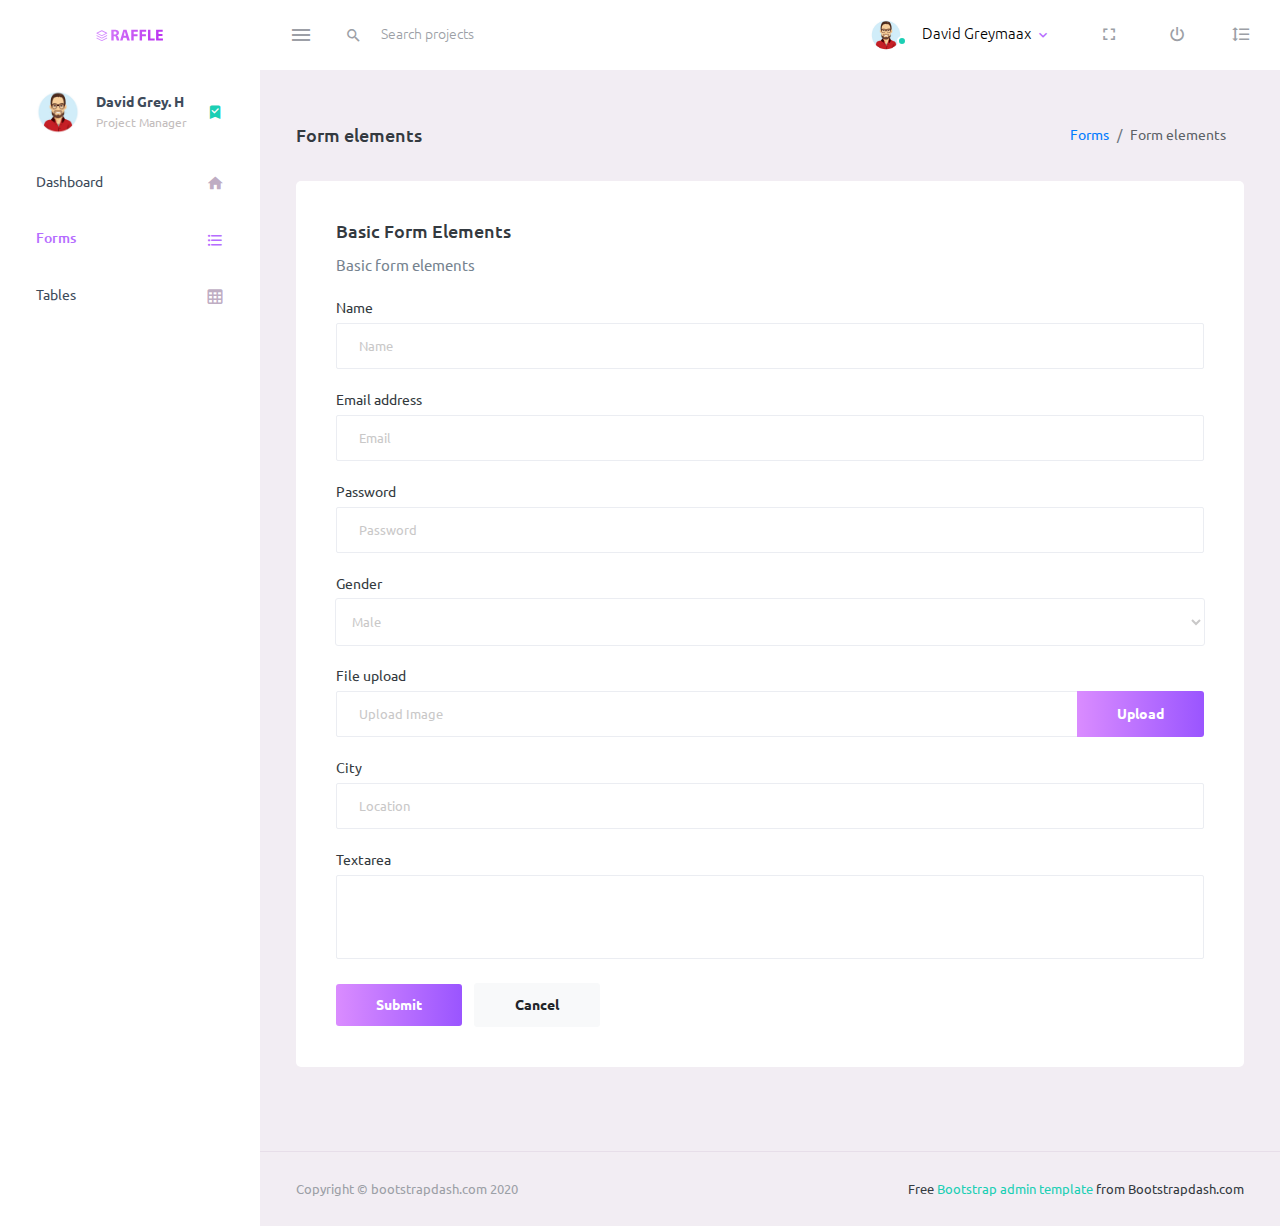
<file: wwwroot/admin-assets/pages/forms/basic_elements.html>
<!DOCTYPE html>
<html lang="en">
  
<head>
    <meta charset="utf-8">
    <meta name="viewport" content="width=device-width, initial-scale=1, shrink-to-fit=no">
    <title>Purple Admin</title>
    <link rel="stylesheet" href="../../assets/vendors/mdi/css/materialdesignicons.min.css">
    <link rel="stylesheet" href="../../assets/vendors/css/vendor.bundle.base.css">
    <link rel="stylesheet" href="../../assets/css/style.css">
    <link rel="shortcut icon" href="../../assets/images/favicon.ico" />
  </head>
  <body>
    <div class="container-scroller">
      <nav class="navbar default-layout-navbar col-lg-12 col-12 p-0 fixed-top d-flex flex-row">
        <div class="text-center navbar-brand-wrapper d-flex align-items-center justify-content-center">
          <a class="navbar-brand brand-logo" href="../../index.html"><img src="../../assets/images/logo.svg" alt="logo" /></a>
          <a class="navbar-brand brand-logo-mini" href="../../index.html"><img src="../../assets/images/logo-mini.svg" alt="logo" /></a>
        </div>
        <div class="navbar-menu-wrapper d-flex align-items-stretch">
          <button class="navbar-toggler navbar-toggler align-self-center" type="button" data-toggle="minimize">
            <span class="mdi mdi-menu"></span>
          </button>
          <div class="search-field d-none d-md-block">
            <form class="d-flex align-items-center h-100" action="#">
              <div class="input-group">
                <div class="input-group-prepend bg-transparent">
                  <i class="input-group-text border-0 mdi mdi-magnify"></i>
                </div>
                <input type="text" class="form-control bg-transparent border-0" placeholder="Search projects">
              </div>
            </form>
          </div>
          <ul class="navbar-nav navbar-nav-right">
            <li class="nav-item nav-profile dropdown">
              <a class="nav-link dropdown-toggle" id="profileDropdown" href="#" data-toggle="dropdown" aria-expanded="false">
                <div class="nav-profile-img">
                  <img src="../../assets/images/faces/face1.jpg" alt="image">
                  <span class="availability-status online"></span>
                </div>
                <div class="nav-profile-text">
                  <p class="mb-1 text-black">David Greymaax</p>
                </div>
              </a>
              <div class="dropdown-menu navbar-dropdown" aria-labelledby="profileDropdown">
                <a class="dropdown-item" href="#">
                  <i class="mdi mdi-cached mr-2 text-success"></i>Update Profile</a>
                <div class="dropdown-divider"></div>
                <a class="dropdown-item" href="#">
                  <i class="mdi mdi-logout mr-2 text-primary"></i> Signout </a>
              </div>
            </li>
            <li class="nav-item d-none d-lg-block full-screen-link">
              <a class="nav-link">
                <i class="mdi mdi-fullscreen" id="fullscreen-button"></i>
              </a>
            </li>
        
         
            <li class="nav-item nav-logout d-none d-lg-block">
              <a class="nav-link" href="#">
                <i class="mdi mdi-power"></i>
              </a>
            </li>
            <li class="nav-item nav-settings d-none d-lg-block">
              <a class="nav-link" href="#">
                <i class="mdi mdi-format-line-spacing"></i>
              </a>
            </li>
          </ul>
          <button class="navbar-toggler navbar-toggler-right d-lg-none align-self-center" type="button" data-toggle="offcanvas">
            <span class="mdi mdi-menu"></span>
          </button>
        </div>
      </nav> 
      <div class="container-fluid page-body-wrapper"> 
        <nav class="sidebar sidebar-offcanvas" id="sidebar">
          <ul class="nav">
            <li class="nav-item nav-profile">
              <a href="#" class="nav-link">
                <div class="nav-profile-image">
                  <img src="../../assets/images/faces/face1.jpg" alt="profile">
                  <span class="login-status online"></span>
                  
                </div>
                <div class="nav-profile-text d-flex flex-column">
                  <span class="font-weight-bold mb-2">David Grey. H</span>
                  <span class="text-secondary text-small">Project Manager</span>
                </div>
                <i class="mdi mdi-bookmark-check text-success nav-profile-badge"></i>
              </a>
            </li>
            <li class="nav-item">
              <a class="nav-link" href="../../index.html">
                <span class="menu-title">Dashboard</span>
                <i class="mdi mdi-home menu-icon"></i>
              </a>
            </li>  
            <li class="nav-item">
              <a class="nav-link" href="basic_elements.html">
                <span class="menu-title">Forms</span>
                <i class="mdi mdi-format-list-bulleted menu-icon"></i>
              </a>
            </li> 
            <li class="nav-item">
              <a class="nav-link" href="../tables/basic-table.html">
                <span class="menu-title">Tables</span>
                <i class="mdi mdi-table-large menu-icon"></i>
              </a>
            </li>
            
          </ul>
        </nav>
        
        <div class="main-panel">
          <div class="content-wrapper">
            <div class="page-header">
              <h3 class="page-title"> Form elements </h3>
              <nav aria-label="breadcrumb">
                <ol class="breadcrumb">
                  <li class="breadcrumb-item"><a href="#">Forms</a></li>
                  <li class="breadcrumb-item active" aria-current="page">Form elements</li>
                </ol>
              </nav>
            </div>
            <div class="row"> 
              <div class="col-12 grid-margin stretch-card">
                <div class="card">
                  <div class="card-body">
                    <h4 class="card-title">Basic form elements</h4>
                    <p class="card-description"> Basic form elements </p>
                    <form class="forms-sample">
                      <div class="form-group">
                        <label for="exampleInputName1">Name</label>
                        <input type="text" class="form-control" id="exampleInputName1" placeholder="Name">
                      </div>
                      <div class="form-group">
                        <label for="exampleInputEmail3">Email address</label>
                        <input type="email" class="form-control" id="exampleInputEmail3" placeholder="Email">
                      </div>
                      <div class="form-group">
                        <label for="exampleInputPassword4">Password</label>
                        <input type="password" class="form-control" id="exampleInputPassword4" placeholder="Password">
                      </div>
                      <div class="form-group">
                        <label for="exampleSelectGender">Gender</label>
                        <select class="form-control" id="exampleSelectGender">
                          <option>Male</option>
                          <option>Female</option>
                        </select>
                      </div>
                      <div class="form-group">
                        <label>File upload</label>
                        <input type="file" name="img[]" class="file-upload-default">
                        <div class="input-group col-xs-12">
                          <input type="text" class="form-control file-upload-info" disabled placeholder="Upload Image">
                          <span class="input-group-append">
                            <button class="file-upload-browse btn btn-gradient-primary" type="button">Upload</button>
                          </span>
                        </div>
                      </div>
                      <div class="form-group">
                        <label for="exampleInputCity1">City</label>
                        <input type="text" class="form-control" id="exampleInputCity1" placeholder="Location">
                      </div>
                      <div class="form-group">
                        <label for="exampleTextarea1">Textarea</label>
                        <textarea class="form-control" id="exampleTextarea1" rows="4"></textarea>
                      </div>
                      <button type="submit" class="btn btn-gradient-primary mr-2">Submit</button>
                      <button class="btn btn-light">Cancel</button>
                    </form>
                  </div>
                </div>
              </div> 
            </div>
          </div> 
          <footer class="footer">
            <div class="container-fluid clearfix">
              <span class="text-muted d-block text-center text-sm-left d-sm-inline-block">Copyright © bootstrapdash.com 2020</span>
              <span class="float-none float-sm-right d-block mt-1 mt-sm-0 text-center"> Free <a href="https://www.bootstrapdash.com/bootstrap-admin-template/" target="_blank">Bootstrap admin template</a> from Bootstrapdash.com</span>
            </div>
          </footer> 
        </div> 
      </div> 
    </div> 
    <script src="../../assets/vendors/js/vendor.bundle.base.js"></script> 
    <script src="../../assets/js/off-canvas.js"></script>
    <script src="../../assets/js/hoverable-collapse.js"></script>
    <script src="../../assets/js/misc.js"></script> 
    <script src="../../assets/js/file-upload.js"></script> 
  </body> 
  </html>
</file>
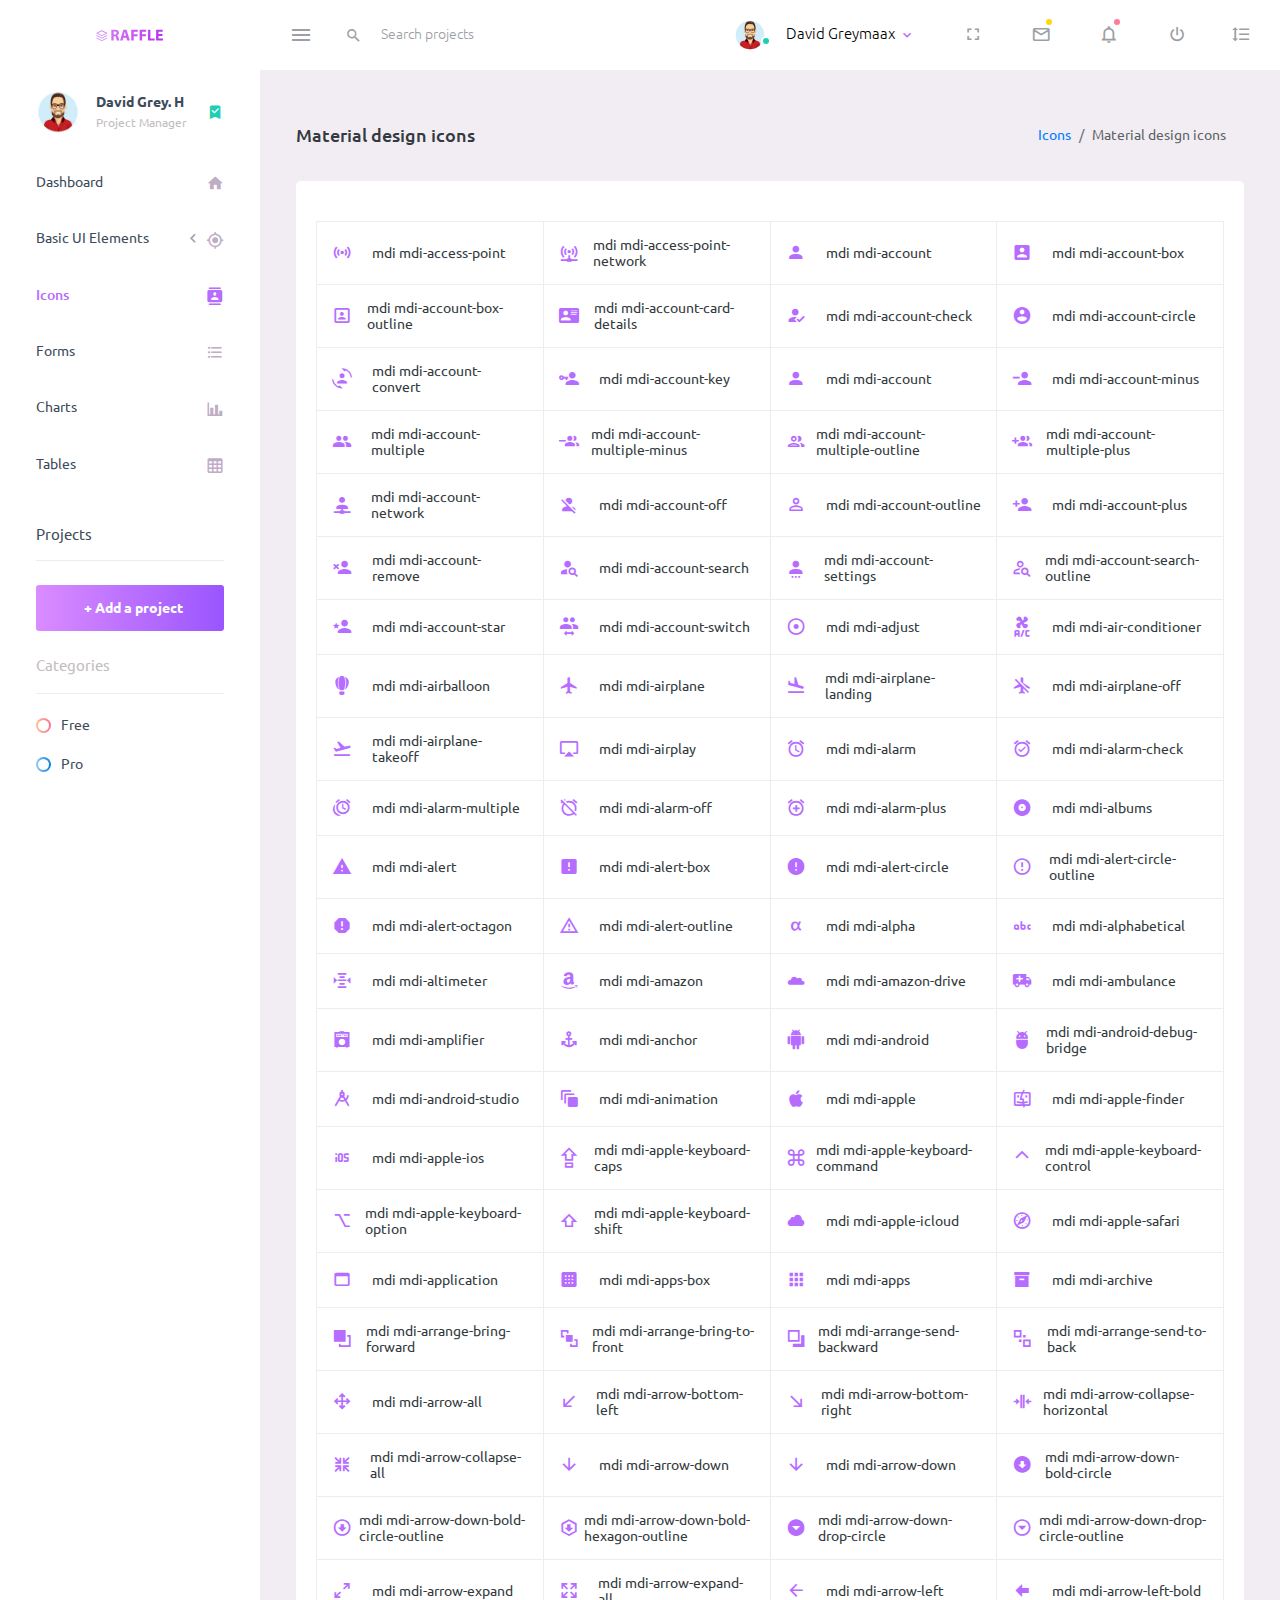
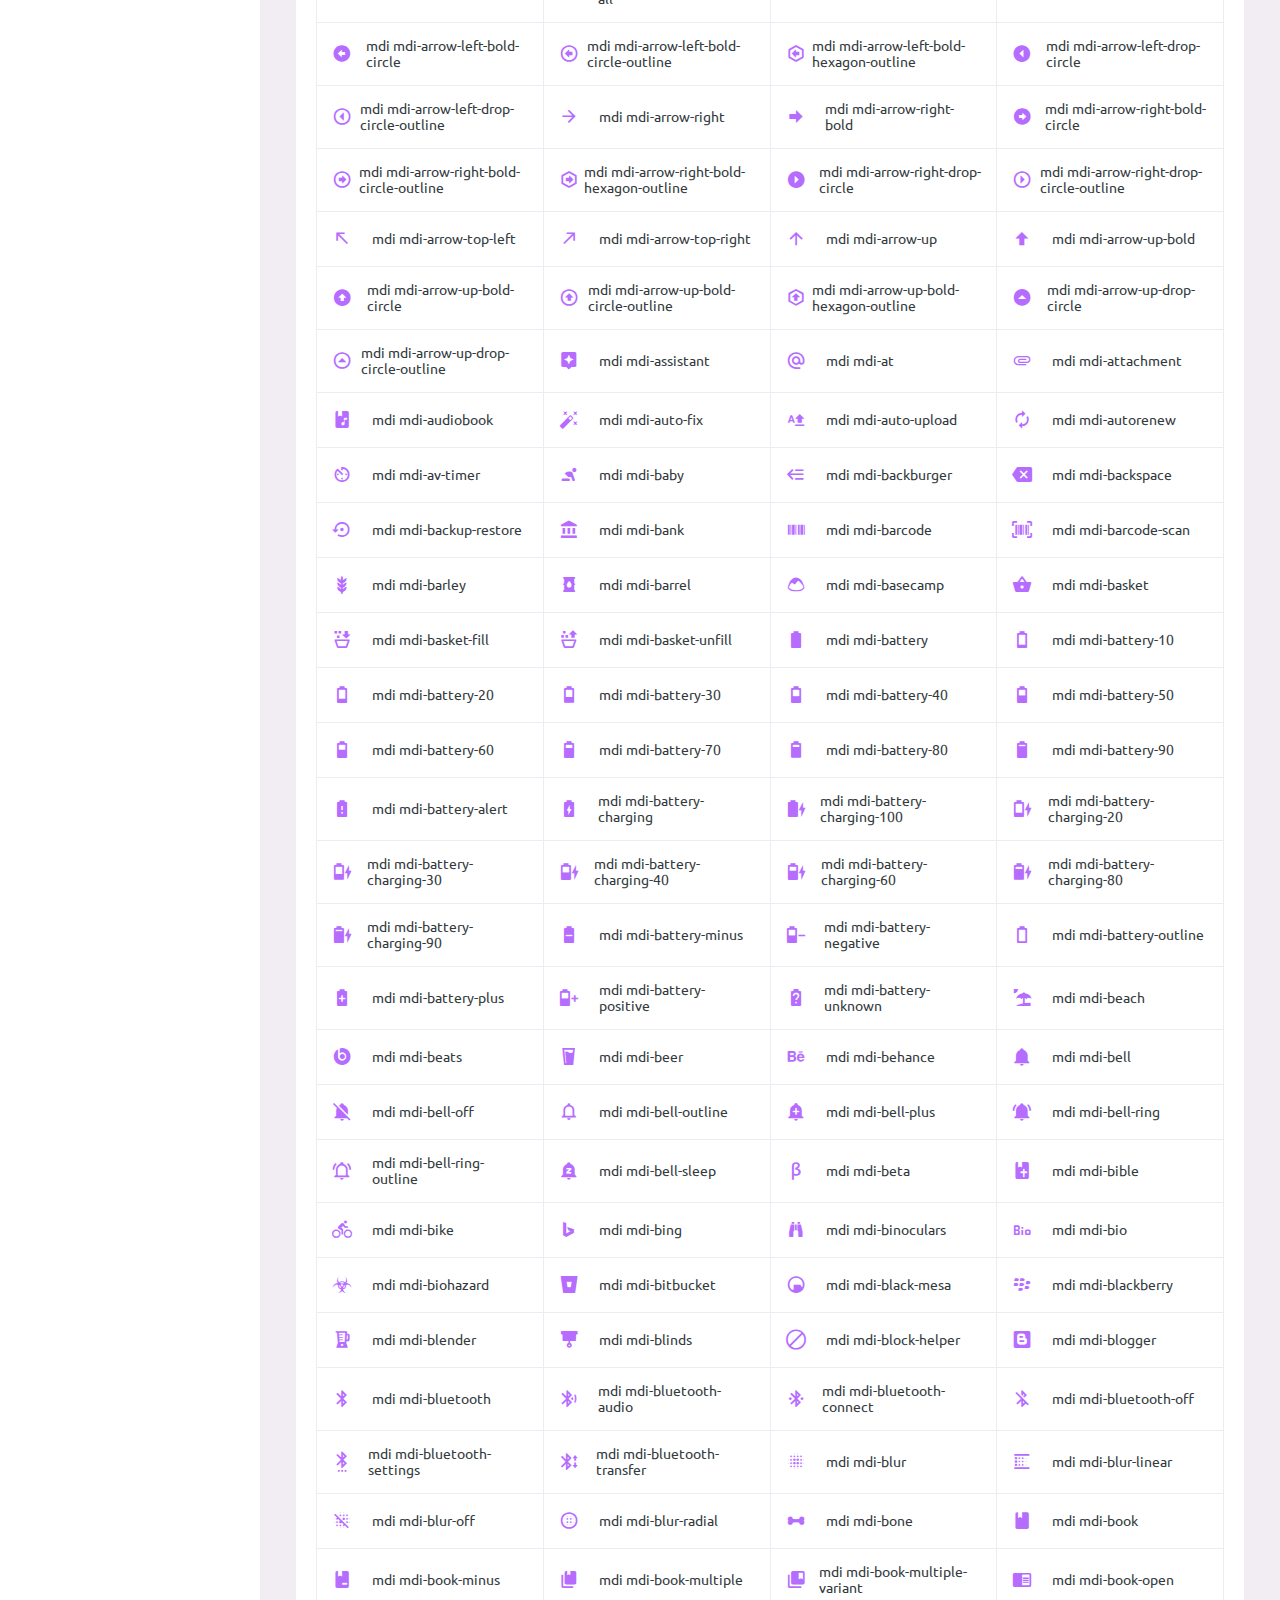
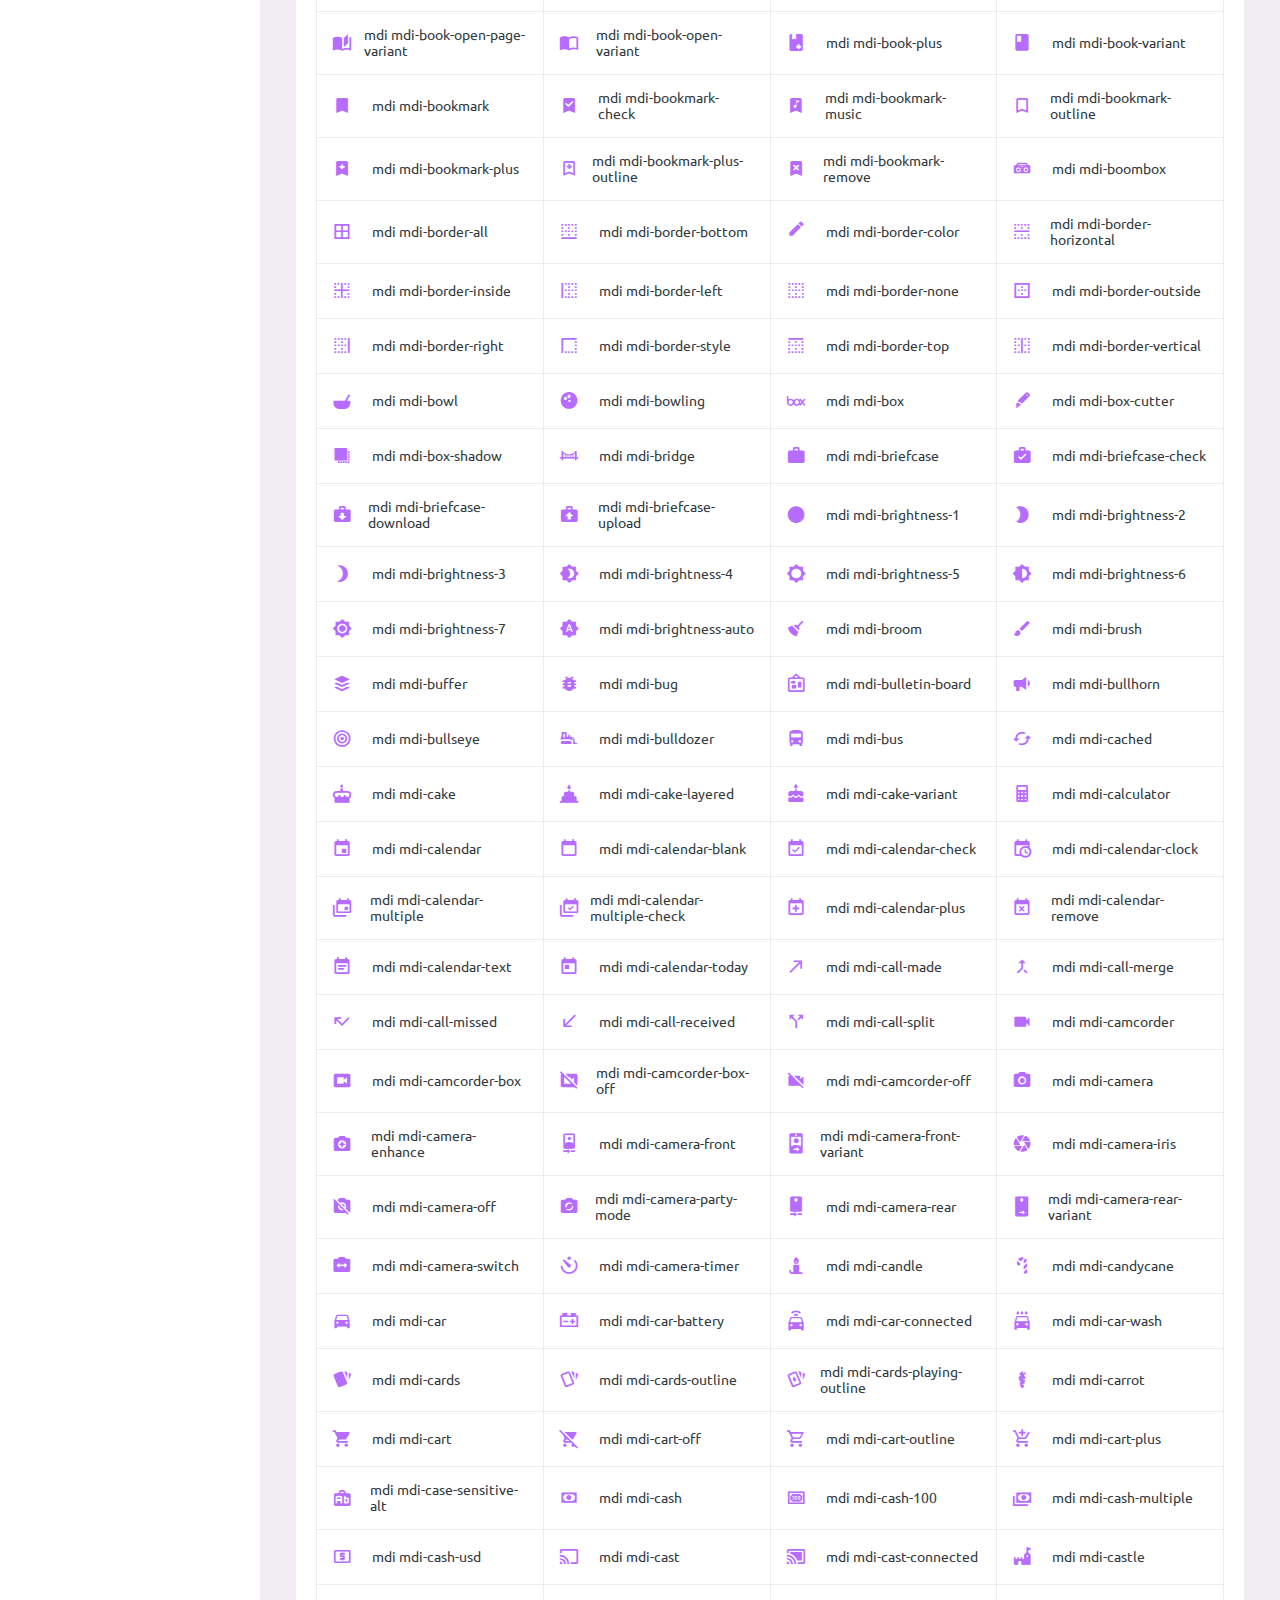
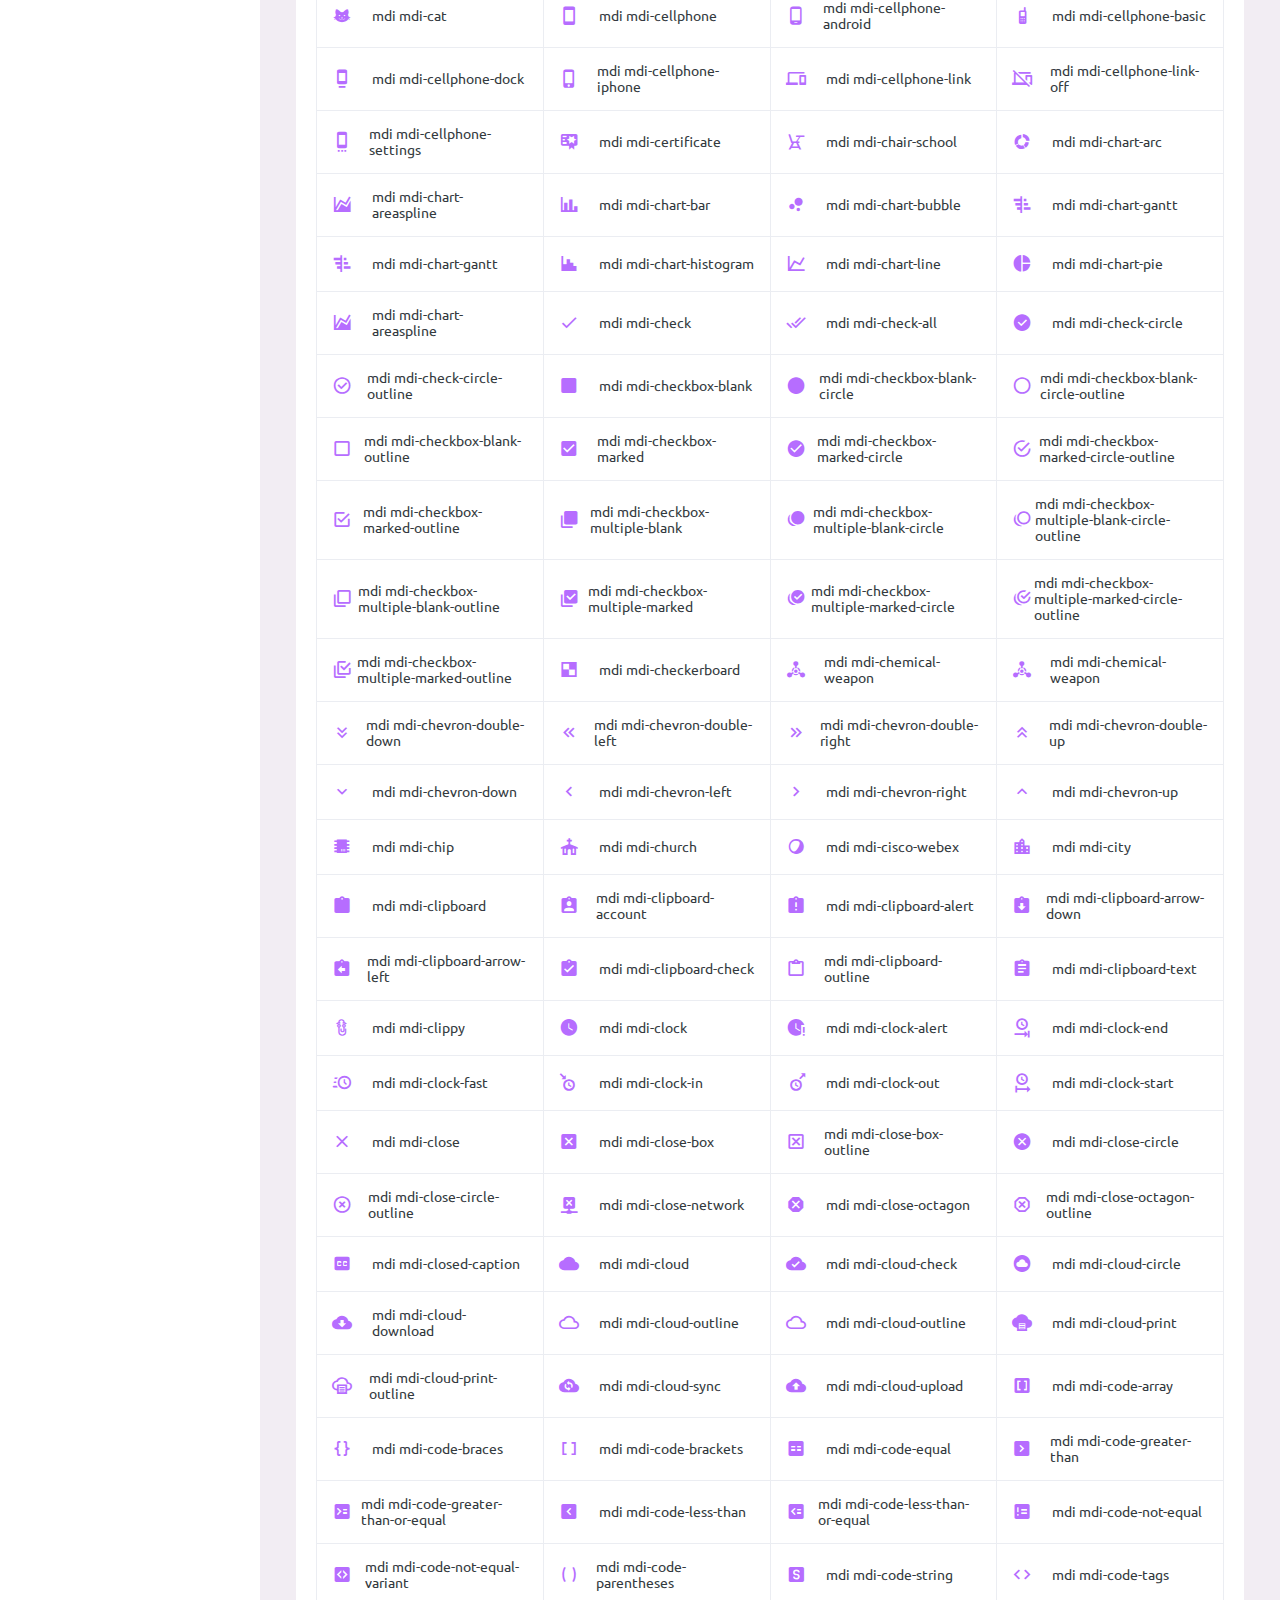
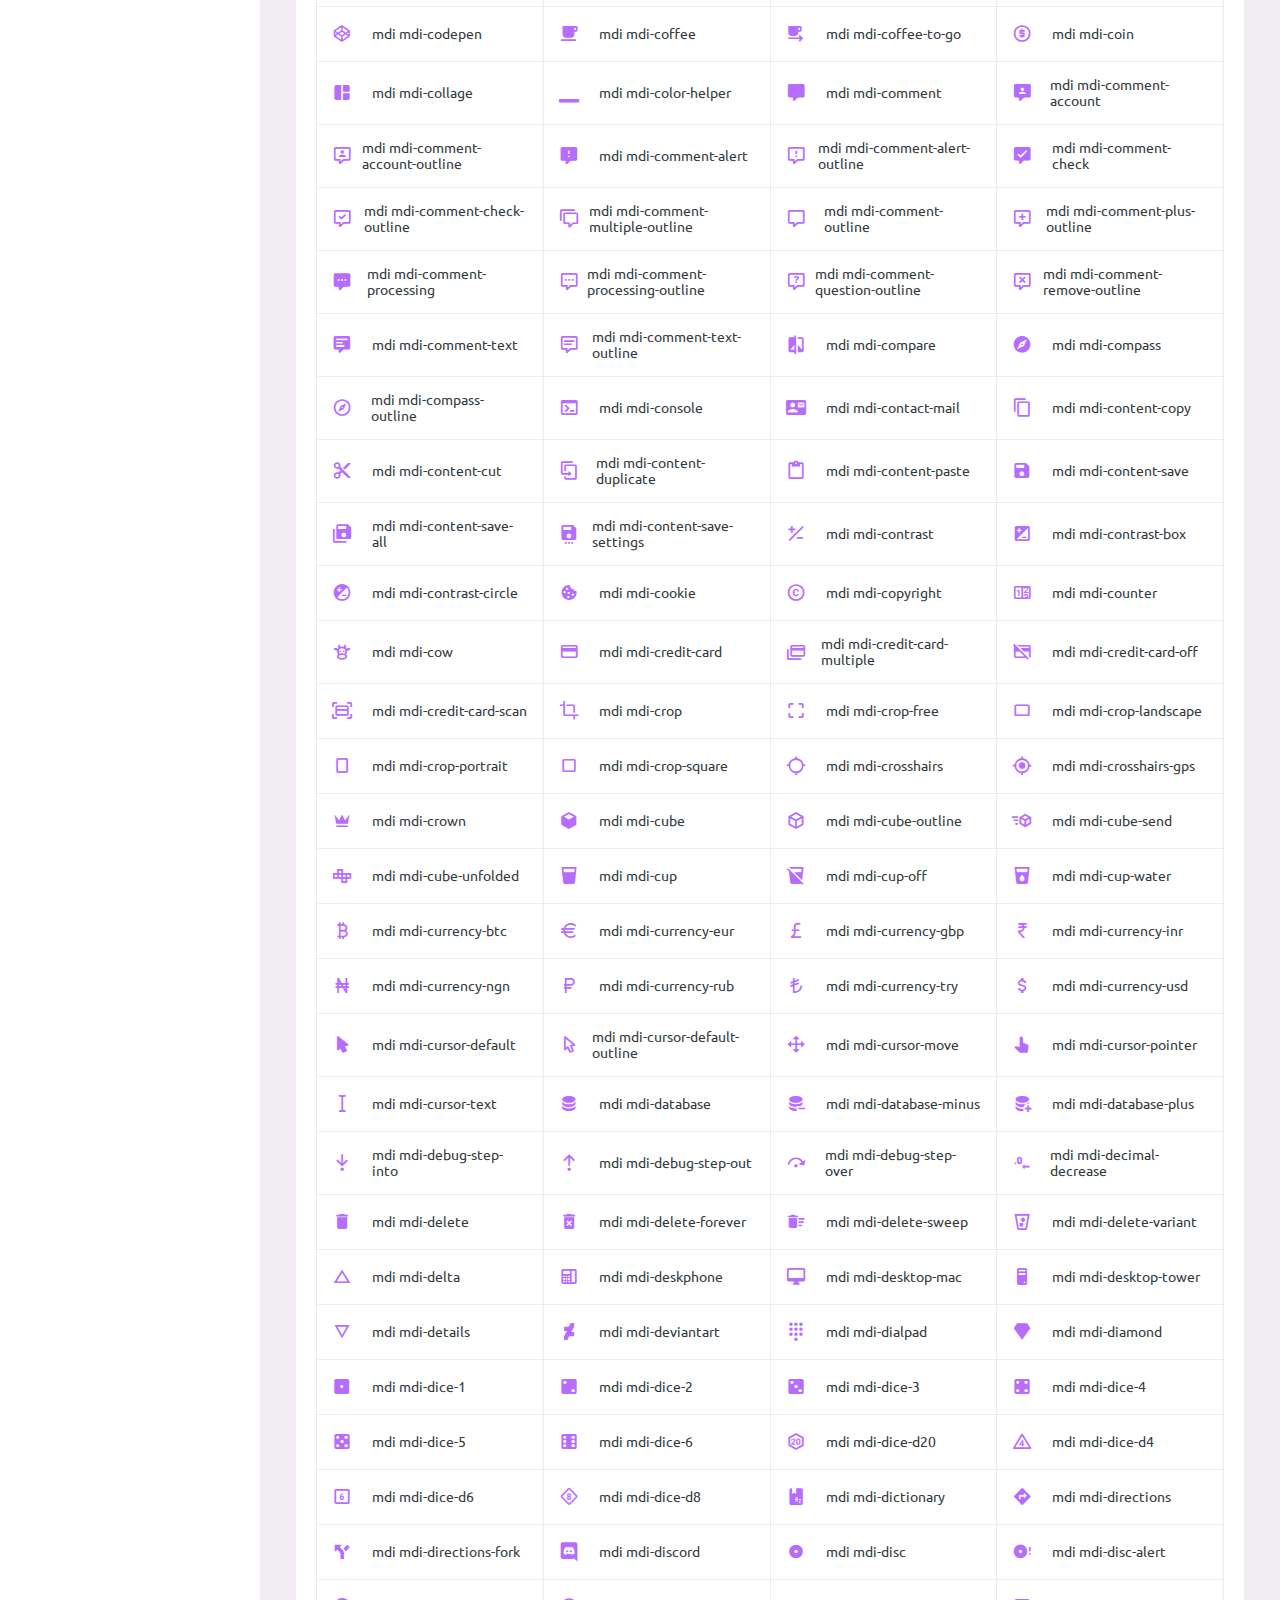
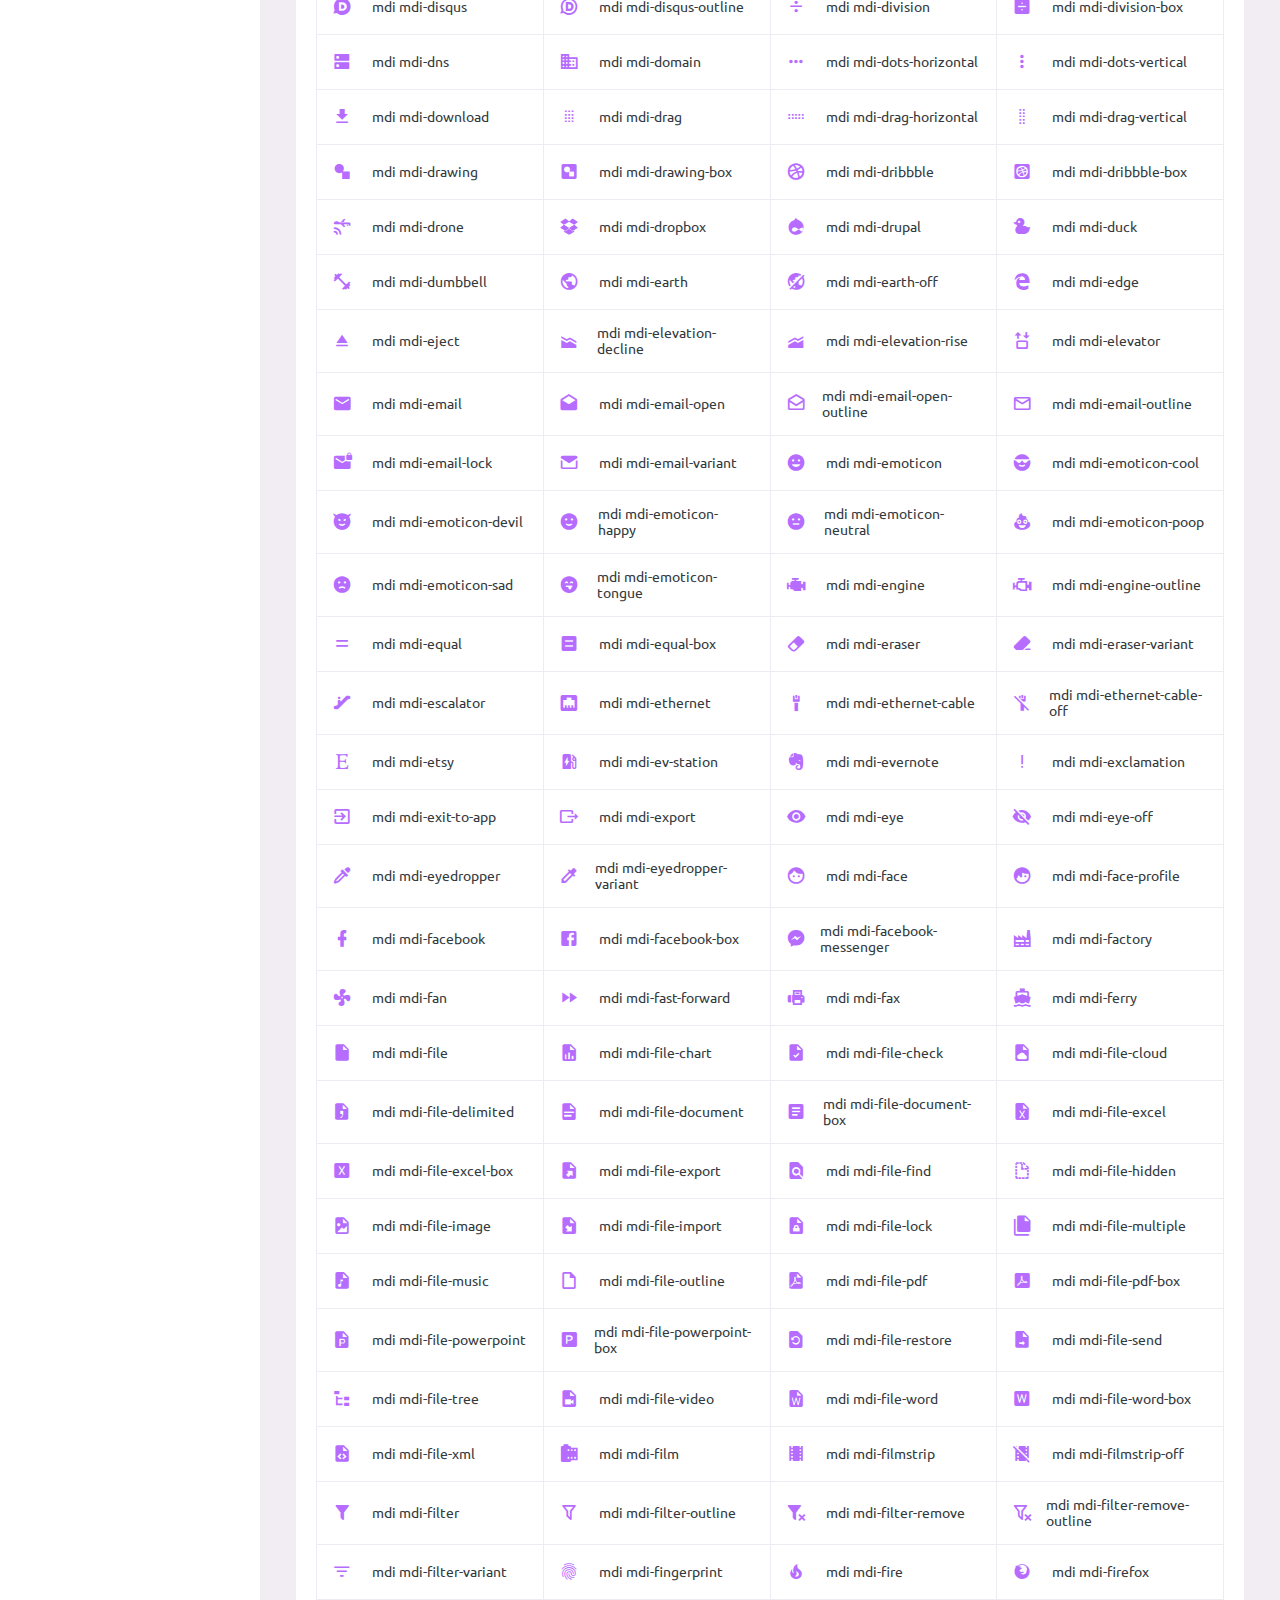
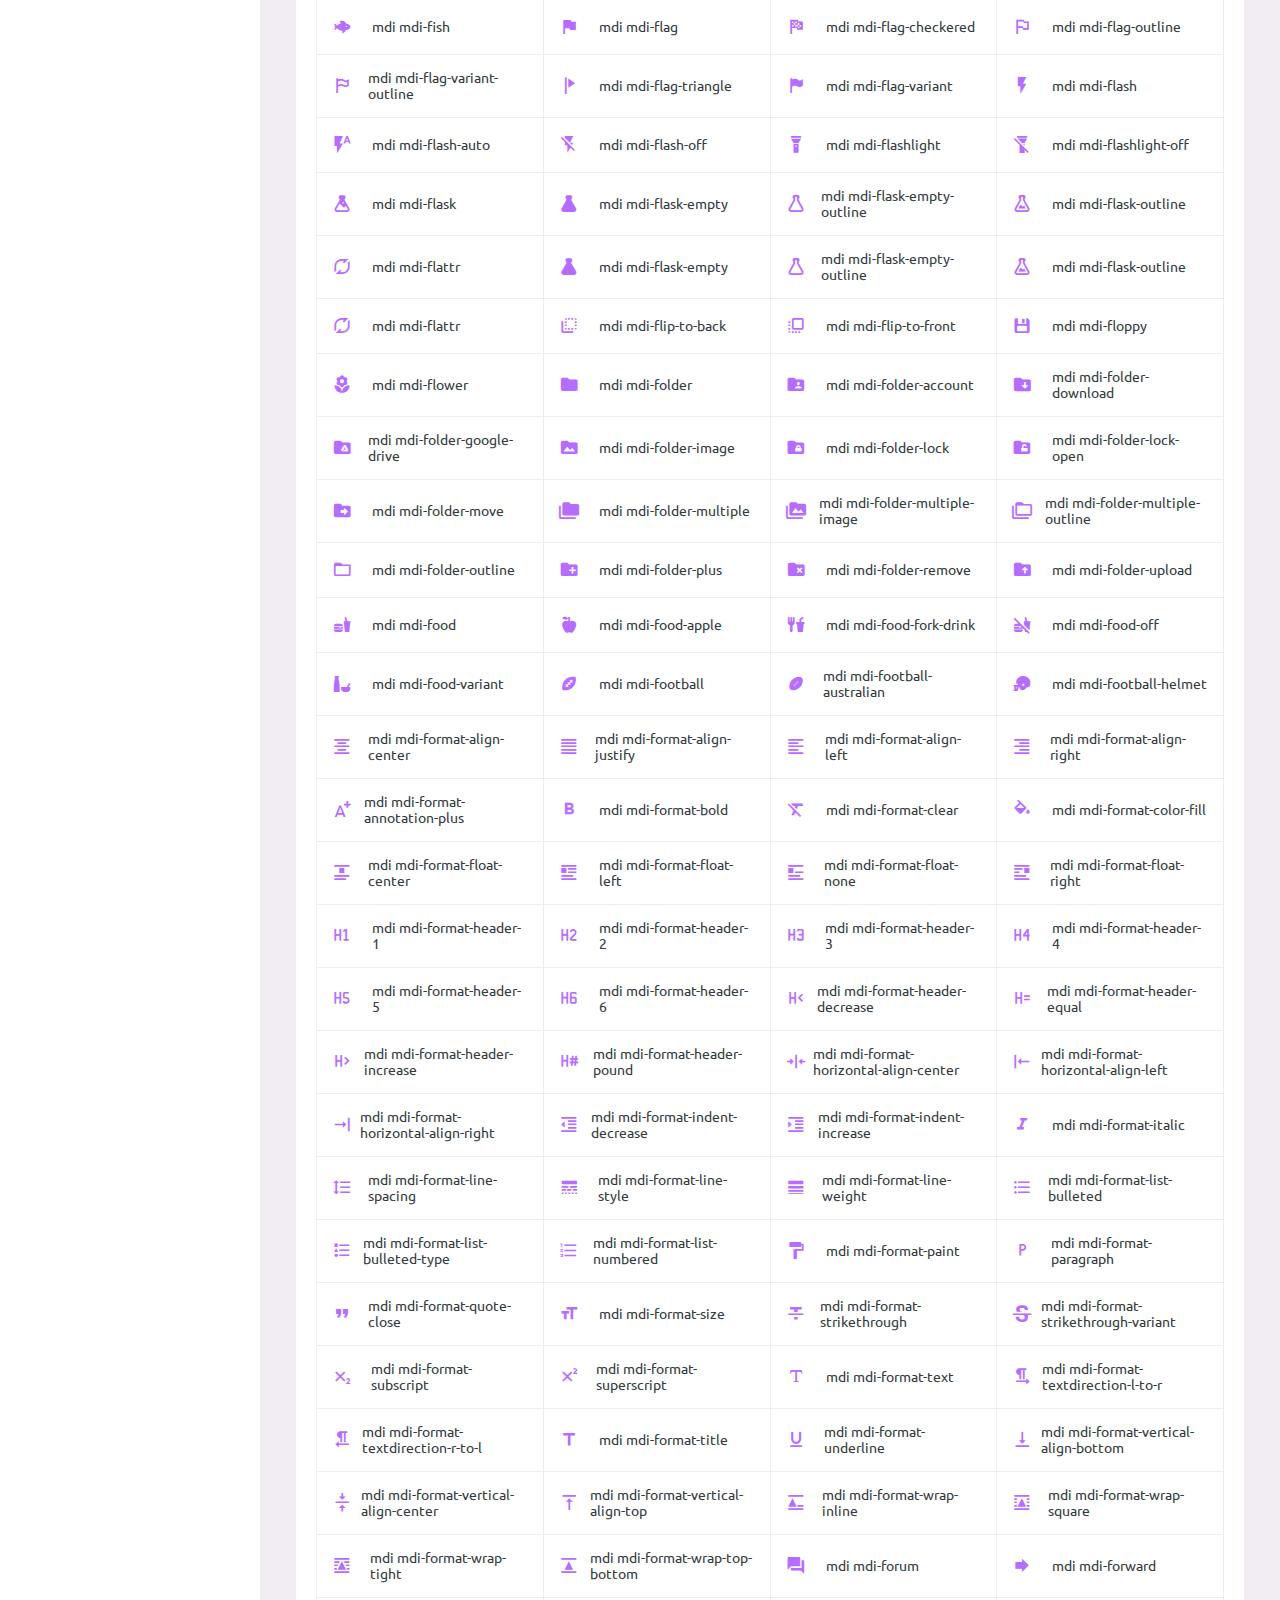
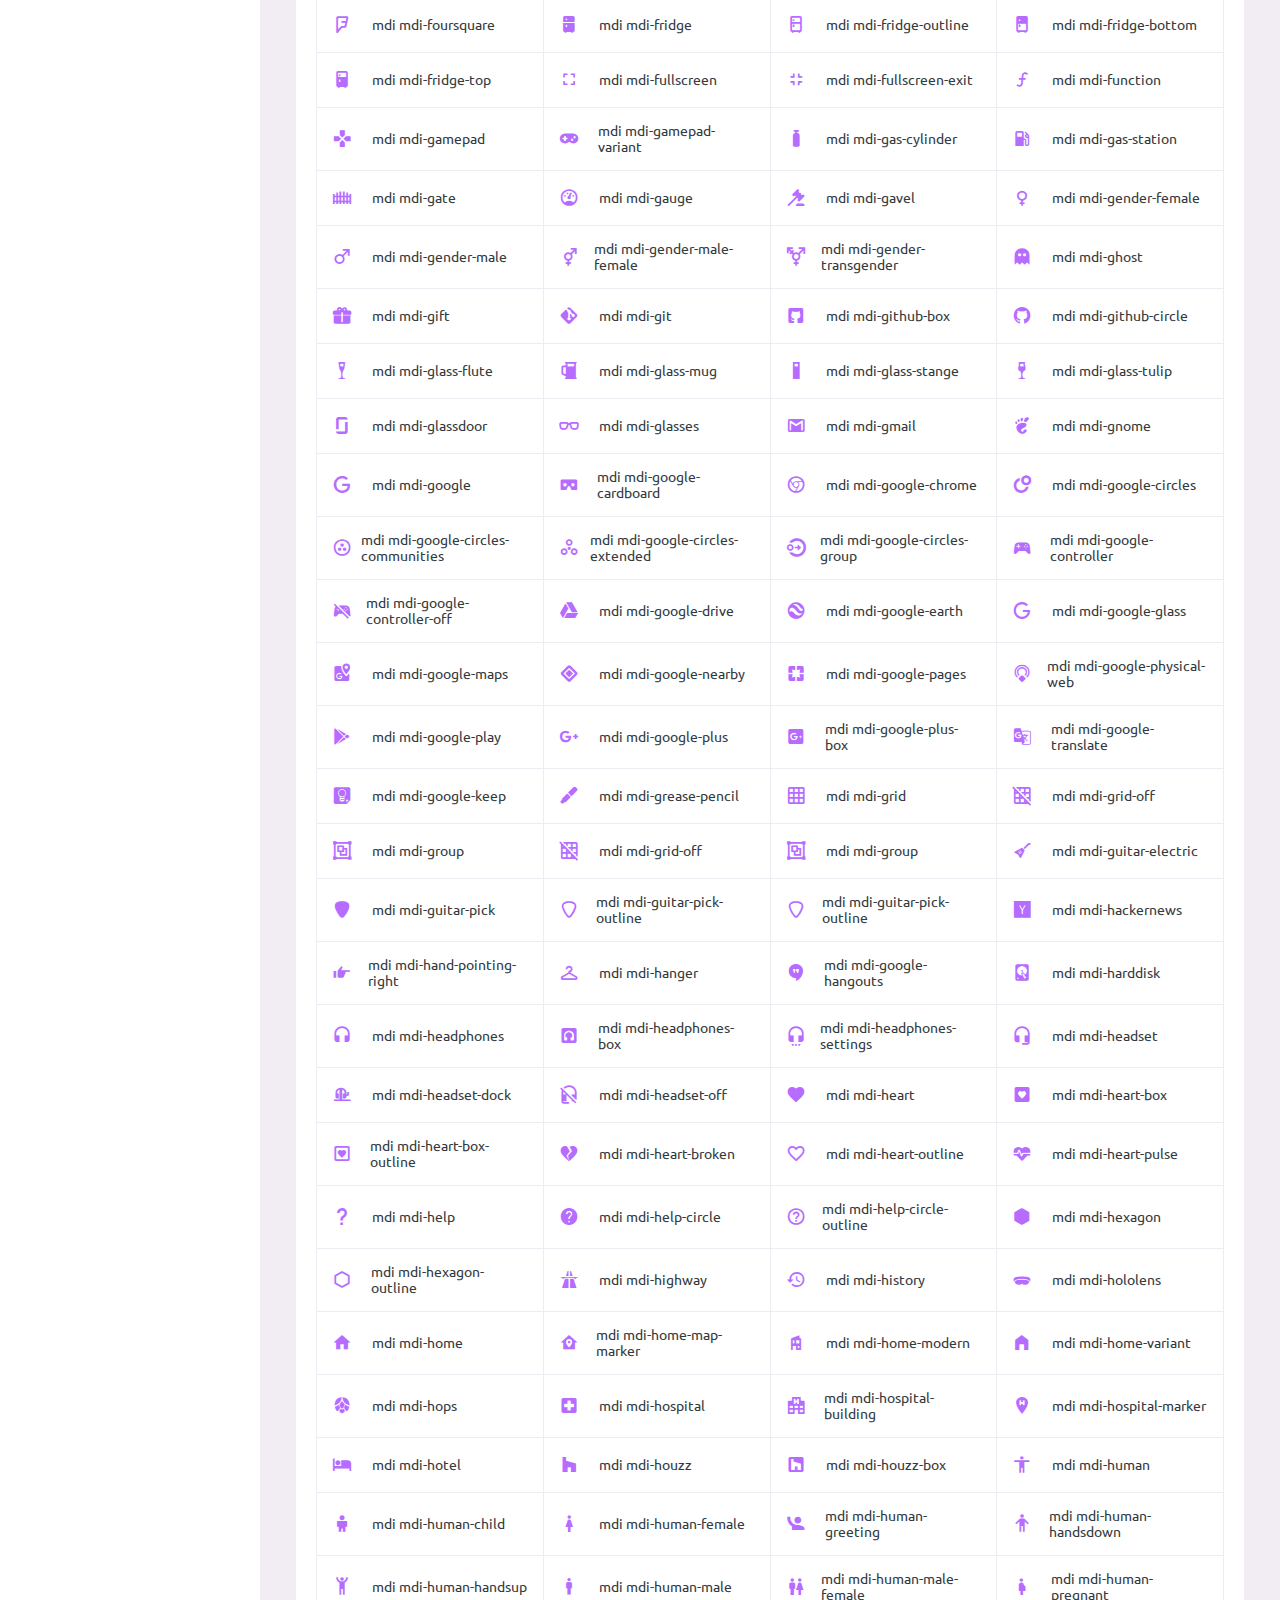
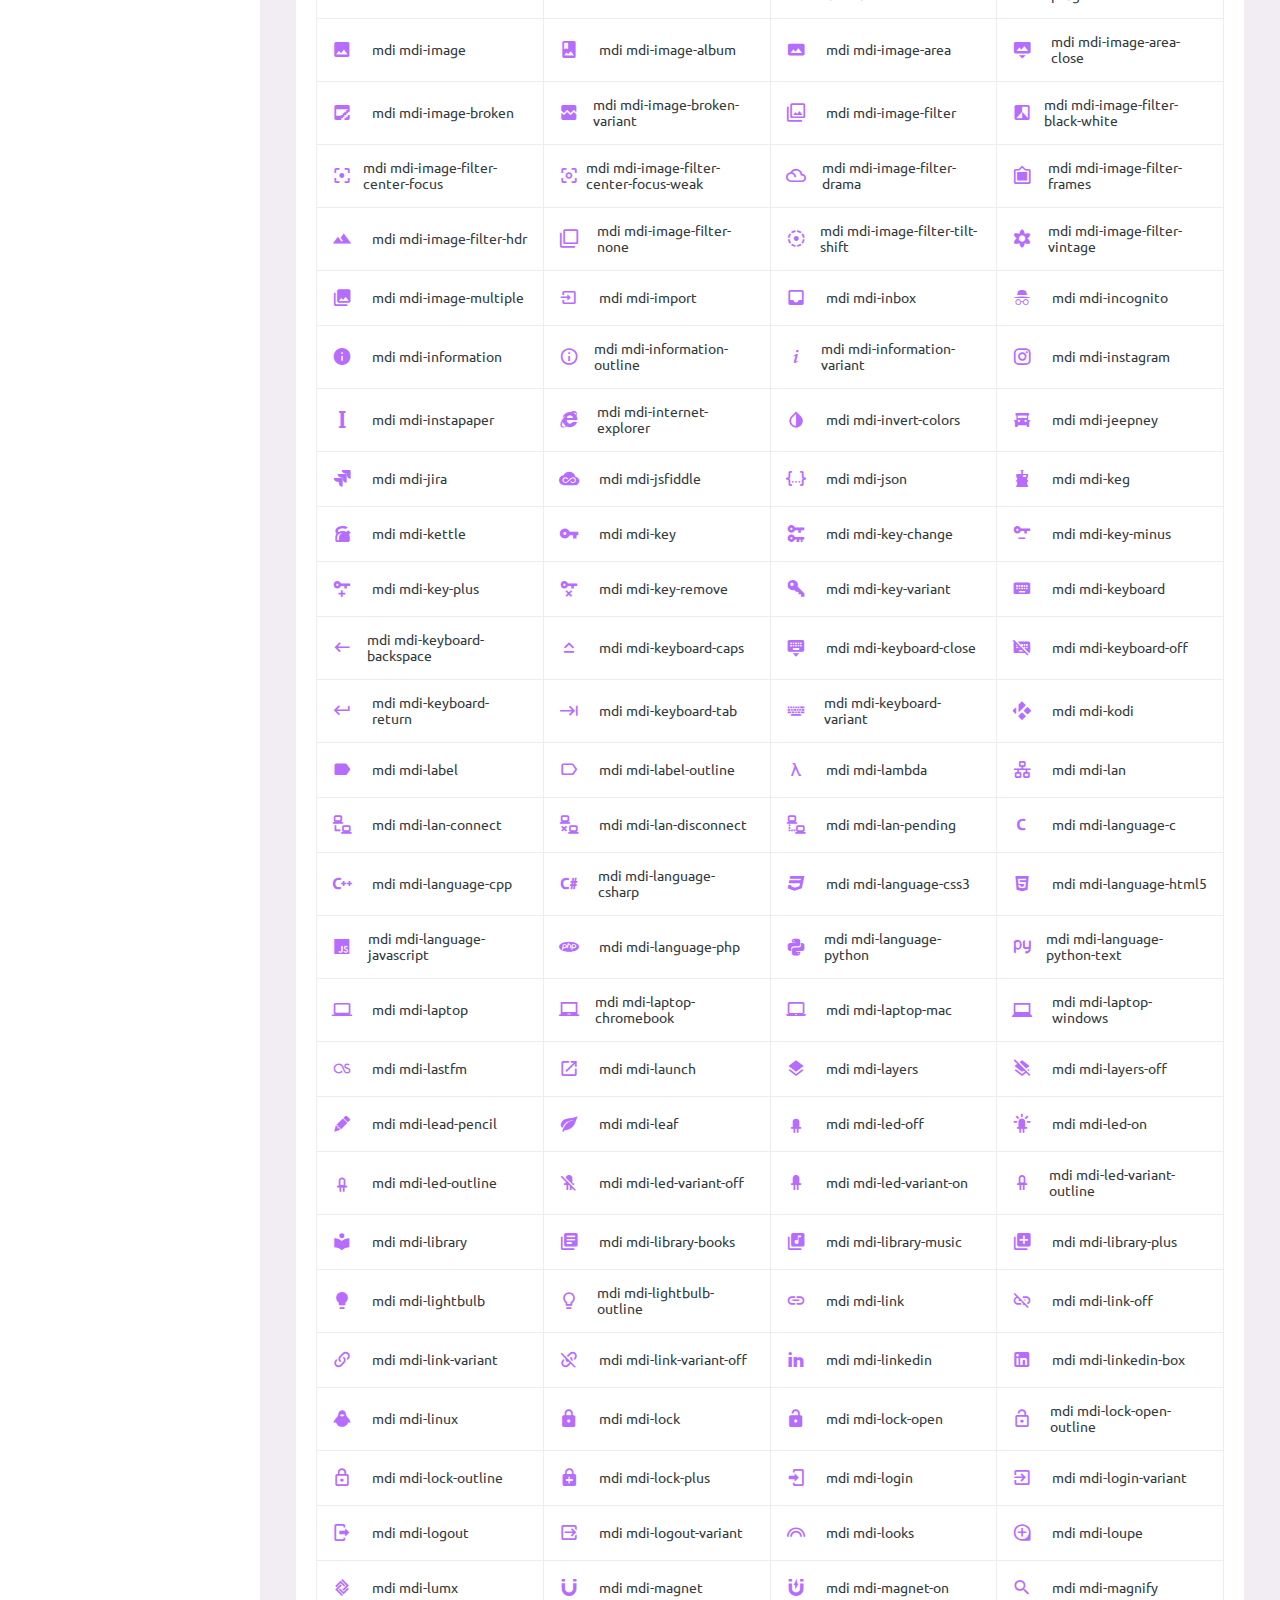
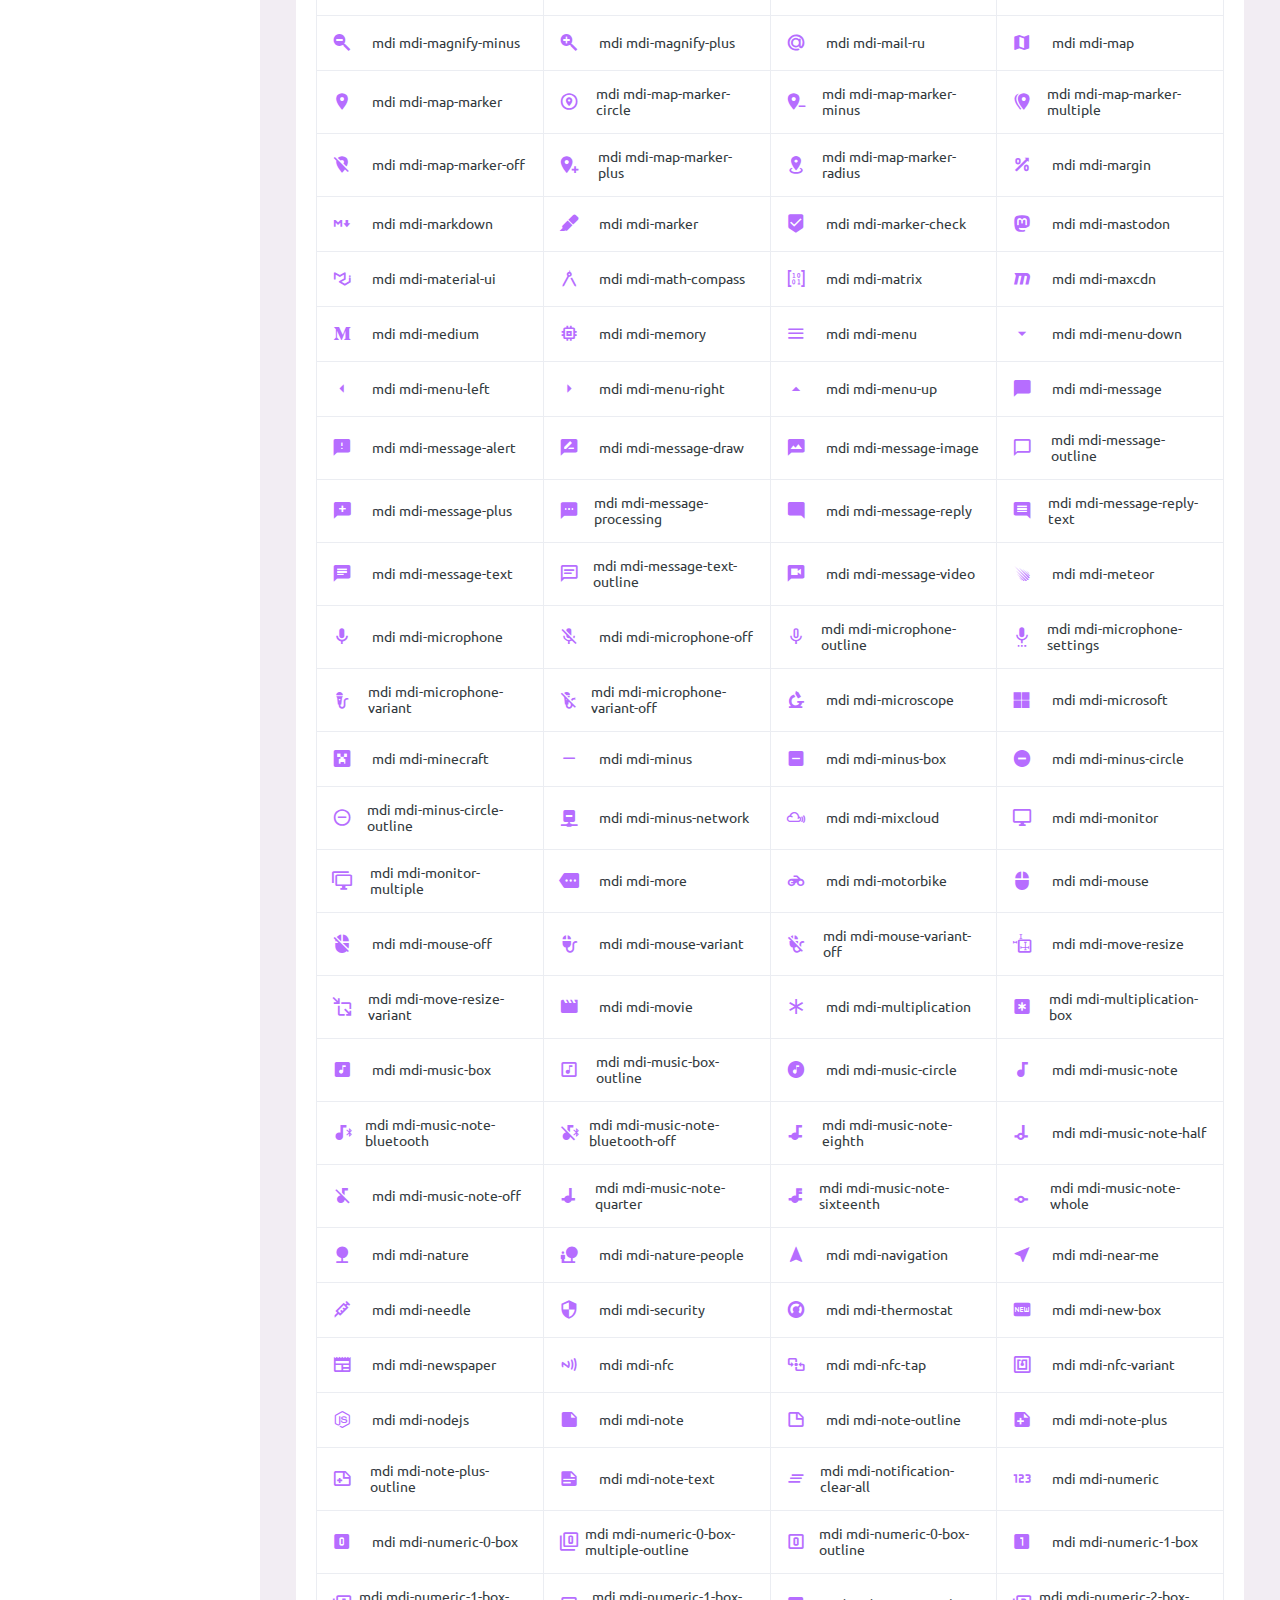
<file: wwwroot/admin-assets/pages/icons/mdi.html>
<!DOCTYPE html>
<html lang="en">
  
<!-- Mirrored from www.bootstrapdash.com/demo/purple-admin-free/pages/icons/mdi.html by HTTrack Website Copier/3.x [XR&CO'2014], Mon, 22 Aug 2022 05:55:58 GMT -->
<head>
    <!-- Required meta tags -->
    <meta charset="utf-8">
    <meta name="viewport" content="width=device-width, initial-scale=1, shrink-to-fit=no">
    <title>Purple Admin</title>
    <!-- plugins:css -->
    <link rel="stylesheet" href="../../assets/vendors/mdi/css/materialdesignicons.min.css">
    <link rel="stylesheet" href="../../assets/vendors/css/vendor.bundle.base.css">
    <!-- endinject -->
    <!-- Plugin css for this page -->
    <!-- End Plugin css for this page -->
    <!-- inject:css -->
    <!-- endinject -->
    <!-- Layout styles -->
    <link rel="stylesheet" href="../../assets/css/style.css">
    
    <link rel="shortcut icon" href="../../assets/images/favicon.ico" />
  </head>
  <body>
    <div class=" container-scroller">
      
      <nav class="navbar default-layout-navbar col-lg-12 col-12 p-0 fixed-top d-flex flex-row">
        <div class="text-center navbar-brand-wrapper d-flex align-items-center justify-content-center">
          <a class="navbar-brand brand-logo" href="../../index.html"><img src="../../assets/images/logo.svg" alt="logo" /></a>
          <a class="navbar-brand brand-logo-mini" href="../../index.html"><img src="../../assets/images/logo-mini.svg" alt="logo" /></a>
        </div>
        <div class="navbar-menu-wrapper d-flex align-items-stretch">
          <button class="navbar-toggler navbar-toggler align-self-center" type="button" data-toggle="minimize">
            <span class="mdi mdi-menu"></span>
          </button>
          <div class="search-field d-none d-md-block">
            <form class="d-flex align-items-center h-100" action="#">
              <div class="input-group">
                <div class="input-group-prepend bg-transparent">
                  <i class="input-group-text border-0 mdi mdi-magnify"></i>
                </div>
                <input type="text" class="form-control bg-transparent border-0" placeholder="Search projects">
              </div>
            </form>
          </div>
          <ul class="navbar-nav navbar-nav-right">
            <li class="nav-item nav-profile dropdown">
              <a class="nav-link dropdown-toggle" id="profileDropdown" href="#" data-toggle="dropdown" aria-expanded="false">
                <div class="nav-profile-img">
                  <img src="../../assets/images/faces/face1.jpg" alt="image">
                  <span class="availability-status online"></span>
                </div>
                <div class="nav-profile-text">
                  <p class="mb-1 text-black">David Greymaax</p>
                </div>
              </a>
              <div class="dropdown-menu navbar-dropdown" aria-labelledby="profileDropdown">
                <a class="dropdown-item" href="#">
                  <i class="mdi mdi-cached mr-2 text-success"></i> Activity Log </a>
                <div class="dropdown-divider"></div>
                <a class="dropdown-item" href="#">
                  <i class="mdi mdi-logout mr-2 text-primary"></i> Signout </a>
              </div>
            </li>
            <li class="nav-item d-none d-lg-block full-screen-link">
              <a class="nav-link">
                <i class="mdi mdi-fullscreen" id="fullscreen-button"></i>
              </a>
            </li>
            <li class="nav-item dropdown">
              <a class="nav-link count-indicator dropdown-toggle" id="messageDropdown" href="#" data-toggle="dropdown" aria-expanded="false">
                <i class="mdi mdi-email-outline"></i>
                <span class="count-symbol bg-warning"></span>
              </a>
              <div class="dropdown-menu dropdown-menu-right navbar-dropdown preview-list" aria-labelledby="messageDropdown">
                <h6 class="p-3 mb-0">Messages</h6>
                <div class="dropdown-divider"></div>
                <a class="dropdown-item preview-item">
                  <div class="preview-thumbnail">
                    <img src="../../assets/images/faces/face4.jpg" alt="image" class="profile-pic">
                  </div>
                  <div class="preview-item-content d-flex align-items-start flex-column justify-content-center">
                    <h6 class="preview-subject ellipsis mb-1 font-weight-normal">Mark send you a message</h6>
                    <p class="text-gray mb-0"> 1 Minutes ago </p>
                  </div>
                </a>
                <div class="dropdown-divider"></div>
                <a class="dropdown-item preview-item">
                  <div class="preview-thumbnail">
                    <img src="../../assets/images/faces/face2.jpg" alt="image" class="profile-pic">
                  </div>
                  <div class="preview-item-content d-flex align-items-start flex-column justify-content-center">
                    <h6 class="preview-subject ellipsis mb-1 font-weight-normal">Cregh send you a message</h6>
                    <p class="text-gray mb-0"> 15 Minutes ago </p>
                  </div>
                </a>
                <div class="dropdown-divider"></div>
                <a class="dropdown-item preview-item">
                  <div class="preview-thumbnail">
                    <img src="../../assets/images/faces/face3.jpg" alt="image" class="profile-pic">
                  </div>
                  <div class="preview-item-content d-flex align-items-start flex-column justify-content-center">
                    <h6 class="preview-subject ellipsis mb-1 font-weight-normal">Profile picture updated</h6>
                    <p class="text-gray mb-0"> 18 Minutes ago </p>
                  </div>
                </a>
                <div class="dropdown-divider"></div>
                <h6 class="p-3 mb-0 text-center">4 new messages</h6>
              </div>
            </li>
            <li class="nav-item dropdown">
              <a class="nav-link count-indicator dropdown-toggle" id="notificationDropdown" href="#" data-toggle="dropdown">
                <i class="mdi mdi-bell-outline"></i>
                <span class="count-symbol bg-danger"></span>
              </a>
              <div class="dropdown-menu dropdown-menu-right navbar-dropdown preview-list" aria-labelledby="notificationDropdown">
                <h6 class="p-3 mb-0">Notifications</h6>
                <div class="dropdown-divider"></div>
                <a class="dropdown-item preview-item">
                  <div class="preview-thumbnail">
                    <div class="preview-icon bg-success">
                      <i class="mdi mdi-calendar"></i>
                    </div>
                  </div>
                  <div class="preview-item-content d-flex align-items-start flex-column justify-content-center">
                    <h6 class="preview-subject font-weight-normal mb-1">Event today</h6>
                    <p class="text-gray ellipsis mb-0"> Just a reminder that you have an event today </p>
                  </div>
                </a>
                <div class="dropdown-divider"></div>
                <a class="dropdown-item preview-item">
                  <div class="preview-thumbnail">
                    <div class="preview-icon bg-warning">
                      <i class="mdi mdi-settings"></i>
                    </div>
                  </div>
                  <div class="preview-item-content d-flex align-items-start flex-column justify-content-center">
                    <h6 class="preview-subject font-weight-normal mb-1">Settings</h6>
                    <p class="text-gray ellipsis mb-0"> Update dashboard </p>
                  </div>
                </a>
                <div class="dropdown-divider"></div>
                <a class="dropdown-item preview-item">
                  <div class="preview-thumbnail">
                    <div class="preview-icon bg-info">
                      <i class="mdi mdi-link-variant"></i>
                    </div>
                  </div>
                  <div class="preview-item-content d-flex align-items-start flex-column justify-content-center">
                    <h6 class="preview-subject font-weight-normal mb-1">Launch Admin</h6>
                    <p class="text-gray ellipsis mb-0"> New admin wow! </p>
                  </div>
                </a>
                <div class="dropdown-divider"></div>
                <h6 class="p-3 mb-0 text-center">See all notifications</h6>
              </div>
            </li>
            <li class="nav-item nav-logout d-none d-lg-block">
              <a class="nav-link" href="#">
                <i class="mdi mdi-power"></i>
              </a>
            </li>
            <li class="nav-item nav-settings d-none d-lg-block">
              <a class="nav-link" href="#">
                <i class="mdi mdi-format-line-spacing"></i>
              </a>
            </li>
          </ul>
          <button class="navbar-toggler navbar-toggler-right d-lg-none align-self-center" type="button" data-toggle="offcanvas">
            <span class="mdi mdi-menu"></span>
          </button>
        </div>
      </nav>
      
      <div class="container-fluid page-body-wrapper">
        
        <nav class="sidebar sidebar-offcanvas" id="sidebar">
          <ul class="nav">
            <li class="nav-item nav-profile">
              <a href="#" class="nav-link">
                <div class="nav-profile-image">
                  <img src="../../assets/images/faces/face1.jpg" alt="profile">
                  <span class="login-status online"></span>
                  
                </div>
                <div class="nav-profile-text d-flex flex-column">
                  <span class="font-weight-bold mb-2">David Grey. H</span>
                  <span class="text-secondary text-small">Project Manager</span>
                </div>
                <i class="mdi mdi-bookmark-check text-success nav-profile-badge"></i>
              </a>
            </li>
            <li class="nav-item">
              <a class="nav-link" href="../../index.html">
                <span class="menu-title">Dashboard</span>
                <i class="mdi mdi-home menu-icon"></i>
              </a>
            </li>
            <li class="nav-item">
              <a class="nav-link" data-toggle="collapse" href="#ui-basic" aria-expanded="false" aria-controls="ui-basic">
                <span class="menu-title">Basic UI Elements</span>
                <i class="menu-arrow"></i>
                <i class="mdi mdi-crosshairs-gps menu-icon"></i>
              </a>
              <div class="collapse" id="ui-basic">
                <ul class="nav flex-column sub-menu">
                  <li class="nav-item"> <a class="nav-link" href="../ui-features/buttons.html">Buttons</a></li>
                  <li class="nav-item"> <a class="nav-link" href="../ui-features/typography.html">Typography</a></li>
                </ul>
              </div>
            </li>
            <li class="nav-item">
              <a class="nav-link" href="mdi.html">
                <span class="menu-title">Icons</span>
                <i class="mdi mdi-contacts menu-icon"></i>
              </a>
            </li>
            <li class="nav-item">
              <a class="nav-link" href="../forms/basic_elements.html">
                <span class="menu-title">Forms</span>
                <i class="mdi mdi-format-list-bulleted menu-icon"></i>
              </a>
            </li>
            <li class="nav-item">
              <a class="nav-link" href="../charts/chartjs.html">
                <span class="menu-title">Charts</span>
                <i class="mdi mdi-chart-bar menu-icon"></i>
              </a>
            </li>
            <li class="nav-item">
              <a class="nav-link" href="../tables/basic-table.html">
                <span class="menu-title">Tables</span>
                <i class="mdi mdi-table-large menu-icon"></i>
              </a>
            </li>
            
            <li class="nav-item sidebar-actions">
              <span class="nav-link">
                <div class="border-bottom">
                  <h6 class="font-weight-normal mb-3">Projects</h6>
                </div>
                <button class="btn btn-block btn-lg btn-gradient-primary mt-4">+ Add a project</button>
                <div class="mt-4">
                  <div class="border-bottom">
                    <p class="text-secondary">Categories</p>
                  </div>
                  <ul class="gradient-bullet-list mt-4">
                    <li>Free</li>
                    <li>Pro</li>
                  </ul>
                </div>
              </span>
            </li>
          </ul>
        </nav>
        
        <div class="main-panel">
          <div class="content-wrapper">
            <div class="page-header">
              <h3 class="page-title"> Material design icons </h3>
              <nav aria-label="breadcrumb">
                <ol class="breadcrumb">
                  <li class="breadcrumb-item"><a href="#">Icons</a></li>
                  <li class="breadcrumb-item active" aria-current="page">Material design icons</li>
                </ol>
              </nav>
            </div>
            <div class="row">
              <div class="col-lg-12 grid-margin">
                <div class="card">
                  <div class="card-body">
                    <div class="row icons-list">
                      <div class="col-sm-6 col-md-4 col-lg-3">
                        <i class="mdi mdi-access-point"></i> mdi mdi-access-point
                      </div>
                      <div class="col-sm-6 col-md-4 col-lg-3">
                        <i class="mdi mdi-access-point-network"></i> mdi mdi-access-point-network
                      </div>
                      <div class="col-sm-6 col-md-4 col-lg-3">
                        <i class="mdi mdi-account"></i> mdi mdi-account
                      </div>
                      <div class="col-sm-6 col-md-4 col-lg-3">
                        <i class="mdi mdi-account-box"></i> mdi mdi-account-box
                      </div>
                      <div class="col-sm-6 col-md-4 col-lg-3">
                        <i class="mdi mdi-account-box-outline"></i> mdi mdi-account-box-outline
                      </div>
                      <div class="col-sm-6 col-md-4 col-lg-3">
                        <i class="mdi mdi-account-card-details"></i> mdi mdi-account-card-details
                      </div>
                      <div class="col-sm-6 col-md-4 col-lg-3">
                        <i class="mdi mdi-account-check"></i> mdi mdi-account-check
                      </div>
                      <div class="col-sm-6 col-md-4 col-lg-3">
                        <i class="mdi mdi-account-circle"></i> mdi mdi-account-circle
                      </div>
                      <div class="col-sm-6 col-md-4 col-lg-3">
                        <i class="mdi mdi-account-convert"></i> mdi mdi-account-convert
                      </div>
                      <div class="col-sm-6 col-md-4 col-lg-3">
                        <i class="mdi mdi-account-key"></i> mdi mdi-account-key
                      </div>
                      <div class="col-sm-6 col-md-4 col-lg-3">
                        <i class="mdi mdi-account"></i> mdi mdi-account
                      </div>
                      <div class="col-sm-6 col-md-4 col-lg-3">
                        <i class="mdi mdi-account-minus"></i> mdi mdi-account-minus
                      </div>
                      <div class="col-sm-6 col-md-4 col-lg-3">
                        <i class="mdi mdi-account-multiple"></i> mdi mdi-account-multiple
                      </div>
                      <div class="col-sm-6 col-md-4 col-lg-3">
                        <i class="mdi mdi-account-multiple-minus"></i> mdi mdi-account-multiple-minus
                      </div>
                      <div class="col-sm-6 col-md-4 col-lg-3">
                        <i class="mdi mdi-account-multiple-outline"></i> mdi mdi-account-multiple-outline
                      </div>
                      <div class="col-sm-6 col-md-4 col-lg-3">
                        <i class="mdi mdi-account-multiple-plus"></i> mdi mdi-account-multiple-plus
                      </div>
                      <div class="col-sm-6 col-md-4 col-lg-3">
                        <i class="mdi mdi-account-network"></i> mdi mdi-account-network
                      </div>
                      <div class="col-sm-6 col-md-4 col-lg-3">
                        <i class="mdi mdi-account-off"></i> mdi mdi-account-off
                      </div>
                      <div class="col-sm-6 col-md-4 col-lg-3">
                        <i class="mdi mdi-account-outline"></i> mdi mdi-account-outline
                      </div>
                      <div class="col-sm-6 col-md-4 col-lg-3">
                        <i class="mdi mdi-account-plus"></i> mdi mdi-account-plus
                      </div>
                      <div class="col-sm-6 col-md-4 col-lg-3">
                        <i class="mdi mdi-account-remove"></i> mdi mdi-account-remove
                      </div>
                      <div class="col-sm-6 col-md-4 col-lg-3">
                        <i class="mdi mdi-account-search"></i> mdi mdi-account-search
                      </div>
                      <div class="col-sm-6 col-md-4 col-lg-3">
                        <i class="mdi mdi-account-settings"></i> mdi mdi-account-settings
                      </div>
                      <div class="col-sm-6 col-md-4 col-lg-3">
                        <i class="mdi mdi-account-search-outline"></i> mdi mdi-account-search-outline
                      </div>
                      <div class="col-sm-6 col-md-4 col-lg-3">
                        <i class="mdi mdi-account-star"></i> mdi mdi-account-star
                      </div>
                      <div class="col-sm-6 col-md-4 col-lg-3">
                        <i class="mdi mdi-account-switch"></i> mdi mdi-account-switch
                      </div>
                      <div class="col-sm-6 col-md-4 col-lg-3">
                        <i class="mdi mdi-adjust"></i> mdi mdi-adjust
                      </div>
                      <div class="col-sm-6 col-md-4 col-lg-3">
                        <i class="mdi mdi-air-conditioner"></i> mdi mdi-air-conditioner
                      </div>
                      <div class="col-sm-6 col-md-4 col-lg-3">
                        <i class="mdi mdi-airballoon"></i> mdi mdi-airballoon
                      </div>
                      <div class="col-sm-6 col-md-4 col-lg-3">
                        <i class="mdi mdi-airplane"></i> mdi mdi-airplane
                      </div>
                      <div class="col-sm-6 col-md-4 col-lg-3">
                        <i class="mdi mdi-airplane-landing"></i> mdi mdi-airplane-landing
                      </div>
                      <div class="col-sm-6 col-md-4 col-lg-3">
                        <i class="mdi mdi-airplane-off"></i> mdi mdi-airplane-off
                      </div>
                      <div class="col-sm-6 col-md-4 col-lg-3">
                        <i class="mdi mdi-airplane-takeoff"></i> mdi mdi-airplane-takeoff
                      </div>
                      <div class="col-sm-6 col-md-4 col-lg-3">
                        <i class="mdi mdi-airplay"></i> mdi mdi-airplay
                      </div>
                      <div class="col-sm-6 col-md-4 col-lg-3">
                        <i class="mdi mdi-alarm"></i> mdi mdi-alarm
                      </div>
                      <div class="col-sm-6 col-md-4 col-lg-3">
                        <i class="mdi mdi-alarm-check"></i> mdi mdi-alarm-check
                      </div>
                      <div class="col-sm-6 col-md-4 col-lg-3">
                        <i class="mdi mdi-alarm-multiple"></i> mdi mdi-alarm-multiple
                      </div>
                      <div class="col-sm-6 col-md-4 col-lg-3">
                        <i class="mdi mdi-alarm-off"></i> mdi mdi-alarm-off
                      </div>
                      <div class="col-sm-6 col-md-4 col-lg-3">
                        <i class="mdi mdi-alarm-plus"></i> mdi mdi-alarm-plus
                      </div>
                      <div class="col-sm-6 col-md-4 col-lg-3">
                        <i class="mdi mdi-album"></i> mdi mdi-albums
                      </div>
                      <div class="col-sm-6 col-md-4 col-lg-3">
                        <i class="mdi mdi-alert"></i> mdi mdi-alert
                      </div>
                      <div class="col-sm-6 col-md-4 col-lg-3">
                        <i class="mdi mdi-alert-box"></i> mdi mdi-alert-box
                      </div>
                      <div class="col-sm-6 col-md-4 col-lg-3">
                        <i class="mdi mdi-alert-circle"></i> mdi mdi-alert-circle
                      </div>
                      <div class="col-sm-6 col-md-4 col-lg-3">
                        <i class="mdi mdi-alert-circle-outline"></i> mdi mdi-alert-circle-outline
                      </div>
                      <div class="col-sm-6 col-md-4 col-lg-3">
                        <i class="mdi mdi-alert-octagon"></i> mdi mdi-alert-octagon
                      </div>
                      <div class="col-sm-6 col-md-4 col-lg-3">
                        <i class="mdi mdi-alert-outline"></i> mdi mdi-alert-outline
                      </div>
                      <div class="col-sm-6 col-md-4 col-lg-3">
                        <i class="mdi mdi-alpha"></i> mdi mdi-alpha
                      </div>
                      <div class="col-sm-6 col-md-4 col-lg-3">
                        <i class="mdi mdi-alphabetical"></i> mdi mdi-alphabetical
                      </div>
                      <div class="col-sm-6 col-md-4 col-lg-3">
                        <i class="mdi mdi-altimeter"></i> mdi mdi-altimeter
                      </div>
                      <div class="col-sm-6 col-md-4 col-lg-3">
                        <i class="mdi mdi-amazon"></i> mdi mdi-amazon
                      </div>
                      <div class="col-sm-6 col-md-4 col-lg-3">
                        <i class="mdi mdi-amazon-drive"></i> mdi mdi-amazon-drive
                      </div>
                      <div class="col-sm-6 col-md-4 col-lg-3">
                        <i class="mdi mdi-ambulance"></i> mdi mdi-ambulance
                      </div>
                      <div class="col-sm-6 col-md-4 col-lg-3">
                        <i class="mdi mdi-amplifier"></i> mdi mdi-amplifier
                      </div>
                      <div class="col-sm-6 col-md-4 col-lg-3">
                        <i class="mdi mdi-anchor"></i> mdi mdi-anchor
                      </div>
                      <div class="col-sm-6 col-md-4 col-lg-3">
                        <i class="mdi mdi-android"></i> mdi mdi-android
                      </div>
                      <div class="col-sm-6 col-md-4 col-lg-3">
                        <i class="mdi mdi-android-debug-bridge"></i> mdi mdi-android-debug-bridge
                      </div>
                      <div class="col-sm-6 col-md-4 col-lg-3">
                        <i class="mdi mdi-android-studio"></i> mdi mdi-android-studio
                      </div>
                      <div class="col-sm-6 col-md-4 col-lg-3">
                        <i class="mdi mdi-animation"></i> mdi mdi-animation
                      </div>
                      <div class="col-sm-6 col-md-4 col-lg-3">
                        <i class="mdi mdi-apple"></i> mdi mdi-apple
                      </div>
                      <div class="col-sm-6 col-md-4 col-lg-3">
                        <i class="mdi mdi-apple-finder"></i> mdi mdi-apple-finder
                      </div>
                      <div class="col-sm-6 col-md-4 col-lg-3">
                        <i class="mdi mdi-apple-ios"></i> mdi mdi-apple-ios
                      </div>
                      <div class="col-sm-6 col-md-4 col-lg-3">
                        <i class="mdi mdi-apple-keyboard-caps"></i> mdi mdi-apple-keyboard-caps
                      </div>
                      <div class="col-sm-6 col-md-4 col-lg-3">
                        <i class="mdi mdi-apple-keyboard-command"></i> mdi mdi-apple-keyboard-command
                      </div>
                      <div class="col-sm-6 col-md-4 col-lg-3">
                        <i class="mdi mdi-apple-keyboard-control"></i> mdi mdi-apple-keyboard-control
                      </div>
                      <div class="col-sm-6 col-md-4 col-lg-3">
                        <i class="mdi mdi-apple-keyboard-option"></i> mdi mdi-apple-keyboard-option
                      </div>
                      <div class="col-sm-6 col-md-4 col-lg-3">
                        <i class="mdi mdi-apple-keyboard-shift"></i> mdi mdi-apple-keyboard-shift
                      </div>
                      <div class="col-sm-6 col-md-4 col-lg-3">
                        <i class="mdi mdi-apple-icloud "></i> mdi mdi-apple-icloud
                      </div>
                      <div class="col-sm-6 col-md-4 col-lg-3">
                        <i class="mdi mdi-apple-safari"></i> mdi mdi-apple-safari
                      </div>
                      <div class="col-sm-6 col-md-4 col-lg-3">
                        <i class="mdi mdi-application"></i> mdi mdi-application
                      </div>
                      <div class="col-sm-6 col-md-4 col-lg-3">
                        <i class="mdi mdi-apps-box"></i> mdi mdi-apps-box
                      </div>
                      <div class="col-sm-6 col-md-4 col-lg-3">
                        <i class="mdi mdi-apps"></i> mdi mdi-apps
                      </div>
                      <div class="col-sm-6 col-md-4 col-lg-3">
                        <i class="mdi mdi-archive"></i> mdi mdi-archive
                      </div>
                      <div class="col-sm-6 col-md-4 col-lg-3">
                        <i class="mdi mdi-arrange-bring-forward"></i> mdi mdi-arrange-bring-forward
                      </div>
                      <div class="col-sm-6 col-md-4 col-lg-3">
                        <i class="mdi mdi-arrange-bring-to-front"></i> mdi mdi-arrange-bring-to-front
                      </div>
                      <div class="col-sm-6 col-md-4 col-lg-3">
                        <i class="mdi mdi-arrange-send-backward"></i> mdi mdi-arrange-send-backward
                      </div>
                      <div class="col-sm-6 col-md-4 col-lg-3">
                        <i class="mdi mdi-arrange-send-to-back"></i> mdi mdi-arrange-send-to-back
                      </div>
                      <div class="col-sm-6 col-md-4 col-lg-3">
                        <i class="mdi mdi-arrow-all"></i> mdi mdi-arrow-all
                      </div>
                      <div class="col-sm-6 col-md-4 col-lg-3">
                        <i class="mdi mdi-arrow-bottom-left"></i> mdi mdi-arrow-bottom-left
                      </div>
                      <div class="col-sm-6 col-md-4 col-lg-3">
                        <i class="mdi mdi-arrow-bottom-right"></i> mdi mdi-arrow-bottom-right
                      </div>
                      <div class="col-sm-6 col-md-4 col-lg-3">
                        <i class="mdi mdi-arrow-collapse-horizontal"></i> mdi mdi-arrow-collapse-horizontal
                      </div>
                      <div class="col-sm-6 col-md-4 col-lg-3">
                        <i class="mdi mdi-arrow-collapse-all"></i> mdi mdi-arrow-collapse-all
                      </div>
                      <div class="col-sm-6 col-md-4 col-lg-3">
                        <i class="mdi mdi-arrow-down"></i> mdi mdi-arrow-down
                      </div>
                      <div class="col-sm-6 col-md-4 col-lg-3">
                        <i class="mdi mdi-arrow-down"></i> mdi mdi-arrow-down
                      </div>
                      <div class="col-sm-6 col-md-4 col-lg-3">
                        <i class="mdi mdi-arrow-down-bold-circle"></i> mdi mdi-arrow-down-bold-circle
                      </div>
                      <div class="col-sm-6 col-md-4 col-lg-3">
                        <i class="mdi mdi-arrow-down-bold-circle-outline"></i> mdi mdi-arrow-down-bold-circle-outline
                      </div>
                      <div class="col-sm-6 col-md-4 col-lg-3">
                        <i class="mdi mdi-arrow-down-bold-hexagon-outline"></i> mdi mdi-arrow-down-bold-hexagon-outline
                      </div>
                      <div class="col-sm-6 col-md-4 col-lg-3">
                        <i class="mdi mdi-arrow-down-drop-circle"></i> mdi mdi-arrow-down-drop-circle
                      </div>
                      <div class="col-sm-6 col-md-4 col-lg-3">
                        <i class="mdi mdi-arrow-down-drop-circle-outline"></i> mdi mdi-arrow-down-drop-circle-outline
                      </div>
                      <div class="col-sm-6 col-md-4 col-lg-3">
                        <i class="mdi mdi-arrow-expand"></i> mdi mdi-arrow-expand
                      </div>
                      <div class="col-sm-6 col-md-4 col-lg-3">
                        <i class="mdi mdi-arrow-expand-all"></i> mdi mdi-arrow-expand-all
                      </div>
                      <div class="col-sm-6 col-md-4 col-lg-3">
                        <i class="mdi mdi-arrow-left"></i> mdi mdi-arrow-left
                      </div>
                      <div class="col-sm-6 col-md-4 col-lg-3">
                        <i class="mdi mdi-arrow-left-bold"></i> mdi mdi-arrow-left-bold
                      </div>
                      <div class="col-sm-6 col-md-4 col-lg-3">
                        <i class="mdi mdi-arrow-left-bold-circle"></i> mdi mdi-arrow-left-bold-circle
                      </div>
                      <div class="col-sm-6 col-md-4 col-lg-3">
                        <i class="mdi mdi-arrow-left-bold-circle-outline"></i> mdi mdi-arrow-left-bold-circle-outline
                      </div>
                      <div class="col-sm-6 col-md-4 col-lg-3">
                        <i class="mdi mdi-arrow-left-bold-hexagon-outline"></i> mdi mdi-arrow-left-bold-hexagon-outline
                      </div>
                      <div class="col-sm-6 col-md-4 col-lg-3">
                        <i class="mdi mdi-arrow-left-drop-circle"></i> mdi mdi-arrow-left-drop-circle
                      </div>
                      <div class="col-sm-6 col-md-4 col-lg-3">
                        <i class="mdi mdi-arrow-left-drop-circle-outline"></i> mdi mdi-arrow-left-drop-circle-outline
                      </div>
                      <div class="col-sm-6 col-md-4 col-lg-3">
                        <i class="mdi mdi-arrow-right"></i> mdi mdi-arrow-right
                      </div>
                      <div class="col-sm-6 col-md-4 col-lg-3">
                        <i class="mdi mdi-arrow-right-bold"></i> mdi mdi-arrow-right-bold
                      </div>
                      <div class="col-sm-6 col-md-4 col-lg-3">
                        <i class="mdi mdi-arrow-right-bold-circle"></i> mdi mdi-arrow-right-bold-circle
                      </div>
                      <div class="col-sm-6 col-md-4 col-lg-3">
                        <i class="mdi mdi-arrow-right-bold-circle-outline"></i> mdi mdi-arrow-right-bold-circle-outline
                      </div>
                      <div class="col-sm-6 col-md-4 col-lg-3">
                        <i class="mdi mdi-arrow-right-bold-hexagon-outline"></i> mdi mdi-arrow-right-bold-hexagon-outline
                      </div>
                      <div class="col-sm-6 col-md-4 col-lg-3">
                        <i class="mdi mdi-arrow-right-drop-circle"></i> mdi mdi-arrow-right-drop-circle
                      </div>
                      <div class="col-sm-6 col-md-4 col-lg-3">
                        <i class="mdi mdi-arrow-right-drop-circle-outline"></i> mdi mdi-arrow-right-drop-circle-outline
                      </div>
                      <div class="col-sm-6 col-md-4 col-lg-3">
                        <i class="mdi mdi-arrow-top-left"></i> mdi mdi-arrow-top-left
                      </div>
                      <div class="col-sm-6 col-md-4 col-lg-3">
                        <i class="mdi mdi-arrow-top-right"></i> mdi mdi-arrow-top-right
                      </div>
                      <div class="col-sm-6 col-md-4 col-lg-3">
                        <i class="mdi mdi-arrow-up"></i> mdi mdi-arrow-up
                      </div>
                      <div class="col-sm-6 col-md-4 col-lg-3">
                        <i class="mdi mdi-arrow-up-bold"></i> mdi mdi-arrow-up-bold
                      </div>
                      <div class="col-sm-6 col-md-4 col-lg-3">
                        <i class="mdi mdi-arrow-up-bold-circle"></i> mdi mdi-arrow-up-bold-circle
                      </div>
                      <div class="col-sm-6 col-md-4 col-lg-3">
                        <i class="mdi mdi-arrow-up-bold-circle-outline"></i> mdi mdi-arrow-up-bold-circle-outline
                      </div>
                      <div class="col-sm-6 col-md-4 col-lg-3">
                        <i class="mdi mdi-arrow-up-bold-hexagon-outline"></i> mdi mdi-arrow-up-bold-hexagon-outline
                      </div>
                      <div class="col-sm-6 col-md-4 col-lg-3">
                        <i class="mdi mdi-arrow-up-drop-circle"></i> mdi mdi-arrow-up-drop-circle
                      </div>
                      <div class="col-sm-6 col-md-4 col-lg-3">
                        <i class="mdi mdi-arrow-up-drop-circle-outline"></i> mdi mdi-arrow-up-drop-circle-outline
                      </div>
                      <div class="col-sm-6 col-md-4 col-lg-3">
                        <i class="mdi mdi-assistant"></i> mdi mdi-assistant
                      </div>
                      <div class="col-sm-6 col-md-4 col-lg-3">
                        <i class="mdi mdi-at"></i> mdi mdi-at
                      </div>
                      <div class="col-sm-6 col-md-4 col-lg-3">
                        <i class="mdi mdi-attachment"></i> mdi mdi-attachment
                      </div>
                      <div class="col-sm-6 col-md-4 col-lg-3">
                        <i class="mdi mdi-audiobook"></i> mdi mdi-audiobook
                      </div>
                      <div class="col-sm-6 col-md-4 col-lg-3">
                        <i class="mdi mdi-auto-fix"></i> mdi mdi-auto-fix
                      </div>
                      <div class="col-sm-6 col-md-4 col-lg-3">
                        <i class="mdi mdi-auto-upload"></i> mdi mdi-auto-upload
                      </div>
                      <div class="col-sm-6 col-md-4 col-lg-3">
                        <i class="mdi mdi-autorenew"></i> mdi mdi-autorenew
                      </div>
                      <div class="col-sm-6 col-md-4 col-lg-3">
                        <i class="mdi mdi-av-timer"></i> mdi mdi-av-timer
                      </div>
                      <div class="col-sm-6 col-md-4 col-lg-3">
                        <i class="mdi mdi-baby"></i> mdi mdi-baby
                      </div>
                      <div class="col-sm-6 col-md-4 col-lg-3">
                        <i class="mdi mdi-backburger"></i> mdi mdi-backburger
                      </div>
                      <div class="col-sm-6 col-md-4 col-lg-3">
                        <i class="mdi mdi-backspace"></i> mdi mdi-backspace
                      </div>
                      <div class="col-sm-6 col-md-4 col-lg-3">
                        <i class="mdi mdi-backup-restore"></i> mdi mdi-backup-restore
                      </div>
                      <div class="col-sm-6 col-md-4 col-lg-3">
                        <i class="mdi mdi-bank"></i> mdi mdi-bank
                      </div>
                      <div class="col-sm-6 col-md-4 col-lg-3">
                        <i class="mdi mdi-barcode"></i> mdi mdi-barcode
                      </div>
                      <div class="col-sm-6 col-md-4 col-lg-3">
                        <i class="mdi mdi-barcode-scan"></i> mdi mdi-barcode-scan
                      </div>
                      <div class="col-sm-6 col-md-4 col-lg-3">
                        <i class="mdi mdi-barley"></i> mdi mdi-barley
                      </div>
                      <div class="col-sm-6 col-md-4 col-lg-3">
                        <i class="mdi mdi-barrel"></i> mdi mdi-barrel
                      </div>
                      <div class="col-sm-6 col-md-4 col-lg-3">
                        <i class="mdi mdi-basecamp"></i> mdi mdi-basecamp
                      </div>
                      <div class="col-sm-6 col-md-4 col-lg-3">
                        <i class="mdi mdi-basket"></i> mdi mdi-basket
                      </div>
                      <div class="col-sm-6 col-md-4 col-lg-3">
                        <i class="mdi mdi-basket-fill"></i> mdi mdi-basket-fill
                      </div>
                      <div class="col-sm-6 col-md-4 col-lg-3">
                        <i class="mdi mdi-basket-unfill"></i> mdi mdi-basket-unfill
                      </div>
                      <div class="col-sm-6 col-md-4 col-lg-3">
                        <i class="mdi mdi-battery"></i> mdi mdi-battery
                      </div>
                      <div class="col-sm-6 col-md-4 col-lg-3">
                        <i class="mdi mdi-battery-10"></i> mdi mdi-battery-10
                      </div>
                      <div class="col-sm-6 col-md-4 col-lg-3">
                        <i class="mdi mdi-battery-20"></i> mdi mdi-battery-20
                      </div>
                      <div class="col-sm-6 col-md-4 col-lg-3">
                        <i class="mdi mdi-battery-30"></i> mdi mdi-battery-30
                      </div>
                      <div class="col-sm-6 col-md-4 col-lg-3">
                        <i class="mdi mdi-battery-40"></i> mdi mdi-battery-40
                      </div>
                      <div class="col-sm-6 col-md-4 col-lg-3">
                        <i class="mdi mdi-battery-50"></i> mdi mdi-battery-50
                      </div>
                      <div class="col-sm-6 col-md-4 col-lg-3">
                        <i class="mdi mdi-battery-60"></i> mdi mdi-battery-60
                      </div>
                      <div class="col-sm-6 col-md-4 col-lg-3">
                        <i class="mdi mdi-battery-70"></i> mdi mdi-battery-70
                      </div>
                      <div class="col-sm-6 col-md-4 col-lg-3">
                        <i class="mdi mdi-battery-80"></i> mdi mdi-battery-80
                      </div>
                      <div class="col-sm-6 col-md-4 col-lg-3">
                        <i class="mdi mdi-battery-90"></i> mdi mdi-battery-90
                      </div>
                      <div class="col-sm-6 col-md-4 col-lg-3">
                        <i class="mdi mdi-battery-alert"></i> mdi mdi-battery-alert
                      </div>
                      <div class="col-sm-6 col-md-4 col-lg-3">
                        <i class="mdi mdi-battery-charging"></i> mdi mdi-battery-charging
                      </div>
                      <div class="col-sm-6 col-md-4 col-lg-3">
                        <i class="mdi mdi-battery-charging-100"></i> mdi mdi-battery-charging-100
                      </div>
                      <div class="col-sm-6 col-md-4 col-lg-3">
                        <i class="mdi mdi-battery-charging-20"></i> mdi mdi-battery-charging-20
                      </div>
                      <div class="col-sm-6 col-md-4 col-lg-3">
                        <i class="mdi mdi-battery-charging-30"></i> mdi mdi-battery-charging-30
                      </div>
                      <div class="col-sm-6 col-md-4 col-lg-3">
                        <i class="mdi mdi-battery-charging-40"></i> mdi mdi-battery-charging-40
                      </div>
                      <div class="col-sm-6 col-md-4 col-lg-3">
                        <i class="mdi mdi-battery-charging-60"></i> mdi mdi-battery-charging-60
                      </div>
                      <div class="col-sm-6 col-md-4 col-lg-3">
                        <i class="mdi mdi-battery-charging-80"></i> mdi mdi-battery-charging-80
                      </div>
                      <div class="col-sm-6 col-md-4 col-lg-3">
                        <i class="mdi mdi-battery-charging-90"></i> mdi mdi-battery-charging-90
                      </div>
                      <div class="col-sm-6 col-md-4 col-lg-3">
                        <i class="mdi mdi-battery-minus"></i> mdi mdi-battery-minus
                      </div>
                      <div class="col-sm-6 col-md-4 col-lg-3">
                        <i class="mdi mdi-battery-negative"></i> mdi mdi-battery-negative
                      </div>
                      <div class="col-sm-6 col-md-4 col-lg-3">
                        <i class="mdi mdi-battery-outline"></i> mdi mdi-battery-outline
                      </div>
                      <div class="col-sm-6 col-md-4 col-lg-3">
                        <i class="mdi mdi-battery-plus"></i> mdi mdi-battery-plus
                      </div>
                      <div class="col-sm-6 col-md-4 col-lg-3">
                        <i class="mdi mdi-battery-positive"></i> mdi mdi-battery-positive
                      </div>
                      <div class="col-sm-6 col-md-4 col-lg-3">
                        <i class="mdi mdi-battery-unknown"></i> mdi mdi-battery-unknown
                      </div>
                      <div class="col-sm-6 col-md-4 col-lg-3">
                        <i class="mdi mdi-beach"></i> mdi mdi-beach
                      </div>
                      <div class="col-sm-6 col-md-4 col-lg-3">
                        <i class="mdi mdi-beats"></i> mdi mdi-beats
                      </div>
                      <div class="col-sm-6 col-md-4 col-lg-3">
                        <i class="mdi mdi-beer"></i> mdi mdi-beer
                      </div>
                      <div class="col-sm-6 col-md-4 col-lg-3">
                        <i class="mdi mdi-behance"></i> mdi mdi-behance
                      </div>
                      <div class="col-sm-6 col-md-4 col-lg-3">
                        <i class="mdi mdi-bell"></i> mdi mdi-bell
                      </div>
                      <div class="col-sm-6 col-md-4 col-lg-3">
                        <i class="mdi mdi-bell-off"></i> mdi mdi-bell-off
                      </div>
                      <div class="col-sm-6 col-md-4 col-lg-3">
                        <i class="mdi mdi-bell-outline"></i> mdi mdi-bell-outline
                      </div>
                      <div class="col-sm-6 col-md-4 col-lg-3">
                        <i class="mdi mdi-bell-plus"></i> mdi mdi-bell-plus
                      </div>
                      <div class="col-sm-6 col-md-4 col-lg-3">
                        <i class="mdi mdi-bell-ring"></i> mdi mdi-bell-ring
                      </div>
                      <div class="col-sm-6 col-md-4 col-lg-3">
                        <i class="mdi mdi-bell-ring-outline"></i> mdi mdi-bell-ring-outline
                      </div>
                      <div class="col-sm-6 col-md-4 col-lg-3">
                        <i class="mdi mdi-bell-sleep"></i> mdi mdi-bell-sleep
                      </div>
                      <div class="col-sm-6 col-md-4 col-lg-3">
                        <i class="mdi mdi-beta"></i> mdi mdi-beta
                      </div>
                      <div class="col-sm-6 col-md-4 col-lg-3">
                        <i class="mdi mdi-bible"></i> mdi mdi-bible
                      </div>
                      <div class="col-sm-6 col-md-4 col-lg-3">
                        <i class="mdi mdi-bike"></i> mdi mdi-bike
                      </div>
                      <div class="col-sm-6 col-md-4 col-lg-3">
                        <i class="mdi mdi-bing"></i> mdi mdi-bing
                      </div>
                      <div class="col-sm-6 col-md-4 col-lg-3">
                        <i class="mdi mdi-binoculars"></i> mdi mdi-binoculars
                      </div>
                      <div class="col-sm-6 col-md-4 col-lg-3">
                        <i class="mdi mdi-bio"></i> mdi mdi-bio
                      </div>
                      <div class="col-sm-6 col-md-4 col-lg-3">
                        <i class="mdi mdi-biohazard"></i> mdi mdi-biohazard
                      </div>
                      <div class="col-sm-6 col-md-4 col-lg-3">
                        <i class="mdi mdi-bitbucket"></i> mdi mdi-bitbucket
                      </div>
                      <div class="col-sm-6 col-md-4 col-lg-3">
                        <i class="mdi mdi-black-mesa"></i> mdi mdi-black-mesa
                      </div>
                      <div class="col-sm-6 col-md-4 col-lg-3">
                        <i class="mdi mdi-blackberry"></i> mdi mdi-blackberry
                      </div>
                      <div class="col-sm-6 col-md-4 col-lg-3">
                        <i class="mdi mdi-blender"></i> mdi mdi-blender
                      </div>
                      <div class="col-sm-6 col-md-4 col-lg-3">
                        <i class="mdi mdi-blinds"></i> mdi mdi-blinds
                      </div>
                      <div class="col-sm-6 col-md-4 col-lg-3">
                        <i class="mdi mdi-block-helper"></i> mdi mdi-block-helper
                      </div>
                      <div class="col-sm-6 col-md-4 col-lg-3">
                        <i class="mdi mdi-blogger"></i> mdi mdi-blogger
                      </div>
                      <div class="col-sm-6 col-md-4 col-lg-3">
                        <i class="mdi mdi-bluetooth"></i> mdi mdi-bluetooth
                      </div>
                      <div class="col-sm-6 col-md-4 col-lg-3">
                        <i class="mdi mdi-bluetooth-audio"></i> mdi mdi-bluetooth-audio
                      </div>
                      <div class="col-sm-6 col-md-4 col-lg-3">
                        <i class="mdi mdi-bluetooth-connect"></i> mdi mdi-bluetooth-connect
                      </div>
                      <div class="col-sm-6 col-md-4 col-lg-3">
                        <i class="mdi mdi-bluetooth-off"></i> mdi mdi-bluetooth-off
                      </div>
                      <div class="col-sm-6 col-md-4 col-lg-3">
                        <i class="mdi mdi-bluetooth-settings"></i> mdi mdi-bluetooth-settings
                      </div>
                      <div class="col-sm-6 col-md-4 col-lg-3">
                        <i class="mdi mdi-bluetooth-transfer"></i> mdi mdi-bluetooth-transfer
                      </div>
                      <div class="col-sm-6 col-md-4 col-lg-3">
                        <i class="mdi mdi-blur"></i> mdi mdi-blur
                      </div>
                      <div class="col-sm-6 col-md-4 col-lg-3">
                        <i class="mdi mdi-blur-linear"></i> mdi mdi-blur-linear
                      </div>
                      <div class="col-sm-6 col-md-4 col-lg-3">
                        <i class="mdi mdi-blur-off"></i> mdi mdi-blur-off
                      </div>
                      <div class="col-sm-6 col-md-4 col-lg-3">
                        <i class="mdi mdi-blur-radial"></i> mdi mdi-blur-radial
                      </div>
                      <div class="col-sm-6 col-md-4 col-lg-3">
                        <i class="mdi mdi-bone"></i> mdi mdi-bone
                      </div>
                      <div class="col-sm-6 col-md-4 col-lg-3">
                        <i class="mdi mdi-book"></i> mdi mdi-book
                      </div>
                      <div class="col-sm-6 col-md-4 col-lg-3">
                        <i class="mdi mdi-book-minus"></i> mdi mdi-book-minus
                      </div>
                      <div class="col-sm-6 col-md-4 col-lg-3">
                        <i class="mdi mdi-book-multiple"></i> mdi mdi-book-multiple
                      </div>
                      <div class="col-sm-6 col-md-4 col-lg-3">
                        <i class="mdi mdi-book-multiple-variant"></i> mdi mdi-book-multiple-variant
                      </div>
                      <div class="col-sm-6 col-md-4 col-lg-3">
                        <i class="mdi mdi-book-open"></i> mdi mdi-book-open
                      </div>
                      <div class="col-sm-6 col-md-4 col-lg-3">
                        <i class="mdi mdi-book-open-page-variant"></i> mdi mdi-book-open-page-variant
                      </div>
                      <div class="col-sm-6 col-md-4 col-lg-3">
                        <i class="mdi mdi-book-open-variant"></i> mdi mdi-book-open-variant
                      </div>
                      <div class="col-sm-6 col-md-4 col-lg-3">
                        <i class="mdi mdi-book-plus"></i> mdi mdi-book-plus
                      </div>
                      <div class="col-sm-6 col-md-4 col-lg-3">
                        <i class="mdi mdi-book-variant"></i> mdi mdi-book-variant
                      </div>
                      <div class="col-sm-6 col-md-4 col-lg-3">
                        <i class="mdi mdi-bookmark"></i> mdi mdi-bookmark
                      </div>
                      <div class="col-sm-6 col-md-4 col-lg-3">
                        <i class="mdi mdi-bookmark-check"></i> mdi mdi-bookmark-check
                      </div>
                      <div class="col-sm-6 col-md-4 col-lg-3">
                        <i class="mdi mdi-bookmark-music"></i> mdi mdi-bookmark-music
                      </div>
                      <div class="col-sm-6 col-md-4 col-lg-3">
                        <i class="mdi mdi-bookmark-outline"></i> mdi mdi-bookmark-outline
                      </div>
                      <div class="col-sm-6 col-md-4 col-lg-3">
                        <i class="mdi mdi-bookmark-plus"></i> mdi mdi-bookmark-plus
                      </div>
                      <div class="col-sm-6 col-md-4 col-lg-3">
                        <i class="mdi mdi-bookmark-plus-outline"></i> mdi mdi-bookmark-plus-outline
                      </div>
                      <div class="col-sm-6 col-md-4 col-lg-3">
                        <i class="mdi mdi-bookmark-remove"></i> mdi mdi-bookmark-remove
                      </div>
                      <div class="col-sm-6 col-md-4 col-lg-3">
                        <i class="mdi mdi-boombox"></i> mdi mdi-boombox
                      </div>
                      <div class="col-sm-6 col-md-4 col-lg-3">
                        <i class="mdi mdi-border-all"></i> mdi mdi-border-all
                      </div>
                      <div class="col-sm-6 col-md-4 col-lg-3">
                        <i class="mdi mdi-border-bottom"></i> mdi mdi-border-bottom
                      </div>
                      <div class="col-sm-6 col-md-4 col-lg-3">
                        <i class="mdi mdi-border-color"></i> mdi mdi-border-color
                      </div>
                      <div class="col-sm-6 col-md-4 col-lg-3">
                        <i class="mdi mdi-border-horizontal"></i> mdi mdi-border-horizontal
                      </div>
                      <div class="col-sm-6 col-md-4 col-lg-3">
                        <i class="mdi mdi-border-inside"></i> mdi mdi-border-inside
                      </div>
                      <div class="col-sm-6 col-md-4 col-lg-3">
                        <i class="mdi mdi-border-left"></i> mdi mdi-border-left
                      </div>
                      <div class="col-sm-6 col-md-4 col-lg-3">
                        <i class="mdi mdi-border-none"></i> mdi mdi-border-none
                      </div>
                      <div class="col-sm-6 col-md-4 col-lg-3">
                        <i class="mdi mdi-border-outside"></i> mdi mdi-border-outside
                      </div>
                      <div class="col-sm-6 col-md-4 col-lg-3">
                        <i class="mdi mdi-border-right"></i> mdi mdi-border-right
                      </div>
                      <div class="col-sm-6 col-md-4 col-lg-3">
                        <i class="mdi mdi-border-style"></i> mdi mdi-border-style
                      </div>
                      <div class="col-sm-6 col-md-4 col-lg-3">
                        <i class="mdi mdi-border-top"></i> mdi mdi-border-top
                      </div>
                      <div class="col-sm-6 col-md-4 col-lg-3">
                        <i class="mdi mdi-border-vertical"></i> mdi mdi-border-vertical
                      </div>
                      <div class="col-sm-6 col-md-4 col-lg-3">
                        <i class="mdi mdi-bowl"></i> mdi mdi-bowl
                      </div>
                      <div class="col-sm-6 col-md-4 col-lg-3">
                        <i class="mdi mdi-bowling"></i> mdi mdi-bowling
                      </div>
                      <div class="col-sm-6 col-md-4 col-lg-3">
                        <i class="mdi mdi-box"></i> mdi mdi-box
                      </div>
                      <div class="col-sm-6 col-md-4 col-lg-3">
                        <i class="mdi mdi-box-cutter"></i> mdi mdi-box-cutter
                      </div>
                      <div class="col-sm-6 col-md-4 col-lg-3">
                        <i class="mdi mdi-box-shadow"></i> mdi mdi-box-shadow
                      </div>
                      <div class="col-sm-6 col-md-4 col-lg-3">
                        <i class="mdi mdi-bridge"></i> mdi mdi-bridge
                      </div>
                      <div class="col-sm-6 col-md-4 col-lg-3">
                        <i class="mdi mdi-briefcase"></i> mdi mdi-briefcase
                      </div>
                      <div class="col-sm-6 col-md-4 col-lg-3">
                        <i class="mdi mdi-briefcase-check"></i> mdi mdi-briefcase-check
                      </div>
                      <div class="col-sm-6 col-md-4 col-lg-3">
                        <i class="mdi mdi-briefcase-download"></i> mdi mdi-briefcase-download
                      </div>
                      <div class="col-sm-6 col-md-4 col-lg-3">
                        <i class="mdi mdi-briefcase-upload"></i> mdi mdi-briefcase-upload
                      </div>
                      <div class="col-sm-6 col-md-4 col-lg-3">
                        <i class="mdi mdi-brightness-1"></i> mdi mdi-brightness-1
                      </div>
                      <div class="col-sm-6 col-md-4 col-lg-3">
                        <i class="mdi mdi-brightness-2"></i> mdi mdi-brightness-2
                      </div>
                      <div class="col-sm-6 col-md-4 col-lg-3">
                        <i class="mdi mdi-brightness-3"></i> mdi mdi-brightness-3
                      </div>
                      <div class="col-sm-6 col-md-4 col-lg-3">
                        <i class="mdi mdi-brightness-4"></i> mdi mdi-brightness-4
                      </div>
                      <div class="col-sm-6 col-md-4 col-lg-3">
                        <i class="mdi mdi-brightness-5"></i> mdi mdi-brightness-5
                      </div>
                      <div class="col-sm-6 col-md-4 col-lg-3">
                        <i class="mdi mdi-brightness-6"></i> mdi mdi-brightness-6
                      </div>
                      <div class="col-sm-6 col-md-4 col-lg-3">
                        <i class="mdi mdi-brightness-7"></i> mdi mdi-brightness-7
                      </div>
                      <div class="col-sm-6 col-md-4 col-lg-3">
                        <i class="mdi mdi-brightness-auto"></i> mdi mdi-brightness-auto
                      </div>
                      <div class="col-sm-6 col-md-4 col-lg-3">
                        <i class="mdi mdi-broom"></i> mdi mdi-broom
                      </div>
                      <div class="col-sm-6 col-md-4 col-lg-3">
                        <i class="mdi mdi-brush"></i> mdi mdi-brush
                      </div>
                      <div class="col-sm-6 col-md-4 col-lg-3">
                        <i class="mdi mdi-buffer"></i> mdi mdi-buffer
                      </div>
                      <div class="col-sm-6 col-md-4 col-lg-3">
                        <i class="mdi mdi-bug"></i> mdi mdi-bug
                      </div>
                      <div class="col-sm-6 col-md-4 col-lg-3">
                        <i class="mdi mdi-bulletin-board"></i> mdi mdi-bulletin-board
                      </div>
                      <div class="col-sm-6 col-md-4 col-lg-3">
                        <i class="mdi mdi-bullhorn"></i> mdi mdi-bullhorn
                      </div>
                      <div class="col-sm-6 col-md-4 col-lg-3">
                        <i class="mdi mdi-bullseye"></i> mdi mdi-bullseye
                      </div>
                      <div class="col-sm-6 col-md-4 col-lg-3">
                        <i class="mdi mdi-bulldozer"></i> mdi mdi-bulldozer
                      </div>
                      <div class="col-sm-6 col-md-4 col-lg-3">
                        <i class="mdi mdi-bus"></i> mdi mdi-bus
                      </div>
                      <div class="col-sm-6 col-md-4 col-lg-3">
                        <i class="mdi mdi-cached"></i> mdi mdi-cached
                      </div>
                      <div class="col-sm-6 col-md-4 col-lg-3">
                        <i class="mdi mdi-cake"></i> mdi mdi-cake
                      </div>
                      <div class="col-sm-6 col-md-4 col-lg-3">
                        <i class="mdi mdi-cake-layered"></i> mdi mdi-cake-layered
                      </div>
                      <div class="col-sm-6 col-md-4 col-lg-3">
                        <i class="mdi mdi-cake-variant"></i> mdi mdi-cake-variant
                      </div>
                      <div class="col-sm-6 col-md-4 col-lg-3">
                        <i class="mdi mdi-calculator"></i> mdi mdi-calculator
                      </div>
                      <div class="col-sm-6 col-md-4 col-lg-3">
                        <i class="mdi mdi-calendar"></i> mdi mdi-calendar
                      </div>
                      <div class="col-sm-6 col-md-4 col-lg-3">
                        <i class="mdi mdi-calendar-blank"></i> mdi mdi-calendar-blank
                      </div>
                      <div class="col-sm-6 col-md-4 col-lg-3">
                        <i class="mdi mdi-calendar-check"></i> mdi mdi-calendar-check
                      </div>
                      <div class="col-sm-6 col-md-4 col-lg-3">
                        <i class="mdi mdi-calendar-clock"></i> mdi mdi-calendar-clock
                      </div>
                      <div class="col-sm-6 col-md-4 col-lg-3">
                        <i class="mdi mdi-calendar-multiple"></i> mdi mdi-calendar-multiple
                      </div>
                      <div class="col-sm-6 col-md-4 col-lg-3">
                        <i class="mdi mdi-calendar-multiple-check"></i> mdi mdi-calendar-multiple-check
                      </div>
                      <div class="col-sm-6 col-md-4 col-lg-3">
                        <i class="mdi mdi-calendar-plus"></i> mdi mdi-calendar-plus
                      </div>
                      <div class="col-sm-6 col-md-4 col-lg-3">
                        <i class="mdi mdi-calendar-remove"></i> mdi mdi-calendar-remove
                      </div>
                      <div class="col-sm-6 col-md-4 col-lg-3">
                        <i class="mdi mdi-calendar-text"></i> mdi mdi-calendar-text
                      </div>
                      <div class="col-sm-6 col-md-4 col-lg-3">
                        <i class="mdi mdi-calendar-today"></i> mdi mdi-calendar-today
                      </div>
                      <div class="col-sm-6 col-md-4 col-lg-3">
                        <i class="mdi mdi-call-made"></i> mdi mdi-call-made
                      </div>
                      <div class="col-sm-6 col-md-4 col-lg-3">
                        <i class="mdi mdi-call-merge"></i> mdi mdi-call-merge
                      </div>
                      <div class="col-sm-6 col-md-4 col-lg-3">
                        <i class="mdi mdi-call-missed"></i> mdi mdi-call-missed
                      </div>
                      <div class="col-sm-6 col-md-4 col-lg-3">
                        <i class="mdi mdi-call-received"></i> mdi mdi-call-received
                      </div>
                      <div class="col-sm-6 col-md-4 col-lg-3">
                        <i class="mdi mdi-call-split"></i> mdi mdi-call-split
                      </div>
                      <div class="col-sm-6 col-md-4 col-lg-3">
                        <i class="mdi mdi-camcorder"></i> mdi mdi-camcorder
                      </div>
                      <div class="col-sm-6 col-md-4 col-lg-3">
                        <i class="mdi mdi-camcorder-box"></i> mdi mdi-camcorder-box
                      </div>
                      <div class="col-sm-6 col-md-4 col-lg-3">
                        <i class="mdi mdi-camcorder-box-off"></i> mdi mdi-camcorder-box-off
                      </div>
                      <div class="col-sm-6 col-md-4 col-lg-3">
                        <i class="mdi mdi-camcorder-off"></i> mdi mdi-camcorder-off
                      </div>
                      <div class="col-sm-6 col-md-4 col-lg-3">
                        <i class="mdi mdi-camera"></i> mdi mdi-camera
                      </div>
                      <div class="col-sm-6 col-md-4 col-lg-3">
                        <i class="mdi mdi-camera-enhance"></i> mdi mdi-camera-enhance
                      </div>
                      <div class="col-sm-6 col-md-4 col-lg-3">
                        <i class="mdi mdi-camera-front"></i> mdi mdi-camera-front
                      </div>
                      <div class="col-sm-6 col-md-4 col-lg-3">
                        <i class="mdi mdi-camera-front-variant"></i> mdi mdi-camera-front-variant
                      </div>
                      <div class="col-sm-6 col-md-4 col-lg-3">
                        <i class="mdi mdi-camera-iris"></i> mdi mdi-camera-iris
                      </div>
                      <div class="col-sm-6 col-md-4 col-lg-3">
                        <i class="mdi mdi-camera-off"></i> mdi mdi-camera-off
                      </div>
                      <div class="col-sm-6 col-md-4 col-lg-3">
                        <i class="mdi mdi-camera-party-mode"></i> mdi mdi-camera-party-mode
                      </div>
                      <div class="col-sm-6 col-md-4 col-lg-3">
                        <i class="mdi mdi-camera-rear"></i> mdi mdi-camera-rear
                      </div>
                      <div class="col-sm-6 col-md-4 col-lg-3">
                        <i class="mdi mdi-camera-rear-variant"></i> mdi mdi-camera-rear-variant
                      </div>
                      <div class="col-sm-6 col-md-4 col-lg-3">
                        <i class="mdi mdi-camera-switch"></i> mdi mdi-camera-switch
                      </div>
                      <div class="col-sm-6 col-md-4 col-lg-3">
                        <i class="mdi mdi-camera-timer"></i> mdi mdi-camera-timer
                      </div>
                      <div class="col-sm-6 col-md-4 col-lg-3">
                        <i class="mdi mdi-candle"></i> mdi mdi-candle
                      </div>
                      <div class="col-sm-6 col-md-4 col-lg-3">
                        <i class="mdi mdi-candycane"></i> mdi mdi-candycane
                      </div>
                      <div class="col-sm-6 col-md-4 col-lg-3">
                        <i class="mdi mdi-car"></i> mdi mdi-car
                      </div>
                      <div class="col-sm-6 col-md-4 col-lg-3">
                        <i class="mdi mdi-car-battery"></i> mdi mdi-car-battery
                      </div>
                      <div class="col-sm-6 col-md-4 col-lg-3">
                        <i class="mdi mdi-car-connected"></i> mdi mdi-car-connected
                      </div>
                      <div class="col-sm-6 col-md-4 col-lg-3">
                        <i class="mdi mdi-car-wash"></i> mdi mdi-car-wash
                      </div>
                      <div class="col-sm-6 col-md-4 col-lg-3">
                        <i class="mdi mdi-cards"></i> mdi mdi-cards
                      </div>
                      <div class="col-sm-6 col-md-4 col-lg-3">
                        <i class="mdi mdi-cards-outline"></i> mdi mdi-cards-outline
                      </div>
                      <div class="col-sm-6 col-md-4 col-lg-3">
                        <i class="mdi mdi-cards-playing-outline"></i> mdi mdi-cards-playing-outline
                      </div>
                      <div class="col-sm-6 col-md-4 col-lg-3">
                        <i class="mdi mdi-carrot"></i> mdi mdi-carrot
                      </div>
                      <div class="col-sm-6 col-md-4 col-lg-3">
                        <i class="mdi mdi-cart"></i> mdi mdi-cart
                      </div>
                      <div class="col-sm-6 col-md-4 col-lg-3">
                        <i class="mdi mdi-cart-off"></i> mdi mdi-cart-off
                      </div>
                      <div class="col-sm-6 col-md-4 col-lg-3">
                        <i class="mdi mdi-cart-outline"></i> mdi mdi-cart-outline
                      </div>
                      <div class="col-sm-6 col-md-4 col-lg-3">
                        <i class="mdi mdi-cart-plus"></i> mdi mdi-cart-plus
                      </div>
                      <div class="col-sm-6 col-md-4 col-lg-3">
                        <i class="mdi mdi-case-sensitive-alt"></i> mdi mdi-case-sensitive-alt
                      </div>
                      <div class="col-sm-6 col-md-4 col-lg-3">
                        <i class="mdi mdi-cash"></i> mdi mdi-cash
                      </div>
                      <div class="col-sm-6 col-md-4 col-lg-3">
                        <i class="mdi mdi-cash-100"></i> mdi mdi-cash-100
                      </div>
                      <div class="col-sm-6 col-md-4 col-lg-3">
                        <i class="mdi mdi-cash-multiple"></i> mdi mdi-cash-multiple
                      </div>
                      <div class="col-sm-6 col-md-4 col-lg-3">
                        <i class="mdi mdi-cash-usd"></i> mdi mdi-cash-usd
                      </div>
                      <div class="col-sm-6 col-md-4 col-lg-3">
                        <i class="mdi mdi-cast"></i> mdi mdi-cast
                      </div>
                      <div class="col-sm-6 col-md-4 col-lg-3">
                        <i class="mdi mdi-cast-connected"></i> mdi mdi-cast-connected
                      </div>
                      <div class="col-sm-6 col-md-4 col-lg-3">
                        <i class="mdi mdi-castle"></i> mdi mdi-castle
                      </div>
                      <div class="col-sm-6 col-md-4 col-lg-3">
                        <i class="mdi mdi-cat"></i> mdi mdi-cat
                      </div>
                      <div class="col-sm-6 col-md-4 col-lg-3">
                        <i class="mdi mdi-cellphone"></i> mdi mdi-cellphone
                      </div>
                      <div class="col-sm-6 col-md-4 col-lg-3">
                        <i class="mdi mdi-cellphone-android"></i> mdi mdi-cellphone-android
                      </div>
                      <div class="col-sm-6 col-md-4 col-lg-3">
                        <i class="mdi mdi-cellphone-basic"></i> mdi mdi-cellphone-basic
                      </div>
                      <div class="col-sm-6 col-md-4 col-lg-3">
                        <i class="mdi mdi-cellphone-dock"></i> mdi mdi-cellphone-dock
                      </div>
                      <div class="col-sm-6 col-md-4 col-lg-3">
                        <i class="mdi mdi-cellphone-iphone"></i> mdi mdi-cellphone-iphone
                      </div>
                      <div class="col-sm-6 col-md-4 col-lg-3">
                        <i class="mdi mdi-cellphone-link"></i> mdi mdi-cellphone-link
                      </div>
                      <div class="col-sm-6 col-md-4 col-lg-3">
                        <i class="mdi mdi-cellphone-link-off"></i> mdi mdi-cellphone-link-off
                      </div>
                      <div class="col-sm-6 col-md-4 col-lg-3">
                        <i class="mdi mdi-cellphone-settings"></i> mdi mdi-cellphone-settings
                      </div>
                      <div class="col-sm-6 col-md-4 col-lg-3">
                        <i class="mdi mdi-certificate"></i> mdi mdi-certificate
                      </div>
                      <div class="col-sm-6 col-md-4 col-lg-3">
                        <i class="mdi mdi-chair-school"></i> mdi mdi-chair-school
                      </div>
                      <div class="col-sm-6 col-md-4 col-lg-3">
                        <i class="mdi mdi-chart-arc"></i> mdi mdi-chart-arc
                      </div>
                      <div class="col-sm-6 col-md-4 col-lg-3">
                        <i class="mdi mdi-chart-areaspline"></i> mdi mdi-chart-areaspline
                      </div>
                      <div class="col-sm-6 col-md-4 col-lg-3">
                        <i class="mdi mdi-chart-bar"></i> mdi mdi-chart-bar
                      </div>
                      <div class="col-sm-6 col-md-4 col-lg-3">
                        <i class="mdi mdi-chart-bubble"></i> mdi mdi-chart-bubble
                      </div>
                      <div class="col-sm-6 col-md-4 col-lg-3">
                        <i class="mdi mdi-chart-gantt"></i> mdi mdi-chart-gantt
                      </div>
                      <div class="col-sm-6 col-md-4 col-lg-3">
                        <i class="mdi mdi-chart-gantt"></i> mdi mdi-chart-gantt
                      </div>
                      <div class="col-sm-6 col-md-4 col-lg-3">
                        <i class="mdi mdi-chart-histogram"></i> mdi mdi-chart-histogram
                      </div>
                      <div class="col-sm-6 col-md-4 col-lg-3">
                        <i class="mdi mdi-chart-line"></i> mdi mdi-chart-line
                      </div>
                      <div class="col-sm-6 col-md-4 col-lg-3">
                        <i class="mdi mdi-chart-pie"></i> mdi mdi-chart-pie
                      </div>
                      <div class="col-sm-6 col-md-4 col-lg-3">
                        <i class="mdi mdi-chart-areaspline"></i> mdi mdi-chart-areaspline
                      </div>
                      <div class="col-sm-6 col-md-4 col-lg-3">
                        <i class="mdi mdi-check"></i> mdi mdi-check
                      </div>
                      <div class="col-sm-6 col-md-4 col-lg-3">
                        <i class="mdi mdi-check-all"></i> mdi mdi-check-all
                      </div>
                      <div class="col-sm-6 col-md-4 col-lg-3">
                        <i class="mdi mdi-check-circle"></i> mdi mdi-check-circle
                      </div>
                      <div class="col-sm-6 col-md-4 col-lg-3">
                        <i class="mdi mdi-check-circle-outline"></i> mdi mdi-check-circle-outline
                      </div>
                      <div class="col-sm-6 col-md-4 col-lg-3">
                        <i class="mdi mdi-checkbox-blank"></i> mdi mdi-checkbox-blank
                      </div>
                      <div class="col-sm-6 col-md-4 col-lg-3">
                        <i class="mdi mdi-checkbox-blank-circle"></i> mdi mdi-checkbox-blank-circle
                      </div>
                      <div class="col-sm-6 col-md-4 col-lg-3">
                        <i class="mdi mdi-checkbox-blank-circle-outline"></i> mdi mdi-checkbox-blank-circle-outline
                      </div>
                      <div class="col-sm-6 col-md-4 col-lg-3">
                        <i class="mdi mdi-checkbox-blank-outline"></i> mdi mdi-checkbox-blank-outline
                      </div>
                      <div class="col-sm-6 col-md-4 col-lg-3">
                        <i class="mdi mdi-checkbox-marked"></i> mdi mdi-checkbox-marked
                      </div>
                      <div class="col-sm-6 col-md-4 col-lg-3">
                        <i class="mdi mdi-checkbox-marked-circle"></i> mdi mdi-checkbox-marked-circle
                      </div>
                      <div class="col-sm-6 col-md-4 col-lg-3">
                        <i class="mdi mdi-checkbox-marked-circle-outline"></i> mdi mdi-checkbox-marked-circle-outline
                      </div>
                      <div class="col-sm-6 col-md-4 col-lg-3">
                        <i class="mdi mdi-checkbox-marked-outline"></i> mdi mdi-checkbox-marked-outline
                      </div>
                      <div class="col-sm-6 col-md-4 col-lg-3">
                        <i class="mdi mdi-checkbox-multiple-blank"></i> mdi mdi-checkbox-multiple-blank
                      </div>
                      <div class="col-sm-6 col-md-4 col-lg-3">
                        <i class="mdi mdi-checkbox-multiple-blank-circle"></i> mdi mdi-checkbox-multiple-blank-circle
                      </div>
                      <div class="col-sm-6 col-md-4 col-lg-3">
                        <i class="mdi mdi-checkbox-multiple-blank-circle-outline"></i> mdi mdi-checkbox-multiple-blank-circle-outline
                      </div>
                      <div class="col-sm-6 col-md-4 col-lg-3">
                        <i class="mdi mdi-checkbox-multiple-blank-outline"></i> mdi mdi-checkbox-multiple-blank-outline
                      </div>
                      <div class="col-sm-6 col-md-4 col-lg-3">
                        <i class="mdi mdi-checkbox-multiple-marked"></i> mdi mdi-checkbox-multiple-marked
                      </div>
                      <div class="col-sm-6 col-md-4 col-lg-3">
                        <i class="mdi mdi-checkbox-multiple-marked-circle"></i> mdi mdi-checkbox-multiple-marked-circle
                      </div>
                      <div class="col-sm-6 col-md-4 col-lg-3">
                        <i class="mdi mdi-checkbox-multiple-marked-circle-outline"></i> mdi mdi-checkbox-multiple-marked-circle-outline
                      </div>
                      <div class="col-sm-6 col-md-4 col-lg-3">
                        <i class="mdi mdi-checkbox-multiple-marked-outline"></i> mdi mdi-checkbox-multiple-marked-outline
                      </div>
                      <div class="col-sm-6 col-md-4 col-lg-3">
                        <i class="mdi mdi-checkerboard"></i> mdi mdi-checkerboard
                      </div>
                      <div class="col-sm-6 col-md-4 col-lg-3">
                        <i class="mdi mdi-chemical-weapon"></i> mdi mdi-chemical-weapon
                      </div>
                      <div class="col-sm-6 col-md-4 col-lg-3">
                        <i class="mdi mdi-chemical-weapon"></i> mdi mdi-chemical-weapon
                      </div>
                      <div class="col-sm-6 col-md-4 col-lg-3">
                        <i class="mdi mdi-chevron-double-down"></i> mdi mdi-chevron-double-down
                      </div>
                      <div class="col-sm-6 col-md-4 col-lg-3">
                        <i class="mdi mdi-chevron-double-left"></i> mdi mdi-chevron-double-left
                      </div>
                      <div class="col-sm-6 col-md-4 col-lg-3">
                        <i class="mdi mdi-chevron-double-right"></i> mdi mdi-chevron-double-right
                      </div>
                      <div class="col-sm-6 col-md-4 col-lg-3">
                        <i class="mdi mdi-chevron-double-up"></i> mdi mdi-chevron-double-up
                      </div>
                      <div class="col-sm-6 col-md-4 col-lg-3">
                        <i class="mdi mdi-chevron-down"></i> mdi mdi-chevron-down
                      </div>
                      <div class="col-sm-6 col-md-4 col-lg-3">
                        <i class="mdi mdi-chevron-left"></i> mdi mdi-chevron-left
                      </div>
                      <div class="col-sm-6 col-md-4 col-lg-3">
                        <i class="mdi mdi-chevron-right"></i> mdi mdi-chevron-right
                      </div>
                      <div class="col-sm-6 col-md-4 col-lg-3">
                        <i class="mdi mdi-chevron-up"></i> mdi mdi-chevron-up
                      </div>
                      <div class="col-sm-6 col-md-4 col-lg-3">
                        <i class="mdi mdi-chip"></i> mdi mdi-chip
                      </div>
                      <div class="col-sm-6 col-md-4 col-lg-3">
                        <i class="mdi mdi-church"></i> mdi mdi-church
                      </div>
                      <div class="col-sm-6 col-md-4 col-lg-3">
                        <i class="mdi mdi-cisco-webex"></i> mdi mdi-cisco-webex
                      </div>
                      <div class="col-sm-6 col-md-4 col-lg-3">
                        <i class="mdi mdi-city"></i> mdi mdi-city
                      </div>
                      <div class="col-sm-6 col-md-4 col-lg-3">
                        <i class="mdi mdi-clipboard"></i> mdi mdi-clipboard
                      </div>
                      <div class="col-sm-6 col-md-4 col-lg-3">
                        <i class="mdi mdi-clipboard-account"></i> mdi mdi-clipboard-account
                      </div>
                      <div class="col-sm-6 col-md-4 col-lg-3">
                        <i class="mdi mdi-clipboard-alert"></i> mdi mdi-clipboard-alert
                      </div>
                      <div class="col-sm-6 col-md-4 col-lg-3">
                        <i class="mdi mdi-clipboard-arrow-down"></i> mdi mdi-clipboard-arrow-down
                      </div>
                      <div class="col-sm-6 col-md-4 col-lg-3">
                        <i class="mdi mdi-clipboard-arrow-left"></i> mdi mdi-clipboard-arrow-left
                      </div>
                      <div class="col-sm-6 col-md-4 col-lg-3">
                        <i class="mdi mdi-clipboard-check"></i> mdi mdi-clipboard-check
                      </div>
                      <div class="col-sm-6 col-md-4 col-lg-3">
                        <i class="mdi mdi-clipboard-outline"></i> mdi mdi-clipboard-outline
                      </div>
                      <div class="col-sm-6 col-md-4 col-lg-3">
                        <i class="mdi mdi-clipboard-text"></i> mdi mdi-clipboard-text
                      </div>
                      <div class="col-sm-6 col-md-4 col-lg-3">
                        <i class="mdi mdi-clippy"></i> mdi mdi-clippy
                      </div>
                      <div class="col-sm-6 col-md-4 col-lg-3">
                        <i class="mdi mdi-clock"></i> mdi mdi-clock
                      </div>
                      <div class="col-sm-6 col-md-4 col-lg-3">
                        <i class="mdi mdi-clock-alert"></i> mdi mdi-clock-alert
                      </div>
                      <div class="col-sm-6 col-md-4 col-lg-3">
                        <i class="mdi mdi-clock-end"></i> mdi mdi-clock-end
                      </div>
                      <div class="col-sm-6 col-md-4 col-lg-3">
                        <i class="mdi mdi-clock-fast"></i> mdi mdi-clock-fast
                      </div>
                      <div class="col-sm-6 col-md-4 col-lg-3">
                        <i class="mdi mdi-clock-in"></i> mdi mdi-clock-in
                      </div>
                      <div class="col-sm-6 col-md-4 col-lg-3">
                        <i class="mdi mdi-clock-out"></i> mdi mdi-clock-out
                      </div>
                      <div class="col-sm-6 col-md-4 col-lg-3">
                        <i class="mdi mdi-clock-start"></i> mdi mdi-clock-start
                      </div>
                      <div class="col-sm-6 col-md-4 col-lg-3">
                        <i class="mdi mdi-close"></i> mdi mdi-close
                      </div>
                      <div class="col-sm-6 col-md-4 col-lg-3">
                        <i class="mdi mdi-close-box"></i> mdi mdi-close-box
                      </div>
                      <div class="col-sm-6 col-md-4 col-lg-3">
                        <i class="mdi mdi-close-box-outline"></i> mdi mdi-close-box-outline
                      </div>
                      <div class="col-sm-6 col-md-4 col-lg-3">
                        <i class="mdi mdi-close-circle"></i> mdi mdi-close-circle
                      </div>
                      <div class="col-sm-6 col-md-4 col-lg-3">
                        <i class="mdi mdi-close-circle-outline"></i> mdi mdi-close-circle-outline
                      </div>
                      <div class="col-sm-6 col-md-4 col-lg-3">
                        <i class="mdi mdi-close-network"></i> mdi mdi-close-network
                      </div>
                      <div class="col-sm-6 col-md-4 col-lg-3">
                        <i class="mdi mdi-close-octagon"></i> mdi mdi-close-octagon
                      </div>
                      <div class="col-sm-6 col-md-4 col-lg-3">
                        <i class="mdi mdi-close-octagon-outline"></i> mdi mdi-close-octagon-outline
                      </div>
                      <div class="col-sm-6 col-md-4 col-lg-3">
                        <i class="mdi mdi-closed-caption"></i> mdi mdi-closed-caption
                      </div>
                      <div class="col-sm-6 col-md-4 col-lg-3">
                        <i class="mdi mdi-cloud"></i> mdi mdi-cloud
                      </div>
                      <div class="col-sm-6 col-md-4 col-lg-3">
                        <i class="mdi mdi-cloud-check"></i> mdi mdi-cloud-check
                      </div>
                      <div class="col-sm-6 col-md-4 col-lg-3">
                        <i class="mdi mdi-cloud-circle"></i> mdi mdi-cloud-circle
                      </div>
                      <div class="col-sm-6 col-md-4 col-lg-3">
                        <i class="mdi mdi-cloud-download"></i> mdi mdi-cloud-download
                      </div>
                      <div class="col-sm-6 col-md-4 col-lg-3">
                        <i class="mdi mdi-cloud-outline"></i> mdi mdi-cloud-outline
                      </div>
                      <div class="col-sm-6 col-md-4 col-lg-3">
                        <i class="mdi mdi-cloud-outline"></i> mdi mdi-cloud-outline
                      </div>
                      <div class="col-sm-6 col-md-4 col-lg-3">
                        <i class="mdi mdi-cloud-print"></i> mdi mdi-cloud-print
                      </div>
                      <div class="col-sm-6 col-md-4 col-lg-3">
                        <i class="mdi mdi-cloud-print-outline"></i> mdi mdi-cloud-print-outline
                      </div>
                      <div class="col-sm-6 col-md-4 col-lg-3">
                        <i class="mdi mdi-cloud-sync"></i> mdi mdi-cloud-sync
                      </div>
                      <div class="col-sm-6 col-md-4 col-lg-3">
                        <i class="mdi mdi-cloud-upload"></i> mdi mdi-cloud-upload
                      </div>
                      <div class="col-sm-6 col-md-4 col-lg-3">
                        <i class="mdi mdi-code-array"></i> mdi mdi-code-array
                      </div>
                      <div class="col-sm-6 col-md-4 col-lg-3">
                        <i class="mdi mdi-code-braces"></i> mdi mdi-code-braces
                      </div>
                      <div class="col-sm-6 col-md-4 col-lg-3">
                        <i class="mdi mdi-code-brackets"></i> mdi mdi-code-brackets
                      </div>
                      <div class="col-sm-6 col-md-4 col-lg-3">
                        <i class="mdi mdi-code-equal"></i> mdi mdi-code-equal
                      </div>
                      <div class="col-sm-6 col-md-4 col-lg-3">
                        <i class="mdi mdi-code-greater-than"></i> mdi mdi-code-greater-than
                      </div>
                      <div class="col-sm-6 col-md-4 col-lg-3">
                        <i class="mdi mdi-code-greater-than-or-equal"></i> mdi mdi-code-greater-than-or-equal
                      </div>
                      <div class="col-sm-6 col-md-4 col-lg-3">
                        <i class="mdi mdi-code-less-than"></i> mdi mdi-code-less-than
                      </div>
                      <div class="col-sm-6 col-md-4 col-lg-3">
                        <i class="mdi mdi-code-less-than-or-equal"></i> mdi mdi-code-less-than-or-equal
                      </div>
                      <div class="col-sm-6 col-md-4 col-lg-3">
                        <i class="mdi mdi-code-not-equal"></i> mdi mdi-code-not-equal
                      </div>
                      <div class="col-sm-6 col-md-4 col-lg-3">
                        <i class="mdi mdi-code-not-equal-variant"></i> mdi mdi-code-not-equal-variant
                      </div>
                      <div class="col-sm-6 col-md-4 col-lg-3">
                        <i class="mdi mdi-code-parentheses"></i> mdi mdi-code-parentheses
                      </div>
                      <div class="col-sm-6 col-md-4 col-lg-3">
                        <i class="mdi mdi-code-string"></i> mdi mdi-code-string
                      </div>
                      <div class="col-sm-6 col-md-4 col-lg-3">
                        <i class="mdi mdi-code-tags"></i> mdi mdi-code-tags
                      </div>
                      <div class="col-sm-6 col-md-4 col-lg-3">
                        <i class="mdi mdi-codepen"></i> mdi mdi-codepen
                      </div>
                      <div class="col-sm-6 col-md-4 col-lg-3">
                        <i class="mdi mdi-coffee"></i> mdi mdi-coffee
                      </div>
                      <div class="col-sm-6 col-md-4 col-lg-3">
                        <i class="mdi mdi-coffee-to-go"></i> mdi mdi-coffee-to-go
                      </div>
                      <div class="col-sm-6 col-md-4 col-lg-3">
                        <i class="mdi mdi-coin"></i> mdi mdi-coin
                      </div>
                      <div class="col-sm-6 col-md-4 col-lg-3">
                        <i class="mdi mdi-collage"></i> mdi mdi-collage
                      </div>
                      <div class="col-sm-6 col-md-4 col-lg-3">
                        <i class="mdi mdi-color-helper"></i> mdi mdi-color-helper
                      </div>
                      <div class="col-sm-6 col-md-4 col-lg-3">
                        <i class="mdi mdi-comment"></i> mdi mdi-comment
                      </div>
                      <div class="col-sm-6 col-md-4 col-lg-3">
                        <i class="mdi mdi-comment-account"></i> mdi mdi-comment-account
                      </div>
                      <div class="col-sm-6 col-md-4 col-lg-3">
                        <i class="mdi mdi-comment-account-outline"></i> mdi mdi-comment-account-outline
                      </div>
                      <div class="col-sm-6 col-md-4 col-lg-3">
                        <i class="mdi mdi-comment-alert"></i> mdi mdi-comment-alert
                      </div>
                      <div class="col-sm-6 col-md-4 col-lg-3">
                        <i class="mdi mdi-comment-alert-outline"></i> mdi mdi-comment-alert-outline
                      </div>
                      <div class="col-sm-6 col-md-4 col-lg-3">
                        <i class="mdi mdi-comment-check"></i> mdi mdi-comment-check
                      </div>
                      <div class="col-sm-6 col-md-4 col-lg-3">
                        <i class="mdi mdi-comment-check-outline"></i> mdi mdi-comment-check-outline
                      </div>
                      <div class="col-sm-6 col-md-4 col-lg-3">
                        <i class="mdi mdi-comment-multiple-outline"></i> mdi mdi-comment-multiple-outline
                      </div>
                      <div class="col-sm-6 col-md-4 col-lg-3">
                        <i class="mdi mdi-comment-outline"></i> mdi mdi-comment-outline
                      </div>
                      <div class="col-sm-6 col-md-4 col-lg-3">
                        <i class="mdi mdi-comment-plus-outline"></i> mdi mdi-comment-plus-outline
                      </div>
                      <div class="col-sm-6 col-md-4 col-lg-3">
                        <i class="mdi mdi-comment-processing"></i> mdi mdi-comment-processing
                      </div>
                      <div class="col-sm-6 col-md-4 col-lg-3">
                        <i class="mdi mdi-comment-processing-outline"></i> mdi mdi-comment-processing-outline
                      </div>
                      <div class="col-sm-6 col-md-4 col-lg-3">
                        <i class="mdi mdi-comment-question-outline"></i> mdi mdi-comment-question-outline
                      </div>
                      <div class="col-sm-6 col-md-4 col-lg-3">
                        <i class="mdi mdi-comment-remove-outline"></i> mdi mdi-comment-remove-outline
                      </div>
                      <div class="col-sm-6 col-md-4 col-lg-3">
                        <i class="mdi mdi-comment-text"></i> mdi mdi-comment-text
                      </div>
                      <div class="col-sm-6 col-md-4 col-lg-3">
                        <i class="mdi mdi-comment-text-outline"></i> mdi mdi-comment-text-outline
                      </div>
                      <div class="col-sm-6 col-md-4 col-lg-3">
                        <i class="mdi mdi-compare"></i> mdi mdi-compare
                      </div>
                      <div class="col-sm-6 col-md-4 col-lg-3">
                        <i class="mdi mdi-compass"></i> mdi mdi-compass
                      </div>
                      <div class="col-sm-6 col-md-4 col-lg-3">
                        <i class="mdi mdi-compass-outline"></i> mdi mdi-compass-outline
                      </div>
                      <div class="col-sm-6 col-md-4 col-lg-3">
                        <i class="mdi mdi-console"></i> mdi mdi-console
                      </div>
                      <div class="col-sm-6 col-md-4 col-lg-3">
                        <i class="mdi mdi-contact-mail"></i> mdi mdi-contact-mail
                      </div>
                      <div class="col-sm-6 col-md-4 col-lg-3">
                        <i class="mdi mdi-content-copy"></i> mdi mdi-content-copy
                      </div>
                      <div class="col-sm-6 col-md-4 col-lg-3">
                        <i class="mdi mdi-content-cut"></i> mdi mdi-content-cut
                      </div>
                      <div class="col-sm-6 col-md-4 col-lg-3">
                        <i class="mdi mdi-content-duplicate"></i> mdi mdi-content-duplicate
                      </div>
                      <div class="col-sm-6 col-md-4 col-lg-3">
                        <i class="mdi mdi-content-paste"></i> mdi mdi-content-paste
                      </div>
                      <div class="col-sm-6 col-md-4 col-lg-3">
                        <i class="mdi mdi-content-save"></i> mdi mdi-content-save
                      </div>
                      <div class="col-sm-6 col-md-4 col-lg-3">
                        <i class="mdi mdi-content-save-all"></i> mdi mdi-content-save-all
                      </div>
                      <div class="col-sm-6 col-md-4 col-lg-3">
                        <i class="mdi mdi-content-save-settings"></i> mdi mdi-content-save-settings
                      </div>
                      <div class="col-sm-6 col-md-4 col-lg-3">
                        <i class="mdi mdi-contrast"></i> mdi mdi-contrast
                      </div>
                      <div class="col-sm-6 col-md-4 col-lg-3">
                        <i class="mdi mdi-contrast-box"></i> mdi mdi-contrast-box
                      </div>
                      <div class="col-sm-6 col-md-4 col-lg-3">
                        <i class="mdi mdi-contrast-circle"></i> mdi mdi-contrast-circle
                      </div>
                      <div class="col-sm-6 col-md-4 col-lg-3">
                        <i class="mdi mdi-cookie"></i> mdi mdi-cookie
                      </div>
                      <div class="col-sm-6 col-md-4 col-lg-3">
                        <i class="mdi mdi-copyright"></i> mdi mdi-copyright
                      </div>
                      <div class="col-sm-6 col-md-4 col-lg-3">
                        <i class="mdi mdi-counter"></i> mdi mdi-counter
                      </div>
                      <div class="col-sm-6 col-md-4 col-lg-3">
                        <i class="mdi mdi-cow"></i> mdi mdi-cow
                      </div>
                      <div class="col-sm-6 col-md-4 col-lg-3">
                        <i class="mdi mdi-credit-card"></i> mdi mdi-credit-card
                      </div>
                      <div class="col-sm-6 col-md-4 col-lg-3">
                        <i class="mdi mdi-credit-card-multiple"></i> mdi mdi-credit-card-multiple
                      </div>
                      <div class="col-sm-6 col-md-4 col-lg-3">
                        <i class="mdi mdi-credit-card-off"></i> mdi mdi-credit-card-off
                      </div>
                      <div class="col-sm-6 col-md-4 col-lg-3">
                        <i class="mdi mdi-credit-card-scan"></i> mdi mdi-credit-card-scan
                      </div>
                      <div class="col-sm-6 col-md-4 col-lg-3">
                        <i class="mdi mdi-crop"></i> mdi mdi-crop
                      </div>
                      <div class="col-sm-6 col-md-4 col-lg-3">
                        <i class="mdi mdi-crop-free"></i> mdi mdi-crop-free
                      </div>
                      <div class="col-sm-6 col-md-4 col-lg-3">
                        <i class="mdi mdi-crop-landscape"></i> mdi mdi-crop-landscape
                      </div>
                      <div class="col-sm-6 col-md-4 col-lg-3">
                        <i class="mdi mdi-crop-portrait"></i> mdi mdi-crop-portrait
                      </div>
                      <div class="col-sm-6 col-md-4 col-lg-3">
                        <i class="mdi mdi-crop-square"></i> mdi mdi-crop-square
                      </div>
                      <div class="col-sm-6 col-md-4 col-lg-3">
                        <i class="mdi mdi-crosshairs"></i> mdi mdi-crosshairs
                      </div>
                      <div class="col-sm-6 col-md-4 col-lg-3">
                        <i class="mdi mdi-crosshairs-gps"></i> mdi mdi-crosshairs-gps
                      </div>
                      <div class="col-sm-6 col-md-4 col-lg-3">
                        <i class="mdi mdi-crown"></i> mdi mdi-crown
                      </div>
                      <div class="col-sm-6 col-md-4 col-lg-3">
                        <i class="mdi mdi-cube"></i> mdi mdi-cube
                      </div>
                      <div class="col-sm-6 col-md-4 col-lg-3">
                        <i class="mdi mdi-cube-outline"></i> mdi mdi-cube-outline
                      </div>
                      <div class="col-sm-6 col-md-4 col-lg-3">
                        <i class="mdi mdi-cube-send"></i> mdi mdi-cube-send
                      </div>
                      <div class="col-sm-6 col-md-4 col-lg-3">
                        <i class="mdi mdi-cube-unfolded"></i> mdi mdi-cube-unfolded
                      </div>
                      <div class="col-sm-6 col-md-4 col-lg-3">
                        <i class="mdi mdi-cup"></i> mdi mdi-cup
                      </div>
                      <div class="col-sm-6 col-md-4 col-lg-3">
                        <i class="mdi mdi-cup-off"></i> mdi mdi-cup-off
                      </div>
                      <div class="col-sm-6 col-md-4 col-lg-3">
                        <i class="mdi mdi-cup-water"></i> mdi mdi-cup-water
                      </div>
                      <div class="col-sm-6 col-md-4 col-lg-3">
                        <i class="mdi mdi-currency-btc"></i> mdi mdi-currency-btc
                      </div>
                      <div class="col-sm-6 col-md-4 col-lg-3">
                        <i class="mdi mdi-currency-eur"></i> mdi mdi-currency-eur
                      </div>
                      <div class="col-sm-6 col-md-4 col-lg-3">
                        <i class="mdi mdi-currency-gbp"></i> mdi mdi-currency-gbp
                      </div>
                      <div class="col-sm-6 col-md-4 col-lg-3">
                        <i class="mdi mdi-currency-inr"></i> mdi mdi-currency-inr
                      </div>
                      <div class="col-sm-6 col-md-4 col-lg-3">
                        <i class="mdi mdi-currency-ngn"></i> mdi mdi-currency-ngn
                      </div>
                      <div class="col-sm-6 col-md-4 col-lg-3">
                        <i class="mdi mdi-currency-rub"></i> mdi mdi-currency-rub
                      </div>
                      <div class="col-sm-6 col-md-4 col-lg-3">
                        <i class="mdi mdi-currency-try"></i> mdi mdi-currency-try
                      </div>
                      <div class="col-sm-6 col-md-4 col-lg-3">
                        <i class="mdi mdi-currency-usd"></i> mdi mdi-currency-usd
                      </div>
                      <div class="col-sm-6 col-md-4 col-lg-3">
                        <i class="mdi mdi-cursor-default"></i> mdi mdi-cursor-default
                      </div>
                      <div class="col-sm-6 col-md-4 col-lg-3">
                        <i class="mdi mdi-cursor-default-outline"></i> mdi mdi-cursor-default-outline
                      </div>
                      <div class="col-sm-6 col-md-4 col-lg-3">
                        <i class="mdi mdi-cursor-move"></i> mdi mdi-cursor-move
                      </div>
                      <div class="col-sm-6 col-md-4 col-lg-3">
                        <i class="mdi mdi-cursor-pointer"></i> mdi mdi-cursor-pointer
                      </div>
                      <div class="col-sm-6 col-md-4 col-lg-3">
                        <i class="mdi mdi-cursor-text"></i> mdi mdi-cursor-text
                      </div>
                      <div class="col-sm-6 col-md-4 col-lg-3">
                        <i class="mdi mdi-database"></i> mdi mdi-database
                      </div>
                      <div class="col-sm-6 col-md-4 col-lg-3">
                        <i class="mdi mdi-database-minus"></i> mdi mdi-database-minus
                      </div>
                      <div class="col-sm-6 col-md-4 col-lg-3">
                        <i class="mdi mdi-database-plus"></i> mdi mdi-database-plus
                      </div>
                      <div class="col-sm-6 col-md-4 col-lg-3">
                        <i class="mdi mdi-debug-step-into"></i> mdi mdi-debug-step-into
                      </div>
                      <div class="col-sm-6 col-md-4 col-lg-3">
                        <i class="mdi mdi-debug-step-out"></i> mdi mdi-debug-step-out
                      </div>
                      <div class="col-sm-6 col-md-4 col-lg-3">
                        <i class="mdi mdi-debug-step-over"></i> mdi mdi-debug-step-over
                      </div>
                      <div class="col-sm-6 col-md-4 col-lg-3">
                        <i class="mdi mdi-decimal-decrease"></i> mdi mdi-decimal-decrease
                      </div>
                      <div class="col-sm-6 col-md-4 col-lg-3">
                        <i class="mdi mdi-delete"></i> mdi mdi-delete
                      </div>
                      <div class="col-sm-6 col-md-4 col-lg-3">
                        <i class="mdi mdi-delete-forever"></i> mdi mdi-delete-forever
                      </div>
                      <div class="col-sm-6 col-md-4 col-lg-3">
                        <i class="mdi mdi-delete-sweep"></i> mdi mdi-delete-sweep
                      </div>
                      <div class="col-sm-6 col-md-4 col-lg-3">
                        <i class="mdi mdi-delete-variant"></i> mdi mdi-delete-variant
                      </div>
                      <div class="col-sm-6 col-md-4 col-lg-3">
                        <i class="mdi mdi-delta"></i> mdi mdi-delta
                      </div>
                      <div class="col-sm-6 col-md-4 col-lg-3">
                        <i class="mdi mdi-deskphone"></i> mdi mdi-deskphone
                      </div>
                      <div class="col-sm-6 col-md-4 col-lg-3">
                        <i class="mdi mdi-desktop-mac"></i> mdi mdi-desktop-mac
                      </div>
                      <div class="col-sm-6 col-md-4 col-lg-3">
                        <i class="mdi mdi-desktop-tower"></i> mdi mdi-desktop-tower
                      </div>
                      <div class="col-sm-6 col-md-4 col-lg-3">
                        <i class="mdi mdi-details"></i> mdi mdi-details
                      </div>
                      <div class="col-sm-6 col-md-4 col-lg-3">
                        <i class="mdi mdi-deviantart"></i> mdi mdi-deviantart
                      </div>
                      <div class="col-sm-6 col-md-4 col-lg-3">
                        <i class="mdi mdi-dialpad"></i> mdi mdi-dialpad
                      </div>
                      <div class="col-sm-6 col-md-4 col-lg-3">
                        <i class="mdi mdi-diamond"></i> mdi mdi-diamond
                      </div>
                      <div class="col-sm-6 col-md-4 col-lg-3">
                        <i class="mdi mdi-dice-1"></i> mdi mdi-dice-1
                      </div>
                      <div class="col-sm-6 col-md-4 col-lg-3">
                        <i class="mdi mdi-dice-2"></i> mdi mdi-dice-2
                      </div>
                      <div class="col-sm-6 col-md-4 col-lg-3">
                        <i class="mdi mdi-dice-3"></i> mdi mdi-dice-3
                      </div>
                      <div class="col-sm-6 col-md-4 col-lg-3">
                        <i class="mdi mdi-dice-4"></i> mdi mdi-dice-4
                      </div>
                      <div class="col-sm-6 col-md-4 col-lg-3">
                        <i class="mdi mdi-dice-5"></i> mdi mdi-dice-5
                      </div>
                      <div class="col-sm-6 col-md-4 col-lg-3">
                        <i class="mdi mdi-dice-6"></i> mdi mdi-dice-6
                      </div>
                      <div class="col-sm-6 col-md-4 col-lg-3">
                        <i class="mdi mdi-dice-d20"></i> mdi mdi-dice-d20
                      </div>
                      <div class="col-sm-6 col-md-4 col-lg-3">
                        <i class="mdi mdi-dice-d4"></i> mdi mdi-dice-d4
                      </div>
                      <div class="col-sm-6 col-md-4 col-lg-3">
                        <i class="mdi mdi-dice-d6"></i> mdi mdi-dice-d6
                      </div>
                      <div class="col-sm-6 col-md-4 col-lg-3">
                        <i class="mdi mdi-dice-d8"></i> mdi mdi-dice-d8
                      </div>
                      <div class="col-sm-6 col-md-4 col-lg-3">
                        <i class="mdi mdi-dictionary"></i> mdi mdi-dictionary
                      </div>
                      <div class="col-sm-6 col-md-4 col-lg-3">
                        <i class="mdi mdi-directions"></i> mdi mdi-directions
                      </div>
                      <div class="col-sm-6 col-md-4 col-lg-3">
                        <i class="mdi mdi-directions-fork"></i> mdi mdi-directions-fork
                      </div>
                      <div class="col-sm-6 col-md-4 col-lg-3">
                        <i class="mdi mdi-discord"></i> mdi mdi-discord
                      </div>
                      <div class="col-sm-6 col-md-4 col-lg-3">
                        <i class="mdi mdi-disc"></i> mdi mdi-disc
                      </div>
                      <div class="col-sm-6 col-md-4 col-lg-3">
                        <i class="mdi mdi-disc-alert"></i> mdi mdi-disc-alert
                      </div>
                      <div class="col-sm-6 col-md-4 col-lg-3">
                        <i class="mdi mdi-disqus"></i> mdi mdi-disqus
                      </div>
                      <div class="col-sm-6 col-md-4 col-lg-3">
                        <i class="mdi mdi-disqus-outline"></i> mdi mdi-disqus-outline
                      </div>
                      <div class="col-sm-6 col-md-4 col-lg-3">
                        <i class="mdi mdi-division"></i> mdi mdi-division
                      </div>
                      <div class="col-sm-6 col-md-4 col-lg-3">
                        <i class="mdi mdi-division-box"></i> mdi mdi-division-box
                      </div>
                      <div class="col-sm-6 col-md-4 col-lg-3">
                        <i class="mdi mdi-dns"></i> mdi mdi-dns
                      </div>
                      <div class="col-sm-6 col-md-4 col-lg-3">
                        <i class="mdi mdi-domain"></i> mdi mdi-domain
                      </div>
                      <div class="col-sm-6 col-md-4 col-lg-3">
                        <i class="mdi mdi-dots-horizontal"></i> mdi mdi-dots-horizontal
                      </div>
                      <div class="col-sm-6 col-md-4 col-lg-3">
                        <i class="mdi mdi-dots-vertical"></i> mdi mdi-dots-vertical
                      </div>
                      <div class="col-sm-6 col-md-4 col-lg-3">
                        <i class="mdi mdi-download"></i> mdi mdi-download
                      </div>
                      <div class="col-sm-6 col-md-4 col-lg-3">
                        <i class="mdi mdi-drag"></i> mdi mdi-drag
                      </div>
                      <div class="col-sm-6 col-md-4 col-lg-3">
                        <i class="mdi mdi-drag-horizontal"></i> mdi mdi-drag-horizontal
                      </div>
                      <div class="col-sm-6 col-md-4 col-lg-3">
                        <i class="mdi mdi-drag-vertical"></i> mdi mdi-drag-vertical
                      </div>
                      <div class="col-sm-6 col-md-4 col-lg-3">
                        <i class="mdi mdi-drawing"></i> mdi mdi-drawing
                      </div>
                      <div class="col-sm-6 col-md-4 col-lg-3">
                        <i class="mdi mdi-drawing-box"></i> mdi mdi-drawing-box
                      </div>
                      <div class="col-sm-6 col-md-4 col-lg-3">
                        <i class="mdi mdi-dribbble"></i> mdi mdi-dribbble
                      </div>
                      <div class="col-sm-6 col-md-4 col-lg-3">
                        <i class="mdi mdi-dribbble-box"></i> mdi mdi-dribbble-box
                      </div>
                      <div class="col-sm-6 col-md-4 col-lg-3">
                        <i class="mdi mdi-drone"></i> mdi mdi-drone
                      </div>
                      <div class="col-sm-6 col-md-4 col-lg-3">
                        <i class="mdi mdi-dropbox"></i> mdi mdi-dropbox
                      </div>
                      <div class="col-sm-6 col-md-4 col-lg-3">
                        <i class="mdi mdi-drupal"></i> mdi mdi-drupal
                      </div>
                      <div class="col-sm-6 col-md-4 col-lg-3">
                        <i class="mdi mdi-duck"></i> mdi mdi-duck
                      </div>
                      <div class="col-sm-6 col-md-4 col-lg-3">
                        <i class="mdi mdi-dumbbell"></i> mdi mdi-dumbbell
                      </div>
                      <div class="col-sm-6 col-md-4 col-lg-3">
                        <i class="mdi mdi-earth"></i> mdi mdi-earth
                      </div>
                      <div class="col-sm-6 col-md-4 col-lg-3">
                        <i class="mdi mdi-earth-off"></i> mdi mdi-earth-off
                      </div>
                      <div class="col-sm-6 col-md-4 col-lg-3">
                        <i class="mdi mdi-edge"></i> mdi mdi-edge
                      </div>
                      <div class="col-sm-6 col-md-4 col-lg-3">
                        <i class="mdi mdi-eject"></i> mdi mdi-eject
                      </div>
                      <div class="col-sm-6 col-md-4 col-lg-3">
                        <i class="mdi mdi-elevation-decline"></i> mdi mdi-elevation-decline
                      </div>
                      <div class="col-sm-6 col-md-4 col-lg-3">
                        <i class="mdi mdi-elevation-rise"></i> mdi mdi-elevation-rise
                      </div>
                      <div class="col-sm-6 col-md-4 col-lg-3">
                        <i class="mdi mdi-elevator"></i> mdi mdi-elevator
                      </div>
                      <div class="col-sm-6 col-md-4 col-lg-3">
                        <i class="mdi mdi-email"></i> mdi mdi-email
                      </div>
                      <div class="col-sm-6 col-md-4 col-lg-3">
                        <i class="mdi mdi-email-open"></i> mdi mdi-email-open
                      </div>
                      <div class="col-sm-6 col-md-4 col-lg-3">
                        <i class="mdi mdi-email-open-outline"></i> mdi mdi-email-open-outline
                      </div>
                      <div class="col-sm-6 col-md-4 col-lg-3">
                        <i class="mdi mdi-email-outline"></i> mdi mdi-email-outline
                      </div>
                      <div class="col-sm-6 col-md-4 col-lg-3">
                        <i class="mdi mdi-email-lock"></i> mdi mdi-email-lock
                      </div>
                      <div class="col-sm-6 col-md-4 col-lg-3">
                        <i class="mdi mdi-email-variant"></i> mdi mdi-email-variant
                      </div>
                      <div class="col-sm-6 col-md-4 col-lg-3">
                        <i class="mdi mdi-emoticon"></i> mdi mdi-emoticon
                      </div>
                      <div class="col-sm-6 col-md-4 col-lg-3">
                        <i class="mdi mdi-emoticon-cool"></i> mdi mdi-emoticon-cool
                      </div>
                      <div class="col-sm-6 col-md-4 col-lg-3">
                        <i class="mdi mdi-emoticon-devil"></i> mdi mdi-emoticon-devil
                      </div>
                      <div class="col-sm-6 col-md-4 col-lg-3">
                        <i class="mdi mdi-emoticon-happy"></i> mdi mdi-emoticon-happy
                      </div>
                      <div class="col-sm-6 col-md-4 col-lg-3">
                        <i class="mdi mdi-emoticon-neutral"></i> mdi mdi-emoticon-neutral
                      </div>
                      <div class="col-sm-6 col-md-4 col-lg-3">
                        <i class="mdi mdi-emoticon-poop"></i> mdi mdi-emoticon-poop
                      </div>
                      <div class="col-sm-6 col-md-4 col-lg-3">
                        <i class="mdi mdi-emoticon-sad"></i> mdi mdi-emoticon-sad
                      </div>
                      <div class="col-sm-6 col-md-4 col-lg-3">
                        <i class="mdi mdi-emoticon-tongue"></i> mdi mdi-emoticon-tongue
                      </div>
                      <div class="col-sm-6 col-md-4 col-lg-3">
                        <i class="mdi mdi-engine"></i> mdi mdi-engine
                      </div>
                      <div class="col-sm-6 col-md-4 col-lg-3">
                        <i class="mdi mdi-engine-outline"></i> mdi mdi-engine-outline
                      </div>
                      <div class="col-sm-6 col-md-4 col-lg-3">
                        <i class="mdi mdi-equal"></i> mdi mdi-equal
                      </div>
                      <div class="col-sm-6 col-md-4 col-lg-3">
                        <i class="mdi mdi-equal-box"></i> mdi mdi-equal-box
                      </div>
                      <div class="col-sm-6 col-md-4 col-lg-3">
                        <i class="mdi mdi-eraser"></i> mdi mdi-eraser
                      </div>
                      <div class="col-sm-6 col-md-4 col-lg-3">
                        <i class="mdi mdi-eraser-variant"></i> mdi mdi-eraser-variant
                      </div>
                      <div class="col-sm-6 col-md-4 col-lg-3">
                        <i class="mdi mdi-escalator"></i> mdi mdi-escalator
                      </div>
                      <div class="col-sm-6 col-md-4 col-lg-3">
                        <i class="mdi mdi-ethernet"></i> mdi mdi-ethernet
                      </div>
                      <div class="col-sm-6 col-md-4 col-lg-3">
                        <i class="mdi mdi-ethernet-cable"></i> mdi mdi-ethernet-cable
                      </div>
                      <div class="col-sm-6 col-md-4 col-lg-3">
                        <i class="mdi mdi-ethernet-cable-off"></i> mdi mdi-ethernet-cable-off
                      </div>
                      <div class="col-sm-6 col-md-4 col-lg-3">
                        <i class="mdi mdi-etsy"></i> mdi mdi-etsy
                      </div>
                      <div class="col-sm-6 col-md-4 col-lg-3">
                        <i class="mdi mdi-ev-station"></i> mdi mdi-ev-station
                      </div>
                      <div class="col-sm-6 col-md-4 col-lg-3">
                        <i class="mdi mdi-evernote"></i> mdi mdi-evernote
                      </div>
                      <div class="col-sm-6 col-md-4 col-lg-3">
                        <i class="mdi mdi-exclamation"></i> mdi mdi-exclamation
                      </div>
                      <div class="col-sm-6 col-md-4 col-lg-3">
                        <i class="mdi mdi-exit-to-app"></i> mdi mdi-exit-to-app
                      </div>
                      <div class="col-sm-6 col-md-4 col-lg-3">
                        <i class="mdi mdi-export"></i> mdi mdi-export
                      </div>
                      <div class="col-sm-6 col-md-4 col-lg-3">
                        <i class="mdi mdi-eye"></i> mdi mdi-eye
                      </div>
                      <div class="col-sm-6 col-md-4 col-lg-3">
                        <i class="mdi mdi-eye-off"></i> mdi mdi-eye-off
                      </div>
                      <div class="col-sm-6 col-md-4 col-lg-3">
                        <i class="mdi mdi-eyedropper"></i> mdi mdi-eyedropper
                      </div>
                      <div class="col-sm-6 col-md-4 col-lg-3">
                        <i class="mdi mdi-eyedropper-variant"></i> mdi mdi-eyedropper-variant
                      </div>
                      <div class="col-sm-6 col-md-4 col-lg-3">
                        <i class="mdi mdi-face"></i> mdi mdi-face
                      </div>
                      <div class="col-sm-6 col-md-4 col-lg-3">
                        <i class="mdi mdi-face-profile"></i> mdi mdi-face-profile
                      </div>
                      <div class="col-sm-6 col-md-4 col-lg-3">
                        <i class="mdi mdi-facebook"></i> mdi mdi-facebook
                      </div>
                      <div class="col-sm-6 col-md-4 col-lg-3">
                        <i class="mdi mdi-facebook-box"></i> mdi mdi-facebook-box
                      </div>
                      <div class="col-sm-6 col-md-4 col-lg-3">
                        <i class="mdi mdi-facebook-messenger"></i> mdi mdi-facebook-messenger
                      </div>
                      <div class="col-sm-6 col-md-4 col-lg-3">
                        <i class="mdi mdi-factory"></i> mdi mdi-factory
                      </div>
                      <div class="col-sm-6 col-md-4 col-lg-3">
                        <i class="mdi mdi-fan"></i> mdi mdi-fan
                      </div>
                      <div class="col-sm-6 col-md-4 col-lg-3">
                        <i class="mdi mdi-fast-forward"></i> mdi mdi-fast-forward
                      </div>
                      <div class="col-sm-6 col-md-4 col-lg-3">
                        <i class="mdi mdi-fax"></i> mdi mdi-fax
                      </div>
                      <div class="col-sm-6 col-md-4 col-lg-3">
                        <i class="mdi mdi-ferry"></i> mdi mdi-ferry
                      </div>
                      <div class="col-sm-6 col-md-4 col-lg-3">
                        <i class="mdi mdi-file"></i> mdi mdi-file
                      </div>
                      <div class="col-sm-6 col-md-4 col-lg-3">
                        <i class="mdi mdi-file-chart"></i> mdi mdi-file-chart
                      </div>
                      <div class="col-sm-6 col-md-4 col-lg-3">
                        <i class="mdi mdi-file-check"></i> mdi mdi-file-check
                      </div>
                      <div class="col-sm-6 col-md-4 col-lg-3">
                        <i class="mdi mdi-file-cloud"></i> mdi mdi-file-cloud
                      </div>
                      <div class="col-sm-6 col-md-4 col-lg-3">
                        <i class="mdi mdi-file-delimited"></i> mdi mdi-file-delimited
                      </div>
                      <div class="col-sm-6 col-md-4 col-lg-3">
                        <i class="mdi mdi-file-document"></i> mdi mdi-file-document
                      </div>
                      <div class="col-sm-6 col-md-4 col-lg-3">
                        <i class="mdi mdi-file-document-box"></i> mdi mdi-file-document-box
                      </div>
                      <div class="col-sm-6 col-md-4 col-lg-3">
                        <i class="mdi mdi-file-excel"></i> mdi mdi-file-excel
                      </div>
                      <div class="col-sm-6 col-md-4 col-lg-3">
                        <i class="mdi mdi-file-excel-box"></i> mdi mdi-file-excel-box
                      </div>
                      <div class="col-sm-6 col-md-4 col-lg-3">
                        <i class="mdi mdi-file-export"></i> mdi mdi-file-export
                      </div>
                      <div class="col-sm-6 col-md-4 col-lg-3">
                        <i class="mdi mdi-file-find"></i> mdi mdi-file-find
                      </div>
                      <div class="col-sm-6 col-md-4 col-lg-3">
                        <i class="mdi mdi-file-hidden"></i> mdi mdi-file-hidden
                      </div>
                      <div class="col-sm-6 col-md-4 col-lg-3">
                        <i class="mdi mdi-file-image"></i> mdi mdi-file-image
                      </div>
                      <div class="col-sm-6 col-md-4 col-lg-3">
                        <i class="mdi mdi-file-import"></i> mdi mdi-file-import
                      </div>
                      <div class="col-sm-6 col-md-4 col-lg-3">
                        <i class="mdi mdi-file-lock"></i> mdi mdi-file-lock
                      </div>
                      <div class="col-sm-6 col-md-4 col-lg-3">
                        <i class="mdi mdi-file-multiple"></i> mdi mdi-file-multiple
                      </div>
                      <div class="col-sm-6 col-md-4 col-lg-3">
                        <i class="mdi mdi-file-music"></i> mdi mdi-file-music
                      </div>
                      <div class="col-sm-6 col-md-4 col-lg-3">
                        <i class="mdi mdi-file-outline"></i> mdi mdi-file-outline
                      </div>
                      <div class="col-sm-6 col-md-4 col-lg-3">
                        <i class="mdi mdi-file-pdf"></i> mdi mdi-file-pdf
                      </div>
                      <div class="col-sm-6 col-md-4 col-lg-3">
                        <i class="mdi mdi-file-pdf-box"></i> mdi mdi-file-pdf-box
                      </div>
                      <div class="col-sm-6 col-md-4 col-lg-3">
                        <i class="mdi mdi-file-powerpoint"></i> mdi mdi-file-powerpoint
                      </div>
                      <div class="col-sm-6 col-md-4 col-lg-3">
                        <i class="mdi mdi-file-powerpoint-box"></i> mdi mdi-file-powerpoint-box
                      </div>
                      <div class="col-sm-6 col-md-4 col-lg-3">
                        <i class="mdi mdi-file-restore"></i> mdi mdi-file-restore
                      </div>
                      <div class="col-sm-6 col-md-4 col-lg-3">
                        <i class="mdi mdi-file-send"></i> mdi mdi-file-send
                      </div>
                      <div class="col-sm-6 col-md-4 col-lg-3">
                        <i class="mdi mdi-file-tree"></i> mdi mdi-file-tree
                      </div>
                      <div class="col-sm-6 col-md-4 col-lg-3">
                        <i class="mdi mdi-file-video"></i> mdi mdi-file-video
                      </div>
                      <div class="col-sm-6 col-md-4 col-lg-3">
                        <i class="mdi mdi-file-word"></i> mdi mdi-file-word
                      </div>
                      <div class="col-sm-6 col-md-4 col-lg-3">
                        <i class="mdi mdi-file-word-box"></i> mdi mdi-file-word-box
                      </div>
                      <div class="col-sm-6 col-md-4 col-lg-3">
                        <i class="mdi mdi-file-xml"></i> mdi mdi-file-xml
                      </div>
                      <div class="col-sm-6 col-md-4 col-lg-3">
                        <i class="mdi mdi-film"></i> mdi mdi-film
                      </div>
                      <div class="col-sm-6 col-md-4 col-lg-3">
                        <i class="mdi mdi-filmstrip"></i> mdi mdi-filmstrip
                      </div>
                      <div class="col-sm-6 col-md-4 col-lg-3">
                        <i class="mdi mdi-filmstrip-off"></i> mdi mdi-filmstrip-off
                      </div>
                      <div class="col-sm-6 col-md-4 col-lg-3">
                        <i class="mdi mdi-filter"></i> mdi mdi-filter
                      </div>
                      <div class="col-sm-6 col-md-4 col-lg-3">
                        <i class="mdi mdi-filter-outline"></i> mdi mdi-filter-outline
                      </div>
                      <div class="col-sm-6 col-md-4 col-lg-3">
                        <i class="mdi mdi-filter-remove"></i> mdi mdi-filter-remove
                      </div>
                      <div class="col-sm-6 col-md-4 col-lg-3">
                        <i class="mdi mdi-filter-remove-outline"></i> mdi mdi-filter-remove-outline
                      </div>
                      <div class="col-sm-6 col-md-4 col-lg-3">
                        <i class="mdi mdi-filter-variant"></i> mdi mdi-filter-variant
                      </div>
                      <div class="col-sm-6 col-md-4 col-lg-3">
                        <i class="mdi mdi-fingerprint"></i> mdi mdi-fingerprint
                      </div>
                      <div class="col-sm-6 col-md-4 col-lg-3">
                        <i class="mdi mdi-fire"></i> mdi mdi-fire
                      </div>
                      <div class="col-sm-6 col-md-4 col-lg-3">
                        <i class="mdi mdi-firefox"></i> mdi mdi-firefox
                      </div>
                      <div class="col-sm-6 col-md-4 col-lg-3">
                        <i class="mdi mdi-fish"></i> mdi mdi-fish
                      </div>
                      <div class="col-sm-6 col-md-4 col-lg-3">
                        <i class="mdi mdi-flag"></i> mdi mdi-flag
                      </div>
                      <div class="col-sm-6 col-md-4 col-lg-3">
                        <i class="mdi mdi-flag-checkered"></i> mdi mdi-flag-checkered
                      </div>
                      <div class="col-sm-6 col-md-4 col-lg-3">
                        <i class="mdi mdi-flag-outline"></i> mdi mdi-flag-outline
                      </div>
                      <div class="col-sm-6 col-md-4 col-lg-3">
                        <i class="mdi mdi-flag-variant-outline"></i> mdi mdi-flag-variant-outline
                      </div>
                      <div class="col-sm-6 col-md-4 col-lg-3">
                        <i class="mdi mdi-flag-triangle"></i> mdi mdi-flag-triangle
                      </div>
                      <div class="col-sm-6 col-md-4 col-lg-3">
                        <i class="mdi mdi-flag-variant"></i> mdi mdi-flag-variant
                      </div>
                      <div class="col-sm-6 col-md-4 col-lg-3">
                        <i class="mdi mdi-flash"></i> mdi mdi-flash
                      </div>
                      <div class="col-sm-6 col-md-4 col-lg-3">
                        <i class="mdi mdi-flash-auto"></i> mdi mdi-flash-auto
                      </div>
                      <div class="col-sm-6 col-md-4 col-lg-3">
                        <i class="mdi mdi-flash-off"></i> mdi mdi-flash-off
                      </div>
                      <div class="col-sm-6 col-md-4 col-lg-3">
                        <i class="mdi mdi-flashlight"></i> mdi mdi-flashlight
                      </div>
                      <div class="col-sm-6 col-md-4 col-lg-3">
                        <i class="mdi mdi-flashlight-off"></i> mdi mdi-flashlight-off
                      </div>
                      <div class="col-sm-6 col-md-4 col-lg-3">
                        <i class="mdi mdi-flask"></i> mdi mdi-flask
                      </div>
                      <div class="col-sm-6 col-md-4 col-lg-3">
                        <i class="mdi mdi-flask-empty"></i> mdi mdi-flask-empty
                      </div>
                      <div class="col-sm-6 col-md-4 col-lg-3">
                        <i class="mdi mdi-flask-empty-outline"></i> mdi mdi-flask-empty-outline
                      </div>
                      <div class="col-sm-6 col-md-4 col-lg-3">
                        <i class="mdi mdi-flask-outline"></i> mdi mdi-flask-outline
                      </div>
                      <div class="col-sm-6 col-md-4 col-lg-3">
                        <i class="mdi mdi-flattr"></i> mdi mdi-flattr
                      </div>
                      <div class="col-sm-6 col-md-4 col-lg-3">
                        <i class="mdi mdi-flask-empty"></i> mdi mdi-flask-empty
                      </div>
                      <div class="col-sm-6 col-md-4 col-lg-3">
                        <i class="mdi mdi-flask-empty-outline"></i> mdi mdi-flask-empty-outline
                      </div>
                      <div class="col-sm-6 col-md-4 col-lg-3">
                        <i class="mdi mdi-flask-outline"></i> mdi mdi-flask-outline
                      </div>
                      <div class="col-sm-6 col-md-4 col-lg-3">
                        <i class="mdi mdi-flattr"></i> mdi mdi-flattr
                      </div>
                      <div class="col-sm-6 col-md-4 col-lg-3">
                        <i class="mdi mdi-flip-to-back"></i> mdi mdi-flip-to-back
                      </div>
                      <div class="col-sm-6 col-md-4 col-lg-3">
                        <i class="mdi mdi-flip-to-front"></i> mdi mdi-flip-to-front
                      </div>
                      <div class="col-sm-6 col-md-4 col-lg-3">
                        <i class="mdi mdi-floppy"></i> mdi mdi-floppy
                      </div>
                      <div class="col-sm-6 col-md-4 col-lg-3">
                        <i class="mdi mdi-flower"></i> mdi mdi-flower
                      </div>
                      <div class="col-sm-6 col-md-4 col-lg-3">
                        <i class="mdi mdi-folder"></i> mdi mdi-folder
                      </div>
                      <div class="col-sm-6 col-md-4 col-lg-3">
                        <i class="mdi mdi-folder-account"></i> mdi mdi-folder-account
                      </div>
                      <div class="col-sm-6 col-md-4 col-lg-3">
                        <i class="mdi mdi-folder-download"></i> mdi mdi-folder-download
                      </div>
                      <div class="col-sm-6 col-md-4 col-lg-3">
                        <i class="mdi mdi-folder-google-drive"></i> mdi mdi-folder-google-drive
                      </div>
                      <div class="col-sm-6 col-md-4 col-lg-3">
                        <i class="mdi mdi-folder-image"></i> mdi mdi-folder-image
                      </div>
                      <div class="col-sm-6 col-md-4 col-lg-3">
                        <i class="mdi mdi-folder-lock"></i> mdi mdi-folder-lock
                      </div>
                      <div class="col-sm-6 col-md-4 col-lg-3">
                        <i class="mdi mdi-folder-lock-open"></i> mdi mdi-folder-lock-open
                      </div>
                      <div class="col-sm-6 col-md-4 col-lg-3">
                        <i class="mdi mdi-folder-move"></i> mdi mdi-folder-move
                      </div>
                      <div class="col-sm-6 col-md-4 col-lg-3">
                        <i class="mdi mdi-folder-multiple"></i> mdi mdi-folder-multiple
                      </div>
                      <div class="col-sm-6 col-md-4 col-lg-3">
                        <i class="mdi mdi-folder-multiple-image"></i> mdi mdi-folder-multiple-image
                      </div>
                      <div class="col-sm-6 col-md-4 col-lg-3">
                        <i class="mdi mdi-folder-multiple-outline"></i> mdi mdi-folder-multiple-outline
                      </div>
                      <div class="col-sm-6 col-md-4 col-lg-3">
                        <i class="mdi mdi-folder-outline"></i> mdi mdi-folder-outline
                      </div>
                      <div class="col-sm-6 col-md-4 col-lg-3">
                        <i class="mdi mdi-folder-plus"></i> mdi mdi-folder-plus
                      </div>
                      <div class="col-sm-6 col-md-4 col-lg-3">
                        <i class="mdi mdi-folder-remove"></i> mdi mdi-folder-remove
                      </div>
                      <div class="col-sm-6 col-md-4 col-lg-3">
                        <i class="mdi mdi-folder-upload"></i> mdi mdi-folder-upload
                      </div>
                      <div class="col-sm-6 col-md-4 col-lg-3">
                        <i class="mdi mdi-food"></i> mdi mdi-food
                      </div>
                      <div class="col-sm-6 col-md-4 col-lg-3">
                        <i class="mdi mdi-food-apple"></i> mdi mdi-food-apple
                      </div>
                      <div class="col-sm-6 col-md-4 col-lg-3">
                        <i class="mdi mdi-food-fork-drink"></i> mdi mdi-food-fork-drink
                      </div>
                      <div class="col-sm-6 col-md-4 col-lg-3">
                        <i class="mdi mdi-food-off"></i> mdi mdi-food-off
                      </div>
                      <div class="col-sm-6 col-md-4 col-lg-3">
                        <i class="mdi mdi-food-variant"></i> mdi mdi-food-variant
                      </div>
                      <div class="col-sm-6 col-md-4 col-lg-3">
                        <i class="mdi mdi-football"></i> mdi mdi-football
                      </div>
                      <div class="col-sm-6 col-md-4 col-lg-3">
                        <i class="mdi mdi-football-australian"></i> mdi mdi-football-australian
                      </div>
                      <div class="col-sm-6 col-md-4 col-lg-3">
                        <i class="mdi mdi-football-helmet"></i> mdi mdi-football-helmet
                      </div>
                      <div class="col-sm-6 col-md-4 col-lg-3">
                        <i class="mdi mdi-format-align-center"></i> mdi mdi-format-align-center
                      </div>
                      <div class="col-sm-6 col-md-4 col-lg-3">
                        <i class="mdi mdi-format-align-justify"></i> mdi mdi-format-align-justify
                      </div>
                      <div class="col-sm-6 col-md-4 col-lg-3">
                        <i class="mdi mdi-format-align-left"></i> mdi mdi-format-align-left
                      </div>
                      <div class="col-sm-6 col-md-4 col-lg-3">
                        <i class="mdi mdi-format-align-right"></i> mdi mdi-format-align-right
                      </div>
                      <div class="col-sm-6 col-md-4 col-lg-3">
                        <i class="mdi mdi-format-annotation-plus"></i> mdi mdi-format-annotation-plus
                      </div>
                      <div class="col-sm-6 col-md-4 col-lg-3">
                        <i class="mdi mdi-format-bold"></i> mdi mdi-format-bold
                      </div>
                      <div class="col-sm-6 col-md-4 col-lg-3">
                        <i class="mdi mdi-format-clear"></i> mdi mdi-format-clear
                      </div>
                      <div class="col-sm-6 col-md-4 col-lg-3">
                        <i class="mdi mdi-format-color-fill"></i> mdi mdi-format-color-fill
                      </div>
                      <div class="col-sm-6 col-md-4 col-lg-3">
                        <i class="mdi mdi-format-float-center"></i> mdi mdi-format-float-center
                      </div>
                      <div class="col-sm-6 col-md-4 col-lg-3">
                        <i class="mdi mdi-format-float-left"></i> mdi mdi-format-float-left
                      </div>
                      <div class="col-sm-6 col-md-4 col-lg-3">
                        <i class="mdi mdi-format-float-none"></i> mdi mdi-format-float-none
                      </div>
                      <div class="col-sm-6 col-md-4 col-lg-3">
                        <i class="mdi mdi-format-float-right"></i> mdi mdi-format-float-right
                      </div>
                      <div class="col-sm-6 col-md-4 col-lg-3">
                        <i class="mdi mdi-format-header-1"></i> mdi mdi-format-header-1
                      </div>
                      <div class="col-sm-6 col-md-4 col-lg-3">
                        <i class="mdi mdi-format-header-2"></i> mdi mdi-format-header-2
                      </div>
                      <div class="col-sm-6 col-md-4 col-lg-3">
                        <i class="mdi mdi-format-header-3"></i> mdi mdi-format-header-3
                      </div>
                      <div class="col-sm-6 col-md-4 col-lg-3">
                        <i class="mdi mdi-format-header-4"></i> mdi mdi-format-header-4
                      </div>
                      <div class="col-sm-6 col-md-4 col-lg-3">
                        <i class="mdi mdi-format-header-5"></i> mdi mdi-format-header-5
                      </div>
                      <div class="col-sm-6 col-md-4 col-lg-3">
                        <i class="mdi mdi-format-header-6"></i> mdi mdi-format-header-6
                      </div>
                      <div class="col-sm-6 col-md-4 col-lg-3">
                        <i class="mdi mdi-format-header-decrease"></i> mdi mdi-format-header-decrease
                      </div>
                      <div class="col-sm-6 col-md-4 col-lg-3">
                        <i class="mdi mdi-format-header-equal"></i> mdi mdi-format-header-equal
                      </div>
                      <div class="col-sm-6 col-md-4 col-lg-3">
                        <i class="mdi mdi-format-header-increase"></i> mdi mdi-format-header-increase
                      </div>
                      <div class="col-sm-6 col-md-4 col-lg-3">
                        <i class="mdi mdi-format-header-pound"></i> mdi mdi-format-header-pound
                      </div>
                      <div class="col-sm-6 col-md-4 col-lg-3">
                        <i class="mdi mdi-format-horizontal-align-center"></i> mdi mdi-format-horizontal-align-center
                      </div>
                      <div class="col-sm-6 col-md-4 col-lg-3">
                        <i class="mdi mdi-format-horizontal-align-left"></i> mdi mdi-format-horizontal-align-left
                      </div>
                      <div class="col-sm-6 col-md-4 col-lg-3">
                        <i class="mdi mdi-format-horizontal-align-right"></i> mdi mdi-format-horizontal-align-right
                      </div>
                      <div class="col-sm-6 col-md-4 col-lg-3">
                        <i class="mdi mdi-format-indent-decrease"></i> mdi mdi-format-indent-decrease
                      </div>
                      <div class="col-sm-6 col-md-4 col-lg-3">
                        <i class="mdi mdi-format-indent-increase"></i> mdi mdi-format-indent-increase
                      </div>
                      <div class="col-sm-6 col-md-4 col-lg-3">
                        <i class="mdi mdi-format-italic"></i> mdi mdi-format-italic
                      </div>
                      <div class="col-sm-6 col-md-4 col-lg-3">
                        <i class="mdi mdi-format-line-spacing"></i> mdi mdi-format-line-spacing
                      </div>
                      <div class="col-sm-6 col-md-4 col-lg-3">
                        <i class="mdi mdi-format-line-style"></i> mdi mdi-format-line-style
                      </div>
                      <div class="col-sm-6 col-md-4 col-lg-3">
                        <i class="mdi mdi-format-line-weight"></i> mdi mdi-format-line-weight
                      </div>
                      <div class="col-sm-6 col-md-4 col-lg-3">
                        <i class="mdi mdi-format-list-bulleted"></i> mdi mdi-format-list-bulleted
                      </div>
                      <div class="col-sm-6 col-md-4 col-lg-3">
                        <i class="mdi mdi-format-list-bulleted-type"></i> mdi mdi-format-list-bulleted-type
                      </div>
                      <div class="col-sm-6 col-md-4 col-lg-3">
                        <i class="mdi mdi-format-list-numbered"></i> mdi mdi-format-list-numbered
                      </div>
                      <div class="col-sm-6 col-md-4 col-lg-3">
                        <i class="mdi mdi-format-paint"></i> mdi mdi-format-paint
                      </div>
                      <div class="col-sm-6 col-md-4 col-lg-3">
                        <i class="mdi mdi-format-paragraph"></i> mdi mdi-format-paragraph
                      </div>
                      <div class="col-sm-6 col-md-4 col-lg-3">
                        <i class="mdi mdi-format-quote-close"></i> mdi mdi-format-quote-close
                      </div>
                      <div class="col-sm-6 col-md-4 col-lg-3">
                        <i class="mdi mdi-format-size"></i> mdi mdi-format-size
                      </div>
                      <div class="col-sm-6 col-md-4 col-lg-3">
                        <i class="mdi mdi-format-strikethrough"></i> mdi mdi-format-strikethrough
                      </div>
                      <div class="col-sm-6 col-md-4 col-lg-3">
                        <i class="mdi mdi-format-strikethrough-variant"></i> mdi mdi-format-strikethrough-variant
                      </div>
                      <div class="col-sm-6 col-md-4 col-lg-3">
                        <i class="mdi mdi-format-subscript"></i> mdi mdi-format-subscript
                      </div>
                      <div class="col-sm-6 col-md-4 col-lg-3">
                        <i class="mdi mdi-format-superscript"></i> mdi mdi-format-superscript
                      </div>
                      <div class="col-sm-6 col-md-4 col-lg-3">
                        <i class="mdi mdi-format-text"></i> mdi mdi-format-text
                      </div>
                      <div class="col-sm-6 col-md-4 col-lg-3">
                        <i class="mdi mdi-format-textdirection-l-to-r"></i> mdi mdi-format-textdirection-l-to-r
                      </div>
                      <div class="col-sm-6 col-md-4 col-lg-3">
                        <i class="mdi mdi-format-textdirection-r-to-l"></i> mdi mdi-format-textdirection-r-to-l
                      </div>
                      <div class="col-sm-6 col-md-4 col-lg-3">
                        <i class="mdi mdi-format-title"></i> mdi mdi-format-title
                      </div>
                      <div class="col-sm-6 col-md-4 col-lg-3">
                        <i class="mdi mdi-format-underline"></i> mdi mdi-format-underline
                      </div>
                      <div class="col-sm-6 col-md-4 col-lg-3">
                        <i class="mdi mdi-format-vertical-align-bottom"></i> mdi mdi-format-vertical-align-bottom
                      </div>
                      <div class="col-sm-6 col-md-4 col-lg-3">
                        <i class="mdi mdi-format-vertical-align-center"></i> mdi mdi-format-vertical-align-center
                      </div>
                      <div class="col-sm-6 col-md-4 col-lg-3">
                        <i class="mdi mdi-format-vertical-align-top"></i> mdi mdi-format-vertical-align-top
                      </div>
                      <div class="col-sm-6 col-md-4 col-lg-3">
                        <i class="mdi mdi-format-wrap-inline"></i> mdi mdi-format-wrap-inline
                      </div>
                      <div class="col-sm-6 col-md-4 col-lg-3">
                        <i class="mdi mdi-format-wrap-square"></i> mdi mdi-format-wrap-square
                      </div>
                      <div class="col-sm-6 col-md-4 col-lg-3">
                        <i class="mdi mdi-format-wrap-tight"></i> mdi mdi-format-wrap-tight
                      </div>
                      <div class="col-sm-6 col-md-4 col-lg-3">
                        <i class="mdi mdi-format-wrap-top-bottom"></i> mdi mdi-format-wrap-top-bottom
                      </div>
                      <div class="col-sm-6 col-md-4 col-lg-3">
                        <i class="mdi mdi-forum"></i> mdi mdi-forum
                      </div>
                      <div class="col-sm-6 col-md-4 col-lg-3">
                        <i class="mdi mdi-forward"></i> mdi mdi-forward
                      </div>
                      <div class="col-sm-6 col-md-4 col-lg-3">
                        <i class="mdi mdi-foursquare"></i> mdi mdi-foursquare
                      </div>
                      <div class="col-sm-6 col-md-4 col-lg-3">
                        <i class="mdi mdi-fridge"></i> mdi mdi-fridge
                      </div>
                      <div class="col-sm-6 col-md-4 col-lg-3">
                        <i class="mdi mdi-fridge-outline"></i> mdi mdi-fridge-outline
                      </div>
                      <div class="col-sm-6 col-md-4 col-lg-3">
                        <i class="mdi mdi-fridge-bottom"></i> mdi mdi-fridge-bottom
                      </div>
                      <div class="col-sm-6 col-md-4 col-lg-3">
                        <i class="mdi mdi-fridge-top"></i> mdi mdi-fridge-top
                      </div>
                      <div class="col-sm-6 col-md-4 col-lg-3">
                        <i class="mdi mdi-fullscreen"></i> mdi mdi-fullscreen
                      </div>
                      <div class="col-sm-6 col-md-4 col-lg-3">
                        <i class="mdi mdi-fullscreen-exit"></i> mdi mdi-fullscreen-exit
                      </div>
                      <div class="col-sm-6 col-md-4 col-lg-3">
                        <i class="mdi mdi-function"></i> mdi mdi-function
                      </div>
                      <div class="col-sm-6 col-md-4 col-lg-3">
                        <i class="mdi mdi-gamepad"></i> mdi mdi-gamepad
                      </div>
                      <div class="col-sm-6 col-md-4 col-lg-3">
                        <i class="mdi mdi-gamepad-variant"></i> mdi mdi-gamepad-variant
                      </div>
                      <div class="col-sm-6 col-md-4 col-lg-3">
                        <i class="mdi mdi-gas-cylinder"></i> mdi mdi-gas-cylinder
                      </div>
                      <div class="col-sm-6 col-md-4 col-lg-3">
                        <i class="mdi mdi-gas-station"></i> mdi mdi-gas-station
                      </div>
                      <div class="col-sm-6 col-md-4 col-lg-3">
                        <i class="mdi mdi-gate"></i> mdi mdi-gate
                      </div>
                      <div class="col-sm-6 col-md-4 col-lg-3">
                        <i class="mdi mdi-gauge"></i> mdi mdi-gauge
                      </div>
                      <div class="col-sm-6 col-md-4 col-lg-3">
                        <i class="mdi mdi-gavel"></i> mdi mdi-gavel
                      </div>
                      <div class="col-sm-6 col-md-4 col-lg-3">
                        <i class="mdi mdi-gender-female"></i> mdi mdi-gender-female
                      </div>
                      <div class="col-sm-6 col-md-4 col-lg-3">
                        <i class="mdi mdi-gender-male"></i> mdi mdi-gender-male
                      </div>
                      <div class="col-sm-6 col-md-4 col-lg-3">
                        <i class="mdi mdi-gender-male-female"></i> mdi mdi-gender-male-female
                      </div>
                      <div class="col-sm-6 col-md-4 col-lg-3">
                        <i class="mdi mdi-gender-transgender"></i> mdi mdi-gender-transgender
                      </div>
                      <div class="col-sm-6 col-md-4 col-lg-3">
                        <i class="mdi mdi-ghost"></i> mdi mdi-ghost
                      </div>
                      <div class="col-sm-6 col-md-4 col-lg-3">
                        <i class="mdi mdi-gift"></i> mdi mdi-gift
                      </div>
                      <div class="col-sm-6 col-md-4 col-lg-3">
                        <i class="mdi mdi-git"></i> mdi mdi-git
                      </div>
                      <div class="col-sm-6 col-md-4 col-lg-3">
                        <i class="mdi mdi-github-box"></i> mdi mdi-github-box
                      </div>
                      <div class="col-sm-6 col-md-4 col-lg-3">
                        <i class="mdi mdi-github-circle"></i> mdi mdi-github-circle
                      </div>
                      <div class="col-sm-6 col-md-4 col-lg-3">
                        <i class="mdi mdi-glass-flute"></i> mdi mdi-glass-flute
                      </div>
                      <div class="col-sm-6 col-md-4 col-lg-3">
                        <i class="mdi mdi-glass-mug"></i> mdi mdi-glass-mug
                      </div>
                      <div class="col-sm-6 col-md-4 col-lg-3">
                        <i class="mdi mdi-glass-stange"></i> mdi mdi-glass-stange
                      </div>
                      <div class="col-sm-6 col-md-4 col-lg-3">
                        <i class="mdi mdi-glass-tulip"></i> mdi mdi-glass-tulip
                      </div>
                      <div class="col-sm-6 col-md-4 col-lg-3">
                        <i class="mdi mdi-glassdoor"></i> mdi mdi-glassdoor
                      </div>
                      <div class="col-sm-6 col-md-4 col-lg-3">
                        <i class="mdi mdi-glasses"></i> mdi mdi-glasses
                      </div>
                      <div class="col-sm-6 col-md-4 col-lg-3">
                        <i class="mdi mdi-gmail"></i> mdi mdi-gmail
                      </div>
                      <div class="col-sm-6 col-md-4 col-lg-3">
                        <i class="mdi mdi-gnome"></i> mdi mdi-gnome
                      </div>
                      <div class="col-sm-6 col-md-4 col-lg-3">
                        <i class="mdi mdi-google"></i> mdi mdi-google
                      </div>
                      <div class="col-sm-6 col-md-4 col-lg-3">
                        <i class="mdi mdi-google-cardboard"></i> mdi mdi-google-cardboard
                      </div>
                      <div class="col-sm-6 col-md-4 col-lg-3">
                        <i class="mdi mdi-google-chrome"></i> mdi mdi-google-chrome
                      </div>
                      <div class="col-sm-6 col-md-4 col-lg-3">
                        <i class="mdi mdi-google-circles"></i> mdi mdi-google-circles
                      </div>
                      <div class="col-sm-6 col-md-4 col-lg-3">
                        <i class="mdi mdi-google-circles-communities"></i> mdi mdi-google-circles-communities
                      </div>
                      <div class="col-sm-6 col-md-4 col-lg-3">
                        <i class="mdi mdi-google-circles-extended"></i> mdi mdi-google-circles-extended
                      </div>
                      <div class="col-sm-6 col-md-4 col-lg-3">
                        <i class="mdi mdi-google-circles-group"></i> mdi mdi-google-circles-group
                      </div>
                      <div class="col-sm-6 col-md-4 col-lg-3">
                        <i class="mdi mdi-google-controller"></i> mdi mdi-google-controller
                      </div>
                      <div class="col-sm-6 col-md-4 col-lg-3">
                        <i class="mdi mdi-google-controller-off"></i> mdi mdi-google-controller-off
                      </div>
                      <div class="col-sm-6 col-md-4 col-lg-3">
                        <i class="mdi mdi-google-drive"></i> mdi mdi-google-drive
                      </div>
                      <div class="col-sm-6 col-md-4 col-lg-3">
                        <i class="mdi mdi-google-earth"></i> mdi mdi-google-earth
                      </div>
                      <div class="col-sm-6 col-md-4 col-lg-3">
                        <i class="mdi mdi-google-glass"></i> mdi mdi-google-glass
                      </div>
                      <div class="col-sm-6 col-md-4 col-lg-3">
                        <i class="mdi mdi-google-maps"></i> mdi mdi-google-maps
                      </div>
                      <div class="col-sm-6 col-md-4 col-lg-3">
                        <i class="mdi mdi-google-nearby"></i> mdi mdi-google-nearby
                      </div>
                      <div class="col-sm-6 col-md-4 col-lg-3">
                        <i class="mdi mdi-google-pages"></i> mdi mdi-google-pages
                      </div>
                      <div class="col-sm-6 col-md-4 col-lg-3">
                        <i class="mdi mdi-google-physical-web"></i> mdi mdi-google-physical-web
                      </div>
                      <div class="col-sm-6 col-md-4 col-lg-3">
                        <i class="mdi mdi-google-play"></i> mdi mdi-google-play
                      </div>
                      <div class="col-sm-6 col-md-4 col-lg-3">
                        <i class="mdi mdi-google-plus"></i> mdi mdi-google-plus
                      </div>
                      <div class="col-sm-6 col-md-4 col-lg-3">
                        <i class="mdi mdi-google-plus-box"></i> mdi mdi-google-plus-box
                      </div>
                      <div class="col-sm-6 col-md-4 col-lg-3">
                        <i class="mdi mdi-google-translate"></i> mdi mdi-google-translate
                      </div>
                      <div class="col-sm-6 col-md-4 col-lg-3">
                        <i class="mdi mdi-google-keep"></i> mdi mdi-google-keep
                      </div>
                      <div class="col-sm-6 col-md-4 col-lg-3">
                        <i class="mdi mdi-grease-pencil"></i> mdi mdi-grease-pencil
                      </div>
                      <div class="col-sm-6 col-md-4 col-lg-3">
                        <i class="mdi mdi-grid"></i> mdi mdi-grid
                      </div>
                      <div class="col-sm-6 col-md-4 col-lg-3">
                        <i class="mdi mdi-grid-off"></i> mdi mdi-grid-off
                      </div>
                      <div class="col-sm-6 col-md-4 col-lg-3">
                        <i class="mdi mdi-group"></i> mdi mdi-group
                      </div>
                      <div class="col-sm-6 col-md-4 col-lg-3">
                        <i class="mdi mdi-grid-off"></i> mdi mdi-grid-off
                      </div>
                      <div class="col-sm-6 col-md-4 col-lg-3">
                        <i class="mdi mdi-group"></i> mdi mdi-group
                      </div>
                      <div class="col-sm-6 col-md-4 col-lg-3">
                        <i class="mdi mdi-guitar-electric"></i> mdi mdi-guitar-electric
                      </div>
                      <div class="col-sm-6 col-md-4 col-lg-3">
                        <i class="mdi mdi-guitar-pick"></i> mdi mdi-guitar-pick
                      </div>
                      <div class="col-sm-6 col-md-4 col-lg-3">
                        <i class="mdi mdi-guitar-pick-outline"></i> mdi mdi-guitar-pick-outline
                      </div>
                      <div class="col-sm-6 col-md-4 col-lg-3">
                        <i class="mdi mdi-guitar-pick-outline"></i> mdi mdi-guitar-pick-outline
                      </div>
                      <div class="col-sm-6 col-md-4 col-lg-3">
                        <i class="mdi mdi-hackernews"></i> mdi mdi-hackernews
                      </div>
                      <div class="col-sm-6 col-md-4 col-lg-3">
                        <i class="mdi mdi-hand-pointing-right"></i> mdi mdi-hand-pointing-right
                      </div>
                      <div class="col-sm-6 col-md-4 col-lg-3">
                        <i class="mdi mdi-hanger"></i> mdi mdi-hanger
                      </div>
                      <div class="col-sm-6 col-md-4 col-lg-3">
                        <i class="mdi mdi-google-hangouts"></i> mdi mdi-google-hangouts
                      </div>
                      <div class="col-sm-6 col-md-4 col-lg-3">
                        <i class="mdi mdi-harddisk"></i> mdi mdi-harddisk
                      </div>
                      <div class="col-sm-6 col-md-4 col-lg-3">
                        <i class="mdi mdi-headphones"></i> mdi mdi-headphones
                      </div>
                      <div class="col-sm-6 col-md-4 col-lg-3">
                        <i class="mdi mdi-headphones-box"></i> mdi mdi-headphones-box
                      </div>
                      <div class="col-sm-6 col-md-4 col-lg-3">
                        <i class="mdi mdi-headphones-settings"></i> mdi mdi-headphones-settings
                      </div>
                      <div class="col-sm-6 col-md-4 col-lg-3">
                        <i class="mdi mdi-headset"></i> mdi mdi-headset
                      </div>
                      <div class="col-sm-6 col-md-4 col-lg-3">
                        <i class="mdi mdi-headset-dock"></i> mdi mdi-headset-dock
                      </div>
                      <div class="col-sm-6 col-md-4 col-lg-3">
                        <i class="mdi mdi-headset-off"></i> mdi mdi-headset-off
                      </div>
                      <div class="col-sm-6 col-md-4 col-lg-3">
                        <i class="mdi mdi-heart"></i> mdi mdi-heart
                      </div>
                      <div class="col-sm-6 col-md-4 col-lg-3">
                        <i class="mdi mdi-heart-box"></i> mdi mdi-heart-box
                      </div>
                      <div class="col-sm-6 col-md-4 col-lg-3">
                        <i class="mdi mdi-heart-box-outline"></i> mdi mdi-heart-box-outline
                      </div>
                      <div class="col-sm-6 col-md-4 col-lg-3">
                        <i class="mdi mdi-heart-broken"></i> mdi mdi-heart-broken
                      </div>
                      <div class="col-sm-6 col-md-4 col-lg-3">
                        <i class="mdi mdi-heart-outline"></i> mdi mdi-heart-outline
                      </div>
                      <div class="col-sm-6 col-md-4 col-lg-3">
                        <i class="mdi mdi-heart-pulse"></i> mdi mdi-heart-pulse
                      </div>
                      <div class="col-sm-6 col-md-4 col-lg-3">
                        <i class="mdi mdi-help"></i> mdi mdi-help
                      </div>
                      <div class="col-sm-6 col-md-4 col-lg-3">
                        <i class="mdi mdi-help-circle"></i> mdi mdi-help-circle
                      </div>
                      <div class="col-sm-6 col-md-4 col-lg-3">
                        <i class="mdi mdi-help-circle-outline"></i> mdi mdi-help-circle-outline
                      </div>
                      <div class="col-sm-6 col-md-4 col-lg-3">
                        <i class="mdi mdi-hexagon"></i> mdi mdi-hexagon
                      </div>
                      <div class="col-sm-6 col-md-4 col-lg-3">
                        <i class="mdi mdi-hexagon-outline"></i> mdi mdi-hexagon-outline
                      </div>
                      <div class="col-sm-6 col-md-4 col-lg-3">
                        <i class="mdi mdi-highway"></i> mdi mdi-highway
                      </div>
                      <div class="col-sm-6 col-md-4 col-lg-3">
                        <i class="mdi mdi-history"></i> mdi mdi-history
                      </div>
                      <div class="col-sm-6 col-md-4 col-lg-3">
                        <i class="mdi mdi-hololens"></i> mdi mdi-hololens
                      </div>
                      <div class="col-sm-6 col-md-4 col-lg-3">
                        <i class="mdi mdi-home"></i> mdi mdi-home
                      </div>
                      <div class="col-sm-6 col-md-4 col-lg-3">
                        <i class="mdi mdi-home-map-marker"></i> mdi mdi-home-map-marker
                      </div>
                      <div class="col-sm-6 col-md-4 col-lg-3">
                        <i class="mdi mdi-home-modern"></i> mdi mdi-home-modern
                      </div>
                      <div class="col-sm-6 col-md-4 col-lg-3">
                        <i class="mdi mdi-home-variant"></i> mdi mdi-home-variant
                      </div>
                      <div class="col-sm-6 col-md-4 col-lg-3">
                        <i class="mdi mdi-hops"></i> mdi mdi-hops
                      </div>
                      <div class="col-sm-6 col-md-4 col-lg-3">
                        <i class="mdi mdi-hospital"></i> mdi mdi-hospital
                      </div>
                      <div class="col-sm-6 col-md-4 col-lg-3">
                        <i class="mdi mdi-hospital-building"></i> mdi mdi-hospital-building
                      </div>
                      <div class="col-sm-6 col-md-4 col-lg-3">
                        <i class="mdi mdi-hospital-marker"></i> mdi mdi-hospital-marker
                      </div>
                      <div class="col-sm-6 col-md-4 col-lg-3">
                        <i class="mdi mdi-hotel"></i> mdi mdi-hotel
                      </div>
                      <div class="col-sm-6 col-md-4 col-lg-3">
                        <i class="mdi mdi-houzz"></i> mdi mdi-houzz
                      </div>
                      <div class="col-sm-6 col-md-4 col-lg-3">
                        <i class="mdi mdi-houzz-box"></i> mdi mdi-houzz-box
                      </div>
                      <div class="col-sm-6 col-md-4 col-lg-3">
                        <i class="mdi mdi-human"></i> mdi mdi-human
                      </div>
                      <div class="col-sm-6 col-md-4 col-lg-3">
                        <i class="mdi mdi-human-child"></i> mdi mdi-human-child
                      </div>
                      <div class="col-sm-6 col-md-4 col-lg-3">
                        <i class="mdi mdi-human-female"></i> mdi mdi-human-female
                      </div>
                      <div class="col-sm-6 col-md-4 col-lg-3">
                        <i class="mdi mdi-human-greeting"></i> mdi mdi-human-greeting
                      </div>
                      <div class="col-sm-6 col-md-4 col-lg-3">
                        <i class="mdi mdi-human-handsdown"></i> mdi mdi-human-handsdown
                      </div>
                      <div class="col-sm-6 col-md-4 col-lg-3">
                        <i class="mdi mdi-human-handsup"></i> mdi mdi-human-handsup
                      </div>
                      <div class="col-sm-6 col-md-4 col-lg-3">
                        <i class="mdi mdi-human-male"></i> mdi mdi-human-male
                      </div>
                      <div class="col-sm-6 col-md-4 col-lg-3">
                        <i class="mdi mdi-human-male-female"></i> mdi mdi-human-male-female
                      </div>
                      <div class="col-sm-6 col-md-4 col-lg-3">
                        <i class="mdi mdi-human-pregnant"></i> mdi mdi-human-pregnant
                      </div>
                      <div class="col-sm-6 col-md-4 col-lg-3">
                        <i class="mdi mdi-image"></i> mdi mdi-image
                      </div>
                      <div class="col-sm-6 col-md-4 col-lg-3">
                        <i class="mdi mdi-image-album"></i> mdi mdi-image-album
                      </div>
                      <div class="col-sm-6 col-md-4 col-lg-3">
                        <i class="mdi mdi-image-area"></i> mdi mdi-image-area
                      </div>
                      <div class="col-sm-6 col-md-4 col-lg-3">
                        <i class="mdi mdi-image-area-close"></i> mdi mdi-image-area-close
                      </div>
                      <div class="col-sm-6 col-md-4 col-lg-3">
                        <i class="mdi mdi-image-broken"></i> mdi mdi-image-broken
                      </div>
                      <div class="col-sm-6 col-md-4 col-lg-3">
                        <i class="mdi mdi-image-broken-variant"></i> mdi mdi-image-broken-variant
                      </div>
                      <div class="col-sm-6 col-md-4 col-lg-3">
                        <i class="mdi mdi-image-filter"></i> mdi mdi-image-filter
                      </div>
                      <div class="col-sm-6 col-md-4 col-lg-3">
                        <i class="mdi mdi-image-filter-black-white"></i> mdi mdi-image-filter-black-white
                      </div>
                      <div class="col-sm-6 col-md-4 col-lg-3">
                        <i class="mdi mdi-image-filter-center-focus"></i> mdi mdi-image-filter-center-focus
                      </div>
                      <div class="col-sm-6 col-md-4 col-lg-3">
                        <i class="mdi mdi-image-filter-center-focus-weak"></i> mdi mdi-image-filter-center-focus-weak
                      </div>
                      <div class="col-sm-6 col-md-4 col-lg-3">
                        <i class="mdi mdi-image-filter-drama"></i> mdi mdi-image-filter-drama
                      </div>
                      <div class="col-sm-6 col-md-4 col-lg-3">
                        <i class="mdi mdi-image-filter-frames"></i> mdi mdi-image-filter-frames
                      </div>
                      <div class="col-sm-6 col-md-4 col-lg-3">
                        <i class="mdi mdi-image-filter-hdr"></i> mdi mdi-image-filter-hdr
                      </div>
                      <div class="col-sm-6 col-md-4 col-lg-3">
                        <i class="mdi mdi-image-filter-none"></i> mdi mdi-image-filter-none
                      </div>
                      <div class="col-sm-6 col-md-4 col-lg-3">
                        <i class="mdi mdi-image-filter-tilt-shift"></i> mdi mdi-image-filter-tilt-shift
                      </div>
                      <div class="col-sm-6 col-md-4 col-lg-3">
                        <i class="mdi mdi-image-filter-vintage"></i> mdi mdi-image-filter-vintage
                      </div>
                      <div class="col-sm-6 col-md-4 col-lg-3">
                        <i class="mdi mdi-image-multiple"></i> mdi mdi-image-multiple
                      </div>
                      <div class="col-sm-6 col-md-4 col-lg-3">
                        <i class="mdi mdi-import"></i> mdi mdi-import
                      </div>
                      <div class="col-sm-6 col-md-4 col-lg-3">
                        <i class="mdi mdi-inbox"></i> mdi mdi-inbox
                      </div>
                      <div class="col-sm-6 col-md-4 col-lg-3">
                        <i class="mdi mdi-incognito"></i> mdi mdi-incognito
                      </div>
                      <div class="col-sm-6 col-md-4 col-lg-3">
                        <i class="mdi mdi-information"></i> mdi mdi-information
                      </div>
                      <div class="col-sm-6 col-md-4 col-lg-3">
                        <i class="mdi mdi-information-outline"></i> mdi mdi-information-outline
                      </div>
                      <div class="col-sm-6 col-md-4 col-lg-3">
                        <i class="mdi mdi-information-variant"></i> mdi mdi-information-variant
                      </div>
                      <div class="col-sm-6 col-md-4 col-lg-3">
                        <i class="mdi mdi-instagram"></i> mdi mdi-instagram
                      </div>
                      <div class="col-sm-6 col-md-4 col-lg-3">
                        <i class="mdi mdi-instapaper"></i> mdi mdi-instapaper
                      </div>
                      <div class="col-sm-6 col-md-4 col-lg-3">
                        <i class="mdi mdi-internet-explorer"></i> mdi mdi-internet-explorer
                      </div>
                      <div class="col-sm-6 col-md-4 col-lg-3">
                        <i class="mdi mdi-invert-colors"></i> mdi mdi-invert-colors
                      </div>
                      <div class="col-sm-6 col-md-4 col-lg-3">
                        <i class="mdi mdi-jeepney"></i> mdi mdi-jeepney
                      </div>
                      <div class="col-sm-6 col-md-4 col-lg-3">
                        <i class="mdi mdi-jira"></i> mdi mdi-jira
                      </div>
                      <div class="col-sm-6 col-md-4 col-lg-3">
                        <i class="mdi mdi-jsfiddle"></i> mdi mdi-jsfiddle
                      </div>
                      <div class="col-sm-6 col-md-4 col-lg-3">
                        <i class="mdi mdi-json"></i> mdi mdi-json
                      </div>
                      <div class="col-sm-6 col-md-4 col-lg-3">
                        <i class="mdi mdi-keg"></i> mdi mdi-keg
                      </div>
                      <div class="col-sm-6 col-md-4 col-lg-3">
                        <i class="mdi mdi-kettle"></i> mdi mdi-kettle
                      </div>
                      <div class="col-sm-6 col-md-4 col-lg-3">
                        <i class="mdi mdi-key"></i> mdi mdi-key
                      </div>
                      <div class="col-sm-6 col-md-4 col-lg-3">
                        <i class="mdi mdi-key-change"></i> mdi mdi-key-change
                      </div>
                      <div class="col-sm-6 col-md-4 col-lg-3">
                        <i class="mdi mdi-key-minus"></i> mdi mdi-key-minus
                      </div>
                      <div class="col-sm-6 col-md-4 col-lg-3">
                        <i class="mdi mdi-key-plus"></i> mdi mdi-key-plus
                      </div>
                      <div class="col-sm-6 col-md-4 col-lg-3">
                        <i class="mdi mdi-key-remove"></i> mdi mdi-key-remove
                      </div>
                      <div class="col-sm-6 col-md-4 col-lg-3">
                        <i class="mdi mdi-key-variant"></i> mdi mdi-key-variant
                      </div>
                      <div class="col-sm-6 col-md-4 col-lg-3">
                        <i class="mdi mdi-keyboard"></i> mdi mdi-keyboard
                      </div>
                      <div class="col-sm-6 col-md-4 col-lg-3">
                        <i class="mdi mdi-keyboard-backspace"></i> mdi mdi-keyboard-backspace
                      </div>
                      <div class="col-sm-6 col-md-4 col-lg-3">
                        <i class="mdi mdi-keyboard-caps"></i> mdi mdi-keyboard-caps
                      </div>
                      <div class="col-sm-6 col-md-4 col-lg-3">
                        <i class="mdi mdi-keyboard-close"></i> mdi mdi-keyboard-close
                      </div>
                      <div class="col-sm-6 col-md-4 col-lg-3">
                        <i class="mdi mdi-keyboard-off"></i> mdi mdi-keyboard-off
                      </div>
                      <div class="col-sm-6 col-md-4 col-lg-3">
                        <i class="mdi mdi-keyboard-return"></i> mdi mdi-keyboard-return
                      </div>
                      <div class="col-sm-6 col-md-4 col-lg-3">
                        <i class="mdi mdi-keyboard-tab"></i> mdi mdi-keyboard-tab
                      </div>
                      <div class="col-sm-6 col-md-4 col-lg-3">
                        <i class="mdi mdi-keyboard-variant"></i> mdi mdi-keyboard-variant
                      </div>
                      <div class="col-sm-6 col-md-4 col-lg-3">
                        <i class="mdi mdi-kodi"></i> mdi mdi-kodi
                      </div>
                      <div class="col-sm-6 col-md-4 col-lg-3">
                        <i class="mdi mdi-label"></i> mdi mdi-label
                      </div>
                      <div class="col-sm-6 col-md-4 col-lg-3">
                        <i class="mdi mdi-label-outline"></i> mdi mdi-label-outline
                      </div>
                      <div class="col-sm-6 col-md-4 col-lg-3">
                        <i class="mdi mdi-lambda"></i> mdi mdi-lambda
                      </div>
                      <div class="col-sm-6 col-md-4 col-lg-3">
                        <i class="mdi mdi-lan"></i> mdi mdi-lan
                      </div>
                      <div class="col-sm-6 col-md-4 col-lg-3">
                        <i class="mdi mdi-lan-connect"></i> mdi mdi-lan-connect
                      </div>
                      <div class="col-sm-6 col-md-4 col-lg-3">
                        <i class="mdi mdi-lan-disconnect"></i> mdi mdi-lan-disconnect
                      </div>
                      <div class="col-sm-6 col-md-4 col-lg-3">
                        <i class="mdi mdi-lan-pending"></i> mdi mdi-lan-pending
                      </div>
                      <div class="col-sm-6 col-md-4 col-lg-3">
                        <i class="mdi mdi-language-c"></i> mdi mdi-language-c
                      </div>
                      <div class="col-sm-6 col-md-4 col-lg-3">
                        <i class="mdi mdi-language-cpp"></i> mdi mdi-language-cpp
                      </div>
                      <div class="col-sm-6 col-md-4 col-lg-3">
                        <i class="mdi mdi-language-csharp"></i> mdi mdi-language-csharp
                      </div>
                      <div class="col-sm-6 col-md-4 col-lg-3">
                        <i class="mdi mdi-language-css3"></i> mdi mdi-language-css3
                      </div>
                      <div class="col-sm-6 col-md-4 col-lg-3">
                        <i class="mdi mdi-language-html5"></i> mdi mdi-language-html5
                      </div>
                      <div class="col-sm-6 col-md-4 col-lg-3">
                        <i class="mdi mdi-language-javascript"></i> mdi mdi-language-javascript
                      </div>
                      <div class="col-sm-6 col-md-4 col-lg-3">
                        <i class="mdi mdi-language-php"></i> mdi mdi-language-php
                      </div>
                      <div class="col-sm-6 col-md-4 col-lg-3">
                        <i class="mdi mdi-language-python"></i> mdi mdi-language-python
                      </div>
                      <div class="col-sm-6 col-md-4 col-lg-3">
                        <i class="mdi mdi-language-python-text"></i> mdi mdi-language-python-text
                      </div>
                      <div class="col-sm-6 col-md-4 col-lg-3">
                        <i class="mdi mdi-laptop"></i> mdi mdi-laptop
                      </div>
                      <div class="col-sm-6 col-md-4 col-lg-3">
                        <i class="mdi mdi-laptop-chromebook"></i> mdi mdi-laptop-chromebook
                      </div>
                      <div class="col-sm-6 col-md-4 col-lg-3">
                        <i class="mdi mdi-laptop-mac"></i> mdi mdi-laptop-mac
                      </div>
                      <div class="col-sm-6 col-md-4 col-lg-3">
                        <i class="mdi mdi-laptop-windows"></i> mdi mdi-laptop-windows
                      </div>
                      <div class="col-sm-6 col-md-4 col-lg-3">
                        <i class="mdi mdi-lastfm"></i> mdi mdi-lastfm
                      </div>
                      <div class="col-sm-6 col-md-4 col-lg-3">
                        <i class="mdi mdi-launch"></i> mdi mdi-launch
                      </div>
                      <div class="col-sm-6 col-md-4 col-lg-3">
                        <i class="mdi mdi-layers"></i> mdi mdi-layers
                      </div>
                      <div class="col-sm-6 col-md-4 col-lg-3">
                        <i class="mdi mdi-layers-off"></i> mdi mdi-layers-off
                      </div>
                      <div class="col-sm-6 col-md-4 col-lg-3">
                        <i class="mdi mdi-lead-pencil"></i> mdi mdi-lead-pencil
                      </div>
                      <div class="col-sm-6 col-md-4 col-lg-3">
                        <i class="mdi mdi-leaf"></i> mdi mdi-leaf
                      </div>
                      <div class="col-sm-6 col-md-4 col-lg-3">
                        <i class="mdi mdi-led-off"></i> mdi mdi-led-off
                      </div>
                      <div class="col-sm-6 col-md-4 col-lg-3">
                        <i class="mdi mdi-led-on"></i> mdi mdi-led-on
                      </div>
                      <div class="col-sm-6 col-md-4 col-lg-3">
                        <i class="mdi mdi-led-outline"></i> mdi mdi-led-outline
                      </div>
                      <div class="col-sm-6 col-md-4 col-lg-3">
                        <i class="mdi mdi-led-variant-off"></i> mdi mdi-led-variant-off
                      </div>
                      <div class="col-sm-6 col-md-4 col-lg-3">
                        <i class="mdi mdi-led-variant-on"></i> mdi mdi-led-variant-on
                      </div>
                      <div class="col-sm-6 col-md-4 col-lg-3">
                        <i class="mdi mdi-led-variant-outline"></i> mdi mdi-led-variant-outline
                      </div>
                      <div class="col-sm-6 col-md-4 col-lg-3">
                        <i class="mdi mdi-library"></i> mdi mdi-library
                      </div>
                      <div class="col-sm-6 col-md-4 col-lg-3">
                        <i class="mdi mdi-library-books"></i> mdi mdi-library-books
                      </div>
                      <div class="col-sm-6 col-md-4 col-lg-3">
                        <i class="mdi mdi-library-music"></i> mdi mdi-library-music
                      </div>
                      <div class="col-sm-6 col-md-4 col-lg-3">
                        <i class="mdi mdi-library-plus"></i> mdi mdi-library-plus
                      </div>
                      <div class="col-sm-6 col-md-4 col-lg-3">
                        <i class="mdi mdi-lightbulb"></i> mdi mdi-lightbulb
                      </div>
                      <div class="col-sm-6 col-md-4 col-lg-3">
                        <i class="mdi mdi-lightbulb-outline"></i> mdi mdi-lightbulb-outline
                      </div>
                      <div class="col-sm-6 col-md-4 col-lg-3">
                        <i class="mdi mdi-link"></i> mdi mdi-link
                      </div>
                      <div class="col-sm-6 col-md-4 col-lg-3">
                        <i class="mdi mdi-link-off"></i> mdi mdi-link-off
                      </div>
                      <div class="col-sm-6 col-md-4 col-lg-3">
                        <i class="mdi mdi-link-variant"></i> mdi mdi-link-variant
                      </div>
                      <div class="col-sm-6 col-md-4 col-lg-3">
                        <i class="mdi mdi-link-variant-off"></i> mdi mdi-link-variant-off
                      </div>
                      <div class="col-sm-6 col-md-4 col-lg-3">
                        <i class="mdi mdi-linkedin"></i> mdi mdi-linkedin
                      </div>
                      <div class="col-sm-6 col-md-4 col-lg-3">
                        <i class="mdi mdi-linkedin-box"></i> mdi mdi-linkedin-box
                      </div>
                      <div class="col-sm-6 col-md-4 col-lg-3">
                        <i class="mdi mdi-linux"></i> mdi mdi-linux
                      </div>
                      <div class="col-sm-6 col-md-4 col-lg-3">
                        <i class="mdi mdi-lock"></i> mdi mdi-lock
                      </div>
                      <div class="col-sm-6 col-md-4 col-lg-3">
                        <i class="mdi mdi-lock-open"></i> mdi mdi-lock-open
                      </div>
                      <div class="col-sm-6 col-md-4 col-lg-3">
                        <i class="mdi mdi-lock-open-outline"></i> mdi mdi-lock-open-outline
                      </div>
                      <div class="col-sm-6 col-md-4 col-lg-3">
                        <i class="mdi mdi-lock-outline"></i> mdi mdi-lock-outline
                      </div>
                      <div class="col-sm-6 col-md-4 col-lg-3">
                        <i class="mdi mdi-lock-plus"></i> mdi mdi-lock-plus
                      </div>
                      <div class="col-sm-6 col-md-4 col-lg-3">
                        <i class="mdi mdi-login"></i> mdi mdi-login
                      </div>
                      <div class="col-sm-6 col-md-4 col-lg-3">
                        <i class="mdi mdi-login-variant"></i> mdi mdi-login-variant
                      </div>
                      <div class="col-sm-6 col-md-4 col-lg-3">
                        <i class="mdi mdi-logout"></i> mdi mdi-logout
                      </div>
                      <div class="col-sm-6 col-md-4 col-lg-3">
                        <i class="mdi mdi-logout-variant"></i> mdi mdi-logout-variant
                      </div>
                      <div class="col-sm-6 col-md-4 col-lg-3">
                        <i class="mdi mdi-looks"></i> mdi mdi-looks
                      </div>
                      <div class="col-sm-6 col-md-4 col-lg-3">
                        <i class="mdi mdi-loupe"></i> mdi mdi-loupe
                      </div>
                      <div class="col-sm-6 col-md-4 col-lg-3">
                        <i class="mdi mdi-lumx"></i> mdi mdi-lumx
                      </div>
                      <div class="col-sm-6 col-md-4 col-lg-3">
                        <i class="mdi mdi-magnet"></i> mdi mdi-magnet
                      </div>
                      <div class="col-sm-6 col-md-4 col-lg-3">
                        <i class="mdi mdi-magnet-on"></i> mdi mdi-magnet-on
                      </div>
                      <div class="col-sm-6 col-md-4 col-lg-3">
                        <i class="mdi mdi-magnify"></i> mdi mdi-magnify
                      </div>
                      <div class="col-sm-6 col-md-4 col-lg-3">
                        <i class="mdi mdi-magnify-minus"></i> mdi mdi-magnify-minus
                      </div>
                      <div class="col-sm-6 col-md-4 col-lg-3">
                        <i class="mdi mdi-magnify-plus"></i> mdi mdi-magnify-plus
                      </div>
                      <div class="col-sm-6 col-md-4 col-lg-3">
                        <i class="mdi mdi-mail-ru"></i> mdi mdi-mail-ru
                      </div>
                      <div class="col-sm-6 col-md-4 col-lg-3">
                        <i class="mdi mdi-map"></i> mdi mdi-map
                      </div>
                      <div class="col-sm-6 col-md-4 col-lg-3">
                        <i class="mdi mdi-map-marker"></i> mdi mdi-map-marker
                      </div>
                      <div class="col-sm-6 col-md-4 col-lg-3">
                        <i class="mdi mdi-map-marker-circle"></i> mdi mdi-map-marker-circle
                      </div>
                      <div class="col-sm-6 col-md-4 col-lg-3">
                        <i class="mdi mdi-map-marker-minus"></i> mdi mdi-map-marker-minus
                      </div>
                      <div class="col-sm-6 col-md-4 col-lg-3">
                        <i class="mdi mdi-map-marker-multiple"></i> mdi mdi-map-marker-multiple
                      </div>
                      <div class="col-sm-6 col-md-4 col-lg-3">
                        <i class="mdi mdi-map-marker-off"></i> mdi mdi-map-marker-off
                      </div>
                      <div class="col-sm-6 col-md-4 col-lg-3">
                        <i class="mdi mdi-map-marker-plus"></i> mdi mdi-map-marker-plus
                      </div>
                      <div class="col-sm-6 col-md-4 col-lg-3">
                        <i class="mdi mdi-map-marker-radius"></i> mdi mdi-map-marker-radius
                      </div>
                      <div class="col-sm-6 col-md-4 col-lg-3">
                        <i class="mdi mdi-margin"></i> mdi mdi-margin
                      </div>
                      <div class="col-sm-6 col-md-4 col-lg-3">
                        <i class="mdi mdi-markdown"></i> mdi mdi-markdown
                      </div>
                      <div class="col-sm-6 col-md-4 col-lg-3">
                        <i class="mdi mdi-marker"></i> mdi mdi-marker
                      </div>
                      <div class="col-sm-6 col-md-4 col-lg-3">
                        <i class="mdi mdi-marker-check"></i> mdi mdi-marker-check
                      </div>
                      <div class="col-sm-6 col-md-4 col-lg-3">
                        <i class="mdi mdi-mastodon"></i> mdi mdi-mastodon
                      </div>
                      <div class="col-sm-6 col-md-4 col-lg-3">
                        <i class="mdi mdi-material-ui"></i> mdi mdi-material-ui
                      </div>
                      <div class="col-sm-6 col-md-4 col-lg-3">
                        <i class="mdi mdi-math-compass"></i> mdi mdi-math-compass
                      </div>
                      <div class="col-sm-6 col-md-4 col-lg-3">
                        <i class="mdi mdi-matrix"></i> mdi mdi-matrix
                      </div>
                      <div class="col-sm-6 col-md-4 col-lg-3">
                        <i class="mdi mdi-maxcdn"></i> mdi mdi-maxcdn
                      </div>
                      <div class="col-sm-6 col-md-4 col-lg-3">
                        <i class="mdi mdi-medium"></i> mdi mdi-medium
                      </div>
                      <div class="col-sm-6 col-md-4 col-lg-3">
                        <i class="mdi mdi-memory"></i> mdi mdi-memory
                      </div>
                      <div class="col-sm-6 col-md-4 col-lg-3">
                        <i class="mdi mdi-menu"></i> mdi mdi-menu
                      </div>
                      <div class="col-sm-6 col-md-4 col-lg-3">
                        <i class="mdi mdi-menu-down"></i> mdi mdi-menu-down
                      </div>
                      <div class="col-sm-6 col-md-4 col-lg-3">
                        <i class="mdi mdi-menu-left"></i> mdi mdi-menu-left
                      </div>
                      <div class="col-sm-6 col-md-4 col-lg-3">
                        <i class="mdi mdi-menu-right"></i> mdi mdi-menu-right
                      </div>
                      <div class="col-sm-6 col-md-4 col-lg-3">
                        <i class="mdi mdi-menu-up"></i> mdi mdi-menu-up
                      </div>
                      <div class="col-sm-6 col-md-4 col-lg-3">
                        <i class="mdi mdi-message"></i> mdi mdi-message
                      </div>
                      <div class="col-sm-6 col-md-4 col-lg-3">
                        <i class="mdi mdi-message-alert"></i> mdi mdi-message-alert
                      </div>
                      <div class="col-sm-6 col-md-4 col-lg-3">
                        <i class="mdi mdi-message-draw"></i> mdi mdi-message-draw
                      </div>
                      <div class="col-sm-6 col-md-4 col-lg-3">
                        <i class="mdi mdi-message-image"></i> mdi mdi-message-image
                      </div>
                      <div class="col-sm-6 col-md-4 col-lg-3">
                        <i class="mdi mdi-message-outline"></i> mdi mdi-message-outline
                      </div>
                      <div class="col-sm-6 col-md-4 col-lg-3">
                        <i class="mdi mdi-message-plus"></i> mdi mdi-message-plus
                      </div>
                      <div class="col-sm-6 col-md-4 col-lg-3">
                        <i class="mdi mdi-message-processing"></i> mdi mdi-message-processing
                      </div>
                      <div class="col-sm-6 col-md-4 col-lg-3">
                        <i class="mdi mdi-message-reply"></i> mdi mdi-message-reply
                      </div>
                      <div class="col-sm-6 col-md-4 col-lg-3">
                        <i class="mdi mdi-message-reply-text"></i> mdi mdi-message-reply-text
                      </div>
                      <div class="col-sm-6 col-md-4 col-lg-3">
                        <i class="mdi mdi-message-text"></i> mdi mdi-message-text
                      </div>
                      <div class="col-sm-6 col-md-4 col-lg-3">
                        <i class="mdi mdi-message-text-outline"></i> mdi mdi-message-text-outline
                      </div>
                      <div class="col-sm-6 col-md-4 col-lg-3">
                        <i class="mdi mdi-message-video"></i> mdi mdi-message-video
                      </div>
                      <div class="col-sm-6 col-md-4 col-lg-3">
                        <i class="mdi mdi-meteor"></i> mdi mdi-meteor
                      </div>
                      <div class="col-sm-6 col-md-4 col-lg-3">
                        <i class="mdi mdi-microphone"></i> mdi mdi-microphone
                      </div>
                      <div class="col-sm-6 col-md-4 col-lg-3">
                        <i class="mdi mdi-microphone-off"></i> mdi mdi-microphone-off
                      </div>
                      <div class="col-sm-6 col-md-4 col-lg-3">
                        <i class="mdi mdi-microphone-outline"></i> mdi mdi-microphone-outline
                      </div>
                      <div class="col-sm-6 col-md-4 col-lg-3">
                        <i class="mdi mdi-microphone-settings"></i> mdi mdi-microphone-settings
                      </div>
                      <div class="col-sm-6 col-md-4 col-lg-3">
                        <i class="mdi mdi-microphone-variant"></i> mdi mdi-microphone-variant
                      </div>
                      <div class="col-sm-6 col-md-4 col-lg-3">
                        <i class="mdi mdi-microphone-variant-off"></i> mdi mdi-microphone-variant-off
                      </div>
                      <div class="col-sm-6 col-md-4 col-lg-3">
                        <i class="mdi mdi-microscope"></i> mdi mdi-microscope
                      </div>
                      <div class="col-sm-6 col-md-4 col-lg-3">
                        <i class="mdi mdi-microsoft"></i> mdi mdi-microsoft
                      </div>
                      <div class="col-sm-6 col-md-4 col-lg-3">
                        <i class="mdi mdi-minecraft"></i> mdi mdi-minecraft
                      </div>
                      <div class="col-sm-6 col-md-4 col-lg-3">
                        <i class="mdi mdi-minus"></i> mdi mdi-minus
                      </div>
                      <div class="col-sm-6 col-md-4 col-lg-3">
                        <i class="mdi mdi-minus-box"></i> mdi mdi-minus-box
                      </div>
                      <div class="col-sm-6 col-md-4 col-lg-3">
                        <i class="mdi mdi-minus-circle"></i> mdi mdi-minus-circle
                      </div>
                      <div class="col-sm-6 col-md-4 col-lg-3">
                        <i class="mdi mdi-minus-circle-outline"></i> mdi mdi-minus-circle-outline
                      </div>
                      <div class="col-sm-6 col-md-4 col-lg-3">
                        <i class="mdi mdi-minus-network"></i> mdi mdi-minus-network
                      </div>
                      <div class="col-sm-6 col-md-4 col-lg-3">
                        <i class="mdi mdi-mixcloud"></i> mdi mdi-mixcloud
                      </div>
                      <div class="col-sm-6 col-md-4 col-lg-3">
                        <i class="mdi mdi-monitor"></i> mdi mdi-monitor
                      </div>
                      <div class="col-sm-6 col-md-4 col-lg-3">
                        <i class="mdi mdi-monitor-multiple"></i> mdi mdi-monitor-multiple
                      </div>
                      <div class="col-sm-6 col-md-4 col-lg-3">
                        <i class="mdi mdi-more"></i> mdi mdi-more
                      </div>
                      <div class="col-sm-6 col-md-4 col-lg-3">
                        <i class="mdi mdi-motorbike"></i> mdi mdi-motorbike
                      </div>
                      <div class="col-sm-6 col-md-4 col-lg-3">
                        <i class="mdi mdi-mouse"></i> mdi mdi-mouse
                      </div>
                      <div class="col-sm-6 col-md-4 col-lg-3">
                        <i class="mdi mdi-mouse-off"></i> mdi mdi-mouse-off
                      </div>
                      <div class="col-sm-6 col-md-4 col-lg-3">
                        <i class="mdi mdi-mouse-variant"></i> mdi mdi-mouse-variant
                      </div>
                      <div class="col-sm-6 col-md-4 col-lg-3">
                        <i class="mdi mdi-mouse-variant-off"></i> mdi mdi-mouse-variant-off
                      </div>
                      <div class="col-sm-6 col-md-4 col-lg-3">
                        <i class="mdi mdi-move-resize"></i> mdi mdi-move-resize
                      </div>
                      <div class="col-sm-6 col-md-4 col-lg-3">
                        <i class="mdi mdi-move-resize-variant"></i> mdi mdi-move-resize-variant
                      </div>
                      <div class="col-sm-6 col-md-4 col-lg-3">
                        <i class="mdi mdi-movie"></i> mdi mdi-movie
                      </div>
                      <div class="col-sm-6 col-md-4 col-lg-3">
                        <i class="mdi mdi-multiplication"></i> mdi mdi-multiplication
                      </div>
                      <div class="col-sm-6 col-md-4 col-lg-3">
                        <i class="mdi mdi-multiplication-box"></i> mdi mdi-multiplication-box
                      </div>
                      <div class="col-sm-6 col-md-4 col-lg-3">
                        <i class="mdi mdi-music-box"></i> mdi mdi-music-box
                      </div>
                      <div class="col-sm-6 col-md-4 col-lg-3">
                        <i class="mdi mdi-music-box-outline"></i> mdi mdi-music-box-outline
                      </div>
                      <div class="col-sm-6 col-md-4 col-lg-3">
                        <i class="mdi mdi-music-circle"></i> mdi mdi-music-circle
                      </div>
                      <div class="col-sm-6 col-md-4 col-lg-3">
                        <i class="mdi mdi-music-note"></i> mdi mdi-music-note
                      </div>
                      <div class="col-sm-6 col-md-4 col-lg-3">
                        <i class="mdi mdi-music-note-bluetooth"></i> mdi mdi-music-note-bluetooth
                      </div>
                      <div class="col-sm-6 col-md-4 col-lg-3">
                        <i class="mdi mdi-music-note-bluetooth-off"></i> mdi mdi-music-note-bluetooth-off
                      </div>
                      <div class="col-sm-6 col-md-4 col-lg-3">
                        <i class="mdi mdi-music-note-eighth"></i> mdi mdi-music-note-eighth
                      </div>
                      <div class="col-sm-6 col-md-4 col-lg-3">
                        <i class="mdi mdi-music-note-half"></i> mdi mdi-music-note-half
                      </div>
                      <div class="col-sm-6 col-md-4 col-lg-3">
                        <i class="mdi mdi-music-note-off"></i> mdi mdi-music-note-off
                      </div>
                      <div class="col-sm-6 col-md-4 col-lg-3">
                        <i class="mdi mdi-music-note-quarter"></i> mdi mdi-music-note-quarter
                      </div>
                      <div class="col-sm-6 col-md-4 col-lg-3">
                        <i class="mdi mdi-music-note-sixteenth"></i> mdi mdi-music-note-sixteenth
                      </div>
                      <div class="col-sm-6 col-md-4 col-lg-3">
                        <i class="mdi mdi-music-note-whole"></i> mdi mdi-music-note-whole
                      </div>
                      <div class="col-sm-6 col-md-4 col-lg-3">
                        <i class="mdi mdi-nature"></i> mdi mdi-nature
                      </div>
                      <div class="col-sm-6 col-md-4 col-lg-3">
                        <i class="mdi mdi-nature-people"></i> mdi mdi-nature-people
                      </div>
                      <div class="col-sm-6 col-md-4 col-lg-3">
                        <i class="mdi mdi-navigation"></i> mdi mdi-navigation
                      </div>
                      <div class="col-sm-6 col-md-4 col-lg-3">
                        <i class="mdi mdi-near-me"></i> mdi mdi-near-me
                      </div>
                      <div class="col-sm-6 col-md-4 col-lg-3">
                        <i class="mdi mdi-needle"></i> mdi mdi-needle
                      </div>
                      <div class="col-sm-6 col-md-4 col-lg-3">
                        <i class="mdi mdi-security"></i> mdi mdi-security
                      </div>
                      <div class="col-sm-6 col-md-4 col-lg-3">
                        <i class="mdi mdi-thermostat"></i> mdi mdi-thermostat
                      </div>
                      <div class="col-sm-6 col-md-4 col-lg-3">
                        <i class="mdi mdi-new-box"></i> mdi mdi-new-box
                      </div>
                      <div class="col-sm-6 col-md-4 col-lg-3">
                        <i class="mdi mdi-newspaper"></i> mdi mdi-newspaper
                      </div>
                      <div class="col-sm-6 col-md-4 col-lg-3">
                        <i class="mdi mdi-nfc"></i> mdi mdi-nfc
                      </div>
                      <div class="col-sm-6 col-md-4 col-lg-3">
                        <i class="mdi mdi-nfc-tap"></i> mdi mdi-nfc-tap
                      </div>
                      <div class="col-sm-6 col-md-4 col-lg-3">
                        <i class="mdi mdi-nfc-variant"></i> mdi mdi-nfc-variant
                      </div>
                      <div class="col-sm-6 col-md-4 col-lg-3">
                        <i class="mdi mdi-nodejs"></i> mdi mdi-nodejs
                      </div>
                      <div class="col-sm-6 col-md-4 col-lg-3">
                        <i class="mdi mdi-note"></i> mdi mdi-note
                      </div>
                      <div class="col-sm-6 col-md-4 col-lg-3">
                        <i class="mdi mdi-note-outline"></i> mdi mdi-note-outline
                      </div>
                      <div class="col-sm-6 col-md-4 col-lg-3">
                        <i class="mdi mdi-note-plus"></i> mdi mdi-note-plus
                      </div>
                      <div class="col-sm-6 col-md-4 col-lg-3">
                        <i class="mdi mdi-note-plus-outline"></i> mdi mdi-note-plus-outline
                      </div>
                      <div class="col-sm-6 col-md-4 col-lg-3">
                        <i class="mdi mdi-note-text"></i> mdi mdi-note-text
                      </div>
                      <div class="col-sm-6 col-md-4 col-lg-3">
                        <i class="mdi mdi-notification-clear-all"></i> mdi mdi-notification-clear-all
                      </div>
                      <div class="col-sm-6 col-md-4 col-lg-3">
                        <i class="mdi mdi-numeric"></i> mdi mdi-numeric
                      </div>
                      <div class="col-sm-6 col-md-4 col-lg-3">
                        <i class="mdi mdi-numeric-0-box"></i> mdi mdi-numeric-0-box
                      </div>
                      <div class="col-sm-6 col-md-4 col-lg-3">
                        <i class="mdi mdi-numeric-0-box-multiple-outline"></i> mdi mdi-numeric-0-box-multiple-outline
                      </div>
                      <div class="col-sm-6 col-md-4 col-lg-3">
                        <i class="mdi mdi-numeric-0-box-outline"></i> mdi mdi-numeric-0-box-outline
                      </div>
                      <div class="col-sm-6 col-md-4 col-lg-3">
                        <i class="mdi mdi-numeric-1-box"></i> mdi mdi-numeric-1-box
                      </div>
                      <div class="col-sm-6 col-md-4 col-lg-3">
                        <i class="mdi mdi-numeric-1-box-multiple-outline"></i> mdi mdi-numeric-1-box-multiple-outline
                      </div>
                      <div class="col-sm-6 col-md-4 col-lg-3">
                        <i class="mdi mdi-numeric-1-box-outline"></i> mdi mdi-numeric-1-box-outline
                      </div>
                      <div class="col-sm-6 col-md-4 col-lg-3">
                        <i class="mdi mdi-numeric-2-box"></i> mdi mdi-numeric-2-box
                      </div>
                      <div class="col-sm-6 col-md-4 col-lg-3">
                        <i class="mdi mdi-numeric-2-box-multiple-outline"></i> mdi mdi-numeric-2-box-multiple-outline
                      </div>
                      <div class="col-sm-6 col-md-4 col-lg-3">
                        <i class="mdi mdi-numeric-2-box-outline"></i> mdi mdi-numeric-2-box-outline
                      </div>
                      <div class="col-sm-6 col-md-4 col-lg-3">
                        <i class="mdi mdi-numeric-3-box"></i> mdi mdi-numeric-3-box
                      </div>
                      <div class="col-sm-6 col-md-4 col-lg-3">
                        <i class="mdi mdi-numeric-3-box-multiple-outline"></i> mdi mdi-numeric-3-box-multiple-outline
                      </div>
                      <div class="col-sm-6 col-md-4 col-lg-3">
                        <i class="mdi mdi-numeric-3-box-outline"></i> mdi mdi-numeric-3-box-outline
                      </div>
                      <div class="col-sm-6 col-md-4 col-lg-3">
                        <i class="mdi mdi-numeric-4-box"></i> mdi mdi-numeric-4-box
                      </div>
                      <div class="col-sm-6 col-md-4 col-lg-3">
                        <i class="mdi mdi-numeric-4-box-multiple-outline"></i> mdi mdi-numeric-4-box-multiple-outline
                      </div>
                      <div class="col-sm-6 col-md-4 col-lg-3">
                        <i class="mdi mdi-numeric-4-box-outline"></i> mdi mdi-numeric-4-box-outline
                      </div>
                      <div class="col-sm-6 col-md-4 col-lg-3">
                        <i class="mdi mdi-numeric-5-box"></i> mdi mdi-numeric-5-box
                      </div>
                      <div class="col-sm-6 col-md-4 col-lg-3">
                        <i class="mdi mdi-numeric-5-box-multiple-outline"></i> mdi mdi-numeric-5-box-multiple-outline
                      </div>
                      <div class="col-sm-6 col-md-4 col-lg-3">
                        <i class="mdi mdi-numeric-5-box-outline"></i> mdi mdi-numeric-5-box-outline
                      </div>
                      <div class="col-sm-6 col-md-4 col-lg-3">
                        <i class="mdi mdi-numeric-6-box"></i> mdi mdi-numeric-6-box
                      </div>
                      <div class="col-sm-6 col-md-4 col-lg-3">
                        <i class="mdi mdi-numeric-6-box-multiple-outline"></i> mdi mdi-numeric-6-box-multiple-outline
                      </div>
                      <div class="col-sm-6 col-md-4 col-lg-3">
                        <i class="mdi mdi-numeric-6-box-outline"></i> mdi mdi-numeric-6-box-outline
                      </div>
                      <div class="col-sm-6 col-md-4 col-lg-3">
                        <i class="mdi mdi-numeric-7-box"></i> mdi mdi-numeric-7-box
                      </div>
                      <div class="col-sm-6 col-md-4 col-lg-3">
                        <i class="mdi mdi-numeric-7-box-multiple-outline"></i> mdi mdi-numeric-7-box-multiple-outline
                      </div>
                      <div class="col-sm-6 col-md-4 col-lg-3">
                        <i class="mdi mdi-numeric-7-box-outline"></i> mdi mdi-numeric-7-box-outline
                      </div>
                      <div class="col-sm-6 col-md-4 col-lg-3">
                        <i class="mdi mdi-numeric-8-box"></i> mdi mdi-numeric-8-box
                      </div>
                      <div class="col-sm-6 col-md-4 col-lg-3">
                        <i class="mdi mdi-numeric-8-box-multiple-outline"></i> mdi mdi-numeric-8-box-multiple-outline
                      </div>
                      <div class="col-sm-6 col-md-4 col-lg-3">
                        <i class="mdi mdi-numeric-8-box-outline"></i> mdi mdi-numeric-8-box-outline
                      </div>
                      <div class="col-sm-6 col-md-4 col-lg-3">
                        <i class="mdi mdi-numeric-9-box"></i> mdi mdi-numeric-9-box
                      </div>
                      <div class="col-sm-6 col-md-4 col-lg-3">
                        <i class="mdi mdi-numeric-9-box-multiple-outline"></i> mdi mdi-numeric-9-box-multiple-outline
                      </div>
                      <div class="col-sm-6 col-md-4 col-lg-3">
                        <i class="mdi mdi-numeric-9-box-outline"></i> mdi mdi-numeric-9-box-outline
                      </div>
                      <div class="col-sm-6 col-md-4 col-lg-3">
                        <i class="mdi mdi-numeric-9-plus-box"></i> mdi mdi-numeric-9-plus-box
                      </div>
                      <div class="col-sm-6 col-md-4 col-lg-3">
                        <i class="mdi mdi-numeric-9-plus-box-multiple-outline"></i> mdi mdi-numeric-9-plus-box-multiple-outline
                      </div>
                      <div class="col-sm-6 col-md-4 col-lg-3">
                        <i class="mdi mdi-numeric-9-plus-box-outline"></i> mdi mdi-numeric-9-plus-box-outline
                      </div>
                      <div class="col-sm-6 col-md-4 col-lg-3">
                        <i class="mdi mdi-nutrition"></i> mdi mdi-nutrition
                      </div>
                      <div class="col-sm-6 col-md-4 col-lg-3">
                        <i class="mdi mdi-octagon"></i> mdi mdi-octagon
                      </div>
                      <div class="col-sm-6 col-md-4 col-lg-3">
                        <i class="mdi mdi-octagon-outline"></i> mdi mdi-octagon-outline
                      </div>
                      <div class="col-sm-6 col-md-4 col-lg-3">
                        <i class="mdi mdi-odnoklassniki"></i> mdi mdi-odnoklassniki
                      </div>
                      <div class="col-sm-6 col-md-4 col-lg-3">
                        <i class="mdi mdi-office"></i> mdi mdi-office
                      </div>
                      <div class="col-sm-6 col-md-4 col-lg-3">
                        <i class="mdi mdi-oil"></i> mdi mdi-oil
                      </div>
                      <div class="col-sm-6 col-md-4 col-lg-3">
                        <i class="mdi mdi-oil-temperature"></i> mdi mdi-oil-temperature
                      </div>
                      <div class="col-sm-6 col-md-4 col-lg-3">
                        <i class="mdi mdi-omega"></i> mdi mdi-omega
                      </div>
                      <div class="col-sm-6 col-md-4 col-lg-3">
                        <i class="mdi mdi-onedrive"></i> mdi mdi-onedrive
                      </div>
                      <div class="col-sm-6 col-md-4 col-lg-3">
                        <i class="mdi mdi-opacity"></i> mdi mdi-opacity
                      </div>
                      <div class="col-sm-6 col-md-4 col-lg-3">
                        <i class="mdi mdi-open-in-app"></i> mdi mdi-open-in-app
                      </div>
                      <div class="col-sm-6 col-md-4 col-lg-3">
                        <i class="mdi mdi-open-in-new"></i> mdi mdi-open-in-new
                      </div>
                      <div class="col-sm-6 col-md-4 col-lg-3">
                        <i class="mdi mdi-openid"></i> mdi mdi-openid
                      </div>
                      <div class="col-sm-6 col-md-4 col-lg-3">
                        <i class="mdi mdi-opera"></i> mdi mdi-opera
                      </div>
                      <div class="col-sm-6 col-md-4 col-lg-3">
                        <i class="mdi mdi-ornament"></i> mdi mdi-ornament
                      </div>
                      <div class="col-sm-6 col-md-4 col-lg-3">
                        <i class="mdi mdi-ornament-variant"></i> mdi mdi-ornament-variant
                      </div>
                      <div class="col-sm-6 col-md-4 col-lg-3">
                        <i class="mdi mdi-outlook"></i> mdi mdi-outlook
                      </div>
                      <div class="col-sm-6 col-md-4 col-lg-3">
                        <i class="mdi mdi-owl"></i> mdi mdi-owl
                      </div>
                      <div class="col-sm-6 col-md-4 col-lg-3">
                        <i class="mdi mdi-package"></i> mdi mdi-package
                      </div>
                      <div class="col-sm-6 col-md-4 col-lg-3">
                        <i class="mdi mdi-package-down"></i> mdi mdi-package-down
                      </div>
                      <div class="col-sm-6 col-md-4 col-lg-3">
                        <i class="mdi mdi-package-up"></i> mdi mdi-package-up
                      </div>
                      <div class="col-sm-6 col-md-4 col-lg-3">
                        <i class="mdi mdi-package-variant"></i> mdi mdi-package-variant
                      </div>
                      <div class="col-sm-6 col-md-4 col-lg-3">
                        <i class="mdi mdi-package-variant-closed"></i> mdi mdi-package-variant-closed
                      </div>
                      <div class="col-sm-6 col-md-4 col-lg-3">
                        <i class="mdi mdi-page-first"></i> mdi mdi-page-first
                      </div>
                      <div class="col-sm-6 col-md-4 col-lg-3">
                        <i class="mdi mdi-page-last"></i> mdi mdi-page-last
                      </div>
                      <div class="col-sm-6 col-md-4 col-lg-3">
                        <i class="mdi mdi-palette"></i> mdi mdi-palette
                      </div>
                      <div class="col-sm-6 col-md-4 col-lg-3">
                        <i class="mdi mdi-palette-advanced"></i> mdi mdi-palette-advanced
                      </div>
                      <div class="col-sm-6 col-md-4 col-lg-3">
                        <i class="mdi mdi-panda"></i> mdi mdi-panda
                      </div>
                      <div class="col-sm-6 col-md-4 col-lg-3">
                        <i class="mdi mdi-pandora"></i> mdi mdi-pandora
                      </div>
                      <div class="col-sm-6 col-md-4 col-lg-3">
                        <i class="mdi mdi-panorama"></i> mdi mdi-panorama
                      </div>
                      <div class="col-sm-6 col-md-4 col-lg-3">
                        <i class="mdi mdi-panorama-fisheye"></i> mdi mdi-panorama-fisheye
                      </div>
                      <div class="col-sm-6 col-md-4 col-lg-3">
                        <i class="mdi mdi-panorama-horizontal"></i> mdi mdi-panorama-horizontal
                      </div>
                      <div class="col-sm-6 col-md-4 col-lg-3">
                        <i class="mdi mdi-panorama-vertical"></i> mdi mdi-panorama-vertical
                      </div>
                      <div class="col-sm-6 col-md-4 col-lg-3">
                        <i class="mdi mdi-panorama-wide-angle"></i> mdi mdi-panorama-wide-angle
                      </div>
                      <div class="col-sm-6 col-md-4 col-lg-3">
                        <i class="mdi mdi-paper-cut-vertical"></i> mdi mdi-paper-cut-vertical
                      </div>
                      <div class="col-sm-6 col-md-4 col-lg-3">
                        <i class="mdi mdi-paperclip"></i> mdi mdi-paperclip
                      </div>
                      <div class="col-sm-6 col-md-4 col-lg-3">
                        <i class="mdi mdi-parking"></i> mdi mdi-parking
                      </div>
                      <div class="col-sm-6 col-md-4 col-lg-3">
                        <i class="mdi mdi-pause"></i> mdi mdi-pause
                      </div>
                      <div class="col-sm-6 col-md-4 col-lg-3">
                        <i class="mdi mdi-pause-circle"></i> mdi mdi-pause-circle
                      </div>
                      <div class="col-sm-6 col-md-4 col-lg-3">
                        <i class="mdi mdi-pause-circle-outline"></i> mdi mdi-pause-circle-outline
                      </div>
                      <div class="col-sm-6 col-md-4 col-lg-3">
                        <i class="mdi mdi-pause-octagon"></i> mdi mdi-pause-octagon
                      </div>
                      <div class="col-sm-6 col-md-4 col-lg-3">
                        <i class="mdi mdi-pause-octagon-outline"></i> mdi mdi-pause-octagon-outline
                      </div>
                      <div class="col-sm-6 col-md-4 col-lg-3">
                        <i class="mdi mdi-paw"></i> mdi mdi-paw
                      </div>
                      <div class="col-sm-6 col-md-4 col-lg-3">
                        <i class="mdi mdi-paw-off"></i> mdi mdi-paw-off
                      </div>
                      <div class="col-sm-6 col-md-4 col-lg-3">
                        <i class="mdi mdi-pen"></i> mdi mdi-pen
                      </div>
                      <div class="col-sm-6 col-md-4 col-lg-3">
                        <i class="mdi mdi-pencil"></i> mdi mdi-pencil
                      </div>
                      <div class="col-sm-6 col-md-4 col-lg-3">
                        <i class="mdi mdi-pencil-box"></i> mdi mdi-pencil-box
                      </div>
                      <div class="col-sm-6 col-md-4 col-lg-3">
                        <i class="mdi mdi-pencil-box-outline"></i> mdi mdi-pencil-box-outline
                      </div>
                      <div class="col-sm-6 col-md-4 col-lg-3">
                        <i class="mdi mdi-pencil-lock"></i> mdi mdi-pencil-lock
                      </div>
                      <div class="col-sm-6 col-md-4 col-lg-3">
                        <i class="mdi mdi-pencil-off"></i> mdi mdi-pencil-off
                      </div>
                      <div class="col-sm-6 col-md-4 col-lg-3">
                        <i class="mdi mdi-percent"></i> mdi mdi-percent
                      </div>
                      <div class="col-sm-6 col-md-4 col-lg-3">
                        <i class="mdi mdi-pharmacy"></i> mdi mdi-pharmacy
                      </div>
                      <div class="col-sm-6 col-md-4 col-lg-3">
                        <i class="mdi mdi-phone"></i> mdi mdi-phone
                      </div>
                      <div class="col-sm-6 col-md-4 col-lg-3">
                        <i class="mdi mdi-phone-bluetooth"></i> mdi mdi-phone-bluetooth
                      </div>
                      <div class="col-sm-6 col-md-4 col-lg-3">
                        <i class="mdi mdi-phone-classic"></i> mdi mdi-phone-classic
                      </div>
                      <div class="col-sm-6 col-md-4 col-lg-3">
                        <i class="mdi mdi-phone-forward"></i> mdi mdi-phone-forward
                      </div>
                      <div class="col-sm-6 col-md-4 col-lg-3">
                        <i class="mdi mdi-phone-hangup"></i> mdi mdi-phone-hangup
                      </div>
                      <div class="col-sm-6 col-md-4 col-lg-3">
                        <i class="mdi mdi-phone-in-talk"></i> mdi mdi-phone-in-talk
                      </div>
                      <div class="col-sm-6 col-md-4 col-lg-3">
                        <i class="mdi mdi-phone-incoming"></i> mdi mdi-phone-incoming
                      </div>
                      <div class="col-sm-6 col-md-4 col-lg-3">
                        <i class="mdi mdi-lock-smart"></i> mdi mdi-lock-smart
                      </div>
                      <div class="col-sm-6 col-md-4 col-lg-3">
                        <i class="mdi mdi-phone-log"></i> mdi mdi-phone-log
                      </div>
                      <div class="col-sm-6 col-md-4 col-lg-3">
                        <i class="mdi mdi-phone-minus"></i> mdi mdi-phone-minus
                      </div>
                      <div class="col-sm-6 col-md-4 col-lg-3">
                        <i class="mdi mdi-phone-missed"></i> mdi mdi-phone-missed
                      </div>
                      <div class="col-sm-6 col-md-4 col-lg-3">
                        <i class="mdi mdi-phone-outgoing"></i> mdi mdi-phone-outgoing
                      </div>
                      <div class="col-sm-6 col-md-4 col-lg-3">
                        <i class="mdi mdi-phone-paused"></i> mdi mdi-phone-paused
                      </div>
                      <div class="col-sm-6 col-md-4 col-lg-3">
                        <i class="mdi mdi-phone-plus"></i> mdi mdi-phone-plus
                      </div>
                      <div class="col-sm-6 col-md-4 col-lg-3">
                        <i class="mdi mdi-phone-settings"></i> mdi mdi-phone-settings
                      </div>
                      <div class="col-sm-6 col-md-4 col-lg-3">
                        <i class="mdi mdi-phone-voip"></i> mdi mdi-phone-voip
                      </div>
                      <div class="col-sm-6 col-md-4 col-lg-3">
                        <i class="mdi mdi-pi"></i> mdi mdi-pi
                      </div>
                      <div class="col-sm-6 col-md-4 col-lg-3">
                        <i class="mdi mdi-pi-box"></i> mdi mdi-pi-box
                      </div>
                      <div class="col-sm-6 col-md-4 col-lg-3">
                        <i class="mdi mdi-pig"></i> mdi mdi-pig
                      </div>
                      <div class="col-sm-6 col-md-4 col-lg-3">
                        <i class="mdi mdi-pill"></i> mdi mdi-pill
                      </div>
                      <div class="col-sm-6 col-md-4 col-lg-3">
                        <i class="mdi mdi-pin"></i> mdi mdi-pin
                      </div>
                      <div class="col-sm-6 col-md-4 col-lg-3">
                        <i class="mdi mdi-pin-off"></i> mdi mdi-pin-off
                      </div>
                      <div class="col-sm-6 col-md-4 col-lg-3">
                        <i class="mdi mdi-pine-tree"></i> mdi mdi-pine-tree
                      </div>
                      <div class="col-sm-6 col-md-4 col-lg-3">
                        <i class="mdi mdi-pine-tree-box"></i> mdi mdi-pine-tree-box
                      </div>
                      <div class="col-sm-6 col-md-4 col-lg-3">
                        <i class="mdi mdi-pinterest"></i> mdi mdi-pinterest
                      </div>
                      <div class="col-sm-6 col-md-4 col-lg-3">
                        <i class="mdi mdi-pinterest-box"></i> mdi mdi-pinterest-box
                      </div>
                      <div class="col-sm-6 col-md-4 col-lg-3">
                        <i class="mdi mdi-pizza"></i> mdi mdi-pizza
                      </div>
                      <div class="col-sm-6 col-md-4 col-lg-3">
                        <i class="mdi mdi-play"></i> mdi mdi-play
                      </div>
                      <div class="col-sm-6 col-md-4 col-lg-3">
                        <i class="mdi mdi-play-box-outline"></i> mdi mdi-play-box-outline
                      </div>
                      <div class="col-sm-6 col-md-4 col-lg-3">
                        <i class="mdi mdi-play-circle"></i> mdi mdi-play-circle
                      </div>
                      <div class="col-sm-6 col-md-4 col-lg-3">
                        <i class="mdi mdi-play-circle-outline"></i> mdi mdi-play-circle-outline
                      </div>
                      <div class="col-sm-6 col-md-4 col-lg-3">
                        <i class="mdi mdi-play-pause"></i> mdi mdi-play-pause
                      </div>
                      <div class="col-sm-6 col-md-4 col-lg-3">
                        <i class="mdi mdi-play-protected-content"></i> mdi mdi-play-protected-content
                      </div>
                      <div class="col-sm-6 col-md-4 col-lg-3">
                        <i class="mdi mdi-playlist-check"></i> mdi mdi-playlist-check
                      </div>
                      <div class="col-sm-6 col-md-4 col-lg-3">
                        <i class="mdi mdi-playlist-minus"></i> mdi mdi-playlist-minus
                      </div>
                      <div class="col-sm-6 col-md-4 col-lg-3">
                        <i class="mdi mdi-playlist-play"></i> mdi mdi-playlist-play
                      </div>
                      <div class="col-sm-6 col-md-4 col-lg-3">
                        <i class="mdi mdi-playlist-plus"></i> mdi mdi-playlist-plus
                      </div>
                      <div class="col-sm-6 col-md-4 col-lg-3">
                        <i class="mdi mdi-playlist-remove"></i> mdi mdi-playlist-remove
                      </div>
                      <div class="col-sm-6 col-md-4 col-lg-3">
                        <i class="mdi mdi-playstation"></i> mdi mdi-playstation
                      </div>
                      <div class="col-sm-6 col-md-4 col-lg-3">
                        <i class="mdi mdi-plus"></i> mdi mdi-plus
                      </div>
                      <div class="col-sm-6 col-md-4 col-lg-3">
                        <i class="mdi mdi-plus-box"></i> mdi mdi-plus-box
                      </div>
                      <div class="col-sm-6 col-md-4 col-lg-3">
                        <i class="mdi mdi-plus-circle"></i> mdi mdi-plus-circle
                      </div>
                      <div class="col-sm-6 col-md-4 col-lg-3">
                        <i class="mdi mdi-plus-circle-multiple-outline"></i> mdi mdi-plus-circle-multiple-outline
                      </div>
                      <div class="col-sm-6 col-md-4 col-lg-3">
                        <i class="mdi mdi-plus-circle-outline"></i> mdi mdi-plus-circle-outline
                      </div>
                      <div class="col-sm-6 col-md-4 col-lg-3">
                        <i class="mdi mdi-plus-network"></i> mdi mdi-plus-network
                      </div>
                      <div class="col-sm-6 col-md-4 col-lg-3">
                        <i class="mdi mdi-plus-one"></i> mdi mdi-plus-one
                      </div>
                      <div class="col-sm-6 col-md-4 col-lg-3">
                        <i class="mdi mdi-pocket"></i> mdi mdi-pocket
                      </div>
                      <div class="col-sm-6 col-md-4 col-lg-3">
                        <i class="mdi mdi-pokeball"></i> mdi mdi-pokeball
                      </div>
                      <div class="col-sm-6 col-md-4 col-lg-3">
                        <i class="mdi mdi-polaroid"></i> mdi mdi-polaroid
                      </div>
                      <div class="col-sm-6 col-md-4 col-lg-3">
                        <i class="mdi mdi-poll"></i> mdi mdi-poll
                      </div>
                      <div class="col-sm-6 col-md-4 col-lg-3">
                        <i class="mdi mdi-poll-box"></i> mdi mdi-poll-box
                      </div>
                      <div class="col-sm-6 col-md-4 col-lg-3">
                        <i class="mdi mdi-polymer"></i> mdi mdi-polymer
                      </div>
                      <div class="col-sm-6 col-md-4 col-lg-3">
                        <i class="mdi mdi-pool"></i> mdi mdi-pool
                      </div>
                      <div class="col-sm-6 col-md-4 col-lg-3">
                        <i class="mdi mdi-popcorn"></i> mdi mdi-popcorn
                      </div>
                      <div class="col-sm-6 col-md-4 col-lg-3">
                        <i class="mdi mdi-pot"></i> mdi mdi-pot
                      </div>
                      <div class="col-sm-6 col-md-4 col-lg-3">
                        <i class="mdi mdi-pot-mix"></i> mdi mdi-pot-mix
                      </div>
                      <div class="col-sm-6 col-md-4 col-lg-3">
                        <i class="mdi mdi-pound"></i> mdi mdi-pound
                      </div>
                      <div class="col-sm-6 col-md-4 col-lg-3">
                        <i class="mdi mdi-pound-box"></i> mdi mdi-pound-box
                      </div>
                      <div class="col-sm-6 col-md-4 col-lg-3">
                        <i class="mdi mdi-power"></i> mdi mdi-power
                      </div>
                      <div class="col-sm-6 col-md-4 col-lg-3">
                        <i class="mdi mdi-power-settings"></i> mdi mdi-power-settings
                      </div>
                      <div class="col-sm-6 col-md-4 col-lg-3">
                        <i class="mdi mdi-power-socket"></i> mdi mdi-power-socket
                      </div>
                      <div class="col-sm-6 col-md-4 col-lg-3">
                        <i class="mdi mdi-presentation"></i> mdi mdi-presentation
                      </div>
                      <div class="col-sm-6 col-md-4 col-lg-3">
                        <i class="mdi mdi-presentation-play"></i> mdi mdi-presentation-play
                      </div>
                      <div class="col-sm-6 col-md-4 col-lg-3">
                        <i class="mdi mdi-printer"></i> mdi mdi-printer
                      </div>
                      <div class="col-sm-6 col-md-4 col-lg-3">
                        <i class="mdi mdi-printer-3d"></i> mdi mdi-printer-3d
                      </div>
                      <div class="col-sm-6 col-md-4 col-lg-3">
                        <i class="mdi mdi-printer-alert"></i> mdi mdi-printer-alert
                      </div>
                      <div class="col-sm-6 col-md-4 col-lg-3">
                        <i class="mdi mdi-priority-high"></i> mdi mdi-priority-high
                      </div>
                      <div class="col-sm-6 col-md-4 col-lg-3">
                        <i class="mdi mdi-priority-low"></i> mdi mdi-priority-low
                      </div>
                      <div class="col-sm-6 col-md-4 col-lg-3">
                        <i class="mdi mdi-professional-hexagon"></i> mdi mdi-professional-hexagon
                      </div>
                      <div class="col-sm-6 col-md-4 col-lg-3">
                        <i class="mdi mdi-projector"></i> mdi mdi-projector
                      </div>
                      <div class="col-sm-6 col-md-4 col-lg-3">
                        <i class="mdi mdi-projector-screen"></i> mdi mdi-projector-screen
                      </div>
                      <div class="col-sm-6 col-md-4 col-lg-3">
                        <i class="mdi mdi-pulse"></i> mdi mdi-pulse
                      </div>
                      <div class="col-sm-6 col-md-4 col-lg-3">
                        <i class="mdi mdi-puzzle"></i> mdi mdi-puzzle
                      </div>
                      <div class="col-sm-6 col-md-4 col-lg-3">
                        <i class="mdi mdi-qqchat"></i> mdi mdi-qqchat
                      </div>
                      <div class="col-sm-6 col-md-4 col-lg-3">
                        <i class="mdi mdi-qrcode"></i> mdi mdi-qrcode
                      </div>
                      <div class="col-sm-6 col-md-4 col-lg-3">
                        <i class="mdi mdi-qrcode-scan"></i> mdi mdi-qrcode-scan
                      </div>
                      <div class="col-sm-6 col-md-4 col-lg-3">
                        <i class="mdi mdi-quadcopter"></i> mdi mdi-quadcopter
                      </div>
                      <div class="col-sm-6 col-md-4 col-lg-3">
                        <i class="mdi mdi-quality-high"></i> mdi mdi-quality-high
                      </div>
                      <div class="col-sm-6 col-md-4 col-lg-3">
                        <i class="mdi mdi-quicktime"></i> mdi mdi-quicktime
                      </div>
                      <div class="col-sm-6 col-md-4 col-lg-3">
                        <i class="mdi mdi-radar"></i> mdi mdi-radar
                      </div>
                      <div class="col-sm-6 col-md-4 col-lg-3">
                        <i class="mdi mdi-radiator"></i> mdi mdi-radiator
                      </div>
                      <div class="col-sm-6 col-md-4 col-lg-3">
                        <i class="mdi mdi-radio"></i> mdi mdi-radio
                      </div>
                      <div class="col-sm-6 col-md-4 col-lg-3">
                        <i class="mdi mdi-radio-handheld"></i> mdi mdi-radio-handheld
                      </div>
                      <div class="col-sm-6 col-md-4 col-lg-3">
                        <i class="mdi mdi-radio-tower"></i> mdi mdi-radio-tower
                      </div>
                      <div class="col-sm-6 col-md-4 col-lg-3">
                        <i class="mdi mdi-radioactive"></i> mdi mdi-radioactive
                      </div>
                      <div class="col-sm-6 col-md-4 col-lg-3">
                        <i class="mdi mdi-radiobox-blank"></i> mdi mdi-radiobox-blank
                      </div>
                      <div class="col-sm-6 col-md-4 col-lg-3">
                        <i class="mdi mdi-radiobox-marked"></i> mdi mdi-radiobox-marked
                      </div>
                      <div class="col-sm-6 col-md-4 col-lg-3">
                        <i class="mdi mdi-raspberry-pi"></i> mdi mdi-raspberry-pi
                      </div>
                      <div class="col-sm-6 col-md-4 col-lg-3">
                        <i class="mdi mdi-ray-end"></i> mdi mdi-ray-end
                      </div>
                      <div class="col-sm-6 col-md-4 col-lg-3">
                        <i class="mdi mdi-ray-end-arrow"></i> mdi mdi-ray-end-arrow
                      </div>
                      <div class="col-sm-6 col-md-4 col-lg-3">
                        <i class="mdi mdi-ray-start-end"></i> mdi mdi-ray-start-end
                      </div>
                      <div class="col-sm-6 col-md-4 col-lg-3">
                        <i class="mdi mdi-ray-vertex"></i> mdi mdi-ray-vertex
                      </div>
                      <div class="col-sm-6 col-md-4 col-lg-3">
                        <i class="mdi mdi-radio-am"></i> mdi mdi-radio-am
                      </div>
                      <div class="col-sm-6 col-md-4 col-lg-3">
                        <i class="mdi mdi-read"></i> mdi mdi-read
                      </div>
                      <div class="col-sm-6 col-md-4 col-lg-3">
                        <i class="mdi mdi-react"></i> mdi mdi-react
                      </div>
                      <div class="col-sm-6 col-md-4 col-lg-3">
                        <i class="mdi mdi-receipt"></i> mdi mdi-receipt
                      </div>
                      <div class="col-sm-6 col-md-4 col-lg-3">
                        <i class="mdi mdi-record"></i> mdi mdi-record
                      </div>
                      <div class="col-sm-6 col-md-4 col-lg-3">
                        <i class="mdi mdi-record-rec"></i> mdi mdi-record-rec
                      </div>
                      <div class="col-sm-6 col-md-4 col-lg-3">
                        <i class="mdi mdi-recycle"></i> mdi mdi-recycle
                      </div>
                      <div class="col-sm-6 col-md-4 col-lg-3">
                        <i class="mdi mdi-reddit"></i> mdi mdi-reddit
                      </div>
                      <div class="col-sm-6 col-md-4 col-lg-3">
                        <i class="mdi mdi-redo"></i> mdi mdi-redo
                      </div>
                      <div class="col-sm-6 col-md-4 col-lg-3">
                        <i class="mdi mdi-redo-variant"></i> mdi mdi-redo-variant
                      </div>
                      <div class="col-sm-6 col-md-4 col-lg-3">
                        <i class="mdi mdi-refresh"></i> mdi mdi-refresh
                      </div>
                      <div class="col-sm-6 col-md-4 col-lg-3">
                        <i class="mdi mdi-regex"></i> mdi mdi-regex
                      </div>
                      <div class="col-sm-6 col-md-4 col-lg-3">
                        <i class="mdi mdi-relative-scale"></i> mdi mdi-relative-scale
                      </div>
                      <div class="col-sm-6 col-md-4 col-lg-3">
                        <i class="mdi mdi-reload"></i> mdi mdi-reload
                      </div>
                      <div class="col-sm-6 col-md-4 col-lg-3">
                        <i class="mdi mdi-remote"></i> mdi mdi-remote
                      </div>
                      <div class="col-sm-6 col-md-4 col-lg-3">
                        <i class="mdi mdi-rename-box"></i> mdi mdi-rename-box
                      </div>
                      <div class="col-sm-6 col-md-4 col-lg-3">
                        <i class="mdi mdi-repeat"></i> mdi mdi-repeat
                      </div>
                      <div class="col-sm-6 col-md-4 col-lg-3">
                        <i class="mdi mdi-repeat-off"></i> mdi mdi-repeat-off
                      </div>
                      <div class="col-sm-6 col-md-4 col-lg-3">
                        <i class="mdi mdi-repeat-once"></i> mdi mdi-repeat-once
                      </div>
                      <div class="col-sm-6 col-md-4 col-lg-3">
                        <i class="mdi mdi-replay"></i> mdi mdi-replay
                      </div>
                      <div class="col-sm-6 col-md-4 col-lg-3">
                        <i class="mdi mdi-reply"></i> mdi mdi-reply
                      </div>
                      <div class="col-sm-6 col-md-4 col-lg-3">
                        <i class="mdi mdi-reply-all"></i> mdi mdi-reply-all
                      </div>
                      <div class="col-sm-6 col-md-4 col-lg-3">
                        <i class="mdi mdi-reproduction"></i> mdi mdi-reproduction
                      </div>
                      <div class="col-sm-6 col-md-4 col-lg-3">
                        <i class="mdi mdi-resize-bottom-right"></i> mdi mdi-resize-bottom-right
                      </div>
                      <div class="col-sm-6 col-md-4 col-lg-3">
                        <i class="mdi mdi-responsive"></i> mdi mdi-responsive
                      </div>
                      <div class="col-sm-6 col-md-4 col-lg-3">
                        <i class="mdi mdi-rewind"></i> mdi mdi-rewind
                      </div>
                      <div class="col-sm-6 col-md-4 col-lg-3">
                        <i class="mdi mdi-ribbon"></i> mdi mdi-ribbon
                      </div>
                      <div class="col-sm-6 col-md-4 col-lg-3">
                        <i class="mdi mdi-road"></i> mdi mdi-road
                      </div>
                      <div class="col-sm-6 col-md-4 col-lg-3">
                        <i class="mdi mdi-road-variant"></i> mdi mdi-road-variant
                      </div>
                      <div class="col-sm-6 col-md-4 col-lg-3">
                        <i class="mdi mdi-rocket"></i> mdi mdi-rocket
                      </div>
                      <div class="col-sm-6 col-md-4 col-lg-3">
                        <i class="mdi mdi-rotate-3d"></i> mdi mdi-rotate-3d
                      </div>
                      <div class="col-sm-6 col-md-4 col-lg-3">
                        <i class="mdi mdi-rotate-left"></i> mdi mdi-rotate-left
                      </div>
                      <div class="col-sm-6 col-md-4 col-lg-3">
                        <i class="mdi mdi-rotate-left-variant"></i> mdi mdi-rotate-left-variant
                      </div>
                      <div class="col-sm-6 col-md-4 col-lg-3">
                        <i class="mdi mdi-rotate-right"></i> mdi mdi-rotate-right
                      </div>
                      <div class="col-sm-6 col-md-4 col-lg-3">
                        <i class="mdi mdi-rotate-right-variant"></i> mdi mdi-rotate-right-variant
                      </div>
                      <div class="col-sm-6 col-md-4 col-lg-3">
                        <i class="mdi mdi-rounded-corner"></i> mdi mdi-rounded-corner
                      </div>
                      <div class="col-sm-6 col-md-4 col-lg-3">
                        <i class="mdi mdi-router-wireless"></i> mdi mdi-router-wireless
                      </div>
                      <div class="col-sm-6 col-md-4 col-lg-3">
                        <i class="mdi mdi-routes"></i> mdi mdi-routes
                      </div>
                      <div class="col-sm-6 col-md-4 col-lg-3">
                        <i class="mdi mdi-rowing"></i> mdi mdi-rowing
                      </div>
                      <div class="col-sm-6 col-md-4 col-lg-3">
                        <i class="mdi mdi-rss"></i> mdi mdi-rss
                      </div>
                      <div class="col-sm-6 col-md-4 col-lg-3">
                        <i class="mdi mdi-rss-box"></i> mdi mdi-rss-box
                      </div>
                      <div class="col-sm-6 col-md-4 col-lg-3">
                        <i class="mdi mdi-ruler"></i> mdi mdi-ruler
                      </div>
                      <div class="col-sm-6 col-md-4 col-lg-3">
                        <i class="mdi mdi-run"></i> mdi mdi-run
                      </div>
                      <div class="col-sm-6 col-md-4 col-lg-3">
                        <i class="mdi mdi-sale"></i> mdi mdi-sale
                      </div>
                      <div class="col-sm-6 col-md-4 col-lg-3">
                        <i class="mdi mdi-satellite"></i> mdi mdi-satellite
                      </div>
                      <div class="col-sm-6 col-md-4 col-lg-3">
                        <i class="mdi mdi-satellite-variant"></i> mdi mdi-satellite-variant
                      </div>
                      <div class="col-sm-6 col-md-4 col-lg-3">
                        <i class="mdi mdi-saxophone"></i> mdi mdi-saxophone
                      </div>
                      <div class="col-sm-6 col-md-4 col-lg-3">
                        <i class="mdi mdi-scale"></i> mdi mdi-scale
                      </div>
                      <div class="col-sm-6 col-md-4 col-lg-3">
                        <i class="mdi mdi-scale-balance"></i> mdi mdi-scale-balance
                      </div>
                      <div class="col-sm-6 col-md-4 col-lg-3">
                        <i class="mdi mdi-scale-bathroom"></i> mdi mdi-scale-bathroom
                      </div>
                      <div class="col-sm-6 col-md-4 col-lg-3">
                        <i class="mdi mdi-school"></i> mdi mdi-school
                      </div>
                      <div class="col-sm-6 col-md-4 col-lg-3">
                        <i class="mdi mdi-screen-rotation"></i> mdi mdi-screen-rotation
                      </div>
                      <div class="col-sm-6 col-md-4 col-lg-3">
                        <i class="mdi mdi-screen-rotation-lock"></i> mdi mdi-screen-rotation-lock
                      </div>
                      <div class="col-sm-6 col-md-4 col-lg-3">
                        <i class="mdi mdi-screwdriver"></i> mdi mdi-screwdriver
                      </div>
                      <div class="col-sm-6 col-md-4 col-lg-3">
                        <i class="mdi mdi-script"></i> mdi mdi-script
                      </div>
                      <div class="col-sm-6 col-md-4 col-lg-3">
                        <i class="mdi mdi-sd"></i> mdi mdi-sd
                      </div>
                      <div class="col-sm-6 col-md-4 col-lg-3">
                        <i class="mdi mdi-seal"></i> mdi mdi-seal
                      </div>
                      <div class="col-sm-6 col-md-4 col-lg-3">
                        <i class="mdi mdi-seat-flat"></i> mdi mdi-seat-flat
                      </div>
                      <div class="col-sm-6 col-md-4 col-lg-3">
                        <i class="mdi mdi-seat-flat-angled"></i> mdi mdi-seat-flat-angled
                      </div>
                      <div class="col-sm-6 col-md-4 col-lg-3">
                        <i class="mdi mdi-seat-individual-suite"></i> mdi mdi-seat-individual-suite
                      </div>
                      <div class="col-sm-6 col-md-4 col-lg-3">
                        <i class="mdi mdi-seat-legroom-extra"></i> mdi mdi-seat-legroom-extra
                      </div>
                      <div class="col-sm-6 col-md-4 col-lg-3">
                        <i class="mdi mdi-seat-legroom-normal"></i> mdi mdi-seat-legroom-normal
                      </div>
                      <div class="col-sm-6 col-md-4 col-lg-3">
                        <i class="mdi mdi-seat-legroom-reduced"></i> mdi mdi-seat-legroom-reduced
                      </div>
                      <div class="col-sm-6 col-md-4 col-lg-3">
                        <i class="mdi mdi-seat-recline-extra"></i> mdi mdi-seat-recline-extra
                      </div>
                      <div class="col-sm-6 col-md-4 col-lg-3">
                        <i class="mdi mdi-seat-recline-normal"></i> mdi mdi-seat-recline-normal
                      </div>
                      <div class="col-sm-6 col-md-4 col-lg-3">
                        <i class="mdi mdi-security"></i> mdi mdi-security
                      </div>
                      <div class="col-sm-6 col-md-4 col-lg-3">
                        <i class="mdi mdi-security-network"></i> mdi mdi-security-network
                      </div>
                      <div class="col-sm-6 col-md-4 col-lg-3">
                        <i class="mdi mdi-select"></i> mdi mdi-select
                      </div>
                      <div class="col-sm-6 col-md-4 col-lg-3">
                        <i class="mdi mdi-select-all"></i> mdi mdi-select-all
                      </div>
                      <div class="col-sm-6 col-md-4 col-lg-3">
                        <i class="mdi mdi-select-inverse"></i> mdi mdi-select-inverse
                      </div>
                      <div class="col-sm-6 col-md-4 col-lg-3">
                        <i class="mdi mdi-select-off"></i> mdi mdi-select-off
                      </div>
                      <div class="col-sm-6 col-md-4 col-lg-3">
                        <i class="mdi mdi-selection"></i> mdi mdi-selection
                      </div>
                      <div class="col-sm-6 col-md-4 col-lg-3">
                        <i class="mdi mdi-send"></i> mdi mdi-send
                      </div>
                      <div class="col-sm-6 col-md-4 col-lg-3">
                        <i class="mdi mdi-serial-port"></i> mdi mdi-serial-port
                      </div>
                      <div class="col-sm-6 col-md-4 col-lg-3">
                        <i class="mdi mdi-server"></i> mdi mdi-server
                      </div>
                      <div class="col-sm-6 col-md-4 col-lg-3">
                        <i class="mdi mdi-server-minus"></i> mdi mdi-server-minus
                      </div>
                      <div class="col-sm-6 col-md-4 col-lg-3">
                        <i class="mdi mdi-server-network"></i> mdi mdi-server-network
                      </div>
                      <div class="col-sm-6 col-md-4 col-lg-3">
                        <i class="mdi mdi-server-network-off"></i> mdi mdi-server-network-off
                      </div>
                      <div class="col-sm-6 col-md-4 col-lg-3">
                        <i class="mdi mdi-server-off"></i> mdi mdi-server-off
                      </div>
                      <div class="col-sm-6 col-md-4 col-lg-3">
                        <i class="mdi mdi-server-plus"></i> mdi mdi-server-plus
                      </div>
                      <div class="col-sm-6 col-md-4 col-lg-3">
                        <i class="mdi mdi-server-remove"></i> mdi mdi-server-remove
                      </div>
                      <div class="col-sm-6 col-md-4 col-lg-3">
                        <i class="mdi mdi-server-security"></i> mdi mdi-server-security
                      </div>
                      <div class="col-sm-6 col-md-4 col-lg-3">
                        <i class="mdi mdi-settings"></i> mdi mdi-settings
                      </div>
                      <div class="col-sm-6 col-md-4 col-lg-3">
                        <i class="mdi mdi-settings-box"></i> mdi mdi-settings-box
                      </div>
                      <div class="col-sm-6 col-md-4 col-lg-3">
                        <i class="mdi mdi-shape-circle-plus"></i> mdi mdi-shape-circle-plus
                      </div>
                      <div class="col-sm-6 col-md-4 col-lg-3">
                        <i class="mdi mdi-shape-plus"></i> mdi mdi-shape-plus
                      </div>
                      <div class="col-sm-6 col-md-4 col-lg-3">
                        <i class="mdi mdi-shape-polygon-plus"></i> mdi mdi-shape-polygon-plus
                      </div>
                      <div class="col-sm-6 col-md-4 col-lg-3">
                        <i class="mdi mdi-shape-rectangle-plus"></i> mdi mdi-shape-rectangle-plus
                      </div>
                      <div class="col-sm-6 col-md-4 col-lg-3">
                        <i class="mdi mdi-shape-square-plus"></i> mdi mdi-shape-square-plus
                      </div>
                      <div class="col-sm-6 col-md-4 col-lg-3">
                        <i class="mdi mdi-share"></i> mdi mdi-share
                      </div>
                      <div class="col-sm-6 col-md-4 col-lg-3">
                        <i class="mdi mdi-share-variant"></i> mdi mdi-share-variant
                      </div>
                      <div class="col-sm-6 col-md-4 col-lg-3">
                        <i class="mdi mdi-shield"></i> mdi mdi-shield
                      </div>
                      <div class="col-sm-6 col-md-4 col-lg-3">
                        <i class="mdi mdi-shield-outline"></i> mdi mdi-shield-outline
                      </div>
                      <div class="col-sm-6 col-md-4 col-lg-3">
                        <i class="mdi mdi-shopping"></i> mdi mdi-shopping
                      </div>
                      <div class="col-sm-6 col-md-4 col-lg-3">
                        <i class="mdi mdi-shopping-music"></i> mdi mdi-shopping-music
                      </div>
                      <div class="col-sm-6 col-md-4 col-lg-3">
                        <i class="mdi mdi-shredder"></i> mdi mdi-shredder
                      </div>
                      <div class="col-sm-6 col-md-4 col-lg-3">
                        <i class="mdi mdi-shuffle"></i> mdi mdi-shuffle
                      </div>
                      <div class="col-sm-6 col-md-4 col-lg-3">
                        <i class="mdi mdi-shuffle-disabled"></i> mdi mdi-shuffle-disabled
                      </div>
                      <div class="col-sm-6 col-md-4 col-lg-3">
                        <i class="mdi mdi-shuffle-variant"></i> mdi mdi-shuffle-variant
                      </div>
                      <div class="col-sm-6 col-md-4 col-lg-3">
                        <i class="mdi mdi-sigma"></i> mdi mdi-sigma
                      </div>
                      <div class="col-sm-6 col-md-4 col-lg-3">
                        <i class="mdi mdi-sigma-lower"></i> mdi mdi-sigma-lower
                      </div>
                      <div class="col-sm-6 col-md-4 col-lg-3">
                        <i class="mdi mdi-sign-caution"></i> mdi mdi-sign-caution
                      </div>
                      <div class="col-sm-6 col-md-4 col-lg-3">
                        <i class="mdi mdi-signal"></i> mdi mdi-signal
                      </div>
                      <div class="col-sm-6 col-md-4 col-lg-3">
                        <i class="mdi mdi-signal-variant"></i> mdi mdi-signal-variant
                      </div>
                      <div class="col-sm-6 col-md-4 col-lg-3">
                        <i class="mdi mdi-silverware"></i> mdi mdi-silverware
                      </div>
                      <div class="col-sm-6 col-md-4 col-lg-3">
                        <i class="mdi mdi-silverware-fork"></i> mdi mdi-silverware-fork
                      </div>
                      <div class="col-sm-6 col-md-4 col-lg-3">
                        <i class="mdi mdi-silverware-spoon"></i> mdi mdi-silverware-spoon
                      </div>
                      <div class="col-sm-6 col-md-4 col-lg-3">
                        <i class="mdi mdi-silverware-variant"></i> mdi mdi-silverware-variant
                      </div>
                      <div class="col-sm-6 col-md-4 col-lg-3">
                        <i class="mdi mdi-sim"></i> mdi mdi-sim
                      </div>
                      <div class="col-sm-6 col-md-4 col-lg-3">
                        <i class="mdi mdi-sim-alert"></i> mdi mdi-sim-alert
                      </div>
                      <div class="col-sm-6 col-md-4 col-lg-3">
                        <i class="mdi mdi-sim-off"></i> mdi mdi-sim-off
                      </div>
                      <div class="col-sm-6 col-md-4 col-lg-3">
                        <i class="mdi mdi-sitemap"></i> mdi mdi-sitemap
                      </div>
                      <div class="col-sm-6 col-md-4 col-lg-3">
                        <i class="mdi mdi-skip-backward"></i> mdi mdi-skip-backward
                      </div>
                      <div class="col-sm-6 col-md-4 col-lg-3">
                        <i class="mdi mdi-skip-forward"></i> mdi mdi-skip-forward
                      </div>
                      <div class="col-sm-6 col-md-4 col-lg-3">
                        <i class="mdi mdi-skip-next"></i> mdi mdi-skip-next
                      </div>
                      <div class="col-sm-6 col-md-4 col-lg-3">
                        <i class="mdi mdi-skip-next-circle"></i> mdi mdi-skip-next-circle
                      </div>
                      <div class="col-sm-6 col-md-4 col-lg-3">
                        <i class="mdi mdi-skip-next-circle-outline"></i> mdi mdi-skip-next-circle-outline
                      </div>
                      <div class="col-sm-6 col-md-4 col-lg-3">
                        <i class="mdi mdi-skip-previous"></i> mdi mdi-skip-previous
                      </div>
                      <div class="col-sm-6 col-md-4 col-lg-3">
                        <i class="mdi mdi-skip-previous-circle"></i> mdi mdi-skip-previous-circle
                      </div>
                      <div class="col-sm-6 col-md-4 col-lg-3">
                        <i class="mdi mdi-skip-previous-circle-outline"></i> mdi mdi-skip-previous-circle-outline
                      </div>
                      <div class="col-sm-6 col-md-4 col-lg-3">
                        <i class="mdi mdi-skype"></i> mdi mdi-skype
                      </div>
                      <div class="col-sm-6 col-md-4 col-lg-3">
                        <i class="mdi mdi-skype-business"></i> mdi mdi-skype-business
                      </div>
                      <div class="col-sm-6 col-md-4 col-lg-3">
                        <i class="mdi mdi-slack"></i> mdi mdi-slack
                      </div>
                      <div class="col-sm-6 col-md-4 col-lg-3">
                        <i class="mdi mdi-sleep"></i> mdi mdi-sleep
                      </div>
                      <div class="col-sm-6 col-md-4 col-lg-3">
                        <i class="mdi mdi-sleep-off"></i> mdi mdi-sleep-off
                      </div>
                      <div class="col-sm-6 col-md-4 col-lg-3">
                        <i class="mdi mdi-smoking"></i> mdi mdi-smoking
                      </div>
                      <div class="col-sm-6 col-md-4 col-lg-3">
                        <i class="mdi mdi-smoking-off"></i> mdi mdi-smoking-off
                      </div>
                      <div class="col-sm-6 col-md-4 col-lg-3">
                        <i class="mdi mdi-snapchat"></i> mdi mdi-snapchat
                      </div>
                      <div class="col-sm-6 col-md-4 col-lg-3">
                        <i class="mdi mdi-snowman"></i> mdi mdi-snowman
                      </div>
                      <div class="col-sm-6 col-md-4 col-lg-3">
                        <i class="mdi mdi-soccer"></i> mdi mdi-soccer
                      </div>
                      <div class="col-sm-6 col-md-4 col-lg-3">
                        <i class="mdi mdi-sofa"></i> mdi mdi-sofa
                      </div>
                      <div class="col-sm-6 col-md-4 col-lg-3">
                        <i class="mdi mdi-sort"></i> mdi mdi-sort
                      </div>
                      <div class="col-sm-6 col-md-4 col-lg-3">
                        <i class="mdi mdi-sort-alphabetical"></i> mdi mdi-sort-alphabetical
                      </div>
                      <div class="col-sm-6 col-md-4 col-lg-3">
                        <i class="mdi mdi-sort-ascending"></i> mdi mdi-sort-ascending
                      </div>
                      <div class="col-sm-6 col-md-4 col-lg-3">
                        <i class="mdi mdi-sort-descending"></i> mdi mdi-sort-descending
                      </div>
                      <div class="col-sm-6 col-md-4 col-lg-3">
                        <i class="mdi mdi-sort-numeric"></i> mdi mdi-sort-numeric
                      </div>
                      <div class="col-sm-6 col-md-4 col-lg-3">
                        <i class="mdi mdi-sort-variant"></i> mdi mdi-sort-variant
                      </div>
                      <div class="col-sm-6 col-md-4 col-lg-3">
                        <i class="mdi mdi-soundcloud"></i> mdi mdi-soundcloud
                      </div>
                      <div class="col-sm-6 col-md-4 col-lg-3">
                        <i class="mdi mdi-source-branch"></i> mdi mdi-source-branch
                      </div>
                      <div class="col-sm-6 col-md-4 col-lg-3">
                        <i class="mdi mdi-source-fork"></i> mdi mdi-source-fork
                      </div>
                      <div class="col-sm-6 col-md-4 col-lg-3">
                        <i class="mdi mdi-source-merge"></i> mdi mdi-source-merge
                      </div>
                      <div class="col-sm-6 col-md-4 col-lg-3">
                        <i class="mdi mdi-source-pull"></i> mdi mdi-source-pull
                      </div>
                      <div class="col-sm-6 col-md-4 col-lg-3">
                        <i class="mdi mdi-speaker"></i> mdi mdi-speaker
                      </div>
                      <div class="col-sm-6 col-md-4 col-lg-3">
                        <i class="mdi mdi-speaker-off"></i> mdi mdi-speaker-off
                      </div>
                      <div class="col-sm-6 col-md-4 col-lg-3">
                        <i class="mdi mdi-speedometer"></i> mdi mdi-speedometer
                      </div>
                      <div class="col-sm-6 col-md-4 col-lg-3">
                        <i class="mdi mdi-spellcheck"></i> mdi mdi-spellcheck
                      </div>
                      <div class="col-sm-6 col-md-4 col-lg-3">
                        <i class="mdi mdi-spotify"></i> mdi mdi-spotify
                      </div>
                      <div class="col-sm-6 col-md-4 col-lg-3">
                        <i class="mdi mdi-spotlight"></i> mdi mdi-spotlight
                      </div>
                      <div class="col-sm-6 col-md-4 col-lg-3">
                        <i class="mdi mdi-spotlight-beam"></i> mdi mdi-spotlight-beam
                      </div>
                      <div class="col-sm-6 col-md-4 col-lg-3">
                        <i class="mdi mdi-spray"></i> mdi mdi-spray
                      </div>
                      <div class="col-sm-6 col-md-4 col-lg-3">
                        <i class="mdi mdi-square-inc"></i> mdi mdi-square-inc
                      </div>
                      <div class="col-sm-6 col-md-4 col-lg-3">
                        <i class="mdi mdi-square-inc-cash"></i> mdi mdi-square-inc-cash
                      </div>
                      <div class="col-sm-6 col-md-4 col-lg-3">
                        <i class="mdi mdi-stack-exchange"></i> mdi mdi-stack-exchange
                      </div>
                      <div class="col-sm-6 col-md-4 col-lg-3">
                        <i class="mdi mdi-stack-overflow"></i> mdi mdi-stack-overflow
                      </div>
                      <div class="col-sm-6 col-md-4 col-lg-3">
                        <i class="mdi mdi-stairs"></i> mdi mdi-stairs
                      </div>
                      <div class="col-sm-6 col-md-4 col-lg-3">
                        <i class="mdi mdi-star"></i> mdi mdi-star
                      </div>
                      <div class="col-sm-6 col-md-4 col-lg-3">
                        <i class="mdi mdi-star-circle"></i> mdi mdi-star-circle
                      </div>
                      <div class="col-sm-6 col-md-4 col-lg-3">
                        <i class="mdi mdi-star-half"></i> mdi mdi-star-half
                      </div>
                      <div class="col-sm-6 col-md-4 col-lg-3">
                        <i class="mdi mdi-star-off"></i> mdi mdi-star-off
                      </div>
                      <div class="col-sm-6 col-md-4 col-lg-3">
                        <i class="mdi mdi-star-outline"></i> mdi mdi-star-outline
                      </div>
                      <div class="col-sm-6 col-md-4 col-lg-3">
                        <i class="mdi mdi-steam"></i> mdi mdi-steam
                      </div>
                      <div class="col-sm-6 col-md-4 col-lg-3">
                        <i class="mdi mdi-steering"></i> mdi mdi-steering
                      </div>
                      <div class="col-sm-6 col-md-4 col-lg-3">
                        <i class="mdi mdi-step-backward"></i> mdi mdi-step-backward
                      </div>
                      <div class="col-sm-6 col-md-4 col-lg-3">
                        <i class="mdi mdi-step-backward-2"></i> mdi mdi-step-backward-2
                      </div>
                      <div class="col-sm-6 col-md-4 col-lg-3">
                        <i class="mdi mdi-step-forward"></i> mdi mdi-step-forward
                      </div>
                      <div class="col-sm-6 col-md-4 col-lg-3">
                        <i class="mdi mdi-step-forward-2"></i> mdi mdi-step-forward-2
                      </div>
                      <div class="col-sm-6 col-md-4 col-lg-3">
                        <i class="mdi mdi-stethoscope"></i> mdi mdi-stethoscope
                      </div>
                      <div class="col-sm-6 col-md-4 col-lg-3">
                        <i class="mdi mdi-sticker"></i> mdi mdi-sticker
                      </div>
                      <div class="col-sm-6 col-md-4 col-lg-3">
                        <i class="mdi mdi-stocking"></i> mdi mdi-stocking
                      </div>
                      <div class="col-sm-6 col-md-4 col-lg-3">
                        <i class="mdi mdi-stop"></i> mdi mdi-stop
                      </div>
                      <div class="col-sm-6 col-md-4 col-lg-3">
                        <i class="mdi mdi-stop-circle"></i> mdi mdi-stop-circle
                      </div>
                      <div class="col-sm-6 col-md-4 col-lg-3">
                        <i class="mdi mdi-stop-circle-outline"></i> mdi mdi-stop-circle-outline
                      </div>
                      <div class="col-sm-6 col-md-4 col-lg-3">
                        <i class="mdi mdi-store"></i> mdi mdi-store
                      </div>
                      <div class="col-sm-6 col-md-4 col-lg-3">
                        <i class="mdi mdi-store-24-hour"></i> mdi mdi-store-24-hour
                      </div>
                      <div class="col-sm-6 col-md-4 col-lg-3">
                        <i class="mdi mdi-stove"></i> mdi mdi-stove
                      </div>
                      <div class="col-sm-6 col-md-4 col-lg-3">
                        <i class="mdi mdi-subdirectory-arrow-left"></i> mdi mdi-subdirectory-arrow-left
                      </div>
                      <div class="col-sm-6 col-md-4 col-lg-3">
                        <i class="mdi mdi-subdirectory-arrow-right"></i> mdi mdi-subdirectory-arrow-right
                      </div>
                      <div class="col-sm-6 col-md-4 col-lg-3">
                        <i class="mdi mdi-subway"></i> mdi mdi-subway
                      </div>
                      <div class="col-sm-6 col-md-4 col-lg-3">
                        <i class="mdi mdi-sunglasses"></i> mdi mdi-sunglasses
                      </div>
                      <div class="col-sm-6 col-md-4 col-lg-3">
                        <i class="mdi mdi-surround-sound"></i> mdi mdi-surround-sound
                      </div>
                      <div class="col-sm-6 col-md-4 col-lg-3">
                        <i class="mdi mdi-swap-horizontal"></i> mdi mdi-swap-horizontal
                      </div>
                      <div class="col-sm-6 col-md-4 col-lg-3">
                        <i class="mdi mdi-swap-vertical"></i> mdi mdi-swap-vertical
                      </div>
                      <div class="col-sm-6 col-md-4 col-lg-3">
                        <i class="mdi mdi-swim"></i> mdi mdi-swim
                      </div>
                      <div class="col-sm-6 col-md-4 col-lg-3">
                        <i class="mdi mdi-switch"></i> mdi mdi-switch
                      </div>
                      <div class="col-sm-6 col-md-4 col-lg-3">
                        <i class="mdi mdi-sword"></i> mdi mdi-sword
                      </div>
                      <div class="col-sm-6 col-md-4 col-lg-3">
                        <i class="mdi mdi-sync"></i> mdi mdi-sync
                      </div>
                      <div class="col-sm-6 col-md-4 col-lg-3">
                        <i class="mdi mdi-sync-alert"></i> mdi mdi-sync-alert
                      </div>
                      <div class="col-sm-6 col-md-4 col-lg-3">
                        <i class="mdi mdi-sync-off"></i> mdi mdi-sync-off
                      </div>
                      <div class="col-sm-6 col-md-4 col-lg-3">
                        <i class="mdi mdi-tab"></i> mdi mdi-tab
                      </div>
                      <div class="col-sm-6 col-md-4 col-lg-3">
                        <i class="mdi mdi-tab-unselected"></i> mdi mdi-tab-unselected
                      </div>
                      <div class="col-sm-6 col-md-4 col-lg-3">
                        <i class="mdi mdi-table"></i> mdi mdi-table
                      </div>
                      <div class="col-sm-6 col-md-4 col-lg-3">
                        <i class="mdi mdi-table-column-plus-after"></i> mdi mdi-table-column-plus-after
                      </div>
                      <div class="col-sm-6 col-md-4 col-lg-3">
                        <i class="mdi mdi-table-column-plus-before"></i> mdi mdi-table-column-plus-before
                      </div>
                      <div class="col-sm-6 col-md-4 col-lg-3">
                        <i class="mdi mdi-table-column-remove"></i> mdi mdi-table-column-remove
                      </div>
                      <div class="col-sm-6 col-md-4 col-lg-3">
                        <i class="mdi mdi-table-column-width"></i> mdi mdi-table-column-width
                      </div>
                      <div class="col-sm-6 col-md-4 col-lg-3">
                        <i class="mdi mdi-table-edit"></i> mdi mdi-table-edit
                      </div>
                      <div class="col-sm-6 col-md-4 col-lg-3">
                        <i class="mdi mdi-table-large"></i> mdi mdi-table-large
                      </div>
                      <div class="col-sm-6 col-md-4 col-lg-3">
                        <i class="mdi mdi-table-row-height"></i> mdi mdi-table-row-height
                      </div>
                      <div class="col-sm-6 col-md-4 col-lg-3">
                        <i class="mdi mdi-table-row-plus-after"></i> mdi mdi-table-row-plus-after
                      </div>
                      <div class="col-sm-6 col-md-4 col-lg-3">
                        <i class="mdi mdi-table-row-plus-before"></i> mdi mdi-table-row-plus-before
                      </div>
                      <div class="col-sm-6 col-md-4 col-lg-3">
                        <i class="mdi mdi-table-row-remove"></i> mdi mdi-table-row-remove
                      </div>
                      <div class="col-sm-6 col-md-4 col-lg-3">
                        <i class="mdi mdi-tablet"></i> mdi mdi-tablet
                      </div>
                      <div class="col-sm-6 col-md-4 col-lg-3">
                        <i class="mdi mdi-tablet-android"></i> mdi mdi-tablet-android
                      </div>
                      <div class="col-sm-6 col-md-4 col-lg-3">
                        <i class="mdi mdi-tablet-ipad"></i> mdi mdi-tablet-ipad
                      </div>
                      <div class="col-sm-6 col-md-4 col-lg-3">
                        <i class="mdi mdi-tag"></i> mdi mdi-tag
                      </div>
                      <div class="col-sm-6 col-md-4 col-lg-3">
                        <i class="mdi mdi-tag-faces"></i> mdi mdi-tag-faces
                      </div>
                      <div class="col-sm-6 col-md-4 col-lg-3">
                        <i class="mdi mdi-tag-multiple"></i> mdi mdi-tag-multiple
                      </div>
                      <div class="col-sm-6 col-md-4 col-lg-3">
                        <i class="mdi mdi-tag-outline"></i> mdi mdi-tag-outline
                      </div>
                      <div class="col-sm-6 col-md-4 col-lg-3">
                        <i class="mdi mdi-tag-text-outline"></i> mdi mdi-tag-text-outline
                      </div>
                      <div class="col-sm-6 col-md-4 col-lg-3">
                        <i class="mdi mdi-target"></i> mdi mdi-target
                      </div>
                      <div class="col-sm-6 col-md-4 col-lg-3">
                        <i class="mdi mdi-taxi"></i> mdi mdi-taxi
                      </div>
                      <div class="col-sm-6 col-md-4 col-lg-3">
                        <i class="mdi mdi-teamviewer"></i> mdi mdi-teamviewer
                      </div>
                      <div class="col-sm-6 col-md-4 col-lg-3">
                        <i class="mdi mdi-telegram"></i> mdi mdi-telegram
                      </div>
                      <div class="col-sm-6 col-md-4 col-lg-3">
                        <i class="mdi mdi-television"></i> mdi mdi-television
                      </div>
                      <div class="col-sm-6 col-md-4 col-lg-3">
                        <i class="mdi mdi-television-guide"></i> mdi mdi-television-guide
                      </div>
                      <div class="col-sm-6 col-md-4 col-lg-3">
                        <i class="mdi mdi-temperature-celsius"></i> mdi mdi-temperature-celsius
                      </div>
                      <div class="col-sm-6 col-md-4 col-lg-3">
                        <i class="mdi mdi-temperature-fahrenheit"></i> mdi mdi-temperature-fahrenheit
                      </div>
                      <div class="col-sm-6 col-md-4 col-lg-3">
                        <i class="mdi mdi-temperature-kelvin"></i> mdi mdi-temperature-kelvin
                      </div>
                      <div class="col-sm-6 col-md-4 col-lg-3">
                        <i class="mdi mdi-tennis"></i> mdi mdi-tennis
                      </div>
                      <div class="col-sm-6 col-md-4 col-lg-3">
                        <i class="mdi mdi-tent"></i> mdi mdi-tent
                      </div>
                      <div class="col-sm-6 col-md-4 col-lg-3">
                        <i class="mdi mdi-terrain"></i> mdi mdi-terrain
                      </div>
                      <div class="col-sm-6 col-md-4 col-lg-3">
                        <i class="mdi mdi-test-tube"></i> mdi mdi-test-tube
                      </div>
                      <div class="col-sm-6 col-md-4 col-lg-3">
                        <i class="mdi mdi-text-shadow"></i> mdi mdi-text-shadow
                      </div>
                      <div class="col-sm-6 col-md-4 col-lg-3">
                        <i class="mdi mdi-text-to-speech"></i> mdi mdi-text-to-speech
                      </div>
                      <div class="col-sm-6 col-md-4 col-lg-3">
                        <i class="mdi mdi-text-to-speech-off"></i> mdi mdi-text-to-speech-off
                      </div>
                      <div class="col-sm-6 col-md-4 col-lg-3">
                        <i class="mdi mdi-textbox"></i> mdi mdi-textbox
                      </div>
                      <div class="col-sm-6 col-md-4 col-lg-3">
                        <i class="mdi mdi-texture"></i> mdi mdi-texture
                      </div>
                      <div class="col-sm-6 col-md-4 col-lg-3">
                        <i class="mdi mdi-theater"></i> mdi mdi-theater
                      </div>
                      <div class="col-sm-6 col-md-4 col-lg-3">
                        <i class="mdi mdi-theme-light-dark"></i> mdi mdi-theme-light-dark
                      </div>
                      <div class="col-sm-6 col-md-4 col-lg-3">
                        <i class="mdi mdi-thermometer"></i> mdi mdi-thermometer
                      </div>
                      <div class="col-sm-6 col-md-4 col-lg-3">
                        <i class="mdi mdi-thermometer-lines"></i> mdi mdi-thermometer-lines
                      </div>
                      <div class="col-sm-6 col-md-4 col-lg-3">
                        <i class="mdi mdi-thumb-down"></i> mdi mdi-thumb-down
                      </div>
                      <div class="col-sm-6 col-md-4 col-lg-3">
                        <i class="mdi mdi-thumb-down-outline"></i> mdi mdi-thumb-down-outline
                      </div>
                      <div class="col-sm-6 col-md-4 col-lg-3">
                        <i class="mdi mdi-thumb-up"></i> mdi mdi-thumb-up
                      </div>
                      <div class="col-sm-6 col-md-4 col-lg-3">
                        <i class="mdi mdi-thumb-up-outline"></i> mdi mdi-thumb-up-outline
                      </div>
                      <div class="col-sm-6 col-md-4 col-lg-3">
                        <i class="mdi mdi-thumbs-up-down"></i> mdi mdi-thumbs-up-down
                      </div>
                      <div class="col-sm-6 col-md-4 col-lg-3">
                        <i class="mdi mdi-ticket"></i> mdi mdi-ticket
                      </div>
                      <div class="col-sm-6 col-md-4 col-lg-3">
                        <i class="mdi mdi-ticket-account"></i> mdi mdi-ticket-account
                      </div>
                      <div class="col-sm-6 col-md-4 col-lg-3">
                        <i class="mdi mdi-ticket-confirmation"></i> mdi mdi-ticket-confirmation
                      </div>
                      <div class="col-sm-6 col-md-4 col-lg-3">
                        <i class="mdi mdi-tie"></i> mdi mdi-tie
                      </div>
                      <div class="col-sm-6 col-md-4 col-lg-3">
                        <i class="mdi mdi-timelapse"></i> mdi mdi-timelapse
                      </div>
                      <div class="col-sm-6 col-md-4 col-lg-3">
                        <i class="mdi mdi-timer"></i> mdi mdi-timer
                      </div>
                      <div class="col-sm-6 col-md-4 col-lg-3">
                        <i class="mdi mdi-timer-10"></i> mdi mdi-timer-10
                      </div>
                      <div class="col-sm-6 col-md-4 col-lg-3">
                        <i class="mdi mdi-timer-3"></i> mdi mdi-timer-3
                      </div>
                      <div class="col-sm-6 col-md-4 col-lg-3">
                        <i class="mdi mdi-timer-off"></i> mdi mdi-timer-off
                      </div>
                      <div class="col-sm-6 col-md-4 col-lg-3">
                        <i class="mdi mdi-timer-sand"></i> mdi mdi-timer-sand
                      </div>
                      <div class="col-sm-6 col-md-4 col-lg-3">
                        <i class="mdi mdi-timetable"></i> mdi mdi-timetable
                      </div>
                      <div class="col-sm-6 col-md-4 col-lg-3">
                        <i class="mdi mdi-toggle-switch"></i> mdi mdi-toggle-switch
                      </div>
                      <div class="col-sm-6 col-md-4 col-lg-3">
                        <i class="mdi mdi-toggle-switch-off"></i> mdi mdi-toggle-switch-off
                      </div>
                      <div class="col-sm-6 col-md-4 col-lg-3">
                        <i class="mdi mdi-tooltip"></i> mdi mdi-tooltip
                      </div>
                      <div class="col-sm-6 col-md-4 col-lg-3">
                        <i class="mdi mdi-tooltip-edit"></i> mdi mdi-tooltip-edit
                      </div>
                      <div class="col-sm-6 col-md-4 col-lg-3">
                        <i class="mdi mdi-tooltip-image"></i> mdi mdi-tooltip-image
                      </div>
                      <div class="col-sm-6 col-md-4 col-lg-3">
                        <i class="mdi mdi-tooltip-outline"></i> mdi mdi-tooltip-outline
                      </div>
                      <div class="col-sm-6 col-md-4 col-lg-3">
                        <i class="mdi mdi-tooltip-plus-outline"></i> mdi mdi-tooltip-plus-outline
                      </div>
                      <div class="col-sm-6 col-md-4 col-lg-3">
                        <i class="mdi mdi-tooltip-text"></i> mdi mdi-tooltip-text
                      </div>
                      <div class="col-sm-6 col-md-4 col-lg-3">
                        <i class="mdi mdi-tooth"></i> mdi mdi-tooth
                      </div>
                      <div class="col-sm-6 col-md-4 col-lg-3">
                        <i class="mdi mdi-tor"></i> mdi mdi-tor
                      </div>
                      <div class="col-sm-6 col-md-4 col-lg-3">
                        <i class="mdi mdi-traffic-light"></i> mdi mdi-traffic-light
                      </div>
                      <div class="col-sm-6 col-md-4 col-lg-3">
                        <i class="mdi mdi-train"></i> mdi mdi-train
                      </div>
                      <div class="col-sm-6 col-md-4 col-lg-3">
                        <i class="mdi mdi-tram"></i> mdi mdi-tram
                      </div>
                      <div class="col-sm-6 col-md-4 col-lg-3">
                        <i class="mdi mdi-transcribe"></i> mdi mdi-transcribe
                      </div>
                      <div class="col-sm-6 col-md-4 col-lg-3">
                        <i class="mdi mdi-transcribe-close"></i> mdi mdi-transcribe-close
                      </div>
                      <div class="col-sm-6 col-md-4 col-lg-3">
                        <i class="mdi mdi-transfer-right"></i> mdi mdi-transfer-right
                      </div>
                      <div class="col-sm-6 col-md-4 col-lg-3">
                        <i class="mdi mdi-translate"></i> mdi mdi-translate
                      </div>
                      <div class="col-sm-6 col-md-4 col-lg-3">
                        <i class="mdi mdi-tree"></i> mdi mdi-tree
                      </div>
                      <div class="col-sm-6 col-md-4 col-lg-3">
                        <i class="mdi mdi-trello"></i> mdi mdi-trello
                      </div>
                      <div class="col-sm-6 col-md-4 col-lg-3">
                        <i class="mdi mdi-trending-down"></i> mdi mdi-trending-down
                      </div>
                      <div class="col-sm-6 col-md-4 col-lg-3">
                        <i class="mdi mdi-trending-neutral"></i> mdi mdi-trending-neutral
                      </div>
                      <div class="col-sm-6 col-md-4 col-lg-3">
                        <i class="mdi mdi-trending-up"></i> mdi mdi-trending-up
                      </div>
                      <div class="col-sm-6 col-md-4 col-lg-3">
                        <i class="mdi mdi-triangle"></i> mdi mdi-triangle
                      </div>
                      <div class="col-sm-6 col-md-4 col-lg-3">
                        <i class="mdi mdi-triangle-outline"></i> mdi mdi-triangle-outline
                      </div>
                      <div class="col-sm-6 col-md-4 col-lg-3">
                        <i class="mdi mdi-trophy"></i> mdi mdi-trophy
                      </div>
                      <div class="col-sm-6 col-md-4 col-lg-3">
                        <i class="mdi mdi-trophy-award"></i> mdi mdi-trophy-award
                      </div>
                      <div class="col-sm-6 col-md-4 col-lg-3">
                        <i class="mdi mdi-trophy-outline"></i> mdi mdi-trophy-outline
                      </div>
                      <div class="col-sm-6 col-md-4 col-lg-3">
                        <i class="mdi mdi-trophy-variant"></i> mdi mdi-trophy-variant
                      </div>
                      <div class="col-sm-6 col-md-4 col-lg-3">
                        <i class="mdi mdi-trophy-variant-outline"></i> mdi mdi-trophy-variant-outline
                      </div>
                      <div class="col-sm-6 col-md-4 col-lg-3">
                        <i class="mdi mdi-truck"></i> mdi mdi-truck
                      </div>
                      <div class="col-sm-6 col-md-4 col-lg-3">
                        <i class="mdi mdi-truck-delivery"></i> mdi mdi-truck-delivery
                      </div>
                      <div class="col-sm-6 col-md-4 col-lg-3">
                        <i class="mdi mdi-tshirt-crew"></i> mdi mdi-tshirt-crew
                      </div>
                      <div class="col-sm-6 col-md-4 col-lg-3">
                        <i class="mdi mdi-tshirt-v"></i> mdi mdi-tshirt-v
                      </div>
                      <div class="col-sm-6 col-md-4 col-lg-3">
                        <i class="mdi mdi-tumblr"></i> mdi mdi-tumblr
                      </div>
                      <div class="col-sm-6 col-md-4 col-lg-3">
                        <i class="mdi mdi-tumblr-reblog"></i> mdi mdi-tumblr-reblog
                      </div>
                      <div class="col-sm-6 col-md-4 col-lg-3">
                        <i class="mdi mdi-tune"></i> mdi mdi-tune
                      </div>
                      <div class="col-sm-6 col-md-4 col-lg-3">
                        <i class="mdi mdi-tune-vertical"></i> mdi mdi-tune-vertical
                      </div>
                      <div class="col-sm-6 col-md-4 col-lg-3">
                        <i class="mdi mdi-twitch"></i> mdi mdi-twitch
                      </div>
                      <div class="col-sm-6 col-md-4 col-lg-3">
                        <i class="mdi mdi-twitter"></i> mdi mdi-twitter
                      </div>
                      <div class="col-sm-6 col-md-4 col-lg-3">
                        <i class="mdi mdi-twitter-box"></i> mdi mdi-twitter-box
                      </div>
                      <div class="col-sm-6 col-md-4 col-lg-3">
                        <i class="mdi mdi-twitter-circle"></i> mdi mdi-twitter-circle
                      </div>
                      <div class="col-sm-6 col-md-4 col-lg-3">
                        <i class="mdi mdi-twitter-retweet"></i> mdi mdi-twitter-retweet
                      </div>
                      <div class="col-sm-6 col-md-4 col-lg-3">
                        <i class="mdi mdi-ubuntu"></i> mdi mdi-ubuntu
                      </div>
                      <div class="col-sm-6 col-md-4 col-lg-3">
                        <i class="mdi mdi-umbraco"></i> mdi mdi-umbraco
                      </div>
                      <div class="col-sm-6 col-md-4 col-lg-3">
                        <i class="mdi mdi-umbrella"></i> mdi mdi-umbrella
                      </div>
                      <div class="col-sm-6 col-md-4 col-lg-3">
                        <i class="mdi mdi-umbrella-outline"></i> mdi mdi-umbrella-outline
                      </div>
                      <div class="col-sm-6 col-md-4 col-lg-3">
                        <i class="mdi mdi-undo"></i> mdi mdi-undo
                      </div>
                      <div class="col-sm-6 col-md-4 col-lg-3">
                        <i class="mdi mdi-undo-variant"></i> mdi mdi-undo-variant
                      </div>
                      <div class="col-sm-6 col-md-4 col-lg-3">
                        <i class="mdi mdi-unfold-less-horizontal"></i> mdi mdi-unfold-less-horizontal
                      </div>
                      <div class="col-sm-6 col-md-4 col-lg-3">
                        <i class="mdi mdi-unfold-more-vertical"></i> mdi mdi-unfold-more-vertical
                      </div>
                      <div class="col-sm-6 col-md-4 col-lg-3">
                        <i class="mdi mdi-ungroup"></i> mdi mdi-ungroup
                      </div>
                      <div class="col-sm-6 col-md-4 col-lg-3">
                        <i class="mdi mdi-untappd"></i> mdi mdi-untappd
                      </div>
                      <div class="col-sm-6 col-md-4 col-lg-3">
                        <i class="mdi mdi-upload"></i> mdi mdi-upload
                      </div>
                      <div class="col-sm-6 col-md-4 col-lg-3">
                        <i class="mdi mdi-usb"></i> mdi mdi-usb
                      </div>
                      <div class="col-sm-6 col-md-4 col-lg-3">
                        <i class="mdi mdi-vector-arrange-above"></i> mdi mdi-vector-arrange-above
                      </div>
                      <div class="col-sm-6 col-md-4 col-lg-3">
                        <i class="mdi mdi-vector-arrange-below "></i> mdi mdi-vector-arrange-below
                      </div>
                      <div class="col-sm-6 col-md-4 col-lg-3">
                        <i class="mdi mdi-vector-circle"></i> mdi mdi-vector-circle
                      </div>
                      <div class="col-sm-6 col-md-4 col-lg-3">
                        <i class="mdi mdi-vector-circle-variant"></i> mdi mdi-vector-circle-variant
                      </div>
                      <div class="col-sm-6 col-md-4 col-lg-3">
                        <i class="mdi mdi-vector-combine"></i> mdi mdi-vector-combine
                      </div>
                      <div class="col-sm-6 col-md-4 col-lg-3">
                        <i class="mdi mdi-vector-curve"></i> mdi mdi-vector-curve
                      </div>
                      <div class="col-sm-6 col-md-4 col-lg-3">
                        <i class="mdi mdi-vector-difference"></i> mdi mdi-vector-difference
                      </div>
                      <div class="col-sm-6 col-md-4 col-lg-3">
                        <i class="mdi mdi-vector-difference-ab"></i> mdi mdi-vector-difference-ab
                      </div>
                      <div class="col-sm-6 col-md-4 col-lg-3">
                        <i class="mdi mdi-vector-difference-ba"></i> mdi mdi-vector-difference-ba
                      </div>
                      <div class="col-sm-6 col-md-4 col-lg-3">
                        <i class="mdi mdi-vector-intersection"></i> mdi mdi-vector-intersection
                      </div>
                      <div class="col-sm-6 col-md-4 col-lg-3">
                        <i class="mdi mdi-vector-line"></i> mdi mdi-vector-line
                      </div>
                      <div class="col-sm-6 col-md-4 col-lg-3">
                        <i class="mdi mdi-vector-point"></i> mdi mdi-vector-point
                      </div>
                      <div class="col-sm-6 col-md-4 col-lg-3">
                        <i class="mdi mdi-vector-polygon"></i> mdi mdi-vector-polygon
                      </div>
                      <div class="col-sm-6 col-md-4 col-lg-3">
                        <i class="mdi mdi-vector-polyline "></i> mdi mdi-vector-polyline
                      </div>
                      <div class="col-sm-6 col-md-4 col-lg-3">
                        <i class="mdi mdi-vector-rectangle"></i> mdi mdi-vector-rectangle
                      </div>
                      <div class="col-sm-6 col-md-4 col-lg-3">
                        <i class="mdi mdi-vector-selection "></i> mdi mdi-vector-selection
                      </div>
                      <div class="col-sm-6 col-md-4 col-lg-3">
                        <i class="mdi mdi-vector-square"></i> mdi mdi-vector-square
                      </div>
                      <div class="col-sm-6 col-md-4 col-lg-3">
                        <i class="mdi mdi-vector-triangle"></i> mdi mdi-vector-triangle
                      </div>
                      <div class="col-sm-6 col-md-4 col-lg-3">
                        <i class="mdi mdi-vector-union"></i> mdi mdi-vector-union
                      </div>
                      <div class="col-sm-6 col-md-4 col-lg-3">
                        <i class="mdi mdi-check-decagram"></i> mdi mdi-check-decagram
                      </div>
                      <div class="col-sm-6 col-md-4 col-lg-3">
                        <i class="mdi mdi-vibrate "></i> mdi mdi-vibrate
                      </div>
                      <div class="col-sm-6 col-md-4 col-lg-3">
                        <i class="mdi mdi-video"></i> mdi mdi-video
                      </div>
                      <div class="col-sm-6 col-md-4 col-lg-3">
                        <i class="mdi mdi-video-off"></i> mdi mdi-video-off
                      </div>
                      <div class="col-sm-6 col-md-4 col-lg-3">
                        <i class="mdi mdi-video-switch"></i> mdi mdi-video-switch
                      </div>
                      <div class="col-sm-6 col-md-4 col-lg-3">
                        <i class="mdi mdi-view-agenda"></i> mdi mdi-view-agenda
                      </div>
                      <div class="col-sm-6 col-md-4 col-lg-3">
                        <i class="mdi mdi-view-array"></i> mdi mdi-view-array
                      </div>
                      <div class="col-sm-6 col-md-4 col-lg-3">
                        <i class="mdi mdi-view-carousel"></i> mdi mdi-view-carousel
                      </div>
                      <div class="col-sm-6 col-md-4 col-lg-3">
                        <i class="mdi mdi-view-column"></i> mdi mdi-view-column
                      </div>
                      <div class="col-sm-6 col-md-4 col-lg-3">
                        <i class="mdi mdi-view-dashboard"></i> mdi mdi-view-dashboard
                      </div>
                      <div class="col-sm-6 col-md-4 col-lg-3">
                        <i class="mdi mdi-view-day"></i> mdi mdi-view-day
                      </div>
                      <div class="col-sm-6 col-md-4 col-lg-3">
                        <i class="mdi mdi-view-grid"></i> mdi mdi-view-grid
                      </div>
                      <div class="col-sm-6 col-md-4 col-lg-3">
                        <i class="mdi mdi-view-headline"></i> mdi mdi-view-headline
                      </div>
                      <div class="col-sm-6 col-md-4 col-lg-3">
                        <i class="mdi mdi-view-list"></i> mdi mdi-view-list
                      </div>
                      <div class="col-sm-6 col-md-4 col-lg-3">
                        <i class="mdi mdi-view-module"></i> mdi mdi-view-module
                      </div>
                      <div class="col-sm-6 col-md-4 col-lg-3">
                        <i class="mdi mdi-view-quilt"></i> mdi mdi-view-quilt
                      </div>
                      <div class="col-sm-6 col-md-4 col-lg-3">
                        <i class="mdi mdi-view-stream"></i> mdi mdi-view-stream
                      </div>
                      <div class="col-sm-6 col-md-4 col-lg-3">
                        <i class="mdi mdi-view-week"></i> mdi mdi-view-week
                      </div>
                      <div class="col-sm-6 col-md-4 col-lg-3">
                        <i class="mdi mdi-vimeo "></i> mdi mdi-vimeo
                      </div>
                      <div class="col-sm-6 col-md-4 col-lg-3">
                        <i class="mdi mdi-glass-wine"></i> mdi mdi-glass-wine
                      </div>
                      <div class="col-sm-6 col-md-4 col-lg-3">
                        <i class="mdi mdi-violin"></i> mdi mdi-violin
                      </div>
                      <div class="col-sm-6 col-md-4 col-lg-3">
                        <i class="mdi mdi-visual-studio"></i> mdi mdi-visual-studio
                      </div>
                      <div class="col-sm-6 col-md-4 col-lg-3">
                        <i class="mdi mdi-vk"></i> mdi mdi-vk
                      </div>
                      <div class="col-sm-6 col-md-4 col-lg-3">
                        <i class="mdi mdi-vk-box"></i> mdi mdi-vk-box
                      </div>
                      <div class="col-sm-6 col-md-4 col-lg-3">
                        <i class="mdi mdi-vk-circle"></i> mdi mdi-vk-circle
                      </div>
                      <div class="col-sm-6 col-md-4 col-lg-3">
                        <i class="mdi mdi-vlc"></i> mdi mdi-vlc
                      </div>
                      <div class="col-sm-6 col-md-4 col-lg-3">
                        <i class="mdi mdi-voice"></i> mdi mdi-voice
                      </div>
                      <div class="col-sm-6 col-md-4 col-lg-3">
                        <i class="mdi mdi-voicemail"></i> mdi mdi-voicemail
                      </div>
                      <div class="col-sm-6 col-md-4 col-lg-3">
                        <i class="mdi mdi-volume-high"></i> mdi mdi-volume-high
                      </div>
                      <div class="col-sm-6 col-md-4 col-lg-3">
                        <i class="mdi mdi-volume-low"></i> mdi mdi-volume-low
                      </div>
                      <div class="col-sm-6 col-md-4 col-lg-3">
                        <i class="mdi mdi-volume-medium"></i> mdi mdi-volume-medium
                      </div>
                      <div class="col-sm-6 col-md-4 col-lg-3">
                        <i class="mdi mdi-volume-off"></i> mdi mdi-volume-off
                      </div>
                      <div class="col-sm-6 col-md-4 col-lg-3">
                        <i class="mdi mdi-vpn"></i> mdi mdi-vpn
                      </div>
                      <div class="col-sm-6 col-md-4 col-lg-3">
                        <i class="mdi mdi-walk"></i> mdi mdi-walk
                      </div>
                      <div class="col-sm-6 col-md-4 col-lg-3">
                        <i class="mdi mdi-wallet"></i> mdi mdi-wallet
                      </div>
                      <div class="col-sm-6 col-md-4 col-lg-3">
                        <i class="mdi mdi-wallet-giftcard"></i> mdi mdi-wallet-giftcard
                      </div>
                      <div class="col-sm-6 col-md-4 col-lg-3">
                        <i class="mdi mdi-wallet-membership"></i> mdi mdi-wallet-membership
                      </div>
                      <div class="col-sm-6 col-md-4 col-lg-3">
                        <i class="mdi mdi-wallet-travel"></i> mdi mdi-wallet-travel
                      </div>
                      <div class="col-sm-6 col-md-4 col-lg-3">
                        <i class="mdi mdi-wan"></i> mdi mdi-wan
                      </div>
                      <div class="col-sm-6 col-md-4 col-lg-3">
                        <i class="mdi mdi-watch"></i> mdi mdi-watch
                      </div>
                      <div class="col-sm-6 col-md-4 col-lg-3">
                        <i class="mdi mdi-watch-export"></i> mdi mdi-watch-export
                      </div>
                      <div class="col-sm-6 col-md-4 col-lg-3">
                        <i class="mdi mdi-watch-import"></i> mdi mdi-watch-import
                      </div>
                      <div class="col-sm-6 col-md-4 col-lg-3">
                        <i class="mdi mdi-water"></i> mdi mdi-water
                      </div>
                      <div class="col-sm-6 col-md-4 col-lg-3">
                        <i class="mdi mdi-water-off"></i> mdi mdi-water-off
                      </div>
                      <div class="col-sm-6 col-md-4 col-lg-3">
                        <i class="mdi mdi-water-percent"></i> mdi mdi-water-percent
                      </div>
                      <div class="col-sm-6 col-md-4 col-lg-3">
                        <i class="mdi mdi-water-pump"></i> mdi mdi-water-pump
                      </div>
                      <div class="col-sm-6 col-md-4 col-lg-3">
                        <i class="mdi mdi-watermark"></i> mdi mdi-watermark
                      </div>
                      <div class="col-sm-6 col-md-4 col-lg-3">
                        <i class="mdi mdi-weather-cloudy"></i> mdi mdi-weather-cloudy
                      </div>
                      <div class="col-sm-6 col-md-4 col-lg-3">
                        <i class="mdi mdi-weather-fog"></i> mdi mdi-weather-fog
                      </div>
                      <div class="col-sm-6 col-md-4 col-lg-3">
                        <i class="mdi mdi-weather-hail"></i> mdi mdi-weather-hail
                      </div>
                      <div class="col-sm-6 col-md-4 col-lg-3">
                        <i class="mdi mdi-weather-lightning"></i> mdi mdi-weather-lightning
                      </div>
                      <div class="col-sm-6 col-md-4 col-lg-3">
                        <i class="mdi mdi-weather-night"></i> mdi mdi-weather-night
                      </div>
                      <div class="col-sm-6 col-md-4 col-lg-3">
                        <i class="mdi mdi-weather-partlycloudy"></i> mdi mdi-weather-partlycloudy
                      </div>
                      <div class="col-sm-6 col-md-4 col-lg-3">
                        <i class="mdi mdi-weather-pouring"></i> mdi mdi-weather-pouring
                      </div>
                      <div class="col-sm-6 col-md-4 col-lg-3">
                        <i class="mdi mdi-weather-rainy"></i> mdi mdi-weather-rainy
                      </div>
                      <div class="col-sm-6 col-md-4 col-lg-3">
                        <i class="mdi mdi-weather-snowy"></i> mdi mdi-weather-snowy
                      </div>
                      <div class="col-sm-6 col-md-4 col-lg-3">
                        <i class="mdi mdi-weather-sunny"></i> mdi mdi-weather-sunny
                      </div>
                      <div class="col-sm-6 col-md-4 col-lg-3">
                        <i class="mdi mdi-weather-sunset "></i> mdi mdi-weather-sunset
                      </div>
                      <div class="col-sm-6 col-md-4 col-lg-3">
                        <i class="mdi mdi-weather-sunset-down"></i> mdi mdi-weather-sunset-down
                      </div>
                      <div class="col-sm-6 col-md-4 col-lg-3">
                        <i class="mdi mdi-weather-sunset-up"></i> mdi mdi-weather-sunset-up
                      </div>
                      <div class="col-sm-6 col-md-4 col-lg-3">
                        <i class="mdi mdi-weather-windy"></i> mdi mdi-weather-windy
                      </div>
                      <div class="col-sm-6 col-md-4 col-lg-3">
                        <i class="mdi mdi-weather-windy-variant"></i> mdi mdi-weather-windy-variant
                      </div>
                      <div class="col-sm-6 col-md-4 col-lg-3">
                        <i class="mdi mdi-web"></i> mdi mdi-web
                      </div>
                      <div class="col-sm-6 col-md-4 col-lg-3">
                        <i class="mdi mdi-webcam"></i> mdi mdi-webcam
                      </div>
                      <div class="col-sm-6 col-md-4 col-lg-3">
                        <i class="mdi mdi-webhook"></i> mdi mdi-webhook
                      </div>
                      <div class="col-sm-6 col-md-4 col-lg-3">
                        <i class="mdi mdi-wechat"></i> mdi mdi-wechat
                      </div>
                      <div class="col-sm-6 col-md-4 col-lg-3">
                        <i class="mdi mdi-weight"></i> mdi mdi-weight
                      </div>
                      <div class="col-sm-6 col-md-4 col-lg-3">
                        <i class="mdi mdi-weight-kilogram"></i> mdi mdi-weight-kilogrammdi-whatsapp
                      </div>
                      <div class="col-sm-6 col-md-4 col-lg-3">
                        <i class="mdi mdi-whatsapp"></i> mdi mdi-whatsapp
                      </div>
                      <div class="col-sm-6 col-md-4 col-lg-3">
                        <i class="mdi mdi-wheelchair-accessibility "></i> mdi mdi-wheelchair-accessibility
                      </div>
                      <div class="col-sm-6 col-md-4 col-lg-3">
                        <i class="mdi mdi-white-balance-auto"></i> mdi mdi-white-balance-auto
                      </div>
                      <div class="col-sm-6 col-md-4 col-lg-3">
                        <i class="mdi mdi-white-balance-incandescent "></i> mdi mdi-white-balance-incandescent
                      </div>
                      <div class="col-sm-6 col-md-4 col-lg-3">
                        <i class="mdi mdi-white-balance-iridescent"></i> mdi mdi-white-balance-iridescent
                      </div>
                      <div class="col-sm-6 col-md-4 col-lg-3">
                        <i class="mdi mdi-white-balance-sunny"></i> mdi mdi-white-balance-sunny
                      </div>
                      <div class="col-sm-6 col-md-4 col-lg-3">
                        <i class="mdi mdi-wifi"></i> mdi mdi-wifi
                      </div>
                      <div class="col-sm-6 col-md-4 col-lg-3">
                        <i class="mdi mdi-wifi-off"></i> mdi mdi-wifi-off
                      </div>
                      <div class="col-sm-6 col-md-4 col-lg-3">
                        <i class="mdi mdi-wii"></i> mdi mdi-wii
                      </div>
                      <div class="col-sm-6 col-md-4 col-lg-3">
                        <i class="mdi mdi-wikipedia"></i> mdi mdi-wikipedia
                      </div>
                      <div class="col-sm-6 col-md-4 col-lg-3">
                        <i class="mdi mdi-window-close"></i> mdi mdi-window-close
                      </div>
                      <div class="col-sm-6 col-md-4 col-lg-3">
                        <i class="mdi mdi-window-closed"></i> mdi mdi-window-closed
                      </div>
                      <div class="col-sm-6 col-md-4 col-lg-3">
                        <i class="mdi mdi-window-maximize"></i> mdi mdi-window-maximize
                      </div>
                      <div class="col-sm-6 col-md-4 col-lg-3">
                        <i class="mdi mdi-window-minimize"></i> mdi mdi-window-minimize
                      </div>
                      <div class="col-sm-6 col-md-4 col-lg-3">
                        <i class="mdi mdi-window-open"></i> mdi mdi-window-open
                      </div>
                      <div class="col-sm-6 col-md-4 col-lg-3">
                        <i class="mdi mdi-window-restore"></i> mdi mdi-window-restore
                      </div>
                      <div class="col-sm-6 col-md-4 col-lg-3">
                        <i class="mdi mdi-windows"></i> mdi mdi-windows
                      </div>
                      <div class="col-sm-6 col-md-4 col-lg-3">
                        <i class="mdi mdi-wordpress"></i> mdi mdi-wordpress
                      </div>
                      <div class="col-sm-6 col-md-4 col-lg-3">
                        <i class="mdi mdi-worker"></i> mdi mdi-worker
                      </div>
                      <div class="col-sm-6 col-md-4 col-lg-3">
                        <i class="mdi mdi-wrap "></i> mdi mdi-wrap
                      </div>
                      <div class="col-sm-6 col-md-4 col-lg-3">
                        <i class="mdi mdi-wrench"></i> mdi mdi-wrench
                      </div>
                      <div class="col-sm-6 col-md-4 col-lg-3">
                        <i class="mdi mdi-wunderlist"></i> mdi mdi-wunderlist
                      </div>
                      <div class="col-sm-6 col-md-4 col-lg-3">
                        <i class="mdi mdi-xaml"></i> mdi mdi-xaml
                      </div>
                      <div class="col-sm-6 col-md-4 col-lg-3">
                        <i class="mdi mdi-xbox"></i> mdi mdi-xbox
                      </div>
                      <div class="col-sm-6 col-md-4 col-lg-3">
                        <i class="mdi mdi-xbox-controller"></i> mdi mdi-xbox-controller
                      </div>
                      <div class="col-sm-6 col-md-4 col-lg-3">
                        <i class="mdi mdi-xbox-controller-off"></i> mdi mdi-xbox-controller-off
                      </div>
                      <div class="col-sm-6 col-md-4 col-lg-3">
                        <i class="mdi mdi-xda"></i> mdi mdi-xda
                      </div>
                      <div class="col-sm-6 col-md-4 col-lg-3">
                        <i class="mdi mdi-xing"></i> mdi mdi-xing
                      </div>
                      <div class="col-sm-6 col-md-4 col-lg-3">
                        <i class="mdi mdi-xing-box"></i> mdi mdi-xing-box
                      </div>
                      <div class="col-sm-6 col-md-4 col-lg-3">
                        <i class="mdi mdi-xing-circle"></i> mdi mdi-xing-circle
                      </div>
                      <div class="col-sm-6 col-md-4 col-lg-3">
                        <i class="mdi mdi-xml"></i> mdi mdi-xml
                      </div>
                      <div class="col-sm-6 col-md-4 col-lg-3">
                        <i class="mdi mdi-yeast"></i> mdi mdi-yeast
                      </div>
                      <div class="col-sm-6 col-md-4 col-lg-3">
                        <i class="mdi mdi-yelp"></i> mdi mdi-yelp
                      </div>
                      <div class="col-sm-6 col-md-4 col-lg-3">
                        <i class="mdi mdi-youtube"></i> mdi mdi-youtube
                      </div>
                      <div class="col-sm-6 col-md-4 col-lg-3">
                        <i class="mdi mdi-zip-box"></i> mdi mdi-zip-box
                      </div>
                    </div>
                  </div>
                </div>
              </div>
            </div>
          </div>
          <!-- partial:../../partials/_footer.html -->
          <footer class="footer">
            <div class="container-fluid clearfix">
              <span class="text-muted d-block text-center text-sm-left d-sm-inline-block">Copyright © bootstrapdash.com 2020</span>
              <span class="float-none float-sm-right d-block mt-1 mt-sm-0 text-center"> Free <a href="https://www.bootstrapdash.com/bootstrap-admin-template/" target="_blank">Bootstrap admin template</a> from Bootstrapdash.com</span>
            </div>
          </footer>
          
        </div>
      </div>
    </div>
    <!-- plugins:js -->
    <script src="../../assets/vendors/js/vendor.bundle.base.js"></script>
    
    <script src="../../assets/js/off-canvas.js"></script>
    <script src="../../assets/js/hoverable-collapse.js"></script>
    <script src="../../assets/js/misc.js"></script>
    
  </body>

<!-- Mirrored from www.bootstrapdash.com/demo/purple-admin-free/pages/icons/mdi.html by HTTrack Website Copier/3.x [XR&CO'2014], Mon, 22 Aug 2022 05:55:59 GMT -->
</html>
</file>
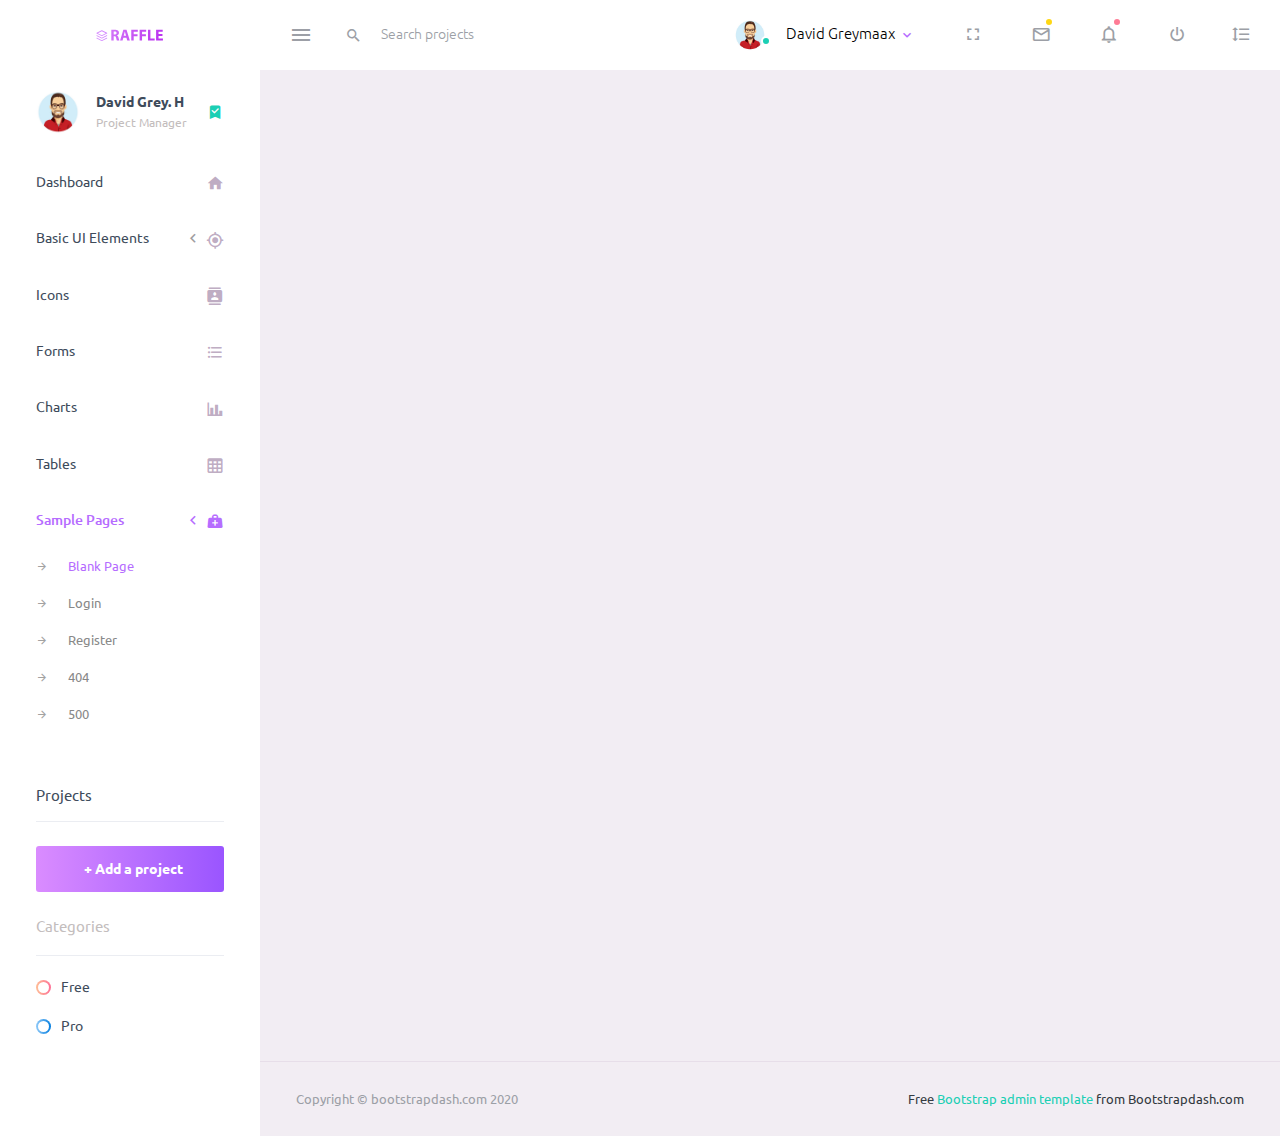
<file: wwwroot/admin-assets/pages/samples/blank-page.html>
<!DOCTYPE html>
<html lang="en">
  
<!-- Mirrored from www.bootstrapdash.com/demo/purple-admin-free/pages/samples/blank-page.html by HTTrack Website Copier/3.x [XR&CO'2014], Mon, 22 Aug 2022 05:56:01 GMT -->
<head>
    <!-- Required meta tags -->
    <meta charset="utf-8">
    <meta name="viewport" content="width=device-width, initial-scale=1, shrink-to-fit=no">
    <title>Purple Admin</title>
    <!-- plugins:css -->
    <link rel="stylesheet" href="../../assets/vendors/mdi/css/materialdesignicons.min.css">
    <link rel="stylesheet" href="../../assets/vendors/css/vendor.bundle.base.css">
    <!-- endinject -->
    <!-- Plugin css for this page -->
    <!-- End plugin css for this page -->
    <!-- inject:css -->
    <!-- endinject -->
    <!-- Layout styles -->
    <link rel="stylesheet" href="../../assets/css/style.css">
    
    <link rel="shortcut icon" href="../../assets/images/favicon.ico" />
  </head>
  <body>
    <div class="container-scroller">
      
      <nav class="navbar default-layout-navbar col-lg-12 col-12 p-0 fixed-top d-flex flex-row">
        <div class="text-center navbar-brand-wrapper d-flex align-items-center justify-content-center">
          <a class="navbar-brand brand-logo" href="../../index.html"><img src="../../assets/images/logo.svg" alt="logo" /></a>
          <a class="navbar-brand brand-logo-mini" href="../../index.html"><img src="../../assets/images/logo-mini.svg" alt="logo" /></a>
        </div>
        <div class="navbar-menu-wrapper d-flex align-items-stretch">
          <button class="navbar-toggler navbar-toggler align-self-center" type="button" data-toggle="minimize">
            <span class="mdi mdi-menu"></span>
          </button>
          <div class="search-field d-none d-md-block">
            <form class="d-flex align-items-center h-100" action="#">
              <div class="input-group">
                <div class="input-group-prepend bg-transparent">
                  <i class="input-group-text border-0 mdi mdi-magnify"></i>
                </div>
                <input type="text" class="form-control bg-transparent border-0" placeholder="Search projects">
              </div>
            </form>
          </div>
          <ul class="navbar-nav navbar-nav-right">
            <li class="nav-item nav-profile dropdown">
              <a class="nav-link dropdown-toggle" id="profileDropdown" href="#" data-toggle="dropdown" aria-expanded="false">
                <div class="nav-profile-img">
                  <img src="../../assets/images/faces/face1.jpg" alt="image">
                  <span class="availability-status online"></span>
                </div>
                <div class="nav-profile-text">
                  <p class="mb-1 text-black">David Greymaax</p>
                </div>
              </a>
              <div class="dropdown-menu navbar-dropdown" aria-labelledby="profileDropdown">
                <a class="dropdown-item" href="#">
                  <i class="mdi mdi-cached mr-2 text-success"></i> Activity Log </a>
                <div class="dropdown-divider"></div>
                <a class="dropdown-item" href="#">
                  <i class="mdi mdi-logout mr-2 text-primary"></i> Signout </a>
              </div>
            </li>
            <li class="nav-item d-none d-lg-block full-screen-link">
              <a class="nav-link">
                <i class="mdi mdi-fullscreen" id="fullscreen-button"></i>
              </a>
            </li>
            <li class="nav-item dropdown">
              <a class="nav-link count-indicator dropdown-toggle" id="messageDropdown" href="#" data-toggle="dropdown" aria-expanded="false">
                <i class="mdi mdi-email-outline"></i>
                <span class="count-symbol bg-warning"></span>
              </a>
              <div class="dropdown-menu dropdown-menu-right navbar-dropdown preview-list" aria-labelledby="messageDropdown">
                <h6 class="p-3 mb-0">Messages</h6>
                <div class="dropdown-divider"></div>
                <a class="dropdown-item preview-item">
                  <div class="preview-thumbnail">
                    <img src="../../assets/images/faces/face4.jpg" alt="image" class="profile-pic">
                  </div>
                  <div class="preview-item-content d-flex align-items-start flex-column justify-content-center">
                    <h6 class="preview-subject ellipsis mb-1 font-weight-normal">Mark send you a message</h6>
                    <p class="text-gray mb-0"> 1 Minutes ago </p>
                  </div>
                </a>
                <div class="dropdown-divider"></div>
                <a class="dropdown-item preview-item">
                  <div class="preview-thumbnail">
                    <img src="../../assets/images/faces/face2.jpg" alt="image" class="profile-pic">
                  </div>
                  <div class="preview-item-content d-flex align-items-start flex-column justify-content-center">
                    <h6 class="preview-subject ellipsis mb-1 font-weight-normal">Cregh send you a message</h6>
                    <p class="text-gray mb-0"> 15 Minutes ago </p>
                  </div>
                </a>
                <div class="dropdown-divider"></div>
                <a class="dropdown-item preview-item">
                  <div class="preview-thumbnail">
                    <img src="../../assets/images/faces/face3.jpg" alt="image" class="profile-pic">
                  </div>
                  <div class="preview-item-content d-flex align-items-start flex-column justify-content-center">
                    <h6 class="preview-subject ellipsis mb-1 font-weight-normal">Profile picture updated</h6>
                    <p class="text-gray mb-0"> 18 Minutes ago </p>
                  </div>
                </a>
                <div class="dropdown-divider"></div>
                <h6 class="p-3 mb-0 text-center">4 new messages</h6>
              </div>
            </li>
            <li class="nav-item dropdown">
              <a class="nav-link count-indicator dropdown-toggle" id="notificationDropdown" href="#" data-toggle="dropdown">
                <i class="mdi mdi-bell-outline"></i>
                <span class="count-symbol bg-danger"></span>
              </a>
              <div class="dropdown-menu dropdown-menu-right navbar-dropdown preview-list" aria-labelledby="notificationDropdown">
                <h6 class="p-3 mb-0">Notifications</h6>
                <div class="dropdown-divider"></div>
                <a class="dropdown-item preview-item">
                  <div class="preview-thumbnail">
                    <div class="preview-icon bg-success">
                      <i class="mdi mdi-calendar"></i>
                    </div>
                  </div>
                  <div class="preview-item-content d-flex align-items-start flex-column justify-content-center">
                    <h6 class="preview-subject font-weight-normal mb-1">Event today</h6>
                    <p class="text-gray ellipsis mb-0"> Just a reminder that you have an event today </p>
                  </div>
                </a>
                <div class="dropdown-divider"></div>
                <a class="dropdown-item preview-item">
                  <div class="preview-thumbnail">
                    <div class="preview-icon bg-warning">
                      <i class="mdi mdi-settings"></i>
                    </div>
                  </div>
                  <div class="preview-item-content d-flex align-items-start flex-column justify-content-center">
                    <h6 class="preview-subject font-weight-normal mb-1">Settings</h6>
                    <p class="text-gray ellipsis mb-0"> Update dashboard </p>
                  </div>
                </a>
                <div class="dropdown-divider"></div>
                <a class="dropdown-item preview-item">
                  <div class="preview-thumbnail">
                    <div class="preview-icon bg-info">
                      <i class="mdi mdi-link-variant"></i>
                    </div>
                  </div>
                  <div class="preview-item-content d-flex align-items-start flex-column justify-content-center">
                    <h6 class="preview-subject font-weight-normal mb-1">Launch Admin</h6>
                    <p class="text-gray ellipsis mb-0"> New admin wow! </p>
                  </div>
                </a>
                <div class="dropdown-divider"></div>
                <h6 class="p-3 mb-0 text-center">See all notifications</h6>
              </div>
            </li>
            <li class="nav-item nav-logout d-none d-lg-block">
              <a class="nav-link" href="#">
                <i class="mdi mdi-power"></i>
              </a>
            </li>
            <li class="nav-item nav-settings d-none d-lg-block">
              <a class="nav-link" href="#">
                <i class="mdi mdi-format-line-spacing"></i>
              </a>
            </li>
          </ul>
          <button class="navbar-toggler navbar-toggler-right d-lg-none align-self-center" type="button" data-toggle="offcanvas">
            <span class="mdi mdi-menu"></span>
          </button>
        </div>
      </nav>
      
      <div class="container-fluid page-body-wrapper">
        
        <nav class="sidebar sidebar-offcanvas" id="sidebar">
          <ul class="nav">
            <li class="nav-item nav-profile">
              <a href="#" class="nav-link">
                <div class="nav-profile-image">
                  <img src="../../assets/images/faces/face1.jpg" alt="profile">
                  <span class="login-status online"></span>
                  
                </div>
                <div class="nav-profile-text d-flex flex-column">
                  <span class="font-weight-bold mb-2">David Grey. H</span>
                  <span class="text-secondary text-small">Project Manager</span>
                </div>
                <i class="mdi mdi-bookmark-check text-success nav-profile-badge"></i>
              </a>
            </li>
            <li class="nav-item">
              <a class="nav-link" href="../../index.html">
                <span class="menu-title">Dashboard</span>
                <i class="mdi mdi-home menu-icon"></i>
              </a>
            </li>
            <li class="nav-item">
              <a class="nav-link" data-toggle="collapse" href="#ui-basic" aria-expanded="false" aria-controls="ui-basic">
                <span class="menu-title">Basic UI Elements</span>
                <i class="menu-arrow"></i>
                <i class="mdi mdi-crosshairs-gps menu-icon"></i>
              </a>
              <div class="collapse" id="ui-basic">
                <ul class="nav flex-column sub-menu">
                  <li class="nav-item"> <a class="nav-link" href="../ui-features/buttons.html">Buttons</a></li>
                  <li class="nav-item"> <a class="nav-link" href="../ui-features/typography.html">Typography</a></li>
                </ul>
              </div>
            </li>
            <li class="nav-item">
              <a class="nav-link" href="../icons/mdi.html">
                <span class="menu-title">Icons</span>
                <i class="mdi mdi-contacts menu-icon"></i>
              </a>
            </li>
            <li class="nav-item">
              <a class="nav-link" href="../forms/basic_elements.html">
                <span class="menu-title">Forms</span>
                <i class="mdi mdi-format-list-bulleted menu-icon"></i>
              </a>
            </li>
            <li class="nav-item">
              <a class="nav-link" href="../charts/chartjs.html">
                <span class="menu-title">Charts</span>
                <i class="mdi mdi-chart-bar menu-icon"></i>
              </a>
            </li>
            <li class="nav-item">
              <a class="nav-link" href="../tables/basic-table.html">
                <span class="menu-title">Tables</span>
                <i class="mdi mdi-table-large menu-icon"></i>
              </a>
            </li>
            <li class="nav-item">
              <a class="nav-link" data-toggle="collapse" href="#general-pages" aria-expanded="false" aria-controls="general-pages">
                <span class="menu-title">Sample Pages</span>
                <i class="menu-arrow"></i>
                <i class="mdi mdi-medical-bag menu-icon"></i>
              </a>
              <div class="collapse" id="general-pages">
                <ul class="nav flex-column sub-menu">
                  <li class="nav-item"> <a class="nav-link" href="blank-page.html"> Blank Page </a></li>
                  <li class="nav-item"> <a class="nav-link" href="login.html"> Login </a></li>
                  <li class="nav-item"> <a class="nav-link" href="register.html"> Register </a></li>
                  <li class="nav-item"> <a class="nav-link" href="error-404.html"> 404 </a></li>
                  <li class="nav-item"> <a class="nav-link" href="error-500.html"> 500 </a></li>
                </ul>
              </div>
            </li>
            <li class="nav-item sidebar-actions">
              <span class="nav-link">
                <div class="border-bottom">
                  <h6 class="font-weight-normal mb-3">Projects</h6>
                </div>
                <button class="btn btn-block btn-lg btn-gradient-primary mt-4">+ Add a project</button>
                <div class="mt-4">
                  <div class="border-bottom">
                    <p class="text-secondary">Categories</p>
                  </div>
                  <ul class="gradient-bullet-list mt-4">
                    <li>Free</li>
                    <li>Pro</li>
                  </ul>
                </div>
              </span>
            </li>
          </ul>
        </nav>
        
        <div class="main-panel">
          <div class="content-wrapper">
          </div>
          
          <footer class="footer">
            <div class="container-fluid clearfix">
              <span class="text-muted d-block text-center text-sm-left d-sm-inline-block">Copyright © bootstrapdash.com 2020</span>
              <span class="float-none float-sm-right d-block mt-1 mt-sm-0 text-center"> Free <a href="https://www.bootstrapdash.com/bootstrap-admin-template/" target="_blank">Bootstrap admin template</a> from Bootstrapdash.com</span>
            </div>
          </footer>
          
        </div>

      </div>
      
    </div>
    
    <script src="../../assets/vendors/js/vendor.bundle.base.js"></script>
    
    <script src="../../assets/js/off-canvas.js"></script>
    <script src="../../assets/js/hoverable-collapse.js"></script>
    <script src="../../assets/js/misc.js"></script>
    
  </body>

<!-- Mirrored from www.bootstrapdash.com/demo/purple-admin-free/pages/samples/blank-page.html by HTTrack Website Copier/3.x [XR&CO'2014], Mon, 22 Aug 2022 05:56:01 GMT -->
</html>
</file>
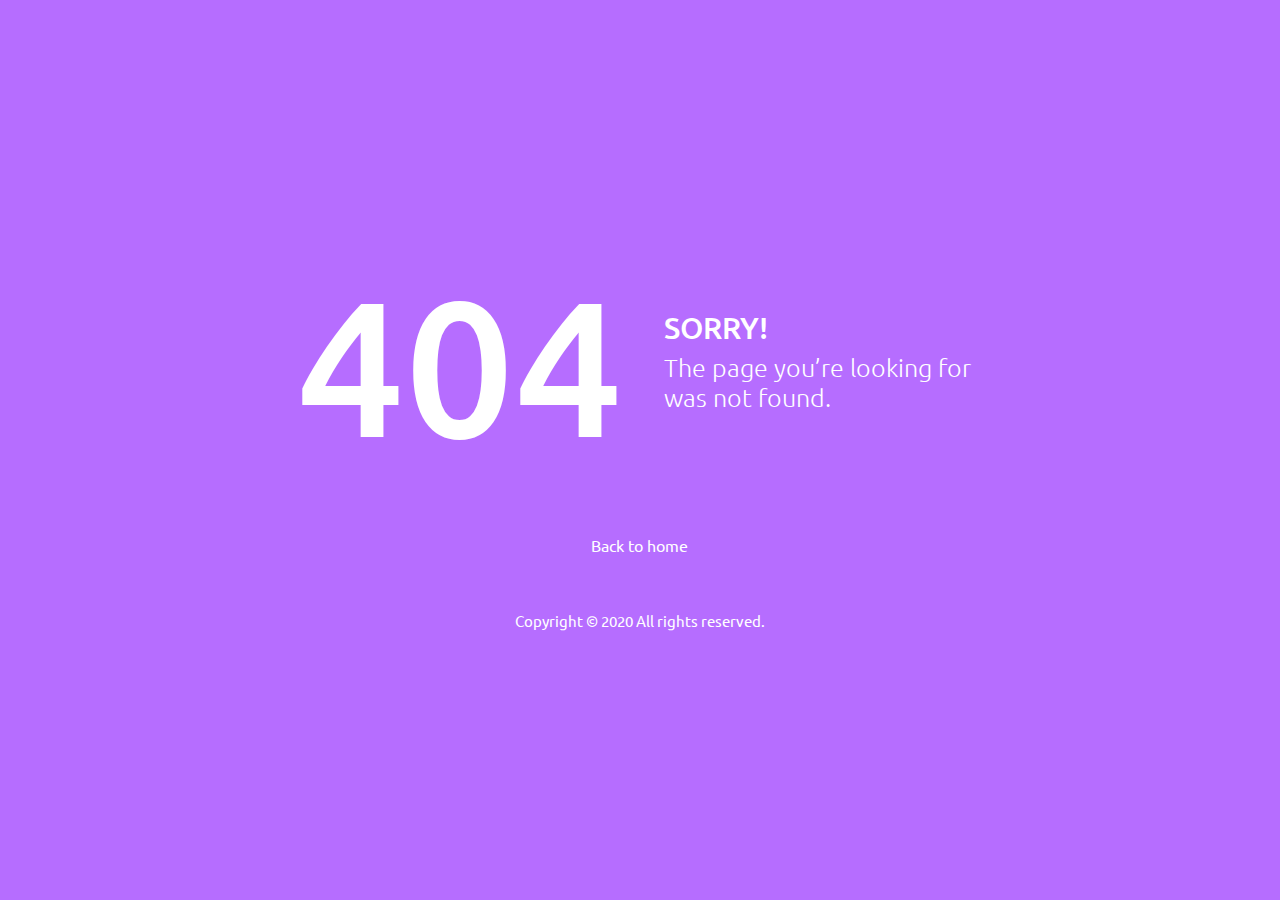
<file: wwwroot/admin-assets/pages/samples/error-404.html>
<!DOCTYPE html>
<html lang="en">
  
<!-- Mirrored from www.bootstrapdash.com/demo/purple-admin-free/pages/samples/error-404.html by HTTrack Website Copier/3.x [XR&CO'2014], Mon, 22 Aug 2022 05:56:01 GMT -->
<head>
    <!-- Required meta tags -->
    <meta charset="utf-8">
    <meta name="viewport" content="width=device-width, initial-scale=1, shrink-to-fit=no">
    <title>Purple Admin</title>
    <!-- plugins:css -->
    <link rel="stylesheet" href="../../assets/vendors/mdi/css/materialdesignicons.min.css">
    <link rel="stylesheet" href="../../assets/vendors/css/vendor.bundle.base.css">
    <!-- endinject -->
    <!-- Plugin css for this page -->
    <!-- End Plugin css for this page -->
    <!-- inject:css -->
    <!-- endinject -->
    <!-- Layout styles -->
    <link rel="stylesheet" href="../../assets/css/style.css">
    
    <link rel="shortcut icon" href="../../assets/images/favicon.ico" />
  </head>
  <body>
    <div class="container-scroller">
      <div class="container-fluid page-body-wrapper full-page-wrapper">
        <div class="content-wrapper d-flex align-items-center text-center error-page bg-primary">
          <div class="row flex-grow">
            <div class="col-lg-7 mx-auto text-white">
              <div class="row align-items-center d-flex flex-row">
                <div class="col-lg-6 text-lg-right pr-lg-4">
                  <h1 class="display-1 mb-0">404</h1>
                </div>
                <div class="col-lg-6 error-page-divider text-lg-left pl-lg-4">
                  <h2>SORRY!</h2>
                  <h3 class="font-weight-light">The page you’re looking for was not found.</h3>
                </div>
              </div>
              <div class="row mt-5">
                <div class="col-12 text-center mt-xl-2">
                  <a class="text-white font-weight-medium" href="../../index.html">Back to home</a>
                </div>
              </div>
              <div class="row mt-5">
                <div class="col-12 mt-xl-2">
                  <p class="text-white font-weight-medium text-center">Copyright &copy; 2020 All rights reserved.</p>
                </div>
              </div>
            </div>
          </div>
        </div>
        
      </div>
      
    </div>
    
    <script src="../../assets/vendors/js/vendor.bundle.base.js"></script>
    
    <script src="../../assets/js/off-canvas.js"></script>
    <script src="../../assets/js/hoverable-collapse.js"></script>
    <script src="../../assets/js/misc.js"></script>
    <!-- endinject -->
  </body>

<!-- Mirrored from www.bootstrapdash.com/demo/purple-admin-free/pages/samples/error-404.html by HTTrack Website Copier/3.x [XR&CO'2014], Mon, 22 Aug 2022 05:56:01 GMT -->
</html>
</file>
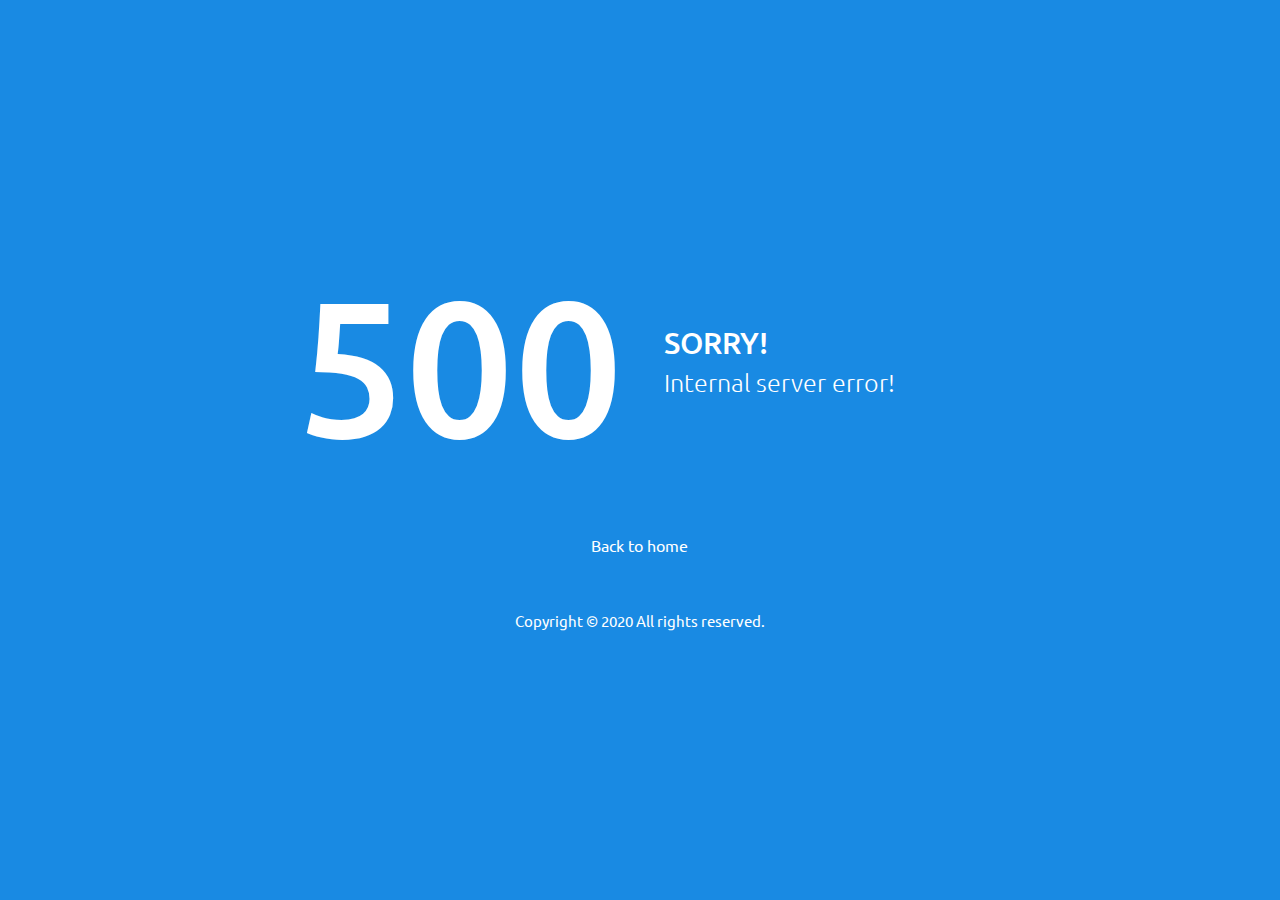
<file: wwwroot/admin-assets/pages/samples/error-500.html>
<!DOCTYPE html>
<html lang="en">
  
<!-- Mirrored from www.bootstrapdash.com/demo/purple-admin-free/pages/samples/error-500.html by HTTrack Website Copier/3.x [XR&CO'2014], Mon, 22 Aug 2022 05:56:01 GMT -->
<head>
    <!-- Required meta tags -->
    <meta charset="utf-8">
    <meta name="viewport" content="width=device-width, initial-scale=1, shrink-to-fit=no">
    <title>Purple Admin</title>
    <!-- plugins:css -->
    <link rel="stylesheet" href="../../assets/vendors/mdi/css/materialdesignicons.min.css">
    <link rel="stylesheet" href="../../assets/vendors/css/vendor.bundle.base.css">
    <!-- endinject -->
    <!-- Plugin css for this page -->
    <!-- End Plugin css for this page -->
    <!-- inject:css -->
    <!-- endinject -->
    <!-- Layout styles -->
    <link rel="stylesheet" href="../../assets/css/style.css">
    
    <link rel="shortcut icon" href="../../assets/images/favicon.ico" />
  </head>
  <body>
    <div class="container-scroller">
      <div class="container-fluid page-body-wrapper full-page-wrapper">
        <div class="content-wrapper d-flex align-items-center text-center error-page bg-info">
          <div class="row flex-grow">
            <div class="col-lg-7 mx-auto text-white">
              <div class="row align-items-center d-flex flex-row">
                <div class="col-lg-6 text-lg-right pr-lg-4">
                  <h1 class="display-1 mb-0">500</h1>
                </div>
                <div class="col-lg-6 error-page-divider text-lg-left pl-lg-4">
                  <h2>SORRY!</h2>
                  <h3 class="font-weight-light">Internal server error!</h3>
                </div>
              </div>
              <div class="row mt-5">
                <div class="col-12 text-center mt-xl-2">
                  <a class="text-white font-weight-medium" href="../../index.html">Back to home</a>
                </div>
              </div>
              <div class="row mt-5">
                <div class="col-12 mt-xl-2">
                  <p class="text-white font-weight-medium text-center">Copyright &copy; 2020 All rights reserved.</p>
                </div>
              </div>
            </div>
          </div>
        </div>
        
      </div>
      
    </div>
    
    <script src="../../assets/vendors/js/vendor.bundle.base.js"></script>
    
    <script src="../../assets/js/off-canvas.js"></script>
    <script src="../../assets/js/hoverable-collapse.js"></script>
    <script src="../../assets/js/misc.js"></script>
    <!-- endinject -->
  </body>

<!-- Mirrored from www.bootstrapdash.com/demo/purple-admin-free/pages/samples/error-500.html by HTTrack Website Copier/3.x [XR&CO'2014], Mon, 22 Aug 2022 05:56:01 GMT -->
</html>
</file>
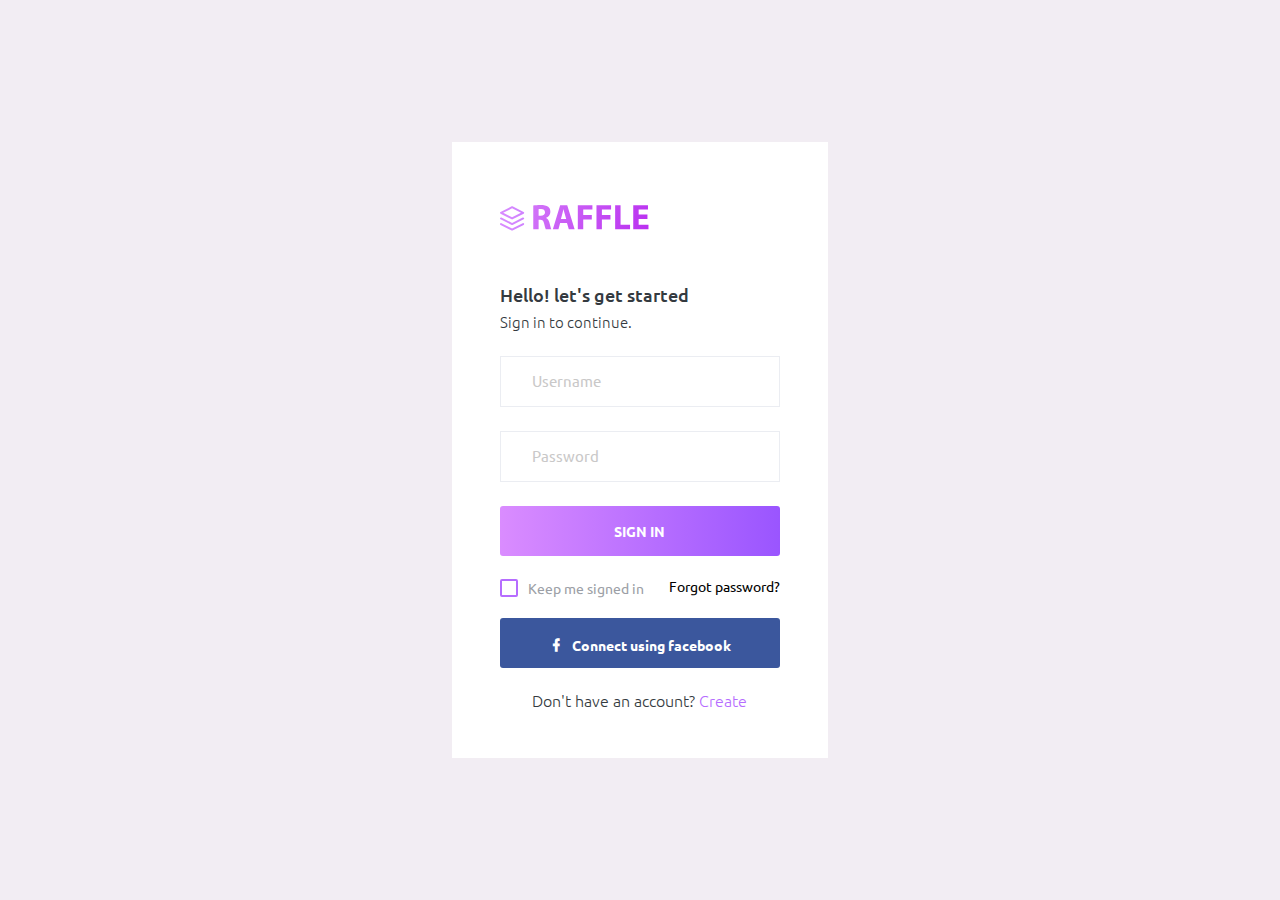
<file: wwwroot/admin-assets/pages/samples/login.html>
<!DOCTYPE html>
<html lang="en">
  
<!-- Mirrored from www.bootstrapdash.com/demo/purple-admin-free/pages/samples/login.html by HTTrack Website Copier/3.x [XR&CO'2014], Mon, 22 Aug 2022 05:56:01 GMT -->
<head>
    <!-- Required meta tags -->
    <meta charset="utf-8">
    <meta name="viewport" content="width=device-width, initial-scale=1, shrink-to-fit=no">
    <title>Purple Admin</title>
    <!-- plugins:css -->
    <link rel="stylesheet" href="../../assets/vendors/mdi/css/materialdesignicons.min.css">
    <link rel="stylesheet" href="../../assets/vendors/css/vendor.bundle.base.css">
    <!-- endinject -->
    <!-- Plugin css for this page -->
    <!-- End plugin css for this page -->
    <!-- inject:css -->
    <!-- endinject -->
    <!-- Layout styles -->
    <link rel="stylesheet" href="../../assets/css/style.css">
    
    <link rel="shortcut icon" href="../../assets/images/favicon.ico" />
  </head>
  <body>
    <div class="container-scroller">
      <div class="container-fluid page-body-wrapper full-page-wrapper">
        <div class="content-wrapper d-flex align-items-center auth">
          <div class="row flex-grow">
            <div class="col-lg-4 mx-auto">
              <div class="auth-form-light text-left p-5">
                <div class="brand-logo">
                  <img src="../../assets/images/logo.svg">
                </div>
                <h4>Hello! let's get started</h4>
                <h6 class="font-weight-light">Sign in to continue.</h6>
                <form class="pt-3">
                  <div class="form-group">
                    <input type="email" class="form-control form-control-lg" id="exampleInputEmail1" placeholder="Username">
                  </div>
                  <div class="form-group">
                    <input type="password" class="form-control form-control-lg" id="exampleInputPassword1" placeholder="Password">
                  </div>
                  <div class="mt-3">
                    <a class="btn btn-block btn-gradient-primary btn-lg font-weight-medium auth-form-btn" href="../../index.html">SIGN IN</a>
                  </div>
                  <div class="my-2 d-flex justify-content-between align-items-center">
                    <div class="form-check">
                      <label class="form-check-label text-muted">
                        <input type="checkbox" class="form-check-input"> Keep me signed in </label>
                    </div>
                    <a href="#" class="auth-link text-black">Forgot password?</a>
                  </div>
                  <div class="mb-2">
                    <button type="button" class="btn btn-block btn-facebook auth-form-btn">
                      <i class="mdi mdi-facebook mr-2"></i>Connect using facebook </button>
                  </div>
                  <div class="text-center mt-4 font-weight-light"> Don't have an account? <a href="register.html" class="text-primary">Create</a>
                  </div>
                </form>
              </div>
            </div>
          </div>
        </div>
        
      </div>
      
    </div>
    
    <script src="../../assets/vendors/js/vendor.bundle.base.js"></script>
    
    <script src="../../assets/js/off-canvas.js"></script>
    <script src="../../assets/js/hoverable-collapse.js"></script>
    <script src="../../assets/js/misc.js"></script>
    <!-- endinject -->
  </body>

<!-- Mirrored from www.bootstrapdash.com/demo/purple-admin-free/pages/samples/login.html by HTTrack Website Copier/3.x [XR&CO'2014], Mon, 22 Aug 2022 05:56:01 GMT -->
</html>
</file>
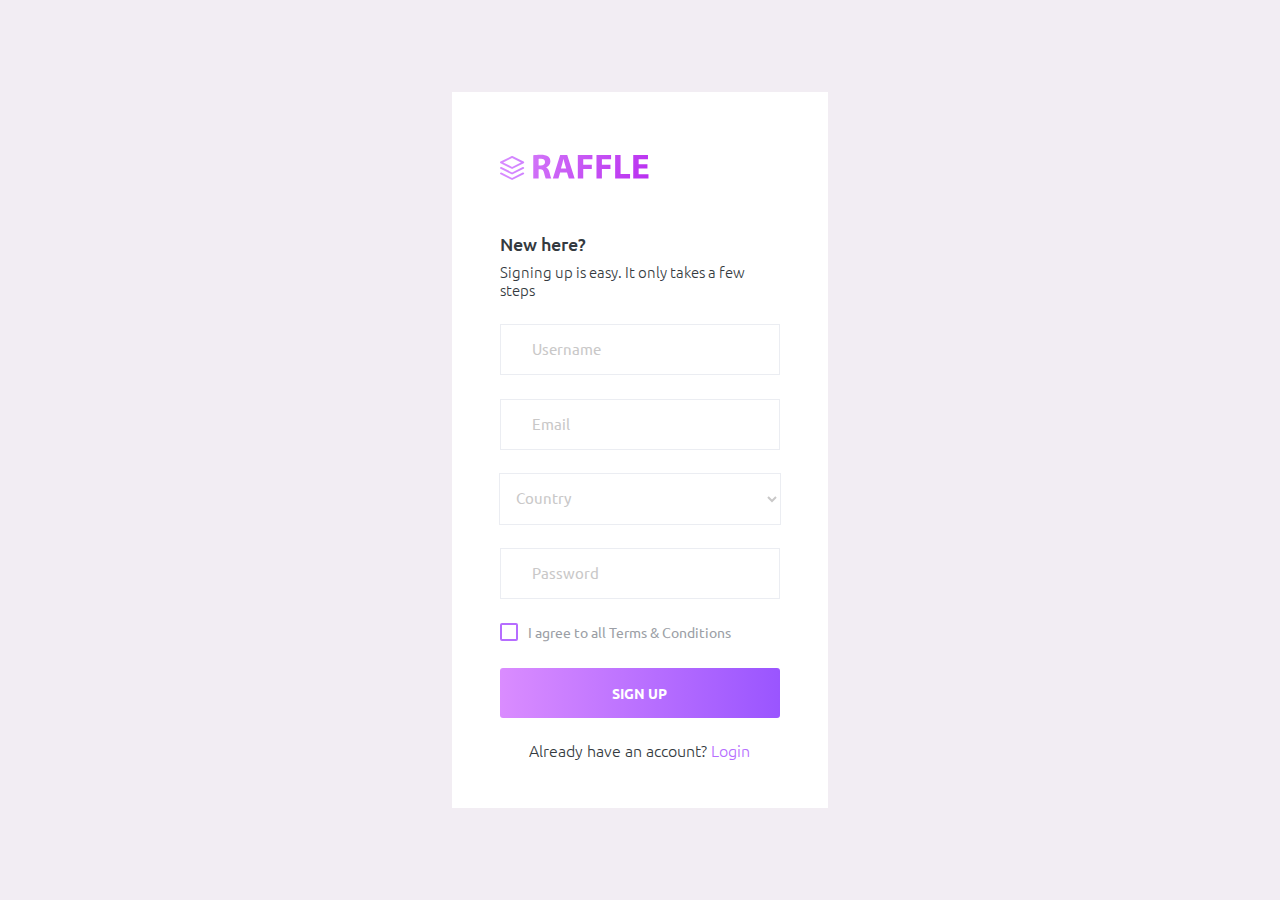
<file: wwwroot/admin-assets/pages/samples/register.html>
<!DOCTYPE html>
<html lang="en">
  
<!-- Mirrored from www.bootstrapdash.com/demo/purple-admin-free/pages/samples/register.html by HTTrack Website Copier/3.x [XR&CO'2014], Mon, 22 Aug 2022 05:56:01 GMT -->
<head>
    <!-- Required meta tags -->
    <meta charset="utf-8">
    <meta name="viewport" content="width=device-width, initial-scale=1, shrink-to-fit=no">
    <title>Purple Admin</title>
    <!-- plugins:css -->
    <link rel="stylesheet" href="../../assets/vendors/mdi/css/materialdesignicons.min.css">
    <link rel="stylesheet" href="../../assets/vendors/css/vendor.bundle.base.css">
    <!-- endinject -->
    <!-- Plugin css for this page -->
    <!-- End plugin css for this page -->
    <!-- inject:css -->
    <!-- endinject -->
    <!-- Layout styles -->
    <link rel="stylesheet" href="../../assets/css/style.css">
    
    <link rel="shortcut icon" href="../../assets/images/favicon.ico" />
  </head>
  <body>
    <div class="container-scroller">
      <div class="container-fluid page-body-wrapper full-page-wrapper">
        <div class="content-wrapper d-flex align-items-center auth">
          <div class="row flex-grow">
            <div class="col-lg-4 mx-auto">
              <div class="auth-form-light text-left p-5">
                <div class="brand-logo">
                  <img src="../../assets/images/logo.svg">
                </div>
                <h4>New here?</h4>
                <h6 class="font-weight-light">Signing up is easy. It only takes a few steps</h6>
                <form class="pt-3">
                  <div class="form-group">
                    <input type="text" class="form-control form-control-lg" id="exampleInputUsername1" placeholder="Username">
                  </div>
                  <div class="form-group">
                    <input type="email" class="form-control form-control-lg" id="exampleInputEmail1" placeholder="Email">
                  </div>
                  <div class="form-group">
                    <select class="form-control form-control-lg" id="exampleFormControlSelect2">
                      <option>Country</option>
                      <option>United States of America</option>
                      <option>United Kingdom</option>
                      <option>India</option>
                      <option>Germany</option>
                      <option>Argentina</option>
                    </select>
                  </div>
                  <div class="form-group">
                    <input type="password" class="form-control form-control-lg" id="exampleInputPassword1" placeholder="Password">
                  </div>
                  <div class="mb-4">
                    <div class="form-check">
                      <label class="form-check-label text-muted">
                        <input type="checkbox" class="form-check-input"> I agree to all Terms & Conditions </label>
                    </div>
                  </div>
                  <div class="mt-3">
                    <a class="btn btn-block btn-gradient-primary btn-lg font-weight-medium auth-form-btn" href="../../index.html">SIGN UP</a>
                  </div>
                  <div class="text-center mt-4 font-weight-light"> Already have an account? <a href="login.html" class="text-primary">Login</a>
                  </div>
                </form>
              </div>
            </div>
          </div>
        </div>
        
      </div>
      
    </div>
    
    <script src="../../assets/vendors/js/vendor.bundle.base.js"></script>
    
    <script src="../../assets/js/off-canvas.js"></script>
    <script src="../../assets/js/hoverable-collapse.js"></script>
    <script src="../../assets/js/misc.js"></script>
    <!-- endinject -->
  </body>

<!-- Mirrored from www.bootstrapdash.com/demo/purple-admin-free/pages/samples/register.html by HTTrack Website Copier/3.x [XR&CO'2014], Mon, 22 Aug 2022 05:56:01 GMT -->
</html>
</file>
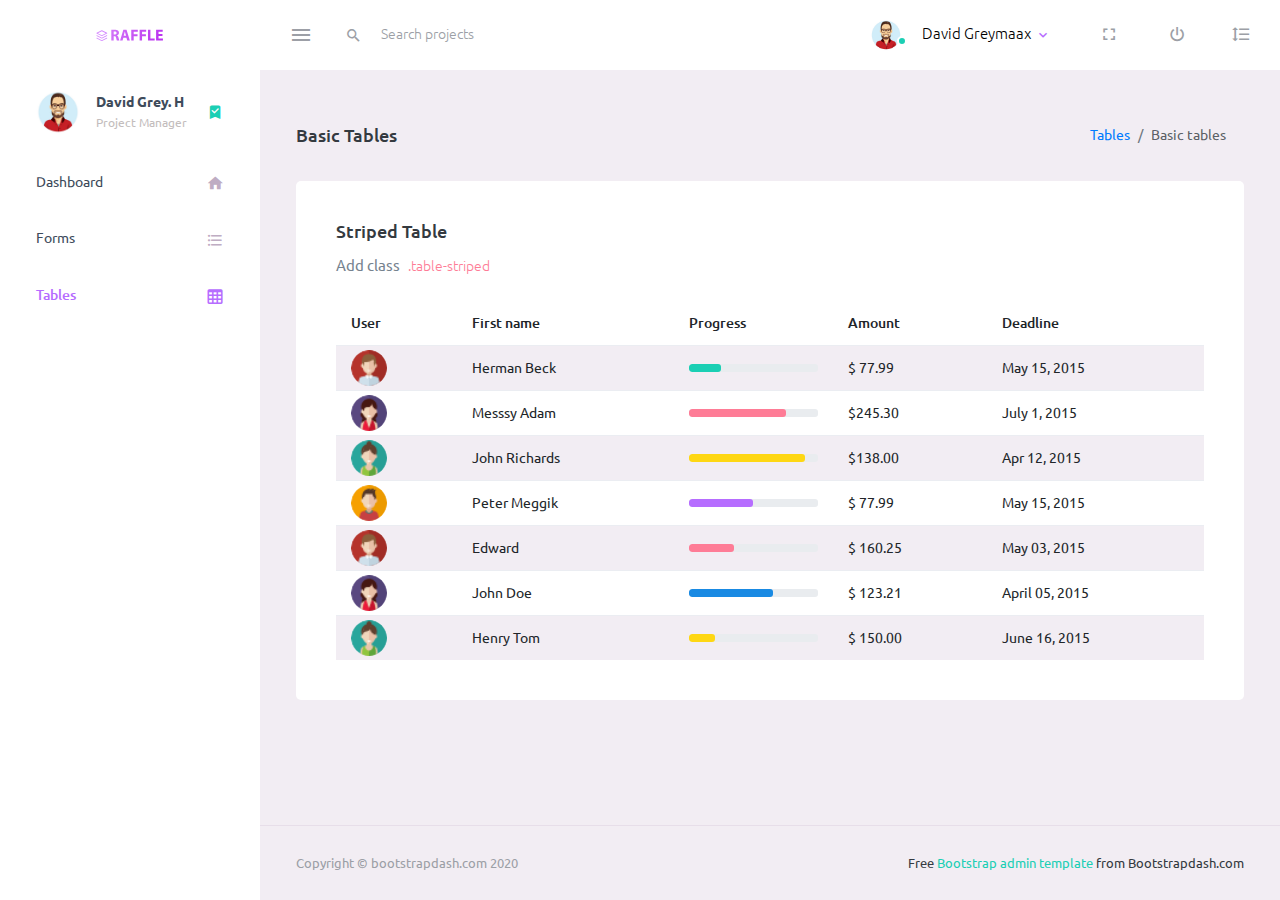
<file: wwwroot/admin-assets/pages/tables/basic-table.html>
<!DOCTYPE html>
<html lang="en">
  
<head>
    <meta charset="utf-8">
    <meta name="viewport" content="width=device-width, initial-scale=1, shrink-to-fit=no">
    <title>Purple Admin</title>
    <link rel="stylesheet" href="../../assets/vendors/mdi/css/materialdesignicons.min.css">
    <link rel="stylesheet" href="../../assets/vendors/css/vendor.bundle.base.css">
   
    <link rel="stylesheet" href="../../assets/css/style.css">
    
    <link rel="shortcut icon" href="../../assets/images/favicon.ico" />
  </head>
  <body>
    <div class="container-scroller">
      
      <nav class="navbar default-layout-navbar col-lg-12 col-12 p-0 fixed-top d-flex flex-row">
        <div class="text-center navbar-brand-wrapper d-flex align-items-center justify-content-center">
          <a class="navbar-brand brand-logo" href="../../index.html"><img src="../../assets/images/logo.svg" alt="logo" /></a>
          <a class="navbar-brand brand-logo-mini" href="../../index.html"><img src="../../assets/images/logo-mini.svg" alt="logo" /></a>
        </div>
        <div class="navbar-menu-wrapper d-flex align-items-stretch">
          <button class="navbar-toggler navbar-toggler align-self-center" type="button" data-toggle="minimize">
            <span class="mdi mdi-menu"></span>
          </button>
          <div class="search-field d-none d-md-block">
            <form class="d-flex align-items-center h-100" action="#">
              <div class="input-group">
                <div class="input-group-prepend bg-transparent">
                  <i class="input-group-text border-0 mdi mdi-magnify"></i>
                </div>
                <input type="text" class="form-control bg-transparent border-0" placeholder="Search projects">
              </div>
            </form>
          </div>
          <ul class="navbar-nav navbar-nav-right">
            <li class="nav-item nav-profile dropdown">
              <a class="nav-link dropdown-toggle" id="profileDropdown" href="#" data-toggle="dropdown" aria-expanded="false">
                <div class="nav-profile-img">
                  <img src="../../assets/images/faces/face1.jpg" alt="image">
                  <span class="availability-status online"></span>
                </div>
                <div class="nav-profile-text">
                  <p class="mb-1 text-black">David Greymaax</p>
                </div>
              </a>
              <div class="dropdown-menu navbar-dropdown" aria-labelledby="profileDropdown">
                <a class="dropdown-item" href="#">
                  <i class="mdi mdi-cached mr-2 text-success"></i> Activity Log </a>
                <div class="dropdown-divider"></div>
                <a class="dropdown-item" href="#">
                  <i class="mdi mdi-logout mr-2 text-primary"></i> Signout </a>
              </div>
            </li>
            <li class="nav-item d-none d-lg-block full-screen-link">
              <a class="nav-link">
                <i class="mdi mdi-fullscreen" id="fullscreen-button"></i>
              </a>
            </li> 
            <li class="nav-item nav-logout d-none d-lg-block">
              <a class="nav-link" href="#">
                <i class="mdi mdi-power"></i>
              </a>
            </li>
            <li class="nav-item nav-settings d-none d-lg-block">
              <a class="nav-link" href="#">
                <i class="mdi mdi-format-line-spacing"></i>
              </a>
            </li>
          </ul>
          <button class="navbar-toggler navbar-toggler-right d-lg-none align-self-center" type="button" data-toggle="offcanvas">
            <span class="mdi mdi-menu"></span>
          </button>
        </div>
      </nav>
      
      <div class="container-fluid page-body-wrapper">
        
        <nav class="sidebar sidebar-offcanvas" id="sidebar">
          <ul class="nav">
            <li class="nav-item nav-profile">
              <a href="#" class="nav-link">
                <div class="nav-profile-image">
                  <img src="../../assets/images/faces/face1.jpg" alt="profile">
                  <span class="login-status online"></span>
                  
                </div>
                <div class="nav-profile-text d-flex flex-column">
                  <span class="font-weight-bold mb-2">David Grey. H</span>
                  <span class="text-secondary text-small">Project Manager</span>
                </div>
                <i class="mdi mdi-bookmark-check text-success nav-profile-badge"></i>
              </a>
            </li>
            <li class="nav-item">
              <a class="nav-link" href="../../index.html">
                <span class="menu-title">Dashboard</span>
                <i class="mdi mdi-home menu-icon"></i>
              </a>
            </li> 
            <li class="nav-item">
              <a class="nav-link" href="../forms/basic_elements.html">
                <span class="menu-title">Forms</span>
                <i class="mdi mdi-format-list-bulleted menu-icon"></i>
              </a>
            </li> 
            <li class="nav-item">
              <a class="nav-link" href="basic-table.html">
                <span class="menu-title">Tables</span>
                <i class="mdi mdi-table-large menu-icon"></i>
              </a>
            </li> 
          </ul>
        </nav>
        
        <div class="main-panel">
          <div class="content-wrapper">
            <div class="page-header">
              <h3 class="page-title"> Basic Tables </h3>
              <nav aria-label="breadcrumb">
                <ol class="breadcrumb">
                  <li class="breadcrumb-item"><a href="#">Tables</a></li>
                  <li class="breadcrumb-item active" aria-current="page">Basic tables</li>
                </ol>
              </nav>
            </div>
            <div class="row"> 
              <div class="col-lg-12 grid-margin stretch-card">
                <div class="card">
                  <div class="card-body">
                    <h4 class="card-title">Striped Table</h4>
                    <p class="card-description"> Add class <code>.table-striped</code>
                    </p>
                    <table class="table table-striped">
                      <thead>
                        <tr>
                          <th> User </th>
                          <th> First name </th>
                          <th> Progress </th>
                          <th> Amount </th>
                          <th> Deadline </th>
                        </tr>
                      </thead>
                      <tbody>
                        <tr>
                          <td class="py-1">
                            <img src="../../assets/images/faces-clipart/pic-1.png" alt="image" />
                          </td>
                          <td> Herman Beck </td>
                          <td>
                            <div class="progress">
                              <div class="progress-bar bg-success" role="progressbar" style="width: 25%" aria-valuenow="25" aria-valuemin="0" aria-valuemax="100"></div>
                            </div>
                          </td>
                          <td> $ 77.99 </td>
                          <td> May 15, 2015 </td>
                        </tr>
                        <tr>
                          <td class="py-1">
                            <img src="../../assets/images/faces-clipart/pic-2.png" alt="image" />
                          </td>
                          <td> Messsy Adam </td>
                          <td>
                            <div class="progress">
                              <div class="progress-bar bg-danger" role="progressbar" style="width: 75%" aria-valuenow="75" aria-valuemin="0" aria-valuemax="100"></div>
                            </div>
                          </td>
                          <td> $245.30 </td>
                          <td> July 1, 2015 </td>
                        </tr>
                        <tr>
                          <td class="py-1">
                            <img src="../../assets/images/faces-clipart/pic-3.png" alt="image" />
                          </td>
                          <td> John Richards </td>
                          <td>
                            <div class="progress">
                              <div class="progress-bar bg-warning" role="progressbar" style="width: 90%" aria-valuenow="90" aria-valuemin="0" aria-valuemax="100"></div>
                            </div>
                          </td>
                          <td> $138.00 </td>
                          <td> Apr 12, 2015 </td>
                        </tr>
                        <tr>
                          <td class="py-1">
                            <img src="../../assets/images/faces-clipart/pic-4.png" alt="image" />
                          </td>
                          <td> Peter Meggik </td>
                          <td>
                            <div class="progress">
                              <div class="progress-bar bg-primary" role="progressbar" style="width: 50%" aria-valuenow="50" aria-valuemin="0" aria-valuemax="100"></div>
                            </div>
                          </td>
                          <td> $ 77.99 </td>
                          <td> May 15, 2015 </td>
                        </tr>
                        <tr>
                          <td class="py-1">
                            <img src="../../assets/images/faces-clipart/pic-1.png" alt="image" />
                          </td>
                          <td> Edward </td>
                          <td>
                            <div class="progress">
                              <div class="progress-bar bg-danger" role="progressbar" style="width: 35%" aria-valuenow="35" aria-valuemin="0" aria-valuemax="100"></div>
                            </div>
                          </td>
                          <td> $ 160.25 </td>
                          <td> May 03, 2015 </td>
                        </tr>
                        <tr>
                          <td class="py-1">
                            <img src="../../assets/images/faces-clipart/pic-2.png" alt="image" />
                          </td>
                          <td> John Doe </td>
                          <td>
                            <div class="progress">
                              <div class="progress-bar bg-info" role="progressbar" style="width: 65%" aria-valuenow="65" aria-valuemin="0" aria-valuemax="100"></div>
                            </div>
                          </td>
                          <td> $ 123.21 </td>
                          <td> April 05, 2015 </td>
                        </tr>
                        <tr>
                          <td class="py-1">
                            <img src="../../assets/images/faces-clipart/pic-3.png" alt="image" />
                          </td>
                          <td> Henry Tom </td>
                          <td>
                            <div class="progress">
                              <div class="progress-bar bg-warning" role="progressbar" style="width: 20%" aria-valuenow="20" aria-valuemin="0" aria-valuemax="100"></div>
                            </div>
                          </td>
                          <td> $ 150.00 </td>
                          <td> June 16, 2015 </td>
                        </tr>
                      </tbody>
                    </table>
                  </div>
                </div>
              </div>
               
            </div>
          </div>
          
          <footer class="footer">
            <div class="container-fluid clearfix">
              <span class="text-muted d-block text-center text-sm-left d-sm-inline-block">Copyright © bootstrapdash.com 2020</span>
              <span class="float-none float-sm-right d-block mt-1 mt-sm-0 text-center"> Free <a href="https://www.bootstrapdash.com/bootstrap-admin-template/" target="_blank">Bootstrap admin template</a> from Bootstrapdash.com</span>
            </div>
          </footer>
          
        </div>

      </div>
      
    </div>
    
    <script src="../../assets/vendors/js/vendor.bundle.base.js"></script>
    
    <script src="../../assets/js/off-canvas.js"></script>
    <script src="../../assets/js/hoverable-collapse.js"></script>
    <script src="../../assets/js/misc.js"></script>
    
  </body>


</html>
</file>
<file: wwwroot/admin-assets/assets/vendors/css/vendor.bundle.base.css>
/*
 * Container style
 */
.ps {
  overflow: hidden !important;
  overflow-anchor: none;
  -ms-overflow-style: none;
  touch-action: auto;
  -ms-touch-action: auto;
}

/*
 * Scrollbar rail styles
 */
.ps__rail-x {
  display: none;
  opacity: 0;
  transition: background-color .2s linear, opacity .2s linear;
  -webkit-transition: background-color .2s linear, opacity .2s linear;
  height: 15px;
  /* there must be 'bottom' or 'top' for ps__rail-x */
  bottom: 0px;
  /* please don't change 'position' */
  position: absolute;
}

.ps__rail-y {
  display: none;
  opacity: 0;
  transition: background-color .2s linear, opacity .2s linear;
  -webkit-transition: background-color .2s linear, opacity .2s linear;
  width: 15px;
  /* there must be 'right' or 'left' for ps__rail-y */
  right: 0;
  /* please don't change 'position' */
  position: absolute;
}

.ps--active-x > .ps__rail-x,
.ps--active-y > .ps__rail-y {
  display: block;
  background-color: transparent;
}

.ps:hover > .ps__rail-x,
.ps:hover > .ps__rail-y,
.ps--focus > .ps__rail-x,
.ps--focus > .ps__rail-y,
.ps--scrolling-x > .ps__rail-x,
.ps--scrolling-y > .ps__rail-y {
  opacity: 0.6;
}

.ps .ps__rail-x:hover,
.ps .ps__rail-y:hover,
.ps .ps__rail-x:focus,
.ps .ps__rail-y:focus,
.ps .ps__rail-x.ps--clicking,
.ps .ps__rail-y.ps--clicking {
  background-color: #eee;
  opacity: 0.9;
}

/*
 * Scrollbar thumb styles
 */
.ps__thumb-x {
  background-color: #aaa;
  border-radius: 6px;
  transition: background-color .2s linear, height .2s ease-in-out;
  -webkit-transition: background-color .2s linear, height .2s ease-in-out;
  height: 6px;
  /* there must be 'bottom' for ps__thumb-x */
  bottom: 2px;
  /* please don't change 'position' */
  position: absolute;
}

.ps__thumb-y {
  background-color: #aaa;
  border-radius: 6px;
  transition: background-color .2s linear, width .2s ease-in-out;
  -webkit-transition: background-color .2s linear, width .2s ease-in-out;
  width: 6px;
  /* there must be 'right' for ps__thumb-y */
  right: 2px;
  /* please don't change 'position' */
  position: absolute;
}

.ps__rail-x:hover > .ps__thumb-x,
.ps__rail-x:focus > .ps__thumb-x,
.ps__rail-x.ps--clicking .ps__thumb-x {
  background-color: #999;
  height: 11px;
}

.ps__rail-y:hover > .ps__thumb-y,
.ps__rail-y:focus > .ps__thumb-y,
.ps__rail-y.ps--clicking .ps__thumb-y {
  background-color: #999;
  width: 11px;
}

/* MS supports */
@supports (-ms-overflow-style: none) {
  .ps {
    overflow: auto !important;
  }
}

@media screen and (-ms-high-contrast: active), (-ms-high-contrast: none) {
  .ps {
    overflow: auto !important;
  }
}
</file>
<file: wwwroot/admin-assets/assets/css/style.css>
/*-------------------------------------------------------------------
  ===== Table of Contents =====

  * Bootstrap functions
  * Template variables
  * SCSS Compass Functions
  * Boostrap Main SCSS
  * Template mixins
    + Animation Mixins
    + Background Mixins
    + Badge Mixins
    + Button Mixins
    + Miscellaneous Mixins
    + BlockQuote Mixins
    + Cards Mixins
    + Color Functions Mixins
    + Tooltips
    + popovers
  * Core Styles
    + Reset Styles
    + Fonts
    + Functions
    + Backgrounds
    + Typography
    + Miscellaneous
    + Footer
    + Layouts
    + Utilities
    + Demo styles
  * Components
    + Badges
    + Boostrap Progress
    + Buttons
    + Breadcrumbs
    + Cards
    + Checkboxes and Radios
    + Dropdowns
    + Forms
    + Icons
    + Preview
    + Tables
    + Todo List
  * Landing screens
    + Auth
-------------------------------------------------------------------*/
/*-------------------------------------------------------------------*/
/* === Import Bootstrap functions and variables === */
/*-------------------------------------------------------------------*/
/* === Import template variables === */
/*-------------------------------------------------------------------*/
/* === SCSS Compass Functions === */

@-webkit-keyframes flash {
  0% {
    opacity: 1; }
  25% {
    opacity: 0; }
  50% {
    opacity: 1; }
  75% {
    opacity: 0; }
  100% {
    opacity: 1; } }

@keyframes flash {
  0% {
    opacity: 1; }
  25% {
    opacity: 0; }
  50% {
    opacity: 1; }
  75% {
    opacity: 0; }
  100% {
    opacity: 1; } }

@-webkit-keyframes bounce {
  0% {
    -webkit-transform: translateY(0);
    transform: translateY(0); }
  20% {
    -webkit-transform: translateY(0);
    transform: translateY(0); }
  40% {
    -webkit-transform: translateY(-30px);
    transform: translateY(-30px); }
  50% {
    -webkit-transform: translateY(0);
    transform: translateY(0); }
  60% {
    -webkit-transform: translateY(-15px);
    transform: translateY(-15px); }
  80% {
    -webkit-transform: translateY(0);
    transform: translateY(0); }
  100% {
    -webkit-transform: translateY(0);
    transform: translateY(0); } }

@keyframes bounce {
  0% {
    -webkit-transform: translateY(0);
    transform: translateY(0); }
  20% {
    -webkit-transform: translateY(0);
    transform: translateY(0); }
  40% {
    -webkit-transform: translateY(-30px);
    transform: translateY(-30px); }
  50% {
    -webkit-transform: translateY(0);
    transform: translateY(0); }
  60% {
    -webkit-transform: translateY(-15px);
    transform: translateY(-15px); }
  80% {
    -webkit-transform: translateY(0);
    transform: translateY(0); }
  100% {
    -webkit-transform: translateY(0);
    transform: translateY(0); } }

@-webkit-keyframes shake {
  0% {
    -webkit-transform: translateX(0);
    transform: translateX(0); }
  10% {
    -webkit-transform: translateX(-10px);
    transform: translateX(-10px); }
  20% {
    -webkit-transform: translateX(10px);
    transform: translateX(10px); }
  30% {
    -webkit-transform: translateX(-10px);
    transform: translateX(-10px); }
  40% {
    -webkit-transform: translateX(10px);
    transform: translateX(10px); }
  50% {
    -webkit-transform: translateX(-10px);
    transform: translateX(-10px); }
  60% {
    -webkit-transform: translateX(10px);
    transform: translateX(10px); }
  70% {
    -webkit-transform: translateX(-10px);
    transform: translateX(-10px); }
  80% {
    -webkit-transform: translateX(10px);
    transform: translateX(10px); }
  90% {
    -webkit-transform: translateX(-10px);
    transform: translateX(-10px); }
  100% {
    -webkit-transform: translateX(0);
    transform: translateX(0); } }

@keyframes shake {
  0% {
    -webkit-transform: translateX(0);
    transform: translateX(0); }
  10% {
    -webkit-transform: translateX(-10px);
    transform: translateX(-10px); }
  20% {
    -webkit-transform: translateX(10px);
    transform: translateX(10px); }
  30% {
    -webkit-transform: translateX(-10px);
    transform: translateX(-10px); }
  40% {
    -webkit-transform: translateX(10px);
    transform: translateX(10px); }
  50% {
    -webkit-transform: translateX(-10px);
    transform: translateX(-10px); }
  60% {
    -webkit-transform: translateX(10px);
    transform: translateX(10px); }
  70% {
    -webkit-transform: translateX(-10px);
    transform: translateX(-10px); }
  80% {
    -webkit-transform: translateX(10px);
    transform: translateX(10px); }
  90% {
    -webkit-transform: translateX(-10px);
    transform: translateX(-10px); }
  100% {
    -webkit-transform: translateX(0);
    transform: translateX(0); } }

@-webkit-keyframes tada {
  0% {
    -webkit-transform: scale(1, 1);
    transform: scale(1, 1); }
  10% {
    -webkit-transform: scale(0.9) rotate(-3deg);
    transform: scale(0.9) rotate(-3deg); }
  20% {
    -webkit-transform: scale(0.9) rotate(-3deg);
    transform: scale(0.9) rotate(-3deg); }
  30% {
    -webkit-transform: scale(1.1) rotate(3deg);
    transform: scale(1.1) rotate(3deg); }
  40% {
    -webkit-transform: scale(1.1) rotate(-3deg);
    transform: scale(1.1) rotate(-3deg); }
  50% {
    -webkit-transform: scale(1.1) rotate(3deg);
    transform: scale(1.1) rotate(3deg); }
  60% {
    -webkit-transform: scale(1.1) rotate(-3deg);
    transform: scale(1.1) rotate(-3deg); }
  70% {
    -webkit-transform: scale(1.1) rotate(3deg);
    transform: scale(1.1) rotate(3deg); }
  80% {
    -webkit-transform: scale(1.1) rotate(-3deg);
    transform: scale(1.1) rotate(-3deg); }
  90% {
    -webkit-transform: scale(1.1) rotate(3deg);
    transform: scale(1.1) rotate(3deg); }
  100% {
    -webkit-transform: scale(1) rotate(0);
    transform: scale(1) rotate(0); } }

@keyframes tada {
  0% {
    -webkit-transform: scale(1, 1);
    transform: scale(1, 1); }
  10% {
    -webkit-transform: scale(0.9) rotate(-3deg);
    transform: scale(0.9) rotate(-3deg); }
  20% {
    -webkit-transform: scale(0.9) rotate(-3deg);
    transform: scale(0.9) rotate(-3deg); }
  30% {
    -webkit-transform: scale(1.1) rotate(3deg);
    transform: scale(1.1) rotate(3deg); }
  40% {
    -webkit-transform: scale(1.1) rotate(-3deg);
    transform: scale(1.1) rotate(-3deg); }
  50% {
    -webkit-transform: scale(1.1) rotate(3deg);
    transform: scale(1.1) rotate(3deg); }
  60% {
    -webkit-transform: scale(1.1) rotate(-3deg);
    transform: scale(1.1) rotate(-3deg); }
  70% {
    -webkit-transform: scale(1.1) rotate(3deg);
    transform: scale(1.1) rotate(3deg); }
  80% {
    -webkit-transform: scale(1.1) rotate(-3deg);
    transform: scale(1.1) rotate(-3deg); }
  90% {
    -webkit-transform: scale(1.1) rotate(3deg);
    transform: scale(1.1) rotate(3deg); }
  100% {
    -webkit-transform: scale(1) rotate(0);
    transform: scale(1) rotate(0); } }

@-webkit-keyframes swing {
  20%, 40%, 60%, 80%, 100% {
    -webkit-transform-origin: top center 50%;
    transform-origin: top center 50%; }
  20% {
    -webkit-transform: rotate(15deg);
    transform: rotate(15deg); }
  40% {
    -webkit-transform: rotate(-10deg);
    transform: rotate(-10deg); }
  60% {
    -webkit-transform: rotate(5deg);
    transform: rotate(5deg); }
  80% {
    -webkit-transform: rotate(-5deg);
    transform: rotate(-5deg); }
  100% {
    -webkit-transform: rotate(0deg);
    transform: rotate(0deg); } }

@keyframes swing {
  20%, 40%, 60%, 80%, 100% {
    -webkit-transform-origin: top center 50%;
    transform-origin: top center 50%; }
  20% {
    -webkit-transform: rotate(15deg);
    transform: rotate(15deg); }
  40% {
    -webkit-transform: rotate(-10deg);
    transform: rotate(-10deg); }
  60% {
    -webkit-transform: rotate(5deg);
    transform: rotate(5deg); }
  80% {
    -webkit-transform: rotate(-5deg);
    transform: rotate(-5deg); }
  100% {
    -webkit-transform: rotate(0deg);
    transform: rotate(0deg); } }

@-webkit-keyframes wobble {
  0% {
    -webkit-transform: translateX(0%);
    transform: translateX(0%); }
  15% {
    -webkit-transform: translateX(-25%) rotate(-5deg);
    transform: translateX(-25%) rotate(-5deg); }
  30% {
    -webkit-transform: translateX(20%) rotate(3deg);
    transform: translateX(20%) rotate(3deg); }
  45% {
    -webkit-transform: translateX(-15%) rotate(-3deg);
    transform: translateX(-15%) rotate(-3deg); }
  60% {
    -webkit-transform: translateX(10%) rotate(2deg);
    transform: translateX(10%) rotate(2deg); }
  75% {
    -webkit-transform: translateX(-5%) rotate(-1deg);
    transform: translateX(-5%) rotate(-1deg); }
  100% {
    -webkit-transform: translateX(0%);
    transform: translateX(0%); } }

@keyframes wobble {
  0% {
    -webkit-transform: translateX(0%);
    transform: translateX(0%); }
  15% {
    -webkit-transform: translateX(-25%) rotate(-5deg);
    transform: translateX(-25%) rotate(-5deg); }
  30% {
    -webkit-transform: translateX(20%) rotate(3deg);
    transform: translateX(20%) rotate(3deg); }
  45% {
    -webkit-transform: translateX(-15%) rotate(-3deg);
    transform: translateX(-15%) rotate(-3deg); }
  60% {
    -webkit-transform: translateX(10%) rotate(2deg);
    transform: translateX(10%) rotate(2deg); }
  75% {
    -webkit-transform: translateX(-5%) rotate(-1deg);
    transform: translateX(-5%) rotate(-1deg); }
  100% {
    -webkit-transform: translateX(0%);
    transform: translateX(0%); } }

@-webkit-keyframes pulse {
  0% {
    -webkit-transform: scale(1, 1);
    transform: scale(1, 1); }
  50% {
    -webkit-transform: scale(1.1, 1.1);
    transform: scale(1.1, 1.1); }
  100% {
    -webkit-transform: scale(1, 1);
    transform: scale(1, 1); } }

@keyframes pulse {
  0% {
    -webkit-transform: scale(1, 1);
    transform: scale(1, 1); }
  50% {
    -webkit-transform: scale(1.1, 1.1);
    transform: scale(1.1, 1.1); }
  100% {
    -webkit-transform: scale(1, 1);
    transform: scale(1, 1); } }

@-webkit-keyframes wiggle {
  0% {
    -webkit-transform: skewX(9deg);
    transform: skewX(9deg); }
  10% {
    -webkit-transform: skewX(-8deg);
    transform: skewX(-8deg); }
  20% {
    -webkit-transform: skewX(7deg);
    transform: skewX(7deg); }
  30% {
    -webkit-transform: skewX(-6deg);
    transform: skewX(-6deg); }
  40% {
    -webkit-transform: skewX(5deg);
    transform: skewX(5deg); }
  50% {
    -webkit-transform: skewX(-4deg);
    transform: skewX(-4deg); }
  60% {
    -webkit-transform: skewX(3deg);
    transform: skewX(3deg); }
  70% {
    -webkit-transform: skewX(-2deg);
    transform: skewX(-2deg); }
  80% {
    -webkit-transform: skewX(1deg);
    transform: skewX(1deg); }
  90% {
    -webkit-transform: skewX(0deg);
    transform: skewX(0deg); }
  100% {
    -webkit-transform: skewX(0deg);
    transform: skewX(0deg); } }

@keyframes wiggle {
  0% {
    -webkit-transform: skewX(9deg);
    transform: skewX(9deg); }
  10% {
    -webkit-transform: skewX(-8deg);
    transform: skewX(-8deg); }
  20% {
    -webkit-transform: skewX(7deg);
    transform: skewX(7deg); }
  30% {
    -webkit-transform: skewX(-6deg);
    transform: skewX(-6deg); }
  40% {
    -webkit-transform: skewX(5deg);
    transform: skewX(5deg); }
  50% {
    -webkit-transform: skewX(-4deg);
    transform: skewX(-4deg); }
  60% {
    -webkit-transform: skewX(3deg);
    transform: skewX(3deg); }
  70% {
    -webkit-transform: skewX(-2deg);
    transform: skewX(-2deg); }
  80% {
    -webkit-transform: skewX(1deg);
    transform: skewX(1deg); }
  90% {
    -webkit-transform: skewX(0deg);
    transform: skewX(0deg); }
  100% {
    -webkit-transform: skewX(0deg);
    transform: skewX(0deg); } }

@-webkit-keyframes bounceOut {
  0% {
    -webkit-transform: scale(1, 1);
    transform: scale(1, 1); }
  25% {
    -webkit-transform: scale(0.95, 0.95);
    transform: scale(0.95, 0.95); }
  50% {
    opacity: 1;
    -webkit-transform: scale(1.1, 1.1);
    transform: scale(1.1, 1.1); }
  100% {
    opacity: 0;
    -webkit-transform: scale(0.3, 0.3);
    transform: scale(0.3, 0.3); } }

@keyframes bounceOut {
  0% {
    -webkit-transform: scale(1, 1);
    transform: scale(1, 1); }
  25% {
    -webkit-transform: scale(0.95, 0.95);
    transform: scale(0.95, 0.95); }
  50% {
    opacity: 1;
    -webkit-transform: scale(1.1, 1.1);
    transform: scale(1.1, 1.1); }
  100% {
    opacity: 0;
    -webkit-transform: scale(0.3, 0.3);
    transform: scale(0.3, 0.3); } }

@-webkit-keyframes bounceOutUp {
  0% {
    -webkit-transform: translateY(0);
    transform: translateY(0); }
  20% {
    opacity: 1;
    -webkit-transform: translateY(20px);
    transform: translateY(20px); }
  100% {
    opacity: 0;
    -webkit-transform: translateY(-2000px);
    transform: translateY(-2000px); } }

@keyframes bounceOutUp {
  0% {
    -webkit-transform: translateY(0);
    transform: translateY(0); }
  20% {
    opacity: 1;
    -webkit-transform: translateY(20px);
    transform: translateY(20px); }
  100% {
    opacity: 0;
    -webkit-transform: translateY(-2000px);
    transform: translateY(-2000px); } }

@-webkit-keyframes bounceOutDown {
  0% {
    -webkit-transform: translateY(0);
    transform: translateY(0); }
  20% {
    opacity: 1;
    -webkit-transform: translateY(-20px);
    transform: translateY(-20px); }
  100% {
    opacity: 0;
    -webkit-transform: translateY(2000px);
    transform: translateY(2000px); } }

@keyframes bounceOutDown {
  0% {
    -webkit-transform: translateY(0);
    transform: translateY(0); }
  20% {
    opacity: 1;
    -webkit-transform: translateY(-20px);
    transform: translateY(-20px); }
  100% {
    opacity: 0;
    -webkit-transform: translateY(2000px);
    transform: translateY(2000px); } }

@-webkit-keyframes bounceOutLeft {
  0% {
    -webkit-transform: translateX(0);
    transform: translateX(0); }
  20% {
    opacity: 1;
    -webkit-transform: translateX(20px);
    transform: translateX(20px); }
  100% {
    opacity: 0;
    -webkit-transform: translateX(-2000px);
    transform: translateX(-2000px); } }

@keyframes bounceOutLeft {
  0% {
    -webkit-transform: translateX(0);
    transform: translateX(0); }
  20% {
    opacity: 1;
    -webkit-transform: translateX(20px);
    transform: translateX(20px); }
  100% {
    opacity: 0;
    -webkit-transform: translateX(-2000px);
    transform: translateX(-2000px); } }

@-webkit-keyframes bounceOutRight {
  0% {
    -webkit-transform: translateX(0);
    transform: translateX(0); }
  20% {
    opacity: 1;
    -webkit-transform: translateX(-20px);
    transform: translateX(-20px); }
  100% {
    opacity: 0;
    -webkit-transform: translateX(2000px);
    transform: translateX(2000px); } }

@keyframes bounceOutRight {
  0% {
    -webkit-transform: translateX(0);
    transform: translateX(0); }
  20% {
    opacity: 1;
    -webkit-transform: translateX(-20px);
    transform: translateX(-20px); }
  100% {
    opacity: 0;
    -webkit-transform: translateX(2000px);
    transform: translateX(2000px); } }

@-webkit-keyframes bounceIn {
  0% {
    opacity: 0;
    -webkit-transform: scale(0.3, 0.3);
    transform: scale(0.3, 0.3); }
  50% {
    opacity: 1;
    -webkit-transform: scale(1.05, 1.05);
    transform: scale(1.05, 1.05); }
  70% {
    -webkit-transform: scale(0.9, 0.9);
    transform: scale(0.9, 0.9); }
  100% {
    -webkit-transform: scale(1, 1);
    transform: scale(1, 1); } }

@keyframes bounceIn {
  0% {
    opacity: 0;
    -webkit-transform: scale(0.3, 0.3);
    transform: scale(0.3, 0.3); }
  50% {
    opacity: 1;
    -webkit-transform: scale(1.05, 1.05);
    transform: scale(1.05, 1.05); }
  70% {
    -webkit-transform: scale(0.9, 0.9);
    transform: scale(0.9, 0.9); }
  100% {
    -webkit-transform: scale(1, 1);
    transform: scale(1, 1); } }

@-webkit-keyframes bounceInDown {
  0% {
    opacity: 0;
    -webkit-transform: translateY(-2000px);
    transform: translateY(-2000px); }
  60% {
    opacity: 1;
    -webkit-transform: translateY(30px);
    transform: translateY(30px); }
  80% {
    -webkit-transform: translateY(-10px);
    transform: translateY(-10px); }
  100% {
    -webkit-transform: translateY(0);
    transform: translateY(0); } }

@keyframes bounceInDown {
  0% {
    opacity: 0;
    -webkit-transform: translateY(-2000px);
    transform: translateY(-2000px); }
  60% {
    opacity: 1;
    -webkit-transform: translateY(30px);
    transform: translateY(30px); }
  80% {
    -webkit-transform: translateY(-10px);
    transform: translateY(-10px); }
  100% {
    -webkit-transform: translateY(0);
    transform: translateY(0); } }

@-webkit-keyframes bounceInUp {
  0% {
    opacity: 0;
    -webkit-transform: translateY(2000px);
    transform: translateY(2000px); }
  60% {
    opacity: 1;
    -webkit-transform: translateY(-30px);
    transform: translateY(-30px); }
  80% {
    -webkit-transform: translateY(10px);
    transform: translateY(10px); }
  100% {
    -webkit-transform: translateY(0);
    transform: translateY(0); } }

@keyframes bounceInUp {
  0% {
    opacity: 0;
    -webkit-transform: translateY(2000px);
    transform: translateY(2000px); }
  60% {
    opacity: 1;
    -webkit-transform: translateY(-30px);
    transform: translateY(-30px); }
  80% {
    -webkit-transform: translateY(10px);
    transform: translateY(10px); }
  100% {
    -webkit-transform: translateY(0);
    transform: translateY(0); } }

@-webkit-keyframes bounceInRight {
  0% {
    opacity: 0;
    -webkit-transform: translateX(2000px);
    transform: translateX(2000px); }
  60% {
    opacity: 1;
    -webkit-transform: translateX(-30px);
    transform: translateX(-30px); }
  80% {
    -webkit-transform: translateX(10px);
    transform: translateX(10px); }
  100% {
    -webkit-transform: translateX(0);
    transform: translateX(0); } }

@keyframes bounceInRight {
  0% {
    opacity: 0;
    -webkit-transform: translateX(2000px);
    transform: translateX(2000px); }
  60% {
    opacity: 1;
    -webkit-transform: translateX(-30px);
    transform: translateX(-30px); }
  80% {
    -webkit-transform: translateX(10px);
    transform: translateX(10px); }
  100% {
    -webkit-transform: translateX(0);
    transform: translateX(0); } }

@-webkit-keyframes bounceInLeft {
  0% {
    opacity: 0;
    -webkit-transform: translateX(-2000px);
    transform: translateX(-2000px); }
  60% {
    opacity: 1;
    -webkit-transform: translateX(30px);
    transform: translateX(30px); }
  80% {
    -webkit-transform: translateX(-10px);
    transform: translateX(-10px); }
  100% {
    -webkit-transform: translateX(0);
    transform: translateX(0); } }

@keyframes bounceInLeft {
  0% {
    opacity: 0;
    -webkit-transform: translateX(-2000px);
    transform: translateX(-2000px); }
  60% {
    opacity: 1;
    -webkit-transform: translateX(30px);
    transform: translateX(30px); }
  80% {
    -webkit-transform: translateX(-10px);
    transform: translateX(-10px); }
  100% {
    -webkit-transform: translateX(0);
    transform: translateX(0); } }

@-webkit-keyframes fadeOut {
  0% {
    opacity: 1; }
  100% {
    opacity: 0; } }

@keyframes fadeOut {
  0% {
    opacity: 1; }
  100% {
    opacity: 0; } }

@-webkit-keyframes fadeOutUp {
  0% {
    -webkit-transform: translateY(0);
    transform: translateY(0);
    opacity: 1; }
  100% {
    -webkit-transform: translateY(-20px);
    transform: translateY(-20px);
    opacity: 0; } }

@keyframes fadeOutUp {
  0% {
    -webkit-transform: translateY(0);
    transform: translateY(0);
    opacity: 1; }
  100% {
    -webkit-transform: translateY(-20px);
    transform: translateY(-20px);
    opacity: 0; } }

@-webkit-keyframes fadeOutDown {
  0% {
    -webkit-transform: translateY(0);
    transform: translateY(0);
    opacity: 1; }
  100% {
    -webkit-transform: translateY(20px);
    transform: translateY(20px);
    opacity: 0; } }

@keyframes fadeOutDown {
  0% {
    -webkit-transform: translateY(0);
    transform: translateY(0);
    opacity: 1; }
  100% {
    -webkit-transform: translateY(20px);
    transform: translateY(20px);
    opacity: 0; } }

@-webkit-keyframes fadeOutRight {
  0% {
    -webkit-transform: translateX(0);
    transform: translateX(0);
    opacity: 1; }
  100% {
    -webkit-transform: translateX(20px);
    transform: translateX(20px);
    opacity: 0; } }

@keyframes fadeOutRight {
  0% {
    -webkit-transform: translateX(0);
    transform: translateX(0);
    opacity: 1; }
  100% {
    -webkit-transform: translateX(20px);
    transform: translateX(20px);
    opacity: 0; } }

@-webkit-keyframes fadeOutLeft {
  0% {
    -webkit-transform: translateX(0);
    transform: translateX(0);
    opacity: 1; }
  100% {
    -webkit-transform: translateX(-20px);
    transform: translateX(-20px);
    opacity: 0; } }

@keyframes fadeOutLeft {
  0% {
    -webkit-transform: translateX(0);
    transform: translateX(0);
    opacity: 1; }
  100% {
    -webkit-transform: translateX(-20px);
    transform: translateX(-20px);
    opacity: 0; } }

@-webkit-keyframes fadeOutUpBig {
  0% {
    -webkit-transform: translateY(0);
    transform: translateY(0);
    opacity: 1; }
  100% {
    -webkit-transform: translateY(-2000px);
    transform: translateY(-2000px);
    opacity: 0; } }

@keyframes fadeOutUpBig {
  0% {
    -webkit-transform: translateY(0);
    transform: translateY(0);
    opacity: 1; }
  100% {
    -webkit-transform: translateY(-2000px);
    transform: translateY(-2000px);
    opacity: 0; } }

@-webkit-keyframes fadeOutDownBig {
  0% {
    opacity: 1;
    -webkit-transform: translateY(0);
    transform: translateY(0); }
  100% {
    opacity: 0;
    -webkit-transform: translateY(2000px);
    transform: translateY(2000px); } }

@keyframes fadeOutDownBig {
  0% {
    opacity: 1;
    -webkit-transform: translateY(0);
    transform: translateY(0); }
  100% {
    opacity: 0;
    -webkit-transform: translateY(2000px);
    transform: translateY(2000px); } }

@-webkit-keyframes fadeOutRightBig {
  0% {
    opacity: 1;
    -webkit-transform: translateX(0);
    transform: translateX(0); }
  100% {
    opacity: 0;
    -webkit-transform: translateX(2000px);
    transform: translateX(2000px); } }

@keyframes fadeOutRightBig {
  0% {
    opacity: 1;
    -webkit-transform: translateX(0);
    transform: translateX(0); }
  100% {
    opacity: 0;
    -webkit-transform: translateX(2000px);
    transform: translateX(2000px); } }

@-webkit-keyframes fadeOutLeftBig {
  0% {
    opacity: 1;
    -webkit-transform: translateX(0);
    transform: translateX(0); }
  100% {
    opacity: 0;
    -webkit-transform: translateX(-2000px);
    transform: translateX(-2000px); } }

@keyframes fadeOutLeftBig {
  0% {
    opacity: 1;
    -webkit-transform: translateX(0);
    transform: translateX(0); }
  100% {
    opacity: 0;
    -webkit-transform: translateX(-2000px);
    transform: translateX(-2000px); } }

@-webkit-keyframes fadeIn {
  0% {
    opacity: 0; }
  100% {
    opacity: 1; } }

@keyframes fadeIn {
  0% {
    opacity: 0; }
  100% {
    opacity: 1; } }

@-webkit-keyframes fadeInUp {
  0% {
    -webkit-transform: translateY(20px);
    transform: translateY(20px);
    opacity: 0; }
  100% {
    -webkit-transform: translateY(0);
    transform: translateY(0);
    opacity: 1; } }

@keyframes fadeInUp {
  0% {
    -webkit-transform: translateY(20px);
    transform: translateY(20px);
    opacity: 0; }
  100% {
    -webkit-transform: translateY(0);
    transform: translateY(0);
    opacity: 1; } }

@-webkit-keyframes fadeInDown {
  0% {
    -webkit-transform: translateY(-20px);
    transform: translateY(-20px);
    opacity: 0; }
  100% {
    -webkit-transform: translateY(0);
    transform: translateY(0);
    opacity: 1; } }

@keyframes fadeInDown {
  0% {
    -webkit-transform: translateY(-20px);
    transform: translateY(-20px);
    opacity: 0; }
  100% {
    -webkit-transform: translateY(0);
    transform: translateY(0);
    opacity: 1; } }

@-webkit-keyframes fadeInRight {
  0% {
    -webkit-transform: translateX(20px);
    transform: translateX(20px);
    opacity: 0; }
  100% {
    -webkit-transform: translateX(0);
    transform: translateX(0);
    opacity: 1; } }

@keyframes fadeInRight {
  0% {
    -webkit-transform: translateX(20px);
    transform: translateX(20px);
    opacity: 0; }
  100% {
    -webkit-transform: translateX(0);
    transform: translateX(0);
    opacity: 1; } }

@-webkit-keyframes fadeInLeft {
  0% {
    -webkit-transform: translateX(-20px);
    transform: translateX(-20px);
    opacity: 0; }
  100% {
    -webkit-transform: translateX(0);
    transform: translateX(0);
    opacity: 1; } }

@keyframes fadeInLeft {
  0% {
    -webkit-transform: translateX(-20px);
    transform: translateX(-20px);
    opacity: 0; }
  100% {
    -webkit-transform: translateX(0);
    transform: translateX(0);
    opacity: 1; } }

@-webkit-keyframes fadeInUpBig {
  0% {
    -webkit-transform: translateY(2000px);
    transform: translateY(2000px);
    opacity: 0; }
  100% {
    -webkit-transform: translateY(0);
    transform: translateY(0);
    opacity: 1; } }

@keyframes fadeInUpBig {
  0% {
    -webkit-transform: translateY(2000px);
    transform: translateY(2000px);
    opacity: 0; }
  100% {
    -webkit-transform: translateY(0);
    transform: translateY(0);
    opacity: 1; } }

@-webkit-keyframes fadeInDownBig {
  0% {
    opacity: 0;
    -webkit-transform: translateY(-2000px);
    transform: translateY(-2000px); }
  100% {
    opacity: 1;
    -webkit-transform: translateY(0);
    transform: translateY(0); } }

@keyframes fadeInDownBig {
  0% {
    opacity: 0;
    -webkit-transform: translateY(-2000px);
    transform: translateY(-2000px); }
  100% {
    opacity: 1;
    -webkit-transform: translateY(0);
    transform: translateY(0); } }

@-webkit-keyframes fadeInRightBig {
  0% {
    opacity: 0;
    -webkit-transform: translateX(2000px);
    transform: translateX(2000px); }
  100% {
    opacity: 1;
    -webkit-transform: translateX(0);
    transform: translateX(0); } }

@keyframes fadeInRightBig {
  0% {
    opacity: 0;
    -webkit-transform: translateX(2000px);
    transform: translateX(2000px); }
  100% {
    opacity: 1;
    -webkit-transform: translateX(0);
    transform: translateX(0); } }

@-webkit-keyframes fadeInLeftBig {
  0% {
    opacity: 0;
    -webkit-transform: translateX(-2000px);
    transform: translateX(-2000px); }
  100% {
    opacity: 1;
    -webkit-transform: translateX(0);
    transform: translateX(0); } }

@keyframes fadeInLeftBig {
  0% {
    opacity: 0;
    -webkit-transform: translateX(-2000px);
    transform: translateX(-2000px); }
  100% {
    opacity: 1;
    -webkit-transform: translateX(0);
    transform: translateX(0); } }

@-webkit-keyframes flip {
  0% {
    -webkit-transform: perspective(400px) rotateY(0);
    transform: perspective(400px) rotateY(0);
    -webkit-animation-timing-function: ease-out;
    animation-timing-function: ease-out; }
  40% {
    -webkit-transform: perspective(400px) translateZ(150px) rotateY(170deg);
    transform: perspective(400px) translateZ(150px) rotateY(170deg);
    -webkit-animation-timing-function: ease-out;
    animation-timing-function: ease-out; }
  50% {
    -webkit-transform: perspective(400px) translateZ(150px) rotateY(190deg) scale(1);
    transform: perspective(400px) translateZ(150px) rotateY(190deg) scale(1);
    -webkit-animation-timing-function: ease-in;
    animation-timing-function: ease-in; }
  80% {
    -webkit-transform: perspective(400px) rotateY(360deg) scale(0.95);
    transform: perspective(400px) rotateY(360deg) scale(0.95);
    -webkit-animation-timing-function: ease-in;
    animation-timing-function: ease-in; }
  100% {
    -webkit-transform: perspective(400px) scale(1);
    transform: perspective(400px) scale(1);
    -webkit-animation-timing-function: ease-in;
    animation-timing-function: ease-in; } }

@keyframes flip {
  0% {
    -webkit-transform: perspective(400px) rotateY(0);
    transform: perspective(400px) rotateY(0);
    -webkit-animation-timing-function: ease-out;
    animation-timing-function: ease-out; }
  40% {
    -webkit-transform: perspective(400px) translateZ(150px) rotateY(170deg);
    transform: perspective(400px) translateZ(150px) rotateY(170deg);
    -webkit-animation-timing-function: ease-out;
    animation-timing-function: ease-out; }
  50% {
    -webkit-transform: perspective(400px) translateZ(150px) rotateY(190deg) scale(1);
    transform: perspective(400px) translateZ(150px) rotateY(190deg) scale(1);
    -webkit-animation-timing-function: ease-in;
    animation-timing-function: ease-in; }
  80% {
    -webkit-transform: perspective(400px) rotateY(360deg) scale(0.95);
    transform: perspective(400px) rotateY(360deg) scale(0.95);
    -webkit-animation-timing-function: ease-in;
    animation-timing-function: ease-in; }
  100% {
    -webkit-transform: perspective(400px) scale(1);
    transform: perspective(400px) scale(1);
    -webkit-animation-timing-function: ease-in;
    animation-timing-function: ease-in; } }

@-webkit-keyframes flipInX {
  0% {
    -webkit-transform: perspective(400px) rotateX(90deg);
    transform: perspective(400px) rotateX(90deg);
    filter: progid:DXImageTransform.Microsoft.Alpha(Opacity=0);
    opacity: 0; }
  40% {
    -webkit-transform: perspective(400px) rotateX(-10deg);
    transform: perspective(400px) rotateX(-10deg); }
  70% {
    -webkit-transform: perspective(400px) rotateX(10deg);
    transform: perspective(400px) rotateX(10deg); }
  100% {
    -webkit-transform: perspective(400px) rotateX(0deg);
    transform: perspective(400px) rotateX(0deg);
    filter: progid:DXImageTransform.Microsoft.Alpha(Opacity=100);
    opacity: 1; } }

@keyframes flipInX {
  0% {
    -webkit-transform: perspective(400px) rotateX(90deg);
    transform: perspective(400px) rotateX(90deg);
    filter: progid:DXImageTransform.Microsoft.Alpha(Opacity=0);
    opacity: 0; }
  40% {
    -webkit-transform: perspective(400px) rotateX(-10deg);
    transform: perspective(400px) rotateX(-10deg); }
  70% {
    -webkit-transform: perspective(400px) rotateX(10deg);
    transform: perspective(400px) rotateX(10deg); }
  100% {
    -webkit-transform: perspective(400px) rotateX(0deg);
    transform: perspective(400px) rotateX(0deg);
    filter: progid:DXImageTransform.Microsoft.Alpha(Opacity=100);
    opacity: 1; } }

@-webkit-keyframes flipOutX {
  0% {
    -webkit-transform: perspective(400px) rotateX(0deg);
    transform: perspective(400px) rotateX(0deg);
    filter: progid:DXImageTransform.Microsoft.Alpha(Opacity=100);
    opacity: 1; }
  100% {
    -webkit-transform: perspective(400px) rotateX(90deg);
    transform: perspective(400px) rotateX(90deg);
    filter: progid:DXImageTransform.Microsoft.Alpha(Opacity=0);
    opacity: 0; } }

@keyframes flipOutX {
  0% {
    -webkit-transform: perspective(400px) rotateX(0deg);
    transform: perspective(400px) rotateX(0deg);
    filter: progid:DXImageTransform.Microsoft.Alpha(Opacity=100);
    opacity: 1; }
  100% {
    -webkit-transform: perspective(400px) rotateX(90deg);
    transform: perspective(400px) rotateX(90deg);
    filter: progid:DXImageTransform.Microsoft.Alpha(Opacity=0);
    opacity: 0; } }

@-webkit-keyframes flipInY {
  0% {
    -webkit-transform: perspective(400px) rotateY(90deg);
    transform: perspective(400px) rotateY(90deg);
    filter: progid:DXImageTransform.Microsoft.Alpha(Opacity=0);
    opacity: 0; }
  40% {
    -webkit-transform: perspective(400px) rotateY(-10deg);
    transform: perspective(400px) rotateY(-10deg); }
  70% {
    -webkit-transform: perspective(400px) rotateY(10deg);
    transform: perspective(400px) rotateY(10deg); }
  100% {
    -webkit-transform: perspective(400px) rotateY(0deg);
    transform: perspective(400px) rotateY(0deg);
    filter: progid:DXImageTransform.Microsoft.Alpha(Opacity=100);
    opacity: 1; } }

@keyframes flipInY {
  0% {
    -webkit-transform: perspective(400px) rotateY(90deg);
    transform: perspective(400px) rotateY(90deg);
    filter: progid:DXImageTransform.Microsoft.Alpha(Opacity=0);
    opacity: 0; }
  40% {
    -webkit-transform: perspective(400px) rotateY(-10deg);
    transform: perspective(400px) rotateY(-10deg); }
  70% {
    -webkit-transform: perspective(400px) rotateY(10deg);
    transform: perspective(400px) rotateY(10deg); }
  100% {
    -webkit-transform: perspective(400px) rotateY(0deg);
    transform: perspective(400px) rotateY(0deg);
    filter: progid:DXImageTransform.Microsoft.Alpha(Opacity=100);
    opacity: 1; } }

@-webkit-keyframes flipOutY {
  0% {
    -webkit-transform: perspective(400px) rotateY(0deg);
    transform: perspective(400px) rotateY(0deg);
    filter: progid:DXImageTransform.Microsoft.Alpha(Opacity=100);
    opacity: 1; }
  100% {
    -webkit-transform: perspective(400px) rotateY(90deg);
    transform: perspective(400px) rotateY(90deg);
    filter: progid:DXImageTransform.Microsoft.Alpha(Opacity=0);
    opacity: 0; } }

@keyframes flipOutY {
  0% {
    -webkit-transform: perspective(400px) rotateY(0deg);
    transform: perspective(400px) rotateY(0deg);
    filter: progid:DXImageTransform.Microsoft.Alpha(Opacity=100);
    opacity: 1; }
  100% {
    -webkit-transform: perspective(400px) rotateY(90deg);
    transform: perspective(400px) rotateY(90deg);
    filter: progid:DXImageTransform.Microsoft.Alpha(Opacity=0);
    opacity: 0; } }

@-webkit-keyframes lightSpeedIn {
  0% {
    -webkit-transform: translateX(100%) skewX(-30deg);
    transform: translateX(100%) skewX(-30deg);
    filter: progid:DXImageTransform.Microsoft.Alpha(Opacity=0);
    opacity: 0; }
  60% {
    -webkit-transform: translateX(-20%) skewX(30deg);
    transform: translateX(-20%) skewX(30deg);
    filter: progid:DXImageTransform.Microsoft.Alpha(Opacity=100);
    opacity: 1; }
  80% {
    -webkit-transform: translateX(0%) skewX(-15deg);
    transform: translateX(0%) skewX(-15deg);
    filter: progid:DXImageTransform.Microsoft.Alpha(Opacity=100);
    opacity: 1; }
  100% {
    -webkit-transform: translateX(0%) skewX(0deg);
    transform: translateX(0%) skewX(0deg);
    filter: progid:DXImageTransform.Microsoft.Alpha(Opacity=100);
    opacity: 1; } }

@keyframes lightSpeedIn {
  0% {
    -webkit-transform: translateX(100%) skewX(-30deg);
    transform: translateX(100%) skewX(-30deg);
    filter: progid:DXImageTransform.Microsoft.Alpha(Opacity=0);
    opacity: 0; }
  60% {
    -webkit-transform: translateX(-20%) skewX(30deg);
    transform: translateX(-20%) skewX(30deg);
    filter: progid:DXImageTransform.Microsoft.Alpha(Opacity=100);
    opacity: 1; }
  80% {
    -webkit-transform: translateX(0%) skewX(-15deg);
    transform: translateX(0%) skewX(-15deg);
    filter: progid:DXImageTransform.Microsoft.Alpha(Opacity=100);
    opacity: 1; }
  100% {
    -webkit-transform: translateX(0%) skewX(0deg);
    transform: translateX(0%) skewX(0deg);
    filter: progid:DXImageTransform.Microsoft.Alpha(Opacity=100);
    opacity: 1; } }

@-webkit-keyframes lightSpeedOut {
  0% {
    -webkit-transform: translateX(0%) skewX(0deg);
    transform: translateX(0%) skewX(0deg);
    filter: progid:DXImageTransform.Microsoft.Alpha(Opacity=100);
    opacity: 1; }
  100% {
    -webkit-transform: translateX(100%) skewX(-30deg);
    transform: translateX(100%) skewX(-30deg);
    filter: progid:DXImageTransform.Microsoft.Alpha(Opacity=0);
    opacity: 0; } }

@keyframes lightSpeedOut {
  0% {
    -webkit-transform: translateX(0%) skewX(0deg);
    transform: translateX(0%) skewX(0deg);
    filter: progid:DXImageTransform.Microsoft.Alpha(Opacity=100);
    opacity: 1; }
  100% {
    -webkit-transform: translateX(100%) skewX(-30deg);
    transform: translateX(100%) skewX(-30deg);
    filter: progid:DXImageTransform.Microsoft.Alpha(Opacity=0);
    opacity: 0; } }

@-webkit-keyframes rotateOut {
  0% {
    -webkit-transform-origin: center center 50%;
    transform-origin: center center 50%;
    -webkit-transform: rotate(0);
    transform: rotate(0);
    opacity: 1; }
  100% {
    -webkit-transform-origin: center center 50%;
    transform-origin: center center 50%;
    -webkit-transform: rotate(200deg);
    transform: rotate(200deg);
    opacity: 0; } }

@keyframes rotateOut {
  0% {
    -webkit-transform-origin: center center 50%;
    transform-origin: center center 50%;
    -webkit-transform: rotate(0);
    transform: rotate(0);
    opacity: 1; }
  100% {
    -webkit-transform-origin: center center 50%;
    transform-origin: center center 50%;
    -webkit-transform: rotate(200deg);
    transform: rotate(200deg);
    opacity: 0; } }

@-webkit-keyframes rotateOutDownLeft {
  0% {
    -webkit-transform-origin: left bottom 50%;
    transform-origin: left bottom 50%;
    -webkit-transform: rotate(0);
    transform: rotate(0);
    opacity: 1; }
  100% {
    -webkit-transform-origin: left bottom 50%;
    transform-origin: left bottom 50%;
    -webkit-transform: rotate(90deg);
    transform: rotate(90deg);
    opacity: 0; } }

@keyframes rotateOutDownLeft {
  0% {
    -webkit-transform-origin: left bottom 50%;
    transform-origin: left bottom 50%;
    -webkit-transform: rotate(0);
    transform: rotate(0);
    opacity: 1; }
  100% {
    -webkit-transform-origin: left bottom 50%;
    transform-origin: left bottom 50%;
    -webkit-transform: rotate(90deg);
    transform: rotate(90deg);
    opacity: 0; } }

@-webkit-keyframes rotateOutUpLeft {
  0% {
    -webkit-transform-origin: left bottom 50%;
    transform-origin: left bottom 50%;
    -webkit-transform: rotate(0);
    transform: rotate(0);
    opacity: 1; }
  100% {
    -webkit-transform-origin: left bottom 50%;
    transform-origin: left bottom 50%;
    -webkit-transform: rotate(-90deg);
    transform: rotate(-90deg);
    opacity: 0; } }

@keyframes rotateOutUpLeft {
  0% {
    -webkit-transform-origin: left bottom 50%;
    transform-origin: left bottom 50%;
    -webkit-transform: rotate(0);
    transform: rotate(0);
    opacity: 1; }
  100% {
    -webkit-transform-origin: left bottom 50%;
    transform-origin: left bottom 50%;
    -webkit-transform: rotate(-90deg);
    transform: rotate(-90deg);
    opacity: 0; } }

@-webkit-keyframes rotateOutDownRight {
  0% {
    -webkit-transform-origin: right bottom 50%;
    transform-origin: right bottom 50%;
    -webkit-transform: rotate(0);
    transform: rotate(0);
    opacity: 1; }
  100% {
    -webkit-transform-origin: right bottom 50%;
    transform-origin: right bottom 50%;
    -webkit-transform: rotate(-90deg);
    transform: rotate(-90deg);
    opacity: 0; } }

@keyframes rotateOutDownRight {
  0% {
    -webkit-transform-origin: right bottom 50%;
    transform-origin: right bottom 50%;
    -webkit-transform: rotate(0);
    transform: rotate(0);
    opacity: 1; }
  100% {
    -webkit-transform-origin: right bottom 50%;
    transform-origin: right bottom 50%;
    -webkit-transform: rotate(-90deg);
    transform: rotate(-90deg);
    opacity: 0; } }

@-webkit-keyframes rotateOutUpRight {
  0% {
    -webkit-transform-origin: right bottom 50%;
    transform-origin: right bottom 50%;
    -webkit-transform: rotate(0);
    transform: rotate(0);
    opacity: 1; }
  100% {
    -webkit-transform-origin: right bottom 50%;
    transform-origin: right bottom 50%;
    -webkit-transform: rotate(90deg);
    transform: rotate(90deg);
    opacity: 0; } }

@keyframes rotateOutUpRight {
  0% {
    -webkit-transform-origin: right bottom 50%;
    transform-origin: right bottom 50%;
    -webkit-transform: rotate(0);
    transform: rotate(0);
    opacity: 1; }
  100% {
    -webkit-transform-origin: right bottom 50%;
    transform-origin: right bottom 50%;
    -webkit-transform: rotate(90deg);
    transform: rotate(90deg);
    opacity: 0; } }

@-webkit-keyframes rotateIn {
  0% {
    -webkit-transform-origin: center center 50%;
    transform-origin: center center 50%;
    -webkit-transform: rotate(-200deg);
    transform: rotate(-200deg);
    opacity: 0; }
  100% {
    -webkit-transform-origin: center center 50%;
    transform-origin: center center 50%;
    -webkit-transform: rotate(0);
    transform: rotate(0);
    opacity: 1; } }

@keyframes rotateIn {
  0% {
    -webkit-transform-origin: center center 50%;
    transform-origin: center center 50%;
    -webkit-transform: rotate(-200deg);
    transform: rotate(-200deg);
    opacity: 0; }
  100% {
    -webkit-transform-origin: center center 50%;
    transform-origin: center center 50%;
    -webkit-transform: rotate(0);
    transform: rotate(0);
    opacity: 1; } }

@-webkit-keyframes rotateInDownLeft {
  0% {
    -webkit-transform-origin: left bottom 50%;
    transform-origin: left bottom 50%;
    -webkit-transform: rotate(-90deg);
    transform: rotate(-90deg);
    opacity: 0; }
  100% {
    -webkit-transform-origin: left bottom 50%;
    transform-origin: left bottom 50%;
    -webkit-transform: rotate(0);
    transform: rotate(0);
    opacity: 1; } }

@keyframes rotateInDownLeft {
  0% {
    -webkit-transform-origin: left bottom 50%;
    transform-origin: left bottom 50%;
    -webkit-transform: rotate(-90deg);
    transform: rotate(-90deg);
    opacity: 0; }
  100% {
    -webkit-transform-origin: left bottom 50%;
    transform-origin: left bottom 50%;
    -webkit-transform: rotate(0);
    transform: rotate(0);
    opacity: 1; } }

@-webkit-keyframes rotateInUpLeft {
  0% {
    -webkit-transform-origin: left bottom 50%;
    transform-origin: left bottom 50%;
    -webkit-transform: rotate(90deg);
    transform: rotate(90deg);
    opacity: 0; }
  100% {
    -webkit-transform-origin: left bottom 50%;
    transform-origin: left bottom 50%;
    -webkit-transform: rotate(0);
    transform: rotate(0);
    opacity: 1; } }

@keyframes rotateInUpLeft {
  0% {
    -webkit-transform-origin: left bottom 50%;
    transform-origin: left bottom 50%;
    -webkit-transform: rotate(90deg);
    transform: rotate(90deg);
    opacity: 0; }
  100% {
    -webkit-transform-origin: left bottom 50%;
    transform-origin: left bottom 50%;
    -webkit-transform: rotate(0);
    transform: rotate(0);
    opacity: 1; } }

@-webkit-keyframes rotateInUpRight {
  0% {
    -webkit-transform-origin: right bottom 50%;
    transform-origin: right bottom 50%;
    -webkit-transform: rotate(-90deg);
    transform: rotate(-90deg);
    opacity: 0; }
  100% {
    -webkit-transform-origin: right bottom 50%;
    transform-origin: right bottom 50%;
    -webkit-transform: rotate(0);
    transform: rotate(0);
    opacity: 1; } }

@keyframes rotateInUpRight {
  0% {
    -webkit-transform-origin: right bottom 50%;
    transform-origin: right bottom 50%;
    -webkit-transform: rotate(-90deg);
    transform: rotate(-90deg);
    opacity: 0; }
  100% {
    -webkit-transform-origin: right bottom 50%;
    transform-origin: right bottom 50%;
    -webkit-transform: rotate(0);
    transform: rotate(0);
    opacity: 1; } }

@-webkit-keyframes rotateInDownRight {
  0% {
    -webkit-transform-origin: right bottom 50%;
    transform-origin: right bottom 50%;
    -webkit-transform: rotate(90deg);
    transform: rotate(90deg);
    opacity: 0; }
  100% {
    -webkit-transform-origin: right bottom 50%;
    transform-origin: right bottom 50%;
    -webkit-transform: rotate(0);
    transform: rotate(0);
    opacity: 1; } }

@keyframes rotateInDownRight {
  0% {
    -webkit-transform-origin: right bottom 50%;
    transform-origin: right bottom 50%;
    -webkit-transform: rotate(90deg);
    transform: rotate(90deg);
    opacity: 0; }
  100% {
    -webkit-transform-origin: right bottom 50%;
    transform-origin: right bottom 50%;
    -webkit-transform: rotate(0);
    transform: rotate(0);
    opacity: 1; } }

@-webkit-keyframes hinge {
  0% {
    -webkit-transform: rotate(0);
    transform: rotate(0);
    -webkit-transform-origin: top left 50%;
    transform-origin: top left 50%;
    -webkit-animation-timing-function: ease-in-out;
    animation-timing-function: ease-in-out; }
  20%, 60% {
    -webkit-transform: rotate(80deg);
    transform: rotate(80deg);
    -webkit-transform-origin: top left 50%;
    transform-origin: top left 50%;
    -webkit-animation-timing-function: ease-in-out;
    animation-timing-function: ease-in-out; }
  40% {
    -webkit-transform: rotate(60deg);
    transform: rotate(60deg);
    -webkit-transform-origin: top left 50%;
    transform-origin: top left 50%;
    -webkit-animation-timing-function: ease-in-out;
    animation-timing-function: ease-in-out; }
  80% {
    -webkit-transform: rotate(60deg) translateY(0);
    transform: rotate(60deg) translateY(0);
    filter: progid:DXImageTransform.Microsoft.Alpha(Opacity=100);
    opacity: 1;
    -webkit-transform-origin: top left 50%;
    transform-origin: top left 50%;
    -webkit-animation-timing-function: ease-in-out;
    animation-timing-function: ease-in-out; }
  100% {
    -webkit-transform: translateY(700px);
    transform: translateY(700px);
    filter: progid:DXImageTransform.Microsoft.Alpha(Opacity=0);
    opacity: 0; } }

@keyframes hinge {
  0% {
    -webkit-transform: rotate(0);
    transform: rotate(0);
    -webkit-transform-origin: top left 50%;
    transform-origin: top left 50%;
    -webkit-animation-timing-function: ease-in-out;
    animation-timing-function: ease-in-out; }
  20%, 60% {
    -webkit-transform: rotate(80deg);
    transform: rotate(80deg);
    -webkit-transform-origin: top left 50%;
    transform-origin: top left 50%;
    -webkit-animation-timing-function: ease-in-out;
    animation-timing-function: ease-in-out; }
  40% {
    -webkit-transform: rotate(60deg);
    transform: rotate(60deg);
    -webkit-transform-origin: top left 50%;
    transform-origin: top left 50%;
    -webkit-animation-timing-function: ease-in-out;
    animation-timing-function: ease-in-out; }
  80% {
    -webkit-transform: rotate(60deg) translateY(0);
    transform: rotate(60deg) translateY(0);
    filter: progid:DXImageTransform.Microsoft.Alpha(Opacity=100);
    opacity: 1;
    -webkit-transform-origin: top left 50%;
    transform-origin: top left 50%;
    -webkit-animation-timing-function: ease-in-out;
    animation-timing-function: ease-in-out; }
  100% {
    -webkit-transform: translateY(700px);
    transform: translateY(700px);
    filter: progid:DXImageTransform.Microsoft.Alpha(Opacity=0);
    opacity: 0; } }

@-webkit-keyframes rollIn {
  0% {
    filter: progid:DXImageTransform.Microsoft.Alpha(Opacity=0);
    opacity: 0;
    -webkit-transform: translateX(-100%) rotate(-120deg);
    transform: translateX(-100%) rotate(-120deg); }
  100% {
    filter: progid:DXImageTransform.Microsoft.Alpha(Opacity=100);
    opacity: 1;
    -webkit-transform: translateX(0px) rotate(0deg);
    transform: translateX(0px) rotate(0deg); } }

@keyframes rollIn {
  0% {
    filter: progid:DXImageTransform.Microsoft.Alpha(Opacity=0);
    opacity: 0;
    -webkit-transform: translateX(-100%) rotate(-120deg);
    transform: translateX(-100%) rotate(-120deg); }
  100% {
    filter: progid:DXImageTransform.Microsoft.Alpha(Opacity=100);
    opacity: 1;
    -webkit-transform: translateX(0px) rotate(0deg);
    transform: translateX(0px) rotate(0deg); } }

@-webkit-keyframes rollOut {
  0% {
    filter: progid:DXImageTransform.Microsoft.Alpha(Opacity=100);
    opacity: 1;
    -webkit-transform: translateX(0px) rotate(0deg);
    transform: translateX(0px) rotate(0deg); }
  100% {
    filter: progid:DXImageTransform.Microsoft.Alpha(Opacity=0);
    opacity: 0;
    -webkit-transform: translateX(-100%) rotate(-120deg);
    transform: translateX(-100%) rotate(-120deg); } }

@keyframes rollOut {
  0% {
    filter: progid:DXImageTransform.Microsoft.Alpha(Opacity=100);
    opacity: 1;
    -webkit-transform: translateX(0px) rotate(0deg);
    transform: translateX(0px) rotate(0deg); }
  100% {
    filter: progid:DXImageTransform.Microsoft.Alpha(Opacity=0);
    opacity: 0;
    -webkit-transform: translateX(-100%) rotate(-120deg);
    transform: translateX(-100%) rotate(-120deg); } }

/*-------------------------------------------------------------------*/
/* === Boostrap Main SCSS === */
/*!
 * Bootstrap v4.6.0 (https://getbootstrap.com/)
 * Copyright 2011-2021 The Bootstrap Authors
 * Copyright 2011-2021 Twitter, Inc.
 * Licensed under MIT (https://github.com/twbs/bootstrap/blob/main/LICENSE)
 */
:root {
  --blue: #5E50F9;
  --indigo: #6610f2;
  --purple: #6a008a;
  --pink: #E91E63;
  --red: #f96868;
  --orange: #f2a654;
  --yellow: #f6e84e;
  --green: #46c35f;
  --teal: #58d8a3;
  --cyan: #57c7d4;
  --white: #ffffff;
  --gray: #6c757d;
  --gray-dark: #0f1531;
  --blue: #5E50F9;
  --indigo: #6610f2;
  --purple: #6a008a;
  --pink: #E91E63;
  --red: #f96868;
  --orange: #f2a654;
  --yellow: #f6e84e;
  --green: #46c35f;
  --teal: #58d8a3;
  --cyan: #57c7d4;
  --white: #ffffff;
  --gray: #434a54;
  --gray-light: #aab2bd;
  --gray-lighter: #e8eff4;
  --gray-lightest: #e6e9ed;
  --black: #000000;
  --primary: #b66dff;
  --secondary: #c3bdbd;
  --success: #1bcfb4;
  --info: #198ae3;
  --warning: #fed713;
  --danger: #fe7c96;
  --light: #f8f9fa;
  --dark: #3e4b5b;
  --breakpoint-xs: 0;
  --breakpoint-sm: 576px;
  --breakpoint-md: 768px;
  --breakpoint-lg: 992px;
  --breakpoint-xl: 1200px;
  --font-family-sans-serif: -apple-system, BlinkMacSystemFont, "Segoe UI", Roboto, "Helvetica Neue", Arial, "Noto Sans", "Liberation Sans", sans-serif, "Apple Color Emoji", "Segoe UI Emoji", "Segoe UI Symbol", "Noto Color Emoji";
  --font-family-monospace: SFMono-Regular, Menlo, Monaco, Consolas, "Liberation Mono", "Courier New", monospace; }

*,
*::before,
*::after {
  -webkit-box-sizing: border-box;
  box-sizing: border-box; }

html {
  font-family: sans-serif;
  line-height: 1.15;
  -webkit-text-size-adjust: 100%;
  -webkit-tap-highlight-color: rgba(0, 0, 0, 0); }

article, aside, figcaption, figure, footer, header, hgroup, main, nav, section {
  display: block; }

body {
  margin: 0;
  font-family: -apple-system, BlinkMacSystemFont, "Segoe UI", Roboto, "Helvetica Neue", Arial, "Noto Sans", "Liberation Sans", sans-serif, "Apple Color Emoji", "Segoe UI Emoji", "Segoe UI Symbol", "Noto Color Emoji";
  font-size: 1rem;
  font-weight: 400;
  line-height: 1.5;
  color: #343a40;
  text-align: left;
  background-color: #fff; }

[tabindex="-1"]:focus:not(:focus-visible) {
  outline: 0 !important; }

hr {
  -webkit-box-sizing: content-box;
  box-sizing: content-box;
  height: 0;
  overflow: visible; }

h1, h2, h3, h4, h5, h6 {
  margin-top: 0;
  margin-bottom: 0.5rem; }

p {
  margin-top: 0;
  margin-bottom: 1rem; }

abbr[title],
abbr[data-original-title] {
  text-decoration: underline;
  -webkit-text-decoration: underline dotted;
  text-decoration: underline dotted;
  cursor: help;
  border-bottom: 0;
  -webkit-text-decoration-skip-ink: none;
  text-decoration-skip-ink: none; }

address {
  margin-bottom: 1rem;
  font-style: normal;
  line-height: inherit; }

ol,
ul,
dl {
  margin-top: 0;
  margin-bottom: 1rem; }

ol ol,
ul ul,
ol ul,
ul ol {
  margin-bottom: 0; }

dt {
  font-weight: 700; }

dd {
  margin-bottom: .5rem;
  margin-left: 0; }

blockquote {
  margin: 0 0 1rem; }

b,
strong {
  font-weight: bolder; }

small {
  font-size: 80%; }

sub,
sup {
  position: relative;
  font-size: 75%;
  line-height: 0;
  vertical-align: baseline; }

sub {
  bottom: -.25em; }

sup {
  top: -.5em; }

a {
  color: #007bff;
  text-decoration: none;
  background-color: transparent; }
  a:hover {
    color: #0056b3;
    text-decoration: underline; }

a:not([href]):not([class]) {
  color: inherit;
  text-decoration: none; }
  a:not([href]):not([class]):hover {
    color: inherit;
    text-decoration: none; }

pre,
code,
kbd,
samp {
  font-family: SFMono-Regular, Menlo, Monaco, Consolas, "Liberation Mono", "Courier New", monospace;
  font-size: 1em; }

pre {
  margin-top: 0;
  margin-bottom: 1rem;
  overflow: auto;
  -ms-overflow-style: scrollbar; }

figure {
  margin: 0 0 1rem; }

img {
  vertical-align: middle;
  border-style: none; }

svg {
  overflow: hidden;
  vertical-align: middle; }

table {
  border-collapse: collapse; }

caption {
  padding-top: 0.9375rem;
  padding-bottom: 0.9375rem;
  color: #6c757d;
  text-align: left;
  caption-side: bottom; }

th {
  text-align: inherit;
  text-align: -webkit-match-parent; }

label {
  display: inline-block;
  margin-bottom: 0.5rem; }

button {
  border-radius: 0; }

button:focus:not(:focus-visible) {
  outline: 0; }

input,
button,
select,
optgroup,
textarea {
  margin: 0;
  font-family: inherit;
  font-size: inherit;
  line-height: inherit; }

button,
input {
  overflow: visible; }

button,
select {
  text-transform: none; }

[role="button"] {
  cursor: pointer; }

select {
  word-wrap: normal; }

button,
[type="button"],
[type="reset"],
[type="submit"] {
  -webkit-appearance: button; }

button:not(:disabled),
[type="button"]:not(:disabled),
[type="reset"]:not(:disabled),
[type="submit"]:not(:disabled) {
  cursor: pointer; }

button::-moz-focus-inner,
[type="button"]::-moz-focus-inner,
[type="reset"]::-moz-focus-inner,
[type="submit"]::-moz-focus-inner {
  padding: 0;
  border-style: none; }

input[type="radio"],
input[type="checkbox"] {
  -webkit-box-sizing: border-box;
  box-sizing: border-box;
  padding: 0; }

textarea {
  overflow: auto;
  resize: vertical; }

fieldset {
  min-width: 0;
  padding: 0;
  margin: 0;
  border: 0; }

legend {
  display: block;
  width: 100%;
  max-width: 100%;
  padding: 0;
  margin-bottom: .5rem;
  font-size: 1.5rem;
  line-height: inherit;
  color: inherit;
  white-space: normal; }

progress {
  vertical-align: baseline; }

[type="number"]::-webkit-inner-spin-button,
[type="number"]::-webkit-outer-spin-button {
  height: auto; }

[type="search"] {
  outline-offset: -2px;
  -webkit-appearance: none; }

[type="search"]::-webkit-search-decoration {
  -webkit-appearance: none; }

::-webkit-file-upload-button {
  font: inherit;
  -webkit-appearance: button; }

output {
  display: inline-block; }

summary {
  display: list-item;
  cursor: pointer; }

template {
  display: none; }

[hidden] {
  display: none !important; }

h1, h2, h3, h4, h5, h6,
.h1, .h2, .h3, .h4, .h5, .h6 {
  margin-bottom: 0.5rem;
  font-weight: 500;
  line-height: 1.2; }

h1, .h1 {
  font-size: 2.5rem; }

h2, .h2 {
  font-size: 2rem; }

h3, .h3 {
  font-size: 1.75rem; }

h4, .h4 {
  font-size: 1.5rem; }

h5, .h5 {
  font-size: 1.25rem; }

h6, .h6 {
  font-size: 1rem; }

.lead {
  font-size: 1.25rem;
  font-weight: 300; }

.display-1 {
  font-size: 6rem;
  font-weight: 300;
  line-height: 1.2; }

.display-2 {
  font-size: 5.5rem;
  font-weight: 300;
  line-height: 1.2; }

.display-3 {
  font-size: 4.5rem;
  font-weight: 300;
  line-height: 1.2; }

.display-4 {
  font-size: 3.5rem;
  font-weight: 300;
  line-height: 1.2; }

hr {
  margin-top: 1rem;
  margin-bottom: 1rem;
  border: 0;
  border-top: 1px solid rgba(0, 0, 0, 0.1); }

small,
.small {
  font-size: 80%;
  font-weight: 400; }

mark,
.mark {
  padding: 0.2em;
  background-color: #fcf8e3; }

.list-unstyled {
  padding-left: 0;
  list-style: none; }

.list-inline {
  padding-left: 0;
  list-style: none; }

.list-inline-item {
  display: inline-block; }
  .list-inline-item:not(:last-child) {
    margin-right: 0.5rem; }

.initialism {
  font-size: 90%;
  text-transform: uppercase; }

.blockquote {
  margin-bottom: 1rem;
  font-size: 1.25rem; }

.blockquote-footer {
  display: block;
  font-size: 80%;
  color: #6c757d; }
  .blockquote-footer::before {
    content: "\2014\00A0"; }

.img-fluid {
  max-width: 100%;
  height: auto; }

.img-thumbnail {
  padding: 0.25rem;
  background-color: #fff;
  border: 1px solid #dee2e6;
  border-radius: 0.25rem;
  max-width: 100%;
  height: auto; }

.figure {
  display: inline-block; }

.figure-img {
  margin-bottom: 0.5rem;
  line-height: 1; }

.figure-caption {
  font-size: 90%;
  color: #6c757d; }

code {
  font-size: 87.5%;
  color: #e83e8c;
  word-wrap: break-word; }
  a > code {
    color: inherit; }

kbd {
  padding: 0.2rem 0.4rem;
  font-size: 87.5%;
  color: #fff;
  background-color: #212529;
  border-radius: 0.2rem; }
  kbd kbd {
    padding: 0;
    font-size: 100%;
    font-weight: 700; }

pre {
  display: block;
  font-size: 87.5%;
  color: #212529; }
  pre code {
    font-size: inherit;
    color: inherit;
    word-break: normal; }

.pre-scrollable {
  max-height: 340px;
  overflow-y: scroll; }

.container,
.container-fluid,
.container-sm,
.container-md,
.container-lg,
.container-xl {
  width: 100%;
  padding-right: 20px;
  padding-left: 20px;
  margin-right: auto;
  margin-left: auto; }

@media (min-width: 576px) {
  .container, .container-sm {
    max-width: 540px; } }

@media (min-width: 768px) {
  .container, .container-sm, .container-md {
    max-width: 720px; } }

@media (min-width: 992px) {
  .container, .container-sm, .container-md, .container-lg {
    max-width: 960px; } }

@media (min-width: 1200px) {
  .container, .container-sm, .container-md, .container-lg, .container-xl {
    max-width: 1140px; } }

.row {
  display: -webkit-box;
  display: -ms-flexbox;
  display: flex;
  -ms-flex-wrap: wrap;
  flex-wrap: wrap;
  margin-right: -20px;
  margin-left: -20px; }

.no-gutters {
  margin-right: 0;
  margin-left: 0; }
  .no-gutters > .col,
  .no-gutters > [class*="col-"] {
    padding-right: 0;
    padding-left: 0; }

.col-1, .col-2, .col-3, .col-4, .col-5, .col-6, .col-7, .col-8, .col-9, .col-10, .col-11, .col-12, .col,
.col-auto, .col-sm-1, .col-sm-2, .col-sm-3, .col-sm-4, .col-sm-5, .col-sm-6, .col-sm-7, .col-sm-8, .col-sm-9, .col-sm-10, .col-sm-11, .col-sm-12, .col-sm,
.col-sm-auto, .col-md-1, .col-md-2, .col-md-3, .col-md-4, .col-md-5, .col-md-6, .col-md-7, .col-md-8, .col-md-9, .col-md-10, .col-md-11, .col-md-12, .col-md,
.col-md-auto, .col-lg-1, .col-lg-2, .col-lg-3, .col-lg-4, .col-lg-5, .col-lg-6, .col-lg-7, .col-lg-8, .col-lg-9, .col-lg-10, .col-lg-11, .col-lg-12, .col-lg,
.col-lg-auto, .col-xl-1, .col-xl-2, .col-xl-3, .col-xl-4, .col-xl-5, .col-xl-6, .col-xl-7, .col-xl-8, .col-xl-9, .col-xl-10, .col-xl-11, .col-xl-12, .col-xl,
.col-xl-auto {
  position: relative;
  width: 100%;
  padding-right: 20px;
  padding-left: 20px; }

.col {
  -ms-flex-preferred-size: 0;
  flex-basis: 0;
  -webkit-box-flex: 1;
  -ms-flex-positive: 1;
  flex-grow: 1;
  max-width: 100%; }

.row-cols-1 > * {
  -webkit-box-flex: 0;
  -ms-flex: 0 0 100%;
  flex: 0 0 100%;
  max-width: 100%; }

.row-cols-2 > * {
  -webkit-box-flex: 0;
  -ms-flex: 0 0 50%;
  flex: 0 0 50%;
  max-width: 50%; }

.row-cols-3 > * {
  -webkit-box-flex: 0;
  -ms-flex: 0 0 33.33333%;
  flex: 0 0 33.33333%;
  max-width: 33.33333%; }

.row-cols-4 > * {
  -webkit-box-flex: 0;
  -ms-flex: 0 0 25%;
  flex: 0 0 25%;
  max-width: 25%; }

.row-cols-5 > * {
  -webkit-box-flex: 0;
  -ms-flex: 0 0 20%;
  flex: 0 0 20%;
  max-width: 20%; }

.row-cols-6 > * {
  -webkit-box-flex: 0;
  -ms-flex: 0 0 16.66667%;
  flex: 0 0 16.66667%;
  max-width: 16.66667%; }

.col-auto {
  -webkit-box-flex: 0;
  -ms-flex: 0 0 auto;
  flex: 0 0 auto;
  width: auto;
  max-width: 100%; }

.col-1 {
  -webkit-box-flex: 0;
  -ms-flex: 0 0 8.33333%;
  flex: 0 0 8.33333%;
  max-width: 8.33333%; }

.col-2 {
  -webkit-box-flex: 0;
  -ms-flex: 0 0 16.66667%;
  flex: 0 0 16.66667%;
  max-width: 16.66667%; }

.col-3 {
  -webkit-box-flex: 0;
  -ms-flex: 0 0 25%;
  flex: 0 0 25%;
  max-width: 25%; }

.col-4 {
  -webkit-box-flex: 0;
  -ms-flex: 0 0 33.33333%;
  flex: 0 0 33.33333%;
  max-width: 33.33333%; }

.col-5 {
  -webkit-box-flex: 0;
  -ms-flex: 0 0 41.66667%;
  flex: 0 0 41.66667%;
  max-width: 41.66667%; }

.col-6 {
  -webkit-box-flex: 0;
  -ms-flex: 0 0 50%;
  flex: 0 0 50%;
  max-width: 50%; }

.col-7 {
  -webkit-box-flex: 0;
  -ms-flex: 0 0 58.33333%;
  flex: 0 0 58.33333%;
  max-width: 58.33333%; }

.col-8 {
  -webkit-box-flex: 0;
  -ms-flex: 0 0 66.66667%;
  flex: 0 0 66.66667%;
  max-width: 66.66667%; }

.col-9 {
  -webkit-box-flex: 0;
  -ms-flex: 0 0 75%;
  flex: 0 0 75%;
  max-width: 75%; }

.col-10 {
  -webkit-box-flex: 0;
  -ms-flex: 0 0 83.33333%;
  flex: 0 0 83.33333%;
  max-width: 83.33333%; }

.col-11 {
  -webkit-box-flex: 0;
  -ms-flex: 0 0 91.66667%;
  flex: 0 0 91.66667%;
  max-width: 91.66667%; }

.col-12 {
  -webkit-box-flex: 0;
  -ms-flex: 0 0 100%;
  flex: 0 0 100%;
  max-width: 100%; }

.order-first {
  -webkit-box-ordinal-group: 0;
  -ms-flex-order: -1;
  order: -1; }

.order-last {
  -webkit-box-ordinal-group: 14;
  -ms-flex-order: 13;
  order: 13; }

.order-0 {
  -webkit-box-ordinal-group: 1;
  -ms-flex-order: 0;
  order: 0; }

.order-1 {
  -webkit-box-ordinal-group: 2;
  -ms-flex-order: 1;
  order: 1; }

.order-2 {
  -webkit-box-ordinal-group: 3;
  -ms-flex-order: 2;
  order: 2; }

.order-3 {
  -webkit-box-ordinal-group: 4;
  -ms-flex-order: 3;
  order: 3; }

.order-4 {
  -webkit-box-ordinal-group: 5;
  -ms-flex-order: 4;
  order: 4; }

.order-5 {
  -webkit-box-ordinal-group: 6;
  -ms-flex-order: 5;
  order: 5; }

.order-6 {
  -webkit-box-ordinal-group: 7;
  -ms-flex-order: 6;
  order: 6; }

.order-7 {
  -webkit-box-ordinal-group: 8;
  -ms-flex-order: 7;
  order: 7; }

.order-8 {
  -webkit-box-ordinal-group: 9;
  -ms-flex-order: 8;
  order: 8; }

.order-9 {
  -webkit-box-ordinal-group: 10;
  -ms-flex-order: 9;
  order: 9; }

.order-10 {
  -webkit-box-ordinal-group: 11;
  -ms-flex-order: 10;
  order: 10; }

.order-11 {
  -webkit-box-ordinal-group: 12;
  -ms-flex-order: 11;
  order: 11; }

.order-12 {
  -webkit-box-ordinal-group: 13;
  -ms-flex-order: 12;
  order: 12; }

.offset-1 {
  margin-left: 8.33333%; }

.offset-2 {
  margin-left: 16.66667%; }

.offset-3 {
  margin-left: 25%; }

.offset-4 {
  margin-left: 33.33333%; }

.offset-5 {
  margin-left: 41.66667%; }

.offset-6 {
  margin-left: 50%; }

.offset-7 {
  margin-left: 58.33333%; }

.offset-8 {
  margin-left: 66.66667%; }

.offset-9 {
  margin-left: 75%; }

.offset-10 {
  margin-left: 83.33333%; }

.offset-11 {
  margin-left: 91.66667%; }

@media (min-width: 576px) {
  .col-sm {
    -ms-flex-preferred-size: 0;
    flex-basis: 0;
    -webkit-box-flex: 1;
    -ms-flex-positive: 1;
    flex-grow: 1;
    max-width: 100%; }
  .row-cols-sm-1 > * {
    -webkit-box-flex: 0;
    -ms-flex: 0 0 100%;
    flex: 0 0 100%;
    max-width: 100%; }
  .row-cols-sm-2 > * {
    -webkit-box-flex: 0;
    -ms-flex: 0 0 50%;
    flex: 0 0 50%;
    max-width: 50%; }
  .row-cols-sm-3 > * {
    -webkit-box-flex: 0;
    -ms-flex: 0 0 33.33333%;
    flex: 0 0 33.33333%;
    max-width: 33.33333%; }
  .row-cols-sm-4 > * {
    -webkit-box-flex: 0;
    -ms-flex: 0 0 25%;
    flex: 0 0 25%;
    max-width: 25%; }
  .row-cols-sm-5 > * {
    -webkit-box-flex: 0;
    -ms-flex: 0 0 20%;
    flex: 0 0 20%;
    max-width: 20%; }
  .row-cols-sm-6 > * {
    -webkit-box-flex: 0;
    -ms-flex: 0 0 16.66667%;
    flex: 0 0 16.66667%;
    max-width: 16.66667%; }
  .col-sm-auto {
    -webkit-box-flex: 0;
    -ms-flex: 0 0 auto;
    flex: 0 0 auto;
    width: auto;
    max-width: 100%; }
  .col-sm-1 {
    -webkit-box-flex: 0;
    -ms-flex: 0 0 8.33333%;
    flex: 0 0 8.33333%;
    max-width: 8.33333%; }
  .col-sm-2 {
    -webkit-box-flex: 0;
    -ms-flex: 0 0 16.66667%;
    flex: 0 0 16.66667%;
    max-width: 16.66667%; }
  .col-sm-3 {
    -webkit-box-flex: 0;
    -ms-flex: 0 0 25%;
    flex: 0 0 25%;
    max-width: 25%; }
  .col-sm-4 {
    -webkit-box-flex: 0;
    -ms-flex: 0 0 33.33333%;
    flex: 0 0 33.33333%;
    max-width: 33.33333%; }
  .col-sm-5 {
    -webkit-box-flex: 0;
    -ms-flex: 0 0 41.66667%;
    flex: 0 0 41.66667%;
    max-width: 41.66667%; }
  .col-sm-6 {
    -webkit-box-flex: 0;
    -ms-flex: 0 0 50%;
    flex: 0 0 50%;
    max-width: 50%; }
  .col-sm-7 {
    -webkit-box-flex: 0;
    -ms-flex: 0 0 58.33333%;
    flex: 0 0 58.33333%;
    max-width: 58.33333%; }
  .col-sm-8 {
    -webkit-box-flex: 0;
    -ms-flex: 0 0 66.66667%;
    flex: 0 0 66.66667%;
    max-width: 66.66667%; }
  .col-sm-9 {
    -webkit-box-flex: 0;
    -ms-flex: 0 0 75%;
    flex: 0 0 75%;
    max-width: 75%; }
  .col-sm-10 {
    -webkit-box-flex: 0;
    -ms-flex: 0 0 83.33333%;
    flex: 0 0 83.33333%;
    max-width: 83.33333%; }
  .col-sm-11 {
    -webkit-box-flex: 0;
    -ms-flex: 0 0 91.66667%;
    flex: 0 0 91.66667%;
    max-width: 91.66667%; }
  .col-sm-12 {
    -webkit-box-flex: 0;
    -ms-flex: 0 0 100%;
    flex: 0 0 100%;
    max-width: 100%; }
  .order-sm-first {
    -webkit-box-ordinal-group: 0;
    -ms-flex-order: -1;
    order: -1; }
  .order-sm-last {
    -webkit-box-ordinal-group: 14;
    -ms-flex-order: 13;
    order: 13; }
  .order-sm-0 {
    -webkit-box-ordinal-group: 1;
    -ms-flex-order: 0;
    order: 0; }
  .order-sm-1 {
    -webkit-box-ordinal-group: 2;
    -ms-flex-order: 1;
    order: 1; }
  .order-sm-2 {
    -webkit-box-ordinal-group: 3;
    -ms-flex-order: 2;
    order: 2; }
  .order-sm-3 {
    -webkit-box-ordinal-group: 4;
    -ms-flex-order: 3;
    order: 3; }
  .order-sm-4 {
    -webkit-box-ordinal-group: 5;
    -ms-flex-order: 4;
    order: 4; }
  .order-sm-5 {
    -webkit-box-ordinal-group: 6;
    -ms-flex-order: 5;
    order: 5; }
  .order-sm-6 {
    -webkit-box-ordinal-group: 7;
    -ms-flex-order: 6;
    order: 6; }
  .order-sm-7 {
    -webkit-box-ordinal-group: 8;
    -ms-flex-order: 7;
    order: 7; }
  .order-sm-8 {
    -webkit-box-ordinal-group: 9;
    -ms-flex-order: 8;
    order: 8; }
  .order-sm-9 {
    -webkit-box-ordinal-group: 10;
    -ms-flex-order: 9;
    order: 9; }
  .order-sm-10 {
    -webkit-box-ordinal-group: 11;
    -ms-flex-order: 10;
    order: 10; }
  .order-sm-11 {
    -webkit-box-ordinal-group: 12;
    -ms-flex-order: 11;
    order: 11; }
  .order-sm-12 {
    -webkit-box-ordinal-group: 13;
    -ms-flex-order: 12;
    order: 12; }
  .offset-sm-0 {
    margin-left: 0; }
  .offset-sm-1 {
    margin-left: 8.33333%; }
  .offset-sm-2 {
    margin-left: 16.66667%; }
  .offset-sm-3 {
    margin-left: 25%; }
  .offset-sm-4 {
    margin-left: 33.33333%; }
  .offset-sm-5 {
    margin-left: 41.66667%; }
  .offset-sm-6 {
    margin-left: 50%; }
  .offset-sm-7 {
    margin-left: 58.33333%; }
  .offset-sm-8 {
    margin-left: 66.66667%; }
  .offset-sm-9 {
    margin-left: 75%; }
  .offset-sm-10 {
    margin-left: 83.33333%; }
  .offset-sm-11 {
    margin-left: 91.66667%; } }

@media (min-width: 768px) {
  .col-md {
    -ms-flex-preferred-size: 0;
    flex-basis: 0;
    -webkit-box-flex: 1;
    -ms-flex-positive: 1;
    flex-grow: 1;
    max-width: 100%; }
  .row-cols-md-1 > * {
    -webkit-box-flex: 0;
    -ms-flex: 0 0 100%;
    flex: 0 0 100%;
    max-width: 100%; }
  .row-cols-md-2 > * {
    -webkit-box-flex: 0;
    -ms-flex: 0 0 50%;
    flex: 0 0 50%;
    max-width: 50%; }
  .row-cols-md-3 > * {
    -webkit-box-flex: 0;
    -ms-flex: 0 0 33.33333%;
    flex: 0 0 33.33333%;
    max-width: 33.33333%; }
  .row-cols-md-4 > * {
    -webkit-box-flex: 0;
    -ms-flex: 0 0 25%;
    flex: 0 0 25%;
    max-width: 25%; }
  .row-cols-md-5 > * {
    -webkit-box-flex: 0;
    -ms-flex: 0 0 20%;
    flex: 0 0 20%;
    max-width: 20%; }
  .row-cols-md-6 > * {
    -webkit-box-flex: 0;
    -ms-flex: 0 0 16.66667%;
    flex: 0 0 16.66667%;
    max-width: 16.66667%; }
  .col-md-auto {
    -webkit-box-flex: 0;
    -ms-flex: 0 0 auto;
    flex: 0 0 auto;
    width: auto;
    max-width: 100%; }
  .col-md-1 {
    -webkit-box-flex: 0;
    -ms-flex: 0 0 8.33333%;
    flex: 0 0 8.33333%;
    max-width: 8.33333%; }
  .col-md-2 {
    -webkit-box-flex: 0;
    -ms-flex: 0 0 16.66667%;
    flex: 0 0 16.66667%;
    max-width: 16.66667%; }
  .col-md-3 {
    -webkit-box-flex: 0;
    -ms-flex: 0 0 25%;
    flex: 0 0 25%;
    max-width: 25%; }
  .col-md-4 {
    -webkit-box-flex: 0;
    -ms-flex: 0 0 33.33333%;
    flex: 0 0 33.33333%;
    max-width: 33.33333%; }
  .col-md-5 {
    -webkit-box-flex: 0;
    -ms-flex: 0 0 41.66667%;
    flex: 0 0 41.66667%;
    max-width: 41.66667%; }
  .col-md-6 {
    -webkit-box-flex: 0;
    -ms-flex: 0 0 50%;
    flex: 0 0 50%;
    max-width: 50%; }
  .col-md-7 {
    -webkit-box-flex: 0;
    -ms-flex: 0 0 58.33333%;
    flex: 0 0 58.33333%;
    max-width: 58.33333%; }
  .col-md-8 {
    -webkit-box-flex: 0;
    -ms-flex: 0 0 66.66667%;
    flex: 0 0 66.66667%;
    max-width: 66.66667%; }
  .col-md-9 {
    -webkit-box-flex: 0;
    -ms-flex: 0 0 75%;
    flex: 0 0 75%;
    max-width: 75%; }
  .col-md-10 {
    -webkit-box-flex: 0;
    -ms-flex: 0 0 83.33333%;
    flex: 0 0 83.33333%;
    max-width: 83.33333%; }
  .col-md-11 {
    -webkit-box-flex: 0;
    -ms-flex: 0 0 91.66667%;
    flex: 0 0 91.66667%;
    max-width: 91.66667%; }
  .col-md-12 {
    -webkit-box-flex: 0;
    -ms-flex: 0 0 100%;
    flex: 0 0 100%;
    max-width: 100%; }
  .order-md-first {
    -webkit-box-ordinal-group: 0;
    -ms-flex-order: -1;
    order: -1; }
  .order-md-last {
    -webkit-box-ordinal-group: 14;
    -ms-flex-order: 13;
    order: 13; }
  .order-md-0 {
    -webkit-box-ordinal-group: 1;
    -ms-flex-order: 0;
    order: 0; }
  .order-md-1 {
    -webkit-box-ordinal-group: 2;
    -ms-flex-order: 1;
    order: 1; }
  .order-md-2 {
    -webkit-box-ordinal-group: 3;
    -ms-flex-order: 2;
    order: 2; }
  .order-md-3 {
    -webkit-box-ordinal-group: 4;
    -ms-flex-order: 3;
    order: 3; }
  .order-md-4 {
    -webkit-box-ordinal-group: 5;
    -ms-flex-order: 4;
    order: 4; }
  .order-md-5 {
    -webkit-box-ordinal-group: 6;
    -ms-flex-order: 5;
    order: 5; }
  .order-md-6 {
    -webkit-box-ordinal-group: 7;
    -ms-flex-order: 6;
    order: 6; }
  .order-md-7 {
    -webkit-box-ordinal-group: 8;
    -ms-flex-order: 7;
    order: 7; }
  .order-md-8 {
    -webkit-box-ordinal-group: 9;
    -ms-flex-order: 8;
    order: 8; }
  .order-md-9 {
    -webkit-box-ordinal-group: 10;
    -ms-flex-order: 9;
    order: 9; }
  .order-md-10 {
    -webkit-box-ordinal-group: 11;
    -ms-flex-order: 10;
    order: 10; }
  .order-md-11 {
    -webkit-box-ordinal-group: 12;
    -ms-flex-order: 11;
    order: 11; }
  .order-md-12 {
    -webkit-box-ordinal-group: 13;
    -ms-flex-order: 12;
    order: 12; }
  .offset-md-0 {
    margin-left: 0; }
  .offset-md-1 {
    margin-left: 8.33333%; }
  .offset-md-2 {
    margin-left: 16.66667%; }
  .offset-md-3 {
    margin-left: 25%; }
  .offset-md-4 {
    margin-left: 33.33333%; }
  .offset-md-5 {
    margin-left: 41.66667%; }
  .offset-md-6 {
    margin-left: 50%; }
  .offset-md-7 {
    margin-left: 58.33333%; }
  .offset-md-8 {
    margin-left: 66.66667%; }
  .offset-md-9 {
    margin-left: 75%; }
  .offset-md-10 {
    margin-left: 83.33333%; }
  .offset-md-11 {
    margin-left: 91.66667%; } }

@media (min-width: 992px) {
  .col-lg {
    -ms-flex-preferred-size: 0;
    flex-basis: 0;
    -webkit-box-flex: 1;
    -ms-flex-positive: 1;
    flex-grow: 1;
    max-width: 100%; }
  .row-cols-lg-1 > * {
    -webkit-box-flex: 0;
    -ms-flex: 0 0 100%;
    flex: 0 0 100%;
    max-width: 100%; }
  .row-cols-lg-2 > * {
    -webkit-box-flex: 0;
    -ms-flex: 0 0 50%;
    flex: 0 0 50%;
    max-width: 50%; }
  .row-cols-lg-3 > * {
    -webkit-box-flex: 0;
    -ms-flex: 0 0 33.33333%;
    flex: 0 0 33.33333%;
    max-width: 33.33333%; }
  .row-cols-lg-4 > * {
    -webkit-box-flex: 0;
    -ms-flex: 0 0 25%;
    flex: 0 0 25%;
    max-width: 25%; }
  .row-cols-lg-5 > * {
    -webkit-box-flex: 0;
    -ms-flex: 0 0 20%;
    flex: 0 0 20%;
    max-width: 20%; }
  .row-cols-lg-6 > * {
    -webkit-box-flex: 0;
    -ms-flex: 0 0 16.66667%;
    flex: 0 0 16.66667%;
    max-width: 16.66667%; }
  .col-lg-auto {
    -webkit-box-flex: 0;
    -ms-flex: 0 0 auto;
    flex: 0 0 auto;
    width: auto;
    max-width: 100%; }
  .col-lg-1 {
    -webkit-box-flex: 0;
    -ms-flex: 0 0 8.33333%;
    flex: 0 0 8.33333%;
    max-width: 8.33333%; }
  .col-lg-2 {
    -webkit-box-flex: 0;
    -ms-flex: 0 0 16.66667%;
    flex: 0 0 16.66667%;
    max-width: 16.66667%; }
  .col-lg-3 {
    -webkit-box-flex: 0;
    -ms-flex: 0 0 25%;
    flex: 0 0 25%;
    max-width: 25%; }
  .col-lg-4 {
    -webkit-box-flex: 0;
    -ms-flex: 0 0 33.33333%;
    flex: 0 0 33.33333%;
    max-width: 33.33333%; }
  .col-lg-5 {
    -webkit-box-flex: 0;
    -ms-flex: 0 0 41.66667%;
    flex: 0 0 41.66667%;
    max-width: 41.66667%; }
  .col-lg-6 {
    -webkit-box-flex: 0;
    -ms-flex: 0 0 50%;
    flex: 0 0 50%;
    max-width: 50%; }
  .col-lg-7 {
    -webkit-box-flex: 0;
    -ms-flex: 0 0 58.33333%;
    flex: 0 0 58.33333%;
    max-width: 58.33333%; }
  .col-lg-8 {
    -webkit-box-flex: 0;
    -ms-flex: 0 0 66.66667%;
    flex: 0 0 66.66667%;
    max-width: 66.66667%; }
  .col-lg-9 {
    -webkit-box-flex: 0;
    -ms-flex: 0 0 75%;
    flex: 0 0 75%;
    max-width: 75%; }
  .col-lg-10 {
    -webkit-box-flex: 0;
    -ms-flex: 0 0 83.33333%;
    flex: 0 0 83.33333%;
    max-width: 83.33333%; }
  .col-lg-11 {
    -webkit-box-flex: 0;
    -ms-flex: 0 0 91.66667%;
    flex: 0 0 91.66667%;
    max-width: 91.66667%; }
  .col-lg-12 {
    -webkit-box-flex: 0;
    -ms-flex: 0 0 100%;
    flex: 0 0 100%;
    max-width: 100%; }
  .order-lg-first {
    -webkit-box-ordinal-group: 0;
    -ms-flex-order: -1;
    order: -1; }
  .order-lg-last {
    -webkit-box-ordinal-group: 14;
    -ms-flex-order: 13;
    order: 13; }
  .order-lg-0 {
    -webkit-box-ordinal-group: 1;
    -ms-flex-order: 0;
    order: 0; }
  .order-lg-1 {
    -webkit-box-ordinal-group: 2;
    -ms-flex-order: 1;
    order: 1; }
  .order-lg-2 {
    -webkit-box-ordinal-group: 3;
    -ms-flex-order: 2;
    order: 2; }
  .order-lg-3 {
    -webkit-box-ordinal-group: 4;
    -ms-flex-order: 3;
    order: 3; }
  .order-lg-4 {
    -webkit-box-ordinal-group: 5;
    -ms-flex-order: 4;
    order: 4; }
  .order-lg-5 {
    -webkit-box-ordinal-group: 6;
    -ms-flex-order: 5;
    order: 5; }
  .order-lg-6 {
    -webkit-box-ordinal-group: 7;
    -ms-flex-order: 6;
    order: 6; }
  .order-lg-7 {
    -webkit-box-ordinal-group: 8;
    -ms-flex-order: 7;
    order: 7; }
  .order-lg-8 {
    -webkit-box-ordinal-group: 9;
    -ms-flex-order: 8;
    order: 8; }
  .order-lg-9 {
    -webkit-box-ordinal-group: 10;
    -ms-flex-order: 9;
    order: 9; }
  .order-lg-10 {
    -webkit-box-ordinal-group: 11;
    -ms-flex-order: 10;
    order: 10; }
  .order-lg-11 {
    -webkit-box-ordinal-group: 12;
    -ms-flex-order: 11;
    order: 11; }
  .order-lg-12 {
    -webkit-box-ordinal-group: 13;
    -ms-flex-order: 12;
    order: 12; }
  .offset-lg-0 {
    margin-left: 0; }
  .offset-lg-1 {
    margin-left: 8.33333%; }
  .offset-lg-2 {
    margin-left: 16.66667%; }
  .offset-lg-3 {
    margin-left: 25%; }
  .offset-lg-4 {
    margin-left: 33.33333%; }
  .offset-lg-5 {
    margin-left: 41.66667%; }
  .offset-lg-6 {
    margin-left: 50%; }
  .offset-lg-7 {
    margin-left: 58.33333%; }
  .offset-lg-8 {
    margin-left: 66.66667%; }
  .offset-lg-9 {
    margin-left: 75%; }
  .offset-lg-10 {
    margin-left: 83.33333%; }
  .offset-lg-11 {
    margin-left: 91.66667%; } }

@media (min-width: 1200px) {
  .col-xl {
    -ms-flex-preferred-size: 0;
    flex-basis: 0;
    -webkit-box-flex: 1;
    -ms-flex-positive: 1;
    flex-grow: 1;
    max-width: 100%; }
  .row-cols-xl-1 > * {
    -webkit-box-flex: 0;
    -ms-flex: 0 0 100%;
    flex: 0 0 100%;
    max-width: 100%; }
  .row-cols-xl-2 > * {
    -webkit-box-flex: 0;
    -ms-flex: 0 0 50%;
    flex: 0 0 50%;
    max-width: 50%; }
  .row-cols-xl-3 > * {
    -webkit-box-flex: 0;
    -ms-flex: 0 0 33.33333%;
    flex: 0 0 33.33333%;
    max-width: 33.33333%; }
  .row-cols-xl-4 > * {
    -webkit-box-flex: 0;
    -ms-flex: 0 0 25%;
    flex: 0 0 25%;
    max-width: 25%; }
  .row-cols-xl-5 > * {
    -webkit-box-flex: 0;
    -ms-flex: 0 0 20%;
    flex: 0 0 20%;
    max-width: 20%; }
  .row-cols-xl-6 > * {
    -webkit-box-flex: 0;
    -ms-flex: 0 0 16.66667%;
    flex: 0 0 16.66667%;
    max-width: 16.66667%; }
  .col-xl-auto {
    -webkit-box-flex: 0;
    -ms-flex: 0 0 auto;
    flex: 0 0 auto;
    width: auto;
    max-width: 100%; }
  .col-xl-1 {
    -webkit-box-flex: 0;
    -ms-flex: 0 0 8.33333%;
    flex: 0 0 8.33333%;
    max-width: 8.33333%; }
  .col-xl-2 {
    -webkit-box-flex: 0;
    -ms-flex: 0 0 16.66667%;
    flex: 0 0 16.66667%;
    max-width: 16.66667%; }
  .col-xl-3 {
    -webkit-box-flex: 0;
    -ms-flex: 0 0 25%;
    flex: 0 0 25%;
    max-width: 25%; }
  .col-xl-4 {
    -webkit-box-flex: 0;
    -ms-flex: 0 0 33.33333%;
    flex: 0 0 33.33333%;
    max-width: 33.33333%; }
  .col-xl-5 {
    -webkit-box-flex: 0;
    -ms-flex: 0 0 41.66667%;
    flex: 0 0 41.66667%;
    max-width: 41.66667%; }
  .col-xl-6 {
    -webkit-box-flex: 0;
    -ms-flex: 0 0 50%;
    flex: 0 0 50%;
    max-width: 50%; }
  .col-xl-7 {
    -webkit-box-flex: 0;
    -ms-flex: 0 0 58.33333%;
    flex: 0 0 58.33333%;
    max-width: 58.33333%; }
  .col-xl-8 {
    -webkit-box-flex: 0;
    -ms-flex: 0 0 66.66667%;
    flex: 0 0 66.66667%;
    max-width: 66.66667%; }
  .col-xl-9 {
    -webkit-box-flex: 0;
    -ms-flex: 0 0 75%;
    flex: 0 0 75%;
    max-width: 75%; }
  .col-xl-10 {
    -webkit-box-flex: 0;
    -ms-flex: 0 0 83.33333%;
    flex: 0 0 83.33333%;
    max-width: 83.33333%; }
  .col-xl-11 {
    -webkit-box-flex: 0;
    -ms-flex: 0 0 91.66667%;
    flex: 0 0 91.66667%;
    max-width: 91.66667%; }
  .col-xl-12 {
    -webkit-box-flex: 0;
    -ms-flex: 0 0 100%;
    flex: 0 0 100%;
    max-width: 100%; }
  .order-xl-first {
    -webkit-box-ordinal-group: 0;
    -ms-flex-order: -1;
    order: -1; }
  .order-xl-last {
    -webkit-box-ordinal-group: 14;
    -ms-flex-order: 13;
    order: 13; }
  .order-xl-0 {
    -webkit-box-ordinal-group: 1;
    -ms-flex-order: 0;
    order: 0; }
  .order-xl-1 {
    -webkit-box-ordinal-group: 2;
    -ms-flex-order: 1;
    order: 1; }
  .order-xl-2 {
    -webkit-box-ordinal-group: 3;
    -ms-flex-order: 2;
    order: 2; }
  .order-xl-3 {
    -webkit-box-ordinal-group: 4;
    -ms-flex-order: 3;
    order: 3; }
  .order-xl-4 {
    -webkit-box-ordinal-group: 5;
    -ms-flex-order: 4;
    order: 4; }
  .order-xl-5 {
    -webkit-box-ordinal-group: 6;
    -ms-flex-order: 5;
    order: 5; }
  .order-xl-6 {
    -webkit-box-ordinal-group: 7;
    -ms-flex-order: 6;
    order: 6; }
  .order-xl-7 {
    -webkit-box-ordinal-group: 8;
    -ms-flex-order: 7;
    order: 7; }
  .order-xl-8 {
    -webkit-box-ordinal-group: 9;
    -ms-flex-order: 8;
    order: 8; }
  .order-xl-9 {
    -webkit-box-ordinal-group: 10;
    -ms-flex-order: 9;
    order: 9; }
  .order-xl-10 {
    -webkit-box-ordinal-group: 11;
    -ms-flex-order: 10;
    order: 10; }
  .order-xl-11 {
    -webkit-box-ordinal-group: 12;
    -ms-flex-order: 11;
    order: 11; }
  .order-xl-12 {
    -webkit-box-ordinal-group: 13;
    -ms-flex-order: 12;
    order: 12; }
  .offset-xl-0 {
    margin-left: 0; }
  .offset-xl-1 {
    margin-left: 8.33333%; }
  .offset-xl-2 {
    margin-left: 16.66667%; }
  .offset-xl-3 {
    margin-left: 25%; }
  .offset-xl-4 {
    margin-left: 33.33333%; }
  .offset-xl-5 {
    margin-left: 41.66667%; }
  .offset-xl-6 {
    margin-left: 50%; }
  .offset-xl-7 {
    margin-left: 58.33333%; }
  .offset-xl-8 {
    margin-left: 66.66667%; }
  .offset-xl-9 {
    margin-left: 75%; }
  .offset-xl-10 {
    margin-left: 83.33333%; }
  .offset-xl-11 {
    margin-left: 91.66667%; } }

.table {
  width: 100%;
  margin-bottom: 1rem;
  color: #212529; }
  .table th,
  .table td {
    padding: 0.9375rem;
    vertical-align: top;
    border-top: 1px solid #ebedf2; }
  .table thead th {
    vertical-align: bottom;
    border-bottom: 2px solid #ebedf2; }
  .table tbody + tbody {
    border-top: 2px solid #ebedf2; }

.table-sm th,
.table-sm td {
  padding: 0.3rem; }

.table-bordered {
  border: 1px solid #ebedf2; }
  .table-bordered th,
  .table-bordered td {
    border: 1px solid #ebedf2; }
  .table-bordered thead th,
  .table-bordered thead td {
    border-bottom-width: 2px; }

.table-borderless th,
.table-borderless td,
.table-borderless thead th,
.table-borderless tbody + tbody {
  border: 0; }

.table-striped tbody tr:nth-of-type(odd) {
  background-color: #f2edf3; }

.table-hover tbody tr:hover {
  color: #212529;
  background-color: #f2edf3; }

.table-primary,
.table-primary > th,
.table-primary > td {
  background-color: #ebd6ff; }

.table-primary th,
.table-primary td,
.table-primary thead th,
.table-primary tbody + tbody {
  border-color: #d9b3ff; }

.table-hover .table-primary:hover {
  background-color: #dfbdff; }
  .table-hover .table-primary:hover > td,
  .table-hover .table-primary:hover > th {
    background-color: #dfbdff; }

.table-secondary,
.table-secondary > th,
.table-secondary > td {
  background-color: #eeeded; }

.table-secondary th,
.table-secondary td,
.table-secondary thead th,
.table-secondary tbody + tbody {
  border-color: #e0dddd; }

.table-hover .table-secondary:hover {
  background-color: #e2e0e0; }
  .table-hover .table-secondary:hover > td,
  .table-hover .table-secondary:hover > th {
    background-color: #e2e0e0; }

.table-success,
.table-success > th,
.table-success > td {
  background-color: #bff2ea; }

.table-success th,
.table-success td,
.table-success thead th,
.table-success tbody + tbody {
  border-color: #88e6d8; }

.table-hover .table-success:hover {
  background-color: #aaeee3; }
  .table-hover .table-success:hover > td,
  .table-hover .table-success:hover > th {
    background-color: #aaeee3; }

.table-info,
.table-info > th,
.table-info > td {
  background-color: #bfdef7; }

.table-info th,
.table-info td,
.table-info thead th,
.table-info tbody + tbody {
  border-color: #87c2f0; }

.table-hover .table-info:hover {
  background-color: #a8d2f4; }
  .table-hover .table-info:hover > td,
  .table-hover .table-info:hover > th {
    background-color: #a8d2f4; }

.table-warning,
.table-warning > th,
.table-warning > td {
  background-color: #fff4bd; }

.table-warning th,
.table-warning td,
.table-warning thead th,
.table-warning tbody + tbody {
  border-color: #feea84; }

.table-hover .table-warning:hover {
  background-color: #fff0a4; }
  .table-hover .table-warning:hover > td,
  .table-hover .table-warning:hover > th {
    background-color: #fff0a4; }

.table-danger,
.table-danger > th,
.table-danger > td {
  background-color: #ffdae2; }

.table-danger th,
.table-danger td,
.table-danger thead th,
.table-danger tbody + tbody {
  border-color: #febbc8; }

.table-hover .table-danger:hover {
  background-color: #ffc1ce; }
  .table-hover .table-danger:hover > td,
  .table-hover .table-danger:hover > th {
    background-color: #ffc1ce; }

.table-light,
.table-light > th,
.table-light > td {
  background-color: #fdfdfe; }

.table-light th,
.table-light td,
.table-light thead th,
.table-light tbody + tbody {
  border-color: #fbfcfc; }

.table-hover .table-light:hover {
  background-color: #ececf6; }
  .table-hover .table-light:hover > td,
  .table-hover .table-light:hover > th {
    background-color: #ececf6; }

.table-dark,
.table-dark > th,
.table-dark > td {
  background-color: #c9cdd1; }

.table-dark th,
.table-dark td,
.table-dark thead th,
.table-dark tbody + tbody {
  border-color: #9ba1aa; }

.table-hover .table-dark:hover {
  background-color: #bbc0c5; }
  .table-hover .table-dark:hover > td,
  .table-hover .table-dark:hover > th {
    background-color: #bbc0c5; }

.table-active,
.table-active > th,
.table-active > td {
  background-color: rgba(0, 0, 0, 0.075); }

.table-hover .table-active:hover {
  background-color: rgba(0, 0, 0, 0.075); }
  .table-hover .table-active:hover > td,
  .table-hover .table-active:hover > th {
    background-color: rgba(0, 0, 0, 0.075); }

.table .thead-dark th {
  color: #fff;
  background-color: #343a40;
  border-color: #454d55; }

.table .thead-light th {
  color: #495057;
  background-color: #e9ecef;
  border-color: #ebedf2; }

.table-dark {
  color: #fff;
  background-color: #343a40; }
  .table-dark th,
  .table-dark td,
  .table-dark thead th {
    border-color: #454d55; }
  .table-dark.table-bordered {
    border: 0; }
  .table-dark.table-striped tbody tr:nth-of-type(odd) {
    background-color: rgba(255, 255, 255, 0.05); }
  .table-dark.table-hover tbody tr:hover {
    color: #fff;
    background-color: rgba(255, 255, 255, 0.075); }

@media (max-width: 575.98px) {
  .table-responsive-sm {
    display: block;
    width: 100%;
    overflow-x: auto;
    -webkit-overflow-scrolling: touch; }
    .table-responsive-sm > .table-bordered {
      border: 0; } }

@media (max-width: 767.98px) {
  .table-responsive-md {
    display: block;
    width: 100%;
    overflow-x: auto;
    -webkit-overflow-scrolling: touch; }
    .table-responsive-md > .table-bordered {
      border: 0; } }

@media (max-width: 991.98px) {
  .table-responsive-lg {
    display: block;
    width: 100%;
    overflow-x: auto;
    -webkit-overflow-scrolling: touch; }
    .table-responsive-lg > .table-bordered {
      border: 0; } }

@media (max-width: 1199.98px) {
  .table-responsive-xl {
    display: block;
    width: 100%;
    overflow-x: auto;
    -webkit-overflow-scrolling: touch; }
    .table-responsive-xl > .table-bordered {
      border: 0; } }

.table-responsive {
  display: block;
  width: 100%;
  overflow-x: auto;
  -webkit-overflow-scrolling: touch; }
  .table-responsive > .table-bordered {
    border: 0; }

.form-control {
  display: block;
  width: 100%;
  height: 2.875rem;
  padding: 0.94rem 1.375rem;
  font-size: 0.8125rem;
  font-weight: 400;
  line-height: 1;
  color: #495057;
  background-color: #ffffff;
  background-clip: padding-box;
  border: 1px solid #ced4da;
  border-radius: 2px;
  -webkit-transition: border-color 0.15s ease-in-out, -webkit-box-shadow 0.15s ease-in-out;
  transition: border-color 0.15s ease-in-out, -webkit-box-shadow 0.15s ease-in-out;
  transition: border-color 0.15s ease-in-out, box-shadow 0.15s ease-in-out;
  transition: border-color 0.15s ease-in-out, box-shadow 0.15s ease-in-out, -webkit-box-shadow 0.15s ease-in-out; }
  @media (prefers-reduced-motion: reduce) {
    .form-control {
      -webkit-transition: none;
      transition: none; } }
  .form-control::-ms-expand {
    background-color: transparent;
    border: 0; }
  .form-control:-moz-focusring {
    color: transparent;
    text-shadow: 0 0 0 #495057; }
  .form-control:focus {
    color: #495057;
    background-color: #fff;
    border-color: #80bdff;
    outline: 0;
    -webkit-box-shadow: 0 0 0 0.2rem rgba(0, 123, 255, 0.25);
    box-shadow: 0 0 0 0.2rem rgba(0, 123, 255, 0.25); }
  .form-control::-webkit-input-placeholder {
    color: #c9c8c8;
    opacity: 1; }
  .form-control::-moz-placeholder {
    color: #c9c8c8;
    opacity: 1; }
  .form-control:-ms-input-placeholder {
    color: #c9c8c8;
    opacity: 1; }
  .form-control::-ms-input-placeholder {
    color: #c9c8c8;
    opacity: 1; }
  .form-control::placeholder {
    color: #c9c8c8;
    opacity: 1; }
  .form-control:disabled, .form-control[readonly] {
    background-color: #e9ecef;
    opacity: 1; }

input[type="date"].form-control,
input[type="time"].form-control,
input[type="datetime-local"].form-control,
input[type="month"].form-control {
  -webkit-appearance: none;
  -moz-appearance: none;
  appearance: none; }

select.form-control:focus::-ms-value {
  color: #495057;
  background-color: #ffffff; }

.form-control-file,
.form-control-range {
  display: block;
  width: 100%; }

.col-form-label {
  padding-top: calc(0.94rem + 1px);
  padding-bottom: calc(0.94rem + 1px);
  margin-bottom: 0;
  font-size: inherit;
  line-height: 1; }

.col-form-label-lg {
  padding-top: calc(0.94rem + 1px);
  padding-bottom: calc(0.94rem + 1px);
  font-size: 1.25rem;
  line-height: 1.5; }

.col-form-label-sm {
  padding-top: calc(0.5rem + 1px);
  padding-bottom: calc(0.5rem + 1px);
  font-size: 0.875rem;
  line-height: 1.5; }

.form-control-plaintext {
  display: block;
  width: 100%;
  padding: 0.94rem 0;
  margin-bottom: 0;
  font-size: 0.8125rem;
  line-height: 1;
  color: #212529;
  background-color: transparent;
  border: solid transparent;
  border-width: 1px 0; }
  .form-control-plaintext.form-control-sm, .form-control-plaintext.form-control-lg {
    padding-right: 0;
    padding-left: 0; }

.form-control-sm {
  height: 2.575rem;
  padding: 0.5rem 0.81rem;
  font-size: 0.875rem;
  line-height: 1.5;
  border-radius: 0.2rem; }

.form-control-lg {
  height: 3.175rem;
  padding: 0.94rem 1.94rem;
  font-size: 1.25rem;
  line-height: 1.5;
  border-radius: 0.3rem; }

select.form-control[size], select.form-control[multiple] {
  height: auto; }

textarea.form-control {
  height: auto; }

.form-group {
  margin-bottom: 1rem; }

.form-text {
  display: block;
  margin-top: 0.25rem; }

.form-row {
  display: -webkit-box;
  display: -ms-flexbox;
  display: flex;
  -ms-flex-wrap: wrap;
  flex-wrap: wrap;
  margin-right: -5px;
  margin-left: -5px; }
  .form-row > .col,
  .form-row > [class*="col-"] {
    padding-right: 5px;
    padding-left: 5px; }

.form-check {
  position: relative;
  display: block;
  padding-left: 1.25rem; }

.form-check-input {
  position: absolute;
  margin-top: 0.3rem;
  margin-left: -1.25rem; }
  .form-check-input[disabled] ~ .form-check-label,
  .form-check-input:disabled ~ .form-check-label {
    color: #9c9fa6; }

.form-check-label {
  margin-bottom: 0; }

.form-check-inline {
  display: -webkit-inline-box;
  display: -ms-inline-flexbox;
  display: inline-flex;
  -webkit-box-align: center;
  -ms-flex-align: center;
  align-items: center;
  padding-left: 0;
  margin-right: 0.75rem; }
  .form-check-inline .form-check-input {
    position: static;
    margin-top: 0;
    margin-right: 0.3125rem;
    margin-left: 0; }

.valid-feedback {
  display: none;
  width: 100%;
  margin-top: 0.25rem;
  font-size: 80%;
  color: #28a745; }

.valid-tooltip {
  position: absolute;
  top: 100%;
  left: 0;
  z-index: 5;
  display: none;
  max-width: 100%;
  padding: 0.25rem 0.5rem;
  margin-top: .1rem;
  font-size: 0.875rem;
  line-height: 1.5;
  color: #fff;
  background-color: rgba(40, 167, 69, 0.9);
  border-radius: 0.25rem; }
  .form-row > .col > .valid-tooltip,
  .form-row > [class*="col-"] > .valid-tooltip {
    left: 5px; }

.was-validated :valid ~ .valid-feedback,
.was-validated :valid ~ .valid-tooltip,
.is-valid ~ .valid-feedback,
.is-valid ~ .valid-tooltip {
  display: block; }

.was-validated .form-control:valid, .form-control.is-valid {
  border-color: #28a745;
  padding-right: calc(1.5em + 0.75rem);
  background-image: url("data:image/svg+xml,%3csvg xmlns='http://www.w3.org/2000/svg' width='8' height='8' viewBox='0 0 8 8'%3e%3cpath fill='%2328a745' d='M2.3 6.73L.6 4.53c-.4-1.04.46-1.4 1.1-.8l1.1 1.4 3.4-3.8c.6-.63 1.6-.27 1.2.7l-4 4.6c-.43.5-.8.4-1.1.1z'/%3e%3c/svg%3e");
  background-repeat: no-repeat;
  background-position: right calc(0.375em + 0.1875rem) center;
  background-size: calc(0.75em + 0.375rem) calc(0.75em + 0.375rem); }
  .was-validated .form-control:valid:focus, .form-control.is-valid:focus {
    border-color: #28a745;
    -webkit-box-shadow: 0 0 0 0.2rem rgba(40, 167, 69, 0.25);
    box-shadow: 0 0 0 0.2rem rgba(40, 167, 69, 0.25); }

.was-validated textarea.form-control:valid, textarea.form-control.is-valid {
  padding-right: calc(1.5em + 0.75rem);
  background-position: top calc(0.375em + 0.1875rem) right calc(0.375em + 0.1875rem); }

.was-validated .custom-select:valid, .custom-select.is-valid {
  border-color: #28a745;
  padding-right: calc(0.75em + 2.3125rem);
  background: url("data:image/svg+xml,%3csvg xmlns='http://www.w3.org/2000/svg' width='4' height='5' viewBox='0 0 4 5'%3e%3cpath fill='%23343a40' d='M2 0L0 2h4zm0 5L0 3h4z'/%3e%3c/svg%3e") right 0.75rem center/8px 10px no-repeat, #fff url("data:image/svg+xml,%3csvg xmlns='http://www.w3.org/2000/svg' width='8' height='8' viewBox='0 0 8 8'%3e%3cpath fill='%2328a745' d='M2.3 6.73L.6 4.53c-.4-1.04.46-1.4 1.1-.8l1.1 1.4 3.4-3.8c.6-.63 1.6-.27 1.2.7l-4 4.6c-.43.5-.8.4-1.1.1z'/%3e%3c/svg%3e") center right 1.75rem/calc(0.75em + 0.375rem) calc(0.75em + 0.375rem) no-repeat; }
  .was-validated .custom-select:valid:focus, .custom-select.is-valid:focus {
    border-color: #28a745;
    -webkit-box-shadow: 0 0 0 0.2rem rgba(40, 167, 69, 0.25);
    box-shadow: 0 0 0 0.2rem rgba(40, 167, 69, 0.25); }

.was-validated .form-check-input:valid ~ .form-check-label, .form-check-input.is-valid ~ .form-check-label {
  color: #28a745; }

.was-validated .form-check-input:valid ~ .valid-feedback,
.was-validated .form-check-input:valid ~ .valid-tooltip, .form-check-input.is-valid ~ .valid-feedback,
.form-check-input.is-valid ~ .valid-tooltip {
  display: block; }

.was-validated .custom-control-input:valid ~ .custom-control-label, .custom-control-input.is-valid ~ .custom-control-label {
  color: #28a745; }
  .was-validated .custom-control-input:valid ~ .custom-control-label::before, .custom-control-input.is-valid ~ .custom-control-label::before {
    border-color: #28a745; }

.was-validated .custom-control-input:valid:checked ~ .custom-control-label::before, .custom-control-input.is-valid:checked ~ .custom-control-label::before {
  border-color: #34ce57;
  background-color: #34ce57; }

.was-validated .custom-control-input:valid:focus ~ .custom-control-label::before, .custom-control-input.is-valid:focus ~ .custom-control-label::before {
  -webkit-box-shadow: 0 0 0 0.2rem rgba(40, 167, 69, 0.25);
  box-shadow: 0 0 0 0.2rem rgba(40, 167, 69, 0.25); }

.was-validated .custom-control-input:valid:focus:not(:checked) ~ .custom-control-label::before, .custom-control-input.is-valid:focus:not(:checked) ~ .custom-control-label::before {
  border-color: #28a745; }

.was-validated .custom-file-input:valid ~ .custom-file-label, .custom-file-input.is-valid ~ .custom-file-label {
  border-color: #28a745; }

.was-validated .custom-file-input:valid:focus ~ .custom-file-label, .custom-file-input.is-valid:focus ~ .custom-file-label {
  border-color: #28a745;
  -webkit-box-shadow: 0 0 0 0.2rem rgba(40, 167, 69, 0.25);
  box-shadow: 0 0 0 0.2rem rgba(40, 167, 69, 0.25); }

.invalid-feedback {
  display: none;
  width: 100%;
  margin-top: 0.25rem;
  font-size: 80%;
  color: #dc3545; }

.invalid-tooltip {
  position: absolute;
  top: 100%;
  left: 0;
  z-index: 5;
  display: none;
  max-width: 100%;
  padding: 0.25rem 0.5rem;
  margin-top: .1rem;
  font-size: 0.875rem;
  line-height: 1.5;
  color: #fff;
  background-color: rgba(220, 53, 69, 0.9);
  border-radius: 0.25rem; }
  .form-row > .col > .invalid-tooltip,
  .form-row > [class*="col-"] > .invalid-tooltip {
    left: 5px; }

.was-validated :invalid ~ .invalid-feedback,
.was-validated :invalid ~ .invalid-tooltip,
.is-invalid ~ .invalid-feedback,
.is-invalid ~ .invalid-tooltip {
  display: block; }

.was-validated .form-control:invalid, .form-control.is-invalid {
  border-color: #dc3545;
  padding-right: calc(1.5em + 0.75rem);
  background-image: url("data:image/svg+xml,%3csvg xmlns='http://www.w3.org/2000/svg' width='12' height='12' fill='none' stroke='%23dc3545' viewBox='0 0 12 12'%3e%3ccircle cx='6' cy='6' r='4.5'/%3e%3cpath stroke-linejoin='round' d='M5.8 3.6h.4L6 6.5z'/%3e%3ccircle cx='6' cy='8.2' r='.6' fill='%23dc3545' stroke='none'/%3e%3c/svg%3e");
  background-repeat: no-repeat;
  background-position: right calc(0.375em + 0.1875rem) center;
  background-size: calc(0.75em + 0.375rem) calc(0.75em + 0.375rem); }
  .was-validated .form-control:invalid:focus, .form-control.is-invalid:focus {
    border-color: #dc3545;
    -webkit-box-shadow: 0 0 0 0.2rem rgba(220, 53, 69, 0.25);
    box-shadow: 0 0 0 0.2rem rgba(220, 53, 69, 0.25); }

.was-validated textarea.form-control:invalid, textarea.form-control.is-invalid {
  padding-right: calc(1.5em + 0.75rem);
  background-position: top calc(0.375em + 0.1875rem) right calc(0.375em + 0.1875rem); }

.was-validated .custom-select:invalid, .custom-select.is-invalid {
  border-color: #dc3545;
  padding-right: calc(0.75em + 2.3125rem);
  background: url("data:image/svg+xml,%3csvg xmlns='http://www.w3.org/2000/svg' width='4' height='5' viewBox='0 0 4 5'%3e%3cpath fill='%23343a40' d='M2 0L0 2h4zm0 5L0 3h4z'/%3e%3c/svg%3e") right 0.75rem center/8px 10px no-repeat, #fff url("data:image/svg+xml,%3csvg xmlns='http://www.w3.org/2000/svg' width='12' height='12' fill='none' stroke='%23dc3545' viewBox='0 0 12 12'%3e%3ccircle cx='6' cy='6' r='4.5'/%3e%3cpath stroke-linejoin='round' d='M5.8 3.6h.4L6 6.5z'/%3e%3ccircle cx='6' cy='8.2' r='.6' fill='%23dc3545' stroke='none'/%3e%3c/svg%3e") center right 1.75rem/calc(0.75em + 0.375rem) calc(0.75em + 0.375rem) no-repeat; }
  .was-validated .custom-select:invalid:focus, .custom-select.is-invalid:focus {
    border-color: #dc3545;
    -webkit-box-shadow: 0 0 0 0.2rem rgba(220, 53, 69, 0.25);
    box-shadow: 0 0 0 0.2rem rgba(220, 53, 69, 0.25); }

.was-validated .form-check-input:invalid ~ .form-check-label, .form-check-input.is-invalid ~ .form-check-label {
  color: #dc3545; }

.was-validated .form-check-input:invalid ~ .invalid-feedback,
.was-validated .form-check-input:invalid ~ .invalid-tooltip, .form-check-input.is-invalid ~ .invalid-feedback,
.form-check-input.is-invalid ~ .invalid-tooltip {
  display: block; }

.was-validated .custom-control-input:invalid ~ .custom-control-label, .custom-control-input.is-invalid ~ .custom-control-label {
  color: #dc3545; }
  .was-validated .custom-control-input:invalid ~ .custom-control-label::before, .custom-control-input.is-invalid ~ .custom-control-label::before {
    border-color: #dc3545; }

.was-validated .custom-control-input:invalid:checked ~ .custom-control-label::before, .custom-control-input.is-invalid:checked ~ .custom-control-label::before {
  border-color: #e4606d;
  background-color: #e4606d; }

.was-validated .custom-control-input:invalid:focus ~ .custom-control-label::before, .custom-control-input.is-invalid:focus ~ .custom-control-label::before {
  -webkit-box-shadow: 0 0 0 0.2rem rgba(220, 53, 69, 0.25);
  box-shadow: 0 0 0 0.2rem rgba(220, 53, 69, 0.25); }

.was-validated .custom-control-input:invalid:focus:not(:checked) ~ .custom-control-label::before, .custom-control-input.is-invalid:focus:not(:checked) ~ .custom-control-label::before {
  border-color: #dc3545; }

.was-validated .custom-file-input:invalid ~ .custom-file-label, .custom-file-input.is-invalid ~ .custom-file-label {
  border-color: #dc3545; }

.was-validated .custom-file-input:invalid:focus ~ .custom-file-label, .custom-file-input.is-invalid:focus ~ .custom-file-label {
  border-color: #dc3545;
  -webkit-box-shadow: 0 0 0 0.2rem rgba(220, 53, 69, 0.25);
  box-shadow: 0 0 0 0.2rem rgba(220, 53, 69, 0.25); }

.form-inline {
  display: -webkit-box;
  display: -ms-flexbox;
  display: flex;
  -webkit-box-orient: horizontal;
  -webkit-box-direction: normal;
  -ms-flex-flow: row wrap;
  flex-flow: row wrap;
  -webkit-box-align: center;
  -ms-flex-align: center;
  align-items: center; }
  .form-inline .form-check {
    width: 100%; }
  @media (min-width: 576px) {
    .form-inline label {
      display: -webkit-box;
      display: -ms-flexbox;
      display: flex;
      -webkit-box-align: center;
      -ms-flex-align: center;
      align-items: center;
      -webkit-box-pack: center;
      -ms-flex-pack: center;
      justify-content: center;
      margin-bottom: 0; }
    .form-inline .form-group {
      display: -webkit-box;
      display: -ms-flexbox;
      display: flex;
      -webkit-box-flex: 0;
      -ms-flex: 0 0 auto;
      flex: 0 0 auto;
      -webkit-box-orient: horizontal;
      -webkit-box-direction: normal;
      -ms-flex-flow: row wrap;
      flex-flow: row wrap;
      -webkit-box-align: center;
      -ms-flex-align: center;
      align-items: center;
      margin-bottom: 0; }
    .form-inline .form-control {
      display: inline-block;
      width: auto;
      vertical-align: middle; }
    .form-inline .form-control-plaintext {
      display: inline-block; }
    .form-inline .input-group,
    .form-inline .custom-select {
      width: auto; }
    .form-inline .form-check {
      display: -webkit-box;
      display: -ms-flexbox;
      display: flex;
      -webkit-box-align: center;
      -ms-flex-align: center;
      align-items: center;
      -webkit-box-pack: center;
      -ms-flex-pack: center;
      justify-content: center;
      width: auto;
      padding-left: 0; }
    .form-inline .form-check-input {
      position: relative;
      -ms-flex-negative: 0;
      flex-shrink: 0;
      margin-top: 0;
      margin-right: 0.25rem;
      margin-left: 0; }
    .form-inline .custom-control {
      -webkit-box-align: center;
      -ms-flex-align: center;
      align-items: center;
      -webkit-box-pack: center;
      -ms-flex-pack: center;
      justify-content: center; }
    .form-inline .custom-control-label {
      margin-bottom: 0; } }

.btn {
  display: inline-block;
  font-weight: 400;
  color: #343a40;
  text-align: center;
  vertical-align: middle;
  -webkit-user-select: none;
  -moz-user-select: none;
  -ms-user-select: none;
  user-select: none;
  background-color: transparent;
  border: 1px solid transparent;
  padding: 0.875rem 2.5rem;
  font-size: 0.875rem;
  line-height: 1;
  border-radius: 0.1875rem;
  -webkit-transition: color 0.15s ease-in-out, background-color 0.15s ease-in-out, border-color 0.15s ease-in-out, -webkit-box-shadow 0.15s ease-in-out;
  transition: color 0.15s ease-in-out, background-color 0.15s ease-in-out, border-color 0.15s ease-in-out, -webkit-box-shadow 0.15s ease-in-out;
  transition: color 0.15s ease-in-out, background-color 0.15s ease-in-out, border-color 0.15s ease-in-out, box-shadow 0.15s ease-in-out;
  transition: color 0.15s ease-in-out, background-color 0.15s ease-in-out, border-color 0.15s ease-in-out, box-shadow 0.15s ease-in-out, -webkit-box-shadow 0.15s ease-in-out; }
  @media (prefers-reduced-motion: reduce) {
    .btn {
      -webkit-transition: none;
      transition: none; } }
  .btn:hover {
    color: #343a40;
    text-decoration: none; }
  .btn:focus, .btn.focus {
    outline: 0;
    -webkit-box-shadow: 0 0 0 0.2rem rgba(0, 123, 255, 0.25);
    box-shadow: 0 0 0 0.2rem rgba(0, 123, 255, 0.25); }
  .btn.disabled, .btn:disabled {
    opacity: 0.65; }
  .btn:not(:disabled):not(.disabled) {
    cursor: pointer; }

a.btn.disabled,
fieldset:disabled a.btn {
  pointer-events: none; }

.btn-primary {
  color: #fff;
  background-color: #b66dff;
  border-color: #b66dff; }
  .btn-primary:hover {
    color: #fff;
    background-color: #a347ff;
    border-color: #9d3aff; }
  .btn-primary:focus, .btn-primary.focus {
    color: #fff;
    background-color: #a347ff;
    border-color: #9d3aff;
    -webkit-box-shadow: 0 0 0 0.2rem rgba(193, 131, 255, 0.5);
    box-shadow: 0 0 0 0.2rem rgba(193, 131, 255, 0.5); }
  .btn-primary.disabled, .btn-primary:disabled {
    color: #fff;
    background-color: #b66dff;
    border-color: #b66dff; }
  .btn-primary:not(:disabled):not(.disabled):active, .btn-primary:not(:disabled):not(.disabled).active,
  .show > .btn-primary.dropdown-toggle {
    color: #fff;
    background-color: #9d3aff;
    border-color: #962dff; }
    .btn-primary:not(:disabled):not(.disabled):active:focus, .btn-primary:not(:disabled):not(.disabled).active:focus,
    .show > .btn-primary.dropdown-toggle:focus {
      -webkit-box-shadow: 0 0 0 0.2rem rgba(193, 131, 255, 0.5);
      box-shadow: 0 0 0 0.2rem rgba(193, 131, 255, 0.5); }

.btn-secondary {
  color: #212529;
  background-color: #c3bdbd;
  border-color: #c3bdbd; }
  .btn-secondary:hover {
    color: #212529;
    background-color: #b1a9a9;
    border-color: #aba2a2; }
  .btn-secondary:focus, .btn-secondary.focus {
    color: #212529;
    background-color: #b1a9a9;
    border-color: #aba2a2;
    -webkit-box-shadow: 0 0 0 0.2rem rgba(171, 166, 167, 0.5);
    box-shadow: 0 0 0 0.2rem rgba(171, 166, 167, 0.5); }
  .btn-secondary.disabled, .btn-secondary:disabled {
    color: #212529;
    background-color: #c3bdbd;
    border-color: #c3bdbd; }
  .btn-secondary:not(:disabled):not(.disabled):active, .btn-secondary:not(:disabled):not(.disabled).active,
  .show > .btn-secondary.dropdown-toggle {
    color: #212529;
    background-color: #aba2a2;
    border-color: #a59c9c; }
    .btn-secondary:not(:disabled):not(.disabled):active:focus, .btn-secondary:not(:disabled):not(.disabled).active:focus,
    .show > .btn-secondary.dropdown-toggle:focus {
      -webkit-box-shadow: 0 0 0 0.2rem rgba(171, 166, 167, 0.5);
      box-shadow: 0 0 0 0.2rem rgba(171, 166, 167, 0.5); }

.btn-success {
  color: #212529;
  background-color: #1bcfb4;
  border-color: #1bcfb4; }
  .btn-success:hover {
    color: #fff;
    background-color: #17ad97;
    border-color: #15a28d; }
  .btn-success:focus, .btn-success.focus {
    color: #fff;
    background-color: #17ad97;
    border-color: #15a28d;
    -webkit-box-shadow: 0 0 0 0.2rem rgba(28, 182, 159, 0.5);
    box-shadow: 0 0 0 0.2rem rgba(28, 182, 159, 0.5); }
  .btn-success.disabled, .btn-success:disabled {
    color: #212529;
    background-color: #1bcfb4;
    border-color: #1bcfb4; }
  .btn-success:not(:disabled):not(.disabled):active, .btn-success:not(:disabled):not(.disabled).active,
  .show > .btn-success.dropdown-toggle {
    color: #fff;
    background-color: #15a28d;
    border-color: #149783; }
    .btn-success:not(:disabled):not(.disabled):active:focus, .btn-success:not(:disabled):not(.disabled).active:focus,
    .show > .btn-success.dropdown-toggle:focus {
      -webkit-box-shadow: 0 0 0 0.2rem rgba(28, 182, 159, 0.5);
      box-shadow: 0 0 0 0.2rem rgba(28, 182, 159, 0.5); }

.btn-info {
  color: #fff;
  background-color: #198ae3;
  border-color: #198ae3; }
  .btn-info:hover {
    color: #fff;
    background-color: #1575c1;
    border-color: #146eb5; }
  .btn-info:focus, .btn-info.focus {
    color: #fff;
    background-color: #1575c1;
    border-color: #146eb5;
    -webkit-box-shadow: 0 0 0 0.2rem rgba(60, 156, 231, 0.5);
    box-shadow: 0 0 0 0.2rem rgba(60, 156, 231, 0.5); }
  .btn-info.disabled, .btn-info:disabled {
    color: #fff;
    background-color: #198ae3;
    border-color: #198ae3; }
  .btn-info:not(:disabled):not(.disabled):active, .btn-info:not(:disabled):not(.disabled).active,
  .show > .btn-info.dropdown-toggle {
    color: #fff;
    background-color: #146eb5;
    border-color: #1367aa; }
    .btn-info:not(:disabled):not(.disabled):active:focus, .btn-info:not(:disabled):not(.disabled).active:focus,
    .show > .btn-info.dropdown-toggle:focus {
      -webkit-box-shadow: 0 0 0 0.2rem rgba(60, 156, 231, 0.5);
      box-shadow: 0 0 0 0.2rem rgba(60, 156, 231, 0.5); }

.btn-warning {
  color: #212529;
  background-color: #fed713;
  border-color: #fed713; }
  .btn-warning:hover {
    color: #212529;
    background-color: #eac301;
    border-color: #ddb901; }
  .btn-warning:focus, .btn-warning.focus {
    color: #212529;
    background-color: #eac301;
    border-color: #ddb901;
    -webkit-box-shadow: 0 0 0 0.2rem rgba(221, 188, 22, 0.5);
    box-shadow: 0 0 0 0.2rem rgba(221, 188, 22, 0.5); }
  .btn-warning.disabled, .btn-warning:disabled {
    color: #212529;
    background-color: #fed713;
    border-color: #fed713; }
  .btn-warning:not(:disabled):not(.disabled):active, .btn-warning:not(:disabled):not(.disabled).active,
  .show > .btn-warning.dropdown-toggle {
    color: #212529;
    background-color: #ddb901;
    border-color: #d0ae01; }
    .btn-warning:not(:disabled):not(.disabled):active:focus, .btn-warning:not(:disabled):not(.disabled).active:focus,
    .show > .btn-warning.dropdown-toggle:focus {
      -webkit-box-shadow: 0 0 0 0.2rem rgba(221, 188, 22, 0.5);
      box-shadow: 0 0 0 0.2rem rgba(221, 188, 22, 0.5); }

.btn-danger {
  color: #212529;
  background-color: #fe7c96;
  border-color: #fe7c96; }
  .btn-danger:hover {
    color: #fff;
    background-color: #fe5678;
    border-color: #fe496d; }
  .btn-danger:focus, .btn-danger.focus {
    color: #fff;
    background-color: #fe5678;
    border-color: #fe496d;
    -webkit-box-shadow: 0 0 0 0.2rem rgba(221, 111, 134, 0.5);
    box-shadow: 0 0 0 0.2rem rgba(221, 111, 134, 0.5); }
  .btn-danger.disabled, .btn-danger:disabled {
    color: #212529;
    background-color: #fe7c96;
    border-color: #fe7c96; }
  .btn-danger:not(:disabled):not(.disabled):active, .btn-danger:not(:disabled):not(.disabled).active,
  .show > .btn-danger.dropdown-toggle {
    color: #fff;
    background-color: #fe496d;
    border-color: #fe3d63; }
    .btn-danger:not(:disabled):not(.disabled):active:focus, .btn-danger:not(:disabled):not(.disabled).active:focus,
    .show > .btn-danger.dropdown-toggle:focus {
      -webkit-box-shadow: 0 0 0 0.2rem rgba(221, 111, 134, 0.5);
      box-shadow: 0 0 0 0.2rem rgba(221, 111, 134, 0.5); }

.btn-light {
  color: #212529;
  background-color: #f8f9fa;
  border-color: #f8f9fa; }
  .btn-light:hover {
    color: #212529;
    background-color: #e2e6ea;
    border-color: #dae0e5; }
  .btn-light:focus, .btn-light.focus {
    color: #212529;
    background-color: #e2e6ea;
    border-color: #dae0e5;
    -webkit-box-shadow: 0 0 0 0.2rem rgba(216, 217, 219, 0.5);
    box-shadow: 0 0 0 0.2rem rgba(216, 217, 219, 0.5); }
  .btn-light.disabled, .btn-light:disabled {
    color: #212529;
    background-color: #f8f9fa;
    border-color: #f8f9fa; }
  .btn-light:not(:disabled):not(.disabled):active, .btn-light:not(:disabled):not(.disabled).active,
  .show > .btn-light.dropdown-toggle {
    color: #212529;
    background-color: #dae0e5;
    border-color: #d3d9df; }
    .btn-light:not(:disabled):not(.disabled):active:focus, .btn-light:not(:disabled):not(.disabled).active:focus,
    .show > .btn-light.dropdown-toggle:focus {
      -webkit-box-shadow: 0 0 0 0.2rem rgba(216, 217, 219, 0.5);
      box-shadow: 0 0 0 0.2rem rgba(216, 217, 219, 0.5); }

.btn-dark {
  color: #fff;
  background-color: #3e4b5b;
  border-color: #3e4b5b; }
  .btn-dark:hover {
    color: #fff;
    background-color: #2f3844;
    border-color: #29323d; }
  .btn-dark:focus, .btn-dark.focus {
    color: #fff;
    background-color: #2f3844;
    border-color: #29323d;
    -webkit-box-shadow: 0 0 0 0.2rem rgba(91, 102, 116, 0.5);
    box-shadow: 0 0 0 0.2rem rgba(91, 102, 116, 0.5); }
  .btn-dark.disabled, .btn-dark:disabled {
    color: #fff;
    background-color: #3e4b5b;
    border-color: #3e4b5b; }
  .btn-dark:not(:disabled):not(.disabled):active, .btn-dark:not(:disabled):not(.disabled).active,
  .show > .btn-dark.dropdown-toggle {
    color: #fff;
    background-color: #29323d;
    border-color: #242c35; }
    .btn-dark:not(:disabled):not(.disabled):active:focus, .btn-dark:not(:disabled):not(.disabled).active:focus,
    .show > .btn-dark.dropdown-toggle:focus {
      -webkit-box-shadow: 0 0 0 0.2rem rgba(91, 102, 116, 0.5);
      box-shadow: 0 0 0 0.2rem rgba(91, 102, 116, 0.5); }

.btn-outline-primary {
  color: #b66dff;
  border-color: #b66dff; }
  .btn-outline-primary:hover {
    color: #fff;
    background-color: #b66dff;
    border-color: #b66dff; }
  .btn-outline-primary:focus, .btn-outline-primary.focus {
    -webkit-box-shadow: 0 0 0 0.2rem rgba(182, 109, 255, 0.5);
    box-shadow: 0 0 0 0.2rem rgba(182, 109, 255, 0.5); }
  .btn-outline-primary.disabled, .btn-outline-primary:disabled {
    color: #b66dff;
    background-color: transparent; }
  .btn-outline-primary:not(:disabled):not(.disabled):active, .btn-outline-primary:not(:disabled):not(.disabled).active,
  .show > .btn-outline-primary.dropdown-toggle {
    color: #fff;
    background-color: #b66dff;
    border-color: #b66dff; }
    .btn-outline-primary:not(:disabled):not(.disabled):active:focus, .btn-outline-primary:not(:disabled):not(.disabled).active:focus,
    .show > .btn-outline-primary.dropdown-toggle:focus {
      -webkit-box-shadow: 0 0 0 0.2rem rgba(182, 109, 255, 0.5);
      box-shadow: 0 0 0 0.2rem rgba(182, 109, 255, 0.5); }

.btn-outline-secondary {
  color: #c3bdbd;
  border-color: #c3bdbd; }
  .btn-outline-secondary:hover {
    color: #212529;
    background-color: #c3bdbd;
    border-color: #c3bdbd; }
  .btn-outline-secondary:focus, .btn-outline-secondary.focus {
    -webkit-box-shadow: 0 0 0 0.2rem rgba(195, 189, 189, 0.5);
    box-shadow: 0 0 0 0.2rem rgba(195, 189, 189, 0.5); }
  .btn-outline-secondary.disabled, .btn-outline-secondary:disabled {
    color: #c3bdbd;
    background-color: transparent; }
  .btn-outline-secondary:not(:disabled):not(.disabled):active, .btn-outline-secondary:not(:disabled):not(.disabled).active,
  .show > .btn-outline-secondary.dropdown-toggle {
    color: #212529;
    background-color: #c3bdbd;
    border-color: #c3bdbd; }
    .btn-outline-secondary:not(:disabled):not(.disabled):active:focus, .btn-outline-secondary:not(:disabled):not(.disabled).active:focus,
    .show > .btn-outline-secondary.dropdown-toggle:focus {
      -webkit-box-shadow: 0 0 0 0.2rem rgba(195, 189, 189, 0.5);
      box-shadow: 0 0 0 0.2rem rgba(195, 189, 189, 0.5); }

.btn-outline-success {
  color: #1bcfb4;
  border-color: #1bcfb4; }
  .btn-outline-success:hover {
    color: #212529;
    background-color: #1bcfb4;
    border-color: #1bcfb4; }
  .btn-outline-success:focus, .btn-outline-success.focus {
    -webkit-box-shadow: 0 0 0 0.2rem rgba(27, 207, 180, 0.5);
    box-shadow: 0 0 0 0.2rem rgba(27, 207, 180, 0.5); }
  .btn-outline-success.disabled, .btn-outline-success:disabled {
    color: #1bcfb4;
    background-color: transparent; }
  .btn-outline-success:not(:disabled):not(.disabled):active, .btn-outline-success:not(:disabled):not(.disabled).active,
  .show > .btn-outline-success.dropdown-toggle {
    color: #212529;
    background-color: #1bcfb4;
    border-color: #1bcfb4; }
    .btn-outline-success:not(:disabled):not(.disabled):active:focus, .btn-outline-success:not(:disabled):not(.disabled).active:focus,
    .show > .btn-outline-success.dropdown-toggle:focus {
      -webkit-box-shadow: 0 0 0 0.2rem rgba(27, 207, 180, 0.5);
      box-shadow: 0 0 0 0.2rem rgba(27, 207, 180, 0.5); }

.btn-outline-info {
  color: #198ae3;
  border-color: #198ae3; }
  .btn-outline-info:hover {
    color: #fff;
    background-color: #198ae3;
    border-color: #198ae3; }
  .btn-outline-info:focus, .btn-outline-info.focus {
    -webkit-box-shadow: 0 0 0 0.2rem rgba(25, 138, 227, 0.5);
    box-shadow: 0 0 0 0.2rem rgba(25, 138, 227, 0.5); }
  .btn-outline-info.disabled, .btn-outline-info:disabled {
    color: #198ae3;
    background-color: transparent; }
  .btn-outline-info:not(:disabled):not(.disabled):active, .btn-outline-info:not(:disabled):not(.disabled).active,
  .show > .btn-outline-info.dropdown-toggle {
    color: #fff;
    background-color: #198ae3;
    border-color: #198ae3; }
    .btn-outline-info:not(:disabled):not(.disabled):active:focus, .btn-outline-info:not(:disabled):not(.disabled).active:focus,
    .show > .btn-outline-info.dropdown-toggle:focus {
      -webkit-box-shadow: 0 0 0 0.2rem rgba(25, 138, 227, 0.5);
      box-shadow: 0 0 0 0.2rem rgba(25, 138, 227, 0.5); }

.btn-outline-warning {
  color: #fed713;
  border-color: #fed713; }
  .btn-outline-warning:hover {
    color: #212529;
    background-color: #fed713;
    border-color: #fed713; }
  .btn-outline-warning:focus, .btn-outline-warning.focus {
    -webkit-box-shadow: 0 0 0 0.2rem rgba(254, 215, 19, 0.5);
    box-shadow: 0 0 0 0.2rem rgba(254, 215, 19, 0.5); }
  .btn-outline-warning.disabled, .btn-outline-warning:disabled {
    color: #fed713;
    background-color: transparent; }
  .btn-outline-warning:not(:disabled):not(.disabled):active, .btn-outline-warning:not(:disabled):not(.disabled).active,
  .show > .btn-outline-warning.dropdown-toggle {
    color: #212529;
    background-color: #fed713;
    border-color: #fed713; }
    .btn-outline-warning:not(:disabled):not(.disabled):active:focus, .btn-outline-warning:not(:disabled):not(.disabled).active:focus,
    .show > .btn-outline-warning.dropdown-toggle:focus {
      -webkit-box-shadow: 0 0 0 0.2rem rgba(254, 215, 19, 0.5);
      box-shadow: 0 0 0 0.2rem rgba(254, 215, 19, 0.5); }

.btn-outline-danger {
  color: #fe7c96;
  border-color: #fe7c96; }
  .btn-outline-danger:hover {
    color: #212529;
    background-color: #fe7c96;
    border-color: #fe7c96; }
  .btn-outline-danger:focus, .btn-outline-danger.focus {
    -webkit-box-shadow: 0 0 0 0.2rem rgba(254, 124, 150, 0.5);
    box-shadow: 0 0 0 0.2rem rgba(254, 124, 150, 0.5); }
  .btn-outline-danger.disabled, .btn-outline-danger:disabled {
    color: #fe7c96;
    background-color: transparent; }
  .btn-outline-danger:not(:disabled):not(.disabled):active, .btn-outline-danger:not(:disabled):not(.disabled).active,
  .show > .btn-outline-danger.dropdown-toggle {
    color: #212529;
    background-color: #fe7c96;
    border-color: #fe7c96; }
    .btn-outline-danger:not(:disabled):not(.disabled):active:focus, .btn-outline-danger:not(:disabled):not(.disabled).active:focus,
    .show > .btn-outline-danger.dropdown-toggle:focus {
      -webkit-box-shadow: 0 0 0 0.2rem rgba(254, 124, 150, 0.5);
      box-shadow: 0 0 0 0.2rem rgba(254, 124, 150, 0.5); }

.btn-outline-light {
  color: #f8f9fa;
  border-color: #f8f9fa; }
  .btn-outline-light:hover {
    color: #212529;
    background-color: #f8f9fa;
    border-color: #f8f9fa; }
  .btn-outline-light:focus, .btn-outline-light.focus {
    -webkit-box-shadow: 0 0 0 0.2rem rgba(248, 249, 250, 0.5);
    box-shadow: 0 0 0 0.2rem rgba(248, 249, 250, 0.5); }
  .btn-outline-light.disabled, .btn-outline-light:disabled {
    color: #f8f9fa;
    background-color: transparent; }
  .btn-outline-light:not(:disabled):not(.disabled):active, .btn-outline-light:not(:disabled):not(.disabled).active,
  .show > .btn-outline-light.dropdown-toggle {
    color: #212529;
    background-color: #f8f9fa;
    border-color: #f8f9fa; }
    .btn-outline-light:not(:disabled):not(.disabled):active:focus, .btn-outline-light:not(:disabled):not(.disabled).active:focus,
    .show > .btn-outline-light.dropdown-toggle:focus {
      -webkit-box-shadow: 0 0 0 0.2rem rgba(248, 249, 250, 0.5);
      box-shadow: 0 0 0 0.2rem rgba(248, 249, 250, 0.5); }

.btn-outline-dark {
  color: #3e4b5b;
  border-color: #3e4b5b; }
  .btn-outline-dark:hover {
    color: #fff;
    background-color: #3e4b5b;
    border-color: #3e4b5b; }
  .btn-outline-dark:focus, .btn-outline-dark.focus {
    -webkit-box-shadow: 0 0 0 0.2rem rgba(62, 75, 91, 0.5);
    box-shadow: 0 0 0 0.2rem rgba(62, 75, 91, 0.5); }
  .btn-outline-dark.disabled, .btn-outline-dark:disabled {
    color: #3e4b5b;
    background-color: transparent; }
  .btn-outline-dark:not(:disabled):not(.disabled):active, .btn-outline-dark:not(:disabled):not(.disabled).active,
  .show > .btn-outline-dark.dropdown-toggle {
    color: #fff;
    background-color: #3e4b5b;
    border-color: #3e4b5b; }
    .btn-outline-dark:not(:disabled):not(.disabled):active:focus, .btn-outline-dark:not(:disabled):not(.disabled).active:focus,
    .show > .btn-outline-dark.dropdown-toggle:focus {
      -webkit-box-shadow: 0 0 0 0.2rem rgba(62, 75, 91, 0.5);
      box-shadow: 0 0 0 0.2rem rgba(62, 75, 91, 0.5); }

.btn-link {
  font-weight: 400;
  color: #007bff;
  text-decoration: none; }
  .btn-link:hover {
    color: #0056b3;
    text-decoration: underline; }
  .btn-link:focus, .btn-link.focus {
    text-decoration: underline; }
  .btn-link:disabled, .btn-link.disabled {
    color: #6c757d;
    pointer-events: none; }

.btn-lg, .btn-group-lg > .btn {
  padding: 1rem 3rem;
  font-size: 0.875rem;
  line-height: 1.5;
  border-radius: 0.1875rem; }

.btn-sm, .btn-group-sm > .btn {
  padding: 0.5rem 0.81rem;
  font-size: 0.875rem;
  line-height: 1.5;
  border-radius: 0.1875rem; }

.btn-block {
  display: block;
  width: 100%; }
  .btn-block + .btn-block {
    margin-top: 0.5rem; }

input[type="submit"].btn-block,
input[type="reset"].btn-block,
input[type="button"].btn-block {
  width: 100%; }

.fade {
  -webkit-transition: opacity 0.15s linear;
  transition: opacity 0.15s linear; }
  @media (prefers-reduced-motion: reduce) {
    .fade {
      -webkit-transition: none;
      transition: none; } }
  .fade:not(.show) {
    opacity: 0; }

.collapse:not(.show) {
  display: none; }

.collapsing {
  position: relative;
  height: 0;
  overflow: hidden;
  -webkit-transition: height 0.35s ease;
  transition: height 0.35s ease; }
  @media (prefers-reduced-motion: reduce) {
    .collapsing {
      -webkit-transition: none;
      transition: none; } }

.dropup,
.dropright,
.dropdown,
.dropleft {
  position: relative; }

.dropdown-toggle {
  white-space: nowrap; }
  .dropdown-toggle::after {
    display: inline-block;
    margin-left: 0.255em;
    vertical-align: 0.255em;
    content: "";
    border-top: 0.3em solid;
    border-right: 0.3em solid transparent;
    border-bottom: 0;
    border-left: 0.3em solid transparent; }
  .dropdown-toggle:empty::after {
    margin-left: 0; }

.dropdown-menu {
  position: absolute;
  top: 100%;
  left: 0;
  z-index: 1000;
  display: none;
  float: left;
  min-width: 10rem;
  padding: 0.5rem 0;
  margin: 0.125rem 0 0;
  font-size: 1rem;
  color: #212529;
  text-align: left;
  list-style: none;
  background-color: #fff;
  background-clip: padding-box;
  border: 1px solid #ebedf2;
  border-radius: 0.25rem; }

.dropdown-menu-left {
  right: auto;
  left: 0; }

.dropdown-menu-right {
  right: 0;
  left: auto; }

@media (min-width: 576px) {
  .dropdown-menu-sm-left {
    right: auto;
    left: 0; }
  .dropdown-menu-sm-right {
    right: 0;
    left: auto; } }

@media (min-width: 768px) {
  .dropdown-menu-md-left {
    right: auto;
    left: 0; }
  .dropdown-menu-md-right {
    right: 0;
    left: auto; } }

@media (min-width: 992px) {
  .dropdown-menu-lg-left {
    right: auto;
    left: 0; }
  .dropdown-menu-lg-right {
    right: 0;
    left: auto; } }

@media (min-width: 1200px) {
  .dropdown-menu-xl-left {
    right: auto;
    left: 0; }
  .dropdown-menu-xl-right {
    right: 0;
    left: auto; } }

.dropup .dropdown-menu {
  top: auto;
  bottom: 100%;
  margin-top: 0;
  margin-bottom: 0.125rem; }

.dropup .dropdown-toggle::after {
  display: inline-block;
  margin-left: 0.255em;
  vertical-align: 0.255em;
  content: "";
  border-top: 0;
  border-right: 0.3em solid transparent;
  border-bottom: 0.3em solid;
  border-left: 0.3em solid transparent; }

.dropup .dropdown-toggle:empty::after {
  margin-left: 0; }

.dropright .dropdown-menu {
  top: 0;
  right: auto;
  left: 100%;
  margin-top: 0;
  margin-left: 0.125rem; }

.dropright .dropdown-toggle::after {
  display: inline-block;
  margin-left: 0.255em;
  vertical-align: 0.255em;
  content: "";
  border-top: 0.3em solid transparent;
  border-right: 0;
  border-bottom: 0.3em solid transparent;
  border-left: 0.3em solid; }

.dropright .dropdown-toggle:empty::after {
  margin-left: 0; }

.dropright .dropdown-toggle::after {
  vertical-align: 0; }

.dropleft .dropdown-menu {
  top: 0;
  right: 100%;
  left: auto;
  margin-top: 0;
  margin-right: 0.125rem; }

.dropleft .dropdown-toggle::after {
  display: inline-block;
  margin-left: 0.255em;
  vertical-align: 0.255em;
  content: ""; }

.dropleft .dropdown-toggle::after {
  display: none; }

.dropleft .dropdown-toggle::before {
  display: inline-block;
  margin-right: 0.255em;
  vertical-align: 0.255em;
  content: "";
  border-top: 0.3em solid transparent;
  border-right: 0.3em solid;
  border-bottom: 0.3em solid transparent; }

.dropleft .dropdown-toggle:empty::after {
  margin-left: 0; }

.dropleft .dropdown-toggle::before {
  vertical-align: 0; }

.dropdown-menu[x-placement^="top"], .dropdown-menu[x-placement^="right"], .dropdown-menu[x-placement^="bottom"], .dropdown-menu[x-placement^="left"] {
  right: auto;
  bottom: auto; }

.dropdown-divider {
  height: 0;
  margin: 0.5rem 0;
  overflow: hidden;
  border-top: 1px solid #ebedf2; }

.dropdown-item {
  display: block;
  width: 100%;
  padding: 0.25rem 1.5rem;
  clear: both;
  font-weight: 400;
  color: #343a40;
  text-align: inherit;
  white-space: nowrap;
  background-color: transparent;
  border: 0; }
  .dropdown-item:hover, .dropdown-item:focus {
    color: #16181b;
    text-decoration: none;
    background-color: #e9ecef; }
  .dropdown-item.active, .dropdown-item:active {
    color: #fff;
    text-decoration: none;
    background-color: #007bff; }
  .dropdown-item.disabled, .dropdown-item:disabled {
    color: #adb5bd;
    pointer-events: none;
    background-color: transparent; }

.dropdown-menu.show {
  display: block; }

.dropdown-header {
  display: block;
  padding: 0.5rem 1.5rem;
  margin-bottom: 0;
  font-size: 0.875rem;
  color: #343a40;
  white-space: nowrap; }

.dropdown-item-text {
  display: block;
  padding: 0.25rem 1.5rem;
  color: #343a40; }

.btn-group,
.btn-group-vertical {
  position: relative;
  display: -webkit-inline-box;
  display: -ms-inline-flexbox;
  display: inline-flex;
  vertical-align: middle; }
  .btn-group > .btn,
  .btn-group-vertical > .btn {
    position: relative;
    -webkit-box-flex: 1;
    -ms-flex: 1 1 auto;
    flex: 1 1 auto; }
    .btn-group > .btn:hover,
    .btn-group-vertical > .btn:hover {
      z-index: 1; }
    .btn-group > .btn:focus, .btn-group > .btn:active, .btn-group > .btn.active,
    .btn-group-vertical > .btn:focus,
    .btn-group-vertical > .btn:active,
    .btn-group-vertical > .btn.active {
      z-index: 1; }

.btn-toolbar {
  display: -webkit-box;
  display: -ms-flexbox;
  display: flex;
  -ms-flex-wrap: wrap;
  flex-wrap: wrap;
  -webkit-box-pack: start;
  -ms-flex-pack: start;
  justify-content: flex-start; }
  .btn-toolbar .input-group {
    width: auto; }

.btn-group > .btn:not(:first-child),
.btn-group > .btn-group:not(:first-child) {
  margin-left: -1px; }

.btn-group > .btn:not(:last-child):not(.dropdown-toggle),
.btn-group > .btn-group:not(:last-child) > .btn {
  border-top-right-radius: 0;
  border-bottom-right-radius: 0; }

.btn-group > .btn:not(:first-child),
.btn-group > .btn-group:not(:first-child) > .btn {
  border-top-left-radius: 0;
  border-bottom-left-radius: 0; }

.dropdown-toggle-split {
  padding-right: 1.875rem;
  padding-left: 1.875rem; }
  .dropdown-toggle-split::after,
  .dropup .dropdown-toggle-split::after,
  .dropright .dropdown-toggle-split::after {
    margin-left: 0; }
  .dropleft .dropdown-toggle-split::before {
    margin-right: 0; }

.btn-sm + .dropdown-toggle-split, .btn-group-sm > .btn + .dropdown-toggle-split {
  padding-right: 0.6075rem;
  padding-left: 0.6075rem; }

.btn-lg + .dropdown-toggle-split, .btn-group-lg > .btn + .dropdown-toggle-split {
  padding-right: 2.25rem;
  padding-left: 2.25rem; }

.btn-group-vertical {
  -webkit-box-orient: vertical;
  -webkit-box-direction: normal;
  -ms-flex-direction: column;
  flex-direction: column;
  -webkit-box-align: start;
  -ms-flex-align: start;
  align-items: flex-start;
  -webkit-box-pack: center;
  -ms-flex-pack: center;
  justify-content: center; }
  .btn-group-vertical > .btn,
  .btn-group-vertical > .btn-group {
    width: 100%; }
  .btn-group-vertical > .btn:not(:first-child),
  .btn-group-vertical > .btn-group:not(:first-child) {
    margin-top: -1px; }
  .btn-group-vertical > .btn:not(:last-child):not(.dropdown-toggle),
  .btn-group-vertical > .btn-group:not(:last-child) > .btn {
    border-bottom-right-radius: 0;
    border-bottom-left-radius: 0; }
  .btn-group-vertical > .btn:not(:first-child),
  .btn-group-vertical > .btn-group:not(:first-child) > .btn {
    border-top-left-radius: 0;
    border-top-right-radius: 0; }

.btn-group-toggle > .btn,
.btn-group-toggle > .btn-group > .btn {
  margin-bottom: 0; }
  .btn-group-toggle > .btn input[type="radio"],
  .btn-group-toggle > .btn input[type="checkbox"],
  .btn-group-toggle > .btn-group > .btn input[type="radio"],
  .btn-group-toggle > .btn-group > .btn input[type="checkbox"] {
    position: absolute;
    clip: rect(0, 0, 0, 0);
    pointer-events: none; }

.input-group {
  position: relative;
  display: -webkit-box;
  display: -ms-flexbox;
  display: flex;
  -ms-flex-wrap: wrap;
  flex-wrap: wrap;
  -webkit-box-align: stretch;
  -ms-flex-align: stretch;
  align-items: stretch;
  width: 100%; }
  .input-group > .form-control,
  .input-group > .form-control-plaintext,
  .input-group > .custom-select,
  .input-group > .custom-file {
    position: relative;
    -webkit-box-flex: 1;
    -ms-flex: 1 1 auto;
    flex: 1 1 auto;
    width: 1%;
    min-width: 0;
    margin-bottom: 0; }
    .input-group > .form-control + .form-control,
    .input-group > .form-control + .custom-select,
    .input-group > .form-control + .custom-file,
    .input-group > .form-control-plaintext + .form-control,
    .input-group > .form-control-plaintext + .custom-select,
    .input-group > .form-control-plaintext + .custom-file,
    .input-group > .custom-select + .form-control,
    .input-group > .custom-select + .custom-select,
    .input-group > .custom-select + .custom-file,
    .input-group > .custom-file + .form-control,
    .input-group > .custom-file + .custom-select,
    .input-group > .custom-file + .custom-file {
      margin-left: -1px; }
  .input-group > .form-control:focus,
  .input-group > .custom-select:focus,
  .input-group > .custom-file .custom-file-input:focus ~ .custom-file-label {
    z-index: 3; }
  .input-group > .custom-file .custom-file-input:focus {
    z-index: 4; }
  .input-group > .form-control:not(:first-child),
  .input-group > .custom-select:not(:first-child) {
    border-top-left-radius: 0;
    border-bottom-left-radius: 0; }
  .input-group > .custom-file {
    display: -webkit-box;
    display: -ms-flexbox;
    display: flex;
    -webkit-box-align: center;
    -ms-flex-align: center;
    align-items: center; }
    .input-group > .custom-file:not(:last-child) .custom-file-label,
    .input-group > .custom-file:not(:first-child) .custom-file-label {
      border-top-left-radius: 0;
      border-bottom-left-radius: 0; }
  .input-group:not(.has-validation) > .form-control:not(:last-child),
  .input-group:not(.has-validation) > .custom-select:not(:last-child),
  .input-group:not(.has-validation) > .custom-file:not(:last-child) .custom-file-label::after {
    border-top-right-radius: 0;
    border-bottom-right-radius: 0; }
  .input-group.has-validation > .form-control:nth-last-child(n + 3),
  .input-group.has-validation > .custom-select:nth-last-child(n + 3),
  .input-group.has-validation > .custom-file:nth-last-child(n + 3) .custom-file-label::after {
    border-top-right-radius: 0;
    border-bottom-right-radius: 0; }

.input-group-prepend,
.input-group-append {
  display: -webkit-box;
  display: -ms-flexbox;
  display: flex; }
  .input-group-prepend .btn,
  .input-group-append .btn {
    position: relative;
    z-index: 2; }
    .input-group-prepend .btn:focus,
    .input-group-append .btn:focus {
      z-index: 3; }
  .input-group-prepend .btn + .btn,
  .input-group-prepend .btn + .input-group-text,
  .input-group-prepend .input-group-text + .input-group-text,
  .input-group-prepend .input-group-text + .btn,
  .input-group-append .btn + .btn,
  .input-group-append .btn + .input-group-text,
  .input-group-append .input-group-text + .input-group-text,
  .input-group-append .input-group-text + .btn {
    margin-left: -1px; }

.input-group-prepend {
  margin-right: -1px; }

.input-group-append {
  margin-left: -1px; }

.input-group-text {
  display: -webkit-box;
  display: -ms-flexbox;
  display: flex;
  -webkit-box-align: center;
  -ms-flex-align: center;
  align-items: center;
  padding: 0.94rem 1.375rem;
  margin-bottom: 0;
  font-size: 0.8125rem;
  font-weight: 400;
  line-height: 1;
  color: #495057;
  text-align: center;
  white-space: nowrap;
  background-color: #e9ecef;
  border: 1px solid #ced4da;
  border-radius: 2px; }
  .input-group-text input[type="radio"],
  .input-group-text input[type="checkbox"] {
    margin-top: 0; }

.input-group-lg > .form-control:not(textarea),
.input-group-lg > .custom-select {
  height: 3.175rem; }

.input-group-lg > .form-control,
.input-group-lg > .custom-select,
.input-group-lg > .input-group-prepend > .input-group-text,
.input-group-lg > .input-group-append > .input-group-text,
.input-group-lg > .input-group-prepend > .btn,
.input-group-lg > .input-group-append > .btn {
  padding: 0.94rem 1.94rem;
  font-size: 1.25rem;
  line-height: 1.5;
  border-radius: 0.3rem; }

.input-group-sm > .form-control:not(textarea),
.input-group-sm > .custom-select {
  height: 2.575rem; }

.input-group-sm > .form-control,
.input-group-sm > .custom-select,
.input-group-sm > .input-group-prepend > .input-group-text,
.input-group-sm > .input-group-append > .input-group-text,
.input-group-sm > .input-group-prepend > .btn,
.input-group-sm > .input-group-append > .btn {
  padding: 0.5rem 0.81rem;
  font-size: 0.875rem;
  line-height: 1.5;
  border-radius: 0.2rem; }

.input-group-lg > .custom-select,
.input-group-sm > .custom-select {
  padding-right: 1.75rem; }

.input-group > .input-group-prepend > .btn,
.input-group > .input-group-prepend > .input-group-text,
.input-group:not(.has-validation) > .input-group-append:not(:last-child) > .btn,
.input-group:not(.has-validation) > .input-group-append:not(:last-child) > .input-group-text,
.input-group.has-validation > .input-group-append:nth-last-child(n + 3) > .btn,
.input-group.has-validation > .input-group-append:nth-last-child(n + 3) > .input-group-text,
.input-group > .input-group-append:last-child > .btn:not(:last-child):not(.dropdown-toggle),
.input-group > .input-group-append:last-child > .input-group-text:not(:last-child) {
  border-top-right-radius: 0;
  border-bottom-right-radius: 0; }

.input-group > .input-group-append > .btn,
.input-group > .input-group-append > .input-group-text,
.input-group > .input-group-prepend:not(:first-child) > .btn,
.input-group > .input-group-prepend:not(:first-child) > .input-group-text,
.input-group > .input-group-prepend:first-child > .btn:not(:first-child),
.input-group > .input-group-prepend:first-child > .input-group-text:not(:first-child) {
  border-top-left-radius: 0;
  border-bottom-left-radius: 0; }

.custom-control {
  position: relative;
  z-index: 1;
  display: block;
  min-height: 1.5rem;
  padding-left: 1.5rem;
  -webkit-print-color-adjust: exact;
  color-adjust: exact; }

.custom-control-inline {
  display: -webkit-inline-box;
  display: -ms-inline-flexbox;
  display: inline-flex;
  margin-right: 1rem; }

.custom-control-input {
  position: absolute;
  left: 0;
  z-index: -1;
  width: 1rem;
  height: 1.25rem;
  opacity: 0; }
  .custom-control-input:checked ~ .custom-control-label::before {
    color: #fff;
    border-color: #007bff;
    background-color: #007bff; }
  .custom-control-input:focus ~ .custom-control-label::before {
    -webkit-box-shadow: 0 0 0 0.2rem rgba(0, 123, 255, 0.25);
    box-shadow: 0 0 0 0.2rem rgba(0, 123, 255, 0.25); }
  .custom-control-input:focus:not(:checked) ~ .custom-control-label::before {
    border-color: #80bdff; }
  .custom-control-input:not(:disabled):active ~ .custom-control-label::before {
    color: #fff;
    background-color: #b3d7ff;
    border-color: #b3d7ff; }
  .custom-control-input[disabled] ~ .custom-control-label, .custom-control-input:disabled ~ .custom-control-label {
    color: #6c757d; }
    .custom-control-input[disabled] ~ .custom-control-label::before, .custom-control-input:disabled ~ .custom-control-label::before {
      background-color: #e9ecef; }

.custom-control-label {
  position: relative;
  margin-bottom: 0;
  vertical-align: top; }
  .custom-control-label::before {
    position: absolute;
    top: 0.25rem;
    left: -1.5rem;
    display: block;
    width: 1rem;
    height: 1rem;
    pointer-events: none;
    content: "";
    background-color: #fff;
    border: #adb5bd solid 1px; }
  .custom-control-label::after {
    position: absolute;
    top: 0.25rem;
    left: -1.5rem;
    display: block;
    width: 1rem;
    height: 1rem;
    content: "";
    background: 50% / 50% 50% no-repeat; }

.custom-checkbox .custom-control-label::before {
  border-radius: 0.25rem; }

.custom-checkbox .custom-control-input:checked ~ .custom-control-label::after {
  background-image: url("data:image/svg+xml,%3csvg xmlns='http://www.w3.org/2000/svg' width='8' height='8' viewBox='0 0 8 8'%3e%3cpath fill='%23fff' d='M6.564.75l-3.59 3.612-1.538-1.55L0 4.26l2.974 2.99L8 2.193z'/%3e%3c/svg%3e"); }

.custom-checkbox .custom-control-input:indeterminate ~ .custom-control-label::before {
  border-color: #007bff;
  background-color: #007bff; }

.custom-checkbox .custom-control-input:indeterminate ~ .custom-control-label::after {
  background-image: url("data:image/svg+xml,%3csvg xmlns='http://www.w3.org/2000/svg' width='4' height='4' viewBox='0 0 4 4'%3e%3cpath stroke='%23fff' d='M0 2h4'/%3e%3c/svg%3e"); }

.custom-checkbox .custom-control-input:disabled:checked ~ .custom-control-label::before {
  background-color: rgba(0, 123, 255, 0.5); }

.custom-checkbox .custom-control-input:disabled:indeterminate ~ .custom-control-label::before {
  background-color: rgba(0, 123, 255, 0.5); }

.custom-radio .custom-control-label::before {
  border-radius: 50%; }

.custom-radio .custom-control-input:checked ~ .custom-control-label::after {
  background-image: url("data:image/svg+xml,%3csvg xmlns='http://www.w3.org/2000/svg' width='12' height='12' viewBox='-4 -4 8 8'%3e%3ccircle r='3' fill='%23fff'/%3e%3c/svg%3e"); }

.custom-radio .custom-control-input:disabled:checked ~ .custom-control-label::before {
  background-color: rgba(0, 123, 255, 0.5); }

.custom-switch {
  padding-left: 2.25rem; }
  .custom-switch .custom-control-label::before {
    left: -2.25rem;
    width: 1.75rem;
    pointer-events: all;
    border-radius: 0.5rem; }
  .custom-switch .custom-control-label::after {
    top: calc(0.25rem + 2px);
    left: calc(-2.25rem + 2px);
    width: calc(1rem - 4px);
    height: calc(1rem - 4px);
    background-color: #adb5bd;
    border-radius: 0.5rem;
    -webkit-transition: background-color 0.15s ease-in-out, border-color 0.15s ease-in-out, -webkit-transform 0.15s ease-in-out, -webkit-box-shadow 0.15s ease-in-out;
    transition: background-color 0.15s ease-in-out, border-color 0.15s ease-in-out, -webkit-transform 0.15s ease-in-out, -webkit-box-shadow 0.15s ease-in-out;
    transition: transform 0.15s ease-in-out, background-color 0.15s ease-in-out, border-color 0.15s ease-in-out, box-shadow 0.15s ease-in-out;
    transition: transform 0.15s ease-in-out, background-color 0.15s ease-in-out, border-color 0.15s ease-in-out, box-shadow 0.15s ease-in-out, -webkit-transform 0.15s ease-in-out, -webkit-box-shadow 0.15s ease-in-out; }
    @media (prefers-reduced-motion: reduce) {
      .custom-switch .custom-control-label::after {
        -webkit-transition: none;
        transition: none; } }
  .custom-switch .custom-control-input:checked ~ .custom-control-label::after {
    background-color: #fff;
    -webkit-transform: translateX(0.75rem);
    transform: translateX(0.75rem); }
  .custom-switch .custom-control-input:disabled:checked ~ .custom-control-label::before {
    background-color: rgba(0, 123, 255, 0.5); }

.custom-select {
  display: inline-block;
  width: 100%;
  height: calc(1.5em + 0.75rem + 2px);
  padding: 0.375rem 1.75rem 0.375rem 0.75rem;
  font-size: 1rem;
  font-weight: 400;
  line-height: 1.5;
  color: #495057;
  vertical-align: middle;
  background: #fff url("data:image/svg+xml,%3csvg xmlns='http://www.w3.org/2000/svg' width='4' height='5' viewBox='0 0 4 5'%3e%3cpath fill='%23343a40' d='M2 0L0 2h4zm0 5L0 3h4z'/%3e%3c/svg%3e") right 0.75rem center/8px 10px no-repeat;
  border: 1px solid #ced4da;
  border-radius: 0.25rem;
  -webkit-appearance: none;
  -moz-appearance: none;
  appearance: none; }
  .custom-select:focus {
    border-color: #80bdff;
    outline: 0;
    -webkit-box-shadow: 0 0 0 0.2rem rgba(0, 123, 255, 0.25);
    box-shadow: 0 0 0 0.2rem rgba(0, 123, 255, 0.25); }
    .custom-select:focus::-ms-value {
      color: #495057;
      background-color: #ffffff; }
  .custom-select[multiple], .custom-select[size]:not([size="1"]) {
    height: auto;
    padding-right: 0.75rem;
    background-image: none; }
  .custom-select:disabled {
    color: #6c757d;
    background-color: #e9ecef; }
  .custom-select::-ms-expand {
    display: none; }
  .custom-select:-moz-focusring {
    color: transparent;
    text-shadow: 0 0 0 #495057; }

.custom-select-sm {
  height: calc(1.5em + 0.5rem + 2px);
  padding-top: 0.25rem;
  padding-bottom: 0.25rem;
  padding-left: 0.5rem;
  font-size: 0.875rem; }

.custom-select-lg {
  height: calc(1.5em + 1rem + 2px);
  padding-top: 0.5rem;
  padding-bottom: 0.5rem;
  padding-left: 1rem;
  font-size: 1.25rem; }

.custom-file {
  position: relative;
  display: inline-block;
  width: 100%;
  height: calc(1.5em + 0.75rem + 2px);
  margin-bottom: 0; }

.custom-file-input {
  position: relative;
  z-index: 2;
  width: 100%;
  height: calc(1.5em + 0.75rem + 2px);
  margin: 0;
  overflow: hidden;
  opacity: 0; }
  .custom-file-input:focus ~ .custom-file-label {
    border-color: #80bdff;
    -webkit-box-shadow: 0 0 0 0.2rem rgba(0, 123, 255, 0.25);
    box-shadow: 0 0 0 0.2rem rgba(0, 123, 255, 0.25); }
  .custom-file-input[disabled] ~ .custom-file-label,
  .custom-file-input:disabled ~ .custom-file-label {
    background-color: #e9ecef; }
  .custom-file-input:lang(en) ~ .custom-file-label::after {
    content: "Browse"; }
  .custom-file-input ~ .custom-file-label[data-browse]::after {
    content: attr(data-browse); }

.custom-file-label {
  position: absolute;
  top: 0;
  right: 0;
  left: 0;
  z-index: 1;
  height: calc(1.5em + 0.75rem + 2px);
  padding: 0.375rem 0.75rem;
  overflow: hidden;
  font-weight: 400;
  line-height: 1.5;
  color: #495057;
  background-color: #fff;
  border: 1px solid #ced4da;
  border-radius: 0.25rem; }
  .custom-file-label::after {
    position: absolute;
    top: 0;
    right: 0;
    bottom: 0;
    z-index: 3;
    display: block;
    height: calc(1.5em + 0.75rem);
    padding: 0.375rem 0.75rem;
    line-height: 1.5;
    color: #495057;
    content: "Browse";
    background-color: #e9ecef;
    border-left: inherit;
    border-radius: 0 0.25rem 0.25rem 0; }

.custom-range {
  width: 100%;
  height: 1.4rem;
  padding: 0;
  background-color: transparent;
  -webkit-appearance: none;
  -moz-appearance: none;
  appearance: none; }
  .custom-range:focus {
    outline: 0; }
    .custom-range:focus::-webkit-slider-thumb {
      -webkit-box-shadow: 0 0 0 1px #fff, 0 0 0 0.2rem rgba(0, 123, 255, 0.25);
      box-shadow: 0 0 0 1px #fff, 0 0 0 0.2rem rgba(0, 123, 255, 0.25); }
    .custom-range:focus::-moz-range-thumb {
      box-shadow: 0 0 0 1px #fff, 0 0 0 0.2rem rgba(0, 123, 255, 0.25); }
    .custom-range:focus::-ms-thumb {
      box-shadow: 0 0 0 1px #fff, 0 0 0 0.2rem rgba(0, 123, 255, 0.25); }
  .custom-range::-moz-focus-outer {
    border: 0; }
  .custom-range::-webkit-slider-thumb {
    width: 1rem;
    height: 1rem;
    margin-top: -0.25rem;
    background-color: #007bff;
    border: 0;
    border-radius: 1rem;
    -webkit-transition: background-color 0.15s ease-in-out, border-color 0.15s ease-in-out, -webkit-box-shadow 0.15s ease-in-out;
    transition: background-color 0.15s ease-in-out, border-color 0.15s ease-in-out, -webkit-box-shadow 0.15s ease-in-out;
    transition: background-color 0.15s ease-in-out, border-color 0.15s ease-in-out, box-shadow 0.15s ease-in-out;
    transition: background-color 0.15s ease-in-out, border-color 0.15s ease-in-out, box-shadow 0.15s ease-in-out, -webkit-box-shadow 0.15s ease-in-out;
    -webkit-appearance: none;
    appearance: none; }
    @media (prefers-reduced-motion: reduce) {
      .custom-range::-webkit-slider-thumb {
        -webkit-transition: none;
        transition: none; } }
    .custom-range::-webkit-slider-thumb:active {
      background-color: #b3d7ff; }
  .custom-range::-webkit-slider-runnable-track {
    width: 100%;
    height: 0.5rem;
    color: transparent;
    cursor: pointer;
    background-color: #dee2e6;
    border-color: transparent;
    border-radius: 1rem; }
  .custom-range::-moz-range-thumb {
    width: 1rem;
    height: 1rem;
    background-color: #007bff;
    border: 0;
    border-radius: 1rem;
    -moz-transition: background-color 0.15s ease-in-out, border-color 0.15s ease-in-out, box-shadow 0.15s ease-in-out;
    transition: background-color 0.15s ease-in-out, border-color 0.15s ease-in-out, box-shadow 0.15s ease-in-out;
    -moz-appearance: none;
    appearance: none; }
    @media (prefers-reduced-motion: reduce) {
      .custom-range::-moz-range-thumb {
        -moz-transition: none;
        transition: none; } }
    .custom-range::-moz-range-thumb:active {
      background-color: #b3d7ff; }
  .custom-range::-moz-range-track {
    width: 100%;
    height: 0.5rem;
    color: transparent;
    cursor: pointer;
    background-color: #dee2e6;
    border-color: transparent;
    border-radius: 1rem; }
  .custom-range::-ms-thumb {
    width: 1rem;
    height: 1rem;
    margin-top: 0;
    margin-right: 0.2rem;
    margin-left: 0.2rem;
    background-color: #007bff;
    border: 0;
    border-radius: 1rem;
    -ms-transition: background-color 0.15s ease-in-out, border-color 0.15s ease-in-out, box-shadow 0.15s ease-in-out;
    transition: background-color 0.15s ease-in-out, border-color 0.15s ease-in-out, box-shadow 0.15s ease-in-out;
    appearance: none; }
    @media (prefers-reduced-motion: reduce) {
      .custom-range::-ms-thumb {
        -ms-transition: none;
        transition: none; } }
    .custom-range::-ms-thumb:active {
      background-color: #b3d7ff; }
  .custom-range::-ms-track {
    width: 100%;
    height: 0.5rem;
    color: transparent;
    cursor: pointer;
    background-color: transparent;
    border-color: transparent;
    border-width: 0.5rem; }
  .custom-range::-ms-fill-lower {
    background-color: #dee2e6;
    border-radius: 1rem; }
  .custom-range::-ms-fill-upper {
    margin-right: 15px;
    background-color: #dee2e6;
    border-radius: 1rem; }
  .custom-range:disabled::-webkit-slider-thumb {
    background-color: #adb5bd; }
  .custom-range:disabled::-webkit-slider-runnable-track {
    cursor: default; }
  .custom-range:disabled::-moz-range-thumb {
    background-color: #adb5bd; }
  .custom-range:disabled::-moz-range-track {
    cursor: default; }
  .custom-range:disabled::-ms-thumb {
    background-color: #adb5bd; }

.custom-control-label::before,
.custom-file-label,
.custom-select {
  -webkit-transition: background-color 0.15s ease-in-out, border-color 0.15s ease-in-out, -webkit-box-shadow 0.15s ease-in-out;
  transition: background-color 0.15s ease-in-out, border-color 0.15s ease-in-out, -webkit-box-shadow 0.15s ease-in-out;
  transition: background-color 0.15s ease-in-out, border-color 0.15s ease-in-out, box-shadow 0.15s ease-in-out;
  transition: background-color 0.15s ease-in-out, border-color 0.15s ease-in-out, box-shadow 0.15s ease-in-out, -webkit-box-shadow 0.15s ease-in-out; }
  @media (prefers-reduced-motion: reduce) {
    .custom-control-label::before,
    .custom-file-label,
    .custom-select {
      -webkit-transition: none;
      transition: none; } }

.nav {
  display: -webkit-box;
  display: -ms-flexbox;
  display: flex;
  -ms-flex-wrap: wrap;
  flex-wrap: wrap;
  padding-left: 0;
  margin-bottom: 0;
  list-style: none; }

.nav-link {
  display: block;
  padding: 0.5rem 1rem; }
  .nav-link:hover, .nav-link:focus {
    text-decoration: none; }
  .nav-link.disabled {
    color: #6c757d;
    pointer-events: none;
    cursor: default; }

.nav-tabs {
  border-bottom: 1px solid #ebedf2; }
  .nav-tabs .nav-link {
    margin-bottom: -1px;
    border: 1px solid transparent;
    border-top-left-radius: 0.25rem;
    border-top-right-radius: 0.25rem; }
    .nav-tabs .nav-link:hover, .nav-tabs .nav-link:focus {
      border-color: #ebedf2 #ebedf2 #ebedf2; }
    .nav-tabs .nav-link.disabled {
      color: #6c757d;
      background-color: transparent;
      border-color: transparent; }
  .nav-tabs .nav-link.active,
  .nav-tabs .nav-item.show .nav-link {
    color: #343a40;
    background-color: #ffffff;
    border-color: #ebedf2 #ebedf2 #ffffff; }
  .nav-tabs .dropdown-menu {
    margin-top: -1px;
    border-top-left-radius: 0;
    border-top-right-radius: 0; }

.nav-pills .nav-link {
  border-radius: 0.25rem; }

.nav-pills .nav-link.active,
.nav-pills .show > .nav-link {
  color: #fff;
  background-color: #007bff; }

.nav-fill > .nav-link,
.nav-fill .nav-item {
  -webkit-box-flex: 1;
  -ms-flex: 1 1 auto;
  flex: 1 1 auto;
  text-align: center; }

.nav-justified > .nav-link,
.nav-justified .nav-item {
  -ms-flex-preferred-size: 0;
  flex-basis: 0;
  -webkit-box-flex: 1;
  -ms-flex-positive: 1;
  flex-grow: 1;
  text-align: center; }

.tab-content > .tab-pane {
  display: none; }

.tab-content > .active {
  display: block; }

.navbar {
  position: relative;
  display: -webkit-box;
  display: -ms-flexbox;
  display: flex;
  -ms-flex-wrap: wrap;
  flex-wrap: wrap;
  -webkit-box-align: center;
  -ms-flex-align: center;
  align-items: center;
  -webkit-box-pack: justify;
  -ms-flex-pack: justify;
  justify-content: space-between;
  padding: 0.5rem 1rem; }
  .navbar .container,
  .navbar .container-fluid, .navbar .container-sm, .navbar .container-md, .navbar .container-lg, .navbar .container-xl {
    display: -webkit-box;
    display: -ms-flexbox;
    display: flex;
    -ms-flex-wrap: wrap;
    flex-wrap: wrap;
    -webkit-box-align: center;
    -ms-flex-align: center;
    align-items: center;
    -webkit-box-pack: justify;
    -ms-flex-pack: justify;
    justify-content: space-between; }

.navbar-brand {
  display: inline-block;
  padding-top: 0.3125rem;
  padding-bottom: 0.3125rem;
  margin-right: 1rem;
  font-size: 1.25rem;
  line-height: inherit;
  white-space: nowrap; }
  .navbar-brand:hover, .navbar-brand:focus {
    text-decoration: none; }

.navbar-nav {
  display: -webkit-box;
  display: -ms-flexbox;
  display: flex;
  -webkit-box-orient: vertical;
  -webkit-box-direction: normal;
  -ms-flex-direction: column;
  flex-direction: column;
  padding-left: 0;
  margin-bottom: 0;
  list-style: none; }
  .navbar-nav .nav-link {
    padding-right: 0;
    padding-left: 0; }
  .navbar-nav .dropdown-menu {
    position: static;
    float: none; }

.navbar-text {
  display: inline-block;
  padding-top: 0.5rem;
  padding-bottom: 0.5rem; }

.navbar-collapse {
  -ms-flex-preferred-size: 100%;
  flex-basis: 100%;
  -webkit-box-flex: 1;
  -ms-flex-positive: 1;
  flex-grow: 1;
  -webkit-box-align: center;
  -ms-flex-align: center;
  align-items: center; }

.navbar-toggler {
  padding: 0.25rem 0.75rem;
  font-size: 1.25rem;
  line-height: 1;
  background-color: transparent;
  border: 1px solid transparent;
  border-radius: 0.25rem; }
  .navbar-toggler:hover, .navbar-toggler:focus {
    text-decoration: none; }

.navbar-toggler-icon {
  display: inline-block;
  width: 1.5em;
  height: 1.5em;
  vertical-align: middle;
  content: "";
  background: 50% / 100% 100% no-repeat; }

.navbar-nav-scroll {
  max-height: 75vh;
  overflow-y: auto; }

@media (max-width: 575.98px) {
  .navbar-expand-sm > .container,
  .navbar-expand-sm > .container-fluid, .navbar-expand-sm > .container-sm, .navbar-expand-sm > .container-md, .navbar-expand-sm > .container-lg, .navbar-expand-sm > .container-xl {
    padding-right: 0;
    padding-left: 0; } }

@media (min-width: 576px) {
  .navbar-expand-sm {
    -webkit-box-orient: horizontal;
    -webkit-box-direction: normal;
    -ms-flex-flow: row nowrap;
    flex-flow: row nowrap;
    -webkit-box-pack: start;
    -ms-flex-pack: start;
    justify-content: flex-start; }
    .navbar-expand-sm .navbar-nav {
      -webkit-box-orient: horizontal;
      -webkit-box-direction: normal;
      -ms-flex-direction: row;
      flex-direction: row; }
      .navbar-expand-sm .navbar-nav .dropdown-menu {
        position: absolute; }
      .navbar-expand-sm .navbar-nav .nav-link {
        padding-right: 0.5rem;
        padding-left: 0.5rem; }
    .navbar-expand-sm > .container,
    .navbar-expand-sm > .container-fluid, .navbar-expand-sm > .container-sm, .navbar-expand-sm > .container-md, .navbar-expand-sm > .container-lg, .navbar-expand-sm > .container-xl {
      -ms-flex-wrap: nowrap;
      flex-wrap: nowrap; }
    .navbar-expand-sm .navbar-nav-scroll {
      overflow: visible; }
    .navbar-expand-sm .navbar-collapse {
      display: -webkit-box !important;
      display: -ms-flexbox !important;
      display: flex !important;
      -ms-flex-preferred-size: auto;
      flex-basis: auto; }
    .navbar-expand-sm .navbar-toggler {
      display: none; } }

@media (max-width: 767.98px) {
  .navbar-expand-md > .container,
  .navbar-expand-md > .container-fluid, .navbar-expand-md > .container-sm, .navbar-expand-md > .container-md, .navbar-expand-md > .container-lg, .navbar-expand-md > .container-xl {
    padding-right: 0;
    padding-left: 0; } }

@media (min-width: 768px) {
  .navbar-expand-md {
    -webkit-box-orient: horizontal;
    -webkit-box-direction: normal;
    -ms-flex-flow: row nowrap;
    flex-flow: row nowrap;
    -webkit-box-pack: start;
    -ms-flex-pack: start;
    justify-content: flex-start; }
    .navbar-expand-md .navbar-nav {
      -webkit-box-orient: horizontal;
      -webkit-box-direction: normal;
      -ms-flex-direction: row;
      flex-direction: row; }
      .navbar-expand-md .navbar-nav .dropdown-menu {
        position: absolute; }
      .navbar-expand-md .navbar-nav .nav-link {
        padding-right: 0.5rem;
        padding-left: 0.5rem; }
    .navbar-expand-md > .container,
    .navbar-expand-md > .container-fluid, .navbar-expand-md > .container-sm, .navbar-expand-md > .container-md, .navbar-expand-md > .container-lg, .navbar-expand-md > .container-xl {
      -ms-flex-wrap: nowrap;
      flex-wrap: nowrap; }
    .navbar-expand-md .navbar-nav-scroll {
      overflow: visible; }
    .navbar-expand-md .navbar-collapse {
      display: -webkit-box !important;
      display: -ms-flexbox !important;
      display: flex !important;
      -ms-flex-preferred-size: auto;
      flex-basis: auto; }
    .navbar-expand-md .navbar-toggler {
      display: none; } }

@media (max-width: 991.98px) {
  .navbar-expand-lg > .container,
  .navbar-expand-lg > .container-fluid, .navbar-expand-lg > .container-sm, .navbar-expand-lg > .container-md, .navbar-expand-lg > .container-lg, .navbar-expand-lg > .container-xl {
    padding-right: 0;
    padding-left: 0; } }

@media (min-width: 992px) {
  .navbar-expand-lg {
    -webkit-box-orient: horizontal;
    -webkit-box-direction: normal;
    -ms-flex-flow: row nowrap;
    flex-flow: row nowrap;
    -webkit-box-pack: start;
    -ms-flex-pack: start;
    justify-content: flex-start; }
    .navbar-expand-lg .navbar-nav {
      -webkit-box-orient: horizontal;
      -webkit-box-direction: normal;
      -ms-flex-direction: row;
      flex-direction: row; }
      .navbar-expand-lg .navbar-nav .dropdown-menu {
        position: absolute; }
      .navbar-expand-lg .navbar-nav .nav-link {
        padding-right: 0.5rem;
        padding-left: 0.5rem; }
    .navbar-expand-lg > .container,
    .navbar-expand-lg > .container-fluid, .navbar-expand-lg > .container-sm, .navbar-expand-lg > .container-md, .navbar-expand-lg > .container-lg, .navbar-expand-lg > .container-xl {
      -ms-flex-wrap: nowrap;
      flex-wrap: nowrap; }
    .navbar-expand-lg .navbar-nav-scroll {
      overflow: visible; }
    .navbar-expand-lg .navbar-collapse {
      display: -webkit-box !important;
      display: -ms-flexbox !important;
      display: flex !important;
      -ms-flex-preferred-size: auto;
      flex-basis: auto; }
    .navbar-expand-lg .navbar-toggler {
      display: none; } }

@media (max-width: 1199.98px) {
  .navbar-expand-xl > .container,
  .navbar-expand-xl > .container-fluid, .navbar-expand-xl > .container-sm, .navbar-expand-xl > .container-md, .navbar-expand-xl > .container-lg, .navbar-expand-xl > .container-xl {
    padding-right: 0;
    padding-left: 0; } }

@media (min-width: 1200px) {
  .navbar-expand-xl {
    -webkit-box-orient: horizontal;
    -webkit-box-direction: normal;
    -ms-flex-flow: row nowrap;
    flex-flow: row nowrap;
    -webkit-box-pack: start;
    -ms-flex-pack: start;
    justify-content: flex-start; }
    .navbar-expand-xl .navbar-nav {
      -webkit-box-orient: horizontal;
      -webkit-box-direction: normal;
      -ms-flex-direction: row;
      flex-direction: row; }
      .navbar-expand-xl .navbar-nav .dropdown-menu {
        position: absolute; }
      .navbar-expand-xl .navbar-nav .nav-link {
        padding-right: 0.5rem;
        padding-left: 0.5rem; }
    .navbar-expand-xl > .container,
    .navbar-expand-xl > .container-fluid, .navbar-expand-xl > .container-sm, .navbar-expand-xl > .container-md, .navbar-expand-xl > .container-lg, .navbar-expand-xl > .container-xl {
      -ms-flex-wrap: nowrap;
      flex-wrap: nowrap; }
    .navbar-expand-xl .navbar-nav-scroll {
      overflow: visible; }
    .navbar-expand-xl .navbar-collapse {
      display: -webkit-box !important;
      display: -ms-flexbox !important;
      display: flex !important;
      -ms-flex-preferred-size: auto;
      flex-basis: auto; }
    .navbar-expand-xl .navbar-toggler {
      display: none; } }

.navbar-expand {
  -webkit-box-orient: horizontal;
  -webkit-box-direction: normal;
  -ms-flex-flow: row nowrap;
  flex-flow: row nowrap;
  -webkit-box-pack: start;
  -ms-flex-pack: start;
  justify-content: flex-start; }
  .navbar-expand > .container,
  .navbar-expand > .container-fluid, .navbar-expand > .container-sm, .navbar-expand > .container-md, .navbar-expand > .container-lg, .navbar-expand > .container-xl {
    padding-right: 0;
    padding-left: 0; }
  .navbar-expand .navbar-nav {
    -webkit-box-orient: horizontal;
    -webkit-box-direction: normal;
    -ms-flex-direction: row;
    flex-direction: row; }
    .navbar-expand .navbar-nav .dropdown-menu {
      position: absolute; }
    .navbar-expand .navbar-nav .nav-link {
      padding-right: 0.5rem;
      padding-left: 0.5rem; }
  .navbar-expand > .container,
  .navbar-expand > .container-fluid, .navbar-expand > .container-sm, .navbar-expand > .container-md, .navbar-expand > .container-lg, .navbar-expand > .container-xl {
    -ms-flex-wrap: nowrap;
    flex-wrap: nowrap; }
  .navbar-expand .navbar-nav-scroll {
    overflow: visible; }
  .navbar-expand .navbar-collapse {
    display: -webkit-box !important;
    display: -ms-flexbox !important;
    display: flex !important;
    -ms-flex-preferred-size: auto;
    flex-basis: auto; }
  .navbar-expand .navbar-toggler {
    display: none; }

.navbar-light .navbar-brand {
  color: rgba(0, 0, 0, 0.9); }
  .navbar-light .navbar-brand:hover, .navbar-light .navbar-brand:focus {
    color: rgba(0, 0, 0, 0.9); }

.navbar-light .navbar-nav .nav-link {
  color: rgba(0, 0, 0, 0.5); }
  .navbar-light .navbar-nav .nav-link:hover, .navbar-light .navbar-nav .nav-link:focus {
    color: rgba(0, 0, 0, 0.7); }
  .navbar-light .navbar-nav .nav-link.disabled {
    color: rgba(0, 0, 0, 0.3); }

.navbar-light .navbar-nav .show > .nav-link,
.navbar-light .navbar-nav .active > .nav-link,
.navbar-light .navbar-nav .nav-link.show,
.navbar-light .navbar-nav .nav-link.active {
  color: rgba(0, 0, 0, 0.9); }

.navbar-light .navbar-toggler {
  color: rgba(0, 0, 0, 0.5);
  border-color: rgba(0, 0, 0, 0.1); }

.navbar-light .navbar-toggler-icon {
  background-image: url("data:image/svg+xml,%3csvg xmlns='http://www.w3.org/2000/svg' width='30' height='30' viewBox='0 0 30 30'%3e%3cpath stroke='rgba%280, 0, 0, 0.5%29' stroke-linecap='round' stroke-miterlimit='10' stroke-width='2' d='M4 7h22M4 15h22M4 23h22'/%3e%3c/svg%3e"); }

.navbar-light .navbar-text {
  color: rgba(0, 0, 0, 0.5); }
  .navbar-light .navbar-text a {
    color: rgba(0, 0, 0, 0.9); }
    .navbar-light .navbar-text a:hover, .navbar-light .navbar-text a:focus {
      color: rgba(0, 0, 0, 0.9); }

.navbar-dark .navbar-brand {
  color: #fff; }
  .navbar-dark .navbar-brand:hover, .navbar-dark .navbar-brand:focus {
    color: #fff; }

.navbar-dark .navbar-nav .nav-link {
  color: rgba(255, 255, 255, 0.5); }
  .navbar-dark .navbar-nav .nav-link:hover, .navbar-dark .navbar-nav .nav-link:focus {
    color: rgba(255, 255, 255, 0.75); }
  .navbar-dark .navbar-nav .nav-link.disabled {
    color: rgba(255, 255, 255, 0.25); }

.navbar-dark .navbar-nav .show > .nav-link,
.navbar-dark .navbar-nav .active > .nav-link,
.navbar-dark .navbar-nav .nav-link.show,
.navbar-dark .navbar-nav .nav-link.active {
  color: #fff; }

.navbar-dark .navbar-toggler {
  color: rgba(255, 255, 255, 0.5);
  border-color: rgba(255, 255, 255, 0.1); }

.navbar-dark .navbar-toggler-icon {
  background-image: url("data:image/svg+xml,%3csvg xmlns='http://www.w3.org/2000/svg' width='30' height='30' viewBox='0 0 30 30'%3e%3cpath stroke='rgba%28255, 255, 255, 0.5%29' stroke-linecap='round' stroke-miterlimit='10' stroke-width='2' d='M4 7h22M4 15h22M4 23h22'/%3e%3c/svg%3e"); }

.navbar-dark .navbar-text {
  color: rgba(255, 255, 255, 0.5); }
  .navbar-dark .navbar-text a {
    color: #fff; }
    .navbar-dark .navbar-text a:hover, .navbar-dark .navbar-text a:focus {
      color: #fff; }

.card {
  position: relative;
  display: -webkit-box;
  display: -ms-flexbox;
  display: flex;
  -webkit-box-orient: vertical;
  -webkit-box-direction: normal;
  -ms-flex-direction: column;
  flex-direction: column;
  min-width: 0;
  word-wrap: break-word;
  background-color: #fff;
  background-clip: border-box;
  border: 1px solid rgba(0, 0, 0, 0.125);
  border-radius: 0.3125rem; }
  .card > hr {
    margin-right: 0;
    margin-left: 0; }
  .card > .list-group {
    border-top: inherit;
    border-bottom: inherit; }
    .card > .list-group:first-child {
      border-top-width: 0;
      border-top-left-radius: calc(0.25rem - 1px);
      border-top-right-radius: calc(0.25rem - 1px); }
    .card > .list-group:last-child {
      border-bottom-width: 0;
      border-bottom-right-radius: calc(0.25rem - 1px);
      border-bottom-left-radius: calc(0.25rem - 1px); }
  .card > .card-header + .list-group,
  .card > .list-group + .card-footer {
    border-top: 0; }

.card-body {
  -webkit-box-flex: 1;
  -ms-flex: 1 1 auto;
  flex: 1 1 auto;
  min-height: 1px;
  padding: 1.25rem; }

.card-title {
  margin-bottom: 0.75rem; }

.card-subtitle {
  margin-top: -0.375rem;
  margin-bottom: 0; }

.card-text:last-child {
  margin-bottom: 0; }

.card-link:hover {
  text-decoration: none; }

.card-link + .card-link {
  margin-left: 1.25rem; }

.card-header {
  padding: 0.75rem 1.25rem;
  margin-bottom: 0;
  background-color: rgba(0, 0, 0, 0.03);
  border-bottom: 1px solid rgba(0, 0, 0, 0.125); }
  .card-header:first-child {
    border-radius: calc(0.25rem - 1px) calc(0.25rem - 1px) 0 0; }

.card-footer {
  padding: 0.75rem 1.25rem;
  background-color: rgba(0, 0, 0, 0.03);
  border-top: 1px solid rgba(0, 0, 0, 0.125); }
  .card-footer:last-child {
    border-radius: 0 0 calc(0.25rem - 1px) calc(0.25rem - 1px); }

.card-header-tabs {
  margin-right: -0.625rem;
  margin-bottom: -0.75rem;
  margin-left: -0.625rem;
  border-bottom: 0; }

.card-header-pills {
  margin-right: -0.625rem;
  margin-left: -0.625rem; }

.card-img-overlay {
  position: absolute;
  top: 0;
  right: 0;
  bottom: 0;
  left: 0;
  padding: 1.25rem;
  border-radius: calc(0.25rem - 1px); }

.card-img,
.card-img-top,
.card-img-bottom {
  -ms-flex-negative: 0;
  flex-shrink: 0;
  width: 100%; }

.card-img,
.card-img-top {
  border-top-left-radius: calc(0.25rem - 1px);
  border-top-right-radius: calc(0.25rem - 1px); }

.card-img,
.card-img-bottom {
  border-bottom-right-radius: calc(0.25rem - 1px);
  border-bottom-left-radius: calc(0.25rem - 1px); }

.card-deck .card {
  margin-bottom: 15px; }

@media (min-width: 576px) {
  .card-deck {
    display: -webkit-box;
    display: -ms-flexbox;
    display: flex;
    -webkit-box-orient: horizontal;
    -webkit-box-direction: normal;
    -ms-flex-flow: row wrap;
    flex-flow: row wrap;
    margin-right: -15px;
    margin-left: -15px; }
    .card-deck .card {
      -webkit-box-flex: 1;
      -ms-flex: 1 0 0%;
      flex: 1 0 0%;
      margin-right: 15px;
      margin-bottom: 0;
      margin-left: 15px; } }

.card-group > .card {
  margin-bottom: 15px; }

@media (min-width: 576px) {
  .card-group {
    display: -webkit-box;
    display: -ms-flexbox;
    display: flex;
    -webkit-box-orient: horizontal;
    -webkit-box-direction: normal;
    -ms-flex-flow: row wrap;
    flex-flow: row wrap; }
    .card-group > .card {
      -webkit-box-flex: 1;
      -ms-flex: 1 0 0%;
      flex: 1 0 0%;
      margin-bottom: 0; }
      .card-group > .card + .card {
        margin-left: 0;
        border-left: 0; }
      .card-group > .card:not(:last-child) {
        border-top-right-radius: 0;
        border-bottom-right-radius: 0; }
        .card-group > .card:not(:last-child) .card-img-top,
        .card-group > .card:not(:last-child) .card-header {
          border-top-right-radius: 0; }
        .card-group > .card:not(:last-child) .card-img-bottom,
        .card-group > .card:not(:last-child) .card-footer {
          border-bottom-right-radius: 0; }
      .card-group > .card:not(:first-child) {
        border-top-left-radius: 0;
        border-bottom-left-radius: 0; }
        .card-group > .card:not(:first-child) .card-img-top,
        .card-group > .card:not(:first-child) .card-header {
          border-top-left-radius: 0; }
        .card-group > .card:not(:first-child) .card-img-bottom,
        .card-group > .card:not(:first-child) .card-footer {
          border-bottom-left-radius: 0; } }

.card-columns .card {
  margin-bottom: 0.75rem; }

@media (min-width: 576px) {
  .card-columns {
    -webkit-column-count: 3;
    -moz-column-count: 3;
    column-count: 3;
    -webkit-column-gap: 1.25rem;
    -moz-column-gap: 1.25rem;
    column-gap: 1.25rem;
    orphans: 1;
    widows: 1; }
    .card-columns .card {
      display: inline-block;
      width: 100%; } }

.accordion {
  overflow-anchor: none; }
  .accordion > .card {
    overflow: hidden; }
    .accordion > .card:not(:last-of-type) {
      border-bottom: 0;
      border-bottom-right-radius: 0;
      border-bottom-left-radius: 0; }
    .accordion > .card:not(:first-of-type) {
      border-top-left-radius: 0;
      border-top-right-radius: 0; }
    .accordion > .card > .card-header {
      border-radius: 0;
      margin-bottom: -1px; }

.breadcrumb {
  display: -webkit-box;
  display: -ms-flexbox;
  display: flex;
  -ms-flex-wrap: wrap;
  flex-wrap: wrap;
  padding: 0.56rem 1.13rem;
  margin-bottom: 1rem;
  font-size: 0.875rem;
  list-style: none;
  background-color: transparent;
  border-radius: 0.25rem; }

.breadcrumb-item + .breadcrumb-item {
  padding-left: 0.5rem; }
  .breadcrumb-item + .breadcrumb-item::before {
    float: left;
    padding-right: 0.5rem;
    color: #6c757d;
    content: "/"; }

.breadcrumb-item + .breadcrumb-item:hover::before {
  text-decoration: underline; }

.breadcrumb-item + .breadcrumb-item:hover::before {
  text-decoration: none; }

.breadcrumb-item.active {
  color: #495057; }

.pagination {
  display: -webkit-box;
  display: -ms-flexbox;
  display: flex;
  padding-left: 0;
  list-style: none;
  border-radius: 0.25rem; }

.page-link {
  position: relative;
  display: block;
  padding: 0.5rem 0.75rem;
  margin-left: -1px;
  line-height: 1.25;
  color: #007bff;
  background-color: #fff;
  border: 1px solid #dee2e6; }
  .page-link:hover {
    z-index: 2;
    color: #0056b3;
    text-decoration: none;
    background-color: #e9ecef;
    border-color: #dee2e6; }
  .page-link:focus {
    z-index: 3;
    outline: 0;
    -webkit-box-shadow: 0 0 0 0.2rem rgba(0, 123, 255, 0.25);
    box-shadow: 0 0 0 0.2rem rgba(0, 123, 255, 0.25); }

.page-item:first-child .page-link {
  margin-left: 0;
  border-top-left-radius: 0.25rem;
  border-bottom-left-radius: 0.25rem; }

.page-item:last-child .page-link {
  border-top-right-radius: 0.25rem;
  border-bottom-right-radius: 0.25rem; }

.page-item.active .page-link {
  z-index: 3;
  color: #fff;
  background-color: #007bff;
  border-color: #007bff; }

.page-item.disabled .page-link {
  color: #6c757d;
  pointer-events: none;
  cursor: auto;
  background-color: #fff;
  border-color: #dee2e6; }

.pagination-lg .page-link {
  padding: 0.75rem 1.5rem;
  font-size: 1.25rem;
  line-height: 1.5; }

.pagination-lg .page-item:first-child .page-link {
  border-top-left-radius: 0.3rem;
  border-bottom-left-radius: 0.3rem; }

.pagination-lg .page-item:last-child .page-link {
  border-top-right-radius: 0.3rem;
  border-bottom-right-radius: 0.3rem; }

.pagination-sm .page-link {
  padding: 0.25rem 0.5rem;
  font-size: 0.875rem;
  line-height: 1.5; }

.pagination-sm .page-item:first-child .page-link {
  border-top-left-radius: 0.2rem;
  border-bottom-left-radius: 0.2rem; }

.pagination-sm .page-item:last-child .page-link {
  border-top-right-radius: 0.2rem;
  border-bottom-right-radius: 0.2rem; }

.badge {
  display: inline-block;
  padding: 0.25em 0.4em;
  font-size: 75%;
  font-weight: 700;
  line-height: 1;
  text-align: center;
  white-space: nowrap;
  vertical-align: baseline;
  border-radius: 0.25rem;
  -webkit-transition: color 0.15s ease-in-out, background-color 0.15s ease-in-out, border-color 0.15s ease-in-out, -webkit-box-shadow 0.15s ease-in-out;
  transition: color 0.15s ease-in-out, background-color 0.15s ease-in-out, border-color 0.15s ease-in-out, -webkit-box-shadow 0.15s ease-in-out;
  transition: color 0.15s ease-in-out, background-color 0.15s ease-in-out, border-color 0.15s ease-in-out, box-shadow 0.15s ease-in-out;
  transition: color 0.15s ease-in-out, background-color 0.15s ease-in-out, border-color 0.15s ease-in-out, box-shadow 0.15s ease-in-out, -webkit-box-shadow 0.15s ease-in-out; }
  @media (prefers-reduced-motion: reduce) {
    .badge {
      -webkit-transition: none;
      transition: none; } }
  a.badge:hover, a.badge:focus {
    text-decoration: none; }
  .badge:empty {
    display: none; }

.btn .badge {
  position: relative;
  top: -1px; }

.badge-pill {
  padding-right: 0.6em;
  padding-left: 0.6em;
  border-radius: 10rem; }

.badge-primary {
  color: #fff;
  background-color: #b66dff; }
  a.badge-primary:hover, a.badge-primary:focus {
    color: #fff;
    background-color: #9d3aff; }
  a.badge-primary:focus, a.badge-primary.focus {
    outline: 0;
    -webkit-box-shadow: 0 0 0 0.2rem rgba(182, 109, 255, 0.5);
    box-shadow: 0 0 0 0.2rem rgba(182, 109, 255, 0.5); }

.badge-secondary {
  color: #212529;
  background-color: #c3bdbd; }
  a.badge-secondary:hover, a.badge-secondary:focus {
    color: #212529;
    background-color: #aba2a2; }
  a.badge-secondary:focus, a.badge-secondary.focus {
    outline: 0;
    -webkit-box-shadow: 0 0 0 0.2rem rgba(195, 189, 189, 0.5);
    box-shadow: 0 0 0 0.2rem rgba(195, 189, 189, 0.5); }

.badge-success, .preview-list .preview-item .preview-thumbnail .badge.badge-online {
  color: #212529;
  background-color: #1bcfb4; }
  a.badge-success:hover, .preview-list .preview-item .preview-thumbnail a.badge.badge-online:hover, a.badge-success:focus, .preview-list .preview-item .preview-thumbnail a.badge.badge-online:focus {
    color: #212529;
    background-color: #15a28d; }
  a.badge-success:focus, .preview-list .preview-item .preview-thumbnail a.badge.badge-online:focus, a.badge-success.focus, .preview-list .preview-item .preview-thumbnail a.focus.badge.badge-online {
    outline: 0;
    -webkit-box-shadow: 0 0 0 0.2rem rgba(27, 207, 180, 0.5);
    box-shadow: 0 0 0 0.2rem rgba(27, 207, 180, 0.5); }

.badge-info, .preview-list .preview-item .preview-thumbnail .badge.badge-offline {
  color: #fff;
  background-color: #198ae3; }
  a.badge-info:hover, .preview-list .preview-item .preview-thumbnail a.badge.badge-offline:hover, a.badge-info:focus, .preview-list .preview-item .preview-thumbnail a.badge.badge-offline:focus {
    color: #fff;
    background-color: #146eb5; }
  a.badge-info:focus, .preview-list .preview-item .preview-thumbnail a.badge.badge-offline:focus, a.badge-info.focus, .preview-list .preview-item .preview-thumbnail a.focus.badge.badge-offline {
    outline: 0;
    -webkit-box-shadow: 0 0 0 0.2rem rgba(25, 138, 227, 0.5);
    box-shadow: 0 0 0 0.2rem rgba(25, 138, 227, 0.5); }

.badge-warning, .preview-list .preview-item .preview-thumbnail .badge.badge-busy {
  color: #212529;
  background-color: #fed713; }
  a.badge-warning:hover, .preview-list .preview-item .preview-thumbnail a.badge.badge-busy:hover, a.badge-warning:focus, .preview-list .preview-item .preview-thumbnail a.badge.badge-busy:focus {
    color: #212529;
    background-color: #ddb901; }
  a.badge-warning:focus, .preview-list .preview-item .preview-thumbnail a.badge.badge-busy:focus, a.badge-warning.focus, .preview-list .preview-item .preview-thumbnail a.focus.badge.badge-busy {
    outline: 0;
    -webkit-box-shadow: 0 0 0 0.2rem rgba(254, 215, 19, 0.5);
    box-shadow: 0 0 0 0.2rem rgba(254, 215, 19, 0.5); }

.badge-danger {
  color: #212529;
  background-color: #fe7c96; }
  a.badge-danger:hover, a.badge-danger:focus {
    color: #212529;
    background-color: #fe496d; }
  a.badge-danger:focus, a.badge-danger.focus {
    outline: 0;
    -webkit-box-shadow: 0 0 0 0.2rem rgba(254, 124, 150, 0.5);
    box-shadow: 0 0 0 0.2rem rgba(254, 124, 150, 0.5); }

.badge-light {
  color: #212529;
  background-color: #f8f9fa; }
  a.badge-light:hover, a.badge-light:focus {
    color: #212529;
    background-color: #dae0e5; }
  a.badge-light:focus, a.badge-light.focus {
    outline: 0;
    -webkit-box-shadow: 0 0 0 0.2rem rgba(248, 249, 250, 0.5);
    box-shadow: 0 0 0 0.2rem rgba(248, 249, 250, 0.5); }

.badge-dark {
  color: #fff;
  background-color: #3e4b5b; }
  a.badge-dark:hover, a.badge-dark:focus {
    color: #fff;
    background-color: #29323d; }
  a.badge-dark:focus, a.badge-dark.focus {
    outline: 0;
    -webkit-box-shadow: 0 0 0 0.2rem rgba(62, 75, 91, 0.5);
    box-shadow: 0 0 0 0.2rem rgba(62, 75, 91, 0.5); }

.jumbotron {
  padding: 2rem 1rem;
  margin-bottom: 2rem;
  background-color: #e9ecef;
  border-radius: 0.3rem; }
  @media (min-width: 576px) {
    .jumbotron {
      padding: 4rem 2rem; } }

.jumbotron-fluid {
  padding-right: 0;
  padding-left: 0;
  border-radius: 0; }

.alert {
  position: relative;
  padding: 0.75rem 1.25rem;
  margin-bottom: 1rem;
  border: 1px solid transparent;
  border-radius: 0.25rem; }

.alert-heading {
  color: inherit; }

.alert-link {
  font-weight: 700; }

.alert-dismissible {
  padding-right: 4rem; }
  .alert-dismissible .close {
    position: absolute;
    top: 0;
    right: 0;
    z-index: 2;
    padding: 0.75rem 1.25rem;
    color: inherit; }

.alert-primary {
  color: #5f3985;
  background-color: #f0e2ff;
  border-color: #ebd6ff; }
  .alert-primary hr {
    border-top-color: #dfbdff; }
  .alert-primary .alert-link {
    color: #462a61; }

.alert-secondary {
  color: #656262;
  background-color: #f3f2f2;
  border-color: #eeeded; }
  .alert-secondary hr {
    border-top-color: #e2e0e0; }
  .alert-secondary .alert-link {
    color: #4b4949; }

.alert-success {
  color: #0e6c5e;
  background-color: #d1f5f0;
  border-color: #bff2ea; }
  .alert-success hr {
    border-top-color: #aaeee3; }
  .alert-success .alert-link {
    color: #083f37; }

.alert-info {
  color: #0d4876;
  background-color: #d1e8f9;
  border-color: #bfdef7; }
  .alert-info hr {
    border-top-color: #a8d2f4; }
  .alert-info .alert-link {
    color: #082c48; }

.alert-warning {
  color: #84700a;
  background-color: #fff7d0;
  border-color: #fff4bd; }
  .alert-warning hr {
    border-top-color: #fff0a4; }
  .alert-warning .alert-link {
    color: #554806; }

.alert-danger {
  color: #84404e;
  background-color: #ffe5ea;
  border-color: #ffdae2; }
  .alert-danger hr {
    border-top-color: #ffc1ce; }
  .alert-danger .alert-link {
    color: #622f3a; }

.alert-light {
  color: #818182;
  background-color: #fefefe;
  border-color: #fdfdfe; }
  .alert-light hr {
    border-top-color: #ececf6; }
  .alert-light .alert-link {
    color: #686868; }

.alert-dark {
  color: #20272f;
  background-color: #d8dbde;
  border-color: #c9cdd1; }
  .alert-dark hr {
    border-top-color: #bbc0c5; }
  .alert-dark .alert-link {
    color: #0b0e11; }

@-webkit-keyframes progress-bar-stripes {
  from {
    background-position: 1rem 0; }
  to {
    background-position: 0 0; } }

@keyframes progress-bar-stripes {
  from {
    background-position: 1rem 0; }
  to {
    background-position: 0 0; } }

.progress {
  display: -webkit-box;
  display: -ms-flexbox;
  display: flex;
  height: 1rem;
  overflow: hidden;
  line-height: 0;
  font-size: 0.75rem;
  background-color: #e9ecef;
  border-radius: 0.25rem; }

.progress-bar {
  display: -webkit-box;
  display: -ms-flexbox;
  display: flex;
  -webkit-box-orient: vertical;
  -webkit-box-direction: normal;
  -ms-flex-direction: column;
  flex-direction: column;
  -webkit-box-pack: center;
  -ms-flex-pack: center;
  justify-content: center;
  overflow: hidden;
  color: #fff;
  text-align: center;
  white-space: nowrap;
  background-color: #007bff;
  -webkit-transition: width 0.6s ease;
  transition: width 0.6s ease; }
  @media (prefers-reduced-motion: reduce) {
    .progress-bar {
      -webkit-transition: none;
      transition: none; } }

.progress-bar-striped {
  background-image: linear-gradient(45deg, rgba(255, 255, 255, 0.15) 25%, transparent 25%, transparent 50%, rgba(255, 255, 255, 0.15) 50%, rgba(255, 255, 255, 0.15) 75%, transparent 75%, transparent);
  background-size: 1rem 1rem; }

.progress-bar-animated {
  -webkit-animation: 1s linear infinite progress-bar-stripes;
  animation: 1s linear infinite progress-bar-stripes; }
  @media (prefers-reduced-motion: reduce) {
    .progress-bar-animated {
      -webkit-animation: none;
      animation: none; } }

.media {
  display: -webkit-box;
  display: -ms-flexbox;
  display: flex;
  -webkit-box-align: start;
  -ms-flex-align: start;
  align-items: flex-start; }

.media-body {
  -webkit-box-flex: 1;
  -ms-flex: 1;
  flex: 1; }

.list-group {
  display: -webkit-box;
  display: -ms-flexbox;
  display: flex;
  -webkit-box-orient: vertical;
  -webkit-box-direction: normal;
  -ms-flex-direction: column;
  flex-direction: column;
  padding-left: 0;
  margin-bottom: 0;
  border-radius: 0.25rem; }

.list-group-item-action {
  width: 100%;
  color: #495057;
  text-align: inherit; }
  .list-group-item-action:hover, .list-group-item-action:focus {
    z-index: 1;
    color: #495057;
    text-decoration: none;
    background-color: #f8f9fa; }
  .list-group-item-action:active {
    color: #212529;
    background-color: #e9ecef; }

.list-group-item {
  position: relative;
  display: block;
  padding: 0.75rem 1.25rem;
  background-color: #fff;
  border: 1px solid rgba(0, 0, 0, 0.125); }
  .list-group-item:first-child {
    border-top-left-radius: inherit;
    border-top-right-radius: inherit; }
  .list-group-item:last-child {
    border-bottom-right-radius: inherit;
    border-bottom-left-radius: inherit; }
  .list-group-item.disabled, .list-group-item:disabled {
    color: #6c757d;
    pointer-events: none;
    background-color: #fff; }
  .list-group-item.active {
    z-index: 2;
    color: #fff;
    background-color: #007bff;
    border-color: #007bff; }
  .list-group-item + .list-group-item {
    border-top-width: 0; }
    .list-group-item + .list-group-item.active {
      margin-top: -1px;
      border-top-width: 1px; }

.list-group-horizontal {
  -webkit-box-orient: horizontal;
  -webkit-box-direction: normal;
  -ms-flex-direction: row;
  flex-direction: row; }
  .list-group-horizontal > .list-group-item:first-child {
    border-bottom-left-radius: 0.25rem;
    border-top-right-radius: 0; }
  .list-group-horizontal > .list-group-item:last-child {
    border-top-right-radius: 0.25rem;
    border-bottom-left-radius: 0; }
  .list-group-horizontal > .list-group-item.active {
    margin-top: 0; }
  .list-group-horizontal > .list-group-item + .list-group-item {
    border-top-width: 1px;
    border-left-width: 0; }
    .list-group-horizontal > .list-group-item + .list-group-item.active {
      margin-left: -1px;
      border-left-width: 1px; }

@media (min-width: 576px) {
  .list-group-horizontal-sm {
    -webkit-box-orient: horizontal;
    -webkit-box-direction: normal;
    -ms-flex-direction: row;
    flex-direction: row; }
    .list-group-horizontal-sm > .list-group-item:first-child {
      border-bottom-left-radius: 0.25rem;
      border-top-right-radius: 0; }
    .list-group-horizontal-sm > .list-group-item:last-child {
      border-top-right-radius: 0.25rem;
      border-bottom-left-radius: 0; }
    .list-group-horizontal-sm > .list-group-item.active {
      margin-top: 0; }
    .list-group-horizontal-sm > .list-group-item + .list-group-item {
      border-top-width: 1px;
      border-left-width: 0; }
      .list-group-horizontal-sm > .list-group-item + .list-group-item.active {
        margin-left: -1px;
        border-left-width: 1px; } }

@media (min-width: 768px) {
  .list-group-horizontal-md {
    -webkit-box-orient: horizontal;
    -webkit-box-direction: normal;
    -ms-flex-direction: row;
    flex-direction: row; }
    .list-group-horizontal-md > .list-group-item:first-child {
      border-bottom-left-radius: 0.25rem;
      border-top-right-radius: 0; }
    .list-group-horizontal-md > .list-group-item:last-child {
      border-top-right-radius: 0.25rem;
      border-bottom-left-radius: 0; }
    .list-group-horizontal-md > .list-group-item.active {
      margin-top: 0; }
    .list-group-horizontal-md > .list-group-item + .list-group-item {
      border-top-width: 1px;
      border-left-width: 0; }
      .list-group-horizontal-md > .list-group-item + .list-group-item.active {
        margin-left: -1px;
        border-left-width: 1px; } }

@media (min-width: 992px) {
  .list-group-horizontal-lg {
    -webkit-box-orient: horizontal;
    -webkit-box-direction: normal;
    -ms-flex-direction: row;
    flex-direction: row; }
    .list-group-horizontal-lg > .list-group-item:first-child {
      border-bottom-left-radius: 0.25rem;
      border-top-right-radius: 0; }
    .list-group-horizontal-lg > .list-group-item:last-child {
      border-top-right-radius: 0.25rem;
      border-bottom-left-radius: 0; }
    .list-group-horizontal-lg > .list-group-item.active {
      margin-top: 0; }
    .list-group-horizontal-lg > .list-group-item + .list-group-item {
      border-top-width: 1px;
      border-left-width: 0; }
      .list-group-horizontal-lg > .list-group-item + .list-group-item.active {
        margin-left: -1px;
        border-left-width: 1px; } }

@media (min-width: 1200px) {
  .list-group-horizontal-xl {
    -webkit-box-orient: horizontal;
    -webkit-box-direction: normal;
    -ms-flex-direction: row;
    flex-direction: row; }
    .list-group-horizontal-xl > .list-group-item:first-child {
      border-bottom-left-radius: 0.25rem;
      border-top-right-radius: 0; }
    .list-group-horizontal-xl > .list-group-item:last-child {
      border-top-right-radius: 0.25rem;
      border-bottom-left-radius: 0; }
    .list-group-horizontal-xl > .list-group-item.active {
      margin-top: 0; }
    .list-group-horizontal-xl > .list-group-item + .list-group-item {
      border-top-width: 1px;
      border-left-width: 0; }
      .list-group-horizontal-xl > .list-group-item + .list-group-item.active {
        margin-left: -1px;
        border-left-width: 1px; } }

.list-group-flush {
  border-radius: 0; }
  .list-group-flush > .list-group-item {
    border-width: 0 0 1px; }
    .list-group-flush > .list-group-item:last-child {
      border-bottom-width: 0; }

.list-group-item-primary {
  color: #5f3985;
  background-color: #ebd6ff; }
  .list-group-item-primary.list-group-item-action:hover, .list-group-item-primary.list-group-item-action:focus {
    color: #5f3985;
    background-color: #dfbdff; }
  .list-group-item-primary.list-group-item-action.active {
    color: #ffffff;
    background-color: #5f3985;
    border-color: #5f3985; }

.list-group-item-secondary {
  color: #656262;
  background-color: #eeeded; }
  .list-group-item-secondary.list-group-item-action:hover, .list-group-item-secondary.list-group-item-action:focus {
    color: #656262;
    background-color: #e2e0e0; }
  .list-group-item-secondary.list-group-item-action.active {
    color: #ffffff;
    background-color: #656262;
    border-color: #656262; }

.list-group-item-success {
  color: #0e6c5e;
  background-color: #bff2ea; }
  .list-group-item-success.list-group-item-action:hover, .list-group-item-success.list-group-item-action:focus {
    color: #0e6c5e;
    background-color: #aaeee3; }
  .list-group-item-success.list-group-item-action.active {
    color: #ffffff;
    background-color: #0e6c5e;
    border-color: #0e6c5e; }

.list-group-item-info {
  color: #0d4876;
  background-color: #bfdef7; }
  .list-group-item-info.list-group-item-action:hover, .list-group-item-info.list-group-item-action:focus {
    color: #0d4876;
    background-color: #a8d2f4; }
  .list-group-item-info.list-group-item-action.active {
    color: #ffffff;
    background-color: #0d4876;
    border-color: #0d4876; }

.list-group-item-warning {
  color: #84700a;
  background-color: #fff4bd; }
  .list-group-item-warning.list-group-item-action:hover, .list-group-item-warning.list-group-item-action:focus {
    color: #84700a;
    background-color: #fff0a4; }
  .list-group-item-warning.list-group-item-action.active {
    color: #ffffff;
    background-color: #84700a;
    border-color: #84700a; }

.list-group-item-danger {
  color: #84404e;
  background-color: #ffdae2; }
  .list-group-item-danger.list-group-item-action:hover, .list-group-item-danger.list-group-item-action:focus {
    color: #84404e;
    background-color: #ffc1ce; }
  .list-group-item-danger.list-group-item-action.active {
    color: #ffffff;
    background-color: #84404e;
    border-color: #84404e; }

.list-group-item-light {
  color: #818182;
  background-color: #fdfdfe; }
  .list-group-item-light.list-group-item-action:hover, .list-group-item-light.list-group-item-action:focus {
    color: #818182;
    background-color: #ececf6; }
  .list-group-item-light.list-group-item-action.active {
    color: #ffffff;
    background-color: #818182;
    border-color: #818182; }

.list-group-item-dark {
  color: #20272f;
  background-color: #c9cdd1; }
  .list-group-item-dark.list-group-item-action:hover, .list-group-item-dark.list-group-item-action:focus {
    color: #20272f;
    background-color: #bbc0c5; }
  .list-group-item-dark.list-group-item-action.active {
    color: #ffffff;
    background-color: #20272f;
    border-color: #20272f; }

.close {
  float: right;
  font-size: 1.5rem;
  font-weight: 700;
  line-height: 1;
  color: #000;
  text-shadow: 0 1px 0 #fff;
  opacity: .5; }
  .close:hover {
    color: #000;
    text-decoration: none; }
  .close:not(:disabled):not(.disabled):hover, .close:not(:disabled):not(.disabled):focus {
    opacity: .75; }

button.close {
  padding: 0;
  background-color: transparent;
  border: 0; }

a.close.disabled {
  pointer-events: none; }

.toast {
  -ms-flex-preferred-size: 350px;
  flex-basis: 350px;
  max-width: 350px;
  font-size: 0.875rem;
  background-color: rgba(255, 255, 255, 0.85);
  background-clip: padding-box;
  border: 1px solid rgba(0, 0, 0, 0.1);
  -webkit-box-shadow: 0 0.25rem 0.75rem rgba(0, 0, 0, 0.1);
  box-shadow: 0 0.25rem 0.75rem rgba(0, 0, 0, 0.1);
  opacity: 0;
  border-radius: 0.25rem; }
  .toast:not(:last-child) {
    margin-bottom: 0.75rem; }
  .toast.showing {
    opacity: 1; }
  .toast.show {
    display: block;
    opacity: 1; }
  .toast.hide {
    display: none; }

.toast-header {
  display: -webkit-box;
  display: -ms-flexbox;
  display: flex;
  -webkit-box-align: center;
  -ms-flex-align: center;
  align-items: center;
  padding: 0.25rem 0.75rem;
  color: #6c757d;
  background-color: rgba(255, 255, 255, 0.85);
  background-clip: padding-box;
  border-bottom: 1px solid rgba(0, 0, 0, 0.05);
  border-top-left-radius: calc(0.25rem - 1px);
  border-top-right-radius: calc(0.25rem - 1px); }

.toast-body {
  padding: 0.75rem; }

.modal-open {
  overflow: hidden; }
  .modal-open .modal {
    overflow-x: hidden;
    overflow-y: auto; }

.modal {
  position: fixed;
  top: 0;
  left: 0;
  z-index: 1050;
  display: none;
  width: 100%;
  height: 100%;
  overflow: hidden;
  outline: 0; }

.modal-dialog {
  position: relative;
  width: auto;
  margin: 10px;
  pointer-events: none; }
  .modal.fade .modal-dialog {
    -webkit-transition: -webkit-transform 0.4s ease;
    transition: -webkit-transform 0.4s ease;
    transition: transform 0.4s ease;
    transition: transform 0.4s ease, -webkit-transform 0.4s ease;
    -webkit-transform: translate(0, -50px);
    transform: translate(0, -50px); }
    @media (prefers-reduced-motion: reduce) {
      .modal.fade .modal-dialog {
        -webkit-transition: none;
        transition: none; } }
  .modal.show .modal-dialog {
    -webkit-transform: none;
    transform: none; }
  .modal.modal-static .modal-dialog {
    -webkit-transform: scale(1.02);
    transform: scale(1.02); }

.modal-dialog-scrollable {
  display: -webkit-box;
  display: -ms-flexbox;
  display: flex;
  max-height: calc(100% - 20px); }
  .modal-dialog-scrollable .modal-content {
    max-height: calc(100vh - 20px);
    overflow: hidden; }
  .modal-dialog-scrollable .modal-header,
  .modal-dialog-scrollable .modal-footer {
    -ms-flex-negative: 0;
    flex-shrink: 0; }
  .modal-dialog-scrollable .modal-body {
    overflow-y: auto; }

.modal-dialog-centered {
  display: -webkit-box;
  display: -ms-flexbox;
  display: flex;
  -webkit-box-align: center;
  -ms-flex-align: center;
  align-items: center;
  min-height: calc(100% - 20px); }
  .modal-dialog-centered::before {
    display: block;
    height: calc(100vh - 20px);
    height: -webkit-min-content;
    height: -moz-min-content;
    height: min-content;
    content: ""; }
  .modal-dialog-centered.modal-dialog-scrollable {
    -webkit-box-orient: vertical;
    -webkit-box-direction: normal;
    -ms-flex-direction: column;
    flex-direction: column;
    -webkit-box-pack: center;
    -ms-flex-pack: center;
    justify-content: center;
    height: 100%; }
    .modal-dialog-centered.modal-dialog-scrollable .modal-content {
      max-height: none; }
    .modal-dialog-centered.modal-dialog-scrollable::before {
      content: none; }

.modal-content {
  position: relative;
  display: -webkit-box;
  display: -ms-flexbox;
  display: flex;
  -webkit-box-orient: vertical;
  -webkit-box-direction: normal;
  -ms-flex-direction: column;
  flex-direction: column;
  width: 100%;
  pointer-events: auto;
  background-color: #f2edf3;
  background-clip: padding-box;
  border: 1px solid #ebedf2;
  border-radius: 0.3rem;
  outline: 0; }

.modal-backdrop {
  position: fixed;
  top: 0;
  left: 0;
  z-index: 1040;
  width: 100vw;
  height: 100vh;
  background-color: #000; }
  .modal-backdrop.fade {
    opacity: 0; }
  .modal-backdrop.show {
    opacity: 0.5; }

.modal-header {
  display: -webkit-box;
  display: -ms-flexbox;
  display: flex;
  -webkit-box-align: start;
  -ms-flex-align: start;
  align-items: flex-start;
  -webkit-box-pack: justify;
  -ms-flex-pack: justify;
  justify-content: space-between;
  padding: 1rem 1rem;
  border-bottom: 1px solid #ebedf2;
  border-top-left-radius: calc(0.3rem - 1px);
  border-top-right-radius: calc(0.3rem - 1px); }
  .modal-header .close {
    padding: 1rem 1rem;
    margin: -25px -26px -25px auto; }

.modal-title {
  margin-bottom: 0;
  line-height: 1.5; }

.modal-body {
  position: relative;
  -webkit-box-flex: 1;
  -ms-flex: 1 1 auto;
  flex: 1 1 auto;
  padding: 0.9375rem; }

.modal-footer {
  display: -webkit-box;
  display: -ms-flexbox;
  display: flex;
  -ms-flex-wrap: wrap;
  flex-wrap: wrap;
  -webkit-box-align: center;
  -ms-flex-align: center;
  align-items: center;
  -webkit-box-pack: end;
  -ms-flex-pack: end;
  justify-content: flex-end;
  padding: 0.6875rem;
  border-top: 1px solid #ebedf2;
  border-bottom-right-radius: calc(0.3rem - 1px);
  border-bottom-left-radius: calc(0.3rem - 1px); }
  .modal-footer > * {
    margin: 0.25rem; }

.modal-scrollbar-measure {
  position: absolute;
  top: -9999px;
  width: 50px;
  height: 50px;
  overflow: scroll; }

@media (min-width: 576px) {
  .modal-dialog {
    max-width: 500px;
    margin: 30px auto; }
  .modal-dialog-scrollable {
    max-height: calc(100% - 60px); }
    .modal-dialog-scrollable .modal-content {
      max-height: calc(100vh - 60px); }
  .modal-dialog-centered {
    min-height: calc(100% - 60px); }
    .modal-dialog-centered::before {
      height: calc(100vh - 60px);
      height: -webkit-min-content;
      height: -moz-min-content;
      height: min-content; }
  .modal-sm {
    max-width: 300px; } }

@media (min-width: 992px) {
  .modal-lg,
  .modal-xl {
    max-width: 90%; } }

@media (min-width: 1200px) {
  .modal-xl {
    max-width: 1140px; } }

.tooltip {
  position: absolute;
  z-index: 1070;
  display: block;
  margin: 0;
  font-family: -apple-system, BlinkMacSystemFont, "Segoe UI", Roboto, "Helvetica Neue", Arial, "Noto Sans", "Liberation Sans", sans-serif, "Apple Color Emoji", "Segoe UI Emoji", "Segoe UI Symbol", "Noto Color Emoji";
  font-style: normal;
  font-weight: 400;
  line-height: 1.5;
  text-align: left;
  text-align: start;
  text-decoration: none;
  text-shadow: none;
  text-transform: none;
  letter-spacing: normal;
  word-break: normal;
  word-spacing: normal;
  white-space: normal;
  line-break: auto;
  font-size: 0.75rem;
  word-wrap: break-word;
  opacity: 0; }
  .tooltip.show {
    opacity: 0.9; }
  .tooltip .arrow {
    position: absolute;
    display: block;
    width: 0.8rem;
    height: 0.4rem; }
    .tooltip .arrow::before {
      position: absolute;
      content: "";
      border-color: transparent;
      border-style: solid; }

.bs-tooltip-top, .bs-tooltip-auto[x-placement^="top"] {
  padding: 0.4rem 0; }
  .bs-tooltip-top .arrow, .bs-tooltip-auto[x-placement^="top"] .arrow {
    bottom: 0; }
    .bs-tooltip-top .arrow::before, .bs-tooltip-auto[x-placement^="top"] .arrow::before {
      top: 0;
      border-width: 0.4rem 0.4rem 0;
      border-top-color: #000; }

.bs-tooltip-right, .bs-tooltip-auto[x-placement^="right"] {
  padding: 0 0.4rem; }
  .bs-tooltip-right .arrow, .bs-tooltip-auto[x-placement^="right"] .arrow {
    left: 0;
    width: 0.4rem;
    height: 0.8rem; }
    .bs-tooltip-right .arrow::before, .bs-tooltip-auto[x-placement^="right"] .arrow::before {
      right: 0;
      border-width: 0.4rem 0.4rem 0.4rem 0;
      border-right-color: #000; }

.bs-tooltip-bottom, .bs-tooltip-auto[x-placement^="bottom"] {
  padding: 0.4rem 0; }
  .bs-tooltip-bottom .arrow, .bs-tooltip-auto[x-placement^="bottom"] .arrow {
    top: 0; }
    .bs-tooltip-bottom .arrow::before, .bs-tooltip-auto[x-placement^="bottom"] .arrow::before {
      bottom: 0;
      border-width: 0 0.4rem 0.4rem;
      border-bottom-color: #000; }

.bs-tooltip-left, .bs-tooltip-auto[x-placement^="left"] {
  padding: 0 0.4rem; }
  .bs-tooltip-left .arrow, .bs-tooltip-auto[x-placement^="left"] .arrow {
    right: 0;
    width: 0.4rem;
    height: 0.8rem; }
    .bs-tooltip-left .arrow::before, .bs-tooltip-auto[x-placement^="left"] .arrow::before {
      left: 0;
      border-width: 0.4rem 0 0.4rem 0.4rem;
      border-left-color: #000; }

.tooltip-inner {
  max-width: 200px;
  padding: 0.4rem 0.75rem;
  color: #fff;
  text-align: center;
  background-color: #000;
  border-radius: 0.375rem; }

.popover {
  position: absolute;
  top: 0;
  left: 0;
  z-index: 1060;
  display: block;
  max-width: 276px;
  font-family: -apple-system, BlinkMacSystemFont, "Segoe UI", Roboto, "Helvetica Neue", Arial, "Noto Sans", "Liberation Sans", sans-serif, "Apple Color Emoji", "Segoe UI Emoji", "Segoe UI Symbol", "Noto Color Emoji";
  font-style: normal;
  font-weight: 400;
  line-height: 1.5;
  text-align: left;
  text-align: start;
  text-decoration: none;
  text-shadow: none;
  text-transform: none;
  letter-spacing: normal;
  word-break: normal;
  word-spacing: normal;
  white-space: normal;
  line-break: auto;
  font-size: 0.875rem;
  word-wrap: break-word;
  background-color: #fff;
  background-clip: padding-box;
  border: 1px solid rgba(0, 0, 0, 0.2);
  border-radius: 0.3rem; }
  .popover .arrow {
    position: absolute;
    display: block;
    width: 1rem;
    height: 0.5rem;
    margin: 0 0.3rem; }
    .popover .arrow::before, .popover .arrow::after {
      position: absolute;
      display: block;
      content: "";
      border-color: transparent;
      border-style: solid; }

.bs-popover-top, .bs-popover-auto[x-placement^="top"] {
  margin-bottom: 0.5rem; }
  .bs-popover-top > .arrow, .bs-popover-auto[x-placement^="top"] > .arrow {
    bottom: calc(-0.5rem - 1px); }
    .bs-popover-top > .arrow::before, .bs-popover-auto[x-placement^="top"] > .arrow::before {
      bottom: 0;
      border-width: 0.5rem 0.5rem 0;
      border-top-color: rgba(0, 0, 0, 0.25); }
    .bs-popover-top > .arrow::after, .bs-popover-auto[x-placement^="top"] > .arrow::after {
      bottom: 1px;
      border-width: 0.5rem 0.5rem 0;
      border-top-color: #fff; }

.bs-popover-right, .bs-popover-auto[x-placement^="right"] {
  margin-left: 0.5rem; }
  .bs-popover-right > .arrow, .bs-popover-auto[x-placement^="right"] > .arrow {
    left: calc(-0.5rem - 1px);
    width: 0.5rem;
    height: 1rem;
    margin: 0.3rem 0; }
    .bs-popover-right > .arrow::before, .bs-popover-auto[x-placement^="right"] > .arrow::before {
      left: 0;
      border-width: 0.5rem 0.5rem 0.5rem 0;
      border-right-color: rgba(0, 0, 0, 0.25); }
    .bs-popover-right > .arrow::after, .bs-popover-auto[x-placement^="right"] > .arrow::after {
      left: 1px;
      border-width: 0.5rem 0.5rem 0.5rem 0;
      border-right-color: #fff; }

.bs-popover-bottom, .bs-popover-auto[x-placement^="bottom"] {
  margin-top: 0.5rem; }
  .bs-popover-bottom > .arrow, .bs-popover-auto[x-placement^="bottom"] > .arrow {
    top: calc(-0.5rem - 1px); }
    .bs-popover-bottom > .arrow::before, .bs-popover-auto[x-placement^="bottom"] > .arrow::before {
      top: 0;
      border-width: 0 0.5rem 0.5rem 0.5rem;
      border-bottom-color: rgba(0, 0, 0, 0.25); }
    .bs-popover-bottom > .arrow::after, .bs-popover-auto[x-placement^="bottom"] > .arrow::after {
      top: 1px;
      border-width: 0 0.5rem 0.5rem 0.5rem;
      border-bottom-color: #fff; }
  .bs-popover-bottom .popover-header::before, .bs-popover-auto[x-placement^="bottom"] .popover-header::before {
    position: absolute;
    top: 0;
    left: 50%;
    display: block;
    width: 1rem;
    margin-left: -0.5rem;
    content: "";
    border-bottom: 1px solid #f7f7f7; }

.bs-popover-left, .bs-popover-auto[x-placement^="left"] {
  margin-right: 0.5rem; }
  .bs-popover-left > .arrow, .bs-popover-auto[x-placement^="left"] > .arrow {
    right: calc(-0.5rem - 1px);
    width: 0.5rem;
    height: 1rem;
    margin: 0.3rem 0; }
    .bs-popover-left > .arrow::before, .bs-popover-auto[x-placement^="left"] > .arrow::before {
      right: 0;
      border-width: 0.5rem 0 0.5rem 0.5rem;
      border-left-color: rgba(0, 0, 0, 0.25); }
    .bs-popover-left > .arrow::after, .bs-popover-auto[x-placement^="left"] > .arrow::after {
      right: 1px;
      border-width: 0.5rem 0 0.5rem 0.5rem;
      border-left-color: #fff; }

.popover-header {
  padding: 0.5rem 0.75rem;
  margin-bottom: 0;
  font-size: 1rem;
  background-color: #f7f7f7;
  border-bottom: 1px solid #ebebeb;
  border-top-left-radius: calc(0.3rem - 1px);
  border-top-right-radius: calc(0.3rem - 1px); }
  .popover-header:empty {
    display: none; }

.popover-body {
  padding: 0.5rem 0.75rem;
  color: #212529; }

.carousel {
  position: relative; }

.carousel.pointer-event {
  -ms-touch-action: pan-y;
  touch-action: pan-y; }

.carousel-inner {
  position: relative;
  width: 100%;
  overflow: hidden; }
  .carousel-inner::after {
    display: block;
    clear: both;
    content: ""; }

.carousel-item {
  position: relative;
  display: none;
  float: left;
  width: 100%;
  margin-right: -100%;
  -webkit-backface-visibility: hidden;
  backface-visibility: hidden;
  -webkit-transition: -webkit-transform 0.6s ease-in-out;
  transition: -webkit-transform 0.6s ease-in-out;
  transition: transform 0.6s ease-in-out;
  transition: transform 0.6s ease-in-out, -webkit-transform 0.6s ease-in-out; }
  @media (prefers-reduced-motion: reduce) {
    .carousel-item {
      -webkit-transition: none;
      transition: none; } }

.carousel-item.active,
.carousel-item-next,
.carousel-item-prev {
  display: block; }

.carousel-item-next:not(.carousel-item-left),
.active.carousel-item-right {
  -webkit-transform: translateX(100%);
  transform: translateX(100%); }

.carousel-item-prev:not(.carousel-item-right),
.active.carousel-item-left {
  -webkit-transform: translateX(-100%);
  transform: translateX(-100%); }

.carousel-fade .carousel-item {
  opacity: 0;
  -webkit-transition-property: opacity;
  transition-property: opacity;
  -webkit-transform: none;
  transform: none; }

.carousel-fade .carousel-item.active,
.carousel-fade .carousel-item-next.carousel-item-left,
.carousel-fade .carousel-item-prev.carousel-item-right {
  z-index: 1;
  opacity: 1; }

.carousel-fade .active.carousel-item-left,
.carousel-fade .active.carousel-item-right {
  z-index: 0;
  opacity: 0;
  -webkit-transition: opacity 0s 0.6s;
  transition: opacity 0s 0.6s; }
  @media (prefers-reduced-motion: reduce) {
    .carousel-fade .active.carousel-item-left,
    .carousel-fade .active.carousel-item-right {
      -webkit-transition: none;
      transition: none; } }

.carousel-control-prev,
.carousel-control-next {
  position: absolute;
  top: 0;
  bottom: 0;
  z-index: 1;
  display: -webkit-box;
  display: -ms-flexbox;
  display: flex;
  -webkit-box-align: center;
  -ms-flex-align: center;
  align-items: center;
  -webkit-box-pack: center;
  -ms-flex-pack: center;
  justify-content: center;
  width: 15%;
  color: #fff;
  text-align: center;
  opacity: 0.5;
  -webkit-transition: opacity 0.15s ease;
  transition: opacity 0.15s ease; }
  @media (prefers-reduced-motion: reduce) {
    .carousel-control-prev,
    .carousel-control-next {
      -webkit-transition: none;
      transition: none; } }
  .carousel-control-prev:hover, .carousel-control-prev:focus,
  .carousel-control-next:hover,
  .carousel-control-next:focus {
    color: #fff;
    text-decoration: none;
    outline: 0;
    opacity: 0.9; }

.carousel-control-prev {
  left: 0; }

.carousel-control-next {
  right: 0; }

.carousel-control-prev-icon,
.carousel-control-next-icon {
  display: inline-block;
  width: 20px;
  height: 20px;
  background: 50% / 100% 100% no-repeat; }

.carousel-control-prev-icon {
  background-image: url("data:image/svg+xml,%3csvg xmlns='http://www.w3.org/2000/svg' fill='%23fff' width='8' height='8' viewBox='0 0 8 8'%3e%3cpath d='M5.25 0l-4 4 4 4 1.5-1.5L4.25 4l2.5-2.5L5.25 0z'/%3e%3c/svg%3e"); }

.carousel-control-next-icon {
  background-image: url("data:image/svg+xml,%3csvg xmlns='http://www.w3.org/2000/svg' fill='%23fff' width='8' height='8' viewBox='0 0 8 8'%3e%3cpath d='M2.75 0l-1.5 1.5L3.75 4l-2.5 2.5L2.75 8l4-4-4-4z'/%3e%3c/svg%3e"); }

.carousel-indicators {
  position: absolute;
  right: 0;
  bottom: 0;
  left: 0;
  z-index: 15;
  display: -webkit-box;
  display: -ms-flexbox;
  display: flex;
  -webkit-box-pack: center;
  -ms-flex-pack: center;
  justify-content: center;
  padding-left: 0;
  margin-right: 15%;
  margin-left: 15%;
  list-style: none; }
  .carousel-indicators li {
    -webkit-box-sizing: content-box;
    box-sizing: content-box;
    -webkit-box-flex: 0;
    -ms-flex: 0 1 auto;
    flex: 0 1 auto;
    width: 30px;
    height: 3px;
    margin-right: 3px;
    margin-left: 3px;
    text-indent: -999px;
    cursor: pointer;
    background-color: #fff;
    background-clip: padding-box;
    border-top: 10px solid transparent;
    border-bottom: 10px solid transparent;
    opacity: .5;
    -webkit-transition: opacity 0.6s ease;
    transition: opacity 0.6s ease; }
    @media (prefers-reduced-motion: reduce) {
      .carousel-indicators li {
        -webkit-transition: none;
        transition: none; } }
  .carousel-indicators .active {
    opacity: 1; }

.carousel-caption {
  position: absolute;
  right: 15%;
  bottom: 20px;
  left: 15%;
  z-index: 10;
  padding-top: 20px;
  padding-bottom: 20px;
  color: #fff;
  text-align: center; }

@-webkit-keyframes spinner-border {
  to {
    -webkit-transform: rotate(360deg);
    transform: rotate(360deg); } }

@keyframes spinner-border {
  to {
    -webkit-transform: rotate(360deg);
    transform: rotate(360deg); } }

.spinner-border {
  display: inline-block;
  width: 2rem;
  height: 2rem;
  vertical-align: text-bottom;
  border: 0.25em solid currentColor;
  border-right-color: transparent;
  border-radius: 50%;
  -webkit-animation: .75s linear infinite spinner-border;
  animation: .75s linear infinite spinner-border; }

.spinner-border-sm {
  width: 1rem;
  height: 1rem;
  border-width: 0.2em; }

@-webkit-keyframes spinner-grow {
  0% {
    -webkit-transform: scale(0);
    transform: scale(0); }
  50% {
    opacity: 1;
    -webkit-transform: none;
    transform: none; } }

@keyframes spinner-grow {
  0% {
    -webkit-transform: scale(0);
    transform: scale(0); }
  50% {
    opacity: 1;
    -webkit-transform: none;
    transform: none; } }

.spinner-grow {
  display: inline-block;
  width: 2rem;
  height: 2rem;
  vertical-align: text-bottom;
  background-color: currentColor;
  border-radius: 50%;
  opacity: 0;
  -webkit-animation: .75s linear infinite spinner-grow;
  animation: .75s linear infinite spinner-grow; }

.spinner-grow-sm {
  width: 1rem;
  height: 1rem; }

@media (prefers-reduced-motion: reduce) {
  .spinner-border,
  .spinner-grow {
    -webkit-animation-duration: 1.5s;
    animation-duration: 1.5s; } }

.align-baseline {
  vertical-align: baseline !important; }

.align-top {
  vertical-align: top !important; }

.align-middle {
  vertical-align: middle !important; }

.align-bottom {
  vertical-align: bottom !important; }

.align-text-bottom {
  vertical-align: text-bottom !important; }

.align-text-top {
  vertical-align: text-top !important; }

.bg-primary {
  background-color: #b66dff !important; }

a.bg-primary:hover, a.bg-primary:focus,
button.bg-primary:hover,
button.bg-primary:focus {
  background-color: #9d3aff !important; }

.bg-secondary {
  background-color: #c3bdbd !important; }

a.bg-secondary:hover, a.bg-secondary:focus,
button.bg-secondary:hover,
button.bg-secondary:focus {
  background-color: #aba2a2 !important; }

.bg-success {
  background-color: #1bcfb4 !important; }

a.bg-success:hover, a.bg-success:focus,
button.bg-success:hover,
button.bg-success:focus {
  background-color: #15a28d !important; }

.bg-info {
  background-color: #198ae3 !important; }

a.bg-info:hover, a.bg-info:focus,
button.bg-info:hover,
button.bg-info:focus {
  background-color: #146eb5 !important; }

.bg-warning {
  background-color: #fed713 !important; }

a.bg-warning:hover, a.bg-warning:focus,
button.bg-warning:hover,
button.bg-warning:focus {
  background-color: #ddb901 !important; }

.bg-danger {
  background-color: #fe7c96 !important; }

a.bg-danger:hover, a.bg-danger:focus,
button.bg-danger:hover,
button.bg-danger:focus {
  background-color: #fe496d !important; }

.bg-light {
  background-color: #f8f9fa !important; }

a.bg-light:hover, a.bg-light:focus,
button.bg-light:hover,
button.bg-light:focus {
  background-color: #dae0e5 !important; }

.bg-dark {
  background-color: #3e4b5b !important; }

a.bg-dark:hover, a.bg-dark:focus,
button.bg-dark:hover,
button.bg-dark:focus {
  background-color: #29323d !important; }

.bg-white {
  background-color: #ffffff !important; }

.bg-transparent {
  background-color: transparent !important; }

.border, .loader-demo-box {
  border: 1px solid #ebedf2 !important; }

.border-top {
  border-top: 1px solid #ebedf2 !important; }

.border-right {
  border-right: 1px solid #ebedf2 !important; }

.border-bottom {
  border-bottom: 1px solid #ebedf2 !important; }

.border-left {
  border-left: 1px solid #ebedf2 !important; }

.border-0 {
  border: 0 !important; }

.border-top-0 {
  border-top: 0 !important; }

.border-right-0 {
  border-right: 0 !important; }

.border-bottom-0 {
  border-bottom: 0 !important; }

.border-left-0 {
  border-left: 0 !important; }

.border-primary {
  border-color: #b66dff !important; }

.border-secondary, .loader-demo-box {
  border-color: #c3bdbd !important; }

.border-success {
  border-color: #1bcfb4 !important; }

.border-info {
  border-color: #198ae3 !important; }

.border-warning {
  border-color: #fed713 !important; }

.border-danger {
  border-color: #fe7c96 !important; }

.border-light {
  border-color: #f8f9fa !important; }

.border-dark {
  border-color: #3e4b5b !important; }

.border-white {
  border-color: #ffffff !important; }

.rounded-sm {
  border-radius: 0.2rem !important; }

.rounded, .loader-demo-box {
  border-radius: 0.25rem !important; }

.rounded-top {
  border-top-left-radius: 0.25rem !important;
  border-top-right-radius: 0.25rem !important; }

.rounded-right {
  border-top-right-radius: 0.25rem !important;
  border-bottom-right-radius: 0.25rem !important; }

.rounded-bottom {
  border-bottom-right-radius: 0.25rem !important;
  border-bottom-left-radius: 0.25rem !important; }

.rounded-left {
  border-top-left-radius: 0.25rem !important;
  border-bottom-left-radius: 0.25rem !important; }

.rounded-lg {
  border-radius: 0.3rem !important; }

.rounded-circle {
  border-radius: 50% !important; }

.rounded-pill {
  border-radius: 50rem !important; }

.rounded-0 {
  border-radius: 0 !important; }

.clearfix::after {
  display: block;
  clear: both;
  content: ""; }

.d-none {
  display: none !important; }

.d-inline {
  display: inline !important; }

.d-inline-block {
  display: inline-block !important; }

.d-block {
  display: block !important; }

.d-table {
  display: table !important; }

.d-table-row {
  display: table-row !important; }

.d-table-cell {
  display: table-cell !important; }

.d-flex, .page-header, .loader-demo-box, .list-wrapper ul li, .navbar .navbar-menu-wrapper .navbar-nav .nav-item.dropdown .dropdown-menu.navbar-dropdown .dropdown-item, .navbar .navbar-menu-wrapper .navbar-nav .nav-item.nav-profile .nav-link {
  display: -webkit-box !important;
  display: -ms-flexbox !important;
  display: flex !important; }

.d-inline-flex {
  display: -webkit-inline-box !important;
  display: -ms-inline-flexbox !important;
  display: inline-flex !important; }

@media (min-width: 576px) {
  .d-sm-none {
    display: none !important; }
  .d-sm-inline {
    display: inline !important; }
  .d-sm-inline-block {
    display: inline-block !important; }
  .d-sm-block {
    display: block !important; }
  .d-sm-table {
    display: table !important; }
  .d-sm-table-row {
    display: table-row !important; }
  .d-sm-table-cell {
    display: table-cell !important; }
  .d-sm-flex {
    display: -webkit-box !important;
    display: -ms-flexbox !important;
    display: flex !important; }
  .d-sm-inline-flex {
    display: -webkit-inline-box !important;
    display: -ms-inline-flexbox !important;
    display: inline-flex !important; } }

@media (min-width: 768px) {
  .d-md-none {
    display: none !important; }
  .d-md-inline {
    display: inline !important; }
  .d-md-inline-block {
    display: inline-block !important; }
  .d-md-block {
    display: block !important; }
  .d-md-table {
    display: table !important; }
  .d-md-table-row {
    display: table-row !important; }
  .d-md-table-cell {
    display: table-cell !important; }
  .d-md-flex {
    display: -webkit-box !important;
    display: -ms-flexbox !important;
    display: flex !important; }
  .d-md-inline-flex {
    display: -webkit-inline-box !important;
    display: -ms-inline-flexbox !important;
    display: inline-flex !important; } }

@media (min-width: 992px) {
  .d-lg-none {
    display: none !important; }
  .d-lg-inline {
    display: inline !important; }
  .d-lg-inline-block {
    display: inline-block !important; }
  .d-lg-block {
    display: block !important; }
  .d-lg-table {
    display: table !important; }
  .d-lg-table-row {
    display: table-row !important; }
  .d-lg-table-cell {
    display: table-cell !important; }
  .d-lg-flex {
    display: -webkit-box !important;
    display: -ms-flexbox !important;
    display: flex !important; }
  .d-lg-inline-flex {
    display: -webkit-inline-box !important;
    display: -ms-inline-flexbox !important;
    display: inline-flex !important; } }

@media (min-width: 1200px) {
  .d-xl-none {
    display: none !important; }
  .d-xl-inline {
    display: inline !important; }
  .d-xl-inline-block {
    display: inline-block !important; }
  .d-xl-block {
    display: block !important; }
  .d-xl-table {
    display: table !important; }
  .d-xl-table-row {
    display: table-row !important; }
  .d-xl-table-cell {
    display: table-cell !important; }
  .d-xl-flex {
    display: -webkit-box !important;
    display: -ms-flexbox !important;
    display: flex !important; }
  .d-xl-inline-flex {
    display: -webkit-inline-box !important;
    display: -ms-inline-flexbox !important;
    display: inline-flex !important; } }

@media print {
  .d-print-none {
    display: none !important; }
  .d-print-inline {
    display: inline !important; }
  .d-print-inline-block {
    display: inline-block !important; }
  .d-print-block {
    display: block !important; }
  .d-print-table {
    display: table !important; }
  .d-print-table-row {
    display: table-row !important; }
  .d-print-table-cell {
    display: table-cell !important; }
  .d-print-flex {
    display: -webkit-box !important;
    display: -ms-flexbox !important;
    display: flex !important; }
  .d-print-inline-flex {
    display: -webkit-inline-box !important;
    display: -ms-inline-flexbox !important;
    display: inline-flex !important; } }

.embed-responsive {
  position: relative;
  display: block;
  width: 100%;
  padding: 0;
  overflow: hidden; }
  .embed-responsive::before {
    display: block;
    content: ""; }
  .embed-responsive .embed-responsive-item,
  .embed-responsive iframe,
  .embed-responsive embed,
  .embed-responsive object,
  .embed-responsive video {
    position: absolute;
    top: 0;
    bottom: 0;
    left: 0;
    width: 100%;
    height: 100%;
    border: 0; }

.embed-responsive-21by9::before {
  padding-top: 42.85714%; }

.embed-responsive-16by9::before {
  padding-top: 56.25%; }

.embed-responsive-4by3::before {
  padding-top: 75%; }

.embed-responsive-1by1::before {
  padding-top: 100%; }

.embed-responsive-21by9::before {
  padding-top: 42.85714%; }

.embed-responsive-16by9::before {
  padding-top: 56.25%; }

.embed-responsive-4by3::before {
  padding-top: 75%; }

.embed-responsive-1by1::before {
  padding-top: 100%; }

.flex-row {
  -webkit-box-orient: horizontal !important;
  -webkit-box-direction: normal !important;
  -ms-flex-direction: row !important;
  flex-direction: row !important; }

.flex-column {
  -webkit-box-orient: vertical !important;
  -webkit-box-direction: normal !important;
  -ms-flex-direction: column !important;
  flex-direction: column !important; }

.flex-row-reverse {
  -webkit-box-orient: horizontal !important;
  -webkit-box-direction: reverse !important;
  -ms-flex-direction: row-reverse !important;
  flex-direction: row-reverse !important; }

.flex-column-reverse {
  -webkit-box-orient: vertical !important;
  -webkit-box-direction: reverse !important;
  -ms-flex-direction: column-reverse !important;
  flex-direction: column-reverse !important; }

.flex-wrap {
  -ms-flex-wrap: wrap !important;
  flex-wrap: wrap !important; }

.flex-nowrap {
  -ms-flex-wrap: nowrap !important;
  flex-wrap: nowrap !important; }

.flex-wrap-reverse {
  -ms-flex-wrap: wrap-reverse !important;
  flex-wrap: wrap-reverse !important; }

.flex-fill {
  -webkit-box-flex: 1 !important;
  -ms-flex: 1 1 auto !important;
  flex: 1 1 auto !important; }

.flex-grow-0 {
  -webkit-box-flex: 0 !important;
  -ms-flex-positive: 0 !important;
  flex-grow: 0 !important; }

.flex-grow-1 {
  -webkit-box-flex: 1 !important;
  -ms-flex-positive: 1 !important;
  flex-grow: 1 !important; }

.flex-shrink-0 {
  -ms-flex-negative: 0 !important;
  flex-shrink: 0 !important; }

.flex-shrink-1 {
  -ms-flex-negative: 1 !important;
  flex-shrink: 1 !important; }

.justify-content-start, .list-wrapper ul li {
  -webkit-box-pack: start !important;
  -ms-flex-pack: start !important;
  justify-content: flex-start !important; }

.justify-content-end {
  -webkit-box-pack: end !important;
  -ms-flex-pack: end !important;
  justify-content: flex-end !important; }

.justify-content-center {
  -webkit-box-pack: center !important;
  -ms-flex-pack: center !important;
  justify-content: center !important; }

.justify-content-between, .page-header {
  -webkit-box-pack: justify !important;
  -ms-flex-pack: justify !important;
  justify-content: space-between !important; }

.justify-content-around {
  -ms-flex-pack: distribute !important;
  justify-content: space-around !important; }

.align-items-start {
  -webkit-box-align: start !important;
  -ms-flex-align: start !important;
  align-items: flex-start !important; }

.align-items-end {
  -webkit-box-align: end !important;
  -ms-flex-align: end !important;
  align-items: flex-end !important; }

.align-items-center, .page-header, .loader-demo-box, .list-wrapper ul li, .navbar .navbar-menu-wrapper .navbar-nav .nav-item.dropdown .dropdown-menu.navbar-dropdown .dropdown-item {
  -webkit-box-align: center !important;
  -ms-flex-align: center !important;
  align-items: center !important; }

.align-items-baseline {
  -webkit-box-align: baseline !important;
  -ms-flex-align: baseline !important;
  align-items: baseline !important; }

.align-items-stretch {
  -webkit-box-align: stretch !important;
  -ms-flex-align: stretch !important;
  align-items: stretch !important; }

.align-content-start {
  -ms-flex-line-pack: start !important;
  align-content: flex-start !important; }

.align-content-end {
  -ms-flex-line-pack: end !important;
  align-content: flex-end !important; }

.align-content-center {
  -ms-flex-line-pack: center !important;
  align-content: center !important; }

.align-content-between {
  -ms-flex-line-pack: justify !important;
  align-content: space-between !important; }

.align-content-around {
  -ms-flex-line-pack: distribute !important;
  align-content: space-around !important; }

.align-content-stretch {
  -ms-flex-line-pack: stretch !important;
  align-content: stretch !important; }

.align-self-auto {
  -ms-flex-item-align: auto !important;
  align-self: auto !important; }

.align-self-start {
  -ms-flex-item-align: start !important;
  align-self: flex-start !important; }

.align-self-end {
  -ms-flex-item-align: end !important;
  align-self: flex-end !important; }

.align-self-center {
  -ms-flex-item-align: center !important;
  align-self: center !important; }

.align-self-baseline {
  -ms-flex-item-align: baseline !important;
  align-self: baseline !important; }

.align-self-stretch {
  -ms-flex-item-align: stretch !important;
  align-self: stretch !important; }

@media (min-width: 576px) {
  .flex-sm-row {
    -webkit-box-orient: horizontal !important;
    -webkit-box-direction: normal !important;
    -ms-flex-direction: row !important;
    flex-direction: row !important; }
  .flex-sm-column {
    -webkit-box-orient: vertical !important;
    -webkit-box-direction: normal !important;
    -ms-flex-direction: column !important;
    flex-direction: column !important; }
  .flex-sm-row-reverse {
    -webkit-box-orient: horizontal !important;
    -webkit-box-direction: reverse !important;
    -ms-flex-direction: row-reverse !important;
    flex-direction: row-reverse !important; }
  .flex-sm-column-reverse {
    -webkit-box-orient: vertical !important;
    -webkit-box-direction: reverse !important;
    -ms-flex-direction: column-reverse !important;
    flex-direction: column-reverse !important; }
  .flex-sm-wrap {
    -ms-flex-wrap: wrap !important;
    flex-wrap: wrap !important; }
  .flex-sm-nowrap {
    -ms-flex-wrap: nowrap !important;
    flex-wrap: nowrap !important; }
  .flex-sm-wrap-reverse {
    -ms-flex-wrap: wrap-reverse !important;
    flex-wrap: wrap-reverse !important; }
  .flex-sm-fill {
    -webkit-box-flex: 1 !important;
    -ms-flex: 1 1 auto !important;
    flex: 1 1 auto !important; }
  .flex-sm-grow-0 {
    -webkit-box-flex: 0 !important;
    -ms-flex-positive: 0 !important;
    flex-grow: 0 !important; }
  .flex-sm-grow-1 {
    -webkit-box-flex: 1 !important;
    -ms-flex-positive: 1 !important;
    flex-grow: 1 !important; }
  .flex-sm-shrink-0 {
    -ms-flex-negative: 0 !important;
    flex-shrink: 0 !important; }
  .flex-sm-shrink-1 {
    -ms-flex-negative: 1 !important;
    flex-shrink: 1 !important; }
  .justify-content-sm-start {
    -webkit-box-pack: start !important;
    -ms-flex-pack: start !important;
    justify-content: flex-start !important; }
  .justify-content-sm-end {
    -webkit-box-pack: end !important;
    -ms-flex-pack: end !important;
    justify-content: flex-end !important; }
  .justify-content-sm-center {
    -webkit-box-pack: center !important;
    -ms-flex-pack: center !important;
    justify-content: center !important; }
  .justify-content-sm-between {
    -webkit-box-pack: justify !important;
    -ms-flex-pack: justify !important;
    justify-content: space-between !important; }
  .justify-content-sm-around {
    -ms-flex-pack: distribute !important;
    justify-content: space-around !important; }
  .align-items-sm-start {
    -webkit-box-align: start !important;
    -ms-flex-align: start !important;
    align-items: flex-start !important; }
  .align-items-sm-end {
    -webkit-box-align: end !important;
    -ms-flex-align: end !important;
    align-items: flex-end !important; }
  .align-items-sm-center {
    -webkit-box-align: center !important;
    -ms-flex-align: center !important;
    align-items: center !important; }
  .align-items-sm-baseline {
    -webkit-box-align: baseline !important;
    -ms-flex-align: baseline !important;
    align-items: baseline !important; }
  .align-items-sm-stretch {
    -webkit-box-align: stretch !important;
    -ms-flex-align: stretch !important;
    align-items: stretch !important; }
  .align-content-sm-start {
    -ms-flex-line-pack: start !important;
    align-content: flex-start !important; }
  .align-content-sm-end {
    -ms-flex-line-pack: end !important;
    align-content: flex-end !important; }
  .align-content-sm-center {
    -ms-flex-line-pack: center !important;
    align-content: center !important; }
  .align-content-sm-between {
    -ms-flex-line-pack: justify !important;
    align-content: space-between !important; }
  .align-content-sm-around {
    -ms-flex-line-pack: distribute !important;
    align-content: space-around !important; }
  .align-content-sm-stretch {
    -ms-flex-line-pack: stretch !important;
    align-content: stretch !important; }
  .align-self-sm-auto {
    -ms-flex-item-align: auto !important;
    align-self: auto !important; }
  .align-self-sm-start {
    -ms-flex-item-align: start !important;
    align-self: flex-start !important; }
  .align-self-sm-end {
    -ms-flex-item-align: end !important;
    align-self: flex-end !important; }
  .align-self-sm-center {
    -ms-flex-item-align: center !important;
    align-self: center !important; }
  .align-self-sm-baseline {
    -ms-flex-item-align: baseline !important;
    align-self: baseline !important; }
  .align-self-sm-stretch {
    -ms-flex-item-align: stretch !important;
    align-self: stretch !important; } }

@media (min-width: 768px) {
  .flex-md-row {
    -webkit-box-orient: horizontal !important;
    -webkit-box-direction: normal !important;
    -ms-flex-direction: row !important;
    flex-direction: row !important; }
  .flex-md-column {
    -webkit-box-orient: vertical !important;
    -webkit-box-direction: normal !important;
    -ms-flex-direction: column !important;
    flex-direction: column !important; }
  .flex-md-row-reverse {
    -webkit-box-orient: horizontal !important;
    -webkit-box-direction: reverse !important;
    -ms-flex-direction: row-reverse !important;
    flex-direction: row-reverse !important; }
  .flex-md-column-reverse {
    -webkit-box-orient: vertical !important;
    -webkit-box-direction: reverse !important;
    -ms-flex-direction: column-reverse !important;
    flex-direction: column-reverse !important; }
  .flex-md-wrap {
    -ms-flex-wrap: wrap !important;
    flex-wrap: wrap !important; }
  .flex-md-nowrap {
    -ms-flex-wrap: nowrap !important;
    flex-wrap: nowrap !important; }
  .flex-md-wrap-reverse {
    -ms-flex-wrap: wrap-reverse !important;
    flex-wrap: wrap-reverse !important; }
  .flex-md-fill {
    -webkit-box-flex: 1 !important;
    -ms-flex: 1 1 auto !important;
    flex: 1 1 auto !important; }
  .flex-md-grow-0 {
    -webkit-box-flex: 0 !important;
    -ms-flex-positive: 0 !important;
    flex-grow: 0 !important; }
  .flex-md-grow-1 {
    -webkit-box-flex: 1 !important;
    -ms-flex-positive: 1 !important;
    flex-grow: 1 !important; }
  .flex-md-shrink-0 {
    -ms-flex-negative: 0 !important;
    flex-shrink: 0 !important; }
  .flex-md-shrink-1 {
    -ms-flex-negative: 1 !important;
    flex-shrink: 1 !important; }
  .justify-content-md-start {
    -webkit-box-pack: start !important;
    -ms-flex-pack: start !important;
    justify-content: flex-start !important; }
  .justify-content-md-end {
    -webkit-box-pack: end !important;
    -ms-flex-pack: end !important;
    justify-content: flex-end !important; }
  .justify-content-md-center {
    -webkit-box-pack: center !important;
    -ms-flex-pack: center !important;
    justify-content: center !important; }
  .justify-content-md-between {
    -webkit-box-pack: justify !important;
    -ms-flex-pack: justify !important;
    justify-content: space-between !important; }
  .justify-content-md-around {
    -ms-flex-pack: distribute !important;
    justify-content: space-around !important; }
  .align-items-md-start {
    -webkit-box-align: start !important;
    -ms-flex-align: start !important;
    align-items: flex-start !important; }
  .align-items-md-end {
    -webkit-box-align: end !important;
    -ms-flex-align: end !important;
    align-items: flex-end !important; }
  .align-items-md-center {
    -webkit-box-align: center !important;
    -ms-flex-align: center !important;
    align-items: center !important; }
  .align-items-md-baseline {
    -webkit-box-align: baseline !important;
    -ms-flex-align: baseline !important;
    align-items: baseline !important; }
  .align-items-md-stretch {
    -webkit-box-align: stretch !important;
    -ms-flex-align: stretch !important;
    align-items: stretch !important; }
  .align-content-md-start {
    -ms-flex-line-pack: start !important;
    align-content: flex-start !important; }
  .align-content-md-end {
    -ms-flex-line-pack: end !important;
    align-content: flex-end !important; }
  .align-content-md-center {
    -ms-flex-line-pack: center !important;
    align-content: center !important; }
  .align-content-md-between {
    -ms-flex-line-pack: justify !important;
    align-content: space-between !important; }
  .align-content-md-around {
    -ms-flex-line-pack: distribute !important;
    align-content: space-around !important; }
  .align-content-md-stretch {
    -ms-flex-line-pack: stretch !important;
    align-content: stretch !important; }
  .align-self-md-auto {
    -ms-flex-item-align: auto !important;
    align-self: auto !important; }
  .align-self-md-start {
    -ms-flex-item-align: start !important;
    align-self: flex-start !important; }
  .align-self-md-end {
    -ms-flex-item-align: end !important;
    align-self: flex-end !important; }
  .align-self-md-center {
    -ms-flex-item-align: center !important;
    align-self: center !important; }
  .align-self-md-baseline {
    -ms-flex-item-align: baseline !important;
    align-self: baseline !important; }
  .align-self-md-stretch {
    -ms-flex-item-align: stretch !important;
    align-self: stretch !important; } }

@media (min-width: 992px) {
  .flex-lg-row {
    -webkit-box-orient: horizontal !important;
    -webkit-box-direction: normal !important;
    -ms-flex-direction: row !important;
    flex-direction: row !important; }
  .flex-lg-column {
    -webkit-box-orient: vertical !important;
    -webkit-box-direction: normal !important;
    -ms-flex-direction: column !important;
    flex-direction: column !important; }
  .flex-lg-row-reverse {
    -webkit-box-orient: horizontal !important;
    -webkit-box-direction: reverse !important;
    -ms-flex-direction: row-reverse !important;
    flex-direction: row-reverse !important; }
  .flex-lg-column-reverse {
    -webkit-box-orient: vertical !important;
    -webkit-box-direction: reverse !important;
    -ms-flex-direction: column-reverse !important;
    flex-direction: column-reverse !important; }
  .flex-lg-wrap {
    -ms-flex-wrap: wrap !important;
    flex-wrap: wrap !important; }
  .flex-lg-nowrap {
    -ms-flex-wrap: nowrap !important;
    flex-wrap: nowrap !important; }
  .flex-lg-wrap-reverse {
    -ms-flex-wrap: wrap-reverse !important;
    flex-wrap: wrap-reverse !important; }
  .flex-lg-fill {
    -webkit-box-flex: 1 !important;
    -ms-flex: 1 1 auto !important;
    flex: 1 1 auto !important; }
  .flex-lg-grow-0 {
    -webkit-box-flex: 0 !important;
    -ms-flex-positive: 0 !important;
    flex-grow: 0 !important; }
  .flex-lg-grow-1 {
    -webkit-box-flex: 1 !important;
    -ms-flex-positive: 1 !important;
    flex-grow: 1 !important; }
  .flex-lg-shrink-0 {
    -ms-flex-negative: 0 !important;
    flex-shrink: 0 !important; }
  .flex-lg-shrink-1 {
    -ms-flex-negative: 1 !important;
    flex-shrink: 1 !important; }
  .justify-content-lg-start {
    -webkit-box-pack: start !important;
    -ms-flex-pack: start !important;
    justify-content: flex-start !important; }
  .justify-content-lg-end {
    -webkit-box-pack: end !important;
    -ms-flex-pack: end !important;
    justify-content: flex-end !important; }
  .justify-content-lg-center {
    -webkit-box-pack: center !important;
    -ms-flex-pack: center !important;
    justify-content: center !important; }
  .justify-content-lg-between {
    -webkit-box-pack: justify !important;
    -ms-flex-pack: justify !important;
    justify-content: space-between !important; }
  .justify-content-lg-around {
    -ms-flex-pack: distribute !important;
    justify-content: space-around !important; }
  .align-items-lg-start {
    -webkit-box-align: start !important;
    -ms-flex-align: start !important;
    align-items: flex-start !important; }
  .align-items-lg-end {
    -webkit-box-align: end !important;
    -ms-flex-align: end !important;
    align-items: flex-end !important; }
  .align-items-lg-center {
    -webkit-box-align: center !important;
    -ms-flex-align: center !important;
    align-items: center !important; }
  .align-items-lg-baseline {
    -webkit-box-align: baseline !important;
    -ms-flex-align: baseline !important;
    align-items: baseline !important; }
  .align-items-lg-stretch {
    -webkit-box-align: stretch !important;
    -ms-flex-align: stretch !important;
    align-items: stretch !important; }
  .align-content-lg-start {
    -ms-flex-line-pack: start !important;
    align-content: flex-start !important; }
  .align-content-lg-end {
    -ms-flex-line-pack: end !important;
    align-content: flex-end !important; }
  .align-content-lg-center {
    -ms-flex-line-pack: center !important;
    align-content: center !important; }
  .align-content-lg-between {
    -ms-flex-line-pack: justify !important;
    align-content: space-between !important; }
  .align-content-lg-around {
    -ms-flex-line-pack: distribute !important;
    align-content: space-around !important; }
  .align-content-lg-stretch {
    -ms-flex-line-pack: stretch !important;
    align-content: stretch !important; }
  .align-self-lg-auto {
    -ms-flex-item-align: auto !important;
    align-self: auto !important; }
  .align-self-lg-start {
    -ms-flex-item-align: start !important;
    align-self: flex-start !important; }
  .align-self-lg-end {
    -ms-flex-item-align: end !important;
    align-self: flex-end !important; }
  .align-self-lg-center {
    -ms-flex-item-align: center !important;
    align-self: center !important; }
  .align-self-lg-baseline {
    -ms-flex-item-align: baseline !important;
    align-self: baseline !important; }
  .align-self-lg-stretch {
    -ms-flex-item-align: stretch !important;
    align-self: stretch !important; } }

@media (min-width: 1200px) {
  .flex-xl-row {
    -webkit-box-orient: horizontal !important;
    -webkit-box-direction: normal !important;
    -ms-flex-direction: row !important;
    flex-direction: row !important; }
  .flex-xl-column {
    -webkit-box-orient: vertical !important;
    -webkit-box-direction: normal !important;
    -ms-flex-direction: column !important;
    flex-direction: column !important; }
  .flex-xl-row-reverse {
    -webkit-box-orient: horizontal !important;
    -webkit-box-direction: reverse !important;
    -ms-flex-direction: row-reverse !important;
    flex-direction: row-reverse !important; }
  .flex-xl-column-reverse {
    -webkit-box-orient: vertical !important;
    -webkit-box-direction: reverse !important;
    -ms-flex-direction: column-reverse !important;
    flex-direction: column-reverse !important; }
  .flex-xl-wrap {
    -ms-flex-wrap: wrap !important;
    flex-wrap: wrap !important; }
  .flex-xl-nowrap {
    -ms-flex-wrap: nowrap !important;
    flex-wrap: nowrap !important; }
  .flex-xl-wrap-reverse {
    -ms-flex-wrap: wrap-reverse !important;
    flex-wrap: wrap-reverse !important; }
  .flex-xl-fill {
    -webkit-box-flex: 1 !important;
    -ms-flex: 1 1 auto !important;
    flex: 1 1 auto !important; }
  .flex-xl-grow-0 {
    -webkit-box-flex: 0 !important;
    -ms-flex-positive: 0 !important;
    flex-grow: 0 !important; }
  .flex-xl-grow-1 {
    -webkit-box-flex: 1 !important;
    -ms-flex-positive: 1 !important;
    flex-grow: 1 !important; }
  .flex-xl-shrink-0 {
    -ms-flex-negative: 0 !important;
    flex-shrink: 0 !important; }
  .flex-xl-shrink-1 {
    -ms-flex-negative: 1 !important;
    flex-shrink: 1 !important; }
  .justify-content-xl-start {
    -webkit-box-pack: start !important;
    -ms-flex-pack: start !important;
    justify-content: flex-start !important; }
  .justify-content-xl-end {
    -webkit-box-pack: end !important;
    -ms-flex-pack: end !important;
    justify-content: flex-end !important; }
  .justify-content-xl-center {
    -webkit-box-pack: center !important;
    -ms-flex-pack: center !important;
    justify-content: center !important; }
  .justify-content-xl-between {
    -webkit-box-pack: justify !important;
    -ms-flex-pack: justify !important;
    justify-content: space-between !important; }
  .justify-content-xl-around {
    -ms-flex-pack: distribute !important;
    justify-content: space-around !important; }
  .align-items-xl-start {
    -webkit-box-align: start !important;
    -ms-flex-align: start !important;
    align-items: flex-start !important; }
  .align-items-xl-end {
    -webkit-box-align: end !important;
    -ms-flex-align: end !important;
    align-items: flex-end !important; }
  .align-items-xl-center {
    -webkit-box-align: center !important;
    -ms-flex-align: center !important;
    align-items: center !important; }
  .align-items-xl-baseline {
    -webkit-box-align: baseline !important;
    -ms-flex-align: baseline !important;
    align-items: baseline !important; }
  .align-items-xl-stretch {
    -webkit-box-align: stretch !important;
    -ms-flex-align: stretch !important;
    align-items: stretch !important; }
  .align-content-xl-start {
    -ms-flex-line-pack: start !important;
    align-content: flex-start !important; }
  .align-content-xl-end {
    -ms-flex-line-pack: end !important;
    align-content: flex-end !important; }
  .align-content-xl-center {
    -ms-flex-line-pack: center !important;
    align-content: center !important; }
  .align-content-xl-between {
    -ms-flex-line-pack: justify !important;
    align-content: space-between !important; }
  .align-content-xl-around {
    -ms-flex-line-pack: distribute !important;
    align-content: space-around !important; }
  .align-content-xl-stretch {
    -ms-flex-line-pack: stretch !important;
    align-content: stretch !important; }
  .align-self-xl-auto {
    -ms-flex-item-align: auto !important;
    align-self: auto !important; }
  .align-self-xl-start {
    -ms-flex-item-align: start !important;
    align-self: flex-start !important; }
  .align-self-xl-end {
    -ms-flex-item-align: end !important;
    align-self: flex-end !important; }
  .align-self-xl-center {
    -ms-flex-item-align: center !important;
    align-self: center !important; }
  .align-self-xl-baseline {
    -ms-flex-item-align: baseline !important;
    align-self: baseline !important; }
  .align-self-xl-stretch {
    -ms-flex-item-align: stretch !important;
    align-self: stretch !important; } }

.float-left {
  float: left !important; }

.float-right {
  float: right !important; }

.float-none {
  float: none !important; }

@media (min-width: 576px) {
  .float-sm-left {
    float: left !important; }
  .float-sm-right {
    float: right !important; }
  .float-sm-none {
    float: none !important; } }

@media (min-width: 768px) {
  .float-md-left {
    float: left !important; }
  .float-md-right {
    float: right !important; }
  .float-md-none {
    float: none !important; } }

@media (min-width: 992px) {
  .float-lg-left {
    float: left !important; }
  .float-lg-right {
    float: right !important; }
  .float-lg-none {
    float: none !important; } }

@media (min-width: 1200px) {
  .float-xl-left {
    float: left !important; }
  .float-xl-right {
    float: right !important; }
  .float-xl-none {
    float: none !important; } }

.user-select-all {
  -webkit-user-select: all !important;
  -moz-user-select: all !important;
  -ms-user-select: all !important;
  user-select: all !important; }

.user-select-auto {
  -webkit-user-select: auto !important;
  -moz-user-select: auto !important;
  -ms-user-select: auto !important;
  user-select: auto !important; }

.user-select-none {
  -webkit-user-select: none !important;
  -moz-user-select: none !important;
  -ms-user-select: none !important;
  user-select: none !important; }

.overflow-auto {
  overflow: auto !important; }

.overflow-hidden {
  overflow: hidden !important; }

.position-static {
  position: static !important; }

.position-relative {
  position: relative !important; }

.position-absolute {
  position: absolute !important; }

.position-fixed {
  position: fixed !important; }

.position-sticky {
  position: sticky !important; }

.fixed-top {
  position: fixed;
  top: 0;
  right: 0;
  left: 0;
  z-index: 1030; }

.fixed-bottom {
  position: fixed;
  right: 0;
  bottom: 0;
  left: 0;
  z-index: 1030; }

@supports (position: sticky) {
  .sticky-top {
    position: sticky;
    top: 0;
    z-index: 1020; } }

.sr-only {
  position: absolute;
  width: 1px;
  height: 1px;
  padding: 0;
  margin: -1px;
  overflow: hidden;
  clip: rect(0, 0, 0, 0);
  white-space: nowrap;
  border: 0; }

.sr-only-focusable:active, .sr-only-focusable:focus {
  position: static;
  width: auto;
  height: auto;
  overflow: visible;
  clip: auto;
  white-space: normal; }

.shadow-sm {
  -webkit-box-shadow: 0 0.125rem 0.25rem rgba(0, 0, 0, 0.075) !important;
  box-shadow: 0 0.125rem 0.25rem rgba(0, 0, 0, 0.075) !important; }

.shadow {
  -webkit-box-shadow: 0 0.5rem 1rem rgba(0, 0, 0, 0.15) !important;
  box-shadow: 0 0.5rem 1rem rgba(0, 0, 0, 0.15) !important; }

.shadow-lg {
  -webkit-box-shadow: 0 1rem 3rem rgba(0, 0, 0, 0.175) !important;
  box-shadow: 0 1rem 3rem rgba(0, 0, 0, 0.175) !important; }

.shadow-none {
  -webkit-box-shadow: none !important;
  box-shadow: none !important; }

.w-25 {
  width: 25% !important; }

.w-50 {
  width: 50% !important; }

.w-75 {
  width: 75% !important; }

.w-100 {
  width: 100% !important; }

.w-auto {
  width: auto !important; }

.h-25 {
  height: 25% !important; }

.h-50 {
  height: 50% !important; }

.h-75 {
  height: 75% !important; }

.h-100 {
  height: 100% !important; }

.h-auto {
  height: auto !important; }

.mw-100 {
  max-width: 100% !important; }

.mh-100 {
  max-height: 100% !important; }

.min-vw-100 {
  min-width: 100vw !important; }

.min-vh-100 {
  min-height: 100vh !important; }

.vw-100 {
  width: 100vw !important; }

.vh-100 {
  height: 100vh !important; }

.m-0 {
  margin: 0 !important; }

.mt-0, .demo-modal .modal-dialog,
.my-0 {
  margin-top: 0 !important; }

.mr-0, .rtl .navbar .navbar-menu-wrapper .navbar-nav .nav-item.dropdown .dropdown-menu.navbar-dropdown .dropdown-item i,
.mx-0 {
  margin-right: 0 !important; }

.mb-0,
.my-0 {
  margin-bottom: 0 !important; }

.ml-0, .rtl .preview-list .preview-item .preview-thumbnail .preview-icon i, .rtl .list-wrapper .remove, .rtl .navbar .navbar-menu-wrapper .search-field,
.mx-0 {
  margin-left: 0 !important; }

.m-1 {
  margin: 0.25rem !important; }

.mt-1,
.my-1 {
  margin-top: 0.25rem !important; }

.mr-1,
.mx-1 {
  margin-right: 0.25rem !important; }

.mb-1,
.my-1 {
  margin-bottom: 0.25rem !important; }

.ml-1,
.mx-1 {
  margin-left: 0.25rem !important; }

.m-2 {
  margin: 0.5rem !important; }

.mt-2, .template-demo > .btn-group,
.template-demo > .btn-group-vertical, .template-demo .circle-progress,
.my-2 {
  margin-top: 0.5rem !important; }

.mr-2, .template-demo > .btn-group,
.template-demo > .btn-group-vertical, .template-demo > .dropdown,
.mx-2 {
  margin-right: 0.5rem !important; }

.mb-2,
.my-2 {
  margin-bottom: 0.5rem !important; }

.ml-2, .btn-toolbar .btn-group + .btn-group,
.mx-2 {
  margin-left: 0.5rem !important; }

.m-3 {
  margin: 1rem !important; }

.mt-3, .template-demo > .btn, .template-demo > .btn-toolbar,
.my-3 {
  margin-top: 1rem !important; }

.mr-3, .template-demo > .btn, .template-demo > .btn-toolbar,
.mx-3 {
  margin-right: 1rem !important; }

.mb-3, .template-demo .circle-progress-block,
.my-3 {
  margin-bottom: 1rem !important; }

.ml-3,
.mx-3 {
  margin-left: 1rem !important; }

.m-4 {
  margin: 1.5rem !important; }

.mt-4,
.my-4 {
  margin-top: 1.5rem !important; }

.mr-4, .rtl .navbar .navbar-menu-wrapper .search-field,
.mx-4 {
  margin-right: 1.5rem !important; }

.mb-4,
.my-4 {
  margin-bottom: 1.5rem !important; }

.ml-4,
.mx-4 {
  margin-left: 1.5rem !important; }

.m-5 {
  margin: 3rem !important; }

.mt-5,
.my-5 {
  margin-top: 3rem !important; }

.mr-5,
.mx-5 {
  margin-right: 3rem !important; }

.mb-5,
.my-5 {
  margin-bottom: 3rem !important; }

.ml-5,
.mx-5 {
  margin-left: 3rem !important; }

.p-0 {
  padding: 0 !important; }

.pt-0, .card-revenue-table .revenue-item:first-child,
.py-0 {
  padding-top: 0 !important; }

.pr-0,
.px-0 {
  padding-right: 0 !important; }

.pb-0, .card-revenue-table .revenue-item:last-child,
.py-0 {
  padding-bottom: 0 !important; }

.pl-0,
.px-0 {
  padding-left: 0 !important; }

.p-1 {
  padding: 0.25rem !important; }

.pt-1,
.py-1 {
  padding-top: 0.25rem !important; }

.pr-1,
.px-1 {
  padding-right: 0.25rem !important; }

.pb-1,
.py-1 {
  padding-bottom: 0.25rem !important; }

.pl-1,
.px-1 {
  padding-left: 0.25rem !important; }

.p-2 {
  padding: 0.5rem !important; }

.pt-2,
.py-2 {
  padding-top: 0.5rem !important; }

.pr-2,
.px-2,
.template-demo .circle-progress-block {
  padding-right: 0.5rem !important; }

.pb-2,
.py-2 {
  padding-bottom: 0.5rem !important; }

.pl-2,
.px-2,
.template-demo .circle-progress-block {
  padding-left: 0.5rem !important; }

.p-3 {
  padding: 1rem !important; }

.pt-3,
.py-3,
.card-revenue-table .revenue-item {
  padding-top: 1rem !important; }

.pr-3,
.px-3 {
  padding-right: 1rem !important; }

.pb-3,
.py-3,
.card-revenue-table .revenue-item {
  padding-bottom: 1rem !important; }

.pl-3,
.px-3 {
  padding-left: 1rem !important; }

.p-4 {
  padding: 1.5rem !important; }

.pt-4,
.py-4 {
  padding-top: 1.5rem !important; }

.pr-4,
.px-4 {
  padding-right: 1.5rem !important; }

.pb-4,
.py-4 {
  padding-bottom: 1.5rem !important; }

.pl-4,
.px-4 {
  padding-left: 1.5rem !important; }

.p-5 {
  padding: 3rem !important; }

.pt-5,
.py-5 {
  padding-top: 3rem !important; }

.pr-5,
.px-5 {
  padding-right: 3rem !important; }

.pb-5,
.py-5 {
  padding-bottom: 3rem !important; }

.pl-5,
.px-5 {
  padding-left: 3rem !important; }

.m-n1 {
  margin: -0.25rem !important; }

.mt-n1,
.my-n1 {
  margin-top: -0.25rem !important; }

.mr-n1,
.mx-n1 {
  margin-right: -0.25rem !important; }

.mb-n1,
.my-n1 {
  margin-bottom: -0.25rem !important; }

.ml-n1,
.mx-n1 {
  margin-left: -0.25rem !important; }

.m-n2 {
  margin: -0.5rem !important; }

.mt-n2,
.my-n2 {
  margin-top: -0.5rem !important; }

.mr-n2,
.mx-n2 {
  margin-right: -0.5rem !important; }

.mb-n2,
.my-n2 {
  margin-bottom: -0.5rem !important; }

.ml-n2,
.mx-n2 {
  margin-left: -0.5rem !important; }

.m-n3 {
  margin: -1rem !important; }

.mt-n3,
.my-n3 {
  margin-top: -1rem !important; }

.mr-n3,
.mx-n3 {
  margin-right: -1rem !important; }

.mb-n3,
.my-n3 {
  margin-bottom: -1rem !important; }

.ml-n3,
.mx-n3 {
  margin-left: -1rem !important; }

.m-n4 {
  margin: -1.5rem !important; }

.mt-n4,
.my-n4 {
  margin-top: -1.5rem !important; }

.mr-n4,
.mx-n4 {
  margin-right: -1.5rem !important; }

.mb-n4,
.my-n4 {
  margin-bottom: -1.5rem !important; }

.ml-n4,
.mx-n4 {
  margin-left: -1.5rem !important; }

.m-n5 {
  margin: -3rem !important; }

.mt-n5,
.my-n5 {
  margin-top: -3rem !important; }

.mr-n5,
.mx-n5 {
  margin-right: -3rem !important; }

.mb-n5,
.my-n5 {
  margin-bottom: -3rem !important; }

.ml-n5,
.mx-n5 {
  margin-left: -3rem !important; }

.m-auto {
  margin: auto !important; }

.mt-auto,
.my-auto {
  margin-top: auto !important; }

.mr-auto, .rtl .list-wrapper .remove,
.mx-auto {
  margin-right: auto !important; }

.mb-auto,
.my-auto {
  margin-bottom: auto !important; }

.ml-auto, .list-wrapper .remove,
.mx-auto {
  margin-left: auto !important; }

@media (min-width: 576px) {
  .m-sm-0 {
    margin: 0 !important; }
  .mt-sm-0,
  .my-sm-0 {
    margin-top: 0 !important; }
  .mr-sm-0,
  .mx-sm-0 {
    margin-right: 0 !important; }
  .mb-sm-0,
  .my-sm-0 {
    margin-bottom: 0 !important; }
  .ml-sm-0,
  .mx-sm-0 {
    margin-left: 0 !important; }
  .m-sm-1 {
    margin: 0.25rem !important; }
  .mt-sm-1,
  .my-sm-1 {
    margin-top: 0.25rem !important; }
  .mr-sm-1,
  .mx-sm-1 {
    margin-right: 0.25rem !important; }
  .mb-sm-1,
  .my-sm-1 {
    margin-bottom: 0.25rem !important; }
  .ml-sm-1,
  .mx-sm-1 {
    margin-left: 0.25rem !important; }
  .m-sm-2 {
    margin: 0.5rem !important; }
  .mt-sm-2,
  .my-sm-2 {
    margin-top: 0.5rem !important; }
  .mr-sm-2,
  .mx-sm-2 {
    margin-right: 0.5rem !important; }
  .mb-sm-2,
  .my-sm-2 {
    margin-bottom: 0.5rem !important; }
  .ml-sm-2,
  .mx-sm-2 {
    margin-left: 0.5rem !important; }
  .m-sm-3 {
    margin: 1rem !important; }
  .mt-sm-3,
  .my-sm-3 {
    margin-top: 1rem !important; }
  .mr-sm-3,
  .mx-sm-3 {
    margin-right: 1rem !important; }
  .mb-sm-3,
  .my-sm-3 {
    margin-bottom: 1rem !important; }
  .ml-sm-3,
  .mx-sm-3 {
    margin-left: 1rem !important; }
  .m-sm-4 {
    margin: 1.5rem !important; }
  .mt-sm-4,
  .my-sm-4 {
    margin-top: 1.5rem !important; }
  .mr-sm-4,
  .mx-sm-4 {
    margin-right: 1.5rem !important; }
  .mb-sm-4,
  .my-sm-4 {
    margin-bottom: 1.5rem !important; }
  .ml-sm-4,
  .mx-sm-4 {
    margin-left: 1.5rem !important; }
  .m-sm-5 {
    margin: 3rem !important; }
  .mt-sm-5,
  .my-sm-5 {
    margin-top: 3rem !important; }
  .mr-sm-5,
  .mx-sm-5 {
    margin-right: 3rem !important; }
  .mb-sm-5,
  .my-sm-5 {
    margin-bottom: 3rem !important; }
  .ml-sm-5,
  .mx-sm-5 {
    margin-left: 3rem !important; }
  .p-sm-0 {
    padding: 0 !important; }
  .pt-sm-0,
  .py-sm-0 {
    padding-top: 0 !important; }
  .pr-sm-0,
  .px-sm-0 {
    padding-right: 0 !important; }
  .pb-sm-0,
  .py-sm-0 {
    padding-bottom: 0 !important; }
  .pl-sm-0,
  .px-sm-0 {
    padding-left: 0 !important; }
  .p-sm-1 {
    padding: 0.25rem !important; }
  .pt-sm-1,
  .py-sm-1 {
    padding-top: 0.25rem !important; }
  .pr-sm-1,
  .px-sm-1 {
    padding-right: 0.25rem !important; }
  .pb-sm-1,
  .py-sm-1 {
    padding-bottom: 0.25rem !important; }
  .pl-sm-1,
  .px-sm-1 {
    padding-left: 0.25rem !important; }
  .p-sm-2 {
    padding: 0.5rem !important; }
  .pt-sm-2,
  .py-sm-2 {
    padding-top: 0.5rem !important; }
  .pr-sm-2,
  .px-sm-2 {
    padding-right: 0.5rem !important; }
  .pb-sm-2,
  .py-sm-2 {
    padding-bottom: 0.5rem !important; }
  .pl-sm-2,
  .px-sm-2 {
    padding-left: 0.5rem !important; }
  .p-sm-3 {
    padding: 1rem !important; }
  .pt-sm-3,
  .py-sm-3 {
    padding-top: 1rem !important; }
  .pr-sm-3,
  .px-sm-3 {
    padding-right: 1rem !important; }
  .pb-sm-3,
  .py-sm-3 {
    padding-bottom: 1rem !important; }
  .pl-sm-3,
  .px-sm-3 {
    padding-left: 1rem !important; }
  .p-sm-4 {
    padding: 1.5rem !important; }
  .pt-sm-4,
  .py-sm-4 {
    padding-top: 1.5rem !important; }
  .pr-sm-4,
  .px-sm-4 {
    padding-right: 1.5rem !important; }
  .pb-sm-4,
  .py-sm-4 {
    padding-bottom: 1.5rem !important; }
  .pl-sm-4,
  .px-sm-4 {
    padding-left: 1.5rem !important; }
  .p-sm-5 {
    padding: 3rem !important; }
  .pt-sm-5,
  .py-sm-5 {
    padding-top: 3rem !important; }
  .pr-sm-5,
  .px-sm-5 {
    padding-right: 3rem !important; }
  .pb-sm-5,
  .py-sm-5 {
    padding-bottom: 3rem !important; }
  .pl-sm-5,
  .px-sm-5 {
    padding-left: 3rem !important; }
  .m-sm-n1 {
    margin: -0.25rem !important; }
  .mt-sm-n1,
  .my-sm-n1 {
    margin-top: -0.25rem !important; }
  .mr-sm-n1,
  .mx-sm-n1 {
    margin-right: -0.25rem !important; }
  .mb-sm-n1,
  .my-sm-n1 {
    margin-bottom: -0.25rem !important; }
  .ml-sm-n1,
  .mx-sm-n1 {
    margin-left: -0.25rem !important; }
  .m-sm-n2 {
    margin: -0.5rem !important; }
  .mt-sm-n2,
  .my-sm-n2 {
    margin-top: -0.5rem !important; }
  .mr-sm-n2,
  .mx-sm-n2 {
    margin-right: -0.5rem !important; }
  .mb-sm-n2,
  .my-sm-n2 {
    margin-bottom: -0.5rem !important; }
  .ml-sm-n2,
  .mx-sm-n2 {
    margin-left: -0.5rem !important; }
  .m-sm-n3 {
    margin: -1rem !important; }
  .mt-sm-n3,
  .my-sm-n3 {
    margin-top: -1rem !important; }
  .mr-sm-n3,
  .mx-sm-n3 {
    margin-right: -1rem !important; }
  .mb-sm-n3,
  .my-sm-n3 {
    margin-bottom: -1rem !important; }
  .ml-sm-n3,
  .mx-sm-n3 {
    margin-left: -1rem !important; }
  .m-sm-n4 {
    margin: -1.5rem !important; }
  .mt-sm-n4,
  .my-sm-n4 {
    margin-top: -1.5rem !important; }
  .mr-sm-n4,
  .mx-sm-n4 {
    margin-right: -1.5rem !important; }
  .mb-sm-n4,
  .my-sm-n4 {
    margin-bottom: -1.5rem !important; }
  .ml-sm-n4,
  .mx-sm-n4 {
    margin-left: -1.5rem !important; }
  .m-sm-n5 {
    margin: -3rem !important; }
  .mt-sm-n5,
  .my-sm-n5 {
    margin-top: -3rem !important; }
  .mr-sm-n5,
  .mx-sm-n5 {
    margin-right: -3rem !important; }
  .mb-sm-n5,
  .my-sm-n5 {
    margin-bottom: -3rem !important; }
  .ml-sm-n5,
  .mx-sm-n5 {
    margin-left: -3rem !important; }
  .m-sm-auto {
    margin: auto !important; }
  .mt-sm-auto,
  .my-sm-auto {
    margin-top: auto !important; }
  .mr-sm-auto,
  .mx-sm-auto {
    margin-right: auto !important; }
  .mb-sm-auto,
  .my-sm-auto {
    margin-bottom: auto !important; }
  .ml-sm-auto,
  .mx-sm-auto {
    margin-left: auto !important; } }

@media (min-width: 768px) {
  .m-md-0 {
    margin: 0 !important; }
  .mt-md-0,
  .my-md-0 {
    margin-top: 0 !important; }
  .mr-md-0,
  .mx-md-0 {
    margin-right: 0 !important; }
  .mb-md-0,
  .my-md-0 {
    margin-bottom: 0 !important; }
  .ml-md-0,
  .mx-md-0 {
    margin-left: 0 !important; }
  .m-md-1 {
    margin: 0.25rem !important; }
  .mt-md-1,
  .my-md-1 {
    margin-top: 0.25rem !important; }
  .mr-md-1,
  .mx-md-1 {
    margin-right: 0.25rem !important; }
  .mb-md-1,
  .my-md-1 {
    margin-bottom: 0.25rem !important; }
  .ml-md-1,
  .mx-md-1 {
    margin-left: 0.25rem !important; }
  .m-md-2 {
    margin: 0.5rem !important; }
  .mt-md-2,
  .my-md-2 {
    margin-top: 0.5rem !important; }
  .mr-md-2,
  .mx-md-2 {
    margin-right: 0.5rem !important; }
  .mb-md-2,
  .my-md-2 {
    margin-bottom: 0.5rem !important; }
  .ml-md-2,
  .mx-md-2 {
    margin-left: 0.5rem !important; }
  .m-md-3 {
    margin: 1rem !important; }
  .mt-md-3,
  .my-md-3 {
    margin-top: 1rem !important; }
  .mr-md-3,
  .mx-md-3 {
    margin-right: 1rem !important; }
  .mb-md-3,
  .my-md-3 {
    margin-bottom: 1rem !important; }
  .ml-md-3,
  .mx-md-3 {
    margin-left: 1rem !important; }
  .m-md-4 {
    margin: 1.5rem !important; }
  .mt-md-4,
  .my-md-4 {
    margin-top: 1.5rem !important; }
  .mr-md-4,
  .mx-md-4 {
    margin-right: 1.5rem !important; }
  .mb-md-4,
  .my-md-4 {
    margin-bottom: 1.5rem !important; }
  .ml-md-4,
  .mx-md-4 {
    margin-left: 1.5rem !important; }
  .m-md-5 {
    margin: 3rem !important; }
  .mt-md-5,
  .my-md-5 {
    margin-top: 3rem !important; }
  .mr-md-5,
  .mx-md-5 {
    margin-right: 3rem !important; }
  .mb-md-5,
  .my-md-5 {
    margin-bottom: 3rem !important; }
  .ml-md-5,
  .mx-md-5 {
    margin-left: 3rem !important; }
  .p-md-0 {
    padding: 0 !important; }
  .pt-md-0,
  .py-md-0 {
    padding-top: 0 !important; }
  .pr-md-0,
  .px-md-0 {
    padding-right: 0 !important; }
  .pb-md-0,
  .py-md-0 {
    padding-bottom: 0 !important; }
  .pl-md-0,
  .px-md-0 {
    padding-left: 0 !important; }
  .p-md-1 {
    padding: 0.25rem !important; }
  .pt-md-1,
  .py-md-1 {
    padding-top: 0.25rem !important; }
  .pr-md-1,
  .px-md-1 {
    padding-right: 0.25rem !important; }
  .pb-md-1,
  .py-md-1 {
    padding-bottom: 0.25rem !important; }
  .pl-md-1,
  .px-md-1 {
    padding-left: 0.25rem !important; }
  .p-md-2 {
    padding: 0.5rem !important; }
  .pt-md-2,
  .py-md-2 {
    padding-top: 0.5rem !important; }
  .pr-md-2,
  .px-md-2 {
    padding-right: 0.5rem !important; }
  .pb-md-2,
  .py-md-2 {
    padding-bottom: 0.5rem !important; }
  .pl-md-2,
  .px-md-2 {
    padding-left: 0.5rem !important; }
  .p-md-3 {
    padding: 1rem !important; }
  .pt-md-3,
  .py-md-3 {
    padding-top: 1rem !important; }
  .pr-md-3,
  .px-md-3 {
    padding-right: 1rem !important; }
  .pb-md-3,
  .py-md-3 {
    padding-bottom: 1rem !important; }
  .pl-md-3,
  .px-md-3 {
    padding-left: 1rem !important; }
  .p-md-4 {
    padding: 1.5rem !important; }
  .pt-md-4,
  .py-md-4 {
    padding-top: 1.5rem !important; }
  .pr-md-4,
  .px-md-4 {
    padding-right: 1.5rem !important; }
  .pb-md-4,
  .py-md-4 {
    padding-bottom: 1.5rem !important; }
  .pl-md-4,
  .px-md-4 {
    padding-left: 1.5rem !important; }
  .p-md-5 {
    padding: 3rem !important; }
  .pt-md-5,
  .py-md-5 {
    padding-top: 3rem !important; }
  .pr-md-5,
  .px-md-5 {
    padding-right: 3rem !important; }
  .pb-md-5,
  .py-md-5 {
    padding-bottom: 3rem !important; }
  .pl-md-5,
  .px-md-5 {
    padding-left: 3rem !important; }
  .m-md-n1 {
    margin: -0.25rem !important; }
  .mt-md-n1,
  .my-md-n1 {
    margin-top: -0.25rem !important; }
  .mr-md-n1,
  .mx-md-n1 {
    margin-right: -0.25rem !important; }
  .mb-md-n1,
  .my-md-n1 {
    margin-bottom: -0.25rem !important; }
  .ml-md-n1,
  .mx-md-n1 {
    margin-left: -0.25rem !important; }
  .m-md-n2 {
    margin: -0.5rem !important; }
  .mt-md-n2,
  .my-md-n2 {
    margin-top: -0.5rem !important; }
  .mr-md-n2,
  .mx-md-n2 {
    margin-right: -0.5rem !important; }
  .mb-md-n2,
  .my-md-n2 {
    margin-bottom: -0.5rem !important; }
  .ml-md-n2,
  .mx-md-n2 {
    margin-left: -0.5rem !important; }
  .m-md-n3 {
    margin: -1rem !important; }
  .mt-md-n3,
  .my-md-n3 {
    margin-top: -1rem !important; }
  .mr-md-n3,
  .mx-md-n3 {
    margin-right: -1rem !important; }
  .mb-md-n3,
  .my-md-n3 {
    margin-bottom: -1rem !important; }
  .ml-md-n3,
  .mx-md-n3 {
    margin-left: -1rem !important; }
  .m-md-n4 {
    margin: -1.5rem !important; }
  .mt-md-n4,
  .my-md-n4 {
    margin-top: -1.5rem !important; }
  .mr-md-n4,
  .mx-md-n4 {
    margin-right: -1.5rem !important; }
  .mb-md-n4,
  .my-md-n4 {
    margin-bottom: -1.5rem !important; }
  .ml-md-n4,
  .mx-md-n4 {
    margin-left: -1.5rem !important; }
  .m-md-n5 {
    margin: -3rem !important; }
  .mt-md-n5,
  .my-md-n5 {
    margin-top: -3rem !important; }
  .mr-md-n5,
  .mx-md-n5 {
    margin-right: -3rem !important; }
  .mb-md-n5,
  .my-md-n5 {
    margin-bottom: -3rem !important; }
  .ml-md-n5,
  .mx-md-n5 {
    margin-left: -3rem !important; }
  .m-md-auto {
    margin: auto !important; }
  .mt-md-auto,
  .my-md-auto {
    margin-top: auto !important; }
  .mr-md-auto,
  .mx-md-auto {
    margin-right: auto !important; }
  .mb-md-auto,
  .my-md-auto {
    margin-bottom: auto !important; }
  .ml-md-auto,
  .mx-md-auto {
    margin-left: auto !important; } }

@media (min-width: 992px) {
  .m-lg-0 {
    margin: 0 !important; }
  .mt-lg-0,
  .my-lg-0 {
    margin-top: 0 !important; }
  .mr-lg-0,
  .mx-lg-0 {
    margin-right: 0 !important; }
  .mb-lg-0,
  .my-lg-0 {
    margin-bottom: 0 !important; }
  .ml-lg-0,
  .mx-lg-0 {
    margin-left: 0 !important; }
  .m-lg-1 {
    margin: 0.25rem !important; }
  .mt-lg-1,
  .my-lg-1 {
    margin-top: 0.25rem !important; }
  .mr-lg-1,
  .mx-lg-1 {
    margin-right: 0.25rem !important; }
  .mb-lg-1,
  .my-lg-1 {
    margin-bottom: 0.25rem !important; }
  .ml-lg-1,
  .mx-lg-1 {
    margin-left: 0.25rem !important; }
  .m-lg-2 {
    margin: 0.5rem !important; }
  .mt-lg-2,
  .my-lg-2 {
    margin-top: 0.5rem !important; }
  .mr-lg-2,
  .mx-lg-2 {
    margin-right: 0.5rem !important; }
  .mb-lg-2,
  .my-lg-2 {
    margin-bottom: 0.5rem !important; }
  .ml-lg-2,
  .mx-lg-2 {
    margin-left: 0.5rem !important; }
  .m-lg-3 {
    margin: 1rem !important; }
  .mt-lg-3,
  .my-lg-3 {
    margin-top: 1rem !important; }
  .mr-lg-3,
  .mx-lg-3 {
    margin-right: 1rem !important; }
  .mb-lg-3,
  .my-lg-3 {
    margin-bottom: 1rem !important; }
  .ml-lg-3,
  .mx-lg-3 {
    margin-left: 1rem !important; }
  .m-lg-4 {
    margin: 1.5rem !important; }
  .mt-lg-4,
  .my-lg-4 {
    margin-top: 1.5rem !important; }
  .mr-lg-4,
  .mx-lg-4 {
    margin-right: 1.5rem !important; }
  .mb-lg-4,
  .my-lg-4 {
    margin-bottom: 1.5rem !important; }
  .ml-lg-4,
  .mx-lg-4 {
    margin-left: 1.5rem !important; }
  .m-lg-5 {
    margin: 3rem !important; }
  .mt-lg-5,
  .my-lg-5 {
    margin-top: 3rem !important; }
  .mr-lg-5,
  .mx-lg-5 {
    margin-right: 3rem !important; }
  .mb-lg-5,
  .my-lg-5 {
    margin-bottom: 3rem !important; }
  .ml-lg-5,
  .mx-lg-5 {
    margin-left: 3rem !important; }
  .p-lg-0 {
    padding: 0 !important; }
  .pt-lg-0,
  .py-lg-0 {
    padding-top: 0 !important; }
  .pr-lg-0,
  .px-lg-0 {
    padding-right: 0 !important; }
  .pb-lg-0,
  .py-lg-0 {
    padding-bottom: 0 !important; }
  .pl-lg-0,
  .px-lg-0 {
    padding-left: 0 !important; }
  .p-lg-1 {
    padding: 0.25rem !important; }
  .pt-lg-1,
  .py-lg-1 {
    padding-top: 0.25rem !important; }
  .pr-lg-1,
  .px-lg-1 {
    padding-right: 0.25rem !important; }
  .pb-lg-1,
  .py-lg-1 {
    padding-bottom: 0.25rem !important; }
  .pl-lg-1,
  .px-lg-1 {
    padding-left: 0.25rem !important; }
  .p-lg-2 {
    padding: 0.5rem !important; }
  .pt-lg-2,
  .py-lg-2 {
    padding-top: 0.5rem !important; }
  .pr-lg-2,
  .px-lg-2 {
    padding-right: 0.5rem !important; }
  .pb-lg-2,
  .py-lg-2 {
    padding-bottom: 0.5rem !important; }
  .pl-lg-2,
  .px-lg-2 {
    padding-left: 0.5rem !important; }
  .p-lg-3 {
    padding: 1rem !important; }
  .pt-lg-3,
  .py-lg-3 {
    padding-top: 1rem !important; }
  .pr-lg-3,
  .px-lg-3 {
    padding-right: 1rem !important; }
  .pb-lg-3,
  .py-lg-3 {
    padding-bottom: 1rem !important; }
  .pl-lg-3,
  .px-lg-3 {
    padding-left: 1rem !important; }
  .p-lg-4 {
    padding: 1.5rem !important; }
  .pt-lg-4,
  .py-lg-4 {
    padding-top: 1.5rem !important; }
  .pr-lg-4,
  .px-lg-4 {
    padding-right: 1.5rem !important; }
  .pb-lg-4,
  .py-lg-4 {
    padding-bottom: 1.5rem !important; }
  .pl-lg-4,
  .px-lg-4 {
    padding-left: 1.5rem !important; }
  .p-lg-5 {
    padding: 3rem !important; }
  .pt-lg-5,
  .py-lg-5 {
    padding-top: 3rem !important; }
  .pr-lg-5,
  .px-lg-5 {
    padding-right: 3rem !important; }
  .pb-lg-5,
  .py-lg-5 {
    padding-bottom: 3rem !important; }
  .pl-lg-5,
  .px-lg-5 {
    padding-left: 3rem !important; }
  .m-lg-n1 {
    margin: -0.25rem !important; }
  .mt-lg-n1,
  .my-lg-n1 {
    margin-top: -0.25rem !important; }
  .mr-lg-n1,
  .mx-lg-n1 {
    margin-right: -0.25rem !important; }
  .mb-lg-n1,
  .my-lg-n1 {
    margin-bottom: -0.25rem !important; }
  .ml-lg-n1,
  .mx-lg-n1 {
    margin-left: -0.25rem !important; }
  .m-lg-n2 {
    margin: -0.5rem !important; }
  .mt-lg-n2,
  .my-lg-n2 {
    margin-top: -0.5rem !important; }
  .mr-lg-n2,
  .mx-lg-n2 {
    margin-right: -0.5rem !important; }
  .mb-lg-n2,
  .my-lg-n2 {
    margin-bottom: -0.5rem !important; }
  .ml-lg-n2,
  .mx-lg-n2 {
    margin-left: -0.5rem !important; }
  .m-lg-n3 {
    margin: -1rem !important; }
  .mt-lg-n3,
  .my-lg-n3 {
    margin-top: -1rem !important; }
  .mr-lg-n3,
  .mx-lg-n3 {
    margin-right: -1rem !important; }
  .mb-lg-n3,
  .my-lg-n3 {
    margin-bottom: -1rem !important; }
  .ml-lg-n3,
  .mx-lg-n3 {
    margin-left: -1rem !important; }
  .m-lg-n4 {
    margin: -1.5rem !important; }
  .mt-lg-n4,
  .my-lg-n4 {
    margin-top: -1.5rem !important; }
  .mr-lg-n4,
  .mx-lg-n4 {
    margin-right: -1.5rem !important; }
  .mb-lg-n4,
  .my-lg-n4 {
    margin-bottom: -1.5rem !important; }
  .ml-lg-n4,
  .mx-lg-n4 {
    margin-left: -1.5rem !important; }
  .m-lg-n5 {
    margin: -3rem !important; }
  .mt-lg-n5,
  .my-lg-n5 {
    margin-top: -3rem !important; }
  .mr-lg-n5,
  .mx-lg-n5 {
    margin-right: -3rem !important; }
  .mb-lg-n5,
  .my-lg-n5 {
    margin-bottom: -3rem !important; }
  .ml-lg-n5,
  .mx-lg-n5 {
    margin-left: -3rem !important; }
  .m-lg-auto {
    margin: auto !important; }
  .mt-lg-auto,
  .my-lg-auto {
    margin-top: auto !important; }
  .mr-lg-auto,
  .mx-lg-auto {
    margin-right: auto !important; }
  .mb-lg-auto,
  .my-lg-auto {
    margin-bottom: auto !important; }
  .ml-lg-auto,
  .mx-lg-auto {
    margin-left: auto !important; } }

@media (min-width: 1200px) {
  .m-xl-0 {
    margin: 0 !important; }
  .mt-xl-0,
  .my-xl-0 {
    margin-top: 0 !important; }
  .mr-xl-0,
  .mx-xl-0 {
    margin-right: 0 !important; }
  .mb-xl-0,
  .my-xl-0 {
    margin-bottom: 0 !important; }
  .ml-xl-0,
  .mx-xl-0 {
    margin-left: 0 !important; }
  .m-xl-1 {
    margin: 0.25rem !important; }
  .mt-xl-1,
  .my-xl-1 {
    margin-top: 0.25rem !important; }
  .mr-xl-1,
  .mx-xl-1 {
    margin-right: 0.25rem !important; }
  .mb-xl-1,
  .my-xl-1 {
    margin-bottom: 0.25rem !important; }
  .ml-xl-1,
  .mx-xl-1 {
    margin-left: 0.25rem !important; }
  .m-xl-2 {
    margin: 0.5rem !important; }
  .mt-xl-2,
  .my-xl-2 {
    margin-top: 0.5rem !important; }
  .mr-xl-2,
  .mx-xl-2 {
    margin-right: 0.5rem !important; }
  .mb-xl-2,
  .my-xl-2 {
    margin-bottom: 0.5rem !important; }
  .ml-xl-2,
  .mx-xl-2 {
    margin-left: 0.5rem !important; }
  .m-xl-3 {
    margin: 1rem !important; }
  .mt-xl-3,
  .my-xl-3 {
    margin-top: 1rem !important; }
  .mr-xl-3,
  .mx-xl-3 {
    margin-right: 1rem !important; }
  .mb-xl-3,
  .my-xl-3 {
    margin-bottom: 1rem !important; }
  .ml-xl-3,
  .mx-xl-3 {
    margin-left: 1rem !important; }
  .m-xl-4 {
    margin: 1.5rem !important; }
  .mt-xl-4,
  .my-xl-4 {
    margin-top: 1.5rem !important; }
  .mr-xl-4,
  .mx-xl-4 {
    margin-right: 1.5rem !important; }
  .mb-xl-4,
  .my-xl-4 {
    margin-bottom: 1.5rem !important; }
  .ml-xl-4,
  .mx-xl-4 {
    margin-left: 1.5rem !important; }
  .m-xl-5 {
    margin: 3rem !important; }
  .mt-xl-5,
  .my-xl-5 {
    margin-top: 3rem !important; }
  .mr-xl-5,
  .mx-xl-5 {
    margin-right: 3rem !important; }
  .mb-xl-5,
  .my-xl-5 {
    margin-bottom: 3rem !important; }
  .ml-xl-5,
  .mx-xl-5 {
    margin-left: 3rem !important; }
  .p-xl-0 {
    padding: 0 !important; }
  .pt-xl-0,
  .py-xl-0 {
    padding-top: 0 !important; }
  .pr-xl-0,
  .px-xl-0 {
    padding-right: 0 !important; }
  .pb-xl-0,
  .py-xl-0 {
    padding-bottom: 0 !important; }
  .pl-xl-0,
  .px-xl-0 {
    padding-left: 0 !important; }
  .p-xl-1 {
    padding: 0.25rem !important; }
  .pt-xl-1,
  .py-xl-1 {
    padding-top: 0.25rem !important; }
  .pr-xl-1,
  .px-xl-1 {
    padding-right: 0.25rem !important; }
  .pb-xl-1,
  .py-xl-1 {
    padding-bottom: 0.25rem !important; }
  .pl-xl-1,
  .px-xl-1 {
    padding-left: 0.25rem !important; }
  .p-xl-2 {
    padding: 0.5rem !important; }
  .pt-xl-2,
  .py-xl-2 {
    padding-top: 0.5rem !important; }
  .pr-xl-2,
  .px-xl-2 {
    padding-right: 0.5rem !important; }
  .pb-xl-2,
  .py-xl-2 {
    padding-bottom: 0.5rem !important; }
  .pl-xl-2,
  .px-xl-2 {
    padding-left: 0.5rem !important; }
  .p-xl-3 {
    padding: 1rem !important; }
  .pt-xl-3,
  .py-xl-3 {
    padding-top: 1rem !important; }
  .pr-xl-3,
  .px-xl-3 {
    padding-right: 1rem !important; }
  .pb-xl-3,
  .py-xl-3 {
    padding-bottom: 1rem !important; }
  .pl-xl-3,
  .px-xl-3 {
    padding-left: 1rem !important; }
  .p-xl-4 {
    padding: 1.5rem !important; }
  .pt-xl-4,
  .py-xl-4 {
    padding-top: 1.5rem !important; }
  .pr-xl-4,
  .px-xl-4 {
    padding-right: 1.5rem !important; }
  .pb-xl-4,
  .py-xl-4 {
    padding-bottom: 1.5rem !important; }
  .pl-xl-4,
  .px-xl-4 {
    padding-left: 1.5rem !important; }
  .p-xl-5 {
    padding: 3rem !important; }
  .pt-xl-5,
  .py-xl-5 {
    padding-top: 3rem !important; }
  .pr-xl-5,
  .px-xl-5 {
    padding-right: 3rem !important; }
  .pb-xl-5,
  .py-xl-5 {
    padding-bottom: 3rem !important; }
  .pl-xl-5,
  .px-xl-5 {
    padding-left: 3rem !important; }
  .m-xl-n1 {
    margin: -0.25rem !important; }
  .mt-xl-n1,
  .my-xl-n1 {
    margin-top: -0.25rem !important; }
  .mr-xl-n1,
  .mx-xl-n1 {
    margin-right: -0.25rem !important; }
  .mb-xl-n1,
  .my-xl-n1 {
    margin-bottom: -0.25rem !important; }
  .ml-xl-n1,
  .mx-xl-n1 {
    margin-left: -0.25rem !important; }
  .m-xl-n2 {
    margin: -0.5rem !important; }
  .mt-xl-n2,
  .my-xl-n2 {
    margin-top: -0.5rem !important; }
  .mr-xl-n2,
  .mx-xl-n2 {
    margin-right: -0.5rem !important; }
  .mb-xl-n2,
  .my-xl-n2 {
    margin-bottom: -0.5rem !important; }
  .ml-xl-n2,
  .mx-xl-n2 {
    margin-left: -0.5rem !important; }
  .m-xl-n3 {
    margin: -1rem !important; }
  .mt-xl-n3,
  .my-xl-n3 {
    margin-top: -1rem !important; }
  .mr-xl-n3,
  .mx-xl-n3 {
    margin-right: -1rem !important; }
  .mb-xl-n3,
  .my-xl-n3 {
    margin-bottom: -1rem !important; }
  .ml-xl-n3,
  .mx-xl-n3 {
    margin-left: -1rem !important; }
  .m-xl-n4 {
    margin: -1.5rem !important; }
  .mt-xl-n4,
  .my-xl-n4 {
    margin-top: -1.5rem !important; }
  .mr-xl-n4,
  .mx-xl-n4 {
    margin-right: -1.5rem !important; }
  .mb-xl-n4,
  .my-xl-n4 {
    margin-bottom: -1.5rem !important; }
  .ml-xl-n4,
  .mx-xl-n4 {
    margin-left: -1.5rem !important; }
  .m-xl-n5 {
    margin: -3rem !important; }
  .mt-xl-n5,
  .my-xl-n5 {
    margin-top: -3rem !important; }
  .mr-xl-n5,
  .mx-xl-n5 {
    margin-right: -3rem !important; }
  .mb-xl-n5,
  .my-xl-n5 {
    margin-bottom: -3rem !important; }
  .ml-xl-n5,
  .mx-xl-n5 {
    margin-left: -3rem !important; }
  .m-xl-auto {
    margin: auto !important; }
  .mt-xl-auto,
  .my-xl-auto {
    margin-top: auto !important; }
  .mr-xl-auto,
  .mx-xl-auto {
    margin-right: auto !important; }
  .mb-xl-auto,
  .my-xl-auto {
    margin-bottom: auto !important; }
  .ml-xl-auto,
  .mx-xl-auto {
    margin-left: auto !important; } }

.stretched-link::after {
  position: absolute;
  top: 0;
  right: 0;
  bottom: 0;
  left: 0;
  z-index: 1;
  pointer-events: auto;
  content: "";
  background-color: rgba(0, 0, 0, 0); }

.text-monospace {
  font-family: SFMono-Regular, Menlo, Monaco, Consolas, "Liberation Mono", "Courier New", monospace !important; }

.text-justify {
  text-align: justify !important; }

.text-wrap {
  white-space: normal !important; }

.text-nowrap {
  white-space: nowrap !important; }

.text-truncate {
  overflow: hidden;
  text-overflow: ellipsis;
  white-space: nowrap; }

.text-left {
  text-align: left !important; }

.text-right {
  text-align: right !important; }

.text-center {
  text-align: center !important; }

@media (min-width: 576px) {
  .text-sm-left {
    text-align: left !important; }
  .text-sm-right {
    text-align: right !important; }
  .text-sm-center {
    text-align: center !important; } }

@media (min-width: 768px) {
  .text-md-left {
    text-align: left !important; }
  .text-md-right {
    text-align: right !important; }
  .text-md-center {
    text-align: center !important; } }

@media (min-width: 992px) {
  .text-lg-left {
    text-align: left !important; }
  .text-lg-right {
    text-align: right !important; }
  .text-lg-center {
    text-align: center !important; } }

@media (min-width: 1200px) {
  .text-xl-left {
    text-align: left !important; }
  .text-xl-right {
    text-align: right !important; }
  .text-xl-center {
    text-align: center !important; } }

.text-lowercase {
  text-transform: lowercase !important; }

.text-uppercase {
  text-transform: uppercase !important; }

.text-capitalize {
  text-transform: capitalize !important; }

.font-weight-light {
  font-weight: 300 !important; }

.font-weight-lighter {
  font-weight: lighter !important; }

.font-weight-normal {
  font-weight: 400 !important; }

.font-weight-bold {
  font-weight: 700 !important; }

.font-weight-bolder {
  font-weight: bolder !important; }

.font-italic {
  font-style: italic !important; }

.text-white, .navbar.navbar-primary .navbar-menu-wrapper .nav-profile-text p, .navbar.navbar-secondary .navbar-menu-wrapper .nav-profile-text p, .navbar.navbar-success .navbar-menu-wrapper .nav-profile-text p, .navbar.navbar-info .navbar-menu-wrapper .nav-profile-text p, .navbar.navbar-warning .navbar-menu-wrapper .nav-profile-text p, .navbar.navbar-danger .navbar-menu-wrapper .nav-profile-text p, .navbar.navbar-light .navbar-menu-wrapper .nav-profile-text p, .navbar.navbar-dark .navbar-menu-wrapper .nav-profile-text p {
  color: #ffffff !important; }

.text-primary, .list-wrapper .completed .remove {
  color: #b66dff !important; }

a.text-primary:hover, .list-wrapper .completed a.remove:hover, a.text-primary:focus, .list-wrapper .completed a.remove:focus {
  color: #9021ff !important; }

.text-secondary, .list-wrapper .remove {
  color: #c3bdbd !important; }

a.text-secondary:hover, .list-wrapper a.remove:hover, a.text-secondary:focus, .list-wrapper a.remove:focus {
  color: #9f9595 !important; }

.text-success {
  color: #1bcfb4 !important; }

a.text-success:hover, a.text-success:focus {
  color: #128b79 !important; }

.text-info {
  color: #198ae3 !important; }

a.text-info:hover, a.text-info:focus {
  color: #11609e !important; }

.text-warning {
  color: #fed713 !important; }

a.text-warning:hover, a.text-warning:focus {
  color: #c4a301 !important; }

.text-danger {
  color: #fe7c96 !important; }

a.text-danger:hover, a.text-danger:focus {
  color: #fd3059 !important; }

.text-light {
  color: #f8f9fa !important; }

a.text-light:hover, a.text-light:focus {
  color: #cbd3da !important; }

.text-dark {
  color: #3e4b5b !important; }

a.text-dark:hover, a.text-dark:focus {
  color: #1f262e !important; }

.text-body {
  color: #343a40 !important; }

.text-muted, .preview-list .preview-item .preview-item-content p .content-category {
  color: #9c9fa6 !important; }

.text-black-50 {
  color: rgba(0, 0, 0, 0.5) !important; }

.text-white-50 {
  color: rgba(255, 255, 255, 0.5) !important; }

.text-hide {
  font: 0/0 a;
  color: transparent;
  text-shadow: none;
  background-color: transparent;
  border: 0; }

.text-decoration-none {
  text-decoration: none !important; }

.text-break {
  word-break: break-word !important;
  word-wrap: break-word !important; }

.text-reset {
  color: inherit !important; }

.visible {
  visibility: visible !important; }

.invisible {
  visibility: hidden !important; }

@media print {
  *,
  *::before,
  *::after {
    text-shadow: none !important;
    -webkit-box-shadow: none !important;
    box-shadow: none !important; }
  a:not(.btn) {
    text-decoration: underline; }
  abbr[title]::after {
    content: " (" attr(title) ")"; }
  pre {
    white-space: pre-wrap !important; }
  pre,
  blockquote {
    border: 1px solid #adb5bd;
    page-break-inside: avoid; }
  thead {
    display: table-header-group; }
  tr,
  img {
    page-break-inside: avoid; }
  p,
  h2,
  h3 {
    orphans: 3;
    widows: 3; }
  h2,
  h3 {
    page-break-after: avoid; }
  @page {
    size: a3; }
  body {
    min-width: 992px !important; }
  .container {
    min-width: 992px !important; }
  .navbar {
    display: none; }
  .badge {
    border: 1px solid #000; }
  .table {
    border-collapse: collapse !important; }
    .table td,
    .table th {
      background-color: #ffffff !important; }
  .table-bordered th,
  .table-bordered td {
    border: 1px solid #dee2e6 !important; }
  .table-dark {
    color: inherit; }
    .table-dark th,
    .table-dark td,
    .table-dark thead th,
    .table-dark tbody + tbody {
      border-color: #ebedf2; }
  .table .thead-dark th {
    color: inherit;
    border-color: #ebedf2; } }

/*-------------------------------------------------------------------*/
/* === Template mixins === */
/* Miscellaneous Mixins */
.list-wrapper ul li .form-check, .list-wrapper ul li .form-check .form-check-label {
  text-overflow: ellipsis;
  overflow: hidden;
  max-width: 100%;
  white-space: nowrap; }

/* Animation Mixins */
@-webkit-keyframes dropdownAnimation {
  from {
    opacity: 0;
    -webkit-transform: translate3d(0, -30px, 0);
    transform: translate3d(0, -30px, 0); }
  to {
    opacity: 1;
    -webkit-transform: none;
    transform: none;
    -webkit-transform: translate3d(0, 0px, 0);
    transform: translate3d(0, 0px, 0); } }
@keyframes dropdownAnimation {
  from {
    opacity: 0;
    -webkit-transform: translate3d(0, -30px, 0);
    transform: translate3d(0, -30px, 0); }
  to {
    opacity: 1;
    -webkit-transform: none;
    transform: none;
    -webkit-transform: translate3d(0, 0px, 0);
    transform: translate3d(0, 0px, 0); } }

.dropdownAnimation, .navbar .navbar-menu-wrapper .navbar-nav .nav-item.dropdown .dropdown-menu {
  -webkit-animation-name: dropdownAnimation;
  animation-name: dropdownAnimation;
  -webkit-animation-duration: 0.25s;
  animation-duration: 0.25s;
  -webkit-animation-fill-mode: both;
  animation-fill-mode: both; }

@keyframes fadeOut {
  from {
    opacity: 1; }
  to {
    opacity: 0; } }

.fadeOut {
  -webkit-animation-name: fadeOut;
  animation-name: fadeOut; }

.infinite-spin {
  -webkit-animation-name: spin;
  animation-name: spin;
  -webkit-animation-duration: 3s;
  animation-duration: 3s;
  -webkit-animation-iteration-count: infinite;
  animation-iteration-count: infinite;
  -webkit-animation-timing-function: linear;
  animation-timing-function: linear; }

@-webkit-keyframes spin {
  from {
    -webkit-transform: rotate(0deg);
    transform: rotate(0deg); }
  to {
    -webkit-transform: rotate(360deg);
    transform: rotate(360deg); } }

@keyframes spin {
  from {
    -webkit-transform: rotate(0deg);
    transform: rotate(0deg); }
  to {
    -webkit-transform: rotate(360deg);
    transform: rotate(360deg); } }

@keyframes fadeInUp {
  from {
    opacity: 0;
    -webkit-transform: translate3d(0, 100%, 0);
    transform: translate3d(0, 100%, 0); }
  to {
    opacity: 1;
    -webkit-transform: none;
    transform: none; } }

.fadeInUp {
  -webkit-animation-name: fadeInUp;
  animation-name: fadeInUp; }

/*-------------------------------------------------------------------*/
/* === Core Styles === */
/* Reset Styles */
body {
  padding: 0;
  margin: 0;
  overflow-x: hidden; }

.form-control,
.form-control:focus {
  -webkit-box-shadow: none;
  -moz-box-shadow: none; }

.form-control {
  -webkit-box-shadow: none;
  box-shadow: none; }

.form-control:focus {
  outline: 0;
  -webkit-box-shadow: none;
  box-shadow: none; }

a,
div,
h1,
h2,
h3,
h4,
h5,
p,
span {
  text-shadow: none; }

[type=button]:focus,
a:active,
a:focus,
a:visited,
button::-moz-focus-inner,
input[type=reset]::-moz-focus-inner,
input[type=button]::-moz-focus-inner,
input[type=submit]::-moz-focus-inner,
input[type=file] > input[type=button]::-moz-focus-inner,
select::-moz-focus-inner {
  outline: 0; }

input,
.form-control:focus,
input:focus,
select:focus,
textarea:focus,
button:focus {
  outline: none;
  outline-width: 0;
  outline-color: transparent;
  -webkit-box-shadow: none;
  box-shadow: none;
  outline-style: none; }

textarea {
  resize: none;
  overflow-x: hidden; }

.btn,
.btn-group.open .dropdown-toggle,
.btn:active,
.btn:focus,
.btn:hover,
.btn:visited,
a,
a:active,
a:checked,
a:focus,
a:hover,
a:visited,
body,
button,
button:active,
button:hover,
button:visited,
div,
input,
input:active,
input:focus,
input:hover,
input:visited,
select,
select:active,
select:focus,
select:visited,
textarea,
textarea:active,
textarea:focus,
textarea:hover,
textarea:visited {
  -webkit-box-shadow: none;
  box-shadow: none; }

.btn.active.focus,
.btn.active:focus,
.btn.focus,
.btn:active.focus,
.btn:active:focus,
.btn:focus,
button,
button:active,
button:checked,
button:focus,
button:hover,
button:visited {
  outline: 0;
  outline-offset: 0; }

.bootstrap-select .dropdown-toggle:focus {
  outline: 0;
  outline-offset: 0; }

.dropdown-menu > li > a:active,
.dropdown-menu > li > a:focus,
.dropdown-menu > li > a:hover,
.dropdown-menu > li > a:visited {
  outline: 0; }

a:focus,
input:focus {
  border-color: transparent;
  outline: none; }

/* Fonts */
@font-face {
  font-family: 'ubuntu-light';
  src: url("../fonts/Ubuntu/Ubuntu-Light.eot");
  /* IE9 Compat Modes */
  src: url("../fonts/Ubuntu/Ubuntu-Light.woff2") format("woff2"), url("../fonts/Ubuntu/Ubuntu-Light.woff") format("woff"), url("../fonts/Ubuntu/Ubuntu-Light.ttf") format("truetype"); }

@font-face {
  font-family: 'ubuntu-regular';
  src: url("../fonts/Ubuntu/Ubuntu-Regular.eot");
  /* IE9 Compat Modes */
  src: url("../fonts/Ubuntu/Ubuntu-Regular.woff2") format("woff2"), url("../fonts/Ubuntu/Ubuntu-Regular.woff") format("woff"), url("../fonts/Ubuntu/Ubuntu-Regular.ttf") format("truetype"); }

@font-face {
  font-family: 'ubuntu-medium';
  src: url("../fonts/Ubuntu/Ubuntu-Medium.eot");
  /* IE9 Compat Modes */
  src: url("../fonts/Ubuntu/Ubuntu-Medium.woff2") format("woff2"), url("../fonts/Ubuntu/Ubuntu-Medium.woff") format("woff"), url("../fonts/Ubuntu/Ubuntu-Medium.ttf") format("truetype"); }

@font-face {
  font-family: 'ubuntu-bold';
  src: url("../fonts/Ubuntu/Ubuntu-Bold.eot");
  /* IE9 Compat Modes */
  src: url("../fonts/Ubuntu/Ubuntu-Bold.woff2") format("woff2"), url("../fonts/Ubuntu/Ubuntu-Bold.woff") format("woff"), url("../fonts/Ubuntu/Ubuntu-Bold.ttf") format("truetype"); }

.text-twitter {
  color: #2caae1; }

.text-facebook {
  color: #3b579d; }

.text-google {
  color: #dc4a38; }

.text-linkedin {
  color: #0177b5; }

.text-pinterest {
  color: #cc2127; }

.text-youtube {
  color: #e52d27; }

.text-github {
  color: #333333; }

.text-behance {
  color: #1769ff; }

.text-dribbble {
  color: #ea4c89; }

.text-reddit {
  color: #ff4500; }

.bg-twitter {
  background: #2caae1; }

.bg-facebook {
  background: #3b579d; }

.bg-google {
  background: #dc4a38; }

.bg-linkedin {
  background: #0177b5; }

.bg-pinterest {
  background: #cc2127; }

.bg-youtube {
  background: #e52d27; }

.bg-github {
  background: #333333; }

.bg-behance {
  background: #1769ff; }

.bg-dribbble {
  background: #ea4c89; }

.bg-reddit {
  background: #ff4500; }

/* Typography */
body {
  font-size: 1rem;
  font-family: "ubuntu-regular", sans-serif;
  font-weight: initial;
  line-height: normal;
  -webkit-font-smoothing: antialiased; }

h1, h2, h3, h4, h5, h6,
.h1, .h2, .h3, .h4, .h5, .h6 {
  font-family: "ubuntu-medium", sans-serif; }

p {
  font-size: 0.875rem; }

h1, .h1 {
  font-size: 2.19rem; }

h2, .h2 {
  font-size: 1.88rem; }

h3, .h3 {
  font-size: 1.56rem; }

h4, .h4 {
  font-size: 1.13rem; }

h5, .h5 {
  font-size: 1rem; }

h6, .h6 {
  font-size: .9375rem; }

p {
  font-size: .9375rem;
  line-height: 1.5; }

.display-1 {
  font-size: 3.75rem; }
  @media (max-width: 991px) {
    .display-1 {
      font-size: 3rem; } }

.display-2 {
  font-size: 3.125rem; }
  @media (max-width: 991px) {
    .display-2 {
      font-size: 2.5rem; } }

.display-3 {
  font-size: 2.5rem; }
  @media (max-width: 991px) {
    .display-3 {
      font-size: 2rem; } }

.display-4 {
  font-size: 1.875rem; }
  @media (max-width: 991px) {
    .display-4 {
      font-size: 1.5rem; } }

.display-5 {
  font-size: 1.25rem; }
  @media (max-width: 991px) {
    .display-5 {
      font-size: 1rem; } }

.blockquote {
  padding: 1.25rem;
  border: 1px solid #ebedf2; }

address p {
  margin-bottom: 0; }

.blockquote-primary {
  border-color: #b66dff; }
  .blockquote-primary .blockquote-footer {
    color: #b66dff; }

.blockquote-secondary {
  border-color: #c3bdbd; }
  .blockquote-secondary .blockquote-footer {
    color: #c3bdbd; }

.blockquote-success {
  border-color: #1bcfb4; }
  .blockquote-success .blockquote-footer {
    color: #1bcfb4; }

.blockquote-info {
  border-color: #198ae3; }
  .blockquote-info .blockquote-footer {
    color: #198ae3; }

.blockquote-warning {
  border-color: #fed713; }
  .blockquote-warning .blockquote-footer {
    color: #fed713; }

.blockquote-danger {
  border-color: #fe7c96; }
  .blockquote-danger .blockquote-footer {
    color: #fe7c96; }

.blockquote-light {
  border-color: #f8f9fa; }
  .blockquote-light .blockquote-footer {
    color: #f8f9fa; }

.blockquote-dark {
  border-color: #3e4b5b; }
  .blockquote-dark .blockquote-footer {
    color: #3e4b5b; }

.error-page h1 {
  font-size: 12rem; }
  @media (max-width: 991px) {
    .error-page h1 {
      font-size: 8rem; } }

.icon-lg {
  font-size: 2.5rem; }

.icon-md {
  font-size: 1.875rem; }

.icon-sm {
  font-size: 1rem; }

/* Miscellanoeous */
body,
html {
  overflow-x: hidden;
  padding-right: 0 !important; }

*:-moz-full-screen,
*:-webkit-full-screen,
*:fullscreen *:-ms-fullscreen {
  overflow: auto; }

.container-scroller {
  overflow: hidden; }

pre {
  background: #e8eff4;
  padding: 15px;
  font-size: 14px; }

code {
  padding: 5px;
  color: #fe7c96;
  font-family: "ubuntu-light", sans-serif;
  font-size: 0.875rem;
  border-radius: 4px; }

.page-header {
  margin: 0 0 1.5rem 0; }
  .page-header .breadcrumb {
    border: 0;
    margin-bottom: 0; }

.page-title {
  color: #343a40;
  font-size: 1.125rem;
  margin-bottom: 0; }
  .page-title .page-title-icon {
    display: inline-block;
    width: 36px;
    height: 36px;
    border-radius: 4px;
    text-align: center;
    -webkit-box-shadow: 0px 3px 8.3px 0.7px rgba(163, 93, 255, 0.35);
    box-shadow: 0px 3px 8.3px 0.7px rgba(163, 93, 255, 0.35); }
    .page-title .page-title-icon i {
      font-size: .9375rem;
      line-height: 36px; }

/* Footer */
.footer {
  background: #f2edf3;
  border-top: 1px solid #e7dee9;
  padding: 30px 1rem;
  transition: all 0.25s ease;
  -moz-transition: all 0.25s ease;
  -webkit-transition: all 0.25s ease;
  -ms-transition: all 0.25s ease;
  font-size: calc(0.875rem - 0.05rem);
  font-family: "ubuntu-regular", sans-serif; }
  .footer a {
    color: #1bcfb4;
    font-size: inherit; }
  @media (max-width: 991px) {
    .footer {
      margin-left: 0;
      width: 100%; } }

/* Utilities */
.grid-margin, .purchase-popup {
  margin-bottom: 2.5rem; }

@media (min-width: 576px) {
  .grid-margin-sm-0 {
    margin-bottom: 0; } }

@media (min-width: 768px) {
  .grid-margin-md-0 {
    margin-bottom: 0; } }

@media (min-width: 992px) {
  .grid-margin-lg-0 {
    margin-bottom: 0; } }

@media (min-width: 1200px) {
  .grid-margin-xl-0 {
    margin-bottom: 0; } }

.img-lg {
  width: 92px;
  height: 92px; }

.img-sm {
  width: 43px;
  height: 43px; }

.img-xs {
  width: 37px;
  height: 37px; }

.img-ss, .image-grouped .text-avatar,
.image-grouped img {
  width: 35px;
  height: 35px; }

.stretch-card {
  display: -webkit-box;
  display: -ms-flexbox;
  display: flex;
  -webkit-box-align: stretch;
  -ms-flex-align: stretch;
  align-items: stretch;
  -webkit-box-pack: stretch;
  -ms-flex-pack: stretch;
  justify-content: stretch; }
  .stretch-card > .card {
    width: 100%;
    min-width: 100%; }

@media (min-width: 576px) {
  .border-right-sm {
    border-right: 1px solid #ebedf2; } }

@media (min-width: 768px) {
  .border-right-md {
    border-right: 1px solid #ebedf2; } }

@media (min-width: 992px) {
  .border-right-lg {
    border-right: 1px solid #ebedf2; } }

@media (min-width: 576px) {
  .border-left-sm {
    border-left: 1px solid #ebedf2; } }

@media (min-width: 768px) {
  .border-left-md {
    border-left: 1px solid #ebedf2; } }

@media (min-width: 992px) {
  .border-left-lg {
    border-left: 1px solid #ebedf2; } }

.text-gray, .card .card-subtitle {
  color: #8c8c8c; }

.text-black {
  color: #000; }

.text-small {
  font-size: 12px; }

.flex-grow {
  -webkit-box-flex: 1;
  -ms-flex-positive: 1;
  flex-grow: 1; }

.font-weight-light {
  font-family: "ubuntu-light", sans-serif; }

.font-weight-bold {
  font-family: "ubuntu-bold", sans-serif; }

.font-weight-normal {
  font-family: "ubuntu-regular", sans-serif; }

.image-grouped {
  display: -webkit-box;
  display: -ms-flexbox;
  display: flex; }
  .image-grouped .text-avatar,
  .image-grouped img {
    border-radius: 100%;
    margin-left: -10px;
    z-index: 0;
    border: 4px solid #fff;
    -webkit-transform: scale(1);
    transform: scale(1);
    -webkit-transition-duration: 0.3s;
    transition-duration: 0.3s;
    -webkit-transition-timing-function: ease;
    transition-timing-function: ease;
    -webkit-transition-property: "box-shadow", "z-index", "transform", "border-width", "box-shadow", "transform";
    transition-property: "box-shadow", "z-index", "transform", "border-width", "box-shadow", "transform";
    transition-property: "box-shadow", "z-index", "transform", "border-width"; }
    .image-grouped .text-avatar:first-child,
    .image-grouped img:first-child {
      margin-left: 0; }
    .image-grouped .text-avatar:hover,
    .image-grouped img:hover {
      z-index: 1;
      -webkit-box-shadow: 0 0 5px -2px rgba(0, 0, 0, 0.5);
      box-shadow: 0 0 5px -2px rgba(0, 0, 0, 0.5);
      -webkit-transform: scale(1.05);
      transform: scale(1.05);
      border-width: 0; }
  .image-grouped .text-avatar {
    color: #b66dff;
    font-size: 11px;
    font-weight: 600; }

.aligner-wrapper {
  position: relative; }
  .aligner-wrapper .absolute {
    position: absolute; }
    .aligner-wrapper .absolute.absolute-center {
      top: 50%;
      -webkit-transform: translateY(-50%);
      transform: translateY(-50%);
      bottom: 0;
      right: 0;
      left: 0;
      margin: auto; }
    .aligner-wrapper .absolute.left {
      left: 0; }
    .aligner-wrapper .absolute.right {
      right: 0; }
    .aligner-wrapper .absolute.bottom {
      bottom: 0; }
    .aligner-wrapper .absolute.top {
      top: 0; }

.v-strock-1 {
  width: 2px; }

.v-strock-2 {
  width: 3px; }

.v-strock-3 {
  width: 4px; }

.v-strock-4 {
  width: 5px; }

.dot-indicator {
  width: 10px;
  height: 10px;
  border-radius: 100%; }
  .dot-indicator.dot-indicator-sm {
    width: 6px;
    height: 6px; }

.bg-gradient-primary {
  background: -webkit-gradient(linear, left top, right top, from(#da8cff), to(#9a55ff)) !important;
  background: linear-gradient(to right, #da8cff, #9a55ff) !important; }

.bg-gradient-secondary {
  background: -webkit-gradient(linear, left top, right top, from(#e7ebf0), to(#868e96)) !important;
  background: linear-gradient(to right, #e7ebf0, #868e96) !important; }

.bg-gradient-success {
  background: -webkit-gradient(linear, left top, right top, from(#84d9d2), to(#07cdae)) !important;
  background: linear-gradient(to right, #84d9d2, #07cdae) !important; }

.bg-gradient-info {
  background: -webkit-gradient(linear, left top, right top, from(#90caf9), color-stop(99%, #047edf)) !important;
  background: linear-gradient(to right, #90caf9, #047edf 99%) !important; }

.bg-gradient-warning {
  background: -webkit-gradient(linear, left top, right top, from(#f6e384), to(#ffd500)) !important;
  background: linear-gradient(to right, #f6e384, #ffd500) !important; }

.bg-gradient-danger {
  background: -webkit-gradient(linear, left top, right top, from(#ffbf96), to(#fe7096)) !important;
  background: linear-gradient(to right, #ffbf96, #fe7096) !important; }

.bg-gradient-light {
  background: -webkit-gradient(linear, left top, left bottom, from(#f4f4f4), to(#e4e4e9)) !important;
  background: linear-gradient(to bottom, #f4f4f4, #e4e4e9) !important; }

.bg-gradient-dark {
  background: linear-gradient(89deg, #5e7188, #3e4b5b) !important; }

/* Demo Styles */
.template-demo .slider-wrap {
  height: 100px; }

.template-demo .progress {
  margin-top: 1.5rem; }

.template-demo > h2,
.template-demo > h3,
.template-demo > h4,
.template-demo > h5,
.template-demo > h6,
.template-demo > h1 {
  border-top: 1px solid #ebedf2;
  padding: 0.5rem 0 0; }

.template-demo .ul-slider.noUi-horizontal {
  margin-top: 2rem; }

.template-demo .ul-slider.noUi-vertical {
  margin-right: 2rem; }

.template-demo > .dropdown {
  display: inline-block;
  margin-bottom: 0.5rem; }

.template-demo nav .breadcrumb {
  margin-bottom: 1.375rem; }

.template-demo nav:last-child .breadcrumb {
  margin-bottom: 0; }

.template-demo .editable-form > .form-group {
  border-bottom: 1px solid #ebedf2;
  padding-bottom: 0.8rem;
  margin-bottom: 0.8rem; }

.template-demo .circle-progress {
  padding: 15px; }

.demo-modal {
  position: static;
  display: block; }
  .demo-modal .modal-dialog.modal-lg {
    max-width: 100%; }

.loader-demo-box {
  width: 100%;
  height: 200px; }

.dropdown-menu-static-demo {
  height: 250px;
  margin-bottom: 20px; }

.rounded-legend ul li {
  list-style-type: none;
  color: #9c9fa6;
  font-size: .75rem; }
  .rounded-legend ul li .legend-dots {
    width: 1rem;
    height: 1rem;
    border-radius: 100%;
    display: inline-block;
    vertical-align: text-bottom;
    margin-right: .5rem; }
    .rtl .rounded-legend ul li .legend-dots {
      margin-left: .5rem; }

.rounded-legend.legend-horizontal {
  display: -webkit-box;
  display: -ms-flexbox;
  display: flex; }
  .rounded-legend.legend-horizontal ul li {
    display: inline-block;
    margin-right: 1.5rem; }
    .rtl .rounded-legend.legend-horizontal ul li {
      margin-right: auto;
      margin-left: 1.5rem; }

.rounded-legend.legend-top-right ul {
  float: right; }
  .rtl .rounded-legend.legend-top-right ul {
    float: left; }

.rounded-legend.legend-vertical ul li {
  margin-top: 1rem; }

#proBanner {
  position: fixed;
  left: 0;
  top: 0;
  width: 100%;
  z-index: 9999;
  background: #000; }
  #proBanner .card-body-padding {
    padding-top: .5rem;
    padding-bottom: .5rem;
    padding-left: 2rem;
    padding-right: 2rem; }
    @media (max-width: 766px) {
      #proBanner .card-body-padding {
        padding-left: 1rem;
        padding-right: 1rem; } }
  #proBanner .buy-now-text {
    color: #ffffff; }
    @media (max-width: 766px) {
      #proBanner .buy-now-text {
        font-size: 10px;
        line-height: 1.5; } }
  #proBanner .btn.buy-now-btn {
    background: transparent;
    color: #88b6ff;
    border-radius: 10px;
    padding: 1rem 0;
    border-radius: 4px;
    font-weight: bold;
    font-size: 1rem; }
    @media (max-width: 766px) {
      #proBanner .btn.buy-now-btn {
        min-width: 80px;
        padding: 1rem .5rem;
        font-size: 12px; } }
  #proBanner .btn#bannerClose i {
    margin-right: 1rem;
    font-size: 1.25rem; }
    @media (max-width: 766px) {
      #proBanner .btn#bannerClose i {
        font-size: 1rem;
        margin-right: 0; } }
  #proBanner a {
    text-decoration: none; }
    #proBanner a i {
      font-size: 1.25rem; }
      @media (max-width: 766px) {
        #proBanner a i {
          font-size: 1rem; } }

.proBanner-padding-top {
  padding-top: 80px !important; }

/* Dashboard */
.card-statistics .highlight-icon {
  height: 53px;
  width: 53px;
  display: -webkit-box;
  display: -ms-flexbox;
  display: flex;
  -webkit-box-align: center;
  -ms-flex-align: center;
  align-items: center;
  -webkit-box-pack: center;
  -ms-flex-pack: center;
  justify-content: center;
  border-radius: 50px; }
  .card-statistics .highlight-icon i {
    font-size: 27px; }

.card-statistics .card-col {
  border-right: 1px solid #ebedf2; }
  .card-statistics .card-col:last-child {
    border-right: none; }
  @media (max-width: 767.98px) {
    .card-statistics .card-col {
      padding-left: 0;
      padding-right: 0;
      position: relative;
      border: none; }
      .card-statistics .card-col:first-child:after, .card-statistics .card-col:first-child:before, .card-statistics .card-col:nth-child(2):after, .card-statistics .card-col:nth-child(2):before, .card-statistics .card-col:nth-child(3):after, .card-statistics .card-col:nth-child(3):before {
        content: "";
        position: absolute;
        background: #ebedf2; }
      .card-statistics .card-col:first-child:before {
        bottom: 0;
        width: 94.2%;
        height: 1px;
        right: 0; }
      .card-statistics .card-col:first-child:after {
        bottom: 0;
        width: 1px;
        height: 100%;
        right: 0; }
      .card-statistics .card-col:nth-child(2):before {
        bottom: 0;
        width: 94.2%;
        height: 1px;
        left: 0; }
      .card-statistics .card-col:nth-child(3):before {
        width: 1px;
        height: 100%;
        right: 0; } }

.card-revenue-table .revenue-item {
  border-bottom: 1px solid #ebedf2; }
  .card-revenue-table .revenue-item:last-child {
    border-bottom: 0; }
  .card-revenue-table .revenue-item .revenue-desc {
    margin-right: auto;
    width: 80%; }
    .card-revenue-table .revenue-item .revenue-desc p {
      margin-bottom: 0; }
  .card-revenue-table .revenue-item .revenue-amount {
    margin-left: auto;
    width: 40%; }
    .card-revenue-table .revenue-item .revenue-amount p {
      font-size: 1.25rem;
      font-family: "roboto", sans-serif;
      font-weight: 600;
      text-align: right; }
      .rtl .card-revenue-table .revenue-item .revenue-amount p {
        text-align: left; }

.card-revenue {
  background: linear-gradient(120deg, #556cdc, #128bfc, #18bef1);
  background-size: cover;
  color: #ffffff; }
  .card-revenue .highlight-text {
    font-size: 1.875rem;
    font-family: "roboto", sans-serif;
    font-weight: 500; }
  .card-revenue .badge {
    background-color: rgba(255, 255, 255, 0.2);
    font-size: 1.125rem;
    padding: 0.5rem 1.25rem; }

.product-chart-wrapper {
  height: 92%; }

#dashboardTrendingProgress {
  width: 60px; }

.dashboard-bar-chart-legend .col {
  text-align: center;
  display: -webkit-box;
  display: -ms-flexbox;
  display: flex;
  -webkit-box-align: center;
  -ms-flex-align: center;
  align-items: center;
  -webkit-box-orient: vertical;
  -webkit-box-direction: normal;
  -ms-flex-direction: column;
  flex-direction: column; }
  .dashboard-bar-chart-legend .col .bg {
    margin-left: auto;
    margin-right: auto;
    height: 5px;
    width: 30px;
    display: block;
    margin-top: 5px; }
  .dashboard-bar-chart-legend .col:nth-child(1) .bg {
    background: #198ae3; }
  .dashboard-bar-chart-legend .col:nth-child(2) .bg {
    background: #b66dff; }
  .dashboard-bar-chart-legend .col:nth-child(3) .bg {
    background: #fe7c96; }

.intro-banner {
  background: #dbe4ec;
  display: -webkit-box;
  display: -ms-flexbox;
  display: flex;
  -webkit-box-align: center;
  -ms-flex-align: center;
  align-items: center;
  padding: 20px;
  border-radius: 2px; }
  .intro-banner .banner-image {
    width: 24%;
    max-width: 100%; }
    .intro-banner .banner-image img {
      display: block;
      margin: auto; }
  .intro-banner .content-area {
    width: 58%;
    color: #000;
    display: -webkit-box;
    display: -ms-flexbox;
    display: flex;
    -webkit-box-orient: vertical;
    -webkit-box-direction: normal;
    -ms-flex-direction: column;
    flex-direction: column;
    -webkit-box-align: end;
    -ms-flex-align: end;
    align-items: end; }

.sales-mini-tabs {
  border-bottom: none; }
  .sales-mini-tabs .nav-item .nav-link {
    border: none;
    font-weight: 500;
    padding: 5px 15px;
    border-radius: 2px;
    -webkit-transition-duration: 0.7s;
    transition-duration: 0.7s;
    -webkit-transition-property: "color";
    transition-property: "color"; }
    .sales-mini-tabs .nav-item .nav-link.active {
      font-weight: 600;
      background: white;
      color: #b66dff; }

.purchase-popup {
  background: #fff;
  padding: 15px 20px;
  border-radius: 3px; }
  .purchase-popup .btn {
    margin-right: 20px;
    font-weight: 500;
    color: #ffffff;
    border-radius: 5px;
    -webkit-transition-duration: 0.2s;
    transition-duration: 0.2s; }
    .purchase-popup .btn.download-button {
      background: rgba(249, 249, 249, 0.7);
      color: #969292;
      border: 1px solid #d7d7d7; }
    .purchase-popup .btn.purchase-button {
      background-color: rgba(172, 50, 228, 0.9);
      background-image: -owg-linear-gradient(to right, #da8cff, #9a55ff);
      background-image: -webkit-gradient(linear, left top, right top, from(#da8cff), to(#9a55ff));
      background-image: linear-gradient(to right, #da8cff, #9a55ff);
      color: #ffffff;
      border: none;
      line-height: 1;
      vertical-align: middle; }
  .purchase-popup p {
    margin-bottom: auto;
    margin-top: auto;
    color: #7e7e7e;
    font-weight: 400;
    vertical-align: middle;
    line-height: 1; }
  .purchase-popup i {
    vertical-align: middle;
    line-height: 1;
    margin: auto 0;
    color: #b1b1b1; }

/*-------------------------------------------------------------------*/
/* === Components === */
/* Badges */
.badge {
  border-radius: .125rem;
  font-size: 11px;
  font-weight: initial;
  line-height: 1;
  padding: .375rem .5625rem;
  font-family: "ubuntu-medium", sans-serif; }
  .badge.badge-pill {
    border-radius: 10rem; }

/*Badge variations*/
.badge-primary {
  border: 1px solid #b66dff;
  color: #ffffff; }

.badge-secondary {
  border: 1px solid #c3bdbd;
  color: #ffffff; }

.badge-success, .preview-list .preview-item .preview-thumbnail .badge.badge-online {
  border: 1px solid #1bcfb4;
  color: #ffffff; }

.badge-info, .preview-list .preview-item .preview-thumbnail .badge.badge-offline {
  border: 1px solid #198ae3;
  color: #ffffff; }

.badge-warning, .preview-list .preview-item .preview-thumbnail .badge.badge-busy {
  border: 1px solid #fed713;
  color: #ffffff; }

.badge-danger {
  border: 1px solid #fe7c96;
  color: #ffffff; }

.badge-light {
  border: 1px solid #f8f9fa;
  color: #ffffff; }

.badge-dark {
  border: 1px solid #3e4b5b;
  color: #ffffff; }

/*Badge gradient variations*/
.badge-gradient-primary {
  background: -webkit-gradient(linear, left top, right top, from(#da8cff), to(#9a55ff));
  background: linear-gradient(to right, #da8cff, #9a55ff);
  color: #ffffff; }

.badge-gradient-secondary {
  background: -webkit-gradient(linear, left top, right top, from(#e7ebf0), to(#868e96));
  background: linear-gradient(to right, #e7ebf0, #868e96);
  color: #ffffff; }

.badge-gradient-success {
  background: -webkit-gradient(linear, left top, right top, from(#84d9d2), to(#07cdae));
  background: linear-gradient(to right, #84d9d2, #07cdae);
  color: #ffffff; }

.badge-gradient-info {
  background: -webkit-gradient(linear, left top, right top, from(#90caf9), color-stop(99%, #047edf));
  background: linear-gradient(to right, #90caf9, #047edf 99%);
  color: #ffffff; }

.badge-gradient-warning {
  background: -webkit-gradient(linear, left top, right top, from(#f6e384), to(#ffd500));
  background: linear-gradient(to right, #f6e384, #ffd500);
  color: #ffffff; }

.badge-gradient-danger {
  background: -webkit-gradient(linear, left top, right top, from(#ffbf96), to(#fe7096));
  background: linear-gradient(to right, #ffbf96, #fe7096);
  color: #ffffff; }

.badge-gradient-light {
  background: -webkit-gradient(linear, left top, left bottom, from(#f4f4f4), to(#e4e4e9));
  background: linear-gradient(to bottom, #f4f4f4, #e4e4e9);
  color: #ffffff; }

.badge-gradient-dark {
  background: linear-gradient(89deg, #5e7188, #3e4b5b);
  color: #ffffff; }

/*Badge outlined variations*/
.badge-outline-primary {
  color: #b66dff;
  border: 1px solid #b66dff; }

.badge-outline-secondary {
  color: #c3bdbd;
  border: 1px solid #c3bdbd; }

.badge-outline-success {
  color: #1bcfb4;
  border: 1px solid #1bcfb4; }

.badge-outline-info {
  color: #198ae3;
  border: 1px solid #198ae3; }

.badge-outline-warning {
  color: #fed713;
  border: 1px solid #fed713; }

.badge-outline-danger {
  color: #fe7c96;
  border: 1px solid #fe7c96; }

.badge-outline-light {
  color: #f8f9fa;
  border: 1px solid #f8f9fa; }

.badge-outline-dark {
  color: #3e4b5b;
  border: 1px solid #3e4b5b; }

/* Bootstrap Progress */
.progress {
  border-radius: 3px;
  height: 8px; }
  .progress .progress-bar {
    border-radius: 3px; }
  .progress.progress-sm {
    height: 0.375rem; }
  .progress.progress-md {
    height: 8px; }
  .progress.progress-lg {
    height: 15px; }
  .progress.progress-xl {
    height: 18px; }

/* Buttons */
.btn {
  font-size: 0.875rem;
  line-height: 1;
  font-family: "ubuntu-bold", sans-serif;
  /* Buttons with only icons */
  /* Buttons with icon and text */ }
  .btn i {
    font-size: 1rem; }
  .btn.btn-rounded {
    border-radius: 50px; }
  .btn.btn-fw {
    min-width: 150px; }
  .btn.btn-sm, .btn-group-sm > .btn {
    font-size: 0.875rem; }
  .btn.btn-lg, .btn-group-lg > .btn {
    font-size: 0.875rem; }
  .btn.btn-xs {
    padding: 0.5rem 0.75rem;
    font-size: 0.625rem; }
  .btn.btn-icon {
    width: 42px;
    height: 42px;
    padding: 0; }
  .btn.btn-icon-text .btn-icon-prepend {
    margin-right: .5rem; }
  .btn.btn-icon-text .btn-icon-append {
    margin-left: .5rem; }
  .btn.btn-social-icon {
    width: 50px;
    height: 50px;
    padding: 0; }

.btn-group .btn + .btn {
  border-left: 0; }

/*social buttons*/
.btn-twitter {
  background: #2caae1;
  color: #ffffff; }
  .btn-twitter:hover, .btn-twitter:focus {
    background: #1b8dbf;
    color: #ffffff; }
  .btn-twitter.btn-social-icon-text {
    padding: 0 1.5rem 0 0;
    background: #59bce7; }
    .btn-twitter.btn-social-icon-text i {
      background: #2caae1;
      padding: .75rem;
      display: inline-block;
      margin-right: 1.5rem; }

.btn-outline-twitter {
  border: 1px solid #2caae1;
  color: #2caae1; }
  .btn-outline-twitter:hover {
    background: #2caae1;
    color: #ffffff; }

.btn-facebook {
  background: #3b579d;
  color: #ffffff; }
  .btn-facebook:hover, .btn-facebook:focus {
    background: #2d4278;
    color: #ffffff; }
  .btn-facebook.btn-social-icon-text {
    padding: 0 1.5rem 0 0;
    background: #4e6ebd; }
    .btn-facebook.btn-social-icon-text i {
      background: #3b579d;
      padding: .75rem;
      display: inline-block;
      margin-right: 1.5rem; }

.btn-outline-facebook {
  border: 1px solid #3b579d;
  color: #3b579d; }
  .btn-outline-facebook:hover {
    background: #3b579d;
    color: #ffffff; }

.btn-google {
  background: #dc4a38;
  color: #ffffff; }
  .btn-google:hover, .btn-google:focus {
    background: #bf3322;
    color: #ffffff; }
  .btn-google.btn-social-icon-text {
    padding: 0 1.5rem 0 0;
    background: #e47163; }
    .btn-google.btn-social-icon-text i {
      background: #dc4a38;
      padding: .75rem;
      display: inline-block;
      margin-right: 1.5rem; }

.btn-outline-google {
  border: 1px solid #dc4a38;
  color: #dc4a38; }
  .btn-outline-google:hover {
    background: #dc4a38;
    color: #ffffff; }

.btn-linkedin {
  background: #0177b5;
  color: #ffffff; }
  .btn-linkedin:hover, .btn-linkedin:focus {
    background: #015682;
    color: #ffffff; }
  .btn-linkedin.btn-social-icon-text {
    padding: 0 1.5rem 0 0;
    background: #0198e8; }
    .btn-linkedin.btn-social-icon-text i {
      background: #0177b5;
      padding: .75rem;
      display: inline-block;
      margin-right: 1.5rem; }

.btn-outline-linkedin {
  border: 1px solid #0177b5;
  color: #0177b5; }
  .btn-outline-linkedin:hover {
    background: #0177b5;
    color: #ffffff; }

.btn-pinterest {
  background: #cc2127;
  color: #ffffff; }
  .btn-pinterest:hover, .btn-pinterest:focus {
    background: #a01a1f;
    color: #ffffff; }
  .btn-pinterest.btn-social-icon-text {
    padding: 0 1.5rem 0 0;
    background: #e04046; }
    .btn-pinterest.btn-social-icon-text i {
      background: #cc2127;
      padding: .75rem;
      display: inline-block;
      margin-right: 1.5rem; }

.btn-outline-pinterest {
  border: 1px solid #cc2127;
  color: #cc2127; }
  .btn-outline-pinterest:hover {
    background: #cc2127;
    color: #ffffff; }

.btn-youtube {
  background: #e52d27;
  color: #ffffff; }
  .btn-youtube:hover, .btn-youtube:focus {
    background: #c21d17;
    color: #ffffff; }
  .btn-youtube.btn-social-icon-text {
    padding: 0 1.5rem 0 0;
    background: #ea5955; }
    .btn-youtube.btn-social-icon-text i {
      background: #e52d27;
      padding: .75rem;
      display: inline-block;
      margin-right: 1.5rem; }

.btn-outline-youtube {
  border: 1px solid #e52d27;
  color: #e52d27; }
  .btn-outline-youtube:hover {
    background: #e52d27;
    color: #ffffff; }

.btn-github {
  background: #333333;
  color: #ffffff; }
  .btn-github:hover, .btn-github:focus {
    background: #1a1a1a;
    color: #ffffff; }
  .btn-github.btn-social-icon-text {
    padding: 0 1.5rem 0 0;
    background: #4d4d4d; }
    .btn-github.btn-social-icon-text i {
      background: #333333;
      padding: .75rem;
      display: inline-block;
      margin-right: 1.5rem; }

.btn-outline-github {
  border: 1px solid #333333;
  color: #333333; }
  .btn-outline-github:hover {
    background: #333333;
    color: #ffffff; }

.btn-behance {
  background: #1769ff;
  color: #ffffff; }
  .btn-behance:hover, .btn-behance:focus {
    background: #0050e3;
    color: #ffffff; }
  .btn-behance.btn-social-icon-text {
    padding: 0 1.5rem 0 0;
    background: #4a8aff; }
    .btn-behance.btn-social-icon-text i {
      background: #1769ff;
      padding: .75rem;
      display: inline-block;
      margin-right: 1.5rem; }

.btn-outline-behance {
  border: 1px solid #1769ff;
  color: #1769ff; }
  .btn-outline-behance:hover {
    background: #1769ff;
    color: #ffffff; }

.btn-dribbble {
  background: #ea4c89;
  color: #ffffff; }
  .btn-dribbble:hover, .btn-dribbble:focus {
    background: #e51e6b;
    color: #ffffff; }
  .btn-dribbble.btn-social-icon-text {
    padding: 0 1.5rem 0 0;
    background: #ef7aa7; }
    .btn-dribbble.btn-social-icon-text i {
      background: #ea4c89;
      padding: .75rem;
      display: inline-block;
      margin-right: 1.5rem; }

.btn-outline-dribbble {
  border: 1px solid #ea4c89;
  color: #ea4c89; }
  .btn-outline-dribbble:hover {
    background: #ea4c89;
    color: #ffffff; }

.btn-reddit {
  background: #ff4500;
  color: #ffffff; }
  .btn-reddit:hover, .btn-reddit:focus {
    background: #cc3700;
    color: #ffffff; }
  .btn-reddit.btn-social-icon-text {
    padding: 0 1.5rem 0 0;
    background: #ff6a33; }
    .btn-reddit.btn-social-icon-text i {
      background: #ff4500;
      padding: .75rem;
      display: inline-block;
      margin-right: 1.5rem; }

.btn-outline-reddit {
  border: 1px solid #ff4500;
  color: #ff4500; }
  .btn-outline-reddit:hover {
    background: #ff4500;
    color: #ffffff; }

/* inverse buttons */
.btn-inverse-primary {
  background-color: rgba(182, 109, 255, 0.2);
  background-image: none;
  border-color: rgba(182, 109, 255, 0); }
  .btn-inverse-primary:not(.btn-inverse-light) {
    color: #b66dff; }
  .btn-inverse-primary:hover {
    color: #ffffff;
    background-color: #b66dff;
    border-color: #b66dff; }
  .btn-inverse-primary.focus, .btn-inverse-primary:focus {
    -webkit-box-shadow: 0 0 0 3px rgba(182, 109, 255, 0.5);
    box-shadow: 0 0 0 3px rgba(182, 109, 255, 0.5); }
  .btn-inverse-primary.disabled, .btn-inverse-primary:disabled {
    color: #b66dff;
    background-color: transparent; }
  .btn-inverse-primary.active, .btn-inverse-primary:active,
  .show > .btn-inverse-primary.dropdown-toggle {
    color: #ffffff;
    background-color: #b66dff;
    border-color: #b66dff; }

.btn-primary:not(.btn-light) {
  color: #ffffff; }
  .btn-primary:not(.btn-light):hover, .btn-primary:not(.btn-light):focus, .btn-primary:not(.btn-light):active {
    color: #ffffff; }
  .btn-primary:not(.btn-light):focus, .btn-primary:not(.btn-light):active {
    background: #b66dff;
    border-color: #b66dff; }

.btn-outline-primary:hover, .btn-outline-primary:focus, .btn-outline-primary:active {
  background: -webkit-gradient(linear, left top, right top, from(#da8cff), to(#9a55ff));
  background: linear-gradient(to right, #da8cff, #9a55ff);
  color: #000; }

.btn-inverse-secondary {
  background-color: rgba(195, 189, 189, 0.2);
  background-image: none;
  border-color: rgba(195, 189, 189, 0); }
  .btn-inverse-secondary:not(.btn-inverse-light) {
    color: #c3bdbd; }
  .btn-inverse-secondary:hover {
    color: #ffffff;
    background-color: #c3bdbd;
    border-color: #c3bdbd; }
  .btn-inverse-secondary.focus, .btn-inverse-secondary:focus {
    -webkit-box-shadow: 0 0 0 3px rgba(195, 189, 189, 0.5);
    box-shadow: 0 0 0 3px rgba(195, 189, 189, 0.5); }
  .btn-inverse-secondary.disabled, .btn-inverse-secondary:disabled {
    color: #c3bdbd;
    background-color: transparent; }
  .btn-inverse-secondary.active, .btn-inverse-secondary:active,
  .show > .btn-inverse-secondary.dropdown-toggle {
    color: #ffffff;
    background-color: #c3bdbd;
    border-color: #c3bdbd; }

.btn-secondary:not(.btn-light) {
  color: #ffffff; }
  .btn-secondary:not(.btn-light):hover, .btn-secondary:not(.btn-light):focus, .btn-secondary:not(.btn-light):active {
    color: #ffffff; }
  .btn-secondary:not(.btn-light):focus, .btn-secondary:not(.btn-light):active {
    background: #c3bdbd;
    border-color: #c3bdbd; }

.btn-outline-secondary:hover, .btn-outline-secondary:focus, .btn-outline-secondary:active {
  background: -webkit-gradient(linear, left top, right top, from(#e7ebf0), to(#868e96));
  background: linear-gradient(to right, #e7ebf0, #868e96);
  color: #000; }

.btn-inverse-success {
  background-color: rgba(27, 207, 180, 0.2);
  background-image: none;
  border-color: rgba(27, 207, 180, 0); }
  .btn-inverse-success:not(.btn-inverse-light) {
    color: #1bcfb4; }
  .btn-inverse-success:hover {
    color: #ffffff;
    background-color: #1bcfb4;
    border-color: #1bcfb4; }
  .btn-inverse-success.focus, .btn-inverse-success:focus {
    -webkit-box-shadow: 0 0 0 3px rgba(27, 207, 180, 0.5);
    box-shadow: 0 0 0 3px rgba(27, 207, 180, 0.5); }
  .btn-inverse-success.disabled, .btn-inverse-success:disabled {
    color: #1bcfb4;
    background-color: transparent; }
  .btn-inverse-success.active, .btn-inverse-success:active,
  .show > .btn-inverse-success.dropdown-toggle {
    color: #ffffff;
    background-color: #1bcfb4;
    border-color: #1bcfb4; }

.btn-success:not(.btn-light) {
  color: #ffffff; }
  .btn-success:not(.btn-light):hover, .btn-success:not(.btn-light):focus, .btn-success:not(.btn-light):active {
    color: #ffffff; }
  .btn-success:not(.btn-light):focus, .btn-success:not(.btn-light):active {
    background: #1bcfb4;
    border-color: #1bcfb4; }

.btn-outline-success:hover, .btn-outline-success:focus, .btn-outline-success:active {
  background: -webkit-gradient(linear, left top, right top, from(#84d9d2), to(#07cdae));
  background: linear-gradient(to right, #84d9d2, #07cdae);
  color: #000; }

.btn-inverse-info {
  background-color: rgba(25, 138, 227, 0.2);
  background-image: none;
  border-color: rgba(25, 138, 227, 0); }
  .btn-inverse-info:not(.btn-inverse-light) {
    color: #198ae3; }
  .btn-inverse-info:hover {
    color: #ffffff;
    background-color: #198ae3;
    border-color: #198ae3; }
  .btn-inverse-info.focus, .btn-inverse-info:focus {
    -webkit-box-shadow: 0 0 0 3px rgba(25, 138, 227, 0.5);
    box-shadow: 0 0 0 3px rgba(25, 138, 227, 0.5); }
  .btn-inverse-info.disabled, .btn-inverse-info:disabled {
    color: #198ae3;
    background-color: transparent; }
  .btn-inverse-info.active, .btn-inverse-info:active,
  .show > .btn-inverse-info.dropdown-toggle {
    color: #ffffff;
    background-color: #198ae3;
    border-color: #198ae3; }

.btn-info:not(.btn-light) {
  color: #ffffff; }
  .btn-info:not(.btn-light):hover, .btn-info:not(.btn-light):focus, .btn-info:not(.btn-light):active {
    color: #ffffff; }
  .btn-info:not(.btn-light):focus, .btn-info:not(.btn-light):active {
    background: #198ae3;
    border-color: #198ae3; }

.btn-outline-info:hover, .btn-outline-info:focus, .btn-outline-info:active {
  background: -webkit-gradient(linear, left top, right top, from(#90caf9), color-stop(99%, #047edf));
  background: linear-gradient(to right, #90caf9, #047edf 99%);
  color: #000; }

.btn-inverse-warning {
  background-color: rgba(254, 215, 19, 0.2);
  background-image: none;
  border-color: rgba(254, 215, 19, 0); }
  .btn-inverse-warning:not(.btn-inverse-light) {
    color: #fed713; }
  .btn-inverse-warning:hover {
    color: #ffffff;
    background-color: #fed713;
    border-color: #fed713; }
  .btn-inverse-warning.focus, .btn-inverse-warning:focus {
    -webkit-box-shadow: 0 0 0 3px rgba(254, 215, 19, 0.5);
    box-shadow: 0 0 0 3px rgba(254, 215, 19, 0.5); }
  .btn-inverse-warning.disabled, .btn-inverse-warning:disabled {
    color: #fed713;
    background-color: transparent; }
  .btn-inverse-warning.active, .btn-inverse-warning:active,
  .show > .btn-inverse-warning.dropdown-toggle {
    color: #ffffff;
    background-color: #fed713;
    border-color: #fed713; }

.btn-warning:not(.btn-light) {
  color: #ffffff; }
  .btn-warning:not(.btn-light):hover, .btn-warning:not(.btn-light):focus, .btn-warning:not(.btn-light):active {
    color: #ffffff; }
  .btn-warning:not(.btn-light):focus, .btn-warning:not(.btn-light):active {
    background: #fed713;
    border-color: #fed713; }

.btn-outline-warning:hover, .btn-outline-warning:focus, .btn-outline-warning:active {
  background: -webkit-gradient(linear, left top, right top, from(#f6e384), to(#ffd500));
  background: linear-gradient(to right, #f6e384, #ffd500);
  color: #000; }

.btn-inverse-danger {
  background-color: rgba(254, 124, 150, 0.2);
  background-image: none;
  border-color: rgba(254, 124, 150, 0); }
  .btn-inverse-danger:not(.btn-inverse-light) {
    color: #fe7c96; }
  .btn-inverse-danger:hover {
    color: #ffffff;
    background-color: #fe7c96;
    border-color: #fe7c96; }
  .btn-inverse-danger.focus, .btn-inverse-danger:focus {
    -webkit-box-shadow: 0 0 0 3px rgba(254, 124, 150, 0.5);
    box-shadow: 0 0 0 3px rgba(254, 124, 150, 0.5); }
  .btn-inverse-danger.disabled, .btn-inverse-danger:disabled {
    color: #fe7c96;
    background-color: transparent; }
  .btn-inverse-danger.active, .btn-inverse-danger:active,
  .show > .btn-inverse-danger.dropdown-toggle {
    color: #ffffff;
    background-color: #fe7c96;
    border-color: #fe7c96; }

.btn-danger:not(.btn-light) {
  color: #ffffff; }
  .btn-danger:not(.btn-light):hover, .btn-danger:not(.btn-light):focus, .btn-danger:not(.btn-light):active {
    color: #ffffff; }
  .btn-danger:not(.btn-light):focus, .btn-danger:not(.btn-light):active {
    background: #fe7c96;
    border-color: #fe7c96; }

.btn-outline-danger:hover, .btn-outline-danger:focus, .btn-outline-danger:active {
  background: -webkit-gradient(linear, left top, right top, from(#ffbf96), to(#fe7096));
  background: linear-gradient(to right, #ffbf96, #fe7096);
  color: #000; }

.btn-inverse-light {
  background-color: rgba(248, 249, 250, 0.2);
  background-image: none;
  border-color: rgba(248, 249, 250, 0); }
  .btn-inverse-light:not(.btn-inverse-light) {
    color: #f8f9fa; }
  .btn-inverse-light:hover {
    color: #ffffff;
    background-color: #f8f9fa;
    border-color: #f8f9fa; }
  .btn-inverse-light.focus, .btn-inverse-light:focus {
    -webkit-box-shadow: 0 0 0 3px rgba(248, 249, 250, 0.5);
    box-shadow: 0 0 0 3px rgba(248, 249, 250, 0.5); }
  .btn-inverse-light.disabled, .btn-inverse-light:disabled {
    color: #f8f9fa;
    background-color: transparent; }
  .btn-inverse-light.active, .btn-inverse-light:active,
  .show > .btn-inverse-light.dropdown-toggle {
    color: #ffffff;
    background-color: #f8f9fa;
    border-color: #f8f9fa; }

.btn-light:not(.btn-light) {
  color: #ffffff; }
  .btn-light:not(.btn-light):hover, .btn-light:not(.btn-light):focus, .btn-light:not(.btn-light):active {
    color: #ffffff; }
  .btn-light:not(.btn-light):focus, .btn-light:not(.btn-light):active {
    background: #f8f9fa;
    border-color: #f8f9fa; }

.btn-outline-light:hover, .btn-outline-light:focus, .btn-outline-light:active {
  background: -webkit-gradient(linear, left top, left bottom, from(#f4f4f4), to(#e4e4e9));
  background: linear-gradient(to bottom, #f4f4f4, #e4e4e9);
  color: #000; }

.btn-inverse-dark {
  background-color: rgba(62, 75, 91, 0.2);
  background-image: none;
  border-color: rgba(62, 75, 91, 0); }
  .btn-inverse-dark:not(.btn-inverse-light) {
    color: #3e4b5b; }
  .btn-inverse-dark:hover {
    color: #ffffff;
    background-color: #3e4b5b;
    border-color: #3e4b5b; }
  .btn-inverse-dark.focus, .btn-inverse-dark:focus {
    -webkit-box-shadow: 0 0 0 3px rgba(62, 75, 91, 0.5);
    box-shadow: 0 0 0 3px rgba(62, 75, 91, 0.5); }
  .btn-inverse-dark.disabled, .btn-inverse-dark:disabled {
    color: #3e4b5b;
    background-color: transparent; }
  .btn-inverse-dark.active, .btn-inverse-dark:active,
  .show > .btn-inverse-dark.dropdown-toggle {
    color: #ffffff;
    background-color: #3e4b5b;
    border-color: #3e4b5b; }

.btn-dark:not(.btn-light) {
  color: #ffffff; }
  .btn-dark:not(.btn-light):hover, .btn-dark:not(.btn-light):focus, .btn-dark:not(.btn-light):active {
    color: #ffffff; }
  .btn-dark:not(.btn-light):focus, .btn-dark:not(.btn-light):active {
    background: #3e4b5b;
    border-color: #3e4b5b; }

.btn-outline-dark:hover, .btn-outline-dark:focus, .btn-outline-dark:active {
  background: linear-gradient(89deg, #5e7188, #3e4b5b);
  color: #000; }

/* gradient buttons */
.btn-gradient-primary {
  background: -webkit-gradient(linear, left top, right top, from(#da8cff), to(#9a55ff));
  background: linear-gradient(to right, #da8cff, #9a55ff);
  border: 0;
  -webkit-transition: opacity 0.3s ease;
  transition: opacity 0.3s ease; }
  .btn-gradient-primary:not([disabled]):not(.disabled):active, .btn-gradient-primary:not([disabled]):not(.disabled).active,
  .show > .btn-gradient-primary.dropdown-toggle {
    background: -webkit-gradient(linear, left top, right top, from(#da8cff), to(#9a55ff));
    background: linear-gradient(to right, #da8cff, #9a55ff); }
  .btn-gradient-primary:hover {
    opacity: .8; }
  .btn-gradient-primary:not(.btn-gradient-light) {
    color: #ffffff; }
    .btn-gradient-primary:not(.btn-gradient-light):hover, .btn-gradient-primary:not(.btn-gradient-light):focus, .btn-gradient-primary:not(.btn-gradient-light):active {
      color: #ffffff; }

.btn-gradient-secondary {
  background: -webkit-gradient(linear, left top, right top, from(#e7ebf0), to(#868e96));
  background: linear-gradient(to right, #e7ebf0, #868e96);
  border: 0;
  -webkit-transition: opacity 0.3s ease;
  transition: opacity 0.3s ease; }
  .btn-gradient-secondary:not([disabled]):not(.disabled):active, .btn-gradient-secondary:not([disabled]):not(.disabled).active,
  .show > .btn-gradient-secondary.dropdown-toggle {
    background: -webkit-gradient(linear, left top, right top, from(#e7ebf0), to(#868e96));
    background: linear-gradient(to right, #e7ebf0, #868e96); }
  .btn-gradient-secondary:hover {
    opacity: .8; }
  .btn-gradient-secondary:not(.btn-gradient-light) {
    color: #ffffff; }
    .btn-gradient-secondary:not(.btn-gradient-light):hover, .btn-gradient-secondary:not(.btn-gradient-light):focus, .btn-gradient-secondary:not(.btn-gradient-light):active {
      color: #ffffff; }

.btn-gradient-success {
  background: -webkit-gradient(linear, left top, right top, from(#84d9d2), to(#07cdae));
  background: linear-gradient(to right, #84d9d2, #07cdae);
  border: 0;
  -webkit-transition: opacity 0.3s ease;
  transition: opacity 0.3s ease; }
  .btn-gradient-success:not([disabled]):not(.disabled):active, .btn-gradient-success:not([disabled]):not(.disabled).active,
  .show > .btn-gradient-success.dropdown-toggle {
    background: -webkit-gradient(linear, left top, right top, from(#84d9d2), to(#07cdae));
    background: linear-gradient(to right, #84d9d2, #07cdae); }
  .btn-gradient-success:hover {
    opacity: .8; }
  .btn-gradient-success:not(.btn-gradient-light) {
    color: #ffffff; }
    .btn-gradient-success:not(.btn-gradient-light):hover, .btn-gradient-success:not(.btn-gradient-light):focus, .btn-gradient-success:not(.btn-gradient-light):active {
      color: #ffffff; }

.btn-gradient-info {
  background: -webkit-gradient(linear, left top, right top, from(#90caf9), color-stop(99%, #047edf));
  background: linear-gradient(to right, #90caf9, #047edf 99%);
  border: 0;
  -webkit-transition: opacity 0.3s ease;
  transition: opacity 0.3s ease; }
  .btn-gradient-info:not([disabled]):not(.disabled):active, .btn-gradient-info:not([disabled]):not(.disabled).active,
  .show > .btn-gradient-info.dropdown-toggle {
    background: -webkit-gradient(linear, left top, right top, from(#90caf9), color-stop(99%, #047edf));
    background: linear-gradient(to right, #90caf9, #047edf 99%); }
  .btn-gradient-info:hover {
    opacity: .8; }
  .btn-gradient-info:not(.btn-gradient-light) {
    color: #ffffff; }
    .btn-gradient-info:not(.btn-gradient-light):hover, .btn-gradient-info:not(.btn-gradient-light):focus, .btn-gradient-info:not(.btn-gradient-light):active {
      color: #ffffff; }

.btn-gradient-warning {
  background: -webkit-gradient(linear, left top, right top, from(#f6e384), to(#ffd500));
  background: linear-gradient(to right, #f6e384, #ffd500);
  border: 0;
  -webkit-transition: opacity 0.3s ease;
  transition: opacity 0.3s ease; }
  .btn-gradient-warning:not([disabled]):not(.disabled):active, .btn-gradient-warning:not([disabled]):not(.disabled).active,
  .show > .btn-gradient-warning.dropdown-toggle {
    background: -webkit-gradient(linear, left top, right top, from(#f6e384), to(#ffd500));
    background: linear-gradient(to right, #f6e384, #ffd500); }
  .btn-gradient-warning:hover {
    opacity: .8; }
  .btn-gradient-warning:not(.btn-gradient-light) {
    color: #ffffff; }
    .btn-gradient-warning:not(.btn-gradient-light):hover, .btn-gradient-warning:not(.btn-gradient-light):focus, .btn-gradient-warning:not(.btn-gradient-light):active {
      color: #ffffff; }

.btn-gradient-danger {
  background: -webkit-gradient(linear, left top, right top, from(#ffbf96), to(#fe7096));
  background: linear-gradient(to right, #ffbf96, #fe7096);
  border: 0;
  -webkit-transition: opacity 0.3s ease;
  transition: opacity 0.3s ease; }
  .btn-gradient-danger:not([disabled]):not(.disabled):active, .btn-gradient-danger:not([disabled]):not(.disabled).active,
  .show > .btn-gradient-danger.dropdown-toggle {
    background: -webkit-gradient(linear, left top, right top, from(#ffbf96), to(#fe7096));
    background: linear-gradient(to right, #ffbf96, #fe7096); }
  .btn-gradient-danger:hover {
    opacity: .8; }
  .btn-gradient-danger:not(.btn-gradient-light) {
    color: #ffffff; }
    .btn-gradient-danger:not(.btn-gradient-light):hover, .btn-gradient-danger:not(.btn-gradient-light):focus, .btn-gradient-danger:not(.btn-gradient-light):active {
      color: #ffffff; }

.btn-gradient-light {
  background: -webkit-gradient(linear, left top, left bottom, from(#f4f4f4), to(#e4e4e9));
  background: linear-gradient(to bottom, #f4f4f4, #e4e4e9);
  border: 0;
  -webkit-transition: opacity 0.3s ease;
  transition: opacity 0.3s ease; }
  .btn-gradient-light:not([disabled]):not(.disabled):active, .btn-gradient-light:not([disabled]):not(.disabled).active,
  .show > .btn-gradient-light.dropdown-toggle {
    background: -webkit-gradient(linear, left top, left bottom, from(#f4f4f4), to(#e4e4e9));
    background: linear-gradient(to bottom, #f4f4f4, #e4e4e9); }
  .btn-gradient-light:hover {
    opacity: .8; }
  .btn-gradient-light:not(.btn-gradient-light) {
    color: #ffffff; }
    .btn-gradient-light:not(.btn-gradient-light):hover, .btn-gradient-light:not(.btn-gradient-light):focus, .btn-gradient-light:not(.btn-gradient-light):active {
      color: #ffffff; }

.btn-gradient-dark {
  background: linear-gradient(89deg, #5e7188, #3e4b5b);
  border: 0;
  -webkit-transition: opacity 0.3s ease;
  transition: opacity 0.3s ease; }
  .btn-gradient-dark:not([disabled]):not(.disabled):active, .btn-gradient-dark:not([disabled]):not(.disabled).active,
  .show > .btn-gradient-dark.dropdown-toggle {
    background: linear-gradient(89deg, #5e7188, #3e4b5b); }
  .btn-gradient-dark:hover {
    opacity: .8; }
  .btn-gradient-dark:not(.btn-gradient-light) {
    color: #ffffff; }
    .btn-gradient-dark:not(.btn-gradient-light):hover, .btn-gradient-dark:not(.btn-gradient-light):focus, .btn-gradient-dark:not(.btn-gradient-light):active {
      color: #ffffff; }

/* Breadcrumbs */
.breadcrumb {
  border: 1px solid #ebedf2; }
  .breadcrumb .breadcrumb-item {
    font-size: 0.875rem; }
    .breadcrumb .breadcrumb-item.active {
      color: rgba(52, 58, 64, 0.8); }
  .breadcrumb.breadcrumb-custom {
    padding: 0 0;
    border-color: #dbe3e6; }
    .breadcrumb.breadcrumb-custom .breadcrumb-item {
      font-size: 0.875rem;
      background: #dbe3e6;
      padding: 0.56rem 10px;
      color: #000;
      display: inline-block;
      vertical-align: top; }
      .breadcrumb.breadcrumb-custom .breadcrumb-item:last-child {
        background: transparent; }
      .breadcrumb.breadcrumb-custom .breadcrumb-item:before {
        content: ""; }
      .breadcrumb.breadcrumb-custom .breadcrumb-item a {
        position: relative;
        color: inherit;
        border: 1px solid #dbe3e6;
        display: inline-block;
        vertical-align: top; }
        .breadcrumb.breadcrumb-custom .breadcrumb-item a:before, .breadcrumb.breadcrumb-custom .breadcrumb-item a:after {
          position: absolute;
          top: -9px;
          width: 0;
          height: 0;
          content: "";
          border-top: 21px solid transparent;
          border-bottom: 21px solid transparent; }
        .breadcrumb.breadcrumb-custom .breadcrumb-item a:before {
          right: -22px;
          z-index: 3;
          border-left-color: #dbe3e6;
          border-left-style: solid;
          border-left-width: 12px; }
        .breadcrumb.breadcrumb-custom .breadcrumb-item a:after {
          border-top: 21px solid transparent;
          border-bottom: 22px solid transparent;
          border-left: 12px solid #ffffff;
          top: -9px;
          right: -23px; }
      .breadcrumb.breadcrumb-custom .breadcrumb-item span {
        display: inline-block;
        vertical-align: top; }
      .breadcrumb.breadcrumb-custom .breadcrumb-item.active {
        color: rgba(52, 58, 64, 0.8); }
  .breadcrumb.bg-success, .breadcrumb.bg-dark, .breadcrumb.bg-danger, .breadcrumb.bg-warning, .breadcrumb.bg-primary, .breadcrumb.bg-info {
    border: none; }
    .breadcrumb.bg-success .breadcrumb-item, .breadcrumb.bg-dark .breadcrumb-item, .breadcrumb.bg-danger .breadcrumb-item, .breadcrumb.bg-warning .breadcrumb-item, .breadcrumb.bg-primary .breadcrumb-item, .breadcrumb.bg-info .breadcrumb-item {
      color: #ffffff; }
      .breadcrumb.bg-success .breadcrumb-item:before, .breadcrumb.bg-dark .breadcrumb-item:before, .breadcrumb.bg-danger .breadcrumb-item:before, .breadcrumb.bg-warning .breadcrumb-item:before, .breadcrumb.bg-primary .breadcrumb-item:before, .breadcrumb.bg-info .breadcrumb-item:before {
        color: inherit; }
      .breadcrumb.bg-success .breadcrumb-item a, .breadcrumb.bg-success .breadcrumb-item span, .breadcrumb.bg-dark .breadcrumb-item a, .breadcrumb.bg-dark .breadcrumb-item span, .breadcrumb.bg-danger .breadcrumb-item a, .breadcrumb.bg-danger .breadcrumb-item span, .breadcrumb.bg-warning .breadcrumb-item a, .breadcrumb.bg-warning .breadcrumb-item span, .breadcrumb.bg-primary .breadcrumb-item a, .breadcrumb.bg-primary .breadcrumb-item span, .breadcrumb.bg-info .breadcrumb-item a, .breadcrumb.bg-info .breadcrumb-item span {
        color: inherit; }

/* inverse breadcrumb */
.bg-inverse-primary, .image-grouped .text-avatar {
  background: #f6edff;
  border-color: #b66dff; }
  .bg-inverse-primary .breadcrumb-item, .image-grouped .text-avatar .breadcrumb-item {
    color: #b66dff; }
    .bg-inverse-primary .breadcrumb-item:before, .image-grouped .text-avatar .breadcrumb-item:before {
      color: inherit; }
    .bg-inverse-primary .breadcrumb-item a, .image-grouped .text-avatar .breadcrumb-item a {
      color: inherit; }
  .bg-inverse-primary.breadcrumb-custom, .image-grouped .breadcrumb-custom.text-avatar {
    background: transparent; }
    .bg-inverse-primary.breadcrumb-custom .breadcrumb-item, .image-grouped .breadcrumb-custom.text-avatar .breadcrumb-item {
      background: #f6edff; }
      .bg-inverse-primary.breadcrumb-custom .breadcrumb-item a, .image-grouped .breadcrumb-custom.text-avatar .breadcrumb-item a {
        color: #b66dff;
        border: none; }
        .bg-inverse-primary.breadcrumb-custom .breadcrumb-item a:before, .image-grouped .breadcrumb-custom.text-avatar .breadcrumb-item a:before {
          border-left-color: #f6edff; }
      .bg-inverse-primary.breadcrumb-custom .breadcrumb-item span, .image-grouped .breadcrumb-custom.text-avatar .breadcrumb-item span {
        color: #b66dff; }
      .bg-inverse-primary.breadcrumb-custom .breadcrumb-item:last-child, .image-grouped .breadcrumb-custom.text-avatar .breadcrumb-item:last-child {
        background: transparent; }

.bg-inverse-secondary {
  background: white;
  border-color: #c3bdbd; }
  .bg-inverse-secondary .breadcrumb-item {
    color: #c3bdbd; }
    .bg-inverse-secondary .breadcrumb-item:before {
      color: inherit; }
    .bg-inverse-secondary .breadcrumb-item a {
      color: inherit; }
  .bg-inverse-secondary.breadcrumb-custom {
    background: transparent; }
    .bg-inverse-secondary.breadcrumb-custom .breadcrumb-item {
      background: white; }
      .bg-inverse-secondary.breadcrumb-custom .breadcrumb-item a {
        color: #c3bdbd;
        border: none; }
        .bg-inverse-secondary.breadcrumb-custom .breadcrumb-item a:before {
          border-left-color: white; }
      .bg-inverse-secondary.breadcrumb-custom .breadcrumb-item span {
        color: #c3bdbd; }
      .bg-inverse-secondary.breadcrumb-custom .breadcrumb-item:last-child {
        background: transparent; }

.bg-inverse-success {
  background: #7ceedd;
  border-color: #1bcfb4; }
  .bg-inverse-success .breadcrumb-item {
    color: #1bcfb4; }
    .bg-inverse-success .breadcrumb-item:before {
      color: inherit; }
    .bg-inverse-success .breadcrumb-item a {
      color: inherit; }
  .bg-inverse-success.breadcrumb-custom {
    background: transparent; }
    .bg-inverse-success.breadcrumb-custom .breadcrumb-item {
      background: #7ceedd; }
      .bg-inverse-success.breadcrumb-custom .breadcrumb-item a {
        color: #1bcfb4;
        border: none; }
        .bg-inverse-success.breadcrumb-custom .breadcrumb-item a:before {
          border-left-color: #7ceedd; }
      .bg-inverse-success.breadcrumb-custom .breadcrumb-item span {
        color: #1bcfb4; }
      .bg-inverse-success.breadcrumb-custom .breadcrumb-item:last-child {
        background: transparent; }

.bg-inverse-info {
  background: #89c4f2;
  border-color: #198ae3; }
  .bg-inverse-info .breadcrumb-item {
    color: #198ae3; }
    .bg-inverse-info .breadcrumb-item:before {
      color: inherit; }
    .bg-inverse-info .breadcrumb-item a {
      color: inherit; }
  .bg-inverse-info.breadcrumb-custom {
    background: transparent; }
    .bg-inverse-info.breadcrumb-custom .breadcrumb-item {
      background: #89c4f2; }
      .bg-inverse-info.breadcrumb-custom .breadcrumb-item a {
        color: #198ae3;
        border: none; }
        .bg-inverse-info.breadcrumb-custom .breadcrumb-item a:before {
          border-left-color: #89c4f2; }
      .bg-inverse-info.breadcrumb-custom .breadcrumb-item span {
        color: #198ae3; }
      .bg-inverse-info.breadcrumb-custom .breadcrumb-item:last-child {
        background: transparent; }

.bg-inverse-warning {
  background: #ffed92;
  border-color: #fed713; }
  .bg-inverse-warning .breadcrumb-item {
    color: #fed713; }
    .bg-inverse-warning .breadcrumb-item:before {
      color: inherit; }
    .bg-inverse-warning .breadcrumb-item a {
      color: inherit; }
  .bg-inverse-warning.breadcrumb-custom {
    background: transparent; }
    .bg-inverse-warning.breadcrumb-custom .breadcrumb-item {
      background: #ffed92; }
      .bg-inverse-warning.breadcrumb-custom .breadcrumb-item a {
        color: #fed713;
        border: none; }
        .bg-inverse-warning.breadcrumb-custom .breadcrumb-item a:before {
          border-left-color: #ffed92; }
      .bg-inverse-warning.breadcrumb-custom .breadcrumb-item span {
        color: #fed713; }
      .bg-inverse-warning.breadcrumb-custom .breadcrumb-item:last-child {
        background: transparent; }

.bg-inverse-danger {
  background: #fffbfb;
  border-color: #fe7c96; }
  .bg-inverse-danger .breadcrumb-item {
    color: #fe7c96; }
    .bg-inverse-danger .breadcrumb-item:before {
      color: inherit; }
    .bg-inverse-danger .breadcrumb-item a {
      color: inherit; }
  .bg-inverse-danger.breadcrumb-custom {
    background: transparent; }
    .bg-inverse-danger.breadcrumb-custom .breadcrumb-item {
      background: #fffbfb; }
      .bg-inverse-danger.breadcrumb-custom .breadcrumb-item a {
        color: #fe7c96;
        border: none; }
        .bg-inverse-danger.breadcrumb-custom .breadcrumb-item a:before {
          border-left-color: #fffbfb; }
      .bg-inverse-danger.breadcrumb-custom .breadcrumb-item span {
        color: #fe7c96; }
      .bg-inverse-danger.breadcrumb-custom .breadcrumb-item:last-child {
        background: transparent; }

.bg-inverse-light {
  background: white;
  border-color: #f8f9fa; }
  .bg-inverse-light .breadcrumb-item {
    color: #f8f9fa; }
    .bg-inverse-light .breadcrumb-item:before {
      color: inherit; }
    .bg-inverse-light .breadcrumb-item a {
      color: inherit; }
  .bg-inverse-light.breadcrumb-custom {
    background: transparent; }
    .bg-inverse-light.breadcrumb-custom .breadcrumb-item {
      background: white; }
      .bg-inverse-light.breadcrumb-custom .breadcrumb-item a {
        color: #f8f9fa;
        border: none; }
        .bg-inverse-light.breadcrumb-custom .breadcrumb-item a:before {
          border-left-color: white; }
      .bg-inverse-light.breadcrumb-custom .breadcrumb-item span {
        color: #f8f9fa; }
      .bg-inverse-light.breadcrumb-custom .breadcrumb-item:last-child {
        background: transparent; }

.bg-inverse-dark {
  background: #778aa2;
  border-color: #3e4b5b; }
  .bg-inverse-dark .breadcrumb-item {
    color: #3e4b5b; }
    .bg-inverse-dark .breadcrumb-item:before {
      color: inherit; }
    .bg-inverse-dark .breadcrumb-item a {
      color: inherit; }
  .bg-inverse-dark.breadcrumb-custom {
    background: transparent; }
    .bg-inverse-dark.breadcrumb-custom .breadcrumb-item {
      background: #778aa2; }
      .bg-inverse-dark.breadcrumb-custom .breadcrumb-item a {
        color: #3e4b5b;
        border: none; }
        .bg-inverse-dark.breadcrumb-custom .breadcrumb-item a:before {
          border-left-color: #778aa2; }
      .bg-inverse-dark.breadcrumb-custom .breadcrumb-item span {
        color: #3e4b5b; }
      .bg-inverse-dark.breadcrumb-custom .breadcrumb-item:last-child {
        background: transparent; }

/* Cards */
.card {
  border: 0;
  background: #fff; }
  .card .card-body {
    padding: 2.5rem 2.5rem; }
    .card .card-body + .card-body {
      padding-top: 1rem; }
  .card .card-title {
    color: #343a40;
    margin-bottom: 0.75rem;
    text-transform: capitalize;
    font-family: "ubuntu-medium", sans-serif;
    font-size: 1.125rem; }
  .card .card-subtitle {
    font-family: "ubuntu-regular", sans-serif;
    margin-top: 0.625rem;
    margin-bottom: 0.625rem; }
  .card .card-description {
    color: #76838f;
    margin-bottom: 1.5rem;
    font-family: "ubuntu-regular", sans-serif; }
  .card.card-outline-success {
    border: 1px solid #1bcfb4; }
  .card.card-outline-primary {
    border: 1px solid #b66dff; }
  .card.card-outline-warning {
    border: 1px solid #fed713; }
  .card.card-outline-danger {
    border: 1px solid #fe7c96; }
  .card.card-rounded {
    border-radius: 5px; }
  .card.card-faded {
    background: #b5b0b2;
    border-color: #b5b0b2; }
  .card.card-circle-progress {
    color: #ffffff;
    text-align: center; }
  .card.card-img-holder {
    position: relative; }
    .card.card-img-holder .card-img-absolute {
      position: absolute;
      top: 0;
      right: 0;
      height: 100%; }
  .card.bg-blue-gradient {
    background: -webkit-gradient(linear, left top, right top, from(#065efd), color-stop(#3169fd), to(#6f79fc));
    background: linear-gradient(to right, #065efd, #3169fd, #6f79fc);
    color: #fff; }
  .card.bg-orange-gradient {
    background: -webkit-gradient(linear, left top, right top, from(#ff7f2e), to(#fe7452));
    background: linear-gradient(to right, #ff7f2e, #fe7452);
    color: #fff; }
  .card.bg-green-gradient {
    background: -webkit-gradient(linear, left top, right top, from(#24e8a6), to(#09cdd1));
    background: linear-gradient(to right, #24e8a6, #09cdd1);
    color: #fff; }
  .card.card-no-shadow {
    -webkit-box-shadow: none;
    box-shadow: none; }

.card-inverse-primary {
  background: rgba(182, 109, 255, 0.2);
  border: 1px solid #a764eb;
  color: #8a53c2; }

.card-inverse-secondary {
  background: rgba(195, 189, 189, 0.2);
  border: 1px solid #b3aeae;
  color: #949090; }

.card-inverse-success {
  background: rgba(27, 207, 180, 0.2);
  border: 1px solid #19bea6;
  color: #159d89; }

.card-inverse-info {
  background: rgba(25, 138, 227, 0.2);
  border: 1px solid #177fd1;
  color: #1369ad; }

.card-inverse-warning {
  background: rgba(254, 215, 19, 0.2);
  border: 1px solid #eac611;
  color: #c1a30e; }

.card-inverse-danger {
  background: rgba(254, 124, 150, 0.2);
  border: 1px solid #ea728a;
  color: #c15e72; }

.card-inverse-light {
  background: rgba(248, 249, 250, 0.2);
  border: 1px solid #e4e5e6;
  color: #bcbdbe; }

.card-inverse-dark {
  background: rgba(62, 75, 91, 0.2);
  border: 1px solid #394554;
  color: #2f3945; }

/* Checkboxes and Radios */
.form-check {
  position: relative;
  display: block;
  margin-top: 15px;
  margin-bottom: 10px;
  padding-left: 0; }
  .form-check .form-check-label {
    display: block;
    margin-left: 1.75rem;
    font-size: 0.875rem;
    line-height: 1.5; }
    .rtl .form-check .form-check-label {
      margin-left: 0;
      margin-right: 1.75rem; }
    .form-check .form-check-label input {
      position: absolute;
      top: 0;
      left: 0;
      margin-left: 0;
      margin-top: 0;
      z-index: 1;
      cursor: pointer;
      opacity: 0;
      filter: alpha(opacity=0); }
      .rtl .form-check .form-check-label input {
        left: auto;
        right: 0; }
    .form-check .form-check-label input[type="checkbox"] + .input-helper:before, .form-check .form-check-label input[type="checkbox"] + .input-helper:after {
      position: absolute;
      top: 0;
      left: 0; }
      .rtl .form-check .form-check-label input[type="checkbox"] + .input-helper:before, .rtl .form-check .form-check-label input[type="checkbox"] + .input-helper:after {
        left: auto;
        right: 0; }
    .form-check .form-check-label input[type="checkbox"] + .input-helper:before {
      content: "";
      width: 18px;
      height: 18px;
      border-radius: 2px;
      border: solid #b66dff;
      border-width: 2px;
      -webkit-transition: all;
      transition: all;
      transition-duration: 0s;
      -webkit-transition-duration: 250ms;
      transition-duration: 250ms; }
    .form-check .form-check-label input[type="checkbox"] + .input-helper:after {
      -webkit-transition: all;
      transition: all;
      transition-duration: 0s;
      -webkit-transition-duration: 250ms;
      transition-duration: 250ms;
      font-family: Material Design Icons;
      opacity: 0;
      filter: alpha(opacity=0);
      -webkit-transform: scale(0);
      transform: scale(0);
      content: '\F12C';
      font-size: .9375rem;
      font-weight: bold;
      color: #ffffff; }
    .form-check .form-check-label input[type="checkbox"]:checked + .input-helper:before {
      background: -webkit-gradient(linear, left top, right top, from(#da8cff), to(#9a55ff));
      background: linear-gradient(to right, #da8cff, #9a55ff);
      border-width: 0; }
    .form-check .form-check-label input[type="checkbox"]:checked + .input-helper:after {
      width: 18px;
      opacity: 1;
      line-height: 18px;
      filter: alpha(opacity=100);
      -webkit-transform: scale(1);
      transform: scale(1); }
    .form-check .form-check-label input[type="checkbox"]:disabled + .input-helper:before {
      border-color: #ebedf2; }
    .form-check .form-check-label input[type="checkbox"]:disabled:checked + .input-helper:after {
      background: #ebedf2;
      color: #ffffff; }
    .form-check .form-check-label input[type="radio"] + .input-helper:before {
      position: absolute;
      content: "";
      top: 0;
      left: 0;
      border: solid #b66dff;
      border-width: 2px;
      width: 20px;
      height: 20px;
      border-radius: 50%;
      -webkit-transition: all;
      transition: all;
      transition-duration: 0s;
      -webkit-transition-duration: 250ms;
      transition-duration: 250ms; }
      .rtl .form-check .form-check-label input[type="radio"] + .input-helper:before {
        left: auto;
        right: 0; }
    .form-check .form-check-label input[type="radio"] + .input-helper:after {
      content: "";
      width: 8px;
      height: 8px;
      background: #ffffff;
      border-radius: 50%;
      top: 6px;
      left: 6px;
      -webkit-transition: all;
      transition: all;
      transition-duration: 0s;
      -webkit-transition-duration: 250ms;
      transition-duration: 250ms;
      opacity: 0;
      filter: alpha(opacity=0);
      -webkit-transform: scale(0);
      transform: scale(0);
      position: absolute; }
      .rtl .form-check .form-check-label input[type="radio"] + .input-helper:after {
        left: auto;
        right: 6px; }
    .form-check .form-check-label input[type="radio"]:checked + .input-helper:before {
      background: -webkit-gradient(linear, left top, right top, from(#da8cff), to(#9a55ff));
      background: linear-gradient(to right, #da8cff, #9a55ff);
      border-width: 0; }
    .form-check .form-check-label input[type="radio"]:checked + .input-helper:after {
      opacity: 1;
      line-height: 1.5;
      filter: alpha(opacity=100);
      -webkit-transform: scale(1);
      transform: scale(1); }
    .form-check .form-check-label input[type="radio"]:disabled + .input-helper:before {
      border-color: #ebedf2; }
    .form-check .form-check-label input[type="radio"]:disabled:checked + .input-helper:before {
      background: #ebedf2; }
    .form-check .form-check-label input[type="radio"]:disabled:checked + .input-helper:after {
      background: #ffffff; }

.form-check-primary.form-check label input[type="checkbox"] + .input-helper:before,
.form-check-primary.form-check label input[type="radio"] + .input-helper:before {
  border-color: #b66dff; }

.form-check-primary.form-check label input[type="checkbox"]:checked + .input-helper:before,
.form-check-primary.form-check label input[type="radio"]:checked + .input-helper:before {
  background: -webkit-gradient(linear, left top, right top, from(#da8cff), to(#9a55ff));
  background: linear-gradient(to right, #da8cff, #9a55ff); }

.form-check-secondary.form-check label input[type="checkbox"] + .input-helper:before,
.form-check-secondary.form-check label input[type="radio"] + .input-helper:before {
  border-color: #c3bdbd; }

.form-check-secondary.form-check label input[type="checkbox"]:checked + .input-helper:before,
.form-check-secondary.form-check label input[type="radio"]:checked + .input-helper:before {
  background: -webkit-gradient(linear, left top, right top, from(#e7ebf0), to(#868e96));
  background: linear-gradient(to right, #e7ebf0, #868e96); }

.form-check-success.form-check label input[type="checkbox"] + .input-helper:before,
.form-check-success.form-check label input[type="radio"] + .input-helper:before {
  border-color: #1bcfb4; }

.form-check-success.form-check label input[type="checkbox"]:checked + .input-helper:before,
.form-check-success.form-check label input[type="radio"]:checked + .input-helper:before {
  background: -webkit-gradient(linear, left top, right top, from(#84d9d2), to(#07cdae));
  background: linear-gradient(to right, #84d9d2, #07cdae); }

.form-check-info.form-check label input[type="checkbox"] + .input-helper:before,
.form-check-info.form-check label input[type="radio"] + .input-helper:before {
  border-color: #198ae3; }

.form-check-info.form-check label input[type="checkbox"]:checked + .input-helper:before,
.form-check-info.form-check label input[type="radio"]:checked + .input-helper:before {
  background: -webkit-gradient(linear, left top, right top, from(#90caf9), color-stop(99%, #047edf));
  background: linear-gradient(to right, #90caf9, #047edf 99%); }

.form-check-warning.form-check label input[type="checkbox"] + .input-helper:before,
.form-check-warning.form-check label input[type="radio"] + .input-helper:before {
  border-color: #fed713; }

.form-check-warning.form-check label input[type="checkbox"]:checked + .input-helper:before,
.form-check-warning.form-check label input[type="radio"]:checked + .input-helper:before {
  background: -webkit-gradient(linear, left top, right top, from(#f6e384), to(#ffd500));
  background: linear-gradient(to right, #f6e384, #ffd500); }

.form-check-danger.form-check label input[type="checkbox"] + .input-helper:before,
.form-check-danger.form-check label input[type="radio"] + .input-helper:before {
  border-color: #fe7c96; }

.form-check-danger.form-check label input[type="checkbox"]:checked + .input-helper:before,
.form-check-danger.form-check label input[type="radio"]:checked + .input-helper:before {
  background: -webkit-gradient(linear, left top, right top, from(#ffbf96), to(#fe7096));
  background: linear-gradient(to right, #ffbf96, #fe7096); }

.form-check-light.form-check label input[type="checkbox"] + .input-helper:before,
.form-check-light.form-check label input[type="radio"] + .input-helper:before {
  border-color: #f8f9fa; }

.form-check-light.form-check label input[type="checkbox"]:checked + .input-helper:before,
.form-check-light.form-check label input[type="radio"]:checked + .input-helper:before {
  background: -webkit-gradient(linear, left top, left bottom, from(#f4f4f4), to(#e4e4e9));
  background: linear-gradient(to bottom, #f4f4f4, #e4e4e9); }

.form-check-dark.form-check label input[type="checkbox"] + .input-helper:before,
.form-check-dark.form-check label input[type="radio"] + .input-helper:before {
  border-color: #3e4b5b; }

.form-check-dark.form-check label input[type="checkbox"]:checked + .input-helper:before,
.form-check-dark.form-check label input[type="radio"]:checked + .input-helper:before {
  background: linear-gradient(89deg, #5e7188, #3e4b5b); }

/* Dropdowns */
.dropdown .dropdown-toggle:after {
  border-top: 0;
  border-right: 0;
  border-left: 0;
  border-bottom: 0;
  font: normal normal normal 24px/1 "Material Design Icons";
  content: "\f140";
  width: auto;
  height: auto;
  vertical-align: baseline;
  font-size: .75rem; }

.dropdown .dropdown-menu {
  margin-top: .75rem;
  font-size: 0.875rem;
  -webkit-box-shadow: 0px 1px 15px 1px rgba(230, 234, 236, 0.35);
  box-shadow: 0px 1px 15px 1px rgba(230, 234, 236, 0.35); }
  .dropdown .dropdown-menu .dropdown-item {
    font-size: 1rem;
    padding: .25rem 1.5rem; }
    .dropdown .dropdown-menu .dropdown-item:active {
      background: initial; }
    .dropdown .dropdown-menu .dropdown-item:hover {
      background-color: #f8f9fa;
      color: #ffffff; }

/* Forms */
.form-group {
  margin-bottom: 1.5rem; }

.input-group-append,
.input-group-prepend {
  color: #c9c8c8;
  width: auto;
  border: none; }
  .input-group-append .input-group-text,
  .input-group-prepend .input-group-text {
    border-color: #ebedf2;
    padding: 0.94rem 0.75rem;
    color: #c9c8c8; }

.form-control {
  border: 1px solid #ebedf2;
  font-family: "ubuntu-regular", sans-serif;
  font-size: 0.8125rem; }
  .form-control:focus {
    background-color: #ffffff;
    color: #000;
    outline: none; }

select.form-control {
  padding: .4375rem .75rem;
  border: 0;
  outline: 1px solid #ebedf2;
  color: #c9c8c8; }
  select.form-control:focus {
    outline: 1px solid #ebedf2; }
  select.form-control.border-primary {
    outline: 1px solid #b66dff; }
    select.form-control.border-primary:focus {
      outline: 1px solid #b66dff; }
  select.form-control.border-secondary, select.form-control.loader-demo-box {
    outline: 1px solid #c3bdbd; }
    select.form-control.border-secondary:focus, select.form-control.loader-demo-box:focus {
      outline: 1px solid #c3bdbd; }
  select.form-control.border-success {
    outline: 1px solid #1bcfb4; }
    select.form-control.border-success:focus {
      outline: 1px solid #1bcfb4; }
  select.form-control.border-info {
    outline: 1px solid #198ae3; }
    select.form-control.border-info:focus {
      outline: 1px solid #198ae3; }
  select.form-control.border-warning {
    outline: 1px solid #fed713; }
    select.form-control.border-warning:focus {
      outline: 1px solid #fed713; }
  select.form-control.border-danger {
    outline: 1px solid #fe7c96; }
    select.form-control.border-danger:focus {
      outline: 1px solid #fe7c96; }
  select.form-control.border-light {
    outline: 1px solid #f8f9fa; }
    select.form-control.border-light:focus {
      outline: 1px solid #f8f9fa; }
  select.form-control.border-dark {
    outline: 1px solid #3e4b5b; }
    select.form-control.border-dark:focus {
      outline: 1px solid #3e4b5b; }

.form-group label {
  font-size: 0.875rem;
  line-height: 1;
  vertical-align: top;
  margin-bottom: .5rem; }

.form-group.has-danger .form-control {
  border-color: #fe7c96; }

.form-group .file-upload-default {
  visibility: hidden;
  position: absolute; }

.form-group .file-upload-info {
  background: transparent; }

/* Icons */
.icons-list {
  border-left: 1px solid #ebedf2;
  border-top: 1px solid #ebedf2; }
  .icons-list > div {
    border-bottom: 1px solid #ebedf2;
    border-right: 1px solid #ebedf2;
    display: -webkit-box;
    display: -ms-flexbox;
    display: flex;
    -webkit-box-align: center;
    -ms-flex-align: center;
    align-items: center;
    padding: 15px 15px;
    font-family: "ubuntu-regular", sans-serif;
    font-size: 0.875rem; }
    .icons-list > div i {
      display: inline-block;
      font-size: 20px;
      width: 40px;
      text-align: left;
      color: #b66dff; }

/* Lists */
ul,
ol,
dl {
  padding-left: 1rem;
  font-size: 0.875rem; }
  ul li,
  ol li,
  dl li {
    line-height: 1.8; }

.list-ticked,
.list-arrow,
.list-star {
  list-style: none;
  padding: 0; }
  .list-ticked li,
  .list-arrow li,
  .list-star li {
    padding-left: 1.5rem; }
    .list-ticked li:before,
    .list-arrow li:before,
    .list-star li:before {
      font-family: "Material Design Icons";
      margin-left: -1.5rem;
      width: 1.5rem;
      margin-right: .5rem; }

.list-ticked li:before {
  content: '\F12D';
  color: #fe7c96; }

.list-arrow li:before {
  content: '\F142';
  color: #1bcfb4; }

.list-star li:before {
  content: '\F4CE';
  color: #fed713; }

.gradient-bullet-list {
  padding-left: 0; }
  .rtl .gradient-bullet-list {
    padding-right: 0; }
  .gradient-bullet-list li {
    position: relative;
    list-style-type: none;
    padding-left: 25px;
    line-height: 1;
    padding-bottom: 25px; }
    .gradient-bullet-list li:before, .gradient-bullet-list li:after {
      content: "";
      position: absolute; }
    .gradient-bullet-list li:before {
      top: 0;
      left: 0;
      width: 15px;
      height: 15px;
      border-radius: 100%; }
    .gradient-bullet-list li:after {
      width: 11px;
      height: 11px;
      top: 2px;
      left: 2px;
      background: #fff;
      border-radius: 100%; }
    .gradient-bullet-list li:nth-child(1):before {
      background: -webkit-gradient(linear, left top, right top, from(#ffbf96), to(#fe7096));
      background: linear-gradient(to right, #ffbf96, #fe7096); }
    .gradient-bullet-list li:nth-child(2):before {
      background: -webkit-gradient(linear, left top, right top, from(#90caf9), color-stop(99%, #047edf));
      background: linear-gradient(to right, #90caf9, #047edf 99%); }
    .gradient-bullet-list li:nth-child(3):before {
      background: -webkit-gradient(linear, left top, right top, from(#f6e384), to(#ffd500));
      background: linear-gradient(to right, #f6e384, #ffd500); }
    .gradient-bullet-list li:nth-child(4):before {
      background: -webkit-gradient(linear, left top, right top, from(#84d9d2), to(#07cdae));
      background: linear-gradient(to right, #84d9d2, #07cdae); }
    .gradient-bullet-list li:nth-child(5):before {
      background: -webkit-gradient(linear, left top, right top, from(#da8cff), to(#9a55ff));
      background: linear-gradient(to right, #da8cff, #9a55ff); }

.bullet-line-list {
  padding-left: 30px;
  margin-bottom: 0;
  position: relative;
  list-style-type: none; }
  .rtl .bullet-line-list {
    padding-right: 0px; }
  .bullet-line-list li {
    position: relative;
    line-height: 1;
    padding-bottom: 10px; }
    .bullet-line-list li:before {
      content: "";
      position: absolute;
      border-radius: 100%;
      width: 12px;
      height: 12px;
      left: -28px;
      top: 6px;
      border: 3px solid #b66dff;
      margin-right: 15px;
      z-index: 2;
      background: #ffffff; }
    .bullet-line-list li:after {
      content: "";
      border: 1px solid #ebedf2;
      position: absolute;
      bottom: 0;
      left: -23px;
      height: 100%; }
    .bullet-line-list li:first-child:after {
      content: "";
      height: 80%; }
    .bullet-line-list li:last-child {
      padding-bottom: 0; }
      .bullet-line-list li:last-child:after {
        content: "";
        top: 0;
        height: 30%; }

/* Preview */
.preview-list .preview-item {
  display: -webkit-box;
  display: -ms-flexbox;
  display: flex;
  -webkit-box-orient: horizontal;
  -webkit-box-direction: normal;
  -ms-flex-direction: row;
  flex-direction: row;
  -webkit-box-align: start;
  -ms-flex-align: start;
  align-items: flex-start;
  padding: .75rem 1.5rem;
  font-size: .875rem; }
  .preview-list .preview-item:last-child {
    border-bottom: 0; }
  .preview-list .preview-item:hover {
    background: #e9ecef; }
  .preview-list .preview-item .form-check {
    margin-top: 8px;
    margin-right: 1rem; }
  .preview-list .preview-item .preview-thumbnail {
    color: #ffffff;
    position: relative; }
    .preview-list .preview-item .preview-thumbnail img,
    .preview-list .preview-item .preview-thumbnail .preview-icon {
      width: 36px;
      height: 36px;
      border-radius: 100%; }
    .preview-list .preview-item .preview-thumbnail .preview-icon {
      padding: 6px;
      text-align: center;
      display: -webkit-box;
      display: -ms-flexbox;
      display: flex;
      -webkit-box-align: center;
      -ms-flex-align: center;
      align-items: center;
      -webkit-box-pack: center;
      -ms-flex-pack: center;
      justify-content: center; }
      .preview-list .preview-item .preview-thumbnail .preview-icon i {
        font-size: 1.125rem;
        margin: 0; }
    .preview-list .preview-item .preview-thumbnail .badge {
      border: 2px solid #ffffff;
      border-radius: 100%;
      bottom: 5px;
      display: block;
      height: 14px;
      left: -5px;
      padding: 0;
      position: absolute;
      width: 14px; }
  .preview-list .preview-item .preview-item-content {
    line-height: 1;
    padding-left: 15px; }
    .preview-list .preview-item .preview-item-content:first-child {
      padding-left: 0; }
    .preview-list .preview-item .preview-item-content p {
      margin-bottom: 10px; }
      .preview-list .preview-item .preview-item-content p .content-category {
        font-family: 'source-sans-pro-semibold', sans-serif;
        padding-right: 15px;
        border-right: 1px solid #ebedf2; }
    .rtl .preview-list .preview-item .preview-item-content {
      padding-left: 0;
      padding-right: 1rem;
      margin-right: 0;
      margin-left: auto; }
  .preview-list .preview-item .preview-actions {
    display: -webkit-box;
    display: -ms-flexbox;
    display: flex;
    -webkit-box-orient: horizontal;
    -webkit-box-direction: normal;
    -ms-flex-direction: row;
    flex-direction: row; }
    .preview-list .preview-item .preview-actions i {
      width: 29px;
      color: #e6e9ed;
      height: 29px;
      border: 2px solid #e6e9ed;
      border-radius: 100%;
      padding: 3px 6px;
      display: inline-block; }
      .preview-list .preview-item .preview-actions i:first-child {
        margin-right: 10px; }

.preview-list.comment-preview .preview-item {
  padding: .87rem 0; }
  .preview-list.comment-preview .preview-item:first-child {
    padding-top: 0; }
  .preview-list.comment-preview .preview-item p {
    line-height: 27px; }

.preview-list.bordered .preview-item {
  border-bottom: 1px solid #ebedf2; }
  .preview-list.bordered .preview-item:last-child {
    border-bottom: 0; }

/* Tables */
.table {
  margin-bottom: 0; }
  .table thead th {
    border-top: 0;
    border-bottom-width: 1px;
    font-family: "ubuntu-medium", sans-serif;
    font-weight: initial; }
    .table thead th i {
      margin-left: 0.325rem; }
  .table th,
  .table td {
    vertical-align: middle;
    font-size: 0.875rem;
    line-height: 1;
    white-space: nowrap; }
    .table th img,
    .table td img {
      width: 36px;
      height: 36px;
      border-radius: 100%; }
    .table th .badge,
    .table td .badge {
      margin-bottom: 0; }
  .table.table-borderless {
    border: none; }
    .table.table-borderless tr,
    .table.table-borderless td,
    .table.table-borderless th {
      border: none; }

/* Tabs */
.add-items {
  margin-bottom: 1.5rem;
  overflow: hidden; }
  .add-items input[type="text"] {
    border-top-right-radius: 0;
    border-bottom-right-radius: 0;
    width: 100%;
    background: transparent; }
  .add-items .btn {
    margin-left: .5rem; }
    .rtl .add-items .btn {
      margin-left: auto;
      margin-right: .5rem; }

.list-wrapper {
  height: 100%;
  max-height: 100%; }
  .list-wrapper ul {
    padding: 0;
    text-align: left;
    list-style: none;
    margin-bottom: 0; }
    .list-wrapper ul li {
      font-size: .9375rem;
      padding: .4rem 0;
      border-bottom: 1px solid #ebedf2; }
      .list-wrapper ul li:first-child {
        border-bottom: none; }
      .list-wrapper ul li .form-check {
        max-width: 90%;
        margin-top: .25rem;
        margin-bottom: .25rem; }
  .list-wrapper input[type="checkbox"] {
    margin-right: 15px; }
  .list-wrapper .remove {
    cursor: pointer;
    font-size: 1.438rem;
    font-weight: 600;
    width: 1.25rem;
    height: 1.25rem;
    line-height: 20px;
    text-align: center; }
  .list-wrapper .completed {
    text-decoration: line-through;
    -webkit-text-decoration-color: #198ae3;
    text-decoration-color: #198ae3; }

/*-------------------------------------------------------------------*/
/* === Landing screens === */
/* Auth */
.auth .auth-form-light {
  background: #ffffff; }
  .auth .auth-form-light select {
    color: #c9c8c8; }
  .auth .auth-form-light .input-group .form-control:focus, .auth .auth-form-light .input-group .form-control:active {
    border-color: #ebedf2; }

.auth .brand-logo {
  margin-bottom: 2rem; }
  .auth .brand-logo img {
    width: 150px; }

.auth form .form-group {
  margin-bottom: 1.5rem; }
  .auth form .form-group label {
    font-size: .8125rem; }
  .auth form .form-group .form-control {
    background: transparent;
    border-radius: 0;
    font-size: .9375rem; }

.auth form .auth-form-btn {
  height: 50px;
  line-height: 1.5; }

.auth form .auth-link {
  font-size: 0.875rem; }
  .auth form .auth-link:hover {
    color: initial; }

/* Navbar */
.navbar {
  font-family: "ubuntu-light", sans-serif;
  background: #fff;
  transition: background 0.25s ease;
  -webkit-transition: background 0.25s ease;
  -moz-transition: background 0.25s ease;
  -ms-transition: background 0.25s ease; }
  .navbar .navbar-brand {
    width: 110px; }
  .navbar .navbar-brand-wrapper {
    transition: width 0.25s ease, background 0.25s ease;
    -webkit-transition: width 0.25s ease, background 0.25s ease;
    -moz-transition: width 0.25s ease, background 0.25s ease;
    -ms-transition: width 0.25s ease, background 0.25s ease;
    background: #fff;
    width: 260px;
    height: 70px; }
    @media (max-width: 991px) {
      .navbar .navbar-brand-wrapper {
        width: 55px; } }
    .navbar .navbar-brand-wrapper .navbar-brand {
      color: #27367f;
      font-size: 1.5rem;
      line-height: 48px;
      margin-right: 0;
      padding: .25rem 0;
      width: 100%; }
      .navbar .navbar-brand-wrapper .navbar-brand:active, .navbar .navbar-brand-wrapper .navbar-brand:focus, .navbar .navbar-brand-wrapper .navbar-brand:hover {
        color: #1b2658; }
      .navbar .navbar-brand-wrapper .navbar-brand img {
        width: calc(260px - 120px);
        max-width: 100%;
        height: 28px;
        margin: auto;
        vertical-align: middle; }
      .navbar .navbar-brand-wrapper .navbar-brand.brand-logo-mini {
        display: none; }
        .navbar .navbar-brand-wrapper .navbar-brand.brand-logo-mini img {
          width: calc(70px - 50px);
          max-width: 100%;
          height: 28px;
          margin: auto; }
  .navbar .navbar-menu-wrapper {
    transition: width 0.25s ease;
    -webkit-transition: width 0.25s ease;
    -moz-transition: width 0.25s ease;
    -ms-transition: width 0.25s ease;
    color: #9c9fa6;
    padding-left: 24px;
    padding-right: 24px;
    width: calc(100% - 260px);
    height: 70px; }
    @media (max-width: 991px) {
      .navbar .navbar-menu-wrapper {
        width: auto;
        padding-left: 15px;
        padding-right: 15px; } }
    .navbar .navbar-menu-wrapper .navbar-toggler {
      border: 0;
      color: inherit;
      height: 70px;
      border-radius: 0px;
      padding-left: 5px;
      padding-right: 20px; }
      .navbar .navbar-menu-wrapper .navbar-toggler:not(.navbar-toggler-right) {
        font-size: 1.5rem; }
        @media (max-width: 991px) {
          .navbar .navbar-menu-wrapper .navbar-toggler:not(.navbar-toggler-right) {
            display: none; } }
      @media (max-width: 991px) {
        .navbar .navbar-menu-wrapper .navbar-toggler.navbar-toggler-right {
          padding-left: 15px;
          padding-right: 11px;
          border-right: none; } }
    .navbar .navbar-menu-wrapper .search-field .input-group input {
      font-size: 0.875rem;
      padding: .5rem; }
      .navbar .navbar-menu-wrapper .search-field .input-group input:-ms-input-placeholder {
        font-size: 0.875rem;
        color: #9c9fa6;
        font-family: "ubuntu-light", sans-serif; }
      .navbar .navbar-menu-wrapper .search-field .input-group input:-moz-placeholder {
        font-size: 0.875rem;
        color: #9c9fa6;
        font-family: "ubuntu-light", sans-serif; }
      .navbar .navbar-menu-wrapper .search-field .input-group input::-moz-placeholder {
        font-size: 0.875rem;
        color: #9c9fa6;
        font-family: "ubuntu-light", sans-serif; }
      .navbar .navbar-menu-wrapper .search-field .input-group input::-webkit-input-placeholder {
        font-size: 0.875rem;
        color: #9c9fa6;
        font-family: "ubuntu-light", sans-serif; }
    .navbar .navbar-menu-wrapper .search-field .input-group i {
      font-size: 17px;
      margin-right: 0;
      color: #9c9fa6; }
    .navbar .navbar-menu-wrapper .search-field .input-group .input-group-text {
      background: transparent; }
    .navbar .navbar-menu-wrapper .count-indicator {
      position: relative; }
      .navbar .navbar-menu-wrapper .count-indicator .count-symbol,
      .navbar .navbar-menu-wrapper .count-indicator .count-number {
        position: absolute;
        border-radius: 100%;
        border: 2px solid #ffffff; }
      .navbar .navbar-menu-wrapper .count-indicator .count-symbol {
        top: 17px;
        right: -3px;
        width: 10px;
        height: 10px; }
      .navbar .navbar-menu-wrapper .count-indicator .count-number {
        min-width: 14px;
        height: 14px;
        font-size: .5rem;
        color: #ffffff;
        bottom: 16px;
        right: -5px;
        line-height: 1;
        text-align: center; }
      .navbar .navbar-menu-wrapper .count-indicator:after {
        display: none; }
    .navbar .navbar-menu-wrapper .navbar-nav {
      -webkit-box-orient: horizontal;
      -webkit-box-direction: normal;
      -ms-flex-direction: row;
      flex-direction: row;
      -webkit-box-align: center;
      -ms-flex-align: center;
      align-items: center; }
      .navbar .navbar-menu-wrapper .navbar-nav .nav-item .nav-link {
        color: inherit;
        font-size: 0.875rem;
        margin-left: 1.5rem;
        margin-right: 1.5rem;
        height: 70px;
        display: -webkit-box;
        display: -ms-flexbox;
        display: flex;
        -webkit-box-align: center;
        -ms-flex-align: center;
        align-items: center; }
        @media (max-width: 767px) {
          .navbar .navbar-menu-wrapper .navbar-nav .nav-item .nav-link {
            margin-left: .8rem;
            margin-right: .8rem; } }
        .navbar .navbar-menu-wrapper .navbar-nav .nav-item .nav-link i {
          font-size: 1.25rem; }
      .navbar .navbar-menu-wrapper .navbar-nav .nav-item.dropdown .dropdown-toggle:after {
        color: #b66dff;
        font-size: 1rem; }
      .navbar .navbar-menu-wrapper .navbar-nav .nav-item.dropdown .dropdown-menu {
        border: none;
        border-radius: 5px;
        -webkit-box-shadow: 0px 3px 21px 0px rgba(0, 0, 0, 0.2);
        box-shadow: 0px 3px 21px 0px rgba(0, 0, 0, 0.2); }
        .navbar .navbar-menu-wrapper .navbar-nav .nav-item.dropdown .dropdown-menu.navbar-dropdown {
          position: absolute;
          font-size: 0.9rem;
          margin-top: 0;
          padding: 0; }
          .rtl .navbar .navbar-menu-wrapper .navbar-nav .nav-item.dropdown .dropdown-menu.navbar-dropdown {
            right: auto;
            left: 0; }
          .navbar .navbar-menu-wrapper .navbar-nav .nav-item.dropdown .dropdown-menu.navbar-dropdown .dropdown-item {
            margin-bottom: 0;
            padding: 11px 13px;
            cursor: pointer; }
            .navbar .navbar-menu-wrapper .navbar-nav .nav-item.dropdown .dropdown-menu.navbar-dropdown .dropdown-item i {
              font-size: 17px; }
            .navbar .navbar-menu-wrapper .navbar-nav .nav-item.dropdown .dropdown-menu.navbar-dropdown .dropdown-item .ellipsis {
              max-width: 200px;
              overflow: hidden;
              text-overflow: ellipsis; }
            .rtl .navbar .navbar-menu-wrapper .navbar-nav .nav-item.dropdown .dropdown-menu.navbar-dropdown .dropdown-item i {
              margin-left: 10px; }
          .navbar .navbar-menu-wrapper .navbar-nav .nav-item.dropdown .dropdown-menu.navbar-dropdown .dropdown-divider {
            margin: 0; }
      @media (max-width: 991px) {
        .navbar .navbar-menu-wrapper .navbar-nav .nav-item.dropdown {
          position: static; }
          .navbar .navbar-menu-wrapper .navbar-nav .nav-item.dropdown .navbar-dropdown {
            left: 20px;
            right: 20px;
            top: 70px;
            width: calc(100% - 40px); } }
      .navbar .navbar-menu-wrapper .navbar-nav .nav-item.nav-settings {
        padding-left: 20px;
        padding-right: 5px; }
        .navbar .navbar-menu-wrapper .navbar-nav .nav-item.nav-settings .nav-link {
          margin-right: 0;
          margin-left: 0; }
      .navbar .navbar-menu-wrapper .navbar-nav .nav-item.nav-profile .nav-link .nav-profile-img {
        position: relative;
        width: 32px;
        height: 32px; }
        .navbar .navbar-menu-wrapper .navbar-nav .nav-item.nav-profile .nav-link .nav-profile-img img {
          width: 32px;
          height: 32px;
          border-radius: 100%; }
        .navbar .navbar-menu-wrapper .navbar-nav .nav-item.nav-profile .nav-link .nav-profile-img .availability-status {
          position: absolute;
          width: 10px;
          height: 10px;
          border-radius: 100%;
          border: 2px solid #ffffff;
          bottom: 5px;
          right: -5px; }
          .navbar .navbar-menu-wrapper .navbar-nav .nav-item.nav-profile .nav-link .nav-profile-img .availability-status.online {
            background: #1bcfb4; }
          .navbar .navbar-menu-wrapper .navbar-nav .nav-item.nav-profile .nav-link .nav-profile-img .availability-status.offline {
            background: #fe7c96; }
          .navbar .navbar-menu-wrapper .navbar-nav .nav-item.nav-profile .nav-link .nav-profile-img .availability-status.busy {
            background: #fed713; }
      .navbar .navbar-menu-wrapper .navbar-nav .nav-item.nav-profile .nav-link .nav-profile-text {
        margin-left: 1.25rem; }
        .rtl .navbar .navbar-menu-wrapper .navbar-nav .nav-item.nav-profile .nav-link .nav-profile-text {
          margin-left: 0;
          margin-right: 1.25rem; }
        .navbar .navbar-menu-wrapper .navbar-nav .nav-item.nav-profile .nav-link .nav-profile-text p {
          line-height: 1; }
        @media (max-width: 767px) {
          .navbar .navbar-menu-wrapper .navbar-nav .nav-item.nav-profile .nav-link .nav-profile-text {
            display: none; } }
      .navbar .navbar-menu-wrapper .navbar-nav .nav-item.nav-profile .nav-link.dropdown-toggle:after {
        line-height: 2; }
      @media (min-width: 992px) {
        .navbar .navbar-menu-wrapper .navbar-nav.navbar-nav-right {
          margin-left: auto; }
          .rtl .navbar .navbar-menu-wrapper .navbar-nav.navbar-nav-right {
            margin-left: 0;
            margin-right: auto; } }

@media (max-width: 991px) {
  .navbar {
    -webkit-box-orient: horizontal;
    -webkit-box-direction: normal;
    -ms-flex-direction: row;
    flex-direction: row; }
    .navbar .navbar-brand-wrapper {
      width: 75px; }
      .navbar .navbar-brand-wrapper .navbar-brand.brand-logo {
        display: none; }
      .navbar .navbar-brand-wrapper .navbar-brand.brand-logo-mini {
        display: inline-block; }
  .navbar-collapse {
    display: -webkit-box;
    display: -ms-flexbox;
    display: flex;
    margin-top: 0.5rem; } }

@media (max-width: 480px) {
  .navbar .navbar-brand-wrapper {
    width: 55px; }
    .navbar .navbar-brand-wrapper .brand-logo-mini {
      padding-top: 0px; } }

/* Navbar color variations */
.navbar.navbar-primary .navbar-menu-wrapper {
  background: -webkit-gradient(linear, left top, right top, from(#da8cff), to(#9a55ff));
  background: linear-gradient(to right, #da8cff, #9a55ff);
  color: #ffffff; }
  .navbar.navbar-primary .navbar-menu-wrapper .search-field .input-group input:-ms-input-placeholder {
    color: #ffffff; }
  .navbar.navbar-primary .navbar-menu-wrapper .search-field .input-group input:-moz-placeholder {
    color: #ffffff; }
  .navbar.navbar-primary .navbar-menu-wrapper .search-field .input-group input::-moz-placeholder {
    color: #ffffff; }
  .navbar.navbar-primary .navbar-menu-wrapper .search-field .input-group input::-webkit-input-placeholder {
    color: #ffffff; }
  .navbar.navbar-primary .navbar-menu-wrapper .search-field .input-group i {
    color: #ffffff; }

.navbar.navbar-secondary .navbar-menu-wrapper {
  background: -webkit-gradient(linear, left top, right top, from(#e7ebf0), to(#868e96));
  background: linear-gradient(to right, #e7ebf0, #868e96);
  color: #ffffff; }
  .navbar.navbar-secondary .navbar-menu-wrapper .search-field .input-group input:-ms-input-placeholder {
    color: #ffffff; }
  .navbar.navbar-secondary .navbar-menu-wrapper .search-field .input-group input:-moz-placeholder {
    color: #ffffff; }
  .navbar.navbar-secondary .navbar-menu-wrapper .search-field .input-group input::-moz-placeholder {
    color: #ffffff; }
  .navbar.navbar-secondary .navbar-menu-wrapper .search-field .input-group input::-webkit-input-placeholder {
    color: #ffffff; }
  .navbar.navbar-secondary .navbar-menu-wrapper .search-field .input-group i {
    color: #ffffff; }

.navbar.navbar-success .navbar-menu-wrapper {
  background: -webkit-gradient(linear, left top, right top, from(#84d9d2), to(#07cdae));
  background: linear-gradient(to right, #84d9d2, #07cdae);
  color: #ffffff; }
  .navbar.navbar-success .navbar-menu-wrapper .search-field .input-group input:-ms-input-placeholder {
    color: #ffffff; }
  .navbar.navbar-success .navbar-menu-wrapper .search-field .input-group input:-moz-placeholder {
    color: #ffffff; }
  .navbar.navbar-success .navbar-menu-wrapper .search-field .input-group input::-moz-placeholder {
    color: #ffffff; }
  .navbar.navbar-success .navbar-menu-wrapper .search-field .input-group input::-webkit-input-placeholder {
    color: #ffffff; }
  .navbar.navbar-success .navbar-menu-wrapper .search-field .input-group i {
    color: #ffffff; }

.navbar.navbar-info .navbar-menu-wrapper {
  background: -webkit-gradient(linear, left top, right top, from(#90caf9), color-stop(99%, #047edf));
  background: linear-gradient(to right, #90caf9, #047edf 99%);
  color: #ffffff; }
  .navbar.navbar-info .navbar-menu-wrapper .search-field .input-group input:-ms-input-placeholder {
    color: #ffffff; }
  .navbar.navbar-info .navbar-menu-wrapper .search-field .input-group input:-moz-placeholder {
    color: #ffffff; }
  .navbar.navbar-info .navbar-menu-wrapper .search-field .input-group input::-moz-placeholder {
    color: #ffffff; }
  .navbar.navbar-info .navbar-menu-wrapper .search-field .input-group input::-webkit-input-placeholder {
    color: #ffffff; }
  .navbar.navbar-info .navbar-menu-wrapper .search-field .input-group i {
    color: #ffffff; }

.navbar.navbar-warning .navbar-menu-wrapper {
  background: -webkit-gradient(linear, left top, right top, from(#f6e384), to(#ffd500));
  background: linear-gradient(to right, #f6e384, #ffd500);
  color: #ffffff; }
  .navbar.navbar-warning .navbar-menu-wrapper .search-field .input-group input:-ms-input-placeholder {
    color: #ffffff; }
  .navbar.navbar-warning .navbar-menu-wrapper .search-field .input-group input:-moz-placeholder {
    color: #ffffff; }
  .navbar.navbar-warning .navbar-menu-wrapper .search-field .input-group input::-moz-placeholder {
    color: #ffffff; }
  .navbar.navbar-warning .navbar-menu-wrapper .search-field .input-group input::-webkit-input-placeholder {
    color: #ffffff; }
  .navbar.navbar-warning .navbar-menu-wrapper .search-field .input-group i {
    color: #ffffff; }

.navbar.navbar-danger .navbar-menu-wrapper {
  background: -webkit-gradient(linear, left top, right top, from(#ffbf96), to(#fe7096));
  background: linear-gradient(to right, #ffbf96, #fe7096);
  color: #ffffff; }
  .navbar.navbar-danger .navbar-menu-wrapper .search-field .input-group input:-ms-input-placeholder {
    color: #ffffff; }
  .navbar.navbar-danger .navbar-menu-wrapper .search-field .input-group input:-moz-placeholder {
    color: #ffffff; }
  .navbar.navbar-danger .navbar-menu-wrapper .search-field .input-group input::-moz-placeholder {
    color: #ffffff; }
  .navbar.navbar-danger .navbar-menu-wrapper .search-field .input-group input::-webkit-input-placeholder {
    color: #ffffff; }
  .navbar.navbar-danger .navbar-menu-wrapper .search-field .input-group i {
    color: #ffffff; }

.navbar.navbar-light .navbar-menu-wrapper {
  background: -webkit-gradient(linear, left top, left bottom, from(#f4f4f4), to(#e4e4e9));
  background: linear-gradient(to bottom, #f4f4f4, #e4e4e9);
  color: #ffffff; }
  .navbar.navbar-light .navbar-menu-wrapper .search-field .input-group input:-ms-input-placeholder {
    color: #ffffff; }
  .navbar.navbar-light .navbar-menu-wrapper .search-field .input-group input:-moz-placeholder {
    color: #ffffff; }
  .navbar.navbar-light .navbar-menu-wrapper .search-field .input-group input::-moz-placeholder {
    color: #ffffff; }
  .navbar.navbar-light .navbar-menu-wrapper .search-field .input-group input::-webkit-input-placeholder {
    color: #ffffff; }
  .navbar.navbar-light .navbar-menu-wrapper .search-field .input-group i {
    color: #ffffff; }

.navbar.navbar-dark .navbar-menu-wrapper {
  background: linear-gradient(89deg, #5e7188, #3e4b5b);
  color: #ffffff; }
  .navbar.navbar-dark .navbar-menu-wrapper .search-field .input-group input:-ms-input-placeholder {
    color: #ffffff; }
  .navbar.navbar-dark .navbar-menu-wrapper .search-field .input-group input:-moz-placeholder {
    color: #ffffff; }
  .navbar.navbar-dark .navbar-menu-wrapper .search-field .input-group input::-moz-placeholder {
    color: #ffffff; }
  .navbar.navbar-dark .navbar-menu-wrapper .search-field .input-group input::-webkit-input-placeholder {
    color: #ffffff; }
  .navbar.navbar-dark .navbar-menu-wrapper .search-field .input-group i {
    color: #ffffff; }

/* Sidebar */
.sidebar {
  min-height: calc(100vh - 70px);
  background: #ffffff;
  font-family: "ubuntu-regular", sans-serif;
  padding: 0;
  width: 260px;
  z-index: 11;
  transition: width 0.25s ease, background 0.25s ease;
  -webkit-transition: width 0.25s ease, background 0.25s ease;
  -moz-transition: width 0.25s ease, background 0.25s ease;
  -ms-transition: width 0.25s ease, background 0.25s ease; }
  .sidebar .nav {
    overflow: hidden;
    -ms-flex-wrap: nowrap;
    flex-wrap: nowrap;
    -webkit-box-orient: vertical;
    -webkit-box-direction: normal;
    -ms-flex-direction: column;
    flex-direction: column;
    margin-bottom: 60px; }
    .sidebar .nav .nav-item {
      padding: 0 2.25rem;
      -webkit-transition-duration: 0.25s;
      transition-duration: 0.25s;
      transition-property: background;
      -webkit-transition-property: background; }
      .sidebar .nav .nav-item .collapse {
        z-index: 999; }
      .sidebar .nav .nav-item .nav-link {
        display: -webkit-box;
        display: -ms-flexbox;
        display: flex;
        -webkit-box-align: center;
        -ms-flex-align: center;
        align-items: center;
        white-space: nowrap;
        padding: 1.125rem 0 1.125rem 0;
        color: #3e4b5b;
        -webkit-transition-duration: 0.45s;
        transition-duration: 0.45s;
        transition-property: color;
        -webkit-transition-property: color; }
        .sidebar .nav .nav-item .nav-link i {
          color: inherit; }
          .sidebar .nav .nav-item .nav-link i.menu-icon {
            font-size: 1.125rem;
            line-height: 1;
            margin-left: auto;
            color: #bba8bff5; }
            .rtl .sidebar .nav .nav-item .nav-link i.menu-icon {
              margin-left: 0;
              margin-right: auto; }
            .sidebar .nav .nav-item .nav-link i.menu-icon:before {
              vertical-align: middle; }
          .sidebar .nav .nav-item .nav-link i.menu-arrow {
            font: normal normal normal 24px/1 "Material Design Icons";
            line-height: 1;
            font-size: 1.125rem;
            margin-left: auto;
            color: #9e9da0; }
            .rtl .sidebar .nav .nav-item .nav-link i.menu-arrow {
              margin-left: 0;
              margin-right: auto; }
            .sidebar .nav .nav-item .nav-link i.menu-arrow:before {
              content: "\f141";
              font-size: inherit;
              color: inherit; }
            .sidebar .nav .nav-item .nav-link i.menu-arrow + .menu-icon {
              margin-left: .25rem; }
              .rtl .sidebar .nav .nav-item .nav-link i.menu-arrow + .menu-icon {
                margin-left: 0;
                margin-right: .25rem; }
        .sidebar .nav .nav-item .nav-link .menu-title {
          color: inherit;
          display: inline-block;
          font-size: 0.875rem;
          line-height: 1;
          vertical-align: middle; }
        .sidebar .nav .nav-item .nav-link .badge {
          margin-right: auto;
          margin-left: 1rem; }
        .sidebar .nav .nav-item .nav-link[aria-expanded="true"] .menu-arrow:before {
          content: "\f140"; }
      .sidebar .nav .nav-item.active {
        background: #ffffff; }
        .sidebar .nav .nav-item.active > .nav-link .menu-title {
          color: #b66dff;
          font-family: "ubuntu-medium", sans-serif; }
        .sidebar .nav .nav-item.active > .nav-link i {
          color: #b66dff; }
      .sidebar .nav .nav-item:hover {
        background: #fcfcfc; }
      .sidebar .nav .nav-item.nav-profile .nav-link {
        height: auto;
        line-height: 1;
        border-top: 0;
        padding: 1.25rem 0; }
        .sidebar .nav .nav-item.nav-profile .nav-link .nav-profile-image {
          width: 44px;
          height: 44px; }
          .sidebar .nav .nav-item.nav-profile .nav-link .nav-profile-image img {
            width: 44px;
            height: 44px;
            border-radius: 100%; }
        .sidebar .nav .nav-item.nav-profile .nav-link .nav-profile-text {
          margin-left: 1rem; }
          .rtl .sidebar .nav .nav-item.nav-profile .nav-link .nav-profile-text {
            margin-left: auto;
            margin-right: 1rem; }
        .sidebar .nav .nav-item.nav-profile .nav-link .nav-profile-badge {
          font-size: 1.125rem;
          margin-left: auto; }
          .rtl .sidebar .nav .nav-item.nav-profile .nav-link .nav-profile-badge {
            margin-left: 0;
            margin-right: auto; }
      .sidebar .nav .nav-item.sidebar-actions {
        margin-top: 1rem; }
        .sidebar .nav .nav-item.sidebar-actions .nav-link {
          border-top: 0;
          display: block;
          height: auto; }
        .sidebar .nav .nav-item.sidebar-actions:hover {
          background: initial; }
          .sidebar .nav .nav-item.sidebar-actions:hover .nav-link {
            color: initial; }
    .sidebar .nav:not(.sub-menu) > .nav-item:hover:not(.nav-category):not(.nav-profile) > .nav-link {
      color: #29323d; }
    .sidebar .nav.sub-menu {
      margin-bottom: 20px;
      margin-top: 0;
      list-style: none; }
      .sidebar .nav.sub-menu .nav-item {
        padding: 0; }
        .sidebar .nav.sub-menu .nav-item .nav-link {
          color: #888;
          padding: 0.75rem 2rem 0.75rem 2rem;
          position: relative;
          font-size: 0.8125rem;
          line-height: 1;
          height: auto;
          border-top: 0; }
          .sidebar .nav.sub-menu .nav-item .nav-link:before {
            content: "\F054";
            font-family: "Material Design Icons";
            display: block;
            position: absolute;
            left: 0px;
            top: 50%;
            -webkit-transform: translateY(-50%);
            transform: translateY(-50%);
            color: #a2a2a2;
            font-size: .75rem; }
            .rtl .sidebar .nav.sub-menu .nav-item .nav-link:before {
              left: auto;
              right: 0; }
          .sidebar .nav.sub-menu .nav-item .nav-link.active {
            color: #b66dff;
            background: transparent; }
          .sidebar .nav.sub-menu .nav-item .nav-link:hover {
            color: #555555; }
        .sidebar .nav.sub-menu .nav-item:hover {
          background: transparent; }

/* style for off-canvas menu*/
@media screen and (max-width: 991px) {
  .sidebar-offcanvas {
    position: fixed;
    max-height: calc(100vh - 70px);
    top: 70px;
    bottom: 0;
    overflow: auto;
    right: -260px;
    -webkit-transition: all 0.25s ease-out;
    transition: all 0.25s ease-out; }
    .sidebar-offcanvas.active {
      right: 0; } }

/* Layouts */
.navbar.fixed-top + .page-body-wrapper {
  padding-top: 70px;
  }

@media (min-width: 992px) {
  .sidebar-icon-only .navbar .navbar-brand-wrapper {
    width: 70px; }
    .sidebar-icon-only .navbar .navbar-brand-wrapper .brand-logo {
      display: none; }
    .sidebar-icon-only .navbar .navbar-brand-wrapper .brand-logo-mini {
      display: inline-block; }
  .sidebar-icon-only .navbar .navbar-menu-wrapper {
    width: calc(100% - 70px); }
  .sidebar-icon-only .sidebar {
    width: 70px; }
    .sidebar-icon-only .sidebar .nav {
      overflow: visible; }
      .sidebar-icon-only .sidebar .nav .nav-item {
        position: relative;
        padding: 0; }
        .sidebar-icon-only .sidebar .nav .nav-item .nav-link {
          display: block;
          text-align: center; }
          .sidebar-icon-only .sidebar .nav .nav-item .nav-link .menu-title,
          .sidebar-icon-only .sidebar .nav .nav-item .nav-link .badge, .sidebar-icon-only .sidebar .nav .nav-item .nav-link .menu-sub-title {
            display: none; }
          .sidebar-icon-only .sidebar .nav .nav-item .nav-link .menu-title {
            border-radius: 0 5px 5px 0px; }
            .rtl.sidebar-icon-only .sidebar .nav .nav-item .nav-link .menu-title {
              border-radius: 5px 0 0 5px; }
          .sidebar-icon-only .sidebar .nav .nav-item .nav-link i.menu-icon {
            margin-right: 0;
            margin-left: 0; }
          .sidebar-icon-only .sidebar .nav .nav-item .nav-link i.menu-arrow {
            display: none; }
          .sidebar-icon-only .sidebar .nav .nav-item .nav-link[aria-expanded] .menu-title {
            border-radius: 0 5px 0 0px; }
            .rtl.sidebar-icon-only .sidebar .nav .nav-item .nav-link[aria-expanded] .menu-title {
              border-radius: 5px 0 0 0; }
        .sidebar-icon-only .sidebar .nav .nav-item.nav-profile {
          display: none; }
        .sidebar-icon-only .sidebar .nav .nav-item.nav-category {
          display: none; }
        .sidebar-icon-only .sidebar .nav .nav-item.nav-doc {
          margin: 0; }
          .sidebar-icon-only .sidebar .nav .nav-item.nav-doc i {
            display: block; }
        .sidebar-icon-only .sidebar .nav .nav-item .collapse {
          display: none; }
        .sidebar-icon-only .sidebar .nav .nav-item.hover-open .nav-link .menu-title {
          display: -webkit-box;
          display: -ms-flexbox;
          display: flex;
          -webkit-box-align: center;
          -ms-flex-align: center;
          align-items: center;
          background: #fcfcfc;
          padding: 0.5rem 1.4rem;
          left: 70px;
          position: absolute;
          text-align: left;
          top: 0;
          bottom: 0;
          width: 190px;
          z-index: 1;
          line-height: 1.8; }
          .rtl.sidebar-icon-only .sidebar .nav .nav-item.hover-open .nav-link .menu-title {
            left: auto;
            right: 70px;
            text-align: left; }
          .sidebar-icon-only .sidebar .nav .nav-item.hover-open .nav-link .menu-title:after {
            display: none; }
        .sidebar-icon-only .sidebar .nav .nav-item.hover-open .collapse,
        .sidebar-icon-only .sidebar .nav .nav-item.hover-open .collapsing {
          display: block;
          padding: .5rem 0;
          background: #fcfcfc;
          border-radius: 0 0 5px 0;
          position: absolute;
          left: 70px;
          width: 190px; }
          .rtl.sidebar-icon-only .sidebar .nav .nav-item.hover-open .collapse, .rtl.sidebar-icon-only .sidebar .nav .nav-item.hover-open .collapsing {
            left: auto;
            right: 70px;
            border-radius: 0 0 0 5px; }
      .sidebar-icon-only .sidebar .nav.sub-menu {
        padding: 0 0 0 1.5rem; }
        .sidebar-icon-only .sidebar .nav.sub-menu .nav-item .nav-link {
          text-align: left;
          padding-left: 20px; }
        .rtl.sidebar-icon-only .sidebar .nav.sub-menu .nav-item {
          margin-right: auto;
          margin-left: 0; }
          .rtl.sidebar-icon-only .sidebar .nav.sub-menu .nav-item .nav-link {
            text-align: right; }
            .rtl.sidebar-icon-only .sidebar .nav.sub-menu .nav-item .nav-link:before {
              left: 0;
              right: unset; }
    .sidebar-icon-only .sidebar .sidebar-actions {
      display: none; }
  .sidebar-icon-only .main-panel {
    width: calc(100% - 70px); } }

.rtl {
  direction: rtl;
  text-align: right; }
  .rtl .sidebar .nav {
    padding-right: 0; }
  .rtl .product-chart-wrapper::-webkit-scrollbar,
  .rtl .sidebar-fixed .nav::-webkit-scrollbar,
  .rtl .table-responsive::-webkit-scrollbar,
  .rtl ul.chats::-webkit-scrollbar {
    width: 0.5em; }
  .rtl .product-chart-wrapper::-webkit-scrollbar-track,
  .rtl .sidebar-fixed .nav::-webkit-scrollbar-track,
  .rtl .table-responsive::-webkit-scrollbar-track,
  .rtl ul.chats::-webkit-scrollbar-track {
    -webkit-box-shadow: inset 0 0 6px rgba(0, 0, 0, 0.3); }
  .rtl .product-chart-wrapper::-webkit-scrollbar-thumb,
  .rtl .sidebar-fixed .nav::-webkit-scrollbar-thumb,
  .rtl .table-responsive::-webkit-scrollbar-thumb,
  .rtl ul.chats::-webkit-scrollbar-thumb {
    background-color: darkgrey;
    outline: 1px solid slategrey; }

.page-body-wrapper {
  min-height: calc(100vh - 70px);
  display: -webkit-box;
  display: -ms-flexbox;
  display: flex;
  -webkit-box-orient: horizontal;
  -webkit-box-direction: normal;
  -ms-flex-direction: row;
  flex-direction: row;
  padding-left: 0;
  padding-right: 0; }
  .page-body-wrapper.full-page-wrapper {
    width: 100%;
    min-height: 100vh; }

.main-panel {
  -webkit-transition: width 0.25s ease, margin 0.25s ease;
  transition: width 0.25s ease, margin 0.25s ease;
  width: calc(100% - 260px);
  min-height: calc(100vh - 70px);
  display: -webkit-box;
  display: -ms-flexbox;
  display: flex;
  -webkit-box-orient: vertical;
  -webkit-box-direction: normal;
  -ms-flex-direction: column;
  flex-direction: column; }
  @media (max-width: 991px) {
    .main-panel {
      margin-left: 0;
      width: 100%; } }

.content-wrapper {
  background: #f2edf3;
  padding: 2.75rem 2.25rem;
  width: 100%;
  -webkit-box-flex: 1;
  -ms-flex-positive: 1;
  flex-grow: 1; }

/*# sourceMappingURL=style.css.map */
</file>
